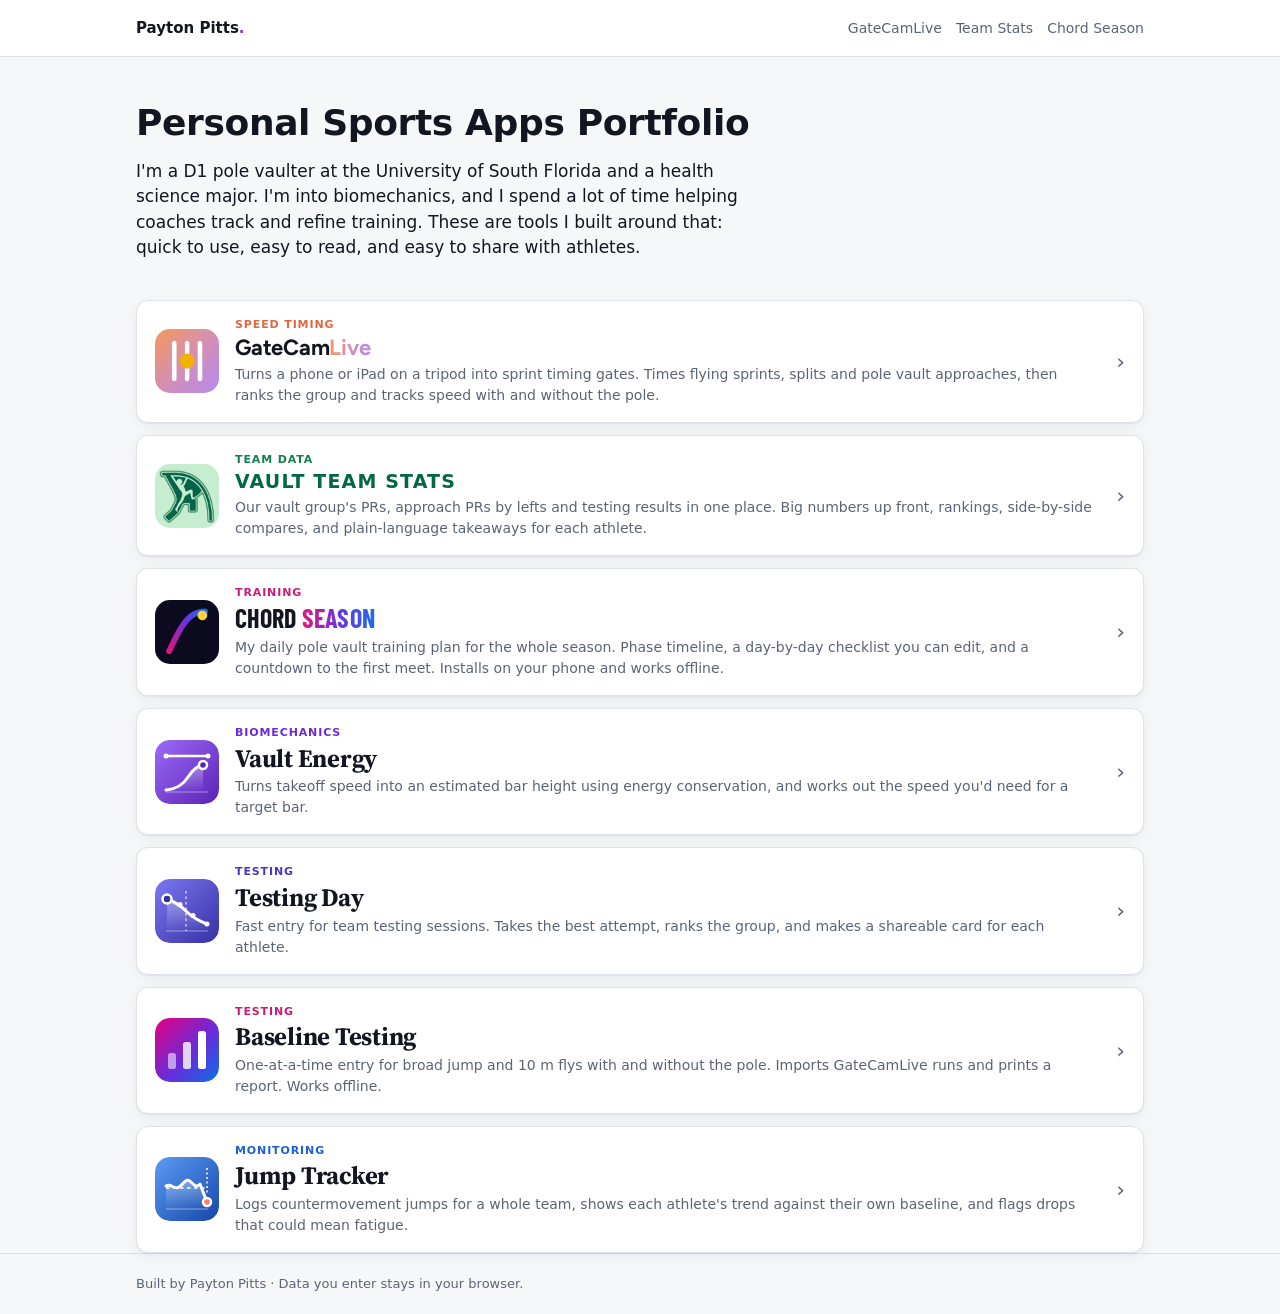
<file: index.html>
<!doctype html>
<html lang="en">
<head>
<meta charset="utf-8">
<meta name="viewport" content="width=device-width, initial-scale=1">
<title>Payton Pitts · Personal Sports Apps Portfolio</title>
<meta name="description" content="Sports performance apps by Payton Pitts, D1 pole vaulter at USF.">
<link rel="preconnect" href="https://fonts.googleapis.com">
<link rel="preconnect" href="https://fonts.gstatic.com" crossorigin>
<link rel="stylesheet" href="https://fonts.googleapis.com/css2?family=Figtree:wght@800&family=Barlow+Condensed:wght@700&family=Source+Serif+4:opsz,wght@8..60,600&display=swap">
<link rel="stylesheet" href="assets/style.css?v=3">
<style>
  .hero { padding: 44px 0 22px; }
  .hero p { max-width: 620px; font-size: 17px; }
  .apps { display: grid; gap: 12px; }
  .app {
    display: grid; grid-template-columns: 64px 1fr auto; gap: 16px; align-items: center;
    padding: 16px 18px; text-decoration: none; color: inherit;
    transition: border-color .15s, transform .15s;
  }
  .app:hover { border-color: var(--accent); transform: translateX(2px); }
  .app img, .app .ic { width: 64px; height: 64px; border-radius: 15px; display: block; }
  .app .ic { display: grid; place-items: center; background: linear-gradient(135deg, #8b5cf6, #6d28d9); }
  .app .ic svg { width: 32px; height: 32px; stroke: #fff; fill: none; stroke-width: 2; stroke-linecap: round; stroke-linejoin: round; }
  /* the three lab apps share the serif title used inside them, each in its own accent */
  .wm-lab { font-family: "Source Serif 4", Georgia, serif; font-weight: 600; letter-spacing: -.01em; font-size: 25px !important; }
  .t-coral { --app: #e2663f; } .t-green { --app: #13804f; } .t-pink { --app: #c81d77; } .t-purple { --app: #6d28d9; } .t-indigo { --app: #4338ca; } .t-blue { --app: #1d5fd1; }
  @media (prefers-color-scheme: dark) { .t-coral { --app: #ff9a7a; } .t-green { --app: #4cc38a; } .t-pink { --app: #ff7ab8; } .t-purple { --app: #b49cff; } .t-indigo { --app: #a5adff; } .t-blue { --app: #7cb2ff; } }
  .app[class*="t-"] .tag, .app[class*="t-"]:hover .go { color: var(--app); }
  .app[class*="t-"]:hover { border-color: var(--app); }
  .app .meta { min-width: 0; }
  .app .tag { font-size: 11px; color: var(--accent); font-weight: 700; text-transform: uppercase; letter-spacing: .08em; }
  .app .name { font-size: 22px; line-height: 1.15; margin: 2px 0 4px; font-weight: 700; color: var(--text); }
  .app p { margin: 0; color: var(--muted); font-size: 14px; }
  .app .go { color: var(--muted); font-size: 22px; padding-left: 4px; }
  .app:hover .go { color: var(--accent); }

  /* each app's own wordmark */
  .wm-gatecam { font-family: "Figtree", system-ui, sans-serif; font-weight: 800; letter-spacing: -.01em; }
  .wm-gatecam em { font-style: normal; background: linear-gradient(100deg, #F59A5B, #D58FB3 50%, #B48BF2); -webkit-background-clip: text; background-clip: text; color: transparent; }
  .wm-team { font-family: system-ui, -apple-system, "Segoe UI", Roboto, sans-serif; font-weight: 800; text-transform: uppercase; letter-spacing: .06em; font-size: 19px !important; color: #006747 !important; }
  .wm-chord { font-family: "Barlow Condensed", "Arial Narrow", sans-serif; font-weight: 700; text-transform: uppercase; letter-spacing: .01em; font-size: 26px !important; }
  .wm-chord em { font-style: normal; background: linear-gradient(90deg, #e3167b, #6a35e0, #1f6cf0); -webkit-background-clip: text; background-clip: text; color: transparent; }
  @media (prefers-color-scheme: dark) {
    .wm-team { color: #34c784 !important; }
    .wm-chord em { background-image: linear-gradient(90deg, #ff4fa3, #9474ff, #4f9bff); }
  }
  @media (max-width: 560px) {
    .app { grid-template-columns: 52px 1fr; gap: 12px; padding: 14px; align-items: start; }
    .app img, .app .ic { width: 52px; height: 52px; border-radius: 12px; }
    .app .go { display: none; }
    .app .name { font-size: 20px; }
  }
</style>
</head>
<body>
<div class="topbar"><div class="wrap">
  <a class="brand" href="./">Payton Pitts<span>.</span></a>
  <nav>
    <a href="gatecam/">GateCamLive</a>
    <a href="team/">Team Stats</a>
    <a href="chord/">Chord Season</a>
  </nav>
</div></div>

<main class="wrap">
  <section class="hero">
    <h1>Personal Sports Apps Portfolio</h1>
    <p>I'm a D1 pole vaulter at the University of South Florida and a health science major. I'm into biomechanics, and I spend a lot of time helping coaches track and refine training. These are tools I built around that: quick to use, easy to read, and easy to share with athletes.</p>
  </section>

  <section class="apps">
    <a class="card app t-coral" href="gatecam/">
      <img src="gatecam/icon-180.png" alt="" width="64" height="64">
      <div class="meta">
        <div class="tag">Speed timing</div>
        <div class="name wm-gatecam">GateCam<em>Live</em></div>
        <p>Turns a phone or iPad on a tripod into sprint timing gates. Times flying sprints, splits and pole vault approaches, then ranks the group and tracks speed with and without the pole.</p>
      </div>
      <span class="go" aria-hidden="true">&rsaquo;</span>
    </a>

    <a class="card app t-green" href="team/">
      <img src="team/icon-192.png" alt="" width="64" height="64">
      <div class="meta">
        <div class="tag">Team data</div>
        <div class="name wm-team">Vault Team Stats</div>
        <p>Our vault group's PRs, approach PRs by lefts and testing results in one place. Big numbers up front, rankings, side-by-side compares, and plain-language takeaways for each athlete.</p>
      </div>
      <span class="go" aria-hidden="true">&rsaquo;</span>
    </a>

    <a class="card app t-pink" href="chord/">
      <img src="chord/icons/apple-touch-icon.png" alt="" width="64" height="64">
      <div class="meta">
        <div class="tag">Training</div>
        <div class="name wm-chord">Chord <em>Season</em></div>
        <p>My daily pole vault training plan for the whole season. Phase timeline, a day-by-day checklist you can edit, and a countdown to the first meet. Installs on your phone and works offline.</p>
      </div>
      <span class="go" aria-hidden="true">&rsaquo;</span>
    </a>

    <a class="card app t-purple" href="vault/">
      <img src="vault/icon.svg" alt="" width="64" height="64">
      <div class="meta">
        <div class="tag">Biomechanics</div>
        <div class="name wm-lab">Vault Energy</div>
        <p>Turns takeoff speed into an estimated bar height using energy conservation, and works out the speed you'd need for a target bar.</p>
      </div>
      <span class="go" aria-hidden="true">&rsaquo;</span>
    </a>

    <a class="card app t-indigo" href="testing/">
      <img src="testing/icon.svg" alt="" width="64" height="64">
      <div class="meta">
        <div class="tag">Testing</div>
        <div class="name wm-lab">Testing Day</div>
        <p>Fast entry for team testing sessions. Takes the best attempt, ranks the group, and makes a shareable card for each athlete.</p>
      </div>
      <span class="go" aria-hidden="true">&rsaquo;</span>
    </a>

    <a class="card app t-pink" href="baseline/">
      <img src="baseline/icon.svg" alt="" width="64" height="64">
      <div class="meta">
        <div class="tag">Testing</div>
        <div class="name wm-lab">Baseline Testing</div>
        <p>One-at-a-time entry for broad jump and 10 m flys with and without the pole. Imports GateCamLive runs and prints a report. Works offline.</p>
      </div>
      <span class="go" aria-hidden="true">&rsaquo;</span>
    </a>

    <a class="card app t-blue" href="jump/">
      <img src="jump/icon.svg" alt="" width="64" height="64">
      <div class="meta">
        <div class="tag">Monitoring</div>
        <div class="name wm-lab">Jump Tracker</div>
        <p>Logs countermovement jumps for a whole team, shows each athlete's trend against their own baseline, and flags drops that could mean fatigue.</p>
      </div>
      <span class="go" aria-hidden="true">&rsaquo;</span>
    </a>
  </section>
</main>

<footer class="site"><div class="wrap">
  Built by Payton Pitts · Data you enter stays in your browser.
</div></footer>
</body>
</html>
</file>
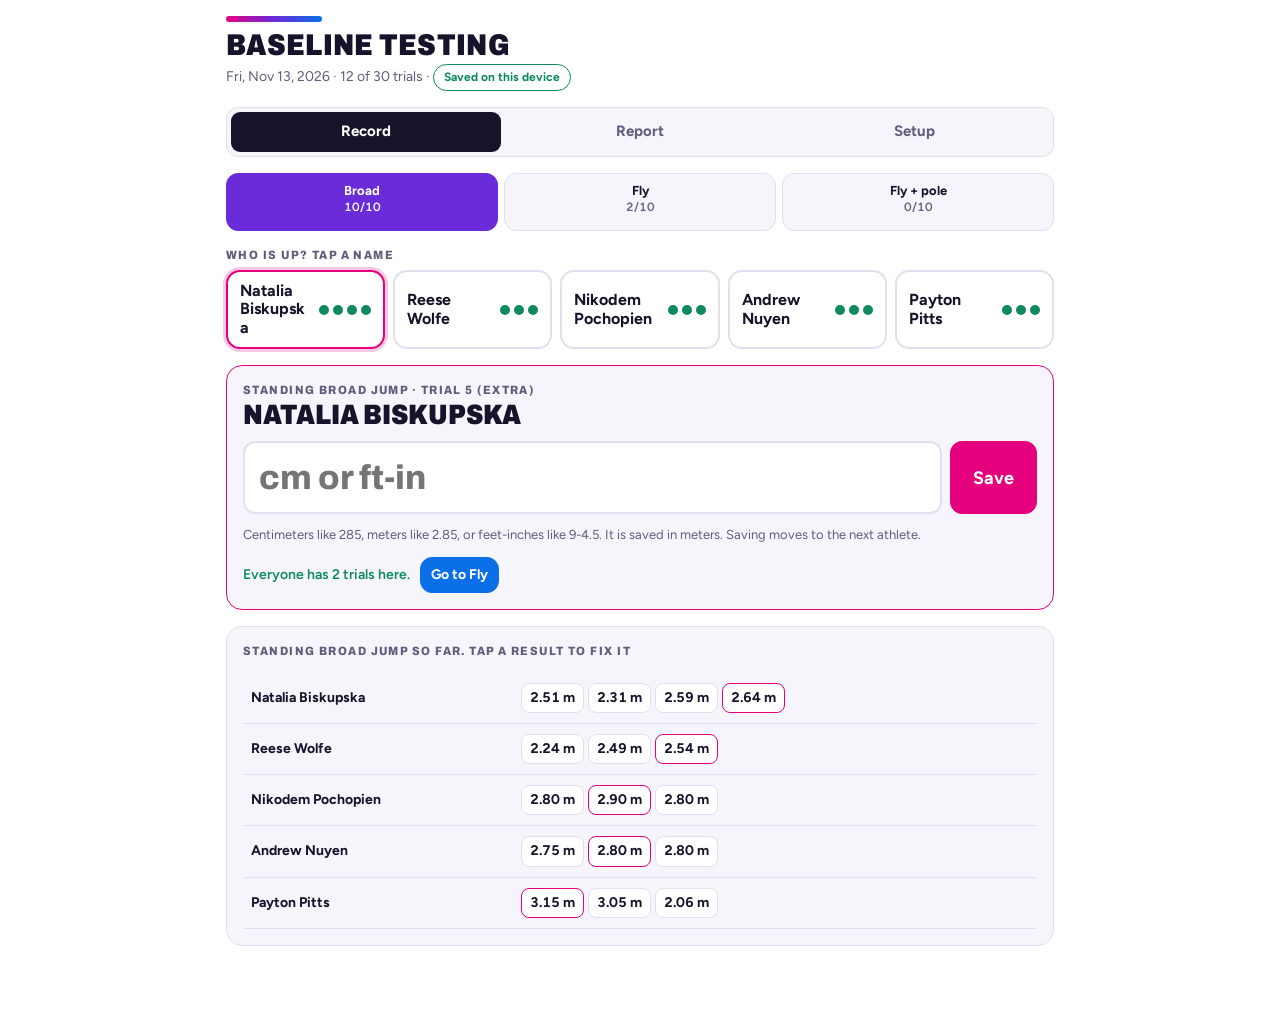
<file: baseline/index.html>
<!DOCTYPE html>
<html lang="en"><head><meta charset="utf-8"><meta name="viewport" content="width=device-width, initial-scale=1"><title>Baseline Testing</title><meta name="description" content="Record broad jump and 10 m fly baselines for the vault squad, import GateCamLive runs, and print a report."><meta name="theme-color" content="#6a2bd9"><meta name="apple-mobile-web-app-capable" content="yes"><meta name="apple-mobile-web-app-title" content="Baseline"><link rel="manifest" href="manifest.webmanifest"><link rel="icon" href="icon.svg" type="image/svg+xml"><link rel="apple-touch-icon" href="icon-180.png"><link rel="preconnect" href="https://fonts.googleapis.com"><link rel="preconnect" href="https://fonts.gstatic.com" crossorigin><link href="https://fonts.googleapis.com/css2?family=Archivo:wdth,wght@75..125,400..900&family=Figtree:wght@400;500;600;700&display=swap" rel="stylesheet"><style id="css">
/* Layout idea: phone-first single column. Record = one big entry card under a row of athlete chips.
   Report = one sheet per athlete, big numbers first, small charts beside them. */
:root{
  --bg:#ffffff; --card:#f6f5fb; --ink:#17132b; --muted:#625c7c; --line:#e2dff0;
  --pink:#e5007d; --purple:#6a2bd9; --blue:#0b6fe8; --ok:#0f8a5f; --warn:#b45309;
  --track:#e7e4f3; --on-accent:#ffffff;
  --display:"Archivo","Arial Narrow",system-ui,sans-serif;
  --body:"Figtree",system-ui,-apple-system,"Segoe UI",sans-serif;
}
@media (prefers-color-scheme: dark){
  :root:not([data-theme="light"]){
    color-scheme:dark;
    --bg:#0f0c1f; --card:#1a1632; --ink:#f3f1fb; --muted:#aaa4c6; --line:#2e2850;
    --pink:#ff4fa8; --purple:#a583ff; --blue:#59a6ff; --ok:#4fd6a4; --warn:#f5b55a;
    --track:#2a2448; --on-accent:#120f24;
  }
}
:root[data-theme="dark"]{
  color-scheme:dark;
  --bg:#0f0c1f; --card:#1a1632; --ink:#f3f1fb; --muted:#aaa4c6; --line:#2e2850;
  --pink:#ff4fa8; --purple:#a583ff; --blue:#59a6ff; --ok:#4fd6a4; --warn:#f5b55a;
  --track:#2a2448; --on-accent:#120f24;
}
*{box-sizing:border-box}
html,body{margin:0}
body{background:var(--bg);color:var(--ink);font-family:var(--body);font-size:16px;line-height:1.45;-webkit-text-size-adjust:100%}
button,input,select,textarea{font:inherit;color:inherit}
button{cursor:pointer}
:focus-visible{outline:3px solid var(--blue);outline-offset:2px}
.wrap{max-width:860px;margin:0 auto;padding:16px 16px 64px;display:flex;flex-direction:column;gap:16px}
.top{display:flex;flex-wrap:wrap;align-items:flex-end;gap:8px 16px;justify-content:space-between}
.brand{display:flex;flex-direction:column;gap:2px;min-width:0}
.stripe{height:6px;width:96px;border-radius:3px;background:linear-gradient(90deg,var(--pink),var(--purple),var(--blue))}
h1{font-family:var(--display);font-stretch:85%;font-weight:900;font-size:30px;line-height:1.05;margin:6px 0 0;text-transform:uppercase;letter-spacing:.01em;text-wrap:balance}
.sub{color:var(--muted);font-size:14px}
.tabs{display:flex;gap:4px;background:var(--card);padding:4px;border-radius:12px;border:1px solid var(--line)}
.tabs a{flex:1;text-align:center;padding:9px 14px;border-radius:9px;text-decoration:none;color:var(--muted);font-weight:700;font-size:15px}
.tabs a.on{background:var(--ink);color:var(--bg)}
.card{background:var(--card);border:1px solid var(--line);border-radius:16px;padding:16px;display:flex;flex-direction:column;gap:12px}
.eyebrow{font-family:var(--display);font-stretch:90%;font-weight:800;font-size:12px;letter-spacing:.12em;text-transform:uppercase;color:var(--muted)}
h2{font-family:var(--display);font-stretch:88%;font-weight:800;font-size:20px;margin:0;text-wrap:balance}
.tests{display:grid;grid-template-columns:repeat(3,1fr);gap:6px}
.tests button{border:1px solid var(--line);background:var(--card);border-radius:12px;padding:10px 4px;display:flex;flex-direction:column;align-items:center;gap:2px;font-weight:700;font-size:13px;line-height:1.15;min-height:58px}
.tests button small{font-weight:600;color:var(--muted);font-size:12px;font-variant-numeric:tabular-nums}
.tests button.on{background:var(--purple);border-color:var(--purple);color:var(--on-accent)}
.tests button.on small{color:var(--on-accent)}
.chips{display:grid;grid-template-columns:repeat(auto-fill,minmax(150px,1fr));gap:8px}
.chip{border:2px solid var(--line);background:var(--bg);border-radius:14px;padding:10px 12px;text-align:left;display:flex;align-items:center;justify-content:space-between;gap:8px;min-height:52px;font-weight:700}
.chip .nm{overflow-wrap:anywhere;line-height:1.15}
.chip.on{border-color:var(--pink);box-shadow:0 0 0 3px color-mix(in srgb,var(--pink) 22%,transparent)}
.chip.next:not(.on){border-style:dashed;border-color:var(--blue)}
.dots{display:flex;gap:4px;flex:none}
.dots i{width:10px;height:10px;border-radius:50%;border:2px solid var(--muted);display:block}
.dots i.f{background:var(--ok);border-color:var(--ok)}
.tag{font-size:11px;font-weight:800;letter-spacing:.06em;text-transform:uppercase;color:var(--blue)}
.entry{border-color:var(--pink)}
.who{font-family:var(--display);font-stretch:85%;font-weight:900;font-size:28px;line-height:1.05;text-transform:uppercase}
.row{display:flex;gap:8px;flex-wrap:wrap;align-items:stretch}
.big{flex:1 1 160px;min-width:0;font-family:var(--display);font-weight:800;font-size:34px;padding:10px 14px;border-radius:12px;border:2px solid var(--line);background:var(--bg);font-variant-numeric:tabular-nums}
.btn{border:1px solid var(--line);background:var(--bg);border-radius:12px;padding:10px 14px;font-weight:700;font-size:15px;min-height:44px}
.btn.pri{background:var(--pink);border-color:var(--pink);color:var(--on-accent);font-size:18px;padding:10px 22px}
.btn.blue{background:var(--blue);border-color:var(--blue);color:var(--on-accent)}
.btn.danger{color:var(--pink)}
.btn.sm{min-height:36px;padding:6px 10px;font-size:14px}
.hint{color:var(--muted);font-size:13px}
.msg{font-size:14px;font-weight:600;display:flex;gap:10px;align-items:center;flex-wrap:wrap}
.msg.ok{color:var(--ok)} .msg.warn{color:var(--warn)}
.scroll{overflow-x:auto}
table{border-collapse:collapse;width:100%;font-size:14px}
th,td{padding:8px 8px;text-align:left;border-bottom:1px solid var(--line);vertical-align:middle}
th{font-size:12px;letter-spacing:.06em;text-transform:uppercase;color:var(--muted)}
td.n,th.n{font-variant-numeric:tabular-nums}
.val{border:1px solid var(--line);background:var(--bg);border-radius:8px;padding:4px 8px;font-weight:700;font-variant-numeric:tabular-nums;margin:2px 4px 2px 0}
.val.best{border-color:var(--pink)}
.pill{display:inline-flex;align-items:center;gap:6px;border-radius:999px;padding:4px 10px;font-size:12px;font-weight:700;border:1px solid var(--line);color:var(--muted)}
.pill.ok{color:var(--ok);border-color:var(--ok)} .pill.warn{color:var(--warn);border-color:var(--warn)}
.field{display:flex;flex-direction:column;gap:4px;font-size:13px;font-weight:600;color:var(--muted);flex:1 1 150px;min-width:0}
.field input,.field select,textarea{padding:9px 10px;border-radius:10px;border:1px solid var(--line);background:var(--bg);color:var(--ink);font-weight:600;min-width:0;width:100%}
textarea{min-height:110px;font-family:ui-monospace,Menlo,monospace;font-size:12px}
.rost{display:flex;flex-direction:column;gap:6px}
.rost .r{display:flex;gap:6px;align-items:center}
.rost .r input{flex:1;min-width:0;padding:9px 10px;border-radius:10px;border:1px solid var(--line);background:var(--bg);font-weight:600}
.modal{position:fixed;inset:0;background:rgba(10,8,24,.55);display:flex;align-items:center;justify-content:center;padding:16px;z-index:10}
.modal .card{width:100%;max-width:380px;background:var(--bg)}
.imp .irow{display:grid;grid-template-columns:auto 1fr;gap:4px 10px;align-items:center;padding:8px 0;border-bottom:1px solid var(--line)}
.imp .irow select{padding:6px 8px;border-radius:8px;border:1px solid var(--line);background:var(--bg);max-width:100%}
.imp .meta{grid-column:2;font-size:13px;color:var(--muted)}
.imp input[type=checkbox]{width:22px;height:22px;accent-color:var(--pink)}

/* ---------- report ---------- */
.report{display:flex;flex-direction:column;gap:16px}
.rhead{display:flex;flex-wrap:wrap;gap:12px 24px;align-items:center;justify-content:space-between}
.tiles{display:grid;grid-template-columns:repeat(auto-fit,minmax(120px,1fr));gap:8px}
.tile{background:var(--bg);border:1px solid var(--line);border-radius:12px;padding:10px 12px;display:flex;flex-direction:column;gap:2px;min-width:0}
.tile b{font-family:var(--display);font-stretch:88%;font-weight:900;font-size:26px;line-height:1.05;font-variant-numeric:tabular-nums}
.tile span{font-size:12px;color:var(--muted);font-weight:600}
.tile em{font-style:normal;font-size:12px;color:var(--muted)}
.acard{background:var(--card);border:1px solid var(--line);border-radius:18px;padding:16px;display:flex;flex-direction:column;gap:14px;break-inside:avoid}
.aname{display:flex;justify-content:space-between;align-items:flex-end;gap:12px;flex-wrap:wrap;border-bottom:3px solid transparent;border-image:linear-gradient(90deg,var(--pink),var(--purple),var(--blue)) 1;padding-bottom:8px}
.aname h3{font-family:var(--display);font-stretch:82%;font-weight:900;font-size:30px;line-height:1;margin:0;text-transform:uppercase;overflow-wrap:anywhere}
.tgrid{display:grid;grid-template-columns:repeat(auto-fit,minmax(230px,1fr));gap:10px}
.tb{background:var(--bg);border:1px solid var(--line);border-radius:14px;padding:12px;display:flex;flex-direction:column;gap:6px;min-width:0}
.tb .bigv{font-family:var(--display);font-stretch:86%;font-weight:900;font-size:36px;line-height:1;font-variant-numeric:tabular-nums}
.tb .bigv small{font-size:16px;font-weight:700;color:var(--muted);margin-left:4px}
.tb .alt{font-size:13px;color:var(--muted);font-weight:600}
.tb.c-pink .bigv{color:var(--pink)} .tb.c-purple .bigv{color:var(--purple)} .tb.c-blue .bigv{color:var(--blue)}
.viz{display:grid;grid-template-columns:repeat(auto-fit,minmax(200px,1fr));gap:10px}
.vz{background:var(--bg);border:1px solid var(--line);border-radius:14px;padding:12px;display:flex;flex-direction:column;gap:6px;align-items:stretch;min-width:0}
.vz svg{width:100%;height:auto;display:block;max-height:190px}
.leg{display:flex;gap:12px;flex-wrap:wrap;font-size:12px;font-weight:600;color:var(--muted)}
.leg i{display:inline-block;width:10px;height:10px;border-radius:3px;margin-right:5px}
svg text{font-family:var(--body);fill:var(--ink)}
svg .mut{fill:var(--muted)}
svg .dsp{font-family:var(--display);font-weight:900}
.s-pink{stroke:var(--pink)} .s-purple{stroke:var(--purple)} .s-blue{stroke:var(--blue)} .s-track{stroke:var(--track)}
.f-pink{fill:var(--pink)} .f-purple{fill:var(--purple)} .f-blue{fill:var(--blue)} .f-track{fill:var(--track)}
.banner{border:2px dashed var(--warn);color:var(--warn);border-radius:12px;padding:10px 12px;font-weight:700;font-size:14px}
.empty{color:var(--muted);font-size:14px}
.standalone{padding:20px}
.standalone .report{max-width:860px;margin:0 auto}

@media (max-width:420px){ h1{font-size:25px} .who{font-size:24px} .tests button{font-size:12px} }
@media print{
  :root:root:root{ color-scheme:light;
    --bg:#ffffff; --card:#ffffff; --ink:#17132b; --muted:#555070; --line:#cfcbe2;
    --pink:#e5007d; --purple:#6a2bd9; --blue:#0b6fe8; --ok:#0f8a5f; --warn:#b45309; --track:#e7e4f3; --on-accent:#ffffff; }
  .noprint{display:none !important}
  .wrap{max-width:none;padding:0}
  .standalone{padding:0}
  body{font-size:12px}
  .acard{break-before:page;border:none;padding:0}
  .scroll{overflow:visible}
  *{-webkit-print-color-adjust:exact;print-color-adjust:exact}
}
@media (prefers-reduced-motion:no-preference){ .chip,.btn,.tests button{transition:border-color .12s,background .12s} }
</style></head><body><div id="app"></div><script id="seed" type="application/json">{"v":1,"updatedAt":0,"date":"2026-11-13","location":"","units":"in","roster":[{"id":"a1","name":"Natalia Biskupska"},{"id":"a2","name":"Reese Wolfe"},{"id":"a3","name":"Nikodem Pochopien"},{"id":"a4","name":"Andrew Nuyen"},{"id":"a5","name":"Payton Pitts"}],"results":{},"cur":{"test":"bj","ath":"a1"},"preload":[{"id":"bj-2026-11-13","test":"bj","rows":[{"id":"a1","name":"Natalia Biskupska","v":[99,91,102,104]},{"id":"a2","name":"Reese Wolfe","v":[88,98,100]},{"id":"a4","name":"Andrew Nuyen","v":[108.2677,110.2362,110.2362]},{"id":"a5","name":"Payton Pitts","v":[124.0157,120.0787,81.1024]},{"id":"a3","name":"Nikodem Pochopien","v":[110.2362,114.1732,110.2362]}]},{"id":"fly-payton-2026-11-06","test":"fly","rows":[{"id":"a5","name":"Payton Pitts","v":[{"v":1.03,"seg":10,"top":10.5,"gates":"30: 0 | 35: 0.56 | 40: 1.03","src":"gatecam","key":"gcl-1106-pp-1"},{"v":1.06,"seg":10,"top":9.5,"gates":"30: 0 | 35: 0.52 | 40: 1.06","src":"gatecam","key":"gcl-1106-pp-2"},{"v":1.08,"seg":10,"top":9.3,"gates":"30: 0 | 35: 0.54 | 40: 1.08","src":"gatecam","key":"gcl-1106-pp-3"}]}]}]}</script><script id="appjs">
"use strict";
var HEAD = '<meta charset="utf-8"><meta name="viewport" content="width=device-width, initial-scale=1"><title>Vault Squad Baseline Testing</title><link rel="preconnect" href="https://fonts.googleapis.com"><link rel="preconnect" href="https://fonts.gstatic.com" crossorigin><link href="https://fonts.googleapis.com/css2?family=Archivo:wdth,wght@75..125,400..900&family=Figtree:wght@400;500;600;700&display=swap" rel="stylesheet">';
var LS_KEY = 'vault-baseline-v1';
var PLANNED = 2;
var TESTS = [
  {id:'bj',   name:'Standing broad jump',  short:'Broad',      kind:'jump', color:'purple'},
  {id:'fly',  name:'10 m fly, no pole',    short:'Fly',        kind:'time', color:'blue'},
  {id:'flyp', name:'10 m fly, with pole',  short:'Fly + pole', kind:'time', color:'pink'}
];
var G = 9.81, MPH = 2.23694;
var S = null, SEED_AT = 0;
var STANDALONE = (typeof window!=='undefined') && !window.claude;
var HOMEAPP = (typeof navigator!=='undefined') && navigator.standalone===true;
var CAN_SHARE = (typeof navigator!=='undefined') && typeof navigator.share==='function' && typeof File==='function';
var ui = {view:'record', msg:null, warnKey:null, edit:null, imp:null, confirm:null, artifact:null, downloads:null, busy:false, paste:false};

/* ---------- helpers ---------- */
function esc(s){ return String(s==null?'':s).replace(/[&<>"']/g,function(c){return {'&':'&amp;','<':'&lt;','>':'&gt;','"':'&quot;',"'":'&#39;'}[c];}); }
function testById(id){ for(var i=0;i<TESTS.length;i++) if(TESTS[i].id===id) return TESTS[i]; return TESTS[0]; }
function athById(id){ for(var i=0;i<S.roster.length;i++) if(S.roster[i].id===id) return S.roster[i]; return null; }
function trials(aid,tid){ var r=S.results[aid]; return (r&&r[tid])||[]; }
function trim(n,d){ return String(parseFloat(n.toFixed(d))); }
function segOf(tr){ return tr.seg>0?tr.seg:10; }
function speedOf(tr){ return segOf(tr)/tr.v; }
function bestTrial(aid,tid){
  var t=trials(aid,tid), k=testById(tid).kind, b=null;
  for(var i=0;i<t.length;i++){
    if(!b) b=t[i];
    else if(k==='jump' ? t[i].v>b.v : speedOf(t[i])>speedOf(b)) b=t[i];
  }
  return b;
}
function ftIn(inches){ var f=Math.floor(inches/12), r=inches-f*12; if(parseFloat(r.toFixed(1))>=12){f++;r=0;} return f+"' "+trim(r,1)+'"'; }
function fmtVal(tid,v){
  var t=testById(tid);
  if(t.kind==='time') return v.toFixed(2)+' s';
  return (v*0.0254).toFixed(2)+' m';
}
function rawVal(tid,v){
  var t=testById(tid);
  if(t.kind==='time') return trim(v,3);
  return trim(v*2.54,1);
}
function parseEntry(tid,str){
  var t=testById(tid), s=String(str||'').trim().replace(',','.');
  if(!s) return {err:'Type a result first.'};
  if(t.kind==='time'){
    var x=parseFloat(s.replace(/s$/i,''));
    if(!isFinite(x)||x<=0||!/^\d*\.?\d+\s*s?$/i.test(s)) return {err:'Type the time in seconds, like 2.31.'};
    return {v:x, odd:(x<0.8||x>3)};
  }
  var v=null, m, BAD='Type centimeters like 285, meters like 2.85, or feet-inches like 9-4.5.';
  if((m=s.match(/^(\d*\.?\d+)\s*cm$/i))) v=parseFloat(m[1])/2.54;
  else if((m=s.match(/^(\d*\.?\d+)\s*m$/i))) v=parseFloat(m[1])/0.0254;
  else if((m=s.match(/^(\d*\.?\d+)\s*(?:"|in)$/i))) v=parseFloat(m[1]);
  else if((m=s.match(/^(\d+)\s*(?:'|ft|feet|-|\s)\s*(\d*\.?\d+)?\s*(?:"|in)?$/i))) v=parseInt(m[1],10)*12+(m[2]?parseFloat(m[2]):0);
  else if(/^\d*\.?\d+$/.test(s)){
    var x2=parseFloat(s);
    if(x2>=30) v=x2/2.54;            /* plain number: centimeters */
    else if(x2<4) v=x2/0.0254;       /* small number: meters */
    else return {err:'For feet type feet-inches like '+Math.floor(x2)+'-0. Centimeters look like 285.'};
  }
  else return {err:BAD};
  if(!isFinite(v)||v<=0) return {err:BAD};
  return {v:v, odd:(v<40||v>150)};
}
function countDone(tid){ var n=0; S.roster.forEach(function(a){ n+=Math.min(trials(a.id,tid).length,PLANNED); }); return n; }
function totalRecorded(){ var n=0; TESTS.forEach(function(t){ n+=countDone(t.id); }); return n; }
function anyTrials(){ for(var k in S.results){ var r=S.results[k]; for(var t in r) if(r[t]&&r[t].length) return true; } return false; }
function nextAthlete(tid, afterId){
  var n=S.roster.length; if(!n) return null;
  var start=0; for(var i=0;i<n;i++) if(S.roster[i].id===afterId) start=i+1;
  var minC=Infinity; S.roster.forEach(function(a){ minC=Math.min(minC,trials(a.id,tid).length); });
  for(var j=0;j<n;j++){ var a=S.roster[(start+j)%n]; if(trials(a.id,tid).length===minC) return a.id; }
  return S.roster[start%n].id;
}
function niceDate(d){
  var m=/^(\d{4})-(\d{2})-(\d{2})$/.exec(d||''); if(!m) return d||'';
  var dt=new Date(+m[1],+m[2]-1,+m[3]);
  return ['Sun','Mon','Tue','Wed','Thu','Fri','Sat'][dt.getDay()]+', '+['Jan','Feb','Mar','Apr','May','Jun','Jul','Aug','Sep','Oct','Nov','Dec'][dt.getMonth()]+' '+dt.getDate()+', '+dt.getFullYear();
}

/* ---------- GateCamLive CSV ---------- */
function parseCSV(text){
  var rows=[], row=[], cur='', q=false, i=0, c;
  text=String(text||'').replace(/^﻿/,'');
  for(;i<text.length;i++){
    c=text[i];
    if(q){ if(c==='"'){ if(text[i+1]==='"'){cur+='"';i++;} else q=false; } else cur+=c; }
    else if(c==='"') q=true;
    else if(c===','){ row.push(cur); cur=''; }
    else if(c==='\n'||c==='\r'){ if(c==='\r'&&text[i+1]==='\n') i++; row.push(cur); cur=''; if(row.length>1||row[0]!=='') rows.push(row); row=[]; }
    else cur+=c;
  }
  row.push(cur); if(row.length>1||row[0]!=='') rows.push(row);
  return rows;
}
function normName(s){ return String(s||'').toLowerCase().replace(/[^a-z0-9 ]/g,' ').replace(/\s+/g,' ').trim(); }
function matchAthlete(name){
  var n=normName(name), i, hits;
  if(!n) return null;
  for(i=0;i<S.roster.length;i++) if(normName(S.roster[i].name)===n) return S.roster[i].id;
  var parts=n.split(' ');
  hits=S.roster.filter(function(a){ var p=normName(a.name).split(' '); return parts.some(function(x){ return x.length>1&&p.indexOf(x)>=0; }); });
  return hits.length===1?hits[0].id:null;
}
function gateSplits(gstr){
  var pts=[]; String(gstr||'').split('|').forEach(function(p){ var m=/(-?\d*\.?\d+)\s*:\s*(-?\d*\.?\d+)/.exec(p); if(m) pts.push({d:parseFloat(m[1]),t:parseFloat(m[2])}); });
  pts.sort(function(a,b){return a.d-b.d;});
  var out=[]; for(var i=1;i<pts.length;i++){ var dd=pts[i].d-pts[i-1].d, dt=pts[i].t-pts[i-1].t; if(dd>0&&dt>0) out.push({from:pts[i-1].d,to:pts[i].d,v:dd/dt}); }
  return out;
}
function parseGateCam(text){
  var rows=parseCSV(text); if(rows.length<2) return {err:'That file has no runs in it.'};
  var head=rows[0].map(function(h){return h.toLowerCase().trim();});
  function col(prefix){ for(var i=0;i<head.length;i++) if(head[i].indexOf(prefix)===0) return i; return -1; }
  var cA=col('athlete'), cR=col('result'), cP=col('pole'), cE=col('event'), cD=col('date'), cT=col('time'), cS=col('segment'), cV=col('top speed (m/s)'), cG=col('gate times');
  if(cA<0||cR<0) return {err:'This does not look like a GateCamLive export. It needs Athlete and Result (s) columns.'};
  var out=[];
  for(var i=1;i<rows.length;i++){
    var r=rows[i], t=parseFloat(r[cR]); if(!isFinite(t)||t<=0) continue;
    var ev=cE>=0?r[cE]:'', pole=cP>=0&&/^\s*(yes|y|true|1)/i.test(r[cP]||'');
    var seg=10, sm=cS>=0?String(r[cS]||'').match(/\d*\.?\d+/g):null;
    if(sm&&sm.length>=2) seg=Math.abs(parseFloat(sm[1])-parseFloat(sm[0]))||10; else if(sm&&sm.length===1) seg=parseFloat(sm[0])||10;
    var top=cV>=0?parseFloat(r[cV]):NaN;
    var name=(r[cA]||'').trim();
    var key=[cD>=0?r[cD]:'',cT>=0?r[cT]:'',normName(name),t.toFixed(3),pole?'p':'n'].join('|');
    out.push({name:name, v:t, pole:pole, event:ev, seg:seg, segText:cS>=0?r[cS]:'', top:isFinite(top)?top:null, gates:cG>=0?(r[cG]||''):'', when:((cD>=0?r[cD]:'')+' '+(cT>=0?r[cT]:'')).trim(), key:key, ath:matchAthlete(name), isFly:/fly/i.test(ev)||!ev});
  }
  if(!out.length) return {err:'No timed runs found in that file.'};
  var anyFly=out.some(function(x){return x.isFly;});
  var have={}; S.roster.forEach(function(a){ ['fly','flyp'].forEach(function(t){ trials(a.id,t).forEach(function(tr){ if(tr.key) have[tr.key]=1; }); }); });
  out.forEach(function(x){ x.dup=!!have[x.key]; x.on=!x.dup&&(anyFly?x.isFly:true); x.target=x.ath||(x.name?'new':'skip'); });
  return {rows:out};
}

/* ---------- storage ---------- */
function persist(){
  S.updatedAt=Date.now();
  try{ localStorage.setItem(LS_KEY, JSON.stringify(S)); }catch(e){}
}
function load(){
  var seed={}; try{ seed=JSON.parse(document.getElementById('seed').textContent); }catch(e){}
  SEED_AT=seed.updatedAt||0;
  var local=null; try{ local=JSON.parse(localStorage.getItem(LS_KEY)||'null'); }catch(e){}
  S=(local&&local.roster&&(local.updatedAt||0)>=SEED_AT)?local:seed;
  if(!S.results) S.results={}; if(!S.cur) S.cur={test:'bj',ath:null};
  if(!TESTS.some(function(t){return t.id===S.cur.test;})) S.cur.test='bj';
  applyPreloads(seed.preload);
  delete S.preload;
  if(!athById(S.cur.ath)) S.cur.ath=S.roster.length?S.roster[0].id:null;
}
/* results typed in for the user ahead of time: added once, on top of whatever is already on the device */
function applyPreloads(list){
  var changed=false;
  (list||[]).forEach(function(p){
    if(!S.applied) S.applied=[];
    if(S.applied.indexOf(p.id)>=0) return;
    p.rows.forEach(function(r){
      var a=athById(r.id), i;
      if(!a) for(i=0;i<S.roster.length;i++) if(normName(S.roster[i].name)===normName(r.name)) a=S.roster[i];
      if(!a){ a={id:r.id,name:r.name}; S.roster.push(a); }
      if(!S.results[a.id]) S.results[a.id]={};
      if(!S.results[a.id][p.test]) S.results[a.id][p.test]=[];
      r.v.forEach(function(v){ var o=(typeof v==='object')?v:{v:v,src:'manual'}; o.ts=Date.now(); S.results[a.id][p.test].push(o); });
    });
    S.applied.push(p.id); changed=true;
  });
  if(changed) persist();
}
function buildDoc(){
  var json=JSON.stringify(S).replace(/</g,'\\u003c');
  return '<!DOCTYPE html>\n<html lang="en"><head>'+HEAD+'<style id="css">'+document.getElementById('css').textContent+'</style></head><body><div id="app"></div><script id="seed" type="application/json">'+json+'</scr'+'ipt><script id="appjs">'+document.getElementById('appjs').textContent+'</scr'+'ipt></body></html>';
}

/* ---------- charts (inline SVG) ---------- */
function barChart(items,color){
  var max=0; items.forEach(function(it){ if(it.value>max) max=it.value; });
  var h=items.length*26+4, s='<svg viewBox="0 0 300 '+h+'" role="img" aria-label="Trials">';
  items.forEach(function(it,i){
    var y=i*26+4, w=max>0?Math.max(2,it.value/max*150):2;
    s+='<text x="0" y="'+(y+14)+'" font-size="12" class="mut">'+esc(it.label)+'</text>';
    s+='<rect x="52" y="'+y+'" width="150" height="18" rx="5" class="f-track"/>';
    s+='<rect x="52" y="'+y+'" width="'+w.toFixed(1)+'" height="18" rx="5" class="f-'+color+'" opacity="'+(it.best?1:.45)+'"/>';
    s+='<text x="208" y="'+(y+14)+'" font-size="12" font-weight="'+(it.best?800:600)+'">'+esc(it.text)+(it.best&&items.length>1?' ★':'')+'</text>';
  });
  return s+'</svg>';
}
function gauge(vNo,vPole){
  /* two straight bars on one shared 0 to 12 m/s scale, so equal speeds are equal lengths */
  var MAXV=12, X0=62, W=176;
  var s='<svg viewBox="0 0 300 104" role="img" aria-label="Fly speed with and without the pole, on a scale from 0 to 12 meters per second">';
  [0,4,8,12].forEach(function(t){ var x=X0+t/MAXV*W; s+='<line x1="'+x+'" y1="8" x2="'+x+'" y2="76" stroke-width="1" class="s-track"/><text x="'+x+'" y="90" font-size="10" text-anchor="middle" class="mut">'+t+'</text>'; });
  s+='<text x="'+(X0+W+8)+'" y="90" font-size="10" class="mut">m/s</text>';
  [['No pole',vNo,'blue',14],['With pole',vPole,'pink',46]].forEach(function(r){
    s+='<text x="0" y="'+(r[3]+16)+'" font-size="12" class="mut">'+r[0]+'</text>';
    if(r[1]){ var w=Math.min(1,r[1]/MAXV)*W; s+='<rect x="'+X0+'" y="'+r[3]+'" width="'+w.toFixed(1)+'" height="22" rx="5" class="f-'+r[2]+'"/><text x="'+(X0+w+6).toFixed(1)+'" y="'+(r[3]+16)+'" font-size="13" font-weight="800">'+r[1].toFixed(2)+'</text>'; }
    else s+='<text x="'+(X0+6)+'" y="'+(r[3]+16)+'" font-size="12" class="mut">not tested</text>';
  });
  return s+'</svg>';
}
function ring(pct){
  var C=2*Math.PI*40, f=Math.max(0,Math.min(1,pct/100));
  return '<svg viewBox="0 0 180 112" role="img" aria-label="Pole carryover '+pct.toFixed(0)+' percent">'
   +'<circle cx="90" cy="56" r="40" fill="none" stroke-width="12" class="s-track"/>'
   +'<circle cx="90" cy="56" r="40" fill="none" stroke-width="12" stroke-linecap="round" class="s-purple" stroke-dasharray="'+(C*f).toFixed(1)+' '+C.toFixed(1)+'" transform="rotate(-90 90 56)"/>'
   +'<text x="90" y="62" text-anchor="middle" font-size="17" class="dsp">'+pct.toFixed(1)+'%</text></svg>';
}
function splitChart(series){
  var lo=Infinity, hi=-Infinity, maxD=-Infinity, minD=Infinity;
  series.forEach(function(sr){ sr.pts.forEach(function(p){ lo=Math.min(lo,p.v); hi=Math.max(hi,p.v); minD=Math.min(minD,p.from); maxD=Math.max(maxD,p.to); }); });
  if(hi-lo<0.4){ var mid=(hi+lo)/2; lo=mid-0.2; hi=mid+0.2; }
  var pad=(hi-lo)*0.25; lo-=pad; hi+=pad;
  function X(d){ return 30+(d-minD)/(maxD-minD||1)*250; }
  function Y(v){ return 100-(v-lo)/(hi-lo)*80; }
  var s='<svg viewBox="0 0 300 130" role="img" aria-label="Speed through each gate segment">';
  s+='<line x1="30" y1="100" x2="280" y2="100" stroke-width="1" class="s-track"/>';
  var ticks={}; series.forEach(function(sr){ sr.pts.forEach(function(p){ ticks[p.from]=1; ticks[p.to]=1; }); });
  Object.keys(ticks).forEach(function(d){ s+='<line x1="'+X(+d).toFixed(1)+'" y1="20" x2="'+X(+d).toFixed(1)+'" y2="100" stroke-width="1" stroke-dasharray="2 3" class="s-track"/><text x="'+X(+d).toFixed(1)+'" y="114" font-size="10" text-anchor="middle" class="mut">'+trim(+d,1)+' m</text>'; });
  series.forEach(function(sr,si){
    var d='', dots='';
    sr.pts.forEach(function(p,i){ var x=X((p.from+p.to)/2), y=Y(p.v); d+=(i?' L ':'M ')+x.toFixed(1)+' '+y.toFixed(1);
      dots+='<circle cx="'+x.toFixed(1)+'" cy="'+y.toFixed(1)+'" r="4" class="f-'+sr.color+'"/><text x="'+x.toFixed(1)+'" y="'+(y+(si?16:-8)).toFixed(1)+'" font-size="10" font-weight="700" text-anchor="middle">'+p.v.toFixed(1)+'</text>'; });
    s+='<path d="'+d+'" fill="none" stroke-width="2.5" stroke-linejoin="round" class="s-'+sr.color+'"/>'+dots;
  });
  s+='<text x="30" y="126" font-size="10" class="mut">Speed in m/s between gates</text>';
  return s+'</svg>';
}

/* ---------- report ---------- */
function athleteCard(a){
  var h='', done=0; TESTS.forEach(function(t){ done+=Math.min(trials(a.id,t.id).length,PLANNED); });
  h+='<section class="acard"><div class="aname"><h3>'+esc(a.name)+'</h3><span class="pill '+(done>=TESTS.length*PLANNED?'ok':'')+'">'+done+' of '+(TESTS.length*PLANNED)+' trials</span></div>';
  h+='<div class="tgrid">';
  TESTS.forEach(function(t){
    var tr=trials(a.id,t.id), b=bestTrial(a.id,t.id);
    h+='<div class="tb c-'+t.color+'"><div class="eyebrow">'+esc(t.name)+'</div>';
    if(!b){ h+='<div class="empty">Not tested yet</div></div>'; return; }
    if(t.kind==='jump'){
      h+='<div class="bigv">'+(b.v*0.0254).toFixed(2)+'<small>m</small></div><div class="alt">'+(b.v*2.54).toFixed(1)+' cm · '+esc(ftIn(b.v))+'</div>';
    } else {
      var v=speedOf(b);
      h+='<div class="bigv">'+b.v.toFixed(2)+'<small>s</small></div><div class="alt">'+v.toFixed(2)+' m/s · '+(v*MPH).toFixed(1)+' mph · '+(v*3.6).toFixed(1)+' km/h'+(segOf(b)!==10?' · timed over '+trim(segOf(b),1)+' m':'')+'</div>';
    }
    h+=barChart(tr.map(function(x,i){ return {label:'Trial '+(i+1), value:t.kind==='jump'?x.v:speedOf(x), text:t.kind==='jump'?fmtVal(t.id,x.v):x.v.toFixed(2)+' s', best:x===b}; }),t.color);
    if(tr.length>1){
      var vals=tr.map(function(x){return x.v;}), spread=Math.max.apply(null,vals)-Math.min.apply(null,vals);
      h+='<div class="alt">Trials within '+(t.kind==='time'?spread.toFixed(2)+' s':(spread*2.54).toFixed(1)+' cm')+'</div>';
    }
    h+='</div>';
  });
  h+='</div>';

  var bj=bestTrial(a.id,'bj'), f=bestTrial(a.id,'fly'), fp=bestTrial(a.id,'flyp');
  var tiles='';
  function tile(big,label,note){ tiles+='<div class="tile"><span>'+label+'</span><b>'+big+'</b>'+(note?'<em>'+note+'</em>':'')+'</div>'; }
  if(bj){ var vb0=Math.sqrt(G*bj.v*0.0254); tile(vb0.toFixed(2)+' m/s','Broad jump launch speed','Lowest takeoff speed that covers it'); }
  if(f&&fp){ var a1=speedOf(f), a2=speedOf(fp); tile((a2/a1*100).toFixed(1)+'%','Pole carryover','Speed kept while carrying'); tile((Math.abs(a1-a2)<0.005?'':(a1-a2>=0?'−':'+'))+Math.abs(a1-a2).toFixed(2)+' m/s','Speed change with pole',(fp.v-f.v>=0?'+':'−')+Math.abs(fp.v-f.v).toFixed(2)+' s over 10 m'); }
  var fb=fp||f; if(fb){ var vb=speedOf(fb); tile((vb*MPH).toFixed(1)+' mph',fp?'Runway speed with pole':'Runway speed',vb.toFixed(2)+' m/s · '+(vb*3.6).toFixed(1)+' km/h'); }
  if(tiles) h+='<div><div class="eyebrow" style="margin-bottom:6px">Cool stats</div><div class="tiles">'+tiles+'</div></div>';

  var viz='';
  if(f||fp){
    viz+='<div class="vz"><div class="eyebrow">Fly speed</div>'+gauge(f?speedOf(f):0,fp?speedOf(fp):0)+'<div class="leg"><span>Average speed through the 10 m zone, best run</span></div></div>';
  }
  if(f&&fp) viz+='<div class="vz"><div class="eyebrow">Pole carryover</div>'+ring(speedOf(fp)/speedOf(f)*100)+'<div class="leg"><span>Share of no-pole speed kept with the pole</span></div></div>';
  var series=[];
  [['fly','blue','No pole'],['flyp','pink','With pole']].forEach(function(x){ var b=bestTrial(a.id,x[0]); if(b&&b.gates){ var p=gateSplits(b.gates); if(p.length>=2) series.push({pts:p,color:x[1],name:x[2]}); } });
  if(series.length) viz+='<div class="vz"><div class="eyebrow">GateCamLive splits, best run</div>'+splitChart(series)+'<div class="leg">'+series.map(function(sr){return '<span><i class="f-'+sr.color+'"></i>'+sr.name+'</span>';}).join('')+'</div></div>';
  if(viz) h+='<div class="viz">'+viz+'</div>';
  return h+'</section>';
}
function reportHTML(){
  var planned=S.roster.length*TESTS.length*PLANNED, rec=totalRecorded(), h='';
  h+='<div class="rhead"><div class="brand"><div class="stripe"></div><h1>Baseline Testing Report</h1><div class="sub">'+esc(niceDate(S.date))+(S.location?' · '+esc(S.location):'')+' · USF pole vault</div></div>';
  h+='<div class="tiles" style="flex:1 1 260px;max-width:420px"><div class="tile"><span>Athletes</span><b>'+S.roster.length+'</b></div><div class="tile"><span>Trials recorded</span><b>'+rec+'<small style="font-size:14px;color:var(--muted)"> / '+planned+'</small></b></div></div></div>';
  h+='<div class="card"><div class="eyebrow">All trials</div><div class="scroll"><table><thead><tr><th>Athlete</th>'+TESTS.map(function(t){return '<th class="n">'+esc(t.short)+'</th>';}).join('')+'</tr></thead><tbody>';
  S.roster.forEach(function(a){
    h+='<tr><td><b>'+esc(a.name)+'</b></td>'+TESTS.map(function(t){ var tr=trials(a.id,t.id), b=bestTrial(a.id,t.id); return '<td class="n">'+(tr.length?tr.map(function(x){ var s=esc(fmtVal(t.id,x.v)); return x===b&&tr.length>1?'<b>'+s+'</b>':s; }).join(' / '):'<span class="empty">–</span>')+'</td>'; }).join('')+'</tr>';
  });
  h+='</tbody></table></div><div class="hint">Best trial in bold. Fly times are for the 10 m timed zone. Broad jumps are in meters.</div></div>';
  S.roster.forEach(function(a){ h+=athleteCard(a); });
  return h;
}
function exampleCard(){
  var keep=S; S={units:keep.units,date:keep.date,location:'',roster:[{id:'ex',name:'Example Athlete'}],results:{ex:{bj:[{v:108},{v:110.5}],fly:[{v:1.12,gates:'20: 0 | 25: 0.57 | 30: 1.12'},{v:1.10,gates:'20: 0 | 25: 0.56 | 30: 1.10'}],flyp:[{v:1.18,gates:'20: 0 | 25: 0.60 | 30: 1.18'},{v:1.20}]}}};
  var h=athleteCard(S.roster[0]); S=keep; return h;
}
function resultsCSV(){
  function c(v){ var s=String(v==null?'':v); return /[",\n]/.test(s)?'"'+s.replace(/"/g,'""')+'"':s; }
  var lines=[['Date','Athlete','Test','Trial','Result','Unit','Speed (m/s)','Source'].join(',')];
  S.roster.forEach(function(a){ TESTS.forEach(function(t){ trials(a.id,t.id).forEach(function(x,i){
    lines.push([S.date,a.name,t.name,i+1,t.kind==='time'?x.v.toFixed(2):(x.v*2.54).toFixed(1),t.kind==='time'?'s':'cm',t.kind==='time'?speedOf(x).toFixed(2):'',x.src||'manual'].map(c).join(','));
  }); }); });
  return lines.join('\n');
}
function resultsText(){
  var out='Baseline testing · '+niceDate(S.date)+'\n';
  S.roster.forEach(function(a){ out+='\n'+a.name+'\n'; TESTS.forEach(function(t){ var tr=trials(a.id,t.id); out+='  '+t.name+': '+(tr.length?tr.map(function(x){return fmtVal(t.id,x.v);}).join(' / '):'–')+'\n'; }); });
  return out;
}

/* ---------- views ---------- */
function syncPill(){
  var dirty=(S.updatedAt||0)>SEED_AT;
  if(STANDALONE) return '<span class="pill ok">Saved on this device</span>';
  if(!dirty) return '<span class="pill ok">Backed up to this page</span>';
  return '<span class="pill warn">Saved on this device only</span>';
}
function header(){
  var tabs=[['record','Record'],['report','Report'],['setup','Setup']];
  return '<header class="top noprint"><div class="brand"><div class="stripe"></div><h1>Baseline Testing</h1><div class="sub">'+esc(niceDate(S.date))+' · '+totalRecorded()+' of '+(S.roster.length*TESTS.length*PLANNED)+' trials · '+syncPill()+'</div></div></header>'
   +'<nav class="tabs noprint">'+tabs.map(function(t){return '<a href="#'+t[0]+'" class="'+(ui.view===t[0]?'on':'')+'">'+t[1]+'</a>';}).join('')+'</nav>';
}
function recordView(){
  var t=testById(S.cur.test), h='';
  h+='<div class="tests">'+TESTS.map(function(x){return '<button data-act="test" data-id="'+x.id+'" class="'+(x.id===t.id?'on':'')+'">'+esc(x.short)+'<small>'+countDone(x.id)+'/'+(S.roster.length*PLANNED)+'</small></button>';}).join('')+'</div>';
  if(!S.roster.length) return h+'<div class="card">Add athletes in Setup first.</div>';
  var sug=nextAthlete(t.id,null), a=athById(S.cur.ath)||S.roster[0];
  var allDone=S.roster.every(function(x){return trials(x.id,t.id).length>=PLANNED;});
  h+='<div><div class="eyebrow" style="margin-bottom:6px">Who is up? Tap a name</div><div class="chips">'+S.roster.map(function(x){
    var n=trials(x.id,t.id).length, dots=''; for(var i=0;i<Math.max(PLANNED,n);i++) dots+='<i class="'+(i<n?'f':'')+'"></i>';
    return '<button class="chip'+(x.id===a.id?' on':'')+(x.id===sug&&!allDone?' next':'')+'" data-act="ath" data-id="'+x.id+'"><span class="nm">'+esc(x.name)+(x.id===sug&&!allDone&&x.id!==a.id?'<br><span class="tag">Suggested next</span>':'')+'</span><span class="dots">'+dots+'</span></button>';
  }).join('')+'</div></div>';
  var n=trials(a.id,t.id).length;
  var unitHint = t.kind==='time' ? 'Seconds for the 10 m zone, like 1.12' : 'Centimeters like 285, meters like 2.85, or feet-inches like 9-4.5. It is saved in meters';
  h+='<form class="card entry" id="entryForm"><div><div class="eyebrow">'+esc(t.name)+' · Trial '+(n+1)+(n>=PLANNED?' (extra)':'')+'</div><div class="who">'+esc(a.name)+'</div></div>';
  h+='<div class="row"><input class="big" id="entryInput" inputmode="'+(t.kind==='jump'?'text':'decimal')+'" autocomplete="off" placeholder="'+(t.kind==='time'?'0.00 s':'cm or ft-in')+'" aria-label="Result for '+esc(a.name)+'"><button class="btn pri" type="submit">'+(ui.warnKey?'Save anyway':'Save')+'</button></div>';
  h+='<div class="hint">'+unitHint+'. Saving moves to the next athlete.</div>';
  if(ui.msg) h+='<div class="msg '+ui.msg.kind+'">'+esc(ui.msg.text)+(ui.msg.undo?'<button type="button" class="btn sm" data-act="undo">Undo</button>':'')+'</div>';
  if(allDone) h+='<div class="msg ok">Everyone has '+PLANNED+' trials here.'+(TESTS.indexOf(t)<TESTS.length-1?'<button type="button" class="btn sm blue" data-act="test" data-id="'+TESTS[TESTS.indexOf(t)+1].id+'">Go to '+esc(TESTS[TESTS.indexOf(t)+1].short)+'</button>':'')+'</div>';
  h+='</form>';
  if(t.kind==='time') h+=importCard();
  h+='<div class="card"><div class="eyebrow">'+esc(t.name)+' so far. Tap a result to fix it</div><div class="scroll"><table><tbody>'+S.roster.map(function(x){
    var tr=trials(x.id,t.id), b=bestTrial(x.id,t.id);
    return '<tr><td><b>'+esc(x.name)+'</b></td><td>'+(tr.length?tr.map(function(v,i){return '<button class="val'+(v===b&&tr.length>1?' best':'')+'" data-act="edit" data-ath="'+x.id+'" data-i="'+i+'">'+esc(fmtVal(t.id,v.v))+(v.src==='gatecam'?' ⦿':'')+'</button>';}).join(''):'<span class="empty">No trials yet</span>')+'</td></tr>';
  }).join('')+'</tbody></table></div>'+(t.kind==='time'?'<div class="hint">⦿ came from GateCamLive.</div>':'')+'</div>';
  return h;
}
function importCard(){
  var h='<div class="card imp"><div class="eyebrow">GateCamLive import</div>';
  if(!ui.imp){
    h+='<div class="hint">In GateCamLive open Results and tap Export CSV, then choose that file here. Pole runs go to Fly + pole, the rest go to Fly.</div>';
    h+='<div class="row"><label class="btn blue" for="gcFile" style="display:inline-flex;align-items:center">Choose GateCamLive CSV</label><input id="gcFile" type="file" accept=".csv,text/csv,text/plain" style="position:absolute;opacity:0;width:1px;height:1px"><button class="btn" data-act="paste">'+(ui.paste?'Hide paste box':'Paste instead')+'</button></div>';
    if(ui.paste) h+='<textarea id="gcText" placeholder="Paste the CSV text here" aria-label="GateCamLive CSV text"></textarea><div class="row"><button class="btn blue" data-act="pasteGo">Read pasted runs</button></div>';
    if(ui.impErr) h+='<div class="msg warn">'+esc(ui.impErr)+'</div>';
    return h+'</div>';
  }
  var on=ui.imp.rows.filter(function(r){return r.on&&r.target!=='skip';}).length;
  h+='<div class="hint">Check each run and who it belongs to, then add them.</div>';
  ui.imp.rows.forEach(function(r,i){
    var opts=S.roster.map(function(a){return '<option value="'+a.id+'"'+(r.target===a.id?' selected':'')+'>'+esc(a.name)+'</option>';}).join('')
      +(r.name&&!r.ath?'<option value="new"'+(r.target==='new'?' selected':'')+'>Add “'+esc(r.name)+'” to roster</option>':'')+'<option value="skip"'+(r.target==='skip'?' selected':'')+'>Skip this run</option>';
    h+='<div class="irow"><input type="checkbox" id="imp'+i+'" data-imp="'+i+'"'+(r.on?' checked':'')+' aria-label="Include run"><div><b>'+r.v.toFixed(2)+' s</b> · '+(r.pole?'With pole':'No pole')+' · <select data-impsel="'+i+'" id="impsel'+i+'" aria-label="Athlete for this run">'+opts+'</select></div>'
      +'<div class="meta">'+esc(r.name||'No name')+(r.event?' · '+esc(r.event):'')+(r.segText?' · '+esc(r.segText):'')+(r.when?' · '+esc(r.when):'')+(r.dup?' · already imported':'')+(!r.isFly?' · not a fly run':'')+'</div></div>';
  });
  h+='<div class="row"><button class="btn pri" data-act="impGo">Add '+on+' run'+(on===1?'':'s')+'</button><button class="btn" data-act="impCancel">Cancel</button></div>';
  return h+'</div>';
}
function reportView(){
  var h='<div class="card noprint"><div class="row">'
    +(STANDALONE?(HOMEAPP?'':'<button class="btn blue" data-act="print">Print report</button>')+(CAN_SHARE?'<button class="btn'+(HOMEAPP?' blue':'')+'" data-act="shareReport">Share report file</button>':'')+'<button class="btn" data-act="dlCsv">'+(HOMEAPP?'Share CSV':'Download CSV')+'</button>':(ui.downloads?'<button class="btn blue" data-act="dlReport">Download printable report</button><button class="btn" data-act="dlCsv">Download CSV</button>':''))
    +'<button class="btn" data-act="copy">Copy results as text</button></div>'
    +'<div class="hint">'+(STANDALONE?(HOMEAPP?'Share report file sends a printable copy. In the share sheet choose Print, or Save to Files and print it from there. One athlete per page.':'Prints one athlete per page. If Print does nothing, use Share report file.'):ui.downloads?'The downloaded report opens in any browser and prints one athlete per page.':'To print, open this page in a browser and use its Print command. Each athlete gets a page.')+'</div>'
    +(ui.msg?'<div class="msg '+ui.msg.kind+'">'+esc(ui.msg.text)+'</div>':'')+'</div>';
  h+='<div class="report">'+reportHTML();
  if(!anyTrials()) h+='<div class="banner noprint">Example only. This is what each athlete sheet looks like once trials are in. It disappears when you record the first result.</div><div class="noprint">'+exampleCard()+'</div>';
  return h+'</div>';
}
function setupView(){
  var h='<div class="card"><div class="eyebrow">Session</div><div class="row"><label class="field" for="fDate">Date<input id="fDate" type="date" value="'+esc(S.date)+'"></label><label class="field" for="fLoc">Location<input id="fLoc" type="text" value="'+esc(S.location)+'" placeholder="USF track"></label></div></div>';
  h+='<div class="card"><div class="eyebrow">Roster and order</div><div class="rost">'+S.roster.map(function(a,i){
    return '<div class="r"><input type="text" id="nm_'+a.id+'" data-name="'+a.id+'" value="'+esc(a.name)+'" aria-label="Athlete name"><button class="btn sm" data-act="up" data-id="'+a.id+'" aria-label="Move up"'+(i===0?' disabled':'')+'>↑</button><button class="btn sm" data-act="down" data-id="'+a.id+'" aria-label="Move down"'+(i===S.roster.length-1?' disabled':'')+'>↓</button><button class="btn sm danger" data-act="rm" data-id="'+a.id+'">'+(ui.confirm==='rm'+a.id?'Tap again to remove':'Remove')+'</button></div>';
  }).join('')+'</div><form class="row" id="addForm"><input class="btn" style="flex:1;text-align:left;font-weight:600" id="addName" type="text" placeholder="Add an athlete" autocomplete="off" aria-label="New athlete name"><button class="btn blue" type="submit">Add</button></form></div>';
  if(STANDALONE){
    h+='<div class="card"><div class="eyebrow">Backup</div><div class="hint">Results save on this device right away and the app works with no wifi. They live only in this browser, so '+(HOMEAPP?'share a backup to Files or to yourself':'download a backup')+' after practice.</div><div class="row"><button class="btn blue" data-act="dlBackup">'+(HOMEAPP?'Share backup file':'Download backup')+'</button><label class="btn" for="bkFile" style="display:inline-flex;align-items:center">Restore a backup</label><input id="bkFile" type="file" accept=".json,.txt,application/json,text/plain" style="position:absolute;opacity:0;width:1px;height:1px">'
      +'<button class="btn danger" data-act="reset">'+(ui.confirm==='reset'?'Tap again to erase all results':'Erase all results')+'</button></div>'
      +(ui.msg?'<div class="msg '+ui.msg.kind+'">'+esc(ui.msg.text)+'</div>':'')+'</div>';
    return h;
  }
  h+='<div class="card"><div class="eyebrow">Backup</div><div class="hint">Every result saves on this device right away, even with no wifi. Back up to the page when you have a connection so the results open on your other devices too. The page reloads when it finishes.</div><div class="row">'
    +(ui.artifact?'<button class="btn pri" data-act="publish"'+(ui.busy?' disabled':'')+'>'+(ui.busy?'Backing up…':'Back up to this page')+'</button>':'<span class="pill">Page backup is not available in this view</span>')
    +'<button class="btn danger" data-act="reset">'+(ui.confirm==='reset'?'Tap again to erase all results':'Erase all results')+'</button></div>'
    +(ui.msg?'<div class="msg '+ui.msg.kind+'">'+esc(ui.msg.text)+'</div>':'')+'</div>';
  return h;
}
function modal(){
  if(!ui.edit) return '';
  var a=athById(ui.edit.ath), t=testById(S.cur.test), tr=trials(ui.edit.ath,t.id)[ui.edit.i]; if(!a||!tr) return '';
  return '<div class="modal" data-act="closeEdit"><form class="card" id="editForm" data-stop="1"><div class="eyebrow">'+esc(t.name)+' · Trial '+(ui.edit.i+1)+'</div><h2>'+esc(a.name)+'</h2><input class="big" id="editInput" inputmode="'+(t.kind==='jump'?'text':'decimal')+'" value="'+esc(rawVal(t.id,tr.v))+'" aria-label="Corrected result">'
    +(ui.edit.err?'<div class="msg warn">'+esc(ui.edit.err)+'</div>':'')
    +'<div class="row"><button class="btn pri" type="submit">Save</button><button class="btn danger" type="button" data-act="delTrial">Delete trial</button><button class="btn" type="button" data-act="closeEdit" data-force="1">Cancel</button></div></form></div>';
}
function render(focus){
  var app=document.getElementById('app');
  app.innerHTML='<div class="wrap">'+header()+(ui.view==='report'?reportView():ui.view==='setup'?setupView():recordView())+'</div>'+modal();
  if(focus){ var el=document.getElementById(focus); if(el){ try{ el.focus(); if(el.select&&focus==='editInput') el.select(); }catch(e){} } }
}

/* ---------- actions ---------- */
function setMsg(kind,text,undo){ ui.msg={kind:kind,text:text,undo:undo||null}; }
function saveEntry(){
  var inp=document.getElementById('entryInput'), t=testById(S.cur.test), a=athById(S.cur.ath); if(!inp||!a) return;
  var p=parseEntry(t.id,inp.value);
  if(p.err){ setMsg('warn',p.err); ui.warnKey=null; render('entryInput'); return; }
  var key=t.id+a.id+inp.value;
  if(p.odd&&ui.warnKey!==key){ ui.warnKey=key; setMsg('warn',fmtVal(t.id,p.v)+' looks unusual for this test. Tap Save anyway if it is right.'); var keep=inp.value; render('entryInput'); document.getElementById('entryInput').value=keep; return; }
  ui.warnKey=null;
  if(!S.results[a.id]) S.results[a.id]={};
  if(!S.results[a.id][t.id]) S.results[a.id][t.id]=[];
  S.results[a.id][t.id].push({v:p.v,ts:Date.now(),src:'manual'});
  setMsg('ok','Saved '+fmtVal(t.id,p.v)+' for '+a.name+'.',{ath:a.id,test:t.id});
  S.cur.ath=nextAthlete(t.id,a.id);
  persist(); render('entryInput');
}
function doImport(){
  var n=0;
  ui.imp.rows.forEach(function(r){
    if(!r.on||r.target==='skip') return;
    var aid=r.target;
    if(aid==='new'){ var ex=matchAthlete(r.name); if(ex) aid=ex; else { aid='a'+Date.now().toString(36)+Math.floor(Math.random()*1e4); S.roster.push({id:aid,name:r.name}); } }
    if(!athById(aid)) return;
    var tid=r.pole?'flyp':'fly';
    if(!S.results[aid]) S.results[aid]={};
    if(!S.results[aid][tid]) S.results[aid][tid]=[];
    S.results[aid][tid].push({v:r.v,ts:Date.now(),src:'gatecam',seg:r.seg,top:r.top,gates:r.gates,key:r.key});
    n++;
  });
  ui.imp=null; ui.impErr=null; setMsg('ok','Added '+n+' GateCamLive run'+(n===1?'':'s')+'.'); persist(); render();
}
function readImport(text){
  var res=parseGateCam(text);
  if(res.err){ ui.impErr=res.err; ui.imp=null; } else { ui.imp=res; ui.impErr=null; }
  render();
}
function onClick(e){
  var el=e.target.closest('[data-act]'); if(!el) return;
  var act=el.getAttribute('data-act'), id=el.getAttribute('data-id');
  if(act==='closeEdit'){ if(!el.getAttribute('data-force')&&e.target.closest('[data-stop]')) return; ui.edit=null; render(); return; }
  if(act!=='rm'&&act!=='reset') ui.confirm=null;
  if(act==='test'){ S.cur.test=id; S.cur.ath=nextAthlete(id,null); ui.msg=null; ui.warnKey=null; persist(); render(); }
  else if(act==='ath'){ S.cur.ath=id; ui.msg=null; ui.warnKey=null; persist(); render('entryInput'); }
  else if(act==='undo'){ var u=ui.msg&&ui.msg.undo; if(u){ var arr=trials(u.ath,u.test); arr.pop(); S.cur.ath=u.ath; S.cur.test=u.test; setMsg('ok','Removed the last result.'); persist(); render('entryInput'); } }
  else if(act==='edit'){ ui.edit={ath:el.getAttribute('data-ath'),i:+el.getAttribute('data-i')}; render('editInput'); }
  else if(act==='delTrial'){ trials(ui.edit.ath,S.cur.test).splice(ui.edit.i,1); ui.edit=null; ui.msg=null; persist(); render(); }
  else if(act==='paste'){ ui.paste=!ui.paste; render(ui.paste?'gcText':null); }
  else if(act==='pasteGo'){ readImport(document.getElementById('gcText').value); }
  else if(act==='impGo'){ doImport(); }
  else if(act==='impCancel'){ ui.imp=null; render(); }
  else if(act==='up'||act==='down'){ var i=S.roster.indexOf(athById(id)), j=i+(act==='up'?-1:1); if(i>=0&&j>=0&&j<S.roster.length){ var tmp=S.roster[i]; S.roster[i]=S.roster[j]; S.roster[j]=tmp; persist(); render(); } }
  else if(act==='rm'){ if(ui.confirm!=='rm'+id){ ui.confirm='rm'+id; render(); return; } ui.confirm=null; S.roster=S.roster.filter(function(a){return a.id!==id;}); delete S.results[id]; if(S.cur.ath===id) S.cur.ath=S.roster.length?S.roster[0].id:null; persist(); render(); }
  else if(act==='reset'){ if(ui.confirm!=='reset'){ ui.confirm='reset'; render(); return; } ui.confirm=null; S.results={}; setMsg('ok','All results erased.'); persist(); render(); }
  else if(act==='publish'){ doPublish(); }
  else if(act==='copy'){ var txt=resultsText(); try{ navigator.clipboard.writeText(txt).then(function(){ setMsg('ok','Results copied.'); render(); },function(){ setMsg('warn','Copy is blocked in this view.'); render(); }); }catch(err){ setMsg('warn','Copy is blocked in this view.'); render(); } }
  else if(act==='dlReport'){ saveFile('baseline-report-'+S.date+'.html','<!DOCTYPE html>\n<html lang="en" data-theme="light"><head>'+HEAD.replace('Vault Squad Baseline Testing','Baseline Testing Report '+S.date)+'<style>'+document.getElementById('css').textContent+'</style></head><body class="standalone"><main class="report">'+reportHTML()+'</main></body></html>'); }
  else if(act==='print'){
    if(HOMEAPP){ setMsg('warn','iPhone does not allow printing from the Home Screen app. Tap Share report file, then choose Print, or save it to Files and print from there.'); render(); return; }
    var fired=false; function bp(){ fired=true; }
    window.addEventListener('beforeprint',bp,{once:true});
    try{ window.print(); }catch(err){}
    setTimeout(function(){ window.removeEventListener('beforeprint',bp); if(!fired&&CAN_SHARE){ setMsg('warn','If the print window did not open, tap Share report file and print it from there.'); render(); } },1200);
  }
  else if(act==='shareReport'){ shareFile('baseline-report-'+S.date+'.html',reportDoc(),'text/html'); }
  else if(act==='dlBackup'){ saveFile('baseline-backup-'+S.date+'.json',JSON.stringify(S)); }
  else if(act==='dlCsv'){ saveFile('baseline-results-'+S.date+'.csv',resultsCSV()); }
}
function reportDoc(){
  return '<!DOCTYPE html>\n<html lang="en" data-theme="light"><head>'+HEAD.replace('Vault Squad Baseline Testing','Baseline Testing Report '+S.date)+'<style>'+document.getElementById('css').textContent+'</style></head><body class="standalone"><main class="report">'+reportHTML()+'</main></body></html>';
}
function shareFile(name,data,type){
  function fail(){ setMsg('warn','Sharing did not work on this device. Copy results as text still works.'); render(); }
  try{
    var file=new File([data],name,{type:type});
    if(navigator.canShare&&!navigator.canShare({files:[file]})) file=new File([data],name+'.txt',{type:'text/plain'});
    navigator.share({files:[file],title:name}).then(function(){ setMsg('ok','Shared '+file.name+'.'); render(); },function(err){ if(!err||err.name!=='AbortError') fail(); });
  }catch(err){ fail(); }
}
function saveFile(name,data){
  if(STANDALONE&&HOMEAPP&&CAN_SHARE){ shareFile(name,data,/\.csv$/.test(name)?'text/csv':'application/json'); return; }
  if(STANDALONE){
    try{ var url=URL.createObjectURL(new Blob([data],{type:/\.csv$/.test(name)?'text/csv':'application/json'})), a=document.createElement('a'); a.href=url; a.download=name; document.body.appendChild(a); a.click(); a.remove(); setTimeout(function(){ URL.revokeObjectURL(url); },4000); setMsg('ok','Saved '+name+'.'); }
    catch(err){ setMsg('warn','Could not save the file on this device.'); }
    render(); return;
  }
  if(!ui.downloads) return;
  ui.downloads.save({filename:name,data:data}).then(function(){ setMsg('ok','Saved '+name+'.'); render(); },function(err){ setMsg('warn',err&&err.code==='declined'?'Download cancelled.':'Could not save the file here.'); render(); });
}
function doPublish(){
  if(!ui.artifact||ui.busy) return;
  ui.busy=true; render();
  ui.artifact.publish(buildDoc()).then(function(){ SEED_AT=S.updatedAt; ui.busy=false; setMsg('ok','Backed up.'); render(); },function(err){ ui.busy=false; setMsg('warn','Backup did not go through'+(err&&err.code?' ('+err.code+')':'')+'. Your results are still saved on this device.'); render(); });
}
function onSubmit(e){
  e.preventDefault();
  if(e.target.id==='entryForm') saveEntry();
  else if(e.target.id==='editForm'){
    var p=parseEntry(S.cur.test,document.getElementById('editInput').value);
    if(p.err){ ui.edit.err=p.err; render('editInput'); return; }
    trials(ui.edit.ath,S.cur.test)[ui.edit.i].v=p.v; ui.edit=null; ui.msg=null; persist(); render();
  }
  else if(e.target.id==='addForm'){ var nm=document.getElementById('addName').value.trim(); if(nm){ var id='a'+Date.now().toString(36); S.roster.push({id:id,name:nm}); if(!S.cur.ath) S.cur.ath=id; persist(); render('addName'); } }
}
function onChange(e){
  var el=e.target;
  if(el.id==='gcFile'&&el.files&&el.files[0]){ var fr=new FileReader(); fr.onload=function(){ readImport(String(fr.result||'')); }; fr.onerror=function(){ ui.impErr='Could not read that file.'; render(); }; fr.readAsText(el.files[0]); }
  else if(el.id==='bkFile'&&el.files&&el.files[0]){ var br=new FileReader(); br.onload=function(){ try{ var d=JSON.parse(String(br.result||'')); if(!d||!Array.isArray(d.roster)||typeof d.results!=='object') throw 0; var ap=(S.applied||[]).concat(d.applied||[]); S=d; S.applied=ap; if(!S.cur) S.cur={test:'vj',ath:null}; if(!athById(S.cur.ath)) S.cur.ath=S.roster.length?S.roster[0].id:null; persist(); setMsg('ok','Backup restored.'); }catch(err){ setMsg('warn','That file is not a baseline backup.'); } render(); }; br.readAsText(el.files[0]); }
  else if(el.hasAttribute('data-imp')){ ui.imp.rows[+el.getAttribute('data-imp')].on=el.checked; render(); }
  else if(el.hasAttribute('data-impsel')){ var r=ui.imp.rows[+el.getAttribute('data-impsel')]; r.target=el.value; if(el.value!=='skip') r.on=true; render(); }
  else if(el.id==='fDate'){ if(el.value){ S.date=el.value; persist(); render(); } }
  else if(el.id==='fLoc'){ S.location=el.value.trim(); persist(); }
  else if(el.hasAttribute('data-name')){ var a=athById(el.getAttribute('data-name')); if(a&&el.value.trim()){ a.name=el.value.trim(); persist(); } }
}
function route(){
  var hsh=(location.hash||'').replace('#','');
  ui.view=(hsh==='report'||hsh==='setup')?hsh:'record'; ui.msg=null; ui.confirm=null; ui.edit=null;
  render();
}
function init(){
  load();
  document.addEventListener('click',onClick);
  document.addEventListener('submit',onSubmit);
  document.addEventListener('change',onChange);
  window.addEventListener('hashchange',route);
  route();
  if(STANDALONE&&'serviceWorker' in navigator){ try{ navigator.serviceWorker.register('sw.js').catch(function(){}); }catch(e){} }
  if(window.claude&&typeof window.claude.use==='function'){
    window.claude.use('artifact').then(function(a){ if(a){ ui.artifact=a; if(ui.view==='setup') render(); } },function(){});
    window.claude.use('downloads').then(function(d){ if(d){ ui.downloads=d; if(ui.view==='report') render(); } },function(){});
  }
}
if(typeof document!=='undefined') init();
else if(typeof module!=='undefined') module.exports={parseGateCam:parseGateCam,parseEntry:parseEntry,reportHTML:reportHTML,exampleCard:exampleCard,nextAthlete:nextAthlete,resultsCSV:resultsCSV,setState:function(s){S=s;},gateSplits:gateSplits};
</script></body></html>
</file>
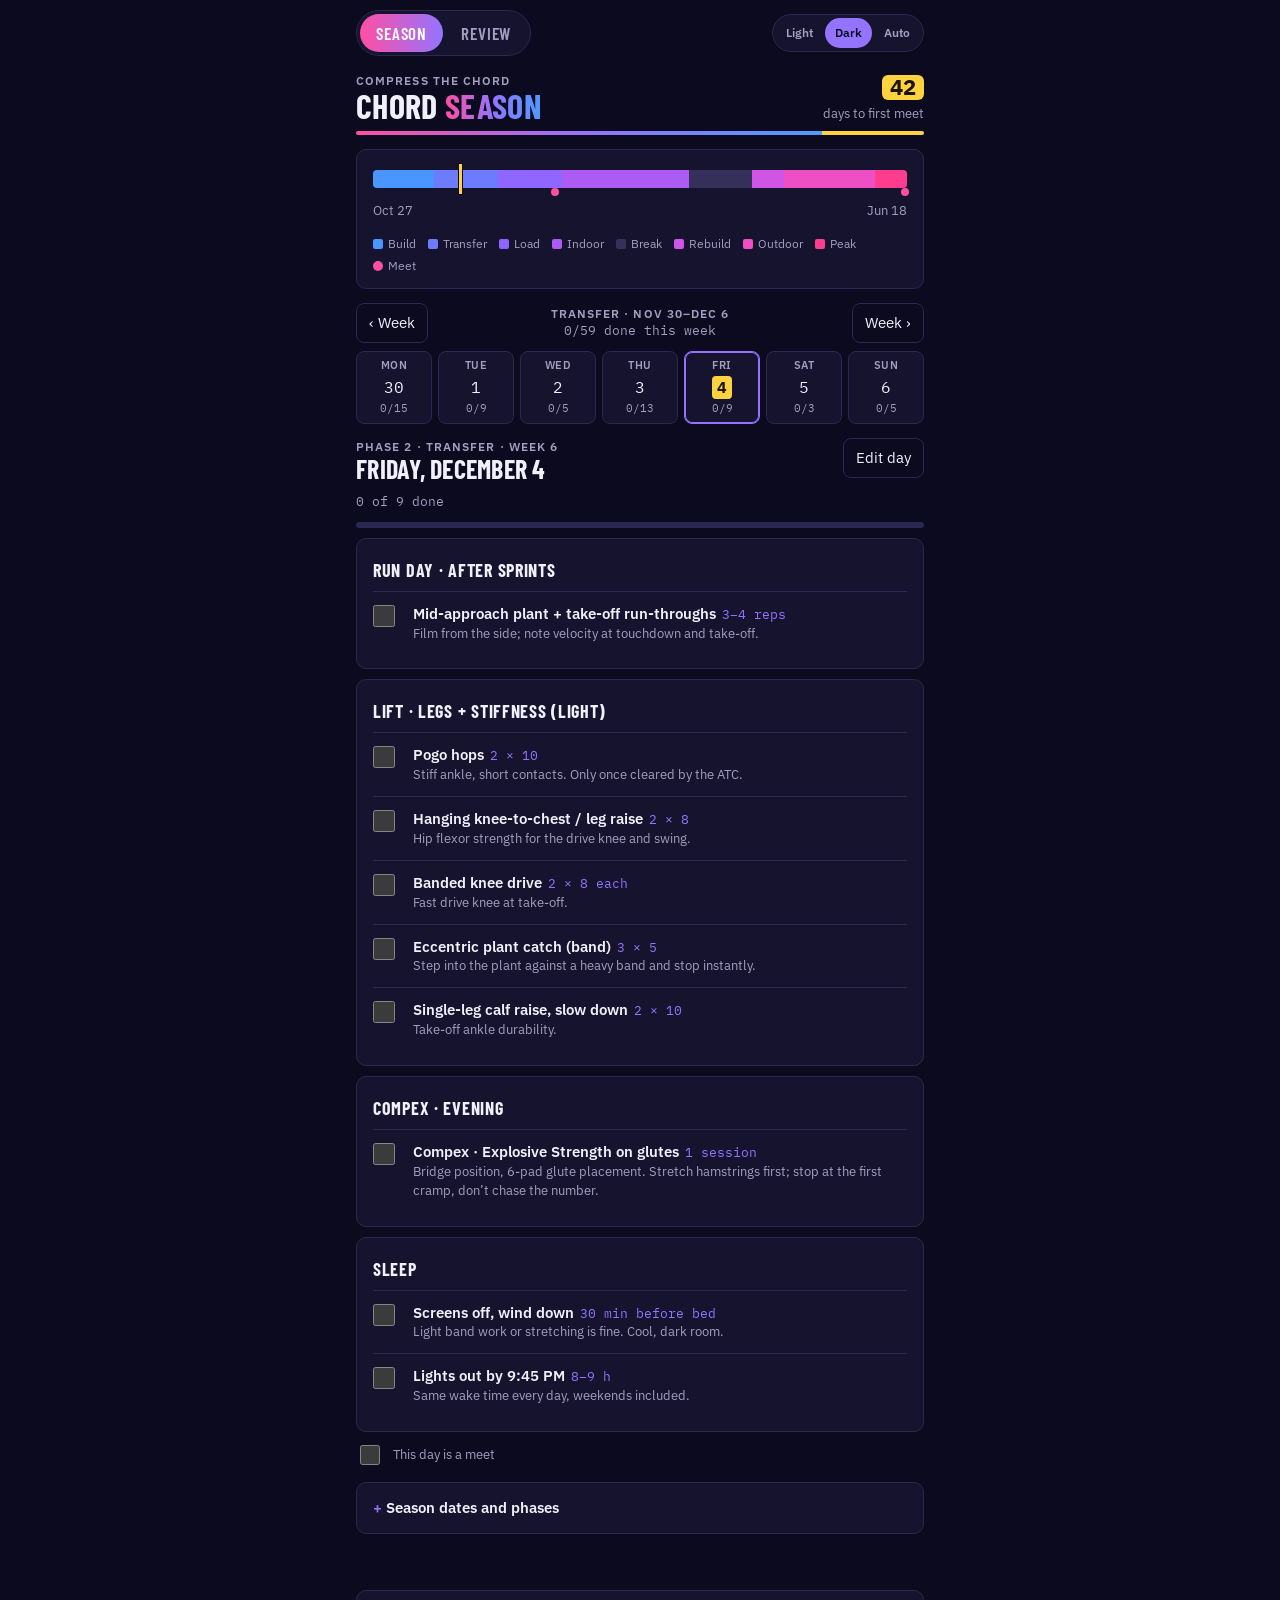
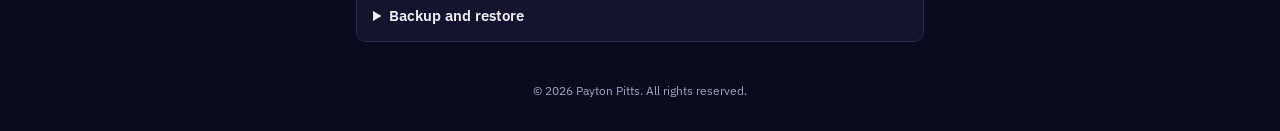
<file: chord/index.html>
<!doctype html>
<html lang="en">
<head>
<meta charset="utf-8">
<meta name="viewport" content="width=device-width, initial-scale=1, viewport-fit=cover">
<title>Compress the Chord</title>
<meta name="description" content="Daily Compress the Chord training checklist and jump review for pole vault.">
<meta name="theme-color" content="#0b0a1f">
<link rel="manifest" href="manifest.webmanifest">
<link rel="icon" type="image/png" sizes="32x32" href="icons/favicon-32.png">
<link rel="apple-touch-icon" href="icons/apple-touch-icon.png">
<meta name="apple-mobile-web-app-capable" content="yes">
<meta name="mobile-web-app-capable" content="yes">
<meta name="apple-mobile-web-app-status-bar-style" content="black-translucent">
<meta name="apple-mobile-web-app-title" content="Chord">
<style>
:root { color-scheme: light; padding-top: env(safe-area-inset-top, 0px); padding-bottom: env(safe-area-inset-bottom, 0px); }
body { margin: 0; font: 14px system-ui, -apple-system, sans-serif; }
img { max-width: 100%; }
[hidden] { display: none !important; }
</style>
<link rel="preconnect" href="https://fonts.googleapis.com">
<link rel="preconnect" href="https://fonts.gstatic.com" crossorigin>
<link rel="stylesheet" href="https://fonts.googleapis.com/css2?family=Barlow+Condensed:wght@600;700&family=IBM+Plex+Sans:wght@400;500;600&family=IBM+Plex+Mono:wght@500&display=swap">
</head>
<body>
<style>
:root {
  --bg: #ffffff; --surface: #ffffff; --fg: #15122e; --muted: #625d7d; --line: #e4e1f0;
  --pink: #e3167b; --purple: #6a35e0; --blue: #1f6cf0;
  --accent: #6a35e0; --accent-ink: #ffffff; --gold: #f5b800; --gold-soft: #fff6d6; --yellow: #f5b800; --yellow-ink: #1a1500;
  --done: #1f6cf0; --done-bg: #e8f0ff; --meet: #e3167b; --meet-bg: #fdeaf3;
  --p1: #2a7cf0; --p2: #4a5be8; --p3: #6b44e0; --pin: #8a3ad6; --pbr: #dcd8ea; --por: #b02fc4; --poc: #d32aa6; --ptp: #ec1c78; --pass: #1f6cf0; --pass-bg: #e8f0ff; --fail: #d6262f; --fail-bg: #fde8e9; --unk: #a86a00; --unk-bg: #fff2d9;
  --display: "Barlow Condensed", "Arial Narrow", system-ui, sans-serif;
  --body: "IBM Plex Sans", system-ui, -apple-system, sans-serif;
  --mono: "IBM Plex Mono", ui-monospace, Menlo, monospace;
}
@media (prefers-color-scheme: dark) {
:root:not([data-theme="light"]) {
    --bg: #0b0a1f; --surface: #15132e; --fg: #f1effa; --muted: #a39fc0; --line: #2a2750;
    --pink: #ff4fa3; --purple: #9474ff; --blue: #4f9bff;
    --accent: #9474ff; --accent-ink: #0b0a1f; --gold: #ffd23f; --gold-soft: #3a3214; --yellow: #ffd23f; --yellow-ink: #1a1500;
    --done: #4f9bff; --done-bg: #142a52; --meet: #ff4fa3; --meet-bg: #3d1430;
    --p1: #4a95ff; --p2: #6d7cff; --p3: #8f66ff; --pin: #ac5cf5; --pbr: #34305a; --por: #cf55e6; --poc: #ef4fc4; --ptp: #ff3d8f; --pass: #4f9bff; --pass-bg: #142a52; --fail: #ff6b6b; --fail-bg: #3d1a20; --unk: #f2c14e; --unk-bg: #3a2e12;
    color-scheme: dark;
  }
}
:root[data-theme="dark"] {
  --bg: #0b0a1f; --surface: #15132e; --fg: #f1effa; --muted: #a39fc0; --line: #2a2750;
  --pink: #ff4fa3; --purple: #9474ff; --blue: #4f9bff;
  --accent: #9474ff; --accent-ink: #0b0a1f; --gold: #ffd23f; --gold-soft: #3a3214; --yellow: #ffd23f; --yellow-ink: #1a1500;
  --done: #4f9bff; --done-bg: #142a52; --meet: #ff4fa3; --meet-bg: #3d1430;
  --p1: #4a95ff; --p2: #6d7cff; --p3: #8f66ff; --pin: #ac5cf5; --pbr: #34305a; --por: #cf55e6; --poc: #ef4fc4; --ptp: #ff3d8f; --pass: #4f9bff; --pass-bg: #142a52; --fail: #ff6b6b; --fail-bg: #3d1a20; --unk: #f2c14e; --unk-bg: #3a2e12;
  color-scheme: dark;
}
:root[data-theme="light"] { color-scheme: light; }
#season .grad { background: linear-gradient(90deg, var(--pink), var(--purple), var(--blue)); }
#season header.top { border-bottom: 0 !important; position: relative; }
#season header.top::after { content: ""; position: absolute; left: 0; right: 0; bottom: 0; height: 4px; border-radius: 2px; background: linear-gradient(90deg, var(--pink), var(--purple), var(--blue)); }
#season .prog i { background: linear-gradient(90deg, var(--pink), var(--purple), var(--blue)) !important; }
#season .primary { background: linear-gradient(90deg, var(--pink), var(--purple)) !important; border-color: transparent !important; color: #ffffff !important; }
#season .themes { display: inline-flex; border: 1px solid var(--line); border-radius: 99px; padding: 2px; gap: 2px; }
#season .themes button { min-height: 30px; padding: 3px 10px; font-size: 12px; border: 0; border-radius: 99px; background: transparent; color: var(--muted); font-weight: 600; }
#season .themes button[aria-pressed="true"] { background: var(--accent); color: var(--accent-ink); }
#season h1 .hl { background: linear-gradient(90deg, var(--pink), var(--purple), var(--blue)); -webkit-background-clip: text; background-clip: text; color: transparent; }
* { box-sizing: border-box; }
body { background: var(--bg); color: var(--fg); font-family: var(--body); font-size: 15px; line-height: 1.45; }
body::before { content: ""; position: fixed; inset: 0 0 auto; height: env(safe-area-inset-top, 0px); z-index: 10; background: var(--bg); }
#season .wrap { max-width: 600px; margin: 0 auto; padding-block: 16px 56px;
  padding-left: max(16px, env(safe-area-inset-left, 0px)); padding-right: max(16px, env(safe-area-inset-right, 0px)); }
#season h1, #season h2, #season h3 { font-family: var(--display); margin: 0; text-wrap: balance; letter-spacing: .01em; }
#season h1 { font-size: 34px; line-height: 1; text-transform: uppercase; }
#season h2 { font-size: 26px; line-height: 1.05; text-transform: uppercase; }
#season h3 { font-size: 18px; text-transform: uppercase; letter-spacing: .04em; }
#season .eyebrow { font-size: 12px; text-transform: uppercase; letter-spacing: .09em; color: var(--muted); font-weight: 600; }
#season .note { font-size: 13px; color: var(--muted); }
#season .num { font-family: var(--mono); font-variant-numeric: tabular-nums; }
#season .stack { display: flex; flex-direction: column; gap: 14px; }
#season .row { display: flex; gap: 8px; flex-wrap: wrap; align-items: center; }
#season .panel { background: var(--surface); border: 1px solid var(--line); border-radius: 10px; padding: 14px 16px; }
#season button { font: inherit; cursor: pointer; border-radius: 8px; border: 1px solid var(--line); background: var(--surface); color: var(--fg); padding: 8px 12px; min-height: 40px; }
#season button:focus-visible, #season input:focus-visible, #season a:focus-visible { outline: 3px solid var(--gold); outline-offset: 2px; }
#season .primary { background: var(--accent); color: var(--accent-ink); border-color: var(--accent); font-weight: 600; }
#season .ghost { background: transparent; }
#season a { color: var(--accent); }
#season header.top { display: flex; justify-content: space-between; align-items: end; gap: 12px; padding-bottom: 12px; border-bottom: 3px solid var(--accent); }
#season .count { text-align: right; }
#season .count b { font-family: var(--mono); font-size: 22px; display: block; line-height: 1.1; }
#season .tl { position: relative; height: 18px; border-radius: 4px; overflow: hidden; display: flex; }
#season .tl > span { height: 100%; }
#season .tl-wrap { position: relative; padding-top: 6px; }
#season .tl-mark { position: absolute; top: 0; width: 2px; height: 30px; background: var(--fg); }
#season .tl-meet { position: absolute; top: 24px; width: 8px; height: 8px; border-radius: 50%; background: var(--meet); transform: translateX(-4px); }
#season .legend { display: flex; flex-wrap: wrap; gap: 4px 12px; font-size: 12px; color: var(--muted); margin-top: 14px; }
#season .legend i { display: inline-block; width: 10px; height: 10px; border-radius: 2px; margin-right: 5px; vertical-align: -1px; }
#season .weekhead { display: flex; justify-content: space-between; align-items: center; gap: 8px; }
#season .strip { display: grid; grid-template-columns: repeat(7, 1fr); gap: 6px; }
#season .strip button { display: flex; flex-direction: column; align-items: center; gap: 2px; padding: 6px 2px; min-height: 64px; min-width: 0; }
#season .strip .dow { font-size: 11px; text-transform: uppercase; letter-spacing: .06em; color: var(--muted); font-weight: 600; }
#season .strip .dn { font-family: var(--mono); font-size: 16px; }
#season .strip .st { font-size: 11px; font-family: var(--mono); color: var(--muted); }
#season .strip button.sel { border-color: var(--accent); box-shadow: inset 0 0 0 1px var(--accent); }
#season .strip button.today .dn { color: var(--accent); font-weight: 700; }
#season .strip button.full .st { color: var(--done); font-weight: 600; }
#season .strip button.meet { background: var(--meet-bg); }
#season .strip button.rest .st { color: var(--muted); }
#season .dayhead { display: flex; justify-content: space-between; align-items: start; gap: 12px; }
#season .chip { display: inline-block; font-size: 12px; font-weight: 600; padding: 3px 9px; border-radius: 99px; text-transform: uppercase; letter-spacing: .05em; background: var(--gold-soft); color: var(--fg); }
#season .chip.meet { background: var(--meet-bg); color: var(--meet); }
#season .chip.deload { background: var(--done-bg); color: var(--done); }
#season .prog { height: 6px; background: var(--line); border-radius: 99px; overflow: hidden; }
#season .prog i { display: block; height: 100%; background: var(--done); }
#season .sec { display: flex; flex-direction: column; gap: 0; }
#season .sec h3 { padding: 4px 0 8px; }
#season .item { display: grid; grid-template-columns: 30px 1fr; gap: 10px; padding: 11px 0; border-top: 1px solid var(--line); cursor: pointer; align-items: start; }
#season .item input { width: 22px; height: 22px; margin: 2px 0 0; accent-color: var(--accent); cursor: pointer; }
#season .item .nm { font-weight: 600; }
#season .item .dose { font-family: var(--mono); font-size: 13px; color: var(--accent); margin-left: 6px; white-space: nowrap; }
#season .item .cue { font-size: 13px; color: var(--muted); }
#season .item.on .nm { text-decoration: line-through; text-decoration-color: var(--muted); color: var(--muted); }
#season .item.on .dose { color: var(--muted); }
#season .ed { display: grid; grid-template-columns: 1fr 96px auto; gap: 6px; padding: 9px 0; border-top: 1px solid var(--line); align-items: center; }
#season .ed input, #season .addf input, #season .addf select { font: inherit; color: var(--fg); background: var(--bg); border: 1px solid var(--line); border-radius: 8px; padding: 7px 9px; min-height: 40px; width: 100%; min-width: 0; }
#season .ed .acts { display: flex; gap: 4px; }
#season .ed .acts button { min-height: 40px; padding: 6px 10px; font-size: 13px; }
#season .ed .tag { grid-column: 1 / -1; font-size: 12px; color: var(--muted); margin-top: -2px; }
#season .addf { display: grid; grid-template-columns: 1fr 110px; gap: 8px; }
#season .addf .full { grid-column: 1 / -1; }
#season .hidden-list { font-size: 13px; color: var(--muted); }
#season .hidden-list button { min-height: 32px; padding: 3px 10px; font-size: 12px; margin: 4px 4px 0 0; }
#season .item .mine { font-size: 11px; font-weight: 600; color: var(--accent); text-transform: uppercase; letter-spacing: .06em; margin-left: 6px; }
@media (max-width: 420px) { #season .ed { grid-template-columns: 1fr 80px; } #season .ed .acts { grid-column: 1 / -1; } }
#season .callout { border-left: 4px solid var(--gold); background: var(--gold-soft); padding: 10px 12px; border-radius: 6px; font-size: 14px; }
#season .toggle { display: flex; align-items: center; gap: 10px; }
#season .toggle input { width: 20px; height: 20px; accent-color: var(--meet); }
#season label.f { font-size: 13px; color: var(--muted); font-weight: 500; display: flex; flex-direction: column; gap: 4px; }
#season label.f input { font: inherit; color: var(--fg); background: var(--bg); border: 1px solid var(--line); border-radius: 8px; padding: 8px 10px; min-height: 42px; width: 100%; }
#season .grid2 { display: grid; grid-template-columns: 1fr 1fr; gap: 10px; }
#season .grid2 > * { min-width: 0; }
#season .phases { width: 100%; border-collapse: collapse; font-size: 13px; }
#season .phases td { padding: 6px 4px; border-top: 1px solid var(--line); vertical-align: top; }
#season .phases td:first-child { white-space: nowrap; font-family: var(--mono); font-size: 12px; color: var(--muted); }
#season .tblwrap { overflow-x: auto; }
#season details > summary { cursor: pointer; font-weight: 600; list-style: none; }
#season details > summary::-webkit-details-marker { display: none; }
#season details > summary::before { content: "+ "; color: var(--accent); }
#season details[open] > summary::before { content: "\2212 "; }
.toast { position: fixed; left: 50%; bottom: calc(16px + env(safe-area-inset-bottom, 0px)); transform: translateX(-50%); background: var(--fg); color: var(--bg); padding: 10px 16px; border-radius: 8px; font-size: 14px; z-index: 20; }
@media (max-width: 380px) {
#season .grid2 { grid-template-columns: 1fr; }
#season .strip { gap: 3px; }
#season .strip .dow { font-size: 10px; }
}
#check .wrap { max-width: 560px; margin: 0 auto; padding-block: 16px 48px;
  padding-left: max(16px, env(safe-area-inset-left, 0px)); padding-right: max(16px, env(safe-area-inset-right, 0px)); }
#check h1, #check h2, #check h3 { font-family: var(--display); text-wrap: balance; margin: 0; letter-spacing: .01em; }
#check h1 { font-size: 34px; line-height: 1; text-transform: uppercase; }
#check h2 { font-size: 24px; text-transform: uppercase; }
#check .eyebrow { font-size: 12px; text-transform: uppercase; letter-spacing: .09em; color: var(--muted); font-weight: 600; }
#check .stack { display: flex; flex-direction: column; gap: 12px; }
#check .row { display: flex; gap: 8px; flex-wrap: wrap; align-items: center; }
#check .panel { background: var(--surface); border: 1px solid var(--line); border-radius: 10px; padding: 16px; }
#check .num { font-family: var(--mono); font-variant-numeric: tabular-nums; }
#check button { font: inherit; cursor: pointer; border-radius: 8px; border: 1px solid var(--line); background: var(--surface); color: var(--fg); padding: 10px 14px; min-height: 44px; }
#check button:focus-visible, #check input:focus-visible, #check textarea:focus-visible, #check select:focus-visible { outline: 3px solid var(--gold); outline-offset: 2px; }
#check .primary { background: var(--accent); color: var(--accent-ink); border-color: var(--accent); font-weight: 600; }
#check .ghost { background: transparent; }
#check .small { min-height: 36px; padding: 6px 10px; font-size: 13px; }
#check .danger { color: var(--fail); border-color: var(--fail); background: transparent; }
#check label { font-size: 13px; color: var(--muted); font-weight: 500; display: flex; flex-direction: column; gap: 4px; }
#check input, #check textarea, #check select { font: inherit; color: var(--fg); background: var(--bg); border: 1px solid var(--line); border-radius: 8px; padding: 10px; min-height: 44px; width: 100%; }
#check textarea { min-height: 70px; resize: vertical; }
#check .grid2 { display: grid; grid-template-columns: 1fr 1fr; gap: 10px; }
#check .grid2 > * { min-width: 0; }
#check header.top { display: flex; justify-content: space-between; align-items: end; gap: 12px; padding-bottom: 14px; border-bottom: 3px solid var(--accent); margin-bottom: 16px; }
#check .brand-sub { color: var(--muted); font-size: 13px; }
#check .note { font-size: 13px; color: var(--muted); }
#check .gate { display: flex; gap: 14px; align-items: center; }
#check .gate-dots { display: flex; gap: 6px; }
#check .dot { width: 22px; height: 22px; border-radius: 50%; border: 2px solid var(--line); }
#check .dot.ok { background: var(--pass); border-color: var(--pass); }
#check .dot.no { background: var(--fail-bg); border-color: var(--fail); }
#check .pill { display: inline-block; font-size: 12px; font-weight: 600; padding: 3px 9px; border-radius: 99px; text-transform: uppercase; letter-spacing: .05em; }
#check .pill.ok { background: var(--pass-bg); color: var(--pass); }
#check .pill.no { background: var(--fail-bg); color: var(--fail); }
#check .pill.mid { background: var(--unk-bg); color: var(--unk); }
#check .hist { list-style: none; margin: 0; padding: 0; display: flex; flex-direction: column; gap: 8px; }
#check .hist button { width: 100%; text-align: left; display: grid; grid-template-columns: 1fr auto; gap: 4px 12px; padding: 12px 14px; }
#check .hist .meta { font-size: 13px; color: var(--muted); }
#check .hist .score { grid-row: span 2; align-self: center; text-align: right; }
#check .sticky { position: sticky; top: env(safe-area-inset-top, 0px); background: var(--bg); padding-block: 10px; z-index: 5; }
body::before { content: ""; position: fixed; inset: 0 0 auto; height: env(safe-area-inset-top, 0px); z-index: 10; background: var(--bg); }
#check .bar { height: 6px; background: var(--line); border-radius: 99px; overflow: hidden; }
#check .bar > i { display: block; height: 100%; background: var(--accent); transition: width .2s; }
#check .view-tag { font-family: var(--display); font-size: 15px; text-transform: uppercase; letter-spacing: .06em; padding: 2px 10px; border-radius: 6px; background: var(--accent); color: var(--accent-ink); }
#check .view-tag.rear { background: var(--gold); color: #1b1a12; }
#check .check-card { padding: 22px 18px; }
#check .check-card h2 { font-size: 30px; line-height: 1.05; text-transform: none; margin: 8px 0 12px; }
#check .must { font-size: 12px; font-weight: 600; color: var(--fail); text-transform: uppercase; letter-spacing: .06em; }
#check .kv { display: grid; grid-template-columns: 92px 1fr; gap: 6px 10px; font-size: 14px; }
#check .kv dt { color: var(--muted); font-weight: 500; }
#check .kv dd { margin: 0; }
#check .verdicts { display: grid; grid-template-columns: 1fr 1fr 1fr; gap: 8px; }
#check .verdicts button { min-height: 64px; font-weight: 600; font-size: 16px; }
#check .v-pass { border-color: var(--pass); color: var(--pass); }
#check .v-fail { border-color: var(--fail); color: var(--fail); }
#check .v-unk { border-color: var(--unk); color: var(--unk); }
#check .v-pass.on { background: var(--pass); color: var(--surface); }
#check .v-fail.on { background: var(--fail); color: var(--surface); }
#check .v-unk.on { background: var(--unk); color: var(--surface); }
#check .res { list-style: none; margin: 0; padding: 0; display: flex; flex-direction: column; }
#check .res li { display: grid; grid-template-columns: 54px 1fr auto; gap: 8px; align-items: center; padding: 9px 0; border-bottom: 1px solid var(--line); font-size: 14px; }
#check .res li:last-child { border-bottom: 0; }
#check .res .tag { font-size: 11px; text-transform: uppercase; letter-spacing: .06em; color: var(--muted); font-weight: 600; }
#check .cue { font-family: var(--display); font-size: 28px; text-transform: uppercase; color: var(--accent); line-height: 1.05; }
#check .stat { display: flex; flex-direction: column; }
#check .stat b { font-family: var(--mono); font-size: 22px; font-variant-numeric: tabular-nums; }
#check .stat span { font-size: 12px; color: var(--muted); }
#check .statrow { display: grid; grid-template-columns: repeat(3, 1fr); gap: 10px; }
#check .statrow > * { min-width: 0; }
.toast { position: fixed; left: 50%; bottom: calc(16px + env(safe-area-inset-bottom, 0px)); transform: translateX(-50%); background: var(--fg); color: var(--bg); padding: 10px 16px; border-radius: 8px; font-size: 14px; z-index: 20; }
@media (max-width: 380px) {
#check .grid2 { grid-template-columns: 1fr; }
#check .check-card h2 { font-size: 26px; }
}
@media (prefers-reduced-motion: reduce) {
#check .bar > i { transition: none; }
}
#check header.top { border-bottom: 0 !important; position: relative; }
#check header.top::after { content: ""; position: absolute; left: 0; right: 0; bottom: 0; height: 4px; border-radius: 2px; background: linear-gradient(90deg, var(--pink), var(--purple), var(--blue)); }
#check .bar > i { background: linear-gradient(90deg, var(--pink), var(--purple), var(--blue)) !important; }
#check .primary { background: linear-gradient(90deg, var(--pink), var(--purple)) !important; border-color: transparent !important; color: #ffffff !important; }
#check .view-tag { background: var(--blue) !important; color: #ffffff !important; }
#check .view-tag.rear { background: var(--pink) !important; color: #ffffff !important; }
#check .themes { display: inline-flex; border: 1px solid var(--line); border-radius: 99px; padding: 2px; gap: 2px; }
#check .themes button { min-height: 30px; padding: 3px 10px; font-size: 12px; border: 0; border-radius: 99px; background: transparent; color: var(--muted); font-weight: 600; }
#check .themes button[aria-pressed="true"] { background: var(--accent); color: var(--accent-ink); }
#check h1 .hl { background: linear-gradient(90deg, var(--pink), var(--purple), var(--blue)); -webkit-background-clip: text; background-clip: text; color: transparent; }

/* Shell: one app, two tabs (Season plan, Jump review) under a shared top bar. */
.topbar { max-width: 600px; margin: 0 auto; padding-block: 10px 0;
  padding-left: max(16px, env(safe-area-inset-left, 0px)); padding-right: max(16px, env(safe-area-inset-right, 0px));
  display: flex; justify-content: space-between; align-items: center; gap: 10px; flex-wrap: wrap; }
.tabs, .themes { display: inline-flex; border: 1px solid var(--line); border-radius: 99px; padding: 3px; gap: 2px; background: var(--surface); }
.tabs button, .themes button { font: inherit; cursor: pointer; border: 0; border-radius: 99px; background: transparent; color: var(--muted); font-weight: 600; }
.tabs button { min-height: 38px; padding: 4px 16px; font-family: var(--display); font-size: 17px; text-transform: uppercase; letter-spacing: .05em; }
.themes button { min-height: 30px; padding: 3px 10px; font-size: 12px; }
.tabs button[aria-selected="true"] { background: linear-gradient(90deg, var(--pink), var(--purple)); color: #ffffff; }
.themes button[aria-pressed="true"] { background: var(--accent); color: var(--accent-ink); }
.tabs button:focus-visible, .themes button:focus-visible { outline: 3px solid var(--gold); outline-offset: 2px; }

/* Yellow highlights */
#season header.top::after, #check header.top::after { background: linear-gradient(90deg, var(--pink), var(--purple), var(--blue) 82%, var(--yellow) 82%) !important; }
#season .count b { display: table; margin-left: auto; background: var(--yellow); color: var(--yellow-ink); padding: 0 8px; border-radius: 6px; margin-bottom: 2px; }
#season .strip button.today .dn { color: var(--fg); background: var(--yellow); color: var(--yellow-ink); border-radius: 4px; padding: 0 5px; }
#season .tl-mark { width: 3px; background: var(--yellow); box-shadow: 0 0 0 1px var(--bg); }
#season .callout { border-left-color: var(--yellow); }
#season .chip.deload { background: var(--yellow); color: var(--yellow-ink); }
#season .chip { background: var(--gold-soft); }
#check .dot.ok { box-shadow: 0 0 0 2px var(--bg), 0 0 0 3px var(--yellow); }
#check .cue { color: var(--fg); background: linear-gradient(transparent 62%, var(--yellow) 62%, var(--yellow) 92%, transparent 92%); display: inline; }
#check .v-unk { border-color: var(--yellow); }
#check .v-unk.on { background: var(--yellow); color: var(--yellow-ink); }

.copyright { max-width: 600px; margin: 0 auto; padding: 0 16px 32px; text-align: center; color: var(--muted); font-size: 12px; }
.backup-wrap { max-width: 600px; margin: 0 auto; padding-block: 0 40px;
  padding-left: max(16px, env(safe-area-inset-left, 0px)); padding-right: max(16px, env(safe-area-inset-right, 0px)); font-family: var(--body); }
.backup { background: var(--surface); border: 1px solid var(--line); border-radius: 10px; padding: 14px 16px; color: var(--fg); }
.backup summary { cursor: pointer; font-weight: 600; }
.backup p { font-size: 13px; color: var(--muted); margin: 10px 0; }
.backup .brow { display: flex; gap: 8px; flex-wrap: wrap; }
.backup button, .bk-file { font: inherit; font-size: 14px; cursor: pointer; border-radius: 8px; border: 1px solid var(--line); background: var(--bg); color: var(--fg); padding: 8px 12px; min-height: 40px; display: inline-flex; align-items: center; }
.bk-file input { position: absolute; width: 1px; height: 1px; opacity: 0; }
.bk-file:focus-within, .backup button:focus-visible { outline: 3px solid var(--gold); outline-offset: 2px; }
</style>

<div class="topbar">
  <div class="tabs" role="tablist" aria-label="Section">
    <button role="tab" id="tab-season" data-tab="season" aria-selected="true">Season</button>
    <button role="tab" id="tab-review" data-tab="review" aria-selected="false">Review</button>
  </div>
  <div class="themes" role="group" aria-label="Theme">
    <button data-theme-set="light">Light</button><button data-theme-set="dark">Dark</button><button data-theme-set="auto">Auto</button>
  </div>
</div>
<div id="season"><div class="wrap" id="season-app"></div></div>
<div id="check" hidden><div class="wrap" id="check-app"></div></div>

<div class="backup-wrap">
  <details class="backup">
    <summary>Backup and restore</summary>
    <p>Your checklist, dates and jump reviews are saved in this browser on this device. Download a backup now and then, and restore it on a new phone or after clearing your browser.</p>
    <div class="brow">
      <button type="button" id="bk-save">Download backup</button>
      <label class="bk-file">Restore from file<input type="file" id="bk-load" accept="application/json,.json"></label>
    </div>
    <p id="bk-msg" role="status"></p>
  </details>
</div>
<footer class="copyright">© 2026 Payton Pitts. All rights reserved.</footer>
<div class="toast" id="toast" hidden></div>

<script>

(function () {
  function lsG(k, d) { try { const v = localStorage.getItem(k); return v ? JSON.parse(v) : d; } catch { return d; } }
  function lsS(k, v) { try { localStorage.setItem(k, JSON.stringify(v)); } catch {} }
  function setTheme(m) {
    lsS('chord.theme', m);
    if (m === 'auto') document.documentElement.removeAttribute('data-theme'); else document.documentElement.setAttribute('data-theme', m);
    document.querySelectorAll('[data-theme-set]').forEach(b => b.setAttribute('aria-pressed', String(b.dataset.themeSet === m)));
  }
  setTheme(lsG('chord.theme', 'dark'));
  document.querySelectorAll('[data-theme-set]').forEach(b => b.addEventListener('click', () => setTheme(b.dataset.themeSet)));
  function show(tab) {
    const review = tab === 'review';
    document.getElementById('season').hidden = review;
    document.getElementById('check').hidden = !review;
    document.getElementById('tab-season').setAttribute('aria-selected', String(!review));
    document.getElementById('tab-review').setAttribute('aria-selected', String(review));
    window.scrollTo(0, 0);
  }
  document.querySelectorAll('[data-tab]').forEach(b => b.addEventListener('click', () => {
    const t = b.dataset.tab; if (location.hash !== '#' + t) location.hash = t; else show(t);
  }));
  window.addEventListener('hashchange', () => show(location.hash === '#review' ? 'review' : 'season'));
  show(location.hash === '#review' ? 'review' : 'season');
})();
(function () {

const CHORD_CHECK = '#review';
const DEFAULTS = {
  start: '2026-10-27',          // program start (week 1 = the Mon–Sun week containing it)
  bed: '21:45',                 // lights out (8+ h before ~6:00 wake for 7:00 practice)
  firstMeet: '2027-01-15',
  lastMeet: '2027-06-18',
  breakStart: '2027-03-15',     // Monday after indoor ends (editable)
  breakWeeks: 4,
  meets: ['2027-01-15', '2027-06-18']
};
const PH = {
  pre: { name: 'Before the program', color: '--line', short: 'Pre' },
  p1:  { name: 'Phase 1 · Build the strut', color: '--p1', short: 'Build' },
  p2:  { name: 'Phase 2 · Transfer', color: '--p2', short: 'Transfer' },
  p3:  { name: 'Phase 3 · Load and compete', color: '--p3', short: 'Load' },
  in:  { name: 'Indoor season', color: '--pin', short: 'Indoor' },
  br:  { name: 'Reset break', color: '--pbr', short: 'Break' },
  or:  { name: 'Outdoor rebuild', color: '--por', short: 'Rebuild' },
  oc:  { name: 'Outdoor season', color: '--poc', short: 'Outdoor' },
  tp:  { name: 'Peak for the last meet', color: '--ptp', short: 'Peak' },
  post:{ name: 'Season complete', color: '--line', short: 'Done' },
};

// ---------- dates (UTC-safe) ----------
const D = s => { const [y, m, d] = s.split('-').map(Number); return Date.UTC(y, m - 1, d); };
const S = t => new Date(t).toISOString().slice(0, 10);
const DAY = 864e5;
const add = (s, n) => S(D(s) + n * DAY);
const dow = s => (new Date(D(s)).getUTCDay() + 6) % 7; // 0 = Mon
const monday = s => add(s, -dow(s));
const diff = (a, b) => Math.round((D(a) - D(b)) / DAY);
const todayStr = () => { const n = new Date(); return S(Date.UTC(n.getFullYear(), n.getMonth(), n.getDate())); };
const fmt = (s, o) => new Date(D(s)).toLocaleDateString('en-US', { timeZone: 'UTC', ...o });
const DOW = ['Mon', 'Tue', 'Wed', 'Thu', 'Fri', 'Sat', 'Sun'];

// ---------- state ----------
let cfg = { ...DEFAULTS };
let checks = {}; // date -> {itemId: true}
let db = null, store = 'local';
let sel = null;
let edits = {};   // date -> { hide: [itemId], ren: { itemId: {name, dose} }, skip: [customId] }
let custom = [];  // [{ id, name, dose, note, repeat: 'once'|'day'|'week', date, dow }]
let editing = false;

const $ = (s, el = document) => el.querySelector(s);
const esc = s => String(s ?? '').replace(/[&<>"']/g, c => ({ '&': '&amp;', '<': '&lt;', '>': '&gt;', '"': '&quot;', "'": '&#39;' }[c]));
function toast(m) { const t = $('#toast'); t.textContent = m; t.hidden = false; clearTimeout(toast.t); toast.t = setTimeout(() => t.hidden = true, 2000); }
function lsGet(k, d) { try { const v = localStorage.getItem(k); return v ? JSON.parse(v) : d; } catch { return d; } }
function lsSet(k, v) { try { localStorage.setItem(k, JSON.stringify(v)); } catch {} }

// ---------- season model ----------
function bounds() {
  const base = monday(cfg.start);
  const prepEnd = add(base, 84);                      // end of 12-week program
  const bS = monday(cfg.breakStart);
  const bE = add(bS, 7 * cfg.breakWeeks);
  const rebuildEnd = add(bE, 14);
  const peakStart = add(cfg.lastMeet, -13);
  return { base, prepEnd, bS, bE, rebuildEnd, peakStart };
}
function phaseOf(s) {
  const b = bounds();
  if (s < cfg.start) return { key: 'pre' };
  if (s > cfg.lastMeet) return { key: 'post' };
  const wk = Math.floor(diff(s, b.base) / 7) + 1;
  if (s < b.prepEnd) {
    const key = wk <= 4 ? 'p1' : wk <= 8 ? 'p2' : 'p3';
    return { key, wk, deload: wk % 4 === 0 };
  }
  if (s < b.bS) return { key: 'in', wk: Math.floor(diff(s, b.prepEnd) / 7) + 1 };
  if (s < b.bE) return { key: 'br', wk: Math.floor(diff(s, b.bS) / 7) + 1 };
  if (s < b.rebuildEnd) return { key: 'or', wk: Math.floor(diff(s, b.bE) / 7) + 1 };
  if (s >= b.peakStart) return { key: 'tp', wk: Math.floor(diff(s, b.peakStart) / 7) + 1 };
  return { key: 'oc', wk: Math.floor(diff(s, b.rebuildEnd) / 7) + 1 };
}
const isMeet = s => cfg.meets.includes(s);

// ---------- daily content ----------
const I = (id, name, dose, cue) => ({ id, name, dose, cue });

function drills(full) {
  const a = [
    I('d_wall', 'Wall plant', '2 × 5', 'Hold 2 s. Hands forward of the forehead, bottom arm locked, chest behind the pole.'),
  ];
  if (full) a.push(
    I('d_walk', 'Walking pole plants into box', '2 × 4', 'Tip hits the back of the box first; hands rise as it loads.'),
    I('d_carry', 'Pole carry → plant (3 lefts)', '1 × 6', 'Feel the run go through the pole, not up.'));
  a.push(I('d_freeze', 'Take-off freeze', '1 × 5', 'Freeze the take-off. Partner checks bottom arm and trunk.'));
  return a;
}
function strutA(sets, iso) {
  return [
    I('a_iso', 'Plant-position isometric (partner/band)', `${sets} × 3 × ${iso} s`, 'Top arm overhead, bottom arm extended, trunk braced. Nothing gives.'),
    I('a_sapd', 'Straight-arm lat pulldown', `${sets} × 10`, 'Shoulder extension strength for the support phase.'),
    I('a_pull', 'DB or barbell pullover', `${sets} × 8`, 'Full overhead range under control.'),
    I('a_wheel', 'Ab-wheel rollout', `${sets} × 6–8`, 'No low-back sag. Trunk does not bow toward the pit.'),
    I('a_hollow', 'Hollow hold', `${sets} × 30 s`, 'Ribs down; same shape as the swing.'),
  ];
}
function strutB(sets) {
  return [
    I('b_swing', 'Rope or high-bar swing', `${sets} × 5`, 'Long swing, hips leading up.'),
    I('b_inv', 'Inverted pull-down / bar inversion', `${sets} × 4–5`, 'Hips stay close to the bar line: hips up the chord.'),
    I('b_carry', 'Single-arm overhead carry', `${sets} × 30 m each`, 'Locked arm, trunk stacked.'),
    I('b_land', 'Landmine overhead hold', `${sets} × 20 s`, 'Arm long, forward and up, like the bottom arm at plant.'),
    I('b_pallof', 'Pallof press', `${sets} × 10 each`, 'Anti-rotation; stay in the pole plane.'),
  ];
}
function legs(light, sets) {
  const s = light ? Math.max(2, sets - 1) : sets;
  return [
    I('l_pogo', 'Pogo hops', `${s} × ${light ? 10 : 15}`, 'Stiff ankle, short contacts. Only once cleared by the ATC.'),
    I('l_hang', 'Hanging knee-to-chest / leg raise', `${s} × 8`, 'Hip flexor strength for the drive knee and swing.'),
    I('l_knee', 'Banded knee drive', `${s} × ${light ? 8 : 10} each`, 'Fast drive knee at take-off.'),
    I('l_catch', 'Eccentric plant catch (band)', `3 × 5`, 'Step into the plant against a heavy band and stop instantly.'),
    I('l_calf', 'Single-leg calf raise, slow down', `${s} × 10`, 'Take-off ankle durability.'),
  ];
}
function poleRuns(key, wk) {
  if (key === 'p1' || (key === 'or' && wk === 1)) return [I('r_pole', 'Pole runs ending in a plant (6 lefts)', '2–3 reps', 'Plant into the box, no take-off. Run through the pole.')];
  if (key === 'p2' || key === 'or') return [I('r_pole', 'Mid-approach plant + take-off run-throughs', '3–4 reps', 'Film from the side; note velocity at touchdown and take-off.')];
  if (key === 'p3') return [I('r_pole', 'Full-approach run-throughs', '2–3 reps', 'Competition speed. Hands forward, run off the ground.')];
  return [I('r_pole', 'Run-throughs with plant', '2 reps', 'Competition speed; keep the plant sharp.')];
}
function jumping(key, wk, day) {
  const film = I('j_film', 'Film every jump (side + rear)', '', 'Highest frame rate your phone allows.');
  const rev = I('j_review', 'Review jumps in Chord Check', '', `<a href="${CHORD_CHECK}" >Open Review</a> · one cue for next session.`);
  let j;
  if (key === 'p1' || (key === 'or' && wk === 1)) j = I('j_jump', 'Short-approach jumps (4–6 lefts)', '8–12 jumps', 'One cue per jump.');
  else if (key === 'p2' || key === 'or') j = I('j_jump', 'Build approach 6 → 8 → 10 lefts', '8–10 jumps', 'Step up only after the Chord Check gate is green.');
  else if (key === 'p3') j = I('j_jump', 'Mid to full approach', '6–8 jumps', 'Add work in the swing while hips stay on the chord.');
  else if (key === 'tp') j = I('j_jump', 'Quality jumps, mid to full approach', '4–6 jumps', 'Sharp, fresh, one cue.');
  else j = I('j_jump', day === 'thu' ? 'Short-approach technical jumps' : 'Mid to full approach jumps', day === 'thu' ? '4–6 jumps' : '6–8 jumps', 'Coach’s session; carry your one cue.');
  return [j, film, rev];
}

// ---------- Compex + sleep ----------
const meetWithin = (s, n) => Array.from({ length: n }, (_, i) => add(s, i + 1)).some(isMeet);
function compexItems(s, k, d, kind, deload) {
  if (k === 'pre' || k === 'post' || kind === 'meet') return [];
  if (kind === 'primer') return [I('c_none', 'No Compex strength today', '', 'Nothing hard within 48 h of a meet. Recovery program only if legs feel heavy.')];
  const rec = (id, where) => I(id, `Compex · Active Recovery (${where})`, '1 session', 'Low intensity, comfortable twitch. Do it the evening of a hard day.');
  const rehab = I('c_rehab', 'Compex · rehab program, right ankle', '1 session', 'Use the Rehabilitation category on the muscles Z is targeting (calf / peroneals / tibialis). Pair with your ATC rehab sheet. Drop this once Z clears the ankle.');
  const abs = I('c_abs', 'Compex · Strength on abs, holding a plank', '1 session', 'Brace against every contraction, same shape as the take-off strut.');
  const strengthOK = !meetWithin(s, 2) && k !== 'tp' && k !== 'br';
  const calves = I('c_calf', 'Compex · Strength on calves + tibialis', '1 session', 'Ankle stiffness for take-off. Raise intensity gradually; stop if the ankle complains.');
  const glutes = I('c_glute', 'Compex · Explosive Strength on glutes', '1 session', 'Bridge position, 6-pad glute placement. Stretch hamstrings first; stop at the first cramp, don’t chase the number.');
  if (kind === 'recover') return [rec('c_rec', 'legs + back'), rehab];
  if (k === 'br') return (d === 2 || d === 6) ? [I('c_rec', 'Compex · Recovery or Massage (optional)', '1 session', 'Only if you want it.')] : [];
  const out = [];
  if (d === 0) out.push(rec('c_rec', 'calves + quads'));
  if (d === 1) { if (strengthOK && !deload) out.push(calves); else out.push(rec('c_rec', 'calves')); }
  if (d === 2) { out.push(rehab); if (k !== 'tp') out.push(abs); }
  if (d === 3) out.push(rec('c_rec', 'hamstrings + calves'));
  if (d === 4) { if (strengthOK && !deload) out.push(glutes); else out.push(rec('c_rec', 'glutes + hamstrings')); }
  if (d === 6) out.push(rehab, rec('c_rec2', 'back + lats'));
  return out;
}
function to12(t) { const [h, m] = t.split(':').map(Number); return `${((h + 11) % 12) + 1}:${String(m).padStart(2, '0')} ${h < 12 ? 'AM' : 'PM'}`; }
function sleepItems(s, k, kind) {
  if (k === 'pre' || k === 'post') return [];
  const bed = cfg.bed || DEFAULTS.bed;
  const out = [I('z_wind', 'Screens off, wind down', '30 min before bed', 'Light band work or stretching is fine. Cool, dark room.'),
    I('z_bed', `Lights out by ${to12(bed)}`, '8–9 h', 'Same wake time every day, weekends included.')];
  if (kind === 'primer') out[1] = I('z_bed', `Lights out by ${to12(bed)}`, '9 h', 'Most important sleep of the week. Pack your bag before bed.');
  if (kind === 'meet') out.splice(0, 2, I('z_bed', 'Back to normal bedtime tonight', '8–9 h', 'Even after a late meet, protect the next two nights.'));
  if (dow(s) === 5 && kind !== 'meet') out.push(I('z_nap', 'Optional nap', '20–30 min', 'Before 3 PM so it doesn’t push back bedtime.'));
  return out;
}

function dayPlan(s) {
  const out = corePlan(s), k = out.phase.key;
  const cx = compexItems(s, k, dow(s), out.kind, out.phase.deload);
  if (cx.length) out.sections.push({ t: 'Compex · evening', items: cx });
  const zz = sleepItems(s, k, out.kind);
  if (zz.length) out.sections.push({ t: 'Sleep', items: zz });
  return applyEdits(s, out);
}

// ---------- your own edits: hide, rename, add tasks ----------
const customFor = s => custom.filter(c => c.date <= s && (c.repeat === 'day' || (c.repeat === 'week' && dow(s) === c.dow) || (c.repeat === 'once' && c.date === s)));
function applyEdits(s, out) {
  const e = edits[s] || {}, hide = e.hide || [], ren = e.ren || {}, skip = e.skip || [];
  out.hidden = [];
  out.sections = out.sections.map(sec => ({ ...sec, items: sec.items.filter(it => {
    if (hide.includes(it.id)) { out.hidden.push({ ...it, ...(ren[it.id] || {}) }); return false; }
    return true;
  }).map(it => ren[it.id] ? { ...it, ...ren[it.id], edited: true } : it) })).filter(sec => sec.items.length);
  const mine = customFor(s).filter(c => !skip.includes(c.id))
    .map(c => ({ id: 'u_' + c.id, cid: c.id, name: c.name, dose: c.dose || '', cue: c.note ? esc(c.note) : '', mine: true, repeat: c.repeat }));
  if (mine.length) out.sections.push({ t: 'My tasks', items: mine });
  out.skipped = customFor(s).filter(c => skip.includes(c.id));
  return out;
}
function saveEdits() {
  for (const k in edits) { const e = edits[k]; if (!(e.hide || []).length && !Object.keys(e.ren || {}).length && !(e.skip || []).length) delete edits[k]; }
  lsSet('chordseason.edits', edits); lsSet('chordseason.custom', custom);
}
const dayEdits = s => (edits[s] = edits[s] || { hide: [], ren: {}, skip: [] }, edits[s].hide ||= [], edits[s].ren ||= {}, edits[s].skip ||= [], edits[s]);
const REPEAT_LBL = c => c.repeat === 'day' ? 'Every day' : c.repeat === 'week' ? `Every ${fmt(c.date, { weekday: 'long' })}` : 'This day only';

function corePlan(s) {
  const ph = phaseOf(s), k = ph.key, d = dow(s);
  const out = { phase: ph, sections: [], note: '', kind: 'train' };
  if (k === 'pre') { out.kind = 'rest'; out.note = `The program starts ${fmt(cfg.start, { weekday: 'long', month: 'short', day: 'numeric' })}.`; return out; }
  if (k === 'post') { out.kind = 'rest'; out.note = 'Season complete. Enjoy the rest.'; return out; }

  // meet overrides
  if (isMeet(s)) {
    out.kind = 'meet';
    out.sections.push({ t: 'Meet day', items: [
      I('m_drill', 'Plant warm-up: wall plants + walking plants', '1 × 5, 1 × 3', 'Hands forward, bottom arm long. Then your normal warm-up.'),
      I('m_cue', 'Pick ONE cue for the day', '', 'Use the last cue from Chord Check.'),
      I('m_film', 'Get every jump filmed (side + rear)', '', 'Ask a teammate or coach before warm-ups.'),
      I('m_log', 'Log height, pole and grip', '', 'Enter them in Chord Check after the meet.'),
    ]});
    return out;
  }
  if (isMeet(add(s, 1)) && k !== 'br') {
    out.kind = 'primer';
    out.sections.push({ t: 'Pre-meet primer', items: [
      I('p_wall', 'Wall plant', '1 × 5', 'Crisp, not tiring.'),
      I('p_iso', 'Plant-position isometric', '2 × 3 × 3 s', 'Fast onset, full stiffness.'),
      I('p_runs', 'Short pole runs', '2 reps', 'Rhythm and plant timing only.'),
      I('p_mob', 'Mobility + light band activation', '10 min', 'No heavy lifting today.'),
    ]});
    return out;
  }
  if (isMeet(add(s, -1)) && k !== 'br') {
    out.kind = 'recover';
    out.sections.push({ t: 'Post-meet recovery', items: [
        I('rc_mob', 'Light mobility and band work', '15 min', ''),
      I('rc_rev', 'Review meet jumps in Chord Check', '', `<a href="${CHORD_CHECK}" >Open Review</a>`),
    ]});
    return out;
  }

  if (k === 'br') {
    out.kind = 'rest';
    out.note = 'Reset month. No program work. Sleep, recover, and come back hungry.';
    if (d === 2 || d === 5) out.sections.push({ t: 'Optional', items: [I('br_mob', 'Easy mobility, walk or swim', '20–30 min', 'Only if you feel like it.')] });
    return out;
  }

  // sets / iso by phase
  let sets = 3, iso = 6;
  if (k === 'p2') iso = 3;
  if (k === 'p3') { sets = 2; iso = 3; }
  if (k === 'in' || k === 'oc') { sets = 2; iso = 3; }
  if (k === 'or') { sets = 3; iso = ph.wk === 1 ? 6 : 3; }
  if (k === 'tp') { sets = 2; iso = 3; }
  if (ph.deload) sets = 2;

  const comp = k === 'in' || k === 'oc' || k === 'tp';
  if (d === 0) {
    out.sections.push({ t: 'Vault · before jumping', items: drills(true) });
    out.sections.push({ t: 'Vault · jumping', items: jumping(k, ph.wk, 'mon') });
    out.sections.push({ t: 'Lift · Strut A (after main lifts)', items: k === 'tp' ? strutA(sets, iso).slice(0, 1).concat(strutA(sets, iso).slice(3)) : strutA(sets, iso) });
  } else if (d === 1) {
    out.sections.push({ t: 'Run day · after sprints', items: poleRuns(k, ph.wk) });
    out.sections.push({ t: 'Lift · Legs + stiffness', items: k === 'tp' ? legs(true, sets).slice(3) : legs(comp, sets) });
  } else if (d === 2) {
    out.kind = 'rest';
    out.sections.push({ t: 'Optional recovery', items: [
      I('w_mob', 'Mobility + light band work', '15 min', 'Monster walks, banded squats, bear crawls.'),
    ]});
  } else if (d === 3) {
    out.sections.push({ t: 'Vault · before jumping', items: drills(false) });
    out.sections.push({ t: 'Vault · jumping', items: jumping(k, ph.wk, 'thu') });
    out.sections.push({ t: 'Lift · Strut B (after main lifts)', items: k === 'tp' ? strutB(sets).slice(0, 2) : strutB(sets) });
  } else if (d === 4) {
    out.sections.push({ t: 'Run day · after sprints', items: poleRuns(k, ph.wk) });
    out.sections.push({ t: 'Lift · Legs + stiffness (light)', items: k === 'tp' ? legs(true, sets).slice(3, 4) : legs(true, sets) });
  } else if (d === 5) {
    out.kind = 'rest'; out.note = 'Off from training. Keep your normal wake time.';
  } else {
    out.kind = 'rest';
    out.sections.push({ t: 'Weekend', items: [I('s_week', 'Weekly video review in Chord Check', '10–15 min', `Check the progression gate. <a href="${CHORD_CHECK}" >Open Review</a>`)] });
  }
  if (ph.deload) out.note = 'Deload week: about 40% less accessory volume, and no longer approach than last week.';
  if (k === 'p2' && d === 0) out.note = out.note || 'Step up approach length only when the Chord Check gate is green.';
  return out;
}
const allItems = s => dayPlan(s).sections.flatMap(x => x.items);
function dayStatus(s) {
  const its = allItems(s), c = checks[s] || {};
  const done = its.filter(i => c[i.id]).length;
  return { done, total: its.length };
}

// ---------- persistence ----------
async function setCheck(s, id, val) {
  const cur = { ...(checks[s] || {}) };
  if (val) cur[id] = true; else delete cur[id];
  checks[s] = cur;
  render(true);
  if (db) { try { await db.collection('days').doc(s).set({ date: s, done: cur }); return; } catch {} }
  lsSet('chordseason.checks', checks);
}
async function saveCfg() {
  render();
  if (db) { try { await db.doc('settings/main').set(cfg); toast('Saved'); return; } catch {} }
  lsSet('chordseason.cfg', cfg); toast('Saved on this device');
}

// ---------- render ----------
function timeline() {
  const b = bounds(), start = cfg.start, end = add(cfg.lastMeet, 1), total = diff(end, start);
  const segs = [['p1', start, add(b.base, 28)], ['p2', add(b.base, 28), add(b.base, 56)], ['p3', add(b.base, 56), b.prepEnd],
    ['in', b.prepEnd, b.bS], ['br', b.bS, b.bE], ['or', b.bE, b.rebuildEnd], ['oc', b.rebuildEnd, b.peakStart], ['tp', b.peakStart, end]];
  const pct = s => Math.max(0, Math.min(100, diff(s, start) / total * 100));
  const bar = segs.map(([k, a, z]) => `<span title="${PH[k].name}" style="width:${Math.max(0, diff(z, a)) / total * 100}%;background:var(${PH[k].color})"></span>`).join('');
  const meets = cfg.meets.map(m => `<span class="tl-meet" title="Meet ${fmt(m, { month: 'short', day: 'numeric' })}" style="left:${pct(m)}%"></span>`).join('');
  const t = todayStr();
  const mark = t >= start && t <= cfg.lastMeet ? `<span class="tl-mark" style="left:${pct(t)}%"></span>` : '';
  const legend = ['p1', 'p2', 'p3', 'in', 'br', 'or', 'oc', 'tp'].map(k => `<span><i style="background:var(${PH[k].color})"></i>${PH[k].short}</span>`).join('');
  return `<div class="tl-wrap"><div class="tl">${bar}</div>${mark}${meets}</div>
    <div class="row note" style="justify-content:space-between;margin-top:14px"><span>${fmt(start, { month: 'short', day: 'numeric' })}</span><span>${fmt(cfg.lastMeet, { month: 'short', day: 'numeric' })}</span></div>
    <div class="legend">${legend}<span><i style="background:var(--meet);border-radius:50%"></i>Meet</span></div>`;
}

function render(keepScroll) {
  const t = todayStr();
  const first = diff(cfg.firstMeet, t), last = diff(cfg.lastMeet, t);
  const countTxt = first > 0 ? `<b>${first}</b><span class="note">days to first meet</span>` : last >= 0 ? `<b>${last}</b><span class="note">days to last meet</span>` : `<b>—</b><span class="note">season over</span>`;
  const wkStart = monday(sel);
  const days = Array.from({ length: 7 }, (_, i) => add(wkStart, i));
  const wkDone = days.reduce((a, s) => { const st = dayStatus(s); return [a[0] + st.done, a[1] + st.total]; }, [0, 0]);
  const ph = phaseOf(sel);
  const phLabel = PH[ph.key].name + (ph.wk && ph.key !== 'pre' && ph.key !== 'post' ? ` · week ${ph.wk}` : '');
  const plan = dayPlan(sel);
  const st = dayStatus(sel);
  const c = checks[sel] || {};

  const strip = days.map((s, i) => {
    const x = dayStatus(s);
    const cls = [s === sel && 'sel', s === t && 'today', x.total && x.done === x.total && 'full', isMeet(s) && 'meet', !x.total && 'rest'].filter(Boolean).join(' ');
    const lab = isMeet(s) ? 'MEET' : x.total ? `${x.done}/${x.total}` : 'off';
    return `<button class="${cls}" data-day="${s}" aria-label="${fmt(s, { weekday: 'long', month: 'long', day: 'numeric' })}"><span class="dow">${DOW[i]}</span><span class="dn">${fmt(s, { day: 'numeric' })}</span><span class="st">${lab}</span></button>`;
  }).join('');

  const chips = [
    plan.kind === 'meet' ? '<span class="chip meet">Meet</span>' : '',
    plan.kind === 'primer' ? '<span class="chip">Day before meet</span>' : '',
    ph.deload ? '<span class="chip deload">Deload</span>' : '',
  ].join('');

  const edRow = it => it.mine
    ? `<div class="ed" data-cid="${it.cid}">
        <input value="${esc(it.name)}" data-f="name" aria-label="Task name"><input value="${esc(it.dose)}" data-f="dose" placeholder="Amount" aria-label="Amount">
        <div class="acts">${it.repeat === 'once' ? '' : `<button class="ghost" data-skip="${it.cid}">Skip today</button>`}<button class="ghost" data-delc="${it.cid}">Delete</button></div>
        <div class="tag">${esc(REPEAT_LBL(custom.find(c => c.id === it.cid) || {}))}${it.repeat === 'once' ? '' : ' · name changes apply to every day'}</div></div>`
    : `<div class="ed" data-iid="${it.id}">
        <input value="${esc(it.name)}" data-f="name" aria-label="Task name"><input value="${esc(it.dose || '')}" data-f="dose" placeholder="Amount" aria-label="Amount">
        <div class="acts"><button class="ghost" data-hide="${it.id}">Remove</button></div>
        ${it.edited ? `<div class="tag">Changed for this day · <a href="#" data-reset="${it.id}">undo</a></div>` : ''}</div>`;
  const editSecs = plan.sections.map(sec => `<section class="panel sec"><h3>${esc(sec.t)}</h3>${sec.items.map(edRow).join('')}</section>`).join('');
  const hiddenList = (plan.hidden.length || plan.skipped.length) ? `<div class="hidden-list">Removed from this day: ${plan.hidden.map(it => `<button class="ghost" data-unhide="${it.id}">↺ ${esc(it.name)}</button>`).join('')}${plan.skipped.map(c => `<button class="ghost" data-unskip="${c.id}">↺ ${esc(c.name)}</button>`).join('')}</div>` : '';
  const addForm = `<section class="panel"><h3>Add a task</h3>
      <form class="addf" id="addtask" autocomplete="off" style="margin-top:10px">
        <input id="at-name" placeholder="Task, e.g. Hip mobility" required><input id="at-dose" placeholder="Amount, e.g. 10 min">
        <input class="full" id="at-note" placeholder="Note (optional)">
        <select id="at-rep" class="full"><option value="once">This day only</option><option value="week">Every ${fmt(sel, { weekday: 'long' })} from now on</option><option value="day">Every day from now on</option></select>
        <button class="primary full" type="submit">Add task</button>
      </form></section>`;
  const secs = editing ? editSecs + hiddenList + addForm : plan.sections.map(sec => `<section class="panel sec"><h3>${esc(sec.t)}</h3>${sec.items.map(it => `
      <label class="item ${c[it.id] ? 'on' : ''}" for="i-${it.id}">
        <input type="checkbox" id="i-${it.id}" data-item="${it.id}" ${c[it.id] ? 'checked' : ''}>
        <span><span class="nm">${esc(it.name)}</span>${it.mine ? '<span class="mine">mine</span>' : ''}${it.dose ? `<span class="dose">${esc(it.dose)}</span>` : ''}${it.cue ? `<div class="cue">${it.cue}</div>` : ''}</span>
      </label>`).join('')}</section>`).join('');

  const b = bounds();
  const sc = window.scrollY;
  $('#season-app').innerHTML = `
  
  <header class="top"><div><div class="eyebrow">Compress the Chord</div><h1>Chord <span class="hl">Season</span></h1></div><div class="count">${countTxt}</div></header>
  <div class="stack" style="margin-top:14px">
    <section class="panel">${timeline()}</section>

    <section class="stack" style="gap:8px">
      <div class="weekhead">
        <button class="ghost" id="prevw" aria-label="Previous week">‹ Week</button>
        <div style="text-align:center"><div class="eyebrow">${esc(PH[phaseOf(wkStart < cfg.start ? cfg.start : wkStart).key].short)} · ${fmt(wkStart, { month: 'short', day: 'numeric' })}–${fmt(add(wkStart, 6), { month: 'short', day: 'numeric' })}</div>
          <div class="note num">${wkDone[0]}/${wkDone[1]} done this week</div></div>
        <button class="ghost" id="nextw" aria-label="Next week">Week ›</button>
      </div>
      <div class="strip">${strip}</div>
      ${sel !== t ? '<button class="ghost" id="today" style="align-self:center">Go to today</button>' : ''}
    </section>

    <section class="stack" style="gap:10px">
      <div class="dayhead">
        <div><div class="eyebrow">${esc(phLabel)}</div><h2>${fmt(sel, { weekday: 'long', month: 'long', day: 'numeric' })}</h2></div>
        <div class="row" style="justify-content:end">${chips}<button class="${editing ? 'primary' : 'ghost'}" id="editday">${editing ? 'Done' : 'Edit day'}</button></div>
      </div>
      ${st.total ? `<div class="row" style="justify-content:space-between"><span class="note num">${st.done} of ${st.total} done</span></div><div class="prog"><i style="width:${st.total ? st.done / st.total * 100 : 0}%"></i></div>` : ''}
      ${plan.note ? `<div class="callout">${esc(plan.note)}</div>` : ''}
      ${secs || (plan.kind === 'rest' && !plan.note ? '<div class="callout">Rest day.</div>' : '')}
      ${ph.key !== 'pre' && ph.key !== 'post' ? `<label class="toggle note"><input type="checkbox" id="meettoggle" ${isMeet(sel) ? 'checked' : ''}> This day is a meet</label>` : ''}
    </section>

    <details class="panel">
      <summary>Season dates and phases</summary>
      <div class="stack" style="margin-top:12px">
        <div class="tblwrap"><table class="phases"><tbody>
          ${[['p1', cfg.start, add(b.base, 27)], ['p2', add(b.base, 28), add(b.base, 55)], ['p3', add(b.base, 56), add(b.prepEnd, -1)], ['in', b.prepEnd, add(b.bS, -1)], ['br', b.bS, add(b.bE, -1)], ['or', b.bE, add(b.rebuildEnd, -1)], ['oc', b.rebuildEnd, add(b.peakStart, -1)], ['tp', b.peakStart, cfg.lastMeet]]
            .map(([k, a, z]) => `<tr><td>${fmt(a, { month: 'short', day: 'numeric' })} – ${fmt(z, { month: 'short', day: 'numeric' })}</td><td>${PH[k].name}</td></tr>`).join('')}
        </tbody></table></div>
        <div class="grid2">
          <label class="f">Program start<input type="date" id="c-start" value="${cfg.start}"></label>
          <label class="f">Lights out<input type="time" id="c-bed" value="${cfg.bed || DEFAULTS.bed}"></label>
          <label class="f">First meet<input type="date" id="c-first" value="${cfg.firstMeet}"></label>
          <label class="f">Break starts<input type="date" id="c-break" value="${cfg.breakStart}"></label>
          <label class="f">Break length (weeks)<input type="number" min="1" max="8" id="c-bw" value="${cfg.breakWeeks}"></label>
          <label class="f">Last meet<input type="date" id="c-last" value="${cfg.lastMeet}"></label>
        </div>
        <div class="note">Meets: ${cfg.meets.slice().sort().map(m => fmt(m, { month: 'short', day: 'numeric' })).join(', ')}. Mark more meets from any day’s page.</div>
        <button class="primary" id="savecfg">Save dates</button>
        <div class="note">${store === 'db' ? 'Check-offs sync across your devices.' : 'Check-offs are saved on this device only.'}</div>
      </div>
    </details>
  </div>`;
  if (keepScroll) window.scrollTo(0, sc);
  bind();
}

function bind() {
  document.querySelectorAll('[data-day]').forEach(b => b.onclick = () => { sel = b.dataset.day; render(); });
  $('#prevw').onclick = () => { sel = add(sel, -7); render(); };
  $('#nextw').onclick = () => { sel = add(sel, 7); render(); };
  const td = $('#today'); if (td) td.onclick = () => { sel = clampSel(todayStr()); render(); };
  document.querySelectorAll('[data-item]').forEach(cb => cb.onchange = () => setCheck(sel, cb.dataset.item, cb.checked));
  $('#editday').onclick = () => { editing = !editing; render(true); };
  const root = $('#season-app');
  root.querySelectorAll('.ed input').forEach(inp => inp.onchange = () => {
    const row = inp.closest('.ed'), f = inp.dataset.f, v = inp.value.trim();
    if (row.dataset.cid) { const c = custom.find(x => x.id === row.dataset.cid); if (c && (v || f === 'dose')) c[f] = v; }
    else { const e = dayEdits(sel), id = row.dataset.iid; e.ren[id] = { ...(e.ren[id] || {}) }; if (v || f === 'dose') e.ren[id][f] = v; }
    saveEdits(); render(true);
  });
  root.querySelectorAll('[data-hide]').forEach(b => b.onclick = () => { const e = dayEdits(sel); e.hide.push(b.dataset.hide); saveEdits(); render(true); });
  root.querySelectorAll('[data-unhide]').forEach(b => b.onclick = () => { const e = dayEdits(sel); e.hide = e.hide.filter(x => x !== b.dataset.unhide); saveEdits(); render(true); });
  root.querySelectorAll('[data-reset]').forEach(a => a.onclick = ev => { ev.preventDefault(); const e = dayEdits(sel); delete e.ren[a.dataset.reset]; saveEdits(); render(true); });
  root.querySelectorAll('[data-skip]').forEach(b => b.onclick = () => { const e = dayEdits(sel); e.skip.push(b.dataset.skip); saveEdits(); render(true); });
  root.querySelectorAll('[data-unskip]').forEach(b => b.onclick = () => { const e = dayEdits(sel); e.skip = e.skip.filter(x => x !== b.dataset.unskip); saveEdits(); render(true); });
  root.querySelectorAll('[data-delc]').forEach(b => b.onclick = () => {
    const c = custom.find(x => x.id === b.dataset.delc); if (!c) return;
    if (c.repeat !== 'once' && !confirm(`Delete "${c.name}" from every day? Use "Skip today" to drop it just for today.`)) return;
    custom = custom.filter(x => x.id !== c.id); saveEdits(); render(true);
  });
  const af = $('#addtask');
  if (af) af.onsubmit = ev => {
    ev.preventDefault();
    const name = $('#at-name').value.trim(); if (!name) return;
    custom.push({ id: Math.random().toString(36).slice(2, 9), name, dose: $('#at-dose').value.trim(), note: $('#at-note').value.trim(), repeat: $('#at-rep').value, date: sel, dow: dow(sel) });
    saveEdits(); render(true); toast('Task added');
  };
  const mt = $('#meettoggle');
  if (mt) mt.onchange = () => { cfg.meets = mt.checked ? [...new Set([...cfg.meets, sel])] : cfg.meets.filter(m => m !== sel); saveCfg(); };
  $('#savecfg').onclick = () => {
    const v = id => $(id).value;
    const oldFirst = cfg.firstMeet, oldLast = cfg.lastMeet;
    cfg.start = v('#c-start') || cfg.start;
    cfg.bed = v('#c-bed') || cfg.bed || DEFAULTS.bed;
    cfg.firstMeet = v('#c-first') || cfg.firstMeet;
    cfg.breakStart = v('#c-break') || cfg.breakStart;
    cfg.breakWeeks = Math.max(1, Math.min(8, parseInt(v('#c-bw')) || 4));
    cfg.lastMeet = v('#c-last') || cfg.lastMeet;
    cfg.meets = [...new Set(cfg.meets.filter(m => m !== oldFirst && m !== oldLast).concat([cfg.firstMeet, cfg.lastMeet]))];
    saveCfg();
  };
}

function clampSel(s) { return s < cfg.start ? cfg.start : s > cfg.lastMeet ? cfg.lastMeet : s; }


// ---------- boot ----------
cfg = { ...DEFAULTS, ...lsGet('chordseason.cfg', {}) };
checks = lsGet('chordseason.checks', {});
edits = lsGet('chordseason.edits', {});
custom = lsGet('chordseason.custom', []);
sel = clampSel(todayStr());
render();


})();
(function () {

const CHECKS = [
  { id: 's_approach', view: 'side', phase: 'Approach', must: false, title: 'Speed kept into the last steps',
    frame: 'Last 3 steps before take-off', pass: 'Tall, quick rhythm; no reaching or slowing; pole tip dropping smoothly.' },
  { id: 's_hands', view: 'side', phase: 'Plant', must: true, title: 'Top hand forward of the forehead',
    frame: 'Moment the pole tip hits the box', pass: 'Top hand is ahead of the forehead, driving forward, not pulled back behind the head.' },
  { id: 's_box', view: 'side', phase: 'Plant', must: false, title: 'Tip hits the back of the box, then hands rise',
    frame: 'Pole strike through take-off', pass: 'Tip seats in the back of the box first; hands keep rising as the pole loads.' },
  { id: 's_takeoff', view: 'side', phase: 'Take-off', must: false, title: 'Ran off the ground, didn’t jump up',
    frame: 'Last frame the take-off foot touches', pass: 'Low, forward take-off (around 18°); speed carried into the pole, no vertical jump.' },
  { id: 's_arm', view: 'side', phase: 'Take-off', must: true, title: 'Bottom arm extended in front of the face',
    frame: 'Take-off through first 20% of bend', pass: 'Bottom arm stays long; elbow does not collapse; distance from the pole is kept.' },
  { id: 's_cave', view: 'side', phase: 'Pole bend', must: true, title: 'No shoulder or trunk cave',
    frame: 'Just after take-off', pass: 'Body acts as a strut. Shoulders and chest do not give back toward the pit.' },
  { id: 's_work', view: 'side', phase: 'Pole bend', must: false, title: 'Work added without losing position',
    frame: 'Drive knee and early swing', pass: 'Drive and swing load the pole while the arm and trunk keep their shape.' },
  { id: 's_hips', view: 'side', phase: 'Swing / rock-back', must: true, title: 'Hips travel up the chord',
    frame: 'Swing through rock-back', pass: 'Hips move up the line from top hand to pole tip and stay close to the pole.' },
  { id: 's_extend', view: 'side', phase: 'Extension', must: false, title: 'Body rides the recoil up the pole',
    frame: 'Pole straightening', pass: 'Body extends up the pole’s line, not out toward the pit or back toward the runway.' },
  { id: 'r_plane', view: 'rear', phase: 'Plant', must: true, title: 'Pole, hands and body in the runway plane',
    frame: 'Plant through take-off', pass: 'Pole, top hand and head line up with the centre of the runway and box.' },
  { id: 'r_foot', view: 'rear', phase: 'Take-off', must: false, title: 'Take-off foot under the top hand line',
    frame: 'Take-off', pass: 'Foot is not wide of the top hand; no sideways lean into the pole.' },
  { id: 'r_arm', view: 'rear', phase: 'Take-off', must: false, title: 'Bottom arm in line with the pole',
    frame: 'Take-off through early bend', pass: 'Bottom arm is behind the pole, not flared out to the side.' },
  { id: 'r_swing', view: 'rear', phase: 'Swing', must: false, title: 'Hips square, swing in line',
    frame: 'Swing', pass: 'Hips stay square and the swing follows the pole; no drift left or right.' },
  { id: 'r_hips', view: 'rear', phase: 'Rock-back / inversion', must: true, title: 'Hips go straight up the chord',
    frame: 'Rock-back to inversion', pass: 'Hips rise straight up the pole’s line; the pole bends in plane, not sideways.' },
  { id: 'r_turn', view: 'rear', phase: 'Turn / fly-away', must: false, title: 'Turn over the top, not off to the side',
    frame: 'Turn and push', pass: 'Body turns over the pole and leaves straight toward the bar.' },
];
const CUES = {
  s_approach: 'Run tall to the box', s_hands: 'Hands forward', s_box: 'Back of the box', s_takeoff: 'Run off the ground',
  s_arm: 'Long bottom arm', s_cave: 'Through the pole', s_work: 'Drive from position', s_hips: 'Hips up the pole',
  s_extend: 'Ride the pole up', r_plane: 'Plant down the middle', r_foot: 'Foot under the hand', r_arm: 'Arm behind the pole',
  r_swing: 'Swing straight', r_hips: 'Hips up the pole', r_turn: 'Turn over the top'
};
const MUST = CHECKS.filter(c => c.must).map(c => c.id);

let db = null, unsub = null, store = 'local';
window.chordCheckRender = () => render();
let jumps = [];
let state = { view: 'home', draft: null, step: 0, detail: null, confirmDel: false };

const $ = (s, el = document) => el.querySelector(s);
const esc = s => String(s ?? '').replace(/[&<>"']/g, c => ({ '&': '&amp;', '<': '&lt;', '>': '&gt;', '"': '&quot;', "'": '&#39;' }[c]));
const today = () => new Date().toLocaleDateString('en-CA');
function toast(msg) { const t = $('#toast'); t.textContent = msg; t.hidden = false; clearTimeout(toast.t); toast.t = setTimeout(() => t.hidden = true, 2200); }

// ---------- storage ----------
function lsGet(k, d) { try { const v = localStorage.getItem(k); return v ? JSON.parse(v) : d; } catch { return d; } }
function lsSet(k, v) { try { localStorage.setItem(k, JSON.stringify(v)); } catch {} }

function loadLocal() { jumps = lsGet('chordcheck.jumps', []); render(); }
async function saveJump(j) {
  if (db) {
    try { await db.collection('jumps').doc(j.id).set(j); return true; }
    catch (e) { if (e && e.code === 'quota_exceeded') { toast('Storage full. Delete old jumps to save more.'); return false; } }
  }
  jumps = [j, ...jumps.filter(x => x.id !== j.id)]; lsSet('chordcheck.jumps', jumps); render(); return true;
}
async function deleteJump(id) {
  if (db) { try { await db.collection('jumps').doc(id).delete(); return; } catch {} }
  jumps = jumps.filter(x => x.id !== id); lsSet('chordcheck.jumps', jumps); render();
}

// ---------- logic ----------
function passesMust(j) { return MUST.every(id => j.results?.[id] === 'pass'); }
function sorted() { return [...jumps].sort((a, b) => (b.createdAt || 0) - (a.createdAt || 0)); }
function counts(j) {
  const v = Object.values(j.results || {});
  return { pass: v.filter(x => x === 'pass').length, rated: v.filter(x => x === 'pass' || x === 'fail').length };
}
function velLoss(j) {
  const a = parseFloat(j.vTD), b = parseFloat(j.vTO);
  return isFinite(a) && isFinite(b) ? (a - b) : null;
}
function nextCue(j) {
  const order = ['s_hands', 's_arm', 's_cave', 's_hips', 'r_plane', 'r_hips', 's_takeoff', 's_box', 's_work', 's_extend', 's_approach', 'r_foot', 'r_arm', 'r_swing', 'r_turn'];
  const miss = order.find(id => j.results?.[id] === 'fail');
  return miss ? CUES[miss] : null;
}

// ---------- views ----------
function render() {
  const app = $('#check-app');
  if (state.view === 'home') app.innerHTML = homeView();
  else if (state.view === 'setup') app.innerHTML = setupView();
  else if (state.view === 'review') app.innerHTML = reviewView();
  else if (state.view === 'summary') app.innerHTML = summaryView(state.draft, true);
  else if (state.view === 'detail') { const j = jumps.find(x => x.id === state.detail); app.innerHTML = j ? summaryView(j, false) : homeView(); }
  bind();
}

function header(sub) {
  return `<header class="top"><div><div class="eyebrow">Compress the Chord</div><h1>Chord <span class="hl">Check</span></h1></div><div class="brand-sub">${esc(sub)}</div></header>`;
}

function homeView() {
  const list = sorted();
  const last5 = list.slice(0, 5);
  const ok = last5.filter(passesMust).length;
  const gateOpen = last5.length === 5 && ok >= 4;
  const dots = Array.from({ length: 5 }, (_, i) => last5[i] ? `<span class="dot ${passesMust(last5[i]) ? 'ok' : 'no'}" title="${passesMust(last5[i]) ? 'Passed' : 'Missed'} all must-pass"></span>` : '<span class="dot"></span>').join('');
  const storeNote = store === 'db' ? 'Jumps sync across your devices.' : 'Jumps are saved on this device only.';
  return `${header(list.length + (list.length === 1 ? ' jump' : ' jumps') + ' reviewed')}
  <div class="stack">
    <button class="primary" id="new" style="min-height:56px;font-size:17px">Review a jump</button>
    <section class="panel stack">
      <div class="row" style="justify-content:space-between"><div class="eyebrow">Progression gate · last 5 jumps</div>
        <span class="pill ${gateOpen ? 'ok' : last5.length < 5 ? 'mid' : 'no'}">${gateOpen ? 'Ready to step up' : last5.length < 5 ? 'Need 5 jumps' : 'Hold this step'}</span></div>
      <div class="gate"><div class="gate-dots">${dots}</div><div class="num" style="font-size:20px">${ok}/5</div></div>
      <div class="note">Step up approach or pole when at least 4 of the last 5 jumps pass every must-pass check and velocity loss is no worse.</div>
    </section>
    <section class="stack">
      <div class="eyebrow">Recent jumps</div>
      ${list.length ? `<ul class="hist">${list.slice(0, 40).map(j => {
        const c = counts(j), loss = velLoss(j);
        return `<li><button data-open="${esc(j.id)}">
          <strong>${esc(j.date)} · ${esc(j.approach ? j.approach + ' lefts' : 'Jump')}${j.pole ? ' · ' + esc(j.pole) : ''}</strong>
          <span class="score"><span class="pill ${passesMust(j) ? 'ok' : 'no'}">${passesMust(j) ? 'Must-pass' : 'Missed'}</span><br><span class="num meta">${c.pass}/${c.rated}</span></span>
          <span class="meta">${[esc(j.result || ''), loss !== null ? 'vel. loss <span class="num">' + loss.toFixed(2) + '</span> m/s' : '', nextCue(j) ? 'next: ' + esc(nextCue(j)) : ''].filter(Boolean).join(' · ')}</span>
        </button></li>`; }).join('')}</ul>` : `<div class="panel note">No jumps yet. Tap <b>Review a jump</b>, enter the details, then step through the side view and rear view one checkpoint at a time.</div>`}
    </section>
    ${list.length ? '<button class="ghost small" id="copycsv">Copy all jumps as CSV</button>' : ''}
    <div class="note">${storeNote}</div>
  </div>`;
}

function setupView() {
  const d = state.draft;
  return `${header('Jump details')}
  <form class="stack" id="setup">
    <div class="grid2">
      <label>Date<input id="f-date" type="date" value="${esc(d.date)}"></label>
      <label>Approach (lefts)<input id="f-approach" inputmode="numeric" value="${esc(d.approach)}" placeholder="6"></label>
      <label>Pole (length / weight)<input id="f-pole" value="${esc(d.pole)}" placeholder="15'1 / 175"></label>
      <label>Grip<input id="f-grip" value="${esc(d.grip)}" placeholder="4.40"></label>
    </div>
    <label>Result<input id="f-result" value="${esc(d.result)}" placeholder="Cleared 4.90 / short drill / ran through"></label>
    <div class="grid2">
      <label>Velocity at touchdown (m/s)<input id="f-vTD" inputmode="decimal" value="${esc(d.vTD)}" placeholder="8.9"></label>
      <label>Velocity at take-off (m/s)<input id="f-vTO" inputmode="decimal" value="${esc(d.vTO)}" placeholder="7.5"></label>
      <label>Take-off angle (°)<input id="f-angle" inputmode="decimal" value="${esc(d.angle)}" placeholder="18"></label>
      <label>Bottom elbow at take-off (°)<input id="f-elbow" inputmode="decimal" value="${esc(d.elbow)}" placeholder="165"></label>
    </div>
    <div class="note">Measurements are optional. Get velocities from frame-by-frame video in your timing app.</div>
    <div class="row"><button type="button" class="ghost" id="cancel">Cancel</button><button type="submit" class="primary" style="flex:1">Start side view</button></div>
  </form>`;
}

function reviewView() {
  const d = state.draft, i = state.step, c = CHECKS[i];
  const v = d.results[c.id];
  const pct = Math.round((i / CHECKS.length) * 100);
  const firstRear = CHECKS.findIndex(x => x.view === 'rear');
  const switchNote = i === firstRear ? `<div class="panel" style="border-color:var(--gold)"><b>Switch to the rear video.</b> <span class="note">Same jump, camera behind the runway.</span></div>` : '';
  return `<div class="sticky stack" style="gap:8px">
      <div class="row" style="justify-content:space-between">
        <span class="view-tag ${c.view === 'rear' ? 'rear' : ''}">${c.view === 'rear' ? 'Rear view' : 'Side view'}</span>
        <span class="num note">${i + 1} / ${CHECKS.length}</span>
      </div>
      <div class="bar"><i style="width:${pct}%"></i></div>
    </div>
    <div class="stack">
      ${switchNote}
      <section class="panel check-card">
        <div class="row" style="justify-content:space-between"><span class="eyebrow">${esc(c.phase)}</span>${c.must ? '<span class="must">Must pass</span>' : ''}</div>
        <h2>${esc(c.title)}</h2>
        <dl class="kv"><dt>Find frame</dt><dd>${esc(c.frame)}</dd><dt>Pass if</dt><dd>${esc(c.pass)}</dd></dl>
      </section>
      <div class="verdicts">
        <button class="v-pass ${v === 'pass' ? 'on' : ''}" data-v="pass" aria-pressed="${v === 'pass'}">Pass</button>
        <button class="v-fail ${v === 'fail' ? 'on' : ''}" data-v="fail" aria-pressed="${v === 'fail'}">Miss</button>
        <button class="v-unk ${v === 'unk' ? 'on' : ''}" data-v="unk" aria-pressed="${v === 'unk'}">Can’t see</button>
      </div>
      <div class="row">
        <button class="ghost" id="back" ${i === 0 ? 'disabled' : ''}>Back</button>
        <button class="ghost" id="quit">Save and exit</button>
      </div>
    </div>`;
}

function summaryView(j, isNew) {
  const loss = velLoss(j), cue = nextCue(j), c = counts(j);
  const items = CHECKS.map(ch => {
    const v = j.results?.[ch.id];
    const pill = v === 'pass' ? '<span class="pill ok">Pass</span>' : v === 'fail' ? '<span class="pill no">Miss</span>' : v === 'unk' ? '<span class="pill mid">Unclear</span>' : '<span class="pill mid">—</span>';
    return `<li><span class="tag">${ch.view}</span><span>${esc(ch.title)}${ch.must ? ' <span class="must">· must</span>' : ''}</span>${pill}</li>`;
  }).join('');
  const del = !isNew ? (state.confirmDel
    ? `<div class="row"><span class="note">Delete this jump for good?</span><button class="danger small" id="delyes">Delete</button><button class="ghost small" id="delno">Keep</button></div>`
    : `<button class="ghost small danger" id="del">Delete jump</button>`) : '';
  return `${header(isNew ? 'Review complete' : esc(j.date))}
  <div class="stack">
    <section class="panel stack">
      <div class="row" style="justify-content:space-between"><div class="eyebrow">Must-pass checks</div>
        <span class="pill ${passesMust(j) ? 'ok' : 'no'}">${passesMust(j) ? 'All passed' : 'Not all passed'}</span></div>
      <div class="eyebrow" style="margin-top:4px">Cue for the next jump</div>
      <div class="cue">${esc(cue || 'Same again')}</div>
    </section>
    <div class="statrow">
      <div class="panel stat"><b>${c.pass}/${c.rated}</b><span>checks passed</span></div>
      <div class="panel stat"><b>${loss !== null ? loss.toFixed(2) : '—'}</b><span>vel. loss m/s</span></div>
      <div class="panel stat"><b>${j.angle ? esc(j.angle) + '°' : '—'}</b><span>take-off angle</span></div>
    </div>
    <section class="panel"><div class="note" style="margin-bottom:6px">${esc([j.approach && j.approach + ' lefts', j.pole, j.grip && 'grip ' + j.grip, j.result].filter(Boolean).join(' · ') || 'No details entered')}</div><ul class="res">${items}</ul></section>
    <label>Notes<textarea id="f-notes" placeholder="What you felt, what the coach said">${esc(j.notes || '')}</textarea></label>
    <div class="row">
      ${isNew ? '<button class="ghost" id="redo">Change answers</button><button class="primary" id="save" style="flex:1">Save jump</button>'
              : '<button class="ghost" id="home">All jumps</button><button class="primary" id="savenotes" style="flex:1">Save notes</button>'}
    </div>
    ${del}
  </div>`;
}

// ---------- events ----------
function newDraft() {
  return { id: 'j' + Date.now().toString(36) + Math.random().toString(36).slice(2, 6), date: today(), approach: '', pole: '', grip: '', result: '', vTD: '', vTO: '', angle: '', elbow: '', notes: '', results: {}, createdAt: Date.now() };
}
function readSetup() {
  for (const k of ['date', 'approach', 'pole', 'grip', 'result', 'vTD', 'vTO', 'angle', 'elbow']) state.draft[k] = $('#f-' + k).value.trim();
}
function go(view) { state.view = view; state.confirmDel = false; render(); if (!document.getElementById('check').hidden) window.scrollTo(0, 0); lsSet('chordcheck.draft', state.view === 'home' ? null : { draft: state.draft, step: state.step, view: state.view }); }

function bind() {
  const on = (sel, fn) => { const el = $(sel); if (el) el.addEventListener('click', fn); };
  on('#new', () => { state.draft = newDraft(); state.step = 0; go('setup'); });
  on('#cancel', () => go('home'));
  const setup = $('#setup');
  if (setup) setup.addEventListener('submit', e => { e.preventDefault(); readSetup(); state.step = 0; go('review'); });
  document.querySelectorAll('[data-v]').forEach(b => b.addEventListener('click', () => {
    state.draft.results[CHECKS[state.step].id] = b.dataset.v;
    if (state.step < CHECKS.length - 1) { state.step++; go('review'); } else go('summary');
  }));
  on('#back', () => { if (state.step > 0) { state.step--; go('review'); } });
  on('#quit', () => go('summary'));
  on('#redo', () => { state.step = 0; go('review'); });
  on('#save', async () => {
    state.draft.notes = $('#f-notes').value.trim();
    const ok = await saveJump({ ...state.draft });
    if (ok) { toast('Jump saved'); state.draft = null; go('home'); }
  });
  on('#home', () => go('home'));
  on('#savenotes', async () => {
    const j = jumps.find(x => x.id === state.detail); if (!j) return;
    await saveJump({ ...j, notes: $('#f-notes').value.trim() }); toast('Notes saved');
  });
  on('#del', () => { state.confirmDel = true; render(); });
  on('#delno', () => { state.confirmDel = false; render(); });
  on('#delyes', async () => { await deleteJump(state.detail); toast('Jump deleted'); go('home'); });
  document.querySelectorAll('[data-open]').forEach(b => b.addEventListener('click', () => { state.detail = b.dataset.open; go('detail'); }));
  on('#copycsv', async () => {
    const cols = ['date', 'approach', 'pole', 'grip', 'result', 'vTD', 'vTO', 'angle', 'elbow'];
    const head = [...cols, 'vel_loss', 'must_pass', ...CHECKS.map(c => c.id), 'notes'];
    const q = v => '"' + String(v ?? '').replace(/"/g, '""') + '"';
    const rows = sorted().map(j => [...cols.map(k => j[k]), velLoss(j)?.toFixed(2) ?? '', passesMust(j) ? 'yes' : 'no', ...CHECKS.map(c => j.results?.[c.id] || ''), j.notes].map(q).join(','));
    const text = [head.join(','), ...rows].join('\n');
    try { await navigator.clipboard.writeText(text); toast('CSV copied'); }
    catch { const ta = document.createElement('textarea'); ta.value = text; ta.style.width = '100%'; ta.rows = 6; $('#copycsv').after(ta); ta.select(); toast('Select and copy the text below'); }
  });
}


// ---------- boot ----------
const saved = lsGet('chordcheck.draft', null);
if (saved && saved.draft && saved.view !== 'home' && saved.view !== 'detail') { state.draft = saved.draft; state.step = saved.step || 0; state.view = saved.view; }
loadLocal();


})();
</script>

<script>
(function () {
  const KEYS = ['chordseason.cfg', 'chordseason.checks', 'chordseason.edits', 'chordseason.custom', 'chordcheck.jumps', 'chord.theme'];
  const msg = t => { document.getElementById('bk-msg').textContent = t; };
  document.getElementById('bk-save').addEventListener('click', () => {
    const data = { app: 'compress-the-chord', version: 1, savedAt: new Date().toISOString(), keys: {} };
    KEYS.forEach(k => { try { const v = localStorage.getItem(k); if (v !== null) data.keys[k] = v; } catch {} });
    const blob = new Blob([JSON.stringify(data, null, 2)], { type: 'application/json' });
    const a = document.createElement('a');
    a.href = URL.createObjectURL(blob);
    a.download = 'compress-the-chord-backup-' + new Date().toISOString().slice(0, 10) + '.json';
    document.body.appendChild(a); a.click(); a.remove();
    setTimeout(() => URL.revokeObjectURL(a.href), 2000);
    msg('Backup downloaded.');
  });
  document.getElementById('bk-load').addEventListener('change', async e => {
    const f = e.target.files && e.target.files[0]; if (!f) return;
    try {
      const data = JSON.parse(await f.text());
      if (data.app !== 'compress-the-chord' || !data.keys) throw new Error('bad');
      Object.entries(data.keys).forEach(([k, v]) => { if (KEYS.includes(k)) localStorage.setItem(k, v); });
      msg('Restored. Reloading…');
      setTimeout(() => location.reload(), 600);
    } catch { msg('That file isn\u2019t a Compress the Chord backup. Pick the .json file you downloaded from this app.'); }
  });
  if ('serviceWorker' in navigator) window.addEventListener('load', () => navigator.serviceWorker.register('sw.js').catch(() => {}));
})();
</script>
</body>
</html>
</file>
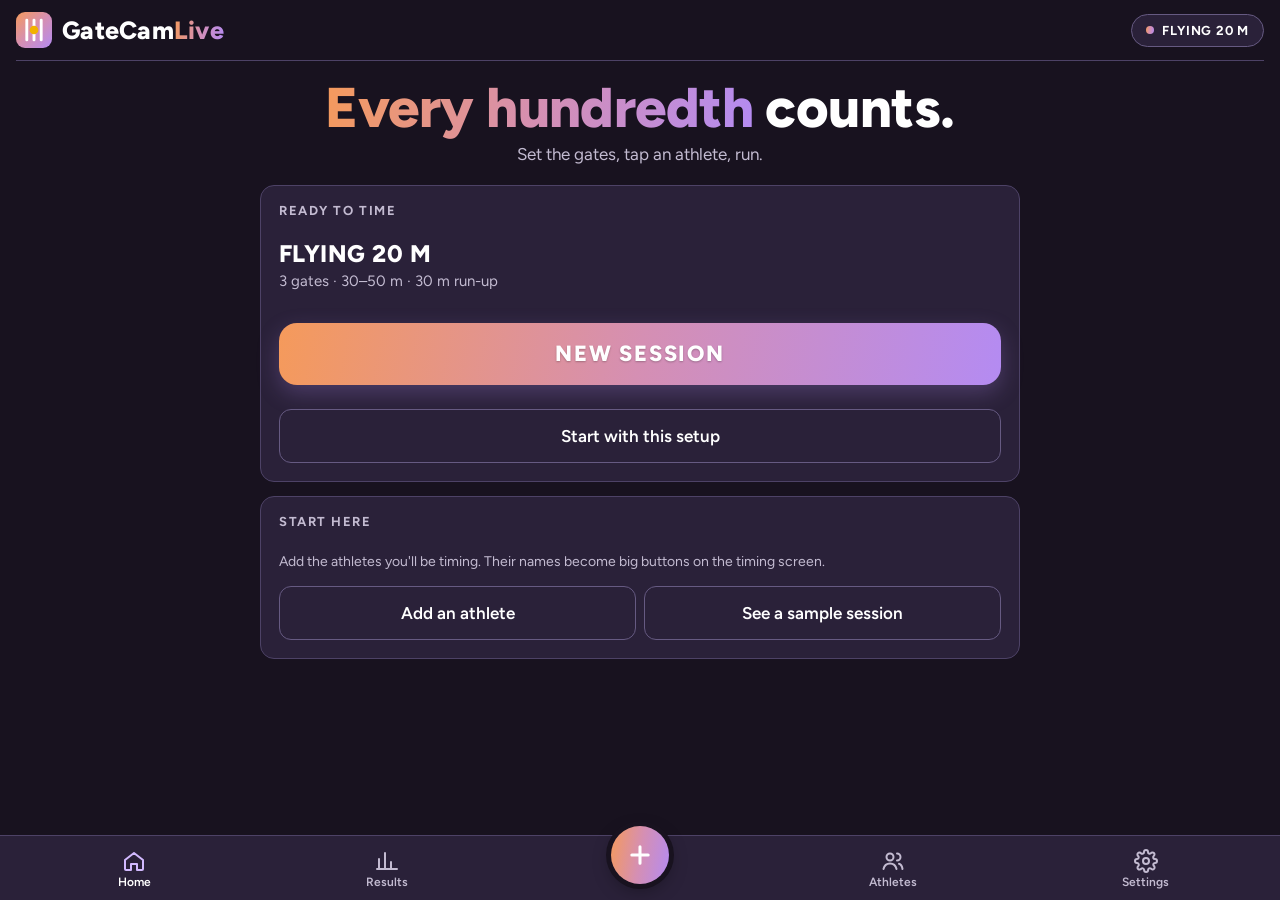
<file: gatecam/index.html>
<!doctype html>
<html lang="en">
<head>
<meta charset="utf-8">
<meta name="viewport" content="width=device-width,initial-scale=1,maximum-scale=1,user-scalable=no,viewport-fit=cover">
<style id="appshell">
/* the page itself never scrolls (iOS moves fixed bars when it does); the content scrolls inside body, so the dock stays put */
html{height:100%;overflow:hidden;overscroll-behavior:none}
body{height:100%;box-sizing:border-box;overflow-y:auto;overflow-x:hidden;-webkit-overflow-scrolling:touch;overscroll-behavior-y:none}
body.printing{height:auto!important;overflow:visible!important}
html:has(body.printing){height:auto!important;overflow:visible!important}
@media print{html,body{height:auto!important;overflow:visible!important}}
</style>
<script>/* scrolling to the top now means scrolling the content, not the window */
(function(){var o=window.scrollTo.bind(window);window.scrollTo=function(a,b){try{o.apply(null,arguments)}catch(e){}var p=(a&&typeof a==='object')?a:{left:a,top:b};var d=document.body;if(!d)return;if(p.top!=null)d.scrollTop=p.top;if(p.left!=null)d.scrollLeft=p.left;};})();</script>
<style id="nozoom">html{touch-action:pan-x pan-y;-webkit-text-size-adjust:100%;text-size-adjust:100%}
@supports (-webkit-touch-callout:none){input,select,textarea{font-size:16px!important}}</style>
<script>/* no zooming anywhere: pinch, double-tap or text boxes */
(function(){var s=function(e){e.preventDefault()};['gesturestart','gesturechange','gestureend'].forEach(function(t){document.addEventListener(t,s,{passive:false})});
document.addEventListener('touchmove',function(e){if(e.scale!==undefined&&e.scale!==1)e.preventDefault()},{passive:false});
document.addEventListener('wheel',function(e){if(e.ctrlKey)e.preventDefault()},{passive:false});})();</script>

<meta name="apple-mobile-web-app-capable" content="yes">
<meta name="mobile-web-app-capable" content="yes">
<meta name="apple-mobile-web-app-title" content="GateCamLive">
<meta name="theme-color" content="#18121F">
<link rel="manifest" href="manifest.webmanifest">
<link rel="icon" href="icon.svg" type="image/svg+xml">
<link rel="apple-touch-icon" href="icon-180.png">
<style>
:root{color-scheme:light;padding-top:env(safe-area-inset-top,0px);padding-bottom:env(safe-area-inset-bottom,0px)}
body{margin:0;font:14px system-ui,-apple-system,sans-serif}
img{max-width:100%}
[hidden]{display:none!important}
</style>
<title>GateCamLive</title>
<meta name="claude:viewport-fit-sides" content="cover">
<link rel="preconnect" href="https://fonts.googleapis.com">
<link rel="preconnect" href="https://fonts.gstatic.com" crossorigin>
<link rel="stylesheet" href="https://fonts.googleapis.com/css2?family=Figtree:wght@400;500;600;700;800&display=swap">
<style>
/* Layout: app header with three sections (Timer setup · Results · Athletes). Starting a session opens a
   full-screen landscape timing screen: dark video stage on the left, control rail on the right, every
   control along the top edge so a folded iPad case never covers them. */
:root{
  --bg:#F2F0F5; --surface:#FFFFFF; --surface-2:#F6F4F9; --ink:#231B2E; --ink-2:#3A3147; --muted:#6A6277;
  --line:#E1DCE8; --line-2:#CCC5D6;
  --brand:#261E33; --brand-hover:#17111F; --brand-ink:#FFFFFF; --brand-soft:#ECE6F5; --brand-text:#7451C2;
  --chart:#7451C2; --chart-zone:rgba(116,81,194,.08);
  --grad:linear-gradient(100deg,#F59A5B 0%,#D58FB3 50%,#B48BF2 100%);
  --slow:#7451C2; --mid:#C8649B; --fast:#EE7F30;
  --rec:#E0262B; --gate:#F2B200; --gate-text:#8A6400; --good:#12805C; --danger:#C42B21; --track:#A8432E;
  --pole-bg:#FFF3CC; --pole-ink:#6E4E00; --pole-line:#EBD283;
  --stage:#0B0810; --bar:#1C1526; --bar-2:#251C32; --bar-ink:#F2EEF7; --bar-muted:#A79FB5; --bar-line:#342A45;
  --f-disp:"Figtree",system-ui,-apple-system,"Segoe UI",Roboto,sans-serif;
  --f-body:"Figtree",system-ui,-apple-system,"Segoe UI",Roboto,sans-serif;
  --r:14px; --r-sm:10px;
}
@media (prefers-color-scheme: dark){:root:not([data-theme="light"]){
  --bg:#18121F; --surface:#2A2139; --surface-2:#3B3050; --ink:#FFFFFF; --ink-2:#EDE8F4; --muted:#C3BBD1;
  --line:#4D4266; --line-2:#665A82;
  --brand:#FFFFFF; --brand-hover:#E9E3F2; --brand-ink:#1C1526; --brand-soft:#4A3A6E; --brand-text:#D2B9FF;
  --chart:#C4A6FF; --chart-zone:rgba(196,166,255,.10);
  --grad:linear-gradient(100deg,#F59A5B 0%,#D58FB3 50%,#B48BF2 100%);
  --slow:#B48BF2; --mid:#D58FB3; --fast:#F59A5B;
  --rec:#FF453A; --gate:#FFC933; --gate-text:#FFC933; --good:#34C38F; --danger:#FF6B61; --track:#8E3A29;
  --pole-bg:#3A2E0B; --pole-ink:#FFD666; --pole-line:#5C4812;
  color-scheme:dark}}
:root[data-theme="dark"]{
  --bg:#18121F; --surface:#2A2139; --surface-2:#3B3050; --ink:#FFFFFF; --ink-2:#EDE8F4; --muted:#C3BBD1;
  --line:#4D4266; --line-2:#665A82;
  --brand:#FFFFFF; --brand-hover:#E9E3F2; --brand-ink:#1C1526; --brand-soft:#4A3A6E; --brand-text:#D2B9FF;
  --chart:#C4A6FF; --chart-zone:rgba(196,166,255,.10);
  --grad:linear-gradient(100deg,#F59A5B 0%,#D58FB3 50%,#B48BF2 100%);
  --slow:#B48BF2; --mid:#D58FB3; --fast:#F59A5B;
  --rec:#FF453A; --gate:#FFC933; --gate-text:#FFC933; --good:#34C38F; --danger:#FF6B61; --track:#8E3A29;
  --pole-bg:#3A2E0B; --pole-ink:#FFD666; --pole-line:#5C4812;
  color-scheme:dark}

*{box-sizing:border-box}
html{-webkit-text-size-adjust:100%}
body{background:var(--bg);color:var(--ink);font:16px/1.45 var(--f-body);-webkit-tap-highlight-color:transparent;
  padding-left:max(16px,env(safe-area-inset-left,0px));padding-right:max(16px,env(safe-area-inset-right,0px));padding-block:0 56px}
body.live-on{overflow:hidden}
body::before{content:"";position:fixed;inset:0 0 auto;height:env(safe-area-inset-top,0px);z-index:21;background:var(--bg)}
button,input,select,textarea{font:inherit;color:inherit}
button{cursor:pointer}
:focus-visible{outline:3px solid var(--brand-text);outline-offset:2px}
.num{font-variant-numeric:tabular-nums}
.wrap{max-width:1280px;margin:0 auto}
.grow{flex:1}
h1,h2,h3{margin:0;text-wrap:balance}

/* header */
.app-head{position:sticky;top:env(safe-area-inset-top,0px);z-index:20;background:var(--bg);display:flex;align-items:center;gap:14px;padding-block:12px;max-width:1280px;margin:0 auto}
.brand{display:flex;align-items:center;gap:10px;font:800 25px/1 var(--f-disp);letter-spacing:.05em;text-transform:uppercase;white-space:nowrap}
.brand svg{width:36px;height:36px;flex:none}
.brand span{text-transform:none;letter-spacing:.01em}
.brand em{font-style:normal;background:var(--grad);-webkit-background-clip:text;background-clip:text;color:transparent}
.nav{display:flex;gap:2px;background:var(--surface);border:1px solid var(--line);border-radius:13px;padding:3px;margin-left:auto}
.nav button{border:0;background:none;color:var(--muted);font:700 16px/1 var(--f-disp);letter-spacing:.07em;text-transform:uppercase;padding:12px 18px;border-radius:10px}
.nav button[aria-selected="true"]{background:var(--brand);color:var(--brand-ink)}
.iconbtn{width:46px;height:46px;flex:none;display:grid;place-items:center;border-radius:13px;border:1px solid var(--line);background:var(--surface);color:var(--ink)}
@media(max-width:600px){.brand span{display:none}.nav{margin-left:0;flex:1}.nav button{flex:1;padding-inline:4px;font-size:15px}}

/* controls */
.btn{display:inline-flex;align-items:center;justify-content:center;gap:8px;min-height:44px;padding:0 16px;border-radius:var(--r-sm);border:1px solid var(--line-2);background:var(--surface);color:var(--ink);font-weight:600;font-size:15px;white-space:nowrap}
.btn:hover{border-color:var(--muted)}
.btn[disabled]{opacity:.45;cursor:default}
.btn.icon{width:44px;padding:0;font-size:20px}
.btn-primary{background:var(--brand);border-color:var(--brand);color:var(--brand-ink)}
.btn-primary:hover{background:var(--brand-hover);border-color:var(--brand-hover)}
.btn-lg{min-height:54px;padding:0 22px;font-size:17px;border-radius:12px}
.btn-sm{min-height:34px;padding:0 11px;font-size:13px;border-radius:8px}
.btn-danger{color:var(--danger)}
.btn svg{width:18px;height:18px}
.seg{display:inline-flex;gap:3px;padding:3px;background:var(--surface-2);border:1px solid var(--line);border-radius:12px;flex-wrap:wrap;max-width:100%}
.seg button{border:0;background:none;color:var(--muted);font-weight:600;font-size:14px;min-height:38px;padding:0 14px;border-radius:9px}
.seg button[aria-pressed="true"]{background:var(--surface);color:var(--ink);box-shadow:0 0 0 1px var(--line-2),0 1px 2px rgba(0,0,0,.08)}
.seg.seg-brand button[aria-pressed="true"]{background:var(--brand);color:var(--brand-ink);box-shadow:none}
.seg.fill{display:flex}.seg.fill button{flex:1}
.eyebrow{font:600 12px/1.2 var(--f-body);letter-spacing:.11em;text-transform:uppercase;color:var(--muted)}
.h1{font:800 clamp(34px,4.6vw,50px)/.95 var(--f-disp);letter-spacing:.005em;text-transform:uppercase;margin-top:4px}
.h2{font:800 26px/1 var(--f-disp);letter-spacing:.03em;text-transform:uppercase}
.muted{color:var(--muted)}
.help{font-size:14px;color:var(--muted);margin:0;max-width:62ch}
.help.err{color:var(--danger);font-weight:600}
.field-h{font-size:13px;font-weight:600;color:var(--muted)}
.card{background:var(--surface);border:1px solid var(--line);border-radius:var(--r);padding:18px;display:flex;flex-direction:column;gap:14px;min-width:0}
.card-t{display:flex;align-items:center;gap:10px;font:700 21px/1 var(--f-disp);letter-spacing:.03em;text-transform:uppercase}
section.card>.card-t{padding-bottom:12px;border-bottom:1px solid var(--line-2)}
.card-t .n{width:27px;height:27px;border-radius:8px;background:var(--brand);color:var(--brand-ink);display:grid;place-items:center;font-size:16px;flex:none}
label.f{display:flex;flex-direction:column;gap:6px;font-size:13px;font-weight:600;color:var(--muted);min-width:0}
.inp,label.f input,label.f select,.addath input,textarea.inp{min-height:44px;background:var(--surface-2);border:1px solid var(--line);border-radius:var(--r-sm);padding:0 12px;font-size:16px;font-weight:500;color:var(--ink);min-width:0;width:100%}
textarea.inp{padding:10px 12px;resize:vertical;font:14px/1.4 ui-monospace,Menlo,monospace}
input[type=range]{accent-color:var(--brand);width:100%;min-height:30px;margin:0}
.unit{position:relative;display:block}
.unit::after{content:attr(data-u);position:absolute;right:12px;top:50%;transform:translateY(-50%);color:var(--muted);font-size:14px;pointer-events:none}
.unit input{padding-right:32px}
.badge{display:inline-flex;align-items:center;gap:5px;font:700 11px/1 var(--f-body);letter-spacing:.07em;text-transform:uppercase;padding:4px 7px;border-radius:6px;background:var(--surface-2);color:var(--muted);border:1px solid var(--line);vertical-align:2px;white-space:nowrap}
.badge.pole{background:var(--pole-bg);color:var(--pole-ink);border-color:var(--pole-line)}
.chips{display:flex;flex-wrap:wrap;gap:8px}
.chip{border:1px solid var(--line-2);background:var(--surface);border-radius:999px;min-height:38px;padding:0 15px;font-weight:600;font-size:14px;color:var(--ink-2)}
.chip[aria-pressed="true"]{background:var(--brand);border-color:var(--brand);color:var(--brand-ink)}
.row{display:flex;gap:8px;flex-wrap:wrap}
.row>.btn{flex:1}
.stack{display:flex;flex-direction:column;gap:16px}
.toolbar{display:flex;align-items:center;gap:10px;flex-wrap:wrap}
.note{background:var(--brand-soft);border-radius:10px;padding:10px 12px;font-size:14px;color:var(--ink-2)}
.note p{margin:0}.note p+p{margin-top:6px}
.empty{color:var(--muted);font-size:15px;padding:6px 0}
.emptycard{background:var(--surface);border:1px dashed var(--line-2);border-radius:var(--r);padding:28px;text-align:center;display:flex;flex-direction:column;align-items:center;gap:10px}
.emptycard b{font:800 24px/1 var(--f-disp);text-transform:uppercase;letter-spacing:.03em}

/* page heads */
.pagehead{display:flex;align-items:flex-end;justify-content:space-between;gap:16px;flex-wrap:wrap;padding-block:14px 18px}
.pagehead .sum{margin-top:8px;color:var(--muted);font-size:15px}

/* setup */
.setup{display:grid;grid-template-columns:repeat(2,minmax(0,1fr));gap:16px}
@media(max-width:820px){.setup{grid-template-columns:minmax(0,1fr)}}
.tiles{display:grid;grid-template-columns:1fr 1fr;gap:10px}
.tile{display:flex;flex-direction:column;align-items:flex-start;gap:6px;text-align:left;padding:16px;border-radius:14px;border:1.5px solid var(--line);background:var(--surface-2);min-height:118px;color:var(--ink)}
.tile b{font:800 28px/1 var(--f-disp);letter-spacing:.03em;text-transform:uppercase}
.tile span{font-size:14px;color:var(--muted);line-height:1.35}
.tile svg{width:34px;height:22px;color:var(--muted)}
.tile[aria-pressed="true"]{border-color:var(--brand);background:var(--brand-soft);box-shadow:inset 0 0 0 1px var(--brand)}
.tile[aria-pressed="true"] b,.tile[aria-pressed="true"] svg{color:var(--brand-text)}
#evTiles{grid-template-columns:repeat(3,minmax(0,1fr))}
@media(max-width:1000px){#evTiles{grid-template-columns:1fr 1fr}#evTiles [data-ev="pv"]{grid-column:1/-1;min-height:0}}
@media(max-width:420px){#evTiles{grid-template-columns:1fr}}
.tbl-x{overflow-x:auto;margin-inline:-4px}
.rutab{border-collapse:collapse;min-width:640px;width:100%}
.rutab th{font-size:12px;font-weight:700;letter-spacing:.06em;text-transform:uppercase;color:var(--muted);text-align:left;padding:6px 4px}
.rutab td{padding:4px}
.rutab td:first-child{font-weight:700;white-space:nowrap;padding-right:10px}
.rutab input{width:100%;min-width:62px;min-height:40px;background:var(--surface-2);border:1px solid var(--line);border-radius:8px;padding:0 8px;font-size:15px;color:var(--ink);text-align:center}
.rutab input:focus{border-color:var(--brand)}
#leftsNow button{padding:0 6px;min-width:0}
.pvsub{font-size:15px;color:var(--ink-2)}
.pvsub b{font-weight:800}
.up{color:var(--good)} .down{color:var(--danger)}
.tiles.sm .tile{min-height:0;padding:14px}
.protag{display:inline-flex;align-items:center;margin-left:8px;padding:2px 7px;border-radius:999px;font:800 10.5px/1.3 var(--f-body,inherit);letter-spacing:.08em;text-transform:uppercase;color:#fff;background:var(--grad);vertical-align:middle}
.prolock{display:grid;gap:8px;justify-items:start}
.prolock .pl-k{display:inline-flex;align-items:center;gap:6px;font-weight:800;font-size:12px;letter-spacing:.1em;text-transform:uppercase;color:var(--brand-text)}
.planline{display:flex;align-items:center;gap:6px;font-size:17px}
.sheet-panel.pro-panel{width:min(560px,100%)}
.pro-hero h2{font:800 clamp(30px,7vw,40px)/1.05 var(--f-disp);text-transform:uppercase;letter-spacing:.01em;margin:6px 0 8px;background:var(--grad);-webkit-background-clip:text;background-clip:text;color:transparent}
.pro-why{margin:0 0 6px;font-size:16px;color:var(--ink)}
.pro-state{display:inline-block;margin-top:4px;padding:4px 10px;border-radius:999px;background:var(--brand-soft);color:var(--brand-text);font-weight:700;font-size:13.5px}
.pro-feats{list-style:none;margin:18px 0 6px;padding:0;display:grid;gap:14px}
.pro-feats li{display:grid;grid-template-columns:22px 1fr;gap:12px;align-items:start}
.pro-feats svg{color:#F59A5B;margin-top:1px}
.pro-feats b{display:block;font-size:16px}.pro-feats span{display:block;color:var(--muted);font-size:14.5px;line-height:1.4}
.pro-free{margin:10px 0 16px}
.pro-plans{display:grid;grid-template-columns:1fr 1fr;gap:10px;margin-bottom:14px}
.pro-plan{display:grid;gap:3px;align-content:start;text-align:left;padding:14px;border-radius:14px;border:1.5px solid var(--line);background:var(--surface-2);color:var(--ink)}
.pro-plan b{font-size:15px}.pro-plan span{font-size:17px;font-weight:700}.pro-plan small{color:var(--muted);font-size:12.5px}
.pro-plan[aria-checked="true"]{border-color:var(--brand);background:var(--brand-soft);box-shadow:inset 0 0 0 1px var(--brand)}
.pro-cta{width:100%;min-height:56px;font-size:17px}
.pro-fine{font-size:12.5px;line-height:1.45;color:var(--muted);margin:10px 0 0}
.pro-code{display:flex;gap:8px;margin-top:16px}.pro-code .inp{flex:1;min-width:0}
.pro-msg{margin:12px 0 0;font-weight:600}
.pro-links{display:flex;flex-wrap:wrap;gap:6px 16px;margin:18px 0 8px}
.btn-link{background:none;border:0;padding:4px 0;color:var(--brand-text);font:inherit;font-size:14px;font-weight:600;text-decoration:underline;text-underline-offset:3px;cursor:pointer}
.evhow{margin-top:14px;padding:14px 16px;border-radius:14px;background:var(--surface-2);border:1px solid var(--line)}
.evhow ol{margin:6px 0 0;padding-left:20px;display:grid;gap:6px;font-size:14.5px;line-height:1.4;color:var(--ink-2)}
.evhow .field-h{margin:0}
#evTiles .tile[data-ev="tj"]:last-child{grid-column:auto}
.tiles.sm .tile b{font-size:22px}
@media(max-width:420px){.tiles{grid-template-columns:1fr}}
.gen{display:grid;grid-template-columns:repeat(3,minmax(0,1fr));gap:10px}
.gen2{display:grid;grid-template-columns:repeat(2,minmax(0,1fr));gap:10px}
@media(max-width:480px){.gen2{grid-template-columns:1fr}}
.strip{overflow-x:auto;margin-inline:-4px}
.strip svg{display:block;width:100%;height:auto}

/* live session */
.live{position:fixed;inset:0;z-index:50;background:var(--stage);color:var(--bar-ink);display:grid;grid-template-rows:auto auto minmax(0,1fr);
  padding:env(safe-area-inset-top,0px) env(safe-area-inset-right,0px) env(safe-area-inset-bottom,0px) env(safe-area-inset-left,0px)}
.lbar{display:flex;align-items:center;gap:10px;padding:8px 12px;background:var(--bar);border-bottom:1px solid var(--bar-line);min-width:0;flex-wrap:wrap}
.lbar2{display:flex;align-items:center;gap:8px;padding:6px 12px;background:var(--bar-2);border-bottom:1px solid var(--bar-line);flex-wrap:wrap;min-width:0}
.rowi{display:inline-flex;align-items:center;gap:8px;flex-wrap:wrap;min-width:0}
.rowi.grow{flex:1}
.dbtn{display:inline-flex;align-items:center;justify-content:center;gap:7px;min-height:42px;padding:0 14px;border-radius:10px;border:1px solid #3A2F4D;background:#271E35;color:var(--bar-ink);font-weight:600;font-size:15px;white-space:nowrap}
.dbtn:hover{border-color:#584B70}
.dbtn[disabled]{opacity:.4;cursor:default}
.dbtn.icon{width:42px;padding:0;font-size:19px}
.dbtn.primary{background:#7451C2;border-color:#7451C2;color:#fff}
.dbtn.danger{background:var(--rec);border-color:var(--rec);color:#fff}
.dbtn svg{width:18px;height:18px}
select.dbtn{padding:0 10px}
.dseg{display:inline-flex;gap:2px;padding:3px;border-radius:11px;background:#140F1C;border:1px solid #342A45}
.dseg button{border:0;background:none;color:var(--bar-muted);font:700 15px/1 var(--f-disp);letter-spacing:.08em;text-transform:uppercase;min-height:36px;padding:0 15px;border-radius:8px}
.dseg button[aria-pressed="true"]{background:#4A3A6E;color:#fff}
.dseg button[disabled]{opacity:.35;cursor:default}
.lv-ev{font:700 18px/1.05 var(--f-disp);letter-spacing:.05em;text-transform:uppercase;color:#fff;min-width:0;max-width:34ch;overflow:hidden;text-overflow:ellipsis;white-space:nowrap}
.lv-ev small{display:block;font:500 12px/1.3 var(--f-body);letter-spacing:.02em;text-transform:none;color:var(--bar-muted)}
.status{display:inline-flex;align-items:center;gap:9px;min-height:42px;padding:0 16px;border-radius:999px;background:#1E1729;border:1px solid #382D4B;font:700 15px/1 var(--f-disp);letter-spacing:.09em;text-transform:uppercase;color:#fff;white-space:nowrap}
.status i{width:12px;height:12px;border-radius:50%;background:#7D7290;flex:none}
.status.rec{border-color:var(--rec);background:rgba(224,38,43,.18)}
.status.rec i{background:var(--rec);box-shadow:0 0 0 4px rgba(224,38,43,.28);animation:blink 1s ease-in-out infinite}
.status.ready i,.status.needsrc i,.status.cue i{background:var(--gate)}
.status.done i,.status.saved i{background:var(--good)}
.status.align i{background:#C4A6FF}
@keyframes blink{50%{opacity:.12}}
.tc{font-size:13px;color:var(--bar-muted);min-width:64px}
.fpschip{font-size:13px;font-weight:600;color:#E0D2FF;background:#2A2040;border:1px solid #4A3A6E;border-radius:999px;padding:6px 11px;white-space:nowrap}
.fpschip.lowfps{color:#FFD27A;border-color:#5C4812;background:#2A2209}
.scrubwrap{position:relative;flex:1;min-width:140px;display:flex;align-items:center}
.trimband{position:absolute;top:50%;height:16px;transform:translateY(-50%);border-radius:5px;background:rgba(196,166,255,.28);border:1px solid rgba(196,166,255,.65);pointer-events:none}
.trimband[hidden]{display:none}
[hidden]{display:none!important}
#scrub{flex:1;width:100%;position:relative;accent-color:#C4A6FF;background:transparent}
.lbody{display:grid;grid-template-columns:minmax(0,1fr) 380px;min-height:0}
.stage{position:relative;min-height:0;min-width:0;display:flex;align-items:center;justify-content:center;overflow:hidden;background:var(--stage);touch-action:none}
.stage canvas{display:block;touch-action:none}
/* stop iPad text selection, the copy menu and the long-press callout everywhere except real text fields */
html,body{-webkit-user-select:none;user-select:none;-webkit-touch-callout:none;-webkit-tap-highlight-color:transparent}
input,textarea,select,[contenteditable]{-webkit-user-select:text;user-select:text;-webkit-touch-callout:default}
.stage,.stage *{-webkit-user-select:none!important;user-select:none!important;-webkit-touch-callout:none!important}
.live.align .stage canvas{cursor:crosshair}
.live.rec .stage::after{content:"";position:absolute;inset:0;border:4px solid var(--rec);pointer-events:none}
.stage-msg{position:absolute;left:50%;top:14px;transform:translateX(-50%);width:max-content;max-width:calc(100% - 28px);background:rgba(16,11,22,.9);border:1px solid #3A2F4D;border-radius:14px;padding:12px 14px;display:flex;align-items:center;gap:14px;flex-wrap:wrap;color:#fff;z-index:3}
.stage-msg b{font:700 19px/1.1 var(--f-disp);letter-spacing:.05em;text-transform:uppercase}
.stage-msg p{margin:3px 0 0;font-size:14px;color:var(--bar-muted);max-width:52ch}
.stage-msg.center{top:50%;transform:translate(-50%,-50%);flex-direction:column;text-align:center;padding:24px 26px;gap:10px}
.live.fs .stage-msg:not(.center){top:68px}
.fs-ath{position:absolute;left:12px;right:12px;top:12px;display:none;gap:8px;overflow-x:auto;z-index:2;padding-bottom:4px}
.live.fs.time .fs-ath{display:flex}
.fs-ath button{flex:none;min-height:46px;padding:0 16px;border-radius:999px;border:1px solid #433857;background:rgba(20,14,28,.88);color:#fff;font-weight:700;font-size:15px}
.fs-ath button[aria-pressed="true"]{background:#7451C2;border-color:#7451C2}
.rail{background:var(--surface);color:var(--ink);border-left:1px solid var(--line);overflow-y:auto;-webkit-overflow-scrolling:touch;overscroll-behavior:contain;padding:14px 14px 28px;min-height:0}
#railAlign,#railTime{display:flex;flex-direction:column;gap:14px}
.fsonly{display:none!important}
.live.fs .fsonly:not([hidden]){display:inline-flex!important}
.live.fs{grid-template-rows:auto minmax(0,1fr)}
.live.fs .lbar2,.live.fs .rail{display:none}
.live.fs .lbody{grid-template-columns:minmax(0,1fr)}
.live.fs .nofs{display:none}
@media (orientation:landscape) and (max-width:960px){ .lbody{grid-template-columns:minmax(0,1fr) 300px} }
@media (max-height:520px) and (orientation:landscape){
  .lbar,.lbar2{padding-block:4px}
  .dbtn,.status{min-height:36px}
  .dseg button{min-height:30px}
  .lv-ev small{display:none}
  .st-x{display:none}
  .rail{padding:10px 10px 24px}
  .rc-big{font-size:52px}
  .btn-timing{min-height:52px;font-size:20px}
}
@media (orientation:portrait),(max-width:560px){
  .lbody{grid-template-columns:minmax(0,1fr);grid-template-rows:auto minmax(0,1fr)}
  .stage{height:max(250px,min(56.25vw,50vh))}
  .rail{border-left:0;border-top:1px solid var(--line)}
  .live.fs .lbody{grid-template-rows:minmax(0,1fr)}
  .live.fs .stage{height:auto}
}
@media (max-width:600px){
  .lv-ev{max-width:100%;order:5;flex-basis:100%}
  .lbar{gap:8px;padding:8px 10px}
  .lbar2{padding:6px 10px}
  #lvEndText{display:none}
  .status{font-size:13px;padding:0 12px;min-height:40px;letter-spacing:.06em;order:4;flex-basis:100%;justify-content:center;min-width:0}
  #statusText{overflow:hidden;text-overflow:ellipsis}
  #fileCtl{flex-basis:100%}
  .stage-msg.center{padding:14px 16px}
  .stage-msg.center p{font-size:13px}
  .rc-big{font-size:60px}
}

/* rail pieces */
.rhead{display:flex;align-items:flex-start;justify-content:space-between;gap:10px}
.rhead h2{font:800 26px/1 var(--f-disp);letter-spacing:.03em;text-transform:uppercase;margin-top:3px}
.rsec{display:flex;flex-direction:column;gap:10px;border-top:1px solid var(--line);padding-top:14px}
.rsec-h{display:flex;align-items:center;justify-content:space-between;gap:8px;flex-wrap:wrap}
.rsec-h h3{font:700 16px/1 var(--f-disp);letter-spacing:.1em;text-transform:uppercase;color:var(--ink-2)}
.info{width:30px;height:30px;border-radius:50%;border:1px solid var(--line-2);background:var(--surface-2);color:var(--muted);font:italic 700 15px Georgia,serif;display:grid;place-items:center;padding:0}
.info[aria-expanded="true"]{background:var(--brand);border-color:var(--brand);color:var(--brand-ink)}
.calsteps{display:flex;flex-direction:column;gap:7px;margin:0;padding:0;list-style:none;counter-reset:s}
.calsteps li{display:flex;gap:10px;align-items:center;font-size:14px;color:var(--muted)}
.calsteps li::before{counter-increment:s;content:counter(s);width:24px;height:24px;border-radius:50%;border:1.5px solid var(--line-2);display:grid;place-items:center;font-weight:700;font-size:12px;flex:none}
.calsteps li.now{color:var(--ink);font-weight:600}
.calsteps li.now::before{border-color:var(--brand);background:var(--brand);color:var(--brand-ink)}
.calsteps li.ok::before{content:"✓";border-color:var(--good);color:var(--good)}
.okline{display:flex;gap:8px;align-items:center;font-weight:700;color:var(--good)}
.okline::before{content:"✓";width:22px;height:22px;border-radius:50%;background:var(--good);color:#fff;display:grid;place-items:center;font-size:13px}
.calin{display:grid;grid-template-columns:repeat(3,minmax(0,1fr));gap:8px}
.lrow{display:grid;grid-template-columns:32px minmax(0,1fr) 42px;gap:8px;align-items:center}
.lrow .tag{width:32px;height:32px;border-radius:8px;background:var(--brand-soft);color:var(--brand-text);font:700 16px var(--f-disp);display:grid;place-items:center}
.x{width:42px;height:42px;border-radius:9px;border:1px solid transparent;background:none;color:var(--muted);font-size:22px;line-height:1}
.x:hover{color:var(--danger);border-color:var(--line)}
.x.arm{color:var(--danger);border-color:var(--danger);font-size:12px;font-weight:700;width:auto;padding:0 8px}
.rng{display:flex;flex-direction:column;gap:2px}
.rng .lab{display:flex;justify-content:space-between;gap:8px;font-size:13px;font-weight:600;color:var(--muted)}
.rng .lab b{color:var(--ink);font-weight:700}
.runcard{border-radius:14px;border:1px solid var(--line);background:var(--surface-2);padding:14px;display:flex;flex-direction:column;gap:10px;box-shadow:inset 5px 0 0 #9A90AC}
.runcard.rec{border-color:var(--rec);box-shadow:inset 5px 0 0 var(--rec)}
.runcard.ready,.runcard.needsrc,.runcard.cue{box-shadow:inset 5px 0 0 var(--gate)}
.runcard.done,.runcard.saved{box-shadow:inset 5px 0 0 var(--good)}
.rc-k{font:700 14px/1 var(--f-disp);letter-spacing:.13em;text-transform:uppercase;color:var(--muted);display:flex;align-items:center;gap:8px}
.rc-k i{width:10px;height:10px;border-radius:50%;background:currentColor}
.runcard.rec .rc-k{color:var(--rec)}
.runcard.rec .rc-k i{animation:blink 1s ease-in-out infinite}
.runcard.ready .rc-k,.runcard.needsrc .rc-k,.runcard.cue .rc-k{color:var(--gate-text)}
.runcard.done .rc-k,.runcard.saved .rc-k{color:var(--good)}
.rc-name{font:800 30px/1 var(--f-disp);letter-spacing:.02em;text-transform:uppercase;overflow-wrap:anywhere}
.rc-big{font:800 72px/.85 var(--f-disp);letter-spacing:-.01em}
.rc-big small{font-size:24px;color:var(--muted);margin-left:3px;font-weight:700;letter-spacing:0}
.rc-sub{font-size:14px;color:var(--muted)}
.rc-sub b{color:var(--ink)}
.rc-msg{font-size:15px;color:var(--ink-2)}
.gp{display:flex;gap:4px;flex-wrap:wrap}
.gp span{flex:1;min-width:46px;text-align:center;padding:6px 2px;border-radius:8px;background:var(--surface);border:1px solid var(--line);font-size:12px;font-weight:700;color:var(--muted)}
.gp span.hit{background:var(--gate);border-color:var(--gate);color:#1E1600}
.gp span small{display:block;font-weight:600;font-size:12px}
.msplits{display:grid;grid-template-columns:auto 1fr auto;gap:3px 12px;font-size:14px}
.msplits .v{color:var(--muted);text-align:right}
.msplits b{text-align:right}
details.fix summary{cursor:pointer;font-size:14px;font-weight:600;color:var(--brand-text)}
details.fix .frow{display:grid;grid-template-columns:52px 1fr auto;gap:8px;align-items:center;font-size:14px;padding:3px 0}
.btn-timing{display:flex;align-items:center;justify-content:center;gap:12px;min-height:62px;border-radius:14px;border:0;background:var(--brand);color:#fff;font:800 23px/1 var(--f-disp);letter-spacing:.09em;text-transform:uppercase;width:100%}
.btn-timing i{width:15px;height:15px;border-radius:50%;background:#fff}
.btn-timing.on{background:var(--rec)}
.btn-timing.on i{border-radius:3px}
.agrid{display:grid;grid-template-columns:repeat(2,minmax(0,1fr));gap:8px}
.abtn{display:flex;flex-direction:column;align-items:flex-start;justify-content:center;gap:2px;min-height:60px;padding:8px 12px;border-radius:12px;border:1.5px solid var(--line);background:var(--surface);text-align:left;min-width:0;color:var(--ink)}
.abtn b{font-size:17px;font-weight:700;max-width:100%;overflow:hidden;text-overflow:ellipsis;white-space:nowrap}
.abtn span{font-size:12px;color:var(--muted);max-width:100%;overflow:hidden;text-overflow:ellipsis;white-space:nowrap}
.abtn[aria-pressed="true"]{border-color:var(--brand);background:var(--brand);color:var(--brand-ink)}
.abtn[aria-pressed="true"] span{color:rgba(255,255,255,.82)}
.abtn.rec[aria-pressed="true"]{border-color:var(--rec);background:var(--rec)}
.addath{display:flex;gap:8px}
.addath input{flex:1}
.logrow{display:grid;grid-template-columns:minmax(0,1fr) auto auto;gap:10px;align-items:center;padding:8px 0;border-top:1px solid var(--line);font-size:14px}
.logrow:first-child{border-top:0}
.logrow .n{min-width:0}
.logrow .n b{display:block;font-weight:700;overflow:hidden;text-overflow:ellipsis;white-space:nowrap}
.logrow .n span{color:var(--muted);font-size:12px}
.logrow .t{font:700 20px var(--f-disp)}

/* results & athletes */
.stats{display:grid;grid-template-columns:repeat(4,minmax(0,1fr));gap:12px}
@media(max-width:760px){.stats{grid-template-columns:repeat(2,minmax(0,1fr))}}
.stat{background:var(--surface);border:1px solid var(--line);border-radius:14px;padding:14px 16px;min-width:0}
.stat .k{font-size:12px;font-weight:600;letter-spacing:.09em;text-transform:uppercase;color:var(--muted)}
.stat .v{font:800 38px/1.05 var(--f-disp);margin-top:4px;white-space:nowrap}
.stat .v small{font-size:17px;color:var(--muted);font-weight:700;margin-left:2px}
.stat .s{font-size:13px;color:var(--muted);white-space:nowrap;overflow:hidden;text-overflow:ellipsis}
.gh{display:flex;align-items:center;justify-content:space-between;gap:10px;flex-wrap:wrap}
.gh h2{font:800 26px/1 var(--f-disp);letter-spacing:.03em;text-transform:uppercase;display:flex;align-items:center;gap:10px;flex-wrap:wrap}
.chartbox{overflow-x:auto}
.chartbox svg{display:block;width:100%;height:auto;min-width:330px}
.legend2{display:flex;flex-wrap:wrap;gap:6px}
.lg{border:1px solid var(--line);background:var(--surface-2);color:var(--ink);border-radius:999px;min-height:34px;padding:0 12px;font-size:13px;font-weight:600;display:inline-flex;gap:7px;align-items:center}
.lg i,.dot{display:inline-block;width:10px;height:10px;border-radius:50%;flex:none}
.lg[aria-pressed="false"]{opacity:.45;text-decoration:line-through}
.lb{display:grid;grid-template-columns:30px minmax(0,1.3fr) minmax(0,2fr) auto;gap:12px;align-items:center;padding:10px 4px;border:0;border-top:1px solid var(--line);background:none;text-align:left;color:var(--ink);width:100%;font-size:15px}
.lb:hover{background:var(--surface-2)}
.lb .rk{font:800 22px var(--f-disp);color:var(--muted);text-align:center}
.lb.first .rk{color:var(--brand-text)}
.lb .nm{min-width:0}
.lb .nm b{display:flex;align-items:center;gap:7px;font-weight:700;overflow:hidden;text-overflow:ellipsis;white-space:nowrap}
.lb .nm small{display:block;color:var(--muted);font-size:12px}
.lb .bar{height:10px;border-radius:5px;background:var(--surface-2);overflow:hidden}
.lb .bar i{display:block;height:100%;border-radius:5px}
.lb .tm{text-align:right;font:800 24px/1 var(--f-disp)}
.lb .tm small{display:block;font:600 12px var(--f-body);color:var(--muted);margin-top:2px}
@media(max-width:560px){.lb{grid-template-columns:26px minmax(0,1fr) auto}.lb .bar{display:none}}
.lbruns{display:flex;flex-direction:column;padding:2px 0 10px 42px}
.lbrun{display:grid;grid-template-columns:minmax(0,1fr) auto auto auto;gap:8px;align-items:center;font-size:14px;padding:4px 0}
.lbrun span{color:var(--muted)}
.lbrun b{font:700 18px var(--f-disp)}
.alay{display:grid;grid-template-columns:310px minmax(0,1fr);gap:16px;align-items:start}
@media(max-width:880px){.alay{grid-template-columns:minmax(0,1fr)}}
.alist{display:flex;flex-direction:column;gap:6px;margin-top:10px}
.alist .eyebrow{margin:10px 2px 2px}
.arow{display:grid;grid-template-columns:minmax(0,1fr) auto;gap:2px 10px;align-items:center;text-align:left;padding:12px 14px;border-radius:12px;border:1px solid var(--line);background:var(--surface);color:var(--ink)}
.arow[aria-current="true"]{border-color:var(--brand);box-shadow:inset 0 0 0 1px var(--brand)}
.arow b{font-weight:700;overflow:hidden;text-overflow:ellipsis;white-space:nowrap}
.arow .c{font-size:12px;color:var(--muted);grid-column:1/-1}
.arow .t{font:700 19px var(--f-disp)}
.cmp{display:grid;grid-template-columns:repeat(3,minmax(0,1fr));gap:10px}
.cmp>div{background:var(--surface-2);border-radius:12px;padding:12px}
.cmp .k{font-size:12px;color:var(--muted);font-weight:600;letter-spacing:.06em;text-transform:uppercase}
.cmp .v{font:800 30px/1.05 var(--f-disp);margin-top:3px}
.cmp .v small{font-size:15px;color:var(--muted);margin-left:2px}
@media(max-width:520px){.cmp{grid-template-columns:1fr}}
.hrow{display:grid;grid-template-columns:minmax(0,1fr) auto auto;gap:12px;align-items:center;padding:11px 4px;border:0;border-top:1px solid var(--line);background:none;width:100%;text-align:left;color:var(--ink);font-size:15px}
.hrow:hover{background:var(--surface-2)}
.hrow .n b{font-weight:700}
.hrow .n .m{display:block;font-size:12px;color:var(--muted);margin-top:2px}
.hrow .v{font-size:13px;color:var(--muted);text-align:right}
.hrow .t{font:800 22px var(--f-disp);text-align:right;min-width:62px}

/* sheets */
.sheet{position:fixed;inset:0;z-index:80;display:flex;justify-content:flex-end;background:rgba(14,10,20,.55)}
.sheet-panel{width:min(740px,100%);height:100%;background:var(--bg);overflow-y:auto;overscroll-behavior:contain;
  padding:calc(env(safe-area-inset-top,0px) + 14px) max(18px,env(safe-area-inset-right,0px)) calc(env(safe-area-inset-bottom,0px) + 40px) 20px;
  display:flex;flex-direction:column;gap:16px;box-shadow:-12px 0 40px rgba(0,0,0,.25)}
.sheet-head{display:flex;align-items:center;justify-content:space-between;gap:10px;position:sticky;top:calc(-14px - env(safe-area-inset-top,0px));background:var(--bg);padding-block:8px;z-index:2}

/* run report */
.report{display:flex;flex-direction:column;gap:16px}
.report .rt{font:800 clamp(38px,6vw,56px)/.95 var(--f-disp);letter-spacing:.005em;text-transform:uppercase;overflow-wrap:anywhere}
.report .meta{color:var(--muted);font-size:17px;margin-top:6px;display:flex;gap:8px;align-items:center;flex-wrap:wrap}
.rtiles{display:grid;grid-template-columns:1fr 1fr;gap:12px}
.rtile{background:var(--surface);border:1px solid var(--line);border-radius:16px;padding:14px 18px;min-width:0}
.rtile .l{font-size:15px;color:var(--muted);font-weight:500}
.rtile .val{font:800 clamp(46px,9vw,66px)/1 var(--f-disp);letter-spacing:-.01em}
.rtile .val span{font-size:20px;color:var(--muted);font-weight:700;margin-left:3px;letter-spacing:0}
.rtile .sm{font-size:13px;color:var(--muted)}
.sp{display:grid;grid-template-columns:minmax(0,1fr) auto 84px;gap:12px;align-items:baseline;padding:12px 0;border-bottom:1px solid var(--line);font-size:clamp(17px,3.2vw,20px)}
.sp .v{color:var(--muted);font-size:.8em}
.sp .t{font-weight:800;text-align:right}
.fast{display:flex;justify-content:space-between;gap:10px;padding:16px 0 2px;font-size:clamp(17px,3.2vw,20px);flex-wrap:wrap}
.fast b{color:var(--chart);font-weight:800}
.errfoot{font-size:13px;color:var(--muted);margin:0;max-width:68ch}
.editgrid{display:grid;grid-template-columns:repeat(3,minmax(0,1fr));gap:10px;align-items:end}
@media(max-width:560px){.editgrid{grid-template-columns:1fr}}

.toast{position:fixed;left:50%;top:calc(env(safe-area-inset-top,0px) + 14px);transform:translateX(-50%);z-index:100;background:var(--ink);color:var(--bg);padding:12px 18px;border-radius:999px;font-weight:600;font-size:15px;box-shadow:0 8px 24px rgba(0,0,0,.25);max-width:calc(100% - 32px);text-align:center}
body.live-on .toast{top:calc(env(safe-area-inset-top,0px) + 132px)}
.sheet-panel.wide{width:min(1060px,100%)}
.donebar{display:flex;align-items:center;justify-content:space-between;gap:14px;flex-wrap:wrap;background:var(--brand-soft);border:1.5px solid var(--brand);border-radius:var(--r);padding:14px 16px;margin-bottom:14px;font-size:16px}
.donebar>div{flex:1;min-width:220px}
/* last steps (vault) */
.stepbox{margin-top:10px;padding-top:10px;border-top:1px solid var(--line)}
.stephead{font:700 12px/1 var(--f-body);letter-spacing:.1em;text-transform:uppercase;color:var(--muted);margin-bottom:6px}
.steptab{width:100%;border-collapse:collapse;font-size:14px}
.steptab th{font:700 10.5px/1.2 var(--f-body);letter-spacing:.08em;text-transform:uppercase;color:var(--muted);text-align:left;padding:4px 4px;border-bottom:1px solid var(--line)}
.steptab td{padding:5px 4px;border-bottom:1px solid var(--line);vertical-align:top}
.steptab .r{text-align:right}
.steptab td small{display:block;color:var(--muted);font-size:11px}
.steptab tr.key td:first-child{font-weight:700}
.stepwait{color:var(--brand-text)}
.tips{margin:4px 0 0;padding-left:20px;font-size:14px;color:var(--ink-2)}.tips li{margin:3px 0}
.fixsteps{margin-top:8px}.fixsteps summary{cursor:pointer;color:var(--brand-text);font-weight:600;font-size:14px}
.plants{display:flex;flex-wrap:wrap;gap:6px;margin-top:6px}
.plant{display:inline-flex;align-items:center;gap:4px;padding:4px 4px 4px 10px;border:1px solid var(--line-2);border-radius:999px;font-size:14px}
.plant .x{min-width:28px;min-height:28px;border:0;background:none;color:var(--muted);font-size:18px;border-radius:50%}
.tob{display:inline-block;font:700 11.5px/1 var(--f-body);letter-spacing:.04em;padding:4px 7px;border-radius:999px;vertical-align:1px;border:1px solid}
.tob.on{color:var(--good);border-color:currentColor}
.tob.under{color:#8B63D6;border-color:currentColor}
.tob.out{color:#E07A2E;border-color:currentColor}
:root[data-theme="dark"] .tob.under{color:#C4A6FF} :root[data-theme="dark"] .tob.out{color:#F59A5B}
@media (prefers-color-scheme: dark){:root:not([data-theme="light"]) .tob.under{color:#C4A6FF} :root:not([data-theme="light"]) .tob.out{color:#F59A5B}}
.rutab th.tocol,.rutab td.tocol{border-left:2px solid var(--line-2);padding-left:10px}

/* ===== App frame like the sensor app: slim header, one thing per screen, tab bar at the bottom ===== */
body{padding-bottom:calc(86px + env(safe-area-inset-bottom,0px))}
body.live-on{padding-bottom:0}
.app-head{justify-content:space-between;border-bottom:1px solid var(--line);margin-bottom:6px}
.hpill{display:inline-flex;align-items:center;gap:8px;max-width:58%;border:1px solid var(--line-2);background:var(--surface);color:var(--ink);border-radius:999px;padding:9px 14px;font:700 13px/1 var(--f-body);letter-spacing:.06em;text-transform:uppercase}
.hpill i{width:8px;height:8px;border-radius:50%;background:var(--grad);flex:none}
.hpill span{overflow:hidden;text-overflow:ellipsis;white-space:nowrap}
.tabbar{position:fixed;left:0;right:0;bottom:0;z-index:30;display:grid;grid-template-columns:repeat(5,1fr);align-items:end;background:var(--surface);border-top:1px solid var(--line);padding:6px max(8px,env(safe-area-inset-left)) calc(6px + env(safe-area-inset-bottom,0px))}
.tabbar button{border:0;background:none;color:var(--muted);display:flex;flex-direction:column;align-items:center;gap:3px;padding:6px 0;font:600 12px/1 var(--f-body);min-height:52px;justify-content:center}
.tabbar button[aria-current="true"]{color:var(--ink)}
.tabbar button[aria-current="true"] svg{stroke:var(--brand-text)}
.tabbar .tb-new{align-self:center}
.tabbar .tb-new b{width:58px;height:58px;border-radius:50%;display:grid;place-items:center;background:var(--grad);color:#fff;margin-top:-26px;box-shadow:0 0 0 5px var(--bg),0 6px 18px rgba(0,0,0,.35)}
.tabbar .tb-new b svg{width:28px;height:28px;stroke-width:2.6}
.tabbar .tb-new.on b{box-shadow:0 0 0 5px var(--bg),0 0 0 7px var(--brand-text)}
body.live-on .tabbar{display:none}
.view{padding-bottom:12px}
.h1.pt{margin:10px 0 14px}
/* home */
.hero{font:800 clamp(38px,9vw,56px)/1.02 var(--f-disp);letter-spacing:-.01em;margin:18px 0 6px}
.hero span{background:var(--grad);-webkit-background-clip:text;background-clip:text;color:transparent}
.herosub{color:var(--muted);font-size:17px;margin:0 0 18px}
#v-home .card{margin-bottom:14px}
.hc-k{font:700 13px/1 var(--f-body);letter-spacing:.12em;text-transform:uppercase;color:var(--muted);margin-bottom:10px}
.hc-sum{display:flex;flex-direction:column;gap:4px;margin-bottom:16px}
.hc-sum b{font:800 24px/1.1 var(--f-disp);text-transform:uppercase;letter-spacing:.02em}
.hc-sum span{color:var(--muted);font-size:15px}
.btn-grad{display:block;width:100%;border:0;border-radius:18px;padding:20px 18px;background:var(--grad);color:#fff;font:800 22px/1 var(--f-disp);letter-spacing:.08em;text-transform:uppercase;text-shadow:0 1px 2px rgba(0,0,0,.25);box-shadow:0 8px 22px rgba(180,139,242,.25)}
.btn-grad:active{transform:translateY(1px)}
.btn-block{display:block;width:100%;margin-top:10px}
.hrowcard{display:block;width:100%;text-align:left;color:var(--ink);font:inherit}
.hc-stats{display:flex;gap:22px;flex-wrap:wrap}
.hc-stats div{display:flex;flex-direction:column;gap:2px}
.hc-stats b{font:800 30px/1 var(--f-disp)}
.hc-stats b small{font:600 13px var(--f-body);color:var(--muted);margin-left:3px}
.hc-stats span{color:var(--muted);font-size:13px}
.hc-go{display:block;margin-top:14px;color:var(--brand-text);font-weight:700}
/* setup steps */
#v-timer .setup{display:block}
#v-timer .setup > .card{max-width:760px}
#v-timer .setup > .card > .card-t{display:none}
.wiz-top{display:flex;flex-direction:column;align-items:flex-end;gap:8px;margin:10px 0 4px}
.wiz-n{color:var(--muted);font-size:14px}
.wiz-bar{display:grid;grid-template-columns:repeat(4,1fr);gap:8px;width:100%}
.wiz-bar i{height:5px;border-radius:3px;background:var(--line-2)}
.wiz-bar i.on{background:#F59A5B}.wiz-bar i.on:nth-child(2){background:#E68AAE}.wiz-bar i.on:nth-child(3){background:#B48BF2}.wiz-bar i.on:nth-child(4){background:#7FA6FF}
.wiz-t{margin:12px 0 2px}
.wiz-sum{color:var(--muted);font-size:14px;margin-bottom:12px}
.wiz-nav{position:sticky;bottom:calc(80px + env(safe-area-inset-bottom,0px));z-index:5;display:grid;grid-template-columns:1fr 2fr;gap:10px;margin-top:14px;padding:10px 0 0;background:linear-gradient(transparent,var(--bg) 30%);max-width:760px}
.wiz-nav .btn-grad{padding:16px;font-size:19px}
details.more{margin-top:4px}
details.more>summary,.chartdet>summary{cursor:pointer;color:var(--brand-text);font-weight:600;font-size:14px;padding:8px 0;list-style:none}
details.more>summary::before,.chartdet>summary::before{content:'›';display:inline-block;margin-right:8px;transition:transform .15s}
details[open].more>summary::before,.chartdet[open]>summary::before{transform:rotate(90deg)}
/* results */
.resacts{display:flex;gap:10px;align-items:center;margin:0 0 10px;flex-wrap:wrap}
.menu{position:relative}
.menu>summary{list-style:none}
.menu>summary::-webkit-details-marker{display:none}
.menu-p{position:absolute;right:0;top:calc(100% + 6px);z-index:15;display:flex;flex-direction:column;gap:6px;padding:8px;background:var(--surface);border:1px solid var(--line-2);border-radius:14px;box-shadow:0 10px 30px rgba(0,0,0,.35);min-width:190px}
.menu-p .btn{width:100%;justify-content:flex-start}
.hscroll{display:flex;gap:8px;overflow-x:auto;margin:0 -16px 14px;padding:0 16px 2px;scrollbar-width:none}
.hscroll::-webkit-scrollbar{display:none}
.hscroll .seg{flex:none}
.chartdet{margin:4px 0 6px}
/* athletes */
.athsw{margin:0 0 14px;max-width:520px}
.backbtn{display:none;margin-bottom:10px;align-self:flex-start;width:auto}
.apt{margin:14px 0}
@media(min-width:880px){ #v-home,#v-settings{max-width:760px} }
@media(max-width:879px){
  #v-athletes.detail #athRoster>div:first-child{display:none}
  #v-athletes:not(.detail) #aprof{display:none}
  #v-athletes.detail .athsw, #v-athletes.detail .pagehead{display:none}
  .backbtn{display:inline-flex}
}
.setstack{max-width:760px}
@media(max-width:600px){.hpill{max-width:52%;font-size:12px;padding:8px 12px}.wiz-nav{grid-template-columns:1fr 1.6fr}}
@media print{ .tabbar,.app-head{display:none!important}
  body{background:#fff!important;padding:0!important}
  body::before{display:none!important}
  :root,:root[data-theme]{color-scheme:light!important}
  html,body,body.printing{background:#fff!important;color:#111!important}
  body.printing::before{display:none!important}
  body.printing > *:not(#reportSheet){display:none!important}
  body.printing #reportSheet{position:static!important;background:none!important;display:block!important}
  body.printing #reportSheet .sheet-panel{width:auto!important;height:auto!important;overflow:visible!important;box-shadow:none!important;padding:0!important;background:#fff!important}
  body.printing #reportSheet .sheet-head{display:none!important}
  @page{margin:12mm}
}
@media (prefers-reduced-motion: reduce){.status.rec i,.runcard.rec .rc-k i{animation:none}}
</style>

<div id="splash" aria-hidden="true"><div class="sp-in"><svg viewBox="0 0 40 40"><defs><linearGradient id="splg" x1="0" y1="0" x2="1" y2="1"><stop offset="0" stop-color="#F59A5B"/><stop offset=".5" stop-color="#D58FB3"/><stop offset="1" stop-color="#B48BF2"/></linearGradient></defs><rect width="40" height="40" rx="10" fill="url(#splg)"/><clipPath id="lgc1"><rect width="40" height="40" rx="10"/></clipPath><g clip-path="url(#lgc1)"><g class="lg-bars" stroke-width="3.2" stroke-linecap="round"><line class="lg-b1" x1="12" y1="9" x2="12" y2="31"/><line class="lg-b2" x1="20" y1="9" x2="20" y2="31"/><line class="lg-b3" x1="28" y1="9" x2="28" y2="31"/></g><circle class="lg-dot" cx="20" cy="20" r="4.8" fill="#F2B200"/></g></svg><div class="sp-name">GateCam<span>Live</span></div></div></div>
<style>
#splash{position:fixed;inset:0;z-index:9999;display:grid;place-items:center;padding-bottom:14vh;box-sizing:border-box;background:var(--bg,#18121F);transition:opacity .45s ease,visibility .45s;touch-action:none}
#splash.out{opacity:0;visibility:hidden}
#splash .sp-in{display:grid;justify-items:center;gap:18px;padding:70px 80px;margin:-70px -80px;overflow:visible;animation:spIn .7s cubic-bezier(.2,.9,.25,1.2) both}
#splash svg{width:104px;height:104px;border-radius:24px;box-shadow:0 18px 50px rgba(180,139,242,.35)}
#splash .sp-name{font:800 34px/1 "Figtree",system-ui,-apple-system,sans-serif;letter-spacing:-.01em;color:var(--ink,#F3EEF9);animation:spIn .7s .12s cubic-bezier(.2,.9,.25,1.2) both}
#splash .sp-name span{background:linear-gradient(90deg,#F59A5B,#D58FB3,#B48BF2);-webkit-background-clip:text;background-clip:text;color:transparent}
@keyframes spIn{from{opacity:0;transform:translateY(10px) scale(.92)}to{opacity:1;transform:none}}
@media (prefers-reduced-motion:reduce){#splash .sp-in,#splash .sp-name{animation:none}#splash{transition:none}}
@media print{#splash{display:none!important}}
</style>
<script>/* brief loading screen: at least 0.9 s, gone by 2.5 s at most */
(function(){var t0=Date.now(),done=false;function hide(){if(done)return;done=true;var e=document.getElementById('splash');if(!e)return;e.classList.add('out');setTimeout(function(){e.remove()},500)}
function ready(){setTimeout(hide,Math.max(0,900-(Date.now()-t0)))}
if(document.readyState==='loading')document.addEventListener('DOMContentLoaded',ready);else ready();setTimeout(hide,2500);})();</script>
<style id="logoanim">
.lg-bars line{stroke:#fff}
.brand{cursor:pointer;-webkit-tap-highlight-color:transparent;border-radius:12px}
.brand:focus-visible{outline:2px solid var(--brand,#B48BF2);outline-offset:3px}
</style>
<style id="evcompact">
#evTiles .tile .tx{display:grid;gap:4px}
#evTiles .tile.dim[aria-pressed="true"]{border-color:var(--line);background:var(--surface-2);box-shadow:none}
#evTiles .tile.dim[aria-pressed="true"] b,#evTiles .tile.dim[aria-pressed="true"] svg{color:inherit}
#evTiles .tile.dim[aria-pressed="true"] svg{color:var(--muted)}
#jumpSeg{margin-top:12px}#jumpSeg .field-h{margin-top:0}
#jumpSeg .seg button{font-size:15px;padding-inline:6px}
.evhow{margin-top:12px;padding:12px 14px}
.evhow summary{font-weight:700;cursor:pointer;color:var(--brand-text);list-style:none;display:flex;justify-content:space-between;align-items:center}
.evhow summary::-webkit-details-marker{display:none}
.evhow summary::after{content:"+";font-size:20px;font-weight:600;line-height:1}
.evhow[open] summary::after{content:"–"}
.evhow ol{margin-top:10px}
@media(min-width:700px){.tiles.evt3{grid-template-columns:repeat(3,1fr)}}
@media(max-width:699px){
  #evTiles .tile{flex-direction:row;align-items:center;gap:14px;padding:12px 14px;min-height:0}
  #evTiles .tile svg{flex:none}
  #evTiles .tile b{font-size:20px}
  #evTiles .tile span{font-size:13px;line-height:1.3}
  .tiles.evt3{gap:8px}
  #poleHelp,#pvHelp{display:none!important}
  [data-step="1"] .card-t{display:none}
  [data-step="1"].card{padding:0;background:none;border:0;box-shadow:none}
  #v-timer:has([data-step="1"]:not([hidden])) #setupSum{display:none}
  #evTiles .tile{padding:11px 14px}
  #evTiles .tile .tx{gap:2px}
  #evTiles .tile span{white-space:nowrap;overflow:hidden;text-overflow:ellipsis}
  #evTiles .tile .tx{min-width:0}
  [data-step="1"] .field-h{margin-top:14px}
}
.wiz-head{position:sticky;top:calc(env(safe-area-inset-top,0px) + var(--hdh,64px) - 6px);z-index:15;background:var(--bg);padding:2px 0 8px;margin-bottom:6px}
.wiz-head .wiz-top{margin-top:6px}
@media(max-width:699px){
  .wiz-head .wiz-top{flex-direction:row-reverse;align-items:center;gap:12px;margin:4px 0 0}
  .wiz-head .wiz-n{flex:none;font-size:13px}
  .wiz-head .wiz-t{font-size:30px;margin:10px 0 0}
}
@media(max-width:699px){
  [data-step="1"] .field-h{margin-top:10px}
  #poleSegH{display:none!important}
  #poleSeg{margin-top:12px}
  [data-step="1"] .evhow{margin-top:8px}
}
/* short phones (iPhone SE size): during setup, hide the bottom tab bar so each step fits on screen; Home/Back is in the setup buttons */
@media(max-height:620px) and (max-width:699px){
  body:not(.live-on):has(#v-timer:not([hidden]) .setup > [data-step]:not([hidden])) .tabbar{display:none}
  body:not(.live-on):has(#v-timer:not([hidden]) .setup > [data-step]:not([hidden])) .wiz-nav{bottom:calc(8px + env(safe-area-inset-bottom,0px))}
}
#evTiles.jopen ~ #poleSegH,#evTiles.jopen ~ #poleSeg,#evTiles.jopen ~ #poleHelp,#evTiles.jopen ~ #evHow{display:none!important}
</style>
<style id="liveskin">
/* ===== live session: same look as the rest of the app ===== */
.live{--bar:var(--bg);--bar-2:var(--bg);--bar-line:var(--line);--bar-ink:var(--ink);--bar-muted:var(--muted);background:var(--bg);color:var(--ink)}
.lbar{background:var(--bg);border-bottom:0;gap:10px;padding:10px 14px 6px;flex-wrap:nowrap}
.lbar2{background:var(--bg);border-bottom:1px solid var(--line);padding:4px 14px 10px;flex-wrap:nowrap;overflow-x:auto;scrollbar-width:none}
.lbar2::-webkit-scrollbar{display:none}
.lbar2 .rowi{flex-wrap:nowrap}
.dbtn{border-radius:var(--r-sm);border:1px solid var(--line-2);background:var(--surface);color:var(--ink);font:600 15px/1 var(--f-body);min-height:40px}
.dbtn:hover{border-color:var(--muted)}
.dbtn.primary{background:var(--brand);border-color:var(--brand);color:var(--brand-ink)}
.dbtn.danger{background:var(--rec);border-color:var(--rec);color:#fff}
.dseg{gap:3px;padding:3px;border-radius:12px;background:var(--surface-2);border:1px solid var(--line)}
.dseg button{font:600 14px/1 var(--f-body);letter-spacing:0;text-transform:none;color:var(--muted);min-height:34px;padding:0 14px;border-radius:9px}
.dseg button[aria-pressed="true"]{background:var(--brand);color:var(--brand-ink)}
.lv-ev{font:800 22px/1 var(--f-disp);letter-spacing:.01em;color:var(--ink);flex:1 1 auto;min-width:0;max-width:none;order:0;flex-basis:auto}
.lv-ev small{display:block;font:500 12.5px/1.3 var(--f-body);letter-spacing:0;color:var(--muted);margin-top:4px;overflow:hidden;text-overflow:ellipsis}
.lbar .grow{display:none}
.stage .status{position:absolute;left:10px;bottom:10px;z-index:3;min-height:32px;max-width:calc(100% - 20px);padding:0 12px;gap:8px;border-radius:999px;background:rgba(24,18,31,.84);-webkit-backdrop-filter:blur(6px);backdrop-filter:blur(6px);border:1px solid rgba(255,255,255,.16);font:700 12px/1 var(--f-body);letter-spacing:.07em;color:#fff;order:0;flex-basis:auto}
.stage .status i{width:9px;height:9px}
.stage .status.rec{background:rgba(160,20,26,.88);border-color:var(--rec)}
.stage .status span{overflow:hidden;text-overflow:ellipsis}
.fpschip{font:600 12.5px/1 var(--f-body);color:var(--muted);background:var(--surface);border:1px solid var(--line-2);border-radius:999px;padding:9px 11px}
.fpschip.lowfps{color:#F59A5B;border-color:rgba(245,154,91,.5);background:rgba(245,154,91,.1)}
.stage-msg{background:rgba(24,18,31,.94);border:1px solid var(--line-2);border-radius:16px}
.stage-msg b{font:800 20px/1.05 var(--f-disp);letter-spacing:.02em}
.fs-ath button{border-color:var(--line-2);background:rgba(24,18,31,.88)}
.fs-ath button[aria-pressed="true"]{background:var(--brand);border-color:var(--brand);color:var(--brand-ink)}
.rail{background:var(--bg);border-color:var(--line);padding:12px 14px 0;display:flex;flex-direction:column}
.rail>div{display:flex;flex-direction:column;gap:12px;min-height:100%}
.rail>div[hidden]{display:none}
.rhead{align-items:center}
.rhead h2{font:800 30px/.95 var(--f-disp);letter-spacing:.005em}
.rsec{background:var(--surface);border:1px solid var(--line);border-radius:var(--r);padding:16px;gap:12px}
.rsec-h h3{font:700 19px/1 var(--f-disp);letter-spacing:.03em;color:var(--ink)}
.rail.tabbed .rsec-h h3{display:none}
.rail.tabbed .rsec-h:not(:has(> :not(h3))){display:none}
.rtabs{flex:none}
.rtabs button{font-size:14px;padding:0 8px}
.rs-off{display:none!important}
.runcard{background:var(--surface);border-radius:var(--r);box-shadow:inset 5px 0 0 var(--line-2)}
.lv-cta{position:sticky;bottom:0;z-index:4;margin-top:auto;padding:14px 0 calc(14px + env(safe-area-inset-bottom,0px));background:linear-gradient(rgba(0,0,0,0),var(--bg) 26%)}
.lv-cta .btn-grad{padding:18px;font-size:20px}
.btn-timing{background:var(--grad);border-radius:18px;font:800 21px/1 var(--f-disp);letter-spacing:.08em;min-height:60px;text-shadow:0 1px 2px rgba(0,0,0,.25);box-shadow:0 8px 22px rgba(180,139,242,.25)}
.btn-timing.on{background:var(--rec);box-shadow:0 8px 22px rgba(224,38,43,.3)}
.addath input{background:var(--surface-2)}
@media (orientation:portrait),(max-width:560px){
  .rhead{display:none}
  .lv-ev{font-size:17px}
  #lvMode button{padding:0 11px}
  .lbar{gap:8px}
  #lvEnd{padding:0 11px 0 9px!important}
  .lv-ev small{display:block}
  #lvEndText{display:none!important}
  #lvEnd .endshort{display:inline!important}
  .lbar{padding:8px 12px 4px}
  .lbar2{padding:4px 12px 8px}
  .rail{padding:10px 12px 0}
  .rsec{padding:14px}
  .lv-cta{padding-top:10px}
  .lv-cta .btn-grad,.btn-timing{padding:15px;min-height:54px;font-size:19px}
  .stage{height:max(200px,min(56.25vw,46vh))}
  .fpschip .fx{display:none}
  .lbar2{gap:6px}
  .lbar2 .dseg button{padding:0 11px}
  .lbar2 .dbtn{padding:0 12px;font-size:14px}
  .runcard.off:not(.hassaved),.runcard.ready:not(.hassaved),.runcard.needsrc:not(.hassaved){display:none}
}
@media (max-height:520px){
  .runcard.off:not(.hassaved),.runcard.ready:not(.hassaved),.runcard.needsrc:not(.hassaved){display:none}
  .lbar{padding:6px 12px 2px}.lbar2{padding:2px 12px 6px}
  .lv-ev{font-size:18px}.lv-ev small{display:none}
  #lvEndText{display:none!important}#lvEnd .endshort{display:inline!important}
  .rail{padding:8px 10px 0}.rail>div{gap:8px}.rsec{padding:12px}
  .rhead{display:none}
  .lv-cta{padding:8px 0 calc(8px + env(safe-area-inset-bottom,0px))}
  .lv-cta .btn-grad,.btn-timing{padding:12px;min-height:48px;font-size:18px}
  .live .abtn{min-height:46px;padding:5px 10px}
  .fpschip .fx{display:none}
}
.rail.tabbed .rsec:has(> .rsec-h > .info){position:relative;padding-right:52px}
.rail.tabbed .rsec-h:has(> .info){position:absolute;top:12px;right:12px}
.rail.tabbed .rsec-h:has(> .info) > :not(.info):not(h3){display:none}
.tripod-note{display:flex;gap:10px;align-items:flex-start;padding:10px 12px;border-radius:12px;background:rgba(245,154,91,.12);border:1px solid rgba(245,154,91,.45);color:var(--ink)}
.tripod-note svg{flex:none;color:#F59A5B;margin-top:1px}
.tripod-note p{margin:0;font-size:13.5px;line-height:1.35;color:var(--ink-2)}
.tripod-note b{color:var(--ink)}
@media (max-height:520px){.tripod-note{padding:7px 10px}.tripod-note p{font-size:12.5px}}
.live.align .stage .status{display:none}
.stage .fpschip{position:absolute;right:10px;top:26px;z-index:3;pointer-events:none;padding:7px 10px;background:rgba(24,18,31,.84);-webkit-backdrop-filter:blur(6px);backdrop-filter:blur(6px);border-color:rgba(255,255,255,.16);color:#fff}
.stage .fpschip.lowfps{background:rgba(60,32,14,.88);color:#FFC796;border-color:rgba(245,154,91,.6)}
.live .abtn{background:var(--surface-2);position:relative;padding-right:30px;-webkit-touch-callout:none;-webkit-user-select:none;user-select:none}
.abtn .ord{position:absolute;top:6px;right:7px;min-width:19px;height:19px;padding:0 5px;border-radius:999px;background:var(--line);color:var(--ink-2);font:700 11px/19px var(--f-body);font-style:normal;text-align:center}
.abtn[aria-pressed="true"] .ord{background:var(--brand-ink);color:var(--brand)}
.abtn.dragsrc{opacity:.25}
.abtn.aghost{transform:scale(1.04);box-shadow:0 14px 30px rgba(0,0,0,.45);border-color:var(--brand);opacity:.96}
.agrid.dragging .abtn{transition:transform .12s}
.ahint{margin:2px 0 0;font-size:12.5px;color:var(--muted)}
.rc-saved{display:flex;align-items:center;justify-content:space-between;gap:10px;padding:8px 10px;margin-bottom:2px;border-radius:10px;background:rgba(48,209,88,.12);border:1px solid rgba(48,209,88,.4);font-size:14px;color:var(--ink-2)}
.rc-saved .btn{min-height:32px}
/* placing perspective points: a slim label on the video, taps go straight through to the picture */
.stage-msg.calmsg{top:8px!important;left:8px;transform:none;max-width:calc(100% - 16px);padding:5px 12px 5px 5px;border-radius:999px;gap:8px;pointer-events:none;background:rgba(24,18,31,.82);-webkit-backdrop-filter:blur(6px);backdrop-filter:blur(6px);flex-wrap:nowrap}
.stage-msg.calmsg b{display:flex;align-items:center;gap:8px;font:700 13.5px/1.2 var(--f-body);text-transform:none;letter-spacing:0;white-space:nowrap;overflow:hidden;text-overflow:ellipsis}
.stage-msg.calmsg .n{flex:none;display:inline-grid;place-items:center;min-width:34px;height:24px;padding:0 6px;border-radius:999px;background:#fff;color:#18121F;font:800 12px/1 var(--f-body)}
.stage-msg.calmsg .rowi{display:none}
.live.fs .stage-msg.calmsg .rowi{display:flex;pointer-events:auto}
.live.fs .stage-msg.calmsg{pointer-events:none}
.stage-msg.calprompt{max-width:min(420px,calc(100% - 28px));border-color:rgba(245,154,91,.55)}
.stage-msg.calprompt b{background:var(--grad);-webkit-background-clip:text;background-clip:text;color:transparent}
.stage-msg.calprompt .dbtn.primary{background:var(--grad);border:0;color:#fff;font-weight:800;min-height:46px;padding:0 22px}
.live.calon .tripod-note,.live.calon #railAlign .rtabs,.live.calon #railAlign .lv-cta,.live.calon #calBox .callist{display:none!important}
.callist{margin:2px 0 0;padding-left:18px;display:grid;gap:4px;font-size:14px;line-height:1.35;color:var(--ink-2)}
.callist li::marker{color:var(--muted)}
.calnote{margin-top:4px}
@media (min-width:820px){
  #v-home,#v-settings{margin-inline:auto}
  #v-home .hero,#v-home .herosub{text-align:center}
  #wizHead{padding-inline:max(0px,calc((100% - 760px) / 2))}
  #v-timer .wiz-sum{max-width:760px;margin-inline:auto}
  #v-timer .setup > .card{margin-inline:auto}
  .wiz-nav{margin-inline:auto}
}
#lvEnd{flex:none;width:auto!important;gap:6px;padding:0 14px 0 11px!important;border:1.5px solid rgba(255,69,58,.75);background:rgba(255,69,58,.14);color:#FF8A80;font-weight:700}
#lvEnd svg{width:16px;height:16px;stroke-width:2.8}
#lvEnd:hover{background:rgba(255,69,58,.24);border-color:#FF453A}
#lvEnd .endshort{display:none}
#lvEnd.arm{background:#FF453A;border-color:#FF453A;color:#fff}
:root[data-theme="light"] #lvEnd{color:#C4231B;background:rgba(224,38,43,.08);border-color:rgba(224,38,43,.6)}
.live.isdone .runcard [data-rc="save"]{display:none}
#lvSave[disabled]{opacity:.55}
.live .abtn[aria-pressed="true"]{background:var(--brand);color:var(--brand-ink)}
.live .abtn[aria-pressed="true"] span{color:var(--brand-ink);opacity:.72}
@media (orientation:portrait),(max-width:560px){
  .live .agrid{gap:6px}
  .live .abtn{min-height:50px;padding:6px 11px}
  .live .abtn b{font-size:16px}
  .rtabs+.rsec,.rail .rsec{gap:10px}
}
.stage .status{pointer-events:none}
@media print{#live{display:none!important}}
</style>
<style id="wiznav">
/* Back / Next: a solid bar docked right on top of the tab bar; the step scrolls behind it */
#v-timer .wiz-nav{position:fixed;left:0;right:0;bottom:var(--tbh,0px);z-index:25;margin:0;max-width:none;
  padding:12px max(16px,env(safe-area-inset-right,0px)) 12px max(16px,env(safe-area-inset-left,0px));
  background:var(--bg);border-top:1px solid var(--line);box-shadow:0 -10px 24px rgba(0,0,0,.28)}
body:not(.live-on):has(#v-timer:not([hidden]) .setup > [data-step]:not([hidden])) #v-timer .wiz-nav{bottom:var(--tbh,0px);padding-bottom:calc(12px + var(--tbh0,0px))}
#v-timer .setup{padding-bottom:calc(var(--wnh,84px) + 16px)}
@media (min-width:820px){#v-timer .wiz-nav{padding-inline:max(16px,calc((100% - 760px) / 2))}}
</style>
<script>/* measure the tab bar and the Back/Next bar so the bar sits right on the tab bar */
(function(){function m(){var r=document.documentElement.style,t=document.querySelector('.tabbar'),w=document.querySelector('#v-timer .wiz-nav');
  var th=t&&getComputedStyle(t).display!=='none'?t.getBoundingClientRect().height:0;r.setProperty('--tbh',th+'px');
  r.setProperty('--tbh0',th?'0px':'env(safe-area-inset-bottom,0px)');
  if(w&&w.offsetHeight)r.setProperty('--wnh',w.offsetHeight+'px');}
function go(){m();try{var ro=new ResizeObserver(m);var t=document.querySelector('.tabbar'),w=document.querySelector('#v-timer .wiz-nav');if(t)ro.observe(t);if(w)ro.observe(w);}catch(e){}addEventListener('resize',m);document.addEventListener('click',function(){setTimeout(m,60)},true);}
if(document.readyState==='loading')document.addEventListener('DOMContentLoaded',go);else go();})();</script>
<header class="app-head">
  <div class="brand"><svg viewBox="0 0 40 40" aria-hidden="true"><defs><linearGradient id="lg" x1="0" y1="0" x2="1" y2="1"><stop offset="0" stop-color="#F59A5B"/><stop offset=".5" stop-color="#D58FB3"/><stop offset="1" stop-color="#B48BF2"/></linearGradient></defs><rect width="40" height="40" rx="10" fill="url(#lg)"/><clipPath id="lgc2"><rect width="40" height="40" rx="10"/></clipPath><g clip-path="url(#lgc2)"><g class="lg-bars" stroke-width="3.2" stroke-linecap="round"><line class="lg-b1" x1="12" y1="9" x2="12" y2="31"/><line class="lg-b2" x1="20" y1="9" x2="20" y2="31"/><line class="lg-b3" x1="28" y1="9" x2="28" y2="31"/></g><circle class="lg-dot" cx="20" cy="20" r="4.8" fill="#F2B200"/></g></svg><span>GateCam<em>Live</em></span></div>
  <button class="hpill" id="hdrPill" aria-label="Change the session setup"><i></i><span id="hdrPillT">Set up</span></button>
  <button class="iconbtn" id="btnSettings" aria-label="Settings" hidden><svg viewBox="0 0 24 24" width="22" height="22" fill="none" stroke="currentColor" stroke-width="2" stroke-linecap="round"><path d="M4 7h9M17 7h3M4 17h3M11 17h9"/><circle cx="15" cy="7" r="2.2"/><circle cx="9" cy="17" r="2.2"/></svg></button>
</header>
<script>/* tapping the logo goes Home */
(function(){var b=document.querySelector('.app-head .brand');if(!b)return;b.setAttribute('role','link');b.setAttribute('tabindex','0');b.setAttribute('aria-label','GateCamLive, go to Home');
function go(){var h=document.querySelector('.tabbar [data-tab="home"]');if(h)h.click();window.scrollTo(0,0)}
b.addEventListener('click',go);b.addEventListener('keydown',function(e){if(e.key==='Enter'||e.key===' '){e.preventDefault();go()}});})();</script>


<main class="wrap">
  <!-- HOME -->
  <section class="view" id="v-home" hidden>
    <h1 class="hero"><span>Every hundredth</span> counts.</h1>
    <p class="herosub">Set the gates, tap an athlete, run.</p>
    <div class="card hcard">
      <div class="hc-k" id="homeSetupK">Ready to time</div>
      <div class="hc-sum" id="homeSetup"></div>
      <button class="btn-grad" id="homeNew">New session</button>
      <button class="btn btn-lg btn-block" id="homeAgain">Start with this setup</button>
    </div>
    <div id="homeToday"></div>
    <div id="homeRoster"></div>
  </section>

  <!-- TIMER SETUP: one step per screen -->
  <section class="view" id="v-timer">
    <div class="wiz-head" id="wizHead"><div class="wiz-top"><div class="wiz-n" id="wizN">Step 1 of 4</div><div class="wiz-bar" id="wizBar"><i></i><i></i><i></i><i></i></div></div>
    <h1 class="h1 wiz-t" id="wizTitle">Choose event</h1></div>
<script>/* keep the step header pinned right under the app header */
(function(){function m(){var h=document.querySelector(".app-head");document.documentElement.style.setProperty("--hdh",(h?h.getBoundingClientRect().height:0)+"px")}m();addEventListener("resize",m);addEventListener("load",m)})();</script>
    <div class="sum wiz-sum" id="setupSum"></div>
    <div class="setup">
      <section class="card" data-step="1">
        <h2 class="card-t"><span class="n">1</span>Event</h2>
        <div id="evTiles">
          <div class="tiles evt3">
          <button class="tile" data-ev="fly"><svg viewBox="0 0 34 22" fill="none" stroke="currentColor" stroke-width="2.2" stroke-linecap="round"><path d="M2 11h6M11 11h6"/><path d="M21 4v14M31 4v14"/><path d="M23 11h6" stroke-dasharray="2 3"/></svg><div class="tx"><b>Fly</b><span>Rolling start, fastest stretch.</span></div></button>
          <button class="tile" data-ev="sprint"><svg viewBox="0 0 34 22" fill="none" stroke="currentColor" stroke-width="2.2" stroke-linecap="round"><path d="M3 4v14M31 4v14"/><path d="M6 11h22M24 7l4 4-4 4"/></svg><div class="tx"><b>Sprint</b><span>Start to finish, with splits.</span></div></button>
          <button class="tile" data-jumps><svg viewBox="0 0 34 22" fill="none" stroke="currentColor" stroke-width="2.2" stroke-linecap="round"><path d="M2 18h12"/><path d="M14 14q4-12 9-6q4 5 9-2"/></svg><div class="tx"><b>Jumps</b><span>Vault, long jump, triple jump.</span></div></button>
          </div>
          <div id="jumpSeg" hidden><div class="field-h">Which jump?</div><div class="seg seg-brand fill"><button data-ev="pv">Pole vault</button><button data-ev="lj">Long jump</button><button data-ev="tj">Triple jump</button></div></div>
        </div>
        <script>/* Jumps: one tile that opens the choice of pole vault, long jump or triple jump */
        (function(){var J=document.querySelector('[data-jumps]'),G=document.getElementById('jumpSeg'),open=false;
        function sync(){var pv=[].some.call(G.querySelectorAll('[data-ev]'),function(b){return b.getAttribute('aria-pressed')==='true'});
          G.hidden=!(open||pv); J.setAttribute('aria-pressed',String(open||pv));
          [].forEach.call(document.querySelectorAll('#evTiles .tiles [data-ev]'),function(b){b.classList.toggle('dim',open&&!pv)});document.getElementById('evTiles').classList.toggle('jopen',open&&!pv);}
        J.addEventListener('click',function(){open=!open||[].some.call(G.querySelectorAll('[data-ev]'),function(b){return b.getAttribute('aria-pressed')==='true'});sync()});
        [].forEach.call(document.querySelectorAll('#evTiles .tiles [data-ev]'),function(b){b.addEventListener('click',function(){open=false;setTimeout(sync)})});
        G.addEventListener('click',function(){open=false;setTimeout(sync)});
        new MutationObserver(sync).observe(G,{subtree:true,attributes:true,attributeFilter:['aria-pressed']});sync();})();</script>
        <div class="field-h" id="poleSegH">Carrying a pole?</div>
        <div class="seg seg-brand fill" id="poleSeg"><button data-pole="0">Without pole</button><button data-pole="1">With pole</button></div>
        <p class="help" id="poleHelp">You can switch this between runs. Pole and no-pole runs are ranked separately, and each athlete's page compares them.</p>
        <p class="help" id="pvHelp" hidden>Vault approaches are always with the pole. Each athlete's approach speed is compared with their best sprint speed, so time a few flys too.</p>
        <div id="evHow"></div>
      </section>

      <section class="card" data-step="2">
        <h2 class="card-t"><span class="n">2</span>Gates</h2>
        <div id="pvGates" class="stack" style="gap:8px" hidden>
          <div class="field-h">Units</div>
          <div class="seg fill" id="unitSeg"><button data-un="ft">Feet</button><button data-un="m">Meters</button></div>
          <div class="field-h" id="pvGatesH">Gates, from the box</div>
          <div class="chips" id="pvPresets"></div>
          <div class="calin">
            <label class="f">First gate<span class="unit" data-u="ft"><input id="pvFrom" type="number" inputmode="decimal" step="any" min="1"></span></label>
            <label class="f">Last gate<span class="unit" data-u="ft"><input id="pvTo" type="number" inputmode="decimal" step="any" min="0"></span></label>
            <label class="f">Gates<select id="pvN"><option>2</option><option>3</option><option>4</option><option>5</option><option>6</option><option>7</option><option>8</option></select></label>
          </div>
          <p class="help num" id="pvFtHint"></p>
          <div class="field-h">Last steps</div>
          <div class="seg fill" id="stepsSeg"><button data-st="1">Measure steps</button><button data-st="0">Off</button></div>
          <details class="more"><summary>How gates, steps and the perspective work</summary>
          <p class="help">Steps: finds each foot plant on the runway: the last 4 step lengths, contact times, step rate and where the takeoff foot lands. Needs the perspective fix, and the camera has to see the last 4–5 steps and the takeoff, side on.</p>
          <p class="help" id="pvHow">Gates are spaced evenly from the first gate to the last. You get the athlete's speed between every pair of gates; the headline is the <b>end speed</b>, over the last split before the box. For the classic last 10 m → 5 m speed, pick the first preset. The perspective is set from the 15 ft and 9 ft takeoff marks painted on the runway, plus one cone at the farthest gate, so the box doesn't need to be in the picture. Saved results are in meters.</p></details>
        </div>
        <div id="runUnitWrap" class="stack" style="gap:8px">
          <div class="field-h">Units</div>
          <div class="seg fill" id="runUnitSeg"><button data-ru="m">Meters</button><button data-ru="ft">Feet</button></div>
        </div>
        <div id="flyViewWrap" class="stack" style="gap:8px">
          <div class="field-h">What the camera sees</div>
          <div class="seg seg-brand fill" id="flyView"><button data-fv="zone">Fly zone only</button><button data-fv="whole">Whole run</button></div>
        </div>
        <div class="chips" id="presets"></div>
        <div class="gen" id="genZone">
          <label class="f">Run-up<span class="unit" data-u="m"><input id="zRun" type="number" inputmode="decimal" step="any" min="0"></span></label>
          <label class="f">Fly distance<span class="unit" data-u="m"><input id="zFly" type="number" inputmode="decimal" step="any" min="5"></span></label>
          <label class="f">Splits<select id="zEvery"><option value="5">Every 5 m</option><option value="10">Every 10 m</option><option value="0">Start and finish only</option></select></label>
        </div>
        <p class="help" id="zoneHelp"></p>
        <div class="gen" id="genWhole">
          <label class="f">First gate<span class="unit" data-u="m"><input id="gFrom" type="number" inputmode="decimal" step="any"></span></label>
          <label class="f">Last gate<span class="unit" data-u="m"><input id="gTo" type="number" inputmode="decimal" step="any"></span></label>
          <label class="f">Gate every<span class="unit" data-u="m"><input id="gEvery" type="number" inputmode="decimal" step="any" min="1"></span></label>
        </div>
        <label class="f" id="flyWrap">Timed fly distance<span class="unit" data-u="m"><input id="fly" type="number" inputmode="decimal" step="any" min="5"></span></label>
        <div class="strip" id="strip"></div>
        <p class="help err" id="genErr" hidden></p>
        <div class="field-h">Running direction, as the camera sees it</div>
        <div class="seg fill" id="dirSeg"><button data-dir="ltr">Left → right</button><button data-dir="rtl">Right → left</button></div>
      </section>


      <section class="card" data-step="3">
        <h2 class="card-t"><span class="n">3</span>Camera</h2>
        <div class="tiles sm" id="srcTiles">
          <button class="tile" data-src="camera"><b>Live camera</b><span>iPad or phone on a tripod, timing as athletes run.</span></button>
          <button class="tile" data-src="file"><b>Upload video</b><span>Clips filmed earlier, one video per run.</span></button>
        </div>
        <div id="lensWrap" class="stack" style="gap:8px">
          <div class="field-h">Lens</div>
          <div class="seg fill lensSeg"><button data-lens="0.5">0.5× ultra wide</button><button data-lens="1">1× standard</button></div>
          <p class="help">0.5× fits more track. Straight lines bend near its edges, so keep your first and last cones away from the sides of the picture.</p>
        </div>
        <label class="f" id="slowWrap">Video speed
          <select id="slow"><option value="1">Real time</option><option value="2">Slow-mo 2× (60 fps clip)</option><option value="4">Slow-mo 4× (120 fps)</option><option value="8">Slow-mo 8× (240 fps)</option></select>
        </label>
        <div class="note" id="calNote" hidden></div>
      </section>

      <section class="card" data-step="4">
        <h2 class="card-t"><span class="n">4</span>Details</h2>
        <div class="gen2">
          <label class="f">Test name<input id="test" placeholder="Flying 20 m"></label>
          <label class="f">Location<input id="loc" placeholder="USF track"></label>
          <label class="f"><span>Session date · <span id="sdSrc" style="font-weight:500">today</span></span><input id="sDate" type="date"></label>
        </div>
        <p class="help">Uploaded videos fill in the date they were recorded. All optional.</p>
      </section>
    </div>
    <div class="wiz-nav"><button class="btn btn-lg" id="wizBack">Back</button><button class="btn btn-primary btn-lg" id="wizNext">Next</button><button class="btn-grad" id="btnStart" hidden>Start session</button></div>
  </section>

  <!-- RESULTS -->
  <section class="view" id="v-results" hidden>
    <div class="pagehead">
      <div style="min-width:0">
        <div class="eyebrow">Results</div>
        <h1 class="h1" id="resTitle">Today</h1>
        <div class="sum" id="resSub"></div>
      </div>
      <div class="toolbar" id="resDayBar">
        <button class="btn icon" id="dayPrev" aria-label="Earlier day">‹</button>
        <select class="inp" id="resDay" aria-label="Day" style="width:auto"></select>
        <button class="btn icon" id="dayNext" aria-label="Later day">›</button>
      </div>
    </div>
    <div class="donebar" id="resDone" hidden>
      <div><b>Practice finished.</b> The full report has rankings, pole vs no pole, and where each athlete's speed peaked.</div>
      <button class="btn btn-primary btn-lg" id="resDoneOpen">Open practice report</button>
    </div>
    <div class="resacts"><button class="btn btn-primary" id="resReport">Practice report</button>
      <details class="menu"><summary class="btn" aria-label="More">More</summary><div class="menu-p"><button class="btn" id="resCopy">Copy results</button><button class="btn" id="resCsv">Export CSV</button></div></details></div>
    <div class="hscroll" id="resFilters">
      <div class="seg" id="resEv"><button data-v="all">All</button><button data-v="fly">Fly</button><button data-v="sprint">Sprint</button><button data-v="pv">Jumps</button></div>
      <div class="seg" id="resPole"><button data-v="all">Any</button><button data-v="0">No pole</button><button data-v="1">Pole</button></div>
    </div>
    <div class="stats" id="resStats"></div>
    <div class="stack" id="resBody" style="margin-top:16px"></div>
  </section>

  <!-- ATHLETES -->
  <section class="view" id="v-athletes" hidden>
    <div class="pagehead">
      <div style="min-width:0">
        <div class="eyebrow">Athletes</div>
        <h1 class="h1">Roster</h1>
        <div class="sum" id="athSub"></div>
      </div>
      <button class="btn" id="btnPaste">Paste names</button>
    </div>
    <div class="seg fill athsw" id="athSw"><button data-as="roster">Roster</button><button data-as="ru">Vault run-ups</button></div>
    <div id="athRu" hidden>      <section class="card" id="ruCard">
        <h2 class="card-t"><span class="n">★</span><span id="ruHead">Run-ups by lefts, in feet</span></h2>
        <p class="help"><span id="ruHelp">Each athlete's run-up from the box in feet, for every lefts count they use. Type 79.5, 79'6 or 79 6.</span> Leave the ones they don't use blank. You pick the lefts for each jump on the timing screen.</p>
        <div class="tbl-x" id="ruTable"></div>
      </section></div>
    <div class="alay" id="athRoster">
      <div>
        <form class="addath" id="athAddForm"><input id="athAddName" placeholder="Add an athlete" autocomplete="off" aria-label="Athlete name"><button class="btn btn-primary">Add</button></form>
        <div class="alist" id="alist"></div>
      </div>
      <div class="stack" id="aprof"></div>
    </div>
  </section>

  <!-- SETTINGS -->
  <section class="view" id="v-settings" hidden>
    <h1 class="h1 pt">Settings</h1>
    <div class="stack setstack">
    <section class="card" id="planCard"></section>
    <section class="card">
      <h2 class="card-t">Appearance</h2>
      <div class="seg fill" id="thSeg"><button data-th="system">System</button><button data-th="light">Light</button><button data-th="dark">Dark</button></div>
      <p class="help">Light is easiest to read in bright sun. The timing screen keeps a dark frame around the video either way.</p>
    </section>
    <section class="card">
      <h2 class="card-t">After each run</h2>
      <div class="seg fill" id="autoSeg"><button data-auto="0">Ask me to save</button><button data-auto="1">Save automatically</button></div>
      <p class="help">Automatic saving still gives you a few seconds to undo.</p>
      <div class="field-h">Sounds</div>
      <div class="seg fill" id="sndSeg"><button data-snd="1">Beep at gates</button><button data-snd="0">Silent</button></div>
    </section>
    <section class="card">
      <h2 class="card-t">Backup and restore</h2>
      <div class="row">
        <button class="btn btn-primary" id="bkSave">Save backup file</button>
        <button class="btn" id="bkLoad">Load backup file</button>
      </div>
      <div class="row">
        <button class="btn" id="bkCopy">Copy backup text</button>
        <button class="btn" id="bkRestore">Restore pasted text</button>
      </div>
      <textarea class="inp" id="bkText" rows="3" placeholder="Paste a backup here, then tap Restore pasted text."></textarea>
      <p class="help" id="bkMsg">A backup holds your roster, saved runs, gates and camera alignment. Videos are not included. Restoring replaces what's in the app now.</p>
    </section>
    <section class="card">
      <h2 class="card-t">How accurate is it?</h2>
      <p class="help">Each gate time is pinned to a video frame, so times are good to about one frame: ±0.017 s at 60 fps, ±0.004 s in 240 fps slow-mo. Speeds also depend on how precisely the gates sit on the cones, about ±5 cm per gate with the perspective fix and ±15 cm without. Every result shows its own ± so you can judge it. Check it against laser gates once to know the real difference on your setup.</p>
    </section>
    </div>
  </section>
</main>

<nav class="tabbar" aria-label="Sections">
  <button data-tab="home" id="tab-home"><svg viewBox="0 0 24 24" width="24" height="24" fill="none" stroke="currentColor" stroke-width="2" stroke-linecap="round" stroke-linejoin="round"><path d="M3 11l9-7 9 7v9a1 1 0 0 1-1 1h-5v-6H9v6H4a1 1 0 0 1-1-1z"/></svg><span>Home</span></button>
  <button data-tab="results" id="tab-results"><svg viewBox="0 0 24 24" width="24" height="24" fill="none" stroke="currentColor" stroke-width="2" stroke-linecap="round" stroke-linejoin="round"><path d="M4 20V10M10 20V4M16 20v-7M22 20H2"/></svg><span>Results</span></button>
  <button class="tb-new" id="tabNew" aria-label="New session"><b><svg viewBox="0 0 24 24" width="24" height="24" fill="none" stroke="currentColor" stroke-width="2" stroke-linecap="round" stroke-linejoin="round"><path d="M12 5v14M5 12h14"/></svg></b></button>
  <button data-tab="athletes" id="tab-athletes"><svg viewBox="0 0 24 24" width="24" height="24" fill="none" stroke="currentColor" stroke-width="2" stroke-linecap="round" stroke-linejoin="round"><circle cx="9" cy="8" r="3.5"/><path d="M2.5 20c.8-3.6 3.4-5.5 6.5-5.5s5.7 1.9 6.5 5.5"/><path d="M16 4.5a3.5 3.5 0 0 1 0 7M18 14.8c1.9.6 3.1 2.4 3.5 5.2"/></svg><span>Athletes</span></button>
  <button data-tab="settings" id="tab-settings"><svg viewBox="0 0 24 24" width="24" height="24" fill="none" stroke="currentColor" stroke-width="2" stroke-linecap="round" stroke-linejoin="round"><circle cx="12" cy="12" r="3"/><path d="M19.4 15a1.7 1.7 0 0 0 .3 1.8l.1.1a2 2 0 1 1-2.8 2.8l-.1-.1a1.7 1.7 0 0 0-1.8-.3 1.7 1.7 0 0 0-1 1.5V21a2 2 0 0 1-4 0v-.1a1.7 1.7 0 0 0-1.1-1.5 1.7 1.7 0 0 0-1.8.3l-.1.1a2 2 0 1 1-2.8-2.8l.1-.1a1.7 1.7 0 0 0 .3-1.8 1.7 1.7 0 0 0-1.5-1H3a2 2 0 0 1 0-4h.1a1.7 1.7 0 0 0 1.5-1.1 1.7 1.7 0 0 0-.3-1.8l-.1-.1a2 2 0 1 1 2.8-2.8l.1.1a1.7 1.7 0 0 0 1.8.3H9a1.7 1.7 0 0 0 1-1.5V3a2 2 0 0 1 4 0v.1a1.7 1.7 0 0 0 1 1.5 1.7 1.7 0 0 0 1.8-.3l.1-.1a2 2 0 1 1 2.8 2.8l-.1.1a1.7 1.7 0 0 0-.3 1.8V9a1.7 1.7 0 0 0 1.5 1H21a2 2 0 0 1 0 4h-.1a1.7 1.7 0 0 0-1.5 1z"/></svg><span>Settings</span></button>
</nav>

<!-- LIVE SESSION -->
<div class="live align" id="live" hidden>
  <div class="lbar">
    <button class="dbtn" id="lvEnd"><svg viewBox="0 0 24 24" fill="none" stroke="currentColor" stroke-width="2.4" stroke-linecap="round"><path d="M6 6l12 12M18 6L6 18"/></svg><span id="lvEndText">End session</span><span class="endshort">End</span></button>
    <div class="lv-ev" id="lvEv"></div>
    <div class="dseg" id="lvMode"><button data-lm="align">Align</button><button data-lm="time">Time</button></div>
    <span class="grow"></span>
    <div class="status" id="status" role="status"><i></i><span id="statusText">Timing off</span></div>
    <button class="dbtn primary fsonly" id="fsTiming">Start timing</button>
    <button class="dbtn fsonly" id="fsUndo" hidden>Undo point</button>
    <button class="dbtn icon" id="lvFs" aria-label="Full screen"><svg viewBox="0 0 24 24" fill="none" stroke="currentColor" stroke-width="2.2" stroke-linecap="round"><path d="M4 9V4h5M20 9V4h-5M4 15v5h5M20 15v5h-5"/></svg></button>
  </div>
  <div class="lbar2" id="lbar2">
    <div class="dseg" id="srcSeg"><button data-src="camera">Camera</button><button data-src="file">Video</button></div>
    <span class="rowi" id="camCtl"><button class="dbtn" id="btnCam">Turn on camera</button><span class="dseg lensSeg"><button data-lens="0.5">0.5×</button><button data-lens="1">1×</button></span><span class="fpschip num" id="fpsChip" hidden></span></span>
    <span class="rowi grow" id="fileCtl">
      <button class="dbtn" id="btnUpload">Upload video</button>
      <button class="dbtn icon" id="btnBack" aria-label="Back one frame">‹</button>
      <button class="dbtn icon" id="btnPlay" aria-label="Play or pause">▶</button>
      <button class="dbtn icon" id="btnFwd" aria-label="Forward one frame">›</button>
      <select class="dbtn" id="rate" aria-label="Playback speed"><option value="0.25">0.25×</option><option value="0.5" selected>0.5×</option><option value="1">1×</option></select>
      <span class="scrubwrap" id="scrubWrap"><span class="trimband" id="trimBand"></span><input type="range" id="scrub" min="0" max="1000" value="0" step="1" aria-label="Scrub video"></span>
      <button class="dbtn" id="btnIn" title="Ignore everything before this frame">Start here</button>
      <button class="dbtn" id="btnOut" title="Ignore everything after this frame">End here</button>
      <button class="dbtn icon" id="btnTrimX" aria-label="Clear trim" title="Use the whole video">×</button>
      <span class="tc num" id="tc">0.000 s</span>
    </span>
  </div>
  <div class="lbody">
    <div class="stage" id="stage">
      <canvas id="cv" width="1280" height="720" aria-label="Camera picture with timing gates"></canvas>
      <div class="fs-ath" id="fsAth"></div>
      <div class="stage-msg" id="stageMsg" hidden></div>
    </div>
    <aside class="rail" id="rail">
      <!-- ALIGN -->
      <div id="railAlign">
        <div class="rhead">
          <div><div class="eyebrow">Before timing</div><h2>Align the camera</h2></div>
          <button class="btn btn-primary" id="goTime">Done · Time runs</button>
        </div>
        <div class="tripod-note" role="note"><svg viewBox="0 0 24 24" width="22" height="22" fill="none" stroke="currentColor" stroke-width="2" stroke-linecap="round" stroke-linejoin="round" aria-hidden="true"><rect x="7" y="2.5" width="10" height="6" rx="1.5"/><path d="M12 8.5v4M12 12.5l-6 9M12 12.5l6 9M12 12.5v9"/></svg><p><b>Use a tripod.</b> Any movement shifts the gates off the cones, so don't hold or touch the phone.</p></div>
        <section class="rsec">
          <div class="rsec-h"><h3>1 · Perspective</h3><button type="button" class="info" aria-expanded="false" aria-controls="hint-persp" aria-label="About perspective">i</button></div>
          <div class="note" id="hint-persp" hidden><p>The camera sees the track at an angle, so gates farther away look closer together. Marking the lane lines at your first and last cone lets GateCamLive place every gate at its true distance and size its watch zone to torso height there.</p><p>Do it once per tripod position. Skip it if the camera is square to the lane.</p></div>
          <div id="calBox"></div>
        </section>
        <section class="rsec">
          <div class="rsec-h"><h3>2 · Gates</h3><span class="muted" id="gateCount"></span></div>
          <div class="seg fill" id="unitSeg2" hidden><button data-un="ft">Feet</button><button data-un="m">Meters</button></div>
          <div class="seg fill" id="dirSeg2"><button data-dir="ltr">Left → right</button><button data-dir="rtl">Right → left</button></div>
          <p class="help" id="linesHint"></p>
          <div class="stack" style="gap:8px" id="lines"></div>
          <div class="row"><button class="btn" id="btnAdd">Add gate</button><button class="btn" id="btnSpread">Space evenly</button></div>
        </section>
        <section class="rsec">
          <div class="rsec-h"><h3>3 · Detection</h3><button type="button" class="info" aria-expanded="false" aria-controls="hint-det" aria-label="About detection">i</button></div>
          <div class="note" id="hint-det" hidden><p>Each gate watches a thin strip of the picture at torso height and fires when the runner's body crosses it, the way photo-finish timing reads the torso.</p><p>Only side-to-side movement counts. The picture bouncing up and down, like when you tap the screen, is ignored. Lock exposure on the camera if gates fire with nobody there.</p></div>
          <div class="rng"><div class="lab">Sensitivity <b id="sensV"></b></div><input type="range" id="sens" min="0" max="100" aria-label="Sensitivity"></div>
          <div class="rng"><div class="lab">Ignore up-and-down shake <b id="vtolV"></b></div><input type="range" id="vtol" min="0" max="8" step="0.5" aria-label="Ignore vertical shake"></div>
          <div class="rng" id="bandTopWrap"><div class="lab">Watch zone top <b id="bandTopV"></b></div><input type="range" id="bandTop" min="0" max="90" aria-label="Watch zone top"></div>
          <div class="rng" id="bandBotWrap"><div class="lab">Watch zone bottom <b id="bandBotV"></b></div><input type="range" id="bandBot" min="10" max="100" aria-label="Watch zone bottom"></div>
          <div class="rng" id="hTopWrap"><div class="lab">Watch zone top <b id="hTopV"></b></div><input type="range" id="hTop" min="0.4" max="2.5" step="0.05" aria-label="Watch zone top in meters"></div>
          <div class="rng" id="hBotWrap"><div class="lab">Watch zone bottom <b id="hBotV"></b></div><input type="range" id="hBot" min="0" max="2.2" step="0.05" aria-label="Watch zone bottom in meters"></div>
          <p class="help">For most sprinters, a zone from about 0.8 to 1.5 m catches the torso. Raise the bottom if gates fire early on a lead leg.</p>
        </section>
      </div>
      <!-- TIME -->
      <div id="railTime" hidden>
        <div class="runcard" id="runCard"></div>
        <button class="btn-timing" id="btnTiming"><i></i><span id="btnTimingText">Start timing</span></button>
        <section class="rsec">
          <div class="rsec-h"><h3>Who's running</h3><div class="seg" id="poleNow"><button data-pole="0">No pole</button><button data-pole="1">Pole</button></div></div>
          <div id="leftsRow" class="stack" style="gap:6px" hidden><div class="field-h">Lefts for this jump</div><div class="seg fill" id="leftsNow"></div></div>
          <div class="agrid" id="agrid"></div>
          <p class="ahint">Running order: hold a name and drag to move it. After each save the next athlete loads.</p>
          <form class="addath" id="railAddForm"><input id="railAddName" placeholder="Add an athlete" autocomplete="off" aria-label="Athlete name"><button class="btn">Add</button></form>
        </section>
        <section class="rsec">
          <div class="rsec-h"><h3>This session</h3><span class="muted" id="sessCount"></span></div>
          <div id="sessLog"></div>
        </section>
      </div>
    </aside>
  </div>
</div>

<script>/* live session layout: status on the video, main buttons pinned at the bottom, one section at a time */
(function(){var $=function(i){return document.getElementById(i)};
var st=$('status'),stage=$('stage');if(st&&stage)stage.appendChild(st);var fc=$('fpsChip');if(fc&&stage)stage.appendChild(fc);
function pin(btn,rail){if(!btn||!rail)return;var w=document.createElement('div');w.className='lv-cta';w.appendChild(btn);rail.appendChild(w)}
var g=$('goTime');if(g){g.className='btn-grad';pin(g,$('railAlign'))}
pin($('btnTiming'),$('railTime'));var sv=document.createElement('button');sv.className='btn-grad';sv.id='lvSave';sv.hidden=true;var bt=$('btnTiming');if(bt&&bt.parentNode)bt.parentNode.appendChild(sv);
function tabs(rail,key){if(!rail)return;var secs=[].filter.call(rail.children,function(e){return e.classList.contains('rsec')});if(secs.length<2)return;
  var bar=document.createElement('div');bar.className='seg fill rtabs';
  secs.forEach(function(sec,k){var t=sec.querySelector('.rsec-h h3');var b=document.createElement('button');b.type='button';b.textContent=(t?t.textContent:'').replace(/^\s*\d+\s*·\s*/,'');b.addEventListener('click',function(){show(k)});bar.appendChild(b)});
  rail.insertBefore(bar,secs[0]);
  function show(k){secs.forEach(function(s,i){s.classList.toggle('rs-off',i!==k)});[].forEach.call(bar.children,function(b,i){b.setAttribute('aria-pressed',String(i===k))});try{localStorage.setItem('gcl.rtab.'+key,String(k))}catch(e){}var r=$('rail');if(r)r.scrollTop=0}
  var k0=0;try{k0=+localStorage.getItem('gcl.rtab.'+key)||0}catch(e){}show(Math.min(k0,secs.length-1))}
var rl=$('rail');if(rl)rl.classList.add('tabbed');
tabs($('railAlign'),'align');tabs($('railTime'),'time');})();</script>
<!-- RUN REPORT -->
<div class="sheet" id="runSheet" hidden>
  <div class="sheet-panel" role="dialog" aria-modal="true" aria-labelledby="runSheetT">
    <div class="sheet-head"><span class="eyebrow" id="runSheetT">Run report</span><button class="btn" data-close>Done</button></div>
    <div class="report" id="runBody"></div>
  </div>
</div>

<!-- PRACTICE REPORT -->
<div class="sheet" id="proSheet" hidden>
  <div class="sheet-panel pro-panel" role="dialog" aria-modal="true" aria-label="GateCamLive Pro"><div id="proBody"></div></div>
</div>
<div class="sheet" id="reportSheet" hidden>
  <div class="sheet-panel wide" role="dialog" aria-modal="true" aria-labelledby="rpT">
    <div class="sheet-head"><span class="eyebrow" id="rpT">Practice report</span>
      <div class="toolbar"><button class="btn btn-primary" id="rpPrint">Print</button><button class="btn" id="rpSave">Save report file</button><button class="btn" data-close>Done</button></div></div>
    <div id="reportBody"></div>
  </div>
</div>

<!-- PASTE ROSTER -->
<div class="sheet" id="pasteSheet" hidden>
  <div class="sheet-panel" role="dialog" aria-modal="true" aria-labelledby="pasteT">
    <div class="sheet-head"><h2 class="h2" id="pasteT">Roster list</h2><button class="btn" data-close>Cancel</button></div>
    <p class="help">One name per line. Names you remove here leave the roster, but their saved runs stay.</p>
    <textarea class="inp" id="pasteText" rows="12" placeholder="Andreas&#10;Sara&#10;Reese"></textarea>
    <div class="row"><button class="btn" id="pasteSort">Sort A–Z</button><button class="btn btn-primary" id="pasteSave">Save roster</button></div>
  </div>
</div>

<video id="vid" playsinline muted style="position:fixed;left:0;top:0;width:2px;height:2px;opacity:0;pointer-events:none"></video>
<input type="file" id="file" accept="video/*" hidden>
<input type="file" id="bkFile" accept=".json,.txt,application/json,text/plain" hidden>
<div class="toast" id="toast" role="status" hidden></div>
<script>
(() => {
'use strict';
/* =========================================================
   Basics
   ========================================================= */
const $ = id => document.getElementById(id);
const qa = (s, r=document) => [...r.querySelectorAll(s)];
const KEY = 'gatecam.v1';
const MPS2MPH = 2.23694;
const uid = () => Math.random().toString(36).slice(2,9);
const pad = n => String(n).padStart(2,'0');
const ymd = d => `${d.getFullYear()}-${pad(d.getMonth()+1)}-${pad(d.getDate())}`;
const hm = d => `${pad(d.getHours())}:${pad(d.getMinutes())}`;
const f2 = x => x==null||!isFinite(x) ? '–' : x.toFixed(2);
const f1 = x => x==null||!isFinite(x) ? '–' : x.toFixed(1);
const r1 = v => Math.round(v*10)/10;
const r3 = v => Math.round(v*1000)/1000;
/* fly and sprint: distances stay in meters inside; S.runUnit only changes what you see and type */
const rFt = () => S.runUnit==='ft';
const rU = () => rFt() ? 'ft' : 'm';
const rd = m => rFt() ? r1(m/0.3048) : r1(m);
const rin = v => rFt() ? r3(v*0.3048) : v;
const rLab = m => `${rd(m)} ${rU()}`;
const rSeg = (a,b) => `${rd(a)}–${rd(b)} ${rU()}`;
const esc = s => String(s??'').replace(/[&<>"']/g, c => ({'&':'&amp;','<':'&lt;','>':'&gt;','"':'&quot;',"'":'&#39;'}[c]));
const plural = (n,w) => `${n} ${w}${n===1?'':'s'}`;
const pressed = (sel, test) => qa(sel).forEach(b => b.setAttribute('aria-pressed', String(!!test(b))));

const EXAMPLE = {id:'ex1', example:true, athlete:'Pro Example', test:'Flying 20 m', location:'Tampa', mode:'fly', fly:20, pole:false,
  date:'2026-10-20T15:00:00', gates:[{d:0,t:0},{d:10,t:1.80},{d:20,t:2.88},{d:30,t:3.88},{d:40,t:4.86},{d:50,t:5.83}]};

const PRESETS_FT = (()=>{ const m=v=>r3(v*0.3048);
  return { fly:[{k:'Flying 30 ft',fly:m(30),from:0,to:m(90),every:m(30)},{k:'Flying 60 ft',fly:m(60),from:0,to:m(150),every:m(30)},{k:'Flying 90 ft',fly:m(90),from:0,to:m(180),every:m(30)}],
    sprint:[{k:'60 ft',from:0,to:m(60),every:m(15)},{k:'90 ft',from:0,to:m(90),every:m(30)},{k:'120 ft (40 yd)',from:0,to:m(120),every:m(30)},{k:'180 ft',from:0,to:m(180),every:m(30)}] }; })();
const PRESETS = {
  fly:[{k:'Flying 10 m',fly:10,from:0,to:30,every:10},{k:'Flying 20 m',fly:20,from:0,to:50,every:10},{k:'Flying 30 m',fly:30,from:0,to:60,every:10}],
  sprint:[{k:'20 m',from:0,to:20,every:5},{k:'30 m',from:0,to:30,every:10},{k:'40 m',from:0,to:40,every:10},{k:'60 m',from:0,to:60,every:10}]
};

function gateList(g){
  const from=+g.from, to=+g.to, ev=+g.every;
  if(!isFinite(from)||!isFinite(to)||!isFinite(ev)||ev<=0||to<=from) return null;
  const ds=[];
  for(let i=0;;i++){ const d=r3(from+i*ev); if(d>to+1e-6) break; ds.push(d); if(ds.length>13) return null; }
  if(ds[ds.length-1]<to-1e-3) ds.push(r3(to));
  return ds.length>=2 && ds.length<=13 ? ds : null;
}
function genLines(g,dir){
  const ds=gateList(g)||[0,10,20,30,40,50], n=ds.length;
  return ds.map((d,i)=>{ const f=n>1?i/(n-1):.5; return {id:uid(), d, x:0.15+0.70*(dir==='rtl'?1-f:f)}; });
}
function defaults(){
  const gen={from:30,to:50,every:10};
  return {v:2, gen, flyView:'zone', runup:30, flyEvery:10, lines:genLines(gen,'ltr'), dir:'ltr', band:{top:30,bot:90}, hz:{top:1.65,bot:0.55}, sens:55, vtol:3, slow:1,
    fly:20, mode:'fly', pole:false, src:'camera', lens:'1', test:'Flying 20 m', location:'', sess:null, cal:null,
    roster:[], runs:[{...EXAMPLE}], theme:'dark', autoSave:false, sound:true, tab:'timer', athlete:'',
    res:{day:null,ev:'all',pole:'all'}, ath:{sel:null,ev:'all',pole:'all'}};
}
function migrate(o){
  const d=defaults();
  if(!o || typeof o!=='object' || !Array.isArray(o.lines) || !Array.isArray(o.runs)){ o={lines:d.lines,runs:d.runs}; }
  const m=Object.assign(d,o);
  m.v=2;
  if(!['timer','results','athletes'].includes(m.tab)) m.tab='timer';
  m.mode = ['sprint','pv'].includes(m.mode) ? m.mode : 'fly';
  if(!['pv','lj','tj'].includes(m.jump)) m.jump='pv';
  if(!m.themeV3){ if(!m.theme||m.theme==='system') m.theme='dark'; m.themeV3=true; } // new look is dark first; light is in Settings
  if(!Array.isArray(m.pvFt)) m.pvFt=[20,16,12];
  if(!m.pvRef) m.pvRef={far:12, near:0}; // takeoff marks used for the vault perspective fix, feet from the box
  if(!m.ruFt){ // run-ups used to be typed in meters; they're feet now
    for(const n in m.runups) for(const L in m.runups[n]) m.runups[n][L]=Math.round(m.runups[n][L]/0.3048*2)/2;
    m.ruFt=true;
  }
  if(m.mode==='pv' && !m.pvFtLines){ // vault gates now live in feet
    const ft=[...m.pvFt].sort((a,b)=>b-a), n=ft.length;
    m.lines=ft.map((f,i)=>({id:uid(), d:-f, x:0.06+0.88*(m.dir==='rtl'?1-i/(n-1||1):i/(n-1||1))})); m.cal=null;
  }
  m.pvFtLines=true;
  if(!m.jcfg||typeof m.jcfg!=='object') m.jcfg={};
  if(!m.runups||typeof m.runups!=='object') m.runups={};
  if(!m.pvLast||typeof m.pvLast!=='object') m.pvLast={};
  if(!(m.pvL>=3&&m.pvL<=9)) m.pvL=6;
  m.runs.forEach(r=>{ r.pole=!!r.pole; if(r.example) r.athlete='Pro Example'; if(!r.mode) r.mode='fly'; if((r.example&&r.location==='Durham')||(r.demo&&r.location==='Sample session')) r.location='Tampa'; });
  if(!Array.isArray(m.roster)) m.roster=[...new Set(m.runs.filter(r=>!r.example).map(r=>r.athlete).filter(Boolean))].sort();
  if(!m.hz) m.hz={top:1.65,bot:0.55};
  if(!m.band) m.band={top:30,bot:90};
  if(m.lines.length<2) m.lines=genLines({from:0,to:50,every:10},'ltr');
  if(!m.gen){ const ds=m.lines.map(l=>+l.d).sort((a,b)=>a-b); m.gen={from:ds[0],to:ds[ds.length-1],every:ds.length>1?r1((ds[ds.length-1]-ds[0])/(ds.length-1)):10}; }
  if(m.dir!=='rtl') m.dir='ltr';
  if(m.src!=='file') m.src='camera';
  if(m.vtol==null) m.vtol=3;
  if(!o.flyView){ // older saves: a camera that covers exactly the fly distance is a fly-zone setup
    const ds=m.lines.map(l=>+l.d).sort((a,b)=>a-b), span=ds[ds.length-1]-ds[0];
    m.flyView = m.mode==='fly' && Math.abs(span-(+m.fly||0))<1e-6 ? 'zone' : 'whole';
    m.runup = m.flyView==='zone' ? ds[0] : 30;
    m.flyEvery = m.flyView==='zone' && ds.length>2 ? r1(span/(ds.length-1)) : (m.flyView==='zone'?0:10);
  }
  if(!m.res||typeof m.res!=='object') m.res={day:null,ev:'all',pole:'all'};
  if(!m.ath||typeof m.ath!=='object') m.ath={sel:null,ev:'all',pole:'all'};
  return m;
}
let S;
try{ S=migrate(JSON.parse(localStorage.getItem(KEY))); }catch(e){ S=defaults(); }
function save(){ try{ localStorage.setItem(KEY, JSON.stringify(S)); }catch(e){} }

/* ---------- small UI helpers ---------- */
let toastT=null;
function toast(msg,ms=2600){ const el=$('toast'); el.textContent=msg; el.hidden=false; clearTimeout(toastT); toastT=setTimeout(()=>{el.hidden=true;},ms); }
function setVal(id,v){ const el=$(id); if(el && document.activeElement!==el && String(el.value)!==String(v)) el.value=v; }
function applyTheme(){
  const t=S.theme||'system', r=document.documentElement;
  if(t==='system') r.removeAttribute('data-theme'); else r.setAttribute('data-theme',t);
  pressed('#thSeg [data-th]', b=>b.dataset.th===t);
}
// two-tap confirmation for destructive buttons
const armedBtns=new Map();
function confirmTap(key, onConfirm, rerender){
  if(armedBtns.get(key)){ armedBtns.delete(key); onConfirm(); return; }
  armedBtns.set(key,true); rerender&&rerender();
  setTimeout(()=>{ if(armedBtns.get(key)){ armedBtns.delete(key); rerender&&rerender(); } },3200);
}
const isArmed = key => !!armedBtns.get(key);

/* ---------- sounds & screen ---------- */
let actx=null;
function audioInit(){ try{ actx=actx||new (window.AudioContext||window.webkitAudioContext)(); if(actx.state==='suspended') actx.resume(); }catch(e){} }
function beep(f=880,d=0.08,when=0){
  if(!S.sound||!actx) return;
  try{
    const o=actx.createOscillator(), g=actx.createGain(), t=actx.currentTime+when;
    o.type='sine'; o.frequency.value=f;
    g.gain.setValueAtTime(0.0001,t); g.gain.exponentialRampToValueAtTime(0.3,t+0.01); g.gain.exponentialRampToValueAtTime(0.0001,t+d);
    o.connect(g); g.connect(actx.destination); o.start(t); o.stop(t+d+0.03);
  }catch(e){}
}
let wakeLock=null;
async function keepAwake(on){
  try{
    if(on){ if(!wakeLock && navigator.wakeLock){ wakeLock=await navigator.wakeLock.request('screen'); wakeLock.addEventListener?.('release',()=>{wakeLock=null;}); } }
    else if(wakeLock){ await wakeLock.release(); wakeLock=null; }
  }catch(e){ wakeLock=null; }
}
document.addEventListener('visibilitychange',()=>{ if(document.visibilityState==='visible' && liveOpen) keepAwake(true); });

/* =========================================================
   Runs: shared maths
   ========================================================= */
function analyze(gates,fly){
  const splits=[];
  for(let i=1;i<gates.length;i++){ const dd=gates[i].d-gates[i-1].d, dt=gates[i].t-gates[i-1].t; splits.push({a:gates[i-1].d,b:gates[i].d,dt,v:dt>0?dd/dt:0}); }
  const total=gates.length>1?gates[gates.length-1].t-gates[0].t:null;
  let top=null; for(const s of splits) if(!top||s.v>top.v) top=s;
  let flyBest=null;
  if(fly) for(let i=0;i<gates.length;i++) for(let j=i+1;j<gates.length;j++){
    if(Math.abs((gates[j].d-gates[i].d)-fly)<1e-6){ const dt=gates[j].t-gates[i].t; if(dt>0&&(!flyBest||dt<flyBest.dt)) flyBest={a:gates[i].d,b:gates[j].d,dt}; }
  }
  return {splits,total,top,flyBest};
}
const realRuns = () => S.runs.filter(r=>!r.example);
/* ---------- sample session (so a first-time visitor can see Results and Athletes without filming) ---------- */
const DEMO_ATHLETES=[['Jordan Reyes',9.62],['Maya Chen',8.71],['Tyler Brooks',9.81],['Aaliyah Grant',8.44],['Ben Kowalski',9.25],['Sofia Alvarez',8.30]];
function demoRuns(){
  const out=[], now=new Date();
  const at=(daysAgo,h,m)=>{ const d=new Date(now); d.setDate(d.getDate()-daysAgo); d.setHours(h,m,0,0); return `${ymd(d)}T${String(h).padStart(2,'0')}:${String(m).padStart(2,'0')}:00`; };
  const wob=(i,k)=>((i*7+k*5)%9-4)*0.012;
  DEMO_ATHLETES.forEach(([name,v],i)=>{
    [14,7,0].forEach((ago,di)=>{
      const vd=v*(0.965+di*0.0175); // a little faster each week
      for(let k=0;k<2;k++){
        const pole=k===1, vv=vd*(pole?0.935:1)+wob(i,k+di);
        const v1=vv*0.985, v2=vv*1.004;
        const t1=10/v1, t2=t1+10/v2;
        out.push({id:uid(), demo:true, athlete:name, test:'Flying 20 m', location:'Tampa', mode:'fly', fly:20, pole,
          date:at(ago,15,10+i*3+k), gates:[{d:30,t:0},{d:40,t:+t1.toFixed(3)},{d:50,t:+t2.toFixed(3)}], dt:0.033, dd:0.05});
      }
      if(ago===0){
        const s1=10/(v*0.60+wob(i,1)), s2=s1+10/(v*0.86), s3=s2+10/(v*0.95);
        out.push({id:uid(), demo:true, athlete:name, test:'30 m', location:'Tampa', mode:'sprint', fly:null, pole:false,
          date:at(0,15,40+i*2), gates:[{d:0,t:0},{d:10,t:+s1.toFixed(3)},{d:20,t:+s2.toFixed(3)},{d:30,t:+s3.toFixed(3)}], dt:0.033, dd:0.05});
      }
    });
  });
  return out;
}
const hasDemo = () => S.runs.some(r=>r.demo);
function loadDemo(){
  if(hasDemo()) return;
  S.runs.push(...demoRuns());
  DEMO_ATHLETES.forEach(([n])=>{ if(!S.roster.includes(n)) S.roster.push(n); });
  S.res.day=null; save(); showTab('results');
}
function removeDemo(){
  S.runs=S.runs.filter(r=>!r.demo);
  const still=new Set(S.runs.map(r=>r.athlete));
  S.roster=S.roster.filter(n=>!DEMO_ATHLETES.some(([d])=>d===n) || still.has(n));
  if(S.ath.sel && !S.roster.includes(S.ath.sel) && S.ath.sel!=='__ex') S.ath.sel=null;
  S.res.day=null; save(); showTab(S.tab||'results');
}
document.addEventListener('click',e=>{
  if(e.target.closest('[data-demo="load"]')) loadDemo();
  else if(e.target.closest('[data-demo="remove"]')) removeDemo();
});
const demoBanner = () => hasDemo() ? `<div class="emptycard" style="padding:12px 16px;display:flex;gap:12px;align-items:center;justify-content:space-between;flex-wrap:wrap;text-align:left"><span class="help" style="margin:0">You're looking at a sample session with made-up athletes.</span><button class="btn" data-demo="remove">Remove sample data</button></div>` : '';
const runLen = r => r.gates.length>1 ? r1(r.gates[r.gates.length-1].d-r.gates[0].d) : 0;
const evName = (mode,fly,len,unit) => { const ft=unit==='ft', L=v=>ft?`${r1(v/0.3048)} ft`:`${v} m`; return mode==='sprint' ? `${L(len)} sprint` : mode==='pv' ? 'Pole vault' : `Flying ${fly?L(fly):'–'}`; };
const runEv = r => r.mode==='pv' ? `${JUMPS[jOf(r)].name} · ${r.lefts||'?'}L` : evName(r.mode, r.fly, runLen(r), r.unit);
const runKey = r => r.mode==='pv' ? `${jOf(r)==='pv'?'pv':'pv:'+jOf(r)}|${r.lefts||0}|1` : `${r.mode}|${r.mode==='sprint'?runLen(r):r.fly}|${r.pole?1:0}`;
function headline(r){
  if(r.mode==='pv'){ const p=pvStats(r), x=p.appr; return {t:x?x.dt:null, v:x?x.v:null, a:p.a, last:p.last, seg:x?segLab(x.a,x.b,true):'–', pv:true}; }
  const a=analyze(r.gates, r.mode==='sprint'?null:r.fly);
  if(r.mode!=='sprint' && a.flyBest) return {t:a.flyBest.dt, a, seg:`${a.flyBest.a}–${a.flyBest.b} m`};
  return {t:a.total, a, seg:`${r.gates[0].d}–${r.gates[r.gates.length-1].d} m`};
}
const poleBadge = p => p ? '<span class="badge pole">Pole</span>' : '';
/* ---------- pole vault ---------- */
// Vault gates are stored as negative distances (meters before the box, box = 0) so every split still runs low to high.
const LEFTS=[3,4,5,6,7,8,9];
// During setup and timing, vault gates are feet before the box (negative numbers). Saved runs are converted to meters.
const FT=0.3048;
const PV_TICKS=[9,15]; // feet: guide ticks drawn on the runway while aligning
const PV_PRESETS=[{k:'Last 10 m → 5 m (32\' 10" → 16\' 5")',ft:[32.8,16.4]},{k:'20 → 12 ft · 3 gates',ft:[20,16,12]},{k:'24 → 12 ft · 4 gates',ft:[24,20,16,12]},{k:'33 → 16 ft · 2 gates',ft:[33,16]}];
const pvEven=(from,to,n)=>Array.from({length:n},(_,i)=>Math.round((from+(to-from)*i/(n-1))*100)/100);
const isPv = () => S.mode==='pv';
/* ---------- jumps: pole vault runs into the box, long and triple jump into the board.
   All three time the approach the same way (the 'pv' timing mode); the event decides labels, defaults and how the takeoff is judged. */
const JUMPS={pv:{name:'Pole vault',short:'Vault',ref:'box'}, lj:{name:'Long jump',short:'Long jump',ref:'board'}, tj:{name:'Triple jump',short:'Triple jump',ref:'board'}};
const jKey = () => JUMPS[S.jump] ? S.jump : 'pv';
const jOf = r => JUMPS[r&&r.jump] ? r.jump : 'pv';
const isBoard = (j=jKey()) => j!=='pv';
const refW = (j=jKey()) => JUMPS[j].ref;          // 'box' or 'board'
const BOARD_W=0.20;                                // the takeoff board: 20 cm behind the foul line
const BOARD_PRESETS=[{k:'11 → 6 → 1 m (last 10 m)',ft:[36.09,19.69,3.28]},{k:'Last 5 m: 6 → 1 m',ft:[19.69,3.28]},{k:'16 → 1 m · 4 gates',ft:[52.49,36.09,19.69,3.28]},{k:'35 → 5 ft · 3 gates',ft:[35,20,5]}];
const jPresets = () => isBoard() ? BOARD_PRESETS : PV_PRESETS;
const JUMP_DEF={pv:{pvFt:[32.8,16.4],pvCalFt:[15,9]}, lj:{pvFt:[36.09,19.69,3.28],pvCalFt:[36.09,0]}, tj:{pvFt:[36.09,19.69,3.28],pvCalFt:[36.09,0]}};
// each jump keeps its own gates and perspective, so switching events and back loses nothing
function stashJump(){ if(!S.jcfg) S.jcfg={}; S.jcfg[jKey()]={pvFt:S.pvFt.slice(), pvCalFt:S.pvCalFt?S.pvCalFt.slice():null, cal:S.cal&&S.cal.lw>3?S.cal:null}; }
function loadJump(j){ const d=JUMP_DEF[j], c=(S.jcfg&&S.jcfg[j])||d; S.jump=j; S.pvFt=(c.pvFt||d.pvFt).slice(); S.pvCalFt=(c.pvCalFt||d.pvCalFt).slice(); S.cal=c.cal||null; hCache.key=''; }
// brief camera setup for each event, shown on the Event step
const EV_HOW={
  fly:['Put a cone beside the lane at every gate, measured from the start line (for a flying 20 m: 30 m and 50 m, with a 30 m run-in).','Tripod side-on, 10–20 m back from the lane and level with the middle of the fly zone, at hip height.','Frame from the first cone to the last, in landscape. Use 60 fps or more; slow-mo is better.','On the Timer, fix the perspective on the first and last cone.'],
  sprint:['Put a cone at the start line and at each split, for example 0, 10, 20 and 30 m.','Tripod side-on, 15–25 m back from the lane, level with the middle of the sprint, so every cone is in the picture.','Landscape, 60 fps or more. Start the recording before the athlete sets.','On the Timer, fix the perspective on the first and last cone.'],
  pv:['Put a cone beside the runway at your farthest gate, for example 32\' 10" (10 m) from the box.','Tripod side-on, 10–15 m from the runway, level with the 15 ft takeoff mark, framing from the farthest cone to past the takeoff.','Landscape, 120 fps or slow-mo if you want the last steps and takeoff.','On the Timer, fix the perspective on the 15 ft and 9 ft marks, then add the cone as a third point.'],
  lj:['With a tape, put cones beside the runway at 11 m, 6 m and 1 m from the foul line (the pit edge of the takeoff board).','Tripod side-on, 10–15 m from the runway, level with the 6 m cone, framing from the 11 m cone to just past the board.','Landscape, 120 fps or slow-mo if you want the last steps and board accuracy.','On the Timer, fix the perspective on the 11 m cone and the foul line. The board edge runs across the runway, so it is easy to tap.'],
  tj:['Measure from the foul line of the board the athlete is using (the 9, 11 or 13 m board). Put cones beside the runway at 11 m, 6 m and 1 m from it.','Tripod side-on, 10–15 m from the runway, level with the 6 m cone, framing from the 11 m cone to just past the board. The hop, step and jump don\'t need to be in the picture.','Landscape, 120 fps or slow-mo if you want the last steps and board accuracy.','On the Timer, fix the perspective on the 11 m cone and the foul line of that board.']};
const evHowHTML = ev => `<details class="evhow"><summary>How to set up · ${ev==='fly'?'Fly':ev==='sprint'?'Sprint':JUMPS[ev].name}</summary><ol>${EV_HOW[ev].map(t=>`<li>${t}</li>`).join('')}</ol></details>`;
// vault distances live in feet inside the app; the Feet / Meters switch only changes how they're shown and typed
const pvM = () => S.pvUnit==='m';
const uLen = ft => pvM() ? `${(ft*FT).toFixed(2)} m` : `${r1(ft)} ft`;          // a distance from the box, shown
const uNum = ft => pvM() ? +(ft*FT).toFixed(2) : r1(ft);                        // the same, for an input box
const uIn  = v  => pvM() ? v/FT : v;                                            // an input box back to feet
const uTag = () => pvM() ? 'm' : 'ft';
function fmtRun(ft){ return ft==null ? '' : pvM() ? `${(ft*FT).toFixed(2)} m` : fmtFt(ft); }   // run-ups and targets
function parseLen(s){ if(!pvM()) return parseFeet(s); const v=parseFloat(String(s??'').replace(',','.')); return isFinite(v)?v/FT:null; }
const gLab = (d,pv=isPv()) => pv ? uLen(-d) : rLab(d);          // live screens
const segLab = (a,b,pv) => pv ? `${r1(-a)}–${r1(-b)} m out` : rSeg(a,b);   // saved runs
const segLabFt = (a,b) => pvM() ? `${(-a*FT).toFixed(1)}–${(-b*FT).toFixed(1)} m out` : `${r1(-a)}–${r1(-b)} ft out`;
const m2 = x => Math.round(x*100)/100;
function parseFeet(s){
  s=String(s??'').trim().replace(/[’′]/g,"'").replace(/[”″]/g,'"'); if(!s) return null;
  const m=s.match(/^(\d+(?:\.\d+)?)\s*(?:'|ft|-|\s)\s*(\d+(?:\.\d+)?)?\s*(?:"|in)?$/i);
  if(m) return +m[1]+(m[2]?+m[2]/12:0);
  const v=parseFloat(s); return isFinite(v)?v:null;
}
function fmtFt(ft){ if(ft==null) return ''; let f=Math.floor(ft+1e-9), i=Math.round((ft-f)*12); if(i===12){ f++; i=0; } return i?`${f}' ${i}"`:`${f}'`; }
// lefts to start a vaulter on: what they used last, else today's choice if they have a run-up for it, else their first run-up
function defaultLefts(name){ if(S.pvLast[name]) return S.pvLast[name]; if(runupOf(name,S.pvL)) return S.pvL; const L=LEFTS.find(x=>runupOf(name,x)); return L||S.pvL; }
function runupOf(name,L){ const v=S.runups?.[name]?.[L]; return v>0 ? +v : null; }   // feet
// vault: the headline is the END speed, over the last split before the box (gates negative, nearest the box last).
// appr = that last split; last = the first split, when there are 3+ gates, to show gain or loss along the approach.
function pvStats(r){
  const g=[...r.gates].sort((x,y)=>x.d-y.d), a=analyze(g,null), n=g.length;
  if(n<2) return {a,appr:null,last:null};
  const sp=(p,q)=>{ const dt=q.t-p.t; return dt>0?{a:p.d,b:q.d,dt,v:(q.d-p.d)/dt}:null; };
  const appr=sp(g[n-2],g[n-1]), last= n>2 ? sp(g[0],g[1]) : null;
  return {a,appr,last};
}
const ftGatesToM = g => g.map(x=>({d:+(x.d*FT).toFixed(3), t:x.t}));
// best no-pole sprint speed from any fly or sprint, to compare the vault approach against
function sprintTop(name){ let t=null; for(const r of realRuns()){ if(r.athlete!==name||r.mode==='pv'||r.pole) continue; const a=analyze(r.gates,null); if(a.top&&(!t||a.top.v>t)) t=a.top.v; } return t; }
const resText = (r,H=headline(r)) => r.mode==='pv' ? `${f2(H.v)} m/s` : `${f2(H.t)} s`;
const fmtDate = (iso,o={month:'short',day:'numeric'}) => new Date(iso).toLocaleDateString(undefined,o);
const fmtTime = iso => new Date(iso).toLocaleTimeString(undefined,{hour:'numeric',minute:'2-digit'});

/* measurement uncertainty: one video frame per gate time, plus gate placement for distances */
let frameDts=[];
function frameIntervalNow(){ if(frameDts.length<10) return null; const a=[...frameDts].sort((x,y)=>x-y); return a[a.length>>1]/S.slow; }
function errInfo(dt,dd){ const assumed=!dt; dt=dt||1/60; dd=dd??0.15; return {dt,dd,assumed,fps:Math.round(1/dt)}; }
const errSpeed = (e,v,D,T) => v*Math.sqrt((e.dt/T)**2+(Math.SQRT2*e.dd/D)**2);
const fms = x => x<0.1 ? x.toFixed(3) : x.toFixed(2);
const errNote = e => `${e.assumed?'assuming ':''}${e.fps} fps${e.dd<=0.06?' · perspective fixed':''}`;

/* =========================================================
   Setup page
   ========================================================= */
function setupLen(){ const ds=S.lines.map(l=>+l.d); return r1(Math.max(...ds)-Math.min(...ds)); }
const autoTest = () => S.mode==='sprint' ? `${rLab(setupLen())} sprint` : S.mode==='pv' ? `${JUMPS[jKey()].name} approach` : `Flying ${rLab(S.fly)}`;
function autoName(){
  if(!S.test || /^(Flying \d+(\.\d+)? (m|ft)|\d+(\.\d+)? (m|ft) sprint|(Pole vault|Long jump|Triple jump) approach)$/.test(S.test)){ S.test=autoTest(); setVal('test',S.test); }
}
const isZone = () => S.mode==='fly' && S.flyView==='zone';
const zoneGen = () => ({from:+S.runup||0, to:r3((+S.runup||0)+(+S.fly||20)), every:+S.flyEvery>0?+S.flyEvery:(+S.fly||20)});
function evSummary(){
  const ds=S.lines.map(l=>+l.d).sort((a,b)=>a-b);
  if(isPv()){ const ls=ds.map(d=>uLen(-d)); return {main:S.test||autoTest(), sub:`Gates at ${ls.length>1?ls.slice(0,-1).join(', ')+' and '+ls[ls.length-1]:ls[0]}${S.slow>1?` · slow-mo ${S.slow}×`:''}`}; }
  return {main:`${S.test||autoTest()}${S.pole?' · Pole':''}`, sub:`${S.lines.length} gates · ${rSeg(ds[0],ds[ds.length-1])}${isZone()?` · ${rLab(S.runup)} run-up`:''}${S.slow>1?` · slow-mo ${S.slow}×`:''}`};
}
function syncGenFromLines(){
  const ds=S.lines.map(l=>+l.d).sort((a,b)=>a-b), n=ds.length;
  S.gen={from:ds[0], to:ds[n-1], every:n>1?r3((ds[n-1]-ds[0])/(n-1)):10};
  if(isZone()){ S.runup=ds[0]; S.flyEvery= n>2 ? S.gen.every : 0; }
  if(isPv()) S.pvFt=ds.map(d=>r1(-d)).sort((a,b)=>b-a);
}
function flyPairExists(){ const ds=S.lines.map(l=>+l.d); for(const a of ds) for(const b of ds) if(Math.abs(b-a-S.fly)<2e-3) return true; return false; }

function renderSetup(){
  renderHdr();
  pressed('#evTiles [data-ev]', b=>b.dataset.ev===(S.mode==='pv'?jKey():S.mode));
  // fly always means the fly zone: run-up + the flying distance (no 'whole run' question)
  if(S.mode==='fly' && S.flyView!=='zone'){ S.flyView='zone'; S.gen=zoneGen(); applyGen(); return; }
  $('evHow').innerHTML=evHowHTML(S.mode==='pv'?jKey():S.mode);
  pressed('#poleSeg [data-pole]', b=>(b.dataset.pole==='1')===!!S.pole);
  const zone=isZone();
  const pv=isPv();
  $('flyViewWrap').hidden=true;
  $('pvGates').hidden=!pv; $('presets').hidden=pv;
  ['poleSegH','poleSeg','poleHelp'].forEach(id=>$(id).hidden=pv); $('pvHelp').hidden=!pv;
  if(pv){ $('pvHelp').textContent= isBoard() ? `${JUMPS[jKey()].name} approaches are timed into the board, and the takeoff is judged on the board: on it, a foul, or how far behind. Each athlete's approach is compared with their best sprint speed, so time a few flys too.` : 'Vault approaches are always with the pole. Each athlete\'s approach speed is compared with their best sprint speed, so time a few flys too.';
    $('pvGatesH').textContent=`Gates, from the ${refW()}`;
    $('pvHow').innerHTML= isBoard() ? 'Gates are spaced evenly from the first gate to the last, in distance from the foul line. You get the speed between every pair of gates; the headline is the <b>end speed</b>, over the last split before the board. The standard read is 11 → 6 → 1 m: the last 10 m in two 5 m splits. The perspective is set on a cone at your farthest gate and the foul line, so measure the cones from the foul line with a tape. Saved results are in meters.' : 'Gates are spaced evenly from the first gate to the last. You get the athlete\'s speed between every pair of gates; the headline is the <b>end speed</b>, over the last split before the box. For the classic last 10 m → 5 m speed, pick the first preset. The perspective is set from the 15 ft and 9 ft takeoff marks painted on the runway, plus one cone at the farthest gate, so the box doesn\'t need to be in the picture. Saved results are in meters.'; }
  if(pv){
    $('pvPresets').innerHTML=jPresets().map((p,i)=>`<button class="chip" data-pvp="${i}" aria-pressed="${JSON.stringify(p.ft)===JSON.stringify(S.pvFt)}">${p.k}</button>`).join('');
    pressed('#stepsSeg [data-st]', b=>(b.dataset.st==='1')===(S.stepsOn!==false&&isPro()));
    { const sb=$('stepsSeg').querySelector('[data-st="1"]'); sb.innerHTML='Measure steps'+proTag(); if(isPro()) delete sb.dataset.pro; else sb.dataset.pro='steps'; }
    const ft=[...S.pvFt].sort((a,b)=>b-a);
    pressed('#unitSeg [data-un]', b=>b.dataset.un===uTag());
    $('pvFrom').parentElement.dataset.u=uTag(); $('pvTo').parentElement.dataset.u=uTag();
    setVal('pvFrom',uNum(ft[0])); setVal('pvTo',uNum(ft[ft.length-1])); setVal('pvN',String(ft.length));
    $('pvFtHint').textContent= pvM() ? 'Gates at '+ft.map(f=>(f*FT).toFixed(2)).join(' · ')+' m  ('+ft.map(f=>fmtFt(f)).join(' · ')+')' : 'Gates at '+ft.map(f=>`${f} ft`).join(' · ')+`  (${ft.map(f=>(f*FT).toFixed(2)).join(' · ')} m)`;
    $('ruHead').textContent= pvM() ? 'Run-ups by lefts, in meters' : 'Run-ups by lefts, in feet';
    $('ruHelp').textContent= pvM() ? `Each athlete's run-up from the ${refW()} in meters, for every lefts count they use. Leave the ones they don't use blank.` : `Each athlete's run-up from the ${refW()} in feet, for every lefts count they use. Type 79.5, 79'6 or 79 6. Leave the ones they don't use blank.`;
    renderRunups();
  }
  pressed('#flyView [data-fv]', b=>b.dataset.fv===S.flyView);
  $('genZone').hidden=!zone; $('zoneHelp').hidden=!zone; $('genWhole').hidden=zone;
  if(!pv){ $('runUnitWrap').hidden=false; pressed('#runUnitSeg [data-ru]', b=>b.dataset.ru===rU());
    ['zRun','zFly','gFrom','gTo','gEvery','fly'].forEach(id=>{ const u=$(id).closest('.unit'); if(u) u.dataset.u=rU(); });
    { const std=rFt()?[4.572,9.144]:[5,10], fe=+S.flyEvery||0, opts=std.slice(); if(fe>0 && !std.some(v=>Math.abs(v-fe)<2e-3)) opts.push(fe); opts.sort((a,b)=>a-b);
      $('zEvery').innerHTML=opts.map(v=>`<option value="${v}">${rLab(v)}</option>`).join('')+'<option value="0">None</option>'; }
  } else $('runUnitWrap').hidden=true;
  setVal('zRun',rd(S.runup)); setVal('zFly',rd(S.fly)); setVal('zEvery',String(+S.flyEvery>0?S.flyEvery:0));
  if(zone){ const ds=S.lines.map(l=>+l.d).sort((a,b)=>a-b); $('zoneHelp').textContent=`Point the camera at the fly zone only. Distances count from the start of the run-up, so the gates go at ${ds.map(rd).join(', ')} ${rU()}.`; }
  const PRE=(rFt()?PRESETS_FT:PRESETS)[S.mode]||[], near=(x,y)=>Math.abs(+x-+y)<2e-3;
  $('presets').innerHTML=PRE.map((p,i)=>{
    const on= zone ? near(S.fly,p.fly) : (near(S.gen.from,p.from) && near(S.gen.to,p.to) && near(S.gen.every,p.every) && (S.mode!=='fly'||near(S.fly,p.fly)));
    return `<button class="chip" data-preset="${i}" aria-pressed="${on}">${p.k}</button>`;
  }).join('');
  setVal('gFrom',rd(S.gen.from)); setVal('gTo',rd(S.gen.to)); setVal('gEvery',rd(S.gen.every)); setVal('fly',rd(S.fly));
  $('flyWrap').hidden=S.mode!=='fly'||zone;
  $('genWhole').hidden=zone||pv;
  let err='';
  if(!gateList(S.gen)) err='The last gate needs to be past the first, with no more than 13 gates.';
  else if(S.mode==='fly' && !flyPairExists()) err=`No two gates are exactly ${rLab(S.fly)} apart, so there's nothing to time as a flying ${rLab(S.fly)}. Change the gates or the fly distance.`;
  $('genErr').hidden=!err; $('genErr').textContent=err;
  if(pv) err='';
  $('genErr').hidden=!err;
  $('strip').innerHTML= pv ? pvStripSVG() : gateStripSVG();
  pressed('#dirSeg [data-dir]', b=>b.dataset.dir===S.dir);
  pressed('#srcTiles [data-src]', b=>b.dataset.src===S.src);
  $('lensWrap').hidden=S.src!=='camera'; $('slowWrap').hidden=S.src!=='file';
  setVal('slow',String(S.slow)); syncLensUI();
  setVal('test',S.test); setVal('loc',S.location);
  if(!S.sess) S.sess={date:ymd(new Date()),time:hm(new Date()),src:'today'};
  setVal('sDate',S.sess.date); $('sdSrc').textContent=S.sess.src||'today';
  $('calNote').hidden=!S.cal;
  if(S.cal) $('calNote').innerHTML='<p>Your perspective fix from last time is kept. Redo it in Align if the tripod has moved.</p>';
  const es=evSummary();
  $('setupSum').textContent=`${es.main} · ${es.sub} · ${S.src==='camera'?'Live camera':'Uploaded video'}`;
}
function gateStripSVG(){
  const ds=S.lines.map(l=>+l.d).sort((a,b)=>a-b), lo=ds[0], hi=ds[ds.length-1], span=Math.max(1,hi-lo);
  const W=Math.max(320,Math.min(900,$('strip').clientWidth||640)),H=124,L=34,R=34,y0=40,y1=86, rtl=S.dir==='rtl', zone=isZone();
  // fly-zone setups squeeze the run-up into the first quarter and spread the camera's view over the rest
  const rw=zone?Math.round((W-L-R)*0.26):0, zx0=L+(zone?rw+16:0), mir=x=>rtl?W-x:x;
  const X=d=>{ const f=(d-lo)/span; return mir(zx0+f*(W-R-zx0)); };
  let s=`<rect x="0" y="${y0-12}" width="${W}" height="${y1-y0+24}" rx="8" fill="var(--track)"/>`;
  s+=`<line x1="0" x2="${W}" y1="${y0}" y2="${y0}" stroke="#fff" stroke-width="2.5" opacity=".9"/><line x1="0" x2="${W}" y1="${y1}" y2="${y1}" stroke="#fff" stroke-width="2.5" opacity=".9"/>`;
  if(zone){
    const a=Math.min(mir(L-34),mir(L+rw)), w=rw+34;
    s+=`<rect x="${a}" y="${y0-12}" width="${w}" height="${y1-y0+24}" fill="#000" opacity=".32"/>`;
    s+=`<text x="${mir(L+rw/2)}" y="${(y0+y1)/2+1}" text-anchor="middle" font-size="13" font-weight="700" fill="#fff">Run-up ${rLab(S.runup)}</text><text x="${mir(L+rw/2)}" y="${(y0+y1)/2+16}" text-anchor="middle" font-size="10.5" fill="#fff" opacity=".8">out of view</text>`;
    const c0=Math.min(X(lo),X(hi))-10, c1=Math.max(X(lo),X(hi))+10;
    s+=`<path d="M${c0} ${y0-16}v6h${c1-c0}v-6" fill="none" stroke="var(--ink)" stroke-width="1.6"/><text x="${(c0+c1)/2}" y="${y0-20}" text-anchor="middle" font-size="12" font-weight="700" fill="var(--ink)">Camera view · flying ${rLab(S.fly)}</text>`;
  }
  else if(S.mode==='fly' && S.fly>0 && S.fly<=span+1e-9){
    const a=X(hi-S.fly), b=X(hi), x=Math.min(a,b), w=Math.abs(b-a);
    s+=`<rect x="${x}" y="${y0}" width="${w}" height="${y1-y0}" fill="#fff" opacity=".18"/>`;
    s+=`<path d="M${x} ${y0-16}v6h${w}v-6" fill="none" stroke="var(--ink)" stroke-width="1.6"/><text x="${x+w/2>W-120?x+w:x+w/2<120?x:x+w/2}" y="${y0-20}" text-anchor="${x+w/2>W-120?'end':x+w/2<120?'start':'middle'}" font-size="12" font-weight="700" fill="var(--ink)">Fastest ${rLab(S.fly)} between any gates</text>`;
  }
  ds.forEach((d,i)=>{
    const x=X(d);
    s+=`<line x1="${x}" x2="${x}" y1="${y0}" y2="${y1}" stroke="var(--gate)" stroke-width="3.5"/>`;
    s+=`<path d="M${x-6} ${y1+10}L${x} ${y1-1}L${x+6} ${y1+10}Z" fill="#FF8A1F" stroke="#fff" stroke-width="1"/>`;
    s+=`<text x="${x}" y="${H-6}" text-anchor="middle" font-size="12" font-weight="700" fill="var(--muted)">${rLab(d)}</text>`;
    if(S.mode==='sprint' && (i===0||i===ds.length-1)) s+=`<text x="${x}" y="${y0-18}" text-anchor="middle" font-size="11" font-weight="800" letter-spacing="1" fill="var(--ink)">${i===0?'START':'FINISH'}</text>`;
  });
  const ay=(y0+y1)/2, ax=rtl?W-L+6:L-6;
  s+= rtl ? `<path d="M${W-6} ${ay}h-18m6 -6l-6 6 6 6" stroke="#fff" stroke-width="2.5" fill="none" stroke-linecap="round"/>` : `<path d="M6 ${ay}h18m-6 -6l6 6-6 6" stroke="#fff" stroke-width="2.5" fill="none" stroke-linecap="round"/>`;
  void ax;
  return `<svg viewBox="0 0 ${W} ${H}" role="img" aria-label="Gate layout: ${ds.join(', ')} metres">${s}</svg>`;
}
function pvStripSVG(){
  const ds=S.lines.map(l=>+l.d).sort((a,b)=>a-b), lo=ds[0], hi=Math.max(0,ds[ds.length-1]), span=Math.max(1,hi-lo);
  const W=Math.max(320,Math.min(900,$('strip').clientWidth||640)),H=124,L=34,R=60,y0=40,y1=86, rtl=S.dir==='rtl';
  const rw=Math.round((W-L-R)*0.26), zx0=L+rw+16, mir=x=>rtl?W-x:x;
  const X=d=>mir(zx0+(d-lo)/span*(W-R-zx0));
  let s=`<rect x="0" y="${y0-12}" width="${W}" height="${y1-y0+24}" rx="8" fill="var(--track)"/>`;
  s+=`<line x1="0" x2="${W}" y1="${y0}" y2="${y0}" stroke="#fff" stroke-width="2.5" opacity=".9"/><line x1="0" x2="${W}" y1="${y1}" y2="${y1}" stroke="#fff" stroke-width="2.5" opacity=".9"/>`;
  const ra=Math.min(mir(L-34),mir(L+rw));
  s+=`<rect x="${ra}" y="${y0-12}" width="${rw+34}" height="${y1-y0+24}" fill="#000" opacity=".32"/>`;
  s+=`<text x="${mir(L+rw/2)}" y="${(y0+y1)/2+1}" text-anchor="middle" font-size="13" font-weight="700" fill="#fff">Run-up</text><text x="${mir(L+rw/2)}" y="${(y0+y1)/2+16}" text-anchor="middle" font-size="10.5" fill="#fff" opacity=".8">set per athlete, by lefts</text>`;
  // box, or the takeoff board
  const bx=X(0), bw=rtl?-22:22;
  s+= isBoard() ? `<rect x="${Math.min(bx,bx-bw/2)}" y="${y0}" width="11" height="${y1-y0}" fill="#fff" stroke="#1B1F27" stroke-width="1"/>` : `<path d="M${bx} ${y0+6}L${bx+bw} ${(y0+y1)/2}L${bx} ${y1-6}Z" fill="#1B1F27" stroke="#fff" stroke-width="1.5"/>`;
  const A=ds[ds.length-2], B=ds[ds.length-1];
  if(ds.length>1){
    const c0=Math.min(X(A),X(B)), c1=Math.max(X(A),X(B));
    s+=`<rect x="${c0}" y="${y0}" width="${c1-c0}" height="${y1-y0}" fill="#fff" opacity=".18"/><path d="M${c0} ${y0-16}v6h${c1-c0}v-6" fill="none" stroke="var(--ink)" stroke-width="1.6"/><text x="${(c0+c1)/2}" y="${y0-20}" text-anchor="middle" font-size="12" font-weight="700" fill="var(--ink)">End speed</text>`;
  }
  ds.forEach(d=>{ const x=X(d);
    s+=`<line x1="${x}" x2="${x}" y1="${y0}" y2="${y1}" stroke="var(--gate)" stroke-width="3.5"/><path d="M${x-6} ${y1+10}L${x} ${y1-1}L${x+6} ${y1+10}Z" fill="#FF8A1F" stroke="#fff" stroke-width="1"/>`;
    s+=`<text x="${x}" y="${H-6}" text-anchor="middle" font-size="12" font-weight="700" fill="var(--muted)">${uLen(-d)}</text>`; });
  s+=`<text x="${X(0)}" y="${H-6}" text-anchor="middle" font-size="12" font-weight="700" fill="var(--muted)">${isBoard()?'Board':'Box'}</text>`;
  const ay=(y0+y1)/2;
  s+= rtl ? `<path d="M${W-6} ${ay}h-18m6 -6l-6 6 6 6" stroke="#fff" stroke-width="2.5" fill="none" stroke-linecap="round"/>` : `<path d="M6 ${ay}h18m-6 -6l6 6-6 6" stroke="#fff" stroke-width="2.5" fill="none" stroke-linecap="round"/>`;
  return `<svg viewBox="0 0 ${W} ${H}" role="img" aria-label="${JUMPS[jKey()].name} gates: ${ds.map(d=>r1(-d)+' feet').join(', ')} from the ${refW()}">${s}</svg>`;
}
function applyGen(){
  if(isPv()){ renderSetup(); return; }
  if(!gateList(S.gen)){ renderSetup(); return; }
  const old=S.lines.map(l=>+l.d), oMin=Math.min(...old), oMax=Math.max(...old);
  S.lines=genLines(S.gen,S.dir);
  // a perspective fix marked on the first and last cone follows those cones to their new distances
  if(S.cal && Math.abs(S.cal.a-oMin)<1e-6 && Math.abs(S.cal.b-oMax)<1e-6){
    const ds=S.lines.map(l=>+l.d); S.cal.a=Math.min(...ds); S.cal.b=Math.max(...ds); hCache.key='';
  }
  resetDetection(); autoName(); save(); renderSetup();
}
$('evTiles').onclick=e=>{
  const b=e.target.closest('[data-ev]'); if(!b) return; const ev=b.dataset.ev, cur=S.mode==='pv'?jKey():S.mode; if(ev===cur) return;
  if(S.mode==='pv') stashJump();
  if(JUMPS[ev]){ S.mode='pv'; loadJump(ev); applyPv(); return; }
  S.mode=ev;
  if(S.cal && S.cal.lw>3){ S.cal=null; hCache.key=''; } // a vault perspective fix is in feet
  if(isZone()) S.gen=zoneGen();
  else if(S.mode==='sprint' && +S.gen.from!==0) S.gen={from:0,to:40,every:10};
  else if(S.mode==='fly' && +S.gen.from<0) S.gen={from:0,to:50,every:10};
  applyGen();
};
function applyPv(){
  const outs=[...S.pvFt].sort((a,b)=>b-a), n=outs.length;
  S.lines=outs.map((o,i)=>{ const f=n>1?i/(n-1):.5; return {id:uid(), d:-o, x:0.15+0.70*(S.dir==='rtl'?1-f:f)}; });
  S.gen={from:-outs[0],to:-outs[n-1],every:n>1?r1((outs[0]-outs[n-1])/(n-1)):5};
  if(!(S.cal && S.cal.lw>3)) S.cal=null; hCache.key=''; // the vault perspective sits on the takeoff marks, so it survives gate changes
  resetDetection(); autoName(); save(); renderSetup();
}
$('pvPresets').onclick=e=>{ const b=e.target.closest('[data-pvp]'); if(!b) return; S.pvFt=jPresets()[+b.dataset.pvp].ft.slice(); applyPv(); };
function pvFromInputs(){
  const a=uIn(Math.abs(parseFloat($('pvFrom').value))), b=uIn(Math.abs(parseFloat($('pvTo').value))), n=+$('pvN').value||2;
  if(!isFinite(a)||!isFinite(b)||Math.abs(a-b)<0.5) return;
  S.pvFt=pvEven(Math.max(a,b),Math.min(a,b),n); applyPv();
}
function setPvUnit(u){ if(S.pvUnit===u) return; S.pvUnit=u; save(); renderSetup(); if(liveOpen){ renderAlign(); renderTime(); renderLiveHead(); } }
$('unitSeg').onclick=e=>{ const b=e.target.closest('[data-un]'); if(b) setPvUnit(b.dataset.un); };
$('unitSeg2').onclick=e=>{ const b=e.target.closest('[data-un]'); if(b) setPvUnit(b.dataset.un); };
$('stepsSeg').onclick=e=>{ const b=e.target.closest('[data-st]'); if(!b) return; S.stepsOn=b.dataset.st==='1'; save(); renderSetup(); };
$('pvFrom').addEventListener('change',pvFromInputs); $('pvTo').addEventListener('change',pvFromInputs); $('pvN').addEventListener('change',pvFromInputs);
function renderRunups(){
  const names=S.roster;
  $('ruTable').innerHTML = names.length ? `<table class="rutab"><thead><tr><th>Athlete</th>${LEFTS.map(L=>`<th>${L}L</th>`).join('')}<th class="tocol">Takeoff target</th></tr></thead><tbody>
    ${names.map(n=>`<tr><td>${esc(n)}</td>${LEFTS.map(L=>`<td><input type="text" inputmode="decimal" autocomplete="off" placeholder="–" data-ru="${esc(n)}|${L}" value="${fmtRun(runupOf(n,L))}" aria-label="${esc(n)} ${L} lefts run-up"></td>`).join('')}<td class="tocol"><input type="text" inputmode="decimal" autocomplete="off" placeholder="–" data-to="${esc(n)}" value="${fmtRun(toTargetFt(n))}" aria-label="${esc(n)} takeoff target in feet from the box"></td></tr>`).join('')}
    </tbody></table>` : '<div class="empty">Add athletes on the Athletes page first. Their run-ups go here.</div>';
}
function setRunup(name,L,ft){ if(!S.runups[name]) S.runups[name]={}; if(ft>0) S.runups[name][L]=Math.round(ft*12)/12; else delete S.runups[name][L]; save(); }
document.addEventListener('input',e=>{ const k=e.target.dataset?.ru; if(!k) return; const i=k.lastIndexOf('|'); setRunup(k.slice(0,i),+k.slice(i+1),parseLen(e.target.value)); });
document.addEventListener('change',e=>{ const k=e.target.dataset?.ru; if(!k) return; const i=k.lastIndexOf('|'); e.target.value=fmtRun(runupOf(k.slice(0,i),+k.slice(i+1))); });
$('flyView').onclick=e=>{
  const b=e.target.closest('[data-fv]'); if(!b||b.dataset.fv===S.flyView) return; S.flyView=b.dataset.fv;
  S.gen = S.flyView==='zone' ? zoneGen() : {from:0,to:r3((+S.runup||0)+(+S.fly||20)),every:rFt()?9.144:10};
  applyGen();
};
$('zRun').addEventListener('input',e=>{ const v=parseFloat(e.target.value); if(!isFinite(v)||v<0) return; S.runup=rin(v); S.gen=zoneGen(); applyGen(); });
$('zFly').addEventListener('input',e=>{ const v=rin(parseFloat(e.target.value)); if(!isFinite(v)||v<3) return; S.fly=v; S.gen=zoneGen(); applyGen(); });
$('runUnitSeg').onclick=e=>{ const b=e.target.closest('[data-ru]'); if(!b||b.dataset.ru===rU()) return; S.runUnit=b.dataset.ru; autoName(); save(); renderSetup(); if(liveOpen){ renderLines(); renderLiveHead(); } };
$('zEvery').onchange=e=>{ S.flyEvery=+e.target.value; S.gen=zoneGen(); applyGen(); };
$('poleSeg').onclick=e=>{ const b=e.target.closest('[data-pole]'); if(!b) return; S.pole=b.dataset.pole==='1'; save(); renderSetup(); };
$('presets').onclick=e=>{
  const b=e.target.closest('[data-preset]'); if(!b) return;
  const p=(rFt()?PRESETS_FT:PRESETS)[S.mode][+b.dataset.preset];
  if(isZone()){ S.fly=p.fly; const fe=+S.flyEvery, mp=rFt()?{5:4.572,10:9.144}:{4.572:5,9.144:10}; if(mp[fe]!=null) S.flyEvery=mp[fe]; S.gen=zoneGen(); applyGen(); return; }
  S.gen={from:p.from,to:p.to,every:p.every}; if(p.fly) S.fly=p.fly;
  if(S.mode==='sprint' || S.test!==p.k) { /* keep custom names */ }
  applyGen();
};
[['gFrom','from'],['gTo','to'],['gEvery','every']].forEach(([id,k])=>$(id).addEventListener('input',e=>{
  const v=parseFloat(e.target.value); if(!isFinite(v)) return; S.gen[k]=rin(v); applyGen();
}));
$('fly').addEventListener('input',e=>{ const v=rin(parseFloat(e.target.value)); if(!isFinite(v)||v<=0) return; S.fly=v; autoName(); save(); renderSetup(); });
$('dirSeg').onclick=e=>{ const b=e.target.closest('[data-dir]'); if(!b||b.dataset.dir===S.dir) return; flipDir(); renderSetup(); };
$('srcTiles').onclick=e=>{ const b=e.target.closest('[data-src]'); if(!b) return; S.src=b.dataset.src; save(); renderSetup(); };
$('slow').onchange=e=>{ S.slow=+e.target.value; save(); renderSetup(); };
$('test').addEventListener('input',e=>{ S.test=e.target.value; save(); $('setupSum').textContent=`${evSummary().main} · ${evSummary().sub}`; });
$('test').addEventListener('change',()=>{ if(!S.test.trim()){ S.test=autoTest(); save(); } renderSetup(); });
$('loc').addEventListener('input',e=>{ S.location=e.target.value; save(); });
$('sDate').addEventListener('change',e=>{ if(!e.target.value) return; S.sess={date:e.target.value,time:S.sess?.time||'12:00',src:'set by you'}; save(); $('sdSrc').textContent='set by you'; });
$('btnStart').onclick=()=>{ if(!gateList(S.gen) && S.lines.length<2){ toast('Fix the gates first'); return; } openLive(); };

function flipDir(){
  if(calOn()){ const p=S.cal.pts; S.cal.pts=[p[2],p[3],p[0],p[1]]; hCache.key=''; }
  else { const ds=S.lines.map(l=>+l.d), lo=Math.min(...ds), hi=Math.max(...ds); S.lines.forEach(l=>{ l.d=r1(lo+hi-l.d); }); }
  S.dir = S.dir==='rtl' ? 'ltr' : 'rtl';
  armed=false; resetDetection(); save();
}

/* session date (from the video, or today for the live camera) */
function setSessionDate(d,src){
  if(d) S.sess={date:ymd(d), time:hm(d), src};
  else S.sess=Object.assign({}, S.sess||{date:ymd(new Date()),time:hm(new Date())}, {src});
  setVal('sDate',S.sess.date); $('sdSrc').textContent=src; save();
}
function sessionDateISO(){
  const s=S.sess; if(!s||!s.date) return new Date().toISOString();
  const d=new Date(`${s.date}T${s.time||'12:00'}:00`); return isNaN(d) ? new Date().toISOString() : d.toISOString();
}
async function readVideoDate(file){
  const ok=d=>d && !isNaN(d) && d.getFullYear()>2005 && d<=new Date(Date.now()+864e5);
  let found=null, src='';
  try{
    const N=4*1024*1024, parts=[file.slice(0,Math.min(N,file.size))];
    if(file.size>N) parts.push(file.slice(Math.max(N,file.size-N)));
    for(const part of parts){
      const buf=new Uint8Array(await part.arrayBuffer());
      const txt=new TextDecoder('latin1').decode(buf);
      const m=txt.match(/(20\d\d-\d\d-\d\dT\d\d:\d\d:\d\d)([+-]\d\d)(\d\d)/);
      if(m){ const d=new Date(`${m[1]}${m[2]}:${m[3]}`); if(ok(d)){ found=d; src='from the video'; break; } }
      for(let i=0;i<buf.length-24;i++){
        if(buf[i]===0x6d&&buf[i+1]===0x76&&buf[i+2]===0x68&&buf[i+3]===0x64){
          const dv=new DataView(buf.buffer,buf.byteOffset+i+4), ver=dv.getUint8(0);
          const secs= ver===1 ? dv.getUint32(4)*4294967296+dv.getUint32(8) : dv.getUint32(4);
          const d=new Date((secs-2082844800)*1000); if(ok(d)){ found=d; src='from the video'; }
          break;
        }
      }
      if(found) break;
    }
  }catch(e){}
  if(!found && file.lastModified){ const d=new Date(file.lastModified); if(ok(d)){ found=d; src='from the file date, check it'; } }
  if(found) setSessionDate(found,src); else setSessionDate(new Date(),'no date in video, set it');
}

/* =========================================================
   Timing engine
   ========================================================= */
const cv=$('cv'), ctx=cv.getContext('2d'), vid=$('vid');
const PW=320; let PH=180;
const pc=document.createElement('canvas'), pctx=pc.getContext('2d',{willReadFrequently:true});
let source='none';            // none | camera | file
let trim={in:0,out:null};     // part of an uploaded video that gets timed
let fileCue=false;            // an uploaded video is loaded and waiting to be timed
const pastTrim = t => trim.out!=null && t>=trim.out-1e-3;
let stream=null, camErr=false;
let liveOpen=false, liveMode='align';
let armed=false, timingOn=false, justSaved=null, savedT=null, fixOpen=false;
let det={}, crossings={}, lastMedia=-1;

let lastGateAt=null;
function resetDetection(){ lastGateAt=null; stp=null; stepRes=null; det={}; crossings={}; for(const l of S.lines) det[l.id]={bg:null,warm:0,active:false,samples:[],below:0,done:false,level:0}; }
function resetBg(){ for(const k in det) det[k].bg=null; }
resetDetection();
const pixThresh = () => 70 - S.sens*0.6;
let TRIG=0.09;
const updTrig = () => { TRIG = 0.15 - S.sens*0.0012; };

function processFrame(mediaTime){
  if(!armed || !vid.videoWidth) return;
  if(mediaTime===lastMedia) return;
  if(lastMedia>=0){ const d=mediaTime-lastMedia; if(d>0 && d<0.2){ frameDts.push(d); if(frameDts.length>90) frameDts.shift(); } }
  lastMedia=mediaTime;
  PH=Math.max(2,Math.round(PW*vid.videoHeight/vid.videoWidth));
  if(pc.width!==PW||pc.height!==PH){ pc.width=PW; pc.height=PH; }
  pctx.drawImage(vid,0,0,PW,PH);
  const img=pctx.getImageData(0,0,PW,PH).data, thr=pixThresh();
  // gates open in running order: a gate can't fire until the one before it has, so someone walking
  // past in the background can't set off a later gate. If the next gate doesn't fire within 3 s of
  // the last one, that start was a false alarm and the run waits for the first gate again.
  const order=[...S.lines].sort((a,b)=>a.d-b.d), started=order.some(l=>det[l.id]&&(det[l.id].active||det[l.id].done));
  if(started && lastGateAt!=null && mediaTime-lastGateAt>3*(S.slow||1) && Object.keys(crossings).length<S.lines.length){
    for(const l of order){ const st=det[l.id]; if(st){ st.active=false; st.done=false; st.samples=[]; } }
    crossings={}; lastGateAt=null; setStatus(); renderRunCard();
  }
  for(const l of S.lines){
    const st=det[l.id]||(det[l.id]={bg:null,warm:0,active:false,samples:[],below:0,done:false,level:0});
    const sg=gateSeg(l);
    let r0=Math.max(0,Math.floor(Math.min(sg.ya,sg.yb)*PH)), rr=Math.min(PH,Math.ceil(Math.max(sg.ya,sg.yb)*PH));
    if(rr-r0<2){ rr=Math.min(PH,r0+2); r0=rr-2; }
    // sample a margin above and below so vertical shake can be matched against it
    const K=Math.round((S.vtol??3)/100*PH), rs0=Math.max(0,r0-K), rs1=Math.min(PH,rr+K), rows=rs1-rs0, n=rows*3;
    const lum=new Float32Array(n); let k=0;
    for(let y=rs0;y<rs1;y++){
      const f=(y/PH-sg.ya)/((sg.yb-sg.ya)||1);
      const cx=Math.min(PW-2,Math.max(1,Math.round((sg.xa+(sg.xb-sg.xa)*f)*PW)));
      for(let x=cx-1;x<=cx+1;x++){ const i=(y*PW+x)*4; lum[k++]=0.299*img[i]+0.587*img[i+1]+0.114*img[i+2]; }
    }
    if(!st.bg || st.bg.length!==n){ st.bg=lum.slice(); st.warm=0; continue; }
    // a pixel counts as changed only if no background row within ±K matches it:
    // up-and-down shake slides the picture and finds a match, a runner crossing sideways does not
    let cnt=0, tot=0;
    for(let y=r0-rs0;y<rr-rs0;y++){
      const ya=Math.max(0,y-K), yb=Math.min(rows-1,y+K);
      for(let c=0;c<3;c++){
        const v=lum[y*3+c]; let best=Infinity;
        for(let yy=ya;yy<=yb && best>thr;yy++){ const d=Math.abs(v-st.bg[yy*3+c]); if(d<best) best=d; }
        if(best>thr) cnt++; tot++;
      }
    }
    const frac=tot?cnt/tot:0; st.level=frac;
    const blend=a=>{ for(let i=0;i<n;i++) st.bg[i]+=(lum[i]-st.bg[i])*a; };
    if(st.warm<8){ blend(0.3); st.warm++; continue; }
    if(st.done){ blend(0.05); continue; }
    const gi=order.indexOf(l), prev=gi>0?det[order[gi-1].id]:null, open= gi===0 || (prev && (prev.active||prev.done));
    if(!st.active && !open){ blend(0.05); st.prev=[mediaTime,frac]; continue; }
    if(!st.active){
      if(frac>TRIG){ st.active=true; lastGateAt=mediaTime; st.samples= st.prev ? [st.prev,[mediaTime,frac]] : [[mediaTime,frac]]; st.below=0; }
      else blend(0.05);
    }else{
      st.samples.push([mediaTime,frac]);
      st.below = frac<TRIG*0.6 ? st.below+1 : 0;
      if(st.below>=3 || mediaTime-st.samples[0][0] > 1.2*S.slow) finalize(l,st);
    }
    st.prev=[mediaTime,frac];
  }
}
function finalize(l,st){
  // Torso time, finer than one frame: find the moments the strip became half covered and stopped being
  // half covered by interpolating between frames, and take the middle. Falls back to the weighted centre.
  const sm=st.samples, peak=Math.max(...sm.map(s=>s[1])), half=peak*0.5;
  let up=null, down=null;
  for(let i=1;i<sm.length;i++){
    const [t0,f0]=sm[i-1], [t1,f1]=sm[i];
    if(up==null && f0<half && f1>=half) up=t0+(half-f0)/(f1-f0)*(t1-t0);
    if(up!=null && f0>=half && f1<half) down=t0+(f0-half)/(f0-f1)*(t1-t0);
  }
  let w=0,tw=0; for(const [t,f] of sm) if(f>=half){ w+=f; tw+=t*f; }
  crossings[l.id]= (up!=null && down!=null && down>up) ? (up+down)/2 : (w ? tw/w : sm[0][0]);
  st.active=false; st.done=true; st.samples=[];
  beep(1175,.05);
  if(Object.keys(crossings).length>=S.lines.length) onRunComplete();
  else { setStatus(); renderRunCard(); }
}
function finalizeOpen(){ for(const l of S.lines){ const st=det[l.id]; if(st&&st.active&&st.samples.length) finalize(l,st); } }

let lastRvfc=0, rvfcId=null;
const hasRvfc='requestVideoFrameCallback' in HTMLVideoElement.prototype;
let camDts=[], camLastT=null;
function rvfc(now,meta){
  lastRvfc=performance.now();
  // live camera: use the sensor's capture time when the browser gives it, so screen refresh jitter doesn't count
  const t= source==='camera' ? (meta.captureTime!=null ? meta.captureTime/1000 : (meta.mediaTime>0 ? meta.mediaTime : now/1000)) : meta.mediaTime;
  if(source==='camera'){ if(camLastT!=null){ const d=t-camLastT; if(d>0&&d<0.2){ camDts.push(d); if(camDts.length>120) camDts.shift(); } } camLastT=t; }
  if(source==='file' && pastTrim(t)) trimEnd(); else { processFrame(t); stepFrame(t); }
  rvfcId=vid.requestVideoFrameCallback(rvfc);
}
function hookFrames(){ if(!hasRvfc) return; if(rvfcId!=null){ try{ vid.cancelVideoFrameCallback(rvfcId); }catch(e){} } rvfcId=vid.requestVideoFrameCallback(rvfc); }
function tickFallback(){
  if(source==='none' || vid.paused || vid.readyState<2) return;
  if(hasRvfc && performance.now()-lastRvfc<250) return;
  const t=source==='camera'?performance.now()/1000:vid.currentTime;
  if(source==='file' && pastTrim(t)) trimEnd(); else { processFrame(t); stepFrame(t); }
}
function currentGates(){
  const list=S.lines.filter(l=>crossings[l.id]!=null).map(l=>({d:+l.d,raw:crossings[l.id]})).sort((a,b)=>a.d-b.d);
  if(!list.length) return [];
  const t0=list[0].raw; let g=list.map(x=>({d:x.d,t:(x.raw-t0)/S.slow}));
  if(g.length>1 && g[g.length-1].t<0) g=g.map(x=>({d:x.d,t:-x.t}));
  return g;
}

/* ---------- perspective ---------- */
// World: X = distance along the track (m), Y = across the lane (m). Image in width units, so the maths is isotropic.
let calMode=null, hCache={key:'',h:null};
const asp = () => cv.height/cv.width;
function solveH(src,dst){
  const A=[],b=[];
  for(let i=0;i<4;i++){ const [X,Y]=src[i],[u,v]=dst[i]; A.push([X,Y,1,0,0,0,-u*X,-u*Y]); b.push(u); A.push([0,0,0,X,Y,1,-v*X,-v*Y]); b.push(v); }
  for(let c=0;c<8;c++){
    let p=c; for(let r=c+1;r<8;r++) if(Math.abs(A[r][c])>Math.abs(A[p][c])) p=r;
    [A[c],A[p]]=[A[p],A[c]]; [b[c],b[p]]=[b[p],b[c]];
    if(Math.abs(A[c][c])<1e-12) return null;
    for(let r=0;r<8;r++){ if(r===c) continue; const f=A[r][c]/A[c][c]; for(let k=c;k<8;k++) A[r][k]-=f*A[c][k]; b[r]-=f*b[c]; }
  }
  const h=b.map((v,i)=>v/A[i][i]); h.push(1); return h;
}
const applyH1 = (h,X,Y) => { const w=h[6]*X+h[7]*Y+h[8]; return [(h[0]*X+h[1]*Y+h[2])/w,(h[3]*X+h[4]*Y+h[5])/w]; };
// with a middle cone the track is split in two, each half with its own perspective, so the picture bends to fit all three cones
const applyH = (h,X,Y) => h.pw ? applyH1(X<h.m?h.h1:h.h2,X,Y) : applyH1(h,X,Y);
// a third cone can be anywhere along the runway: between the other two, or beyond them (for example at the far gate)
const midOk = c => !!(c && c.mid && c.mid.pts && c.mid.pts.length===2 && Math.abs(c.mid.d-c.a)>0.3 && Math.abs(c.mid.d-c.b)>0.3);
function getH(){
  if(!S.cal || !S.cal.pts || S.cal.pts.length!==4) return null;
  const a=asp(), key=JSON.stringify(S.cal)+a;
  if(hCache.key===key) return hCache.h;
  const c=S.cal, P=c.pts.map(p=>[p.x,p.y*a]);
  let h=solveH([[c.a,0],[c.a,c.lw],[c.b,0],[c.b,c.lw]], P);
  if(h && midOk(c)){
    const M=c.mid.pts.map(p=>[p.x,p.y*a]);
    const cones=[{d:c.a,p:[P[0],P[1]]},{d:c.b,p:[P[2],P[3]]},{d:c.mid.d,p:M}].sort((x,y)=>x.d-y.d), [A,B,C]=cones, lw=c.lw;
    const h1=solveH([[A.d,0],[A.d,lw],[B.d,0],[B.d,lw]],[...A.p,...B.p]), h2=solveH([[B.d,0],[B.d,lw],[C.d,0],[C.d,lw]],[...B.p,...C.p]);
    if(h1&&h2) h={pw:true,m:B.d,h1,h2};
  }
  hCache={key,h}; return h;
}
const calPts = () => S.cal ? S.cal.pts.concat(midOk(S.cal)?S.cal.mid.pts:[]) : [];
const calOn = () => !!(S.cal && S.cal.pts && S.cal.pts.length===4 && getH());
const dist2 = (p,q) => Math.hypot(p[0]-q[0],p[1]-q[1]);
// Upright direction in the picture. From the ground perspective alone we can recover the camera's zoom and tilt
// (assuming the picture's centre is the lens centre), which tells us how a post standing on the runway would look.
// Seen from an angle, uprights lean in the picture; a gate's watch zone has to lean with them or it times the
// torso at the wrong moment.
function camUp(h1,a){
  const c1=[h1[0],h1[3],h1[6]], c2=[h1[1],h1[4],h1[7]], T=c=>[c[0]-0.5*c[2], c[1]-0.5*a*c[2], c[2]];
  const p1=T(c1), p2=T(c2), den=p1[2]*p2[2]; if(Math.abs(den)<1e-12) return null;
  const f2=-(p1[0]*p2[0]+p1[1]*p2[1])/den; if(!(f2>0)) return null;
  const f=Math.sqrt(f2); if(f<0.2||f>6) return null;
  const k1=[p1[0]/f,p1[1]/f,p1[2]], k2=[p2[0]/f,p2[1]/f,p2[2]], n1=Math.hypot(...k1), n2=Math.hypot(...k2), lam=(n1+n2)/2;
  const r1=k1.map(v=>v/n1), r2=k2.map(v=>v/n2), r3=[r1[1]*r2[2]-r1[2]*r2[1], r1[2]*r2[0]-r1[0]*r2[2], r1[0]*r2[1]-r1[1]*r2[0]];
  let q=[lam*f*r3[0], lam*f*r3[1], lam*r3[2]]; q=[q[0]+0.5*q[2], q[1]+0.5*a*q[2], q[2]];
  return q;
}
function liftH(h,X,Y,Z){
  const hh=h.pw ? (X<h.m?h.h1:h.h2) : h, key=hh===h.h1?'u1':hh===h.h2?'u2':'u';
  if(h[key]===undefined) h[key]=camUp(hh,asp());
  const q=h[key], w0=hh[6]*X+hh[7]*Y+hh[8], x0=hh[0]*X+hh[1]*Y+hh[2], y0=hh[3]*X+hh[4]*Y+hh[5];
  if(!q) return null;
  let s=1; { const w1=w0+q[2], y1=(y0+q[1])/w1; if(y1>y0/w0) s=-1; }     // up has to go up in the picture
  const w=w0+s*q[2]*Z; if(w<=0) return null;
  return [(x0+s*q[0]*Z)/w,(y0+s*q[1]*Z)/w];
}
function gateSeg(l){
  const h=calOn()?getH():null;
  if(h){
    const a=asp(), lw=S.cal.lw, d=+l.d, g=applyH(h,d,lw/2);
    const s=Math.max(dist2(applyH(h,d-0.5,lw/2),applyH(h,d+0.5,lw/2)), dist2(applyH(h,d,0),applyH(h,d,lw))/lw);
    const upm=isPv()?1/FT:1; // track units per meter: feet in vault, meters otherwise
    const n0=applyH(h,d,0), n1=applyH(h,d,lw), EXT=2*upm; // floor line reaches 2 m past each lane line, out to where the cones sit
    const x0=applyH(h,d,-EXT), x1=applyH(h,d,lw+EXT);
    const ta=liftH(h,d,lw/2,S.hz.top*upm), tb=liftH(h,d,lw/2,S.hz.bot*upm);
    const za= ta&&tb ? {xa:ta[0], ya:ta[1]/a, xb:tb[0], yb:tb[1]/a} : {xa:g[0], ya:(g[1]-S.hz.top*upm*s)/a, xb:g[0], yb:(g[1]-S.hz.bot*upm*s)/a};
    return {cal:true, ...za, gx:g[0], gy:g[1]/a,
      g0:[n0[0],n0[1]/a], g1:[n1[0],n1[1]/a], f0:[x0[0],x0[1]/a], f1:[x1[0],x1[1]/a]};
  }
  const xt=l.xt??l.x, top=S.band.top/100, bot=S.band.bot/100, xAt=y=>xt+(l.x-xt)*y;
  return {cal:false, xa:xAt(top), ya:top, xb:xAt(bot), yb:bot, xt, x:l.x};
}

/* ---------- drawing ---------- */
let fitKey='';
function fitCanvas(){
  const w=vid.videoWidth||1280, h=vid.videoHeight||720, sc=Math.min(1,1280/w), W=Math.round(w*sc), H=Math.round(h*sc);
  if(cv.width!==W||cv.height!==H){ cv.width=W; cv.height=H; }
}
function fitStage(){
  const st=$('stage'), w=st.clientWidth, h=st.clientHeight, key=`${w}x${h}x${cv.width}x${cv.height}`;
  if(key===fitKey||!w||!h) return; fitKey=key;
  const s=Math.min(w/cv.width,h/cv.height);
  cv.style.width=Math.floor(cv.width*s)+'px'; cv.style.height=Math.floor(cv.height*s)+'px';
}
function drawPlaceholder(W,H){
  const g=ctx.createLinearGradient(0,0,0,H); g.addColorStop(0,'#16202D'); g.addColorStop(1,'#080C12');
  ctx.fillStyle=g; ctx.fillRect(0,0,W,H);
  ctx.fillStyle='#6E2E22'; ctx.beginPath(); ctx.moveTo(0,H*.58); ctx.lineTo(W,H*.58); ctx.lineTo(W,H); ctx.lineTo(0,H); ctx.fill();
  ctx.strokeStyle='rgba(255,255,255,.5)'; ctx.lineWidth=2;
  for(const y of [.58,.69,.82,.97]){ ctx.beginPath(); ctx.moveTo(0,H*y); ctx.lineTo(W,H*y); ctx.stroke(); }
}
function roundRect(x,y,w,h,r){ ctx.beginPath(); ctx.moveTo(x+r,y); ctx.arcTo(x+w,y,x+w,y+h,r); ctx.arcTo(x+w,y+h,x,y+h,r); ctx.arcTo(x,y+h,x,y,r); ctx.arcTo(x,y,x+w,y,r); ctx.closePath(); }
function draw(){
  requestAnimationFrame(draw);
  if(!liveOpen) return;
  tickFallback(); fitCanvas(); fitStage();
  const W=cv.width, H=cv.height, cal=calOn(), editing=liveMode==='align';
  if(source!=='none' && vid.readyState>=2) ctx.drawImage(vid,0,0,W,H); else drawPlaceholder(W,H);
  if(loupe) grabLoupe(W,H);
  const fs=Math.max(14,Math.round(W/58)), ph=fs+12;
  if(!cal && editing){
    ctx.setLineDash([6,6]); ctx.strokeStyle='rgba(255,255,255,.35)'; ctx.lineWidth=1;
    for(const y of [S.band.top/100*H,S.band.bot/100*H]){ ctx.beginPath(); ctx.moveTo(0,y); ctx.lineTo(W,y); ctx.stroke(); }
    ctx.setLineDash([]);
  }else if(cal){
    const h=getH(), a=asp(), c=S.cal, ds=S.lines.map(l=>+l.d).concat([c.a,c.b], isPv()&&editing?(isBoard()?[-BOARD_W/FT-0.5,0.5]:[-PV_TICKS[1],-PV_TICKS[0]]):[]), lo=Math.min(...ds), hi=Math.max(...ds);
    const P=(X,Y)=>{ const q=applyH(h,X,Y); return [q[0]*W,q[1]/a*H]; };
    ctx.strokeStyle='rgba(196,166,255,.5)'; ctx.lineWidth=1.5; ctx.setLineDash([8,6]);
    for(const Y of [0,c.lw]){ ctx.beginPath(); for(let i=0;i<=40;i++){ const q=P(lo+(hi-lo)*i/40,Y); i?ctx.lineTo(q[0],q[1]):ctx.moveTo(q[0],q[1]); } ctx.stroke(); }
    ctx.setLineDash([]);
    if(isPv() && isBoard() && editing){ // the takeoff board, to check against the real one
      const q=[P(-BOARD_W/FT,-0.3),P(0,-0.3),P(0,c.lw+0.3),P(-BOARD_W/FT,c.lw+0.3)];
      ctx.save(); ctx.fillStyle='rgba(255,255,255,.28)'; ctx.strokeStyle='#FFE08A'; ctx.lineWidth=2.5; ctx.beginPath(); q.forEach((p,i)=>i?ctx.lineTo(...p):ctx.moveTo(...p)); ctx.closePath(); ctx.fill(); ctx.stroke();
      const tf=Math.max(11,Math.round(fs*.72)), t=P(-BOARD_W/FT/2,c.lw+1.6); ctx.font=`700 ${tf}px "Figtree",system-ui,sans-serif`; ctx.textAlign='center'; ctx.lineWidth=3; ctx.strokeStyle='rgba(0,0,0,.7)'; ctx.strokeText('Board',t[0],t[1]); ctx.fillStyle='#FFE08A'; ctx.fillText('Board',t[0],t[1]); ctx.restore();
    }
    if(isPv() && !isBoard() && editing){ // a small tick every foot from 9 to 15 ft, to check against the takeoff marks
      const tf=Math.max(11,Math.round(fs*.72)); ctx.save(); ctx.font=`700 ${tf}px "Figtree",system-ui,sans-serif`; ctx.textAlign='center';
      for(let f=PV_TICKS[0]; f<=PV_TICKS[1]; f++){
        const big=f%5===0||f===12;
        for(const [Y0,Y1] of [[-0.7,0.7],[c.lw-0.7,c.lw+0.7]]){
          const p0=P(-f,Y0), p1=P(-f,Y1);
          ctx.strokeStyle='rgba(0,0,0,.6)'; ctx.lineWidth=big?5:4; ctx.beginPath(); ctx.moveTo(...p0); ctx.lineTo(...p1); ctx.stroke();
          ctx.strokeStyle=big?'#FFE08A':'#fff'; ctx.lineWidth=big?2.5:1.8; ctx.beginPath(); ctx.moveTo(...p0); ctx.lineTo(...p1); ctx.stroke();
        }
        const q=P(-f,c.lw+1.6); ctx.lineWidth=3; ctx.strokeStyle='rgba(0,0,0,.7)'; ctx.strokeText(f+"'",q[0],q[1]+tf*.36); ctx.fillStyle=big?'#FFE08A':'#fff'; ctx.fillText(f+"'",q[0],q[1]+tf*.36);
      }
      ctx.restore();
    }
    if(editing) calPts().forEach(p=>{ ctx.fillStyle='#fff'; ctx.strokeStyle='#261E33'; ctx.lineWidth=2.5; ctx.beginPath(); ctx.arc(p.x*W,p.y*H,8,0,Math.PI*2); ctx.fill(); ctx.stroke(); });
  }
  ctx.font=`700 ${fs}px "Figtree",system-ui,sans-serif`; ctx.textAlign='center';
  const g=currentGates(), cum=Object.fromEntries(g.map(x=>[x.d,x.t]));
  for(const l of S.lines){
    const sg=gateSeg(l), hit=crossings[l.id]!=null, st=det[l.id];
    const col= hit ? '#FFC933' : (st&&st.active ? '#FF453A' : '#C4A6FF');
    ctx.strokeStyle=col; ctx.fillStyle=col; ctx.lineWidth=(dragId===l.id)?4:2.5;
    if(sg.cal){
      if(editing){ // long floor line across the lane and past both lane lines, to sit on the cone
        ctx.save(); ctx.lineWidth=2; ctx.globalAlpha=.95; ctx.setLineDash([10,6]);
        ctx.strokeStyle='rgba(0,0,0,.55)'; ctx.lineWidth=4; ctx.beginPath(); ctx.moveTo(sg.f0[0]*W,sg.f0[1]*H); ctx.lineTo(sg.f1[0]*W,sg.f1[1]*H); ctx.stroke();
        ctx.strokeStyle=col; ctx.lineWidth=2; ctx.beginPath(); ctx.moveTo(sg.f0[0]*W,sg.f0[1]*H); ctx.lineTo(sg.f1[0]*W,sg.f1[1]*H); ctx.stroke();
        ctx.setLineDash([]); ctx.fillStyle=col;
        for(const q of [sg.g0,sg.g1]){ ctx.beginPath(); ctx.arc(q[0]*W,q[1]*H,3.5,0,Math.PI*2); ctx.fill(); }
        ctx.restore();
      }else{ ctx.globalAlpha=.6; ctx.setLineDash([5,5]); ctx.beginPath(); ctx.moveTo(sg.g0[0]*W,sg.g0[1]*H); ctx.lineTo(sg.g1[0]*W,sg.g1[1]*H); ctx.stroke(); ctx.setLineDash([]); }
      ctx.globalAlpha=.35; ctx.beginPath(); ctx.moveTo(sg.gx*W,sg.gy*H); ctx.lineTo(sg.xa*W,sg.ya*H); ctx.stroke();
    }else{ const fw=Math.max(12,W*.022); ctx.globalAlpha=.85; ctx.lineWidth=3; ctx.beginPath(); ctx.moveTo(sg.xb*W-fw,sg.yb*H); ctx.lineTo(sg.xb*W+fw,sg.yb*H); ctx.stroke(); ctx.lineWidth=(dragId===l.id)?4:2.5; }
    ctx.globalAlpha=1; ctx.lineWidth+=2; ctx.beginPath(); ctx.moveTo(sg.xa*W,sg.ya*H); ctx.lineTo(sg.xb*W,sg.yb*H); ctx.stroke();
    const label=gLab(l.d)+(hit?` · ${f2(cum[l.d])}`:'');
    const tw=ctx.measureText(label).width+18, lx=sg.xa*W, ly=Math.max(4,sg.ya*H-ph-(sg.cal?6:10));
    const px=Math.min(W-tw/2-2,Math.max(tw/2+2,lx));
    ctx.fillStyle= hit ? '#FFC933' : 'rgba(4,7,12,.72)'; roundRect(px-tw/2,ly,tw,ph,ph/2); ctx.fill();
    ctx.fillStyle= hit ? '#1E1600' : '#fff'; ctx.fillText(label,px,ly+ph/2+fs*.36);
    if(!sg.cal && editing){
      ctx.fillStyle=col;
      ctx.beginPath(); ctx.arc(sg.xa*W,sg.ya*H,9,0,Math.PI*2); ctx.fill();
      ctx.beginPath(); ctx.arc(sg.xb*W,sg.yb*H,10,0,Math.PI*2); ctx.fill();
    }
    if(armed && st){ const lv=Math.min(1,st.level/0.5), bx=sg.xb*W+8, by=sg.yb*H; ctx.fillStyle='rgba(255,255,255,.25)'; ctx.fillRect(bx,by-50,6,50); ctx.fillStyle=lv>TRIG/0.5?'#FF453A':'#fff'; ctx.fillRect(bx,by-50*lv,6,50*lv); }
  }
  if(calMode){
    ctx.fillStyle='rgba(0,0,0,.22)'; ctx.fillRect(0,0,W,H);
    if(calPlace){ const px=calPlace.x*W, py=calPlace.y*H, r=22; ctx.beginPath(); ctx.moveTo(px-r,py); ctx.lineTo(px+r,py); ctx.moveTo(px,py-r); ctx.lineTo(px,py+r);
      ctx.strokeStyle='rgba(0,0,0,.7)'; ctx.lineWidth=4; ctx.stroke(); ctx.strokeStyle='#FFC933'; ctx.lineWidth=2; ctx.stroke(); }
    calMode.pts.forEach((p,i)=>{ ctx.fillStyle='#FFC933'; ctx.beginPath(); ctx.arc(p.x*W,p.y*H,10,0,Math.PI*2); ctx.fill(); ctx.fillStyle='#1E1600'; ctx.fillText(String(i+1),p.x*W,p.y*H+fs*.36); });
  }
  if(!editing && !armed) drawSteps(W,H);
  if(loupe) drawLoupe(W,H);
  if(source==='file' && vid.duration){ $('tc').textContent=vid.currentTime.toFixed(3)+' s'; if(!scrubbing) $('scrub').value=Math.round(vid.currentTime/vid.duration*1000); }
}
const lc=document.createElement('canvas'), lctx=lc.getContext('2d');
function loupeGeom(W,H){ const rect=cv.getBoundingClientRect(), k=rect.width?W/rect.width:1; return {k,R:Math.round(70*k),Z:3,cx:loupe.x*W,cy:loupe.y*H}; }
function grabLoupe(W,H){
  const {R,Z,cx,cy}=loupeGeom(W,H), sw=2*R/Z;
  lc.width=2*R; lc.height=2*R; lctx.fillStyle='#000'; lctx.fillRect(0,0,2*R,2*R); lctx.imageSmoothingEnabled=false;
  lctx.drawImage(cv,cx-sw/2,cy-sw/2,sw,sw,0,0,2*R,2*R);
}
function drawLoupe(W){
  const {k,R,Z,cx,cy}=loupeGeom(W,cv.height), H=cv.height;
  let lx=cx, ly=cy-R-Math.round(74*k);
  if(ly-R<4){ ly=Math.max(R+4,cy); lx= cx+R+Math.round(74*k)+R<W ? cx+R+Math.round(74*k) : cx-R-Math.round(74*k); }
  lx=Math.min(W-R-4,Math.max(R+4,lx));
  ctx.save(); ctx.beginPath(); ctx.arc(lx,ly,R,0,Math.PI*2); ctx.clip(); ctx.drawImage(lc,lx-R,ly-R);
  // gate lines, magnified the same way, thin so they don't hide what you're lining up
  const L=(x,y)=>[lx+(x*W-cx)*Z, ly+(y*H-cy)*Z], seg=(p,q)=>{ ctx.moveTo(...L(p[0],p[1])); ctx.lineTo(...L(q[0],q[1])); };
  ctx.lineWidth=Math.max(1.5,k*1.5); ctx.setLineDash([]);
  for(const l of S.lines){
    const g=gateSeg(l), col=dragId===l.id?'#FFC933':'#C4A6FF';
    ctx.strokeStyle='rgba(0,0,0,.45)'; ctx.lineWidth=Math.max(3,k*3); ctx.beginPath();
    if(g.cal){ seg(g.f0,g.f1); seg([g.xa,g.ya],[g.xb,g.yb]); } else seg([g.xa,g.ya],[g.xb,g.yb]);
    ctx.stroke();
    ctx.strokeStyle=col; ctx.lineWidth=Math.max(1.5,k*1.5); ctx.beginPath();
    if(g.cal){ seg(g.f0,g.f1); seg([g.xa,g.ya],[g.xb,g.yb]); } else seg([g.xa,g.ya],[g.xb,g.yb]);
    ctx.stroke();
  }
  ctx.setLineDash([]); ctx.beginPath(); ctx.moveTo(lx-R,ly); ctx.lineTo(lx+R,ly); ctx.moveTo(lx,ly-R); ctx.lineTo(lx,ly+R);
  ctx.strokeStyle='rgba(0,0,0,.65)'; ctx.lineWidth=Math.max(3,k*3); ctx.stroke();
  ctx.strokeStyle='#FFC933'; ctx.lineWidth=Math.max(1.2,k*1.2); ctx.stroke();
  ctx.restore();
  ctx.strokeStyle='#fff'; ctx.lineWidth=Math.max(2,k*3); ctx.beginPath(); ctx.arc(lx,ly,R,0,Math.PI*2); ctx.stroke();
}

/* ---------- touch: perspective points, gate lines (Align only) ---------- */
let loupe=null, calPlace=null, dragId=null, dragMode=null, dragCal=-1, anchor=null;
// perspective points move slower than the finger (about a third), so a big slide makes a small, exact adjustment
const FINE=0.33;
const evPos = e => { const r=cv.getBoundingClientRect(); return {fx:(e.clientX-r.left)/r.width, fy:(e.clientY-r.top)/r.height, r}; };
const clamp01 = v => Math.min(.995,Math.max(.005,v));
cv.addEventListener('pointerdown',e=>{
  if(liveMode!=='align') return;
  const {fx,fy,r}=evPos(e);
  if(calMode){ calPlace={x:fx,y:fy}; anchor={fx,fy,x:fx,y:fy}; loupe={x:fx,y:fy}; cv.setPointerCapture(e.pointerId); return; }
  if(calOn()){
    const cp=calPts(); let bi=-1,bd=Infinity; cp.forEach((p,i)=>{ const d=Math.hypot((p.x-fx)*r.width,(p.y-fy)*r.height); if(d<bd){bd=d;bi=i;} });
    if(bd<34){ dragCal=bi; anchor={fx,fy,x:cp[bi].x,y:cp[bi].y}; loupe={x:cp[bi].x,y:cp[bi].y}; cv.setPointerCapture(e.pointerId); }
    return;
  }
  const H=r.height, k=r.height/cv.height, ph=(Math.max(14,Math.round(cv.width/58))+12)*k;
  let best=null,bd=Infinity,mode='both';
  for(const l of S.lines){
    const xt=l.xt??l.x, xAt=y=>xt+(l.x-xt)*y, topY=S.band.top/100, botY=S.band.bot/100;
    const cands=[[Math.hypot((xAt(topY)-fx)*r.width,(topY-fy)*H),'top'],[Math.hypot((xAt(botY)-fx)*r.width,(botY-fy)*H),'bot'],[Math.abs(xAt(fy)-fx)*r.width,'both']];
    for(const [d,md] of cands) if(d<bd-(md==='both'?6:0)){ bd=d; best=l; mode=md; }
  }
  if(best && bd<30){ loupe={x:fx,y:fy}; dragId=best.id; dragMode=mode; cv.setPointerCapture(e.pointerId); }
});
cv.addEventListener('pointermove',e=>{
  const {fx,fy}=evPos(e);
  if(calPlace){ calPlace={x:clamp01(anchor.x+(fx-anchor.fx)*FINE),y:clamp01(anchor.y+(fy-anchor.fy)*FINE)}; loupe={...calPlace}; return; }
  if(dragCal>=0){ const p={x:clamp01(anchor.x+(fx-anchor.fx)*FINE),y:clamp01(anchor.y+(fy-anchor.fy)*FINE)}; if(dragCal<4) S.cal.pts[dragCal]=p; else S.cal.mid.pts[dragCal-4]=p; loupe={...p}; resetBg(); return; }
  if(!dragId) return;
  loupe={x:clamp01(fx),y:clamp01(fy)};
  const l=S.lines.find(x=>x.id===dragId); if(!l) return; const xt=l.xt??l.x;
  if(dragMode==='top') l.xt=clamp01(fy<1?(fx-l.x*fy)/(1-fy):xt);
  else if(dragMode==='bot'){ l.xt=xt; l.x=clamp01(fy>0?(fx-xt*(1-fy))/fy:l.x); }
  else { const cur=xt*(1-fy)+l.x*fy, dx=fx-cur; l.x=clamp01(l.x+dx); l.xt=clamp01(xt+dx); }
  if(det[l.id]) det[l.id].bg=null;
});
const endDrag=e=>{
  loupe=null;
  if(calPlace){ const p=calPlace; calPlace=null; if(calMode && e.type==='pointerup') calTap(p.x,p.y); return; }
  if(dragId||dragCal>=0){ dragId=null; dragCal=-1; save(); }
};
cv.addEventListener('pointerup',endDrag); cv.addEventListener('pointercancel',endDrag);

/* ---------- Align rail: perspective ---------- */
const CAL_STEPS_RUN=['Near lane line at your first cone','Far lane line at your first cone','Near lane line at your last cone','Far lane line at your last cone'];
const CAL_STEPS_PV=['Near lane line at the far mark (15 ft)','Far lane line at the far mark (15 ft)','Near lane line at the near mark (9 ft)','Far lane line at the near mark (9 ft)'];
const CAL_STEPS_BOARD=['Near runway edge at the far cone','Far runway edge at the far cone','Near runway edge at the foul line','Far runway edge at the foul line'];
const calSteps=()=>!isPv()?CAL_STEPS_RUN:isBoard()?CAL_STEPS_BOARD:CAL_STEPS_PV;
// perspective is marked at the first and last cone (vault: farthest and nearest cone, in feet; the box never has to be seen)
// vault: the runway's foot marks (15 ft and 9 ft) are on every runway; elsewhere the first and last cone
function calDefaults(){ if(isPv()){ const d=JUMP_DEF[jKey()].pvCalFt; return {a:-(S.pvCalFt?.[0]??d[0]), b:-(S.pvCalFt?.[1]??d[1]), lw:4}; } const d=S.lines.map(l=>+l.d); return {a:Math.min(...d), b:Math.max(...d), lw:1.22}; }
function renderCal(){
  const box=$('calBox'); let h='';
  if(calMode && calMode.mid){
    const c=calMode, n=c.pts.length, u=isPv()?'ft out':'m';
    h=`<div class="calin"><label class="f">Third cone<span class="unit" data-u="${isPv()?uTag()+' out':'m'}"><input id="calM" type="number" inputmode="decimal" step="any" value="${isPv()?uNum(-c.d):c.d}"></span></label></div>
      <p class="help">Any cone you can see on the runway, ideally at your farthest gate. The perspective bends so all three land exactly, which keeps gates far from the marks accurate.</p>
      <ol class="calsteps">${CAL_STEPS_MID.map((t,i)=>`<li class="${i<n?'ok':i===n?'now':''}">${t}</li>`).join('')}</ol>
      <div class="row"><button class="btn" id="calUndo" ${n?'':'disabled'}>Undo point</button><button class="btn" id="calCancel">Cancel</button></div>`;
  }else if(calMode){
    const c=calMode, n=c.pts.length;
    h=`<div class="calin">
        <label class="f">${isPv()?(isBoard()?'Far cone':'Far mark'):'First cone'}<span class="unit" data-u="${isPv()?uTag()+' out':rU()}"><input id="calA" type="number" inputmode="decimal" step="any" value="${isPv()?uNum(-c.a):rd(c.a)}"></span></label>
        <label class="f">${isPv()?(isBoard()?'Foul line (0) or near cone':'Near mark'):'Last cone'}<span class="unit" data-u="${isPv()?uTag()+' out':rU()}"><input id="calB" type="number" inputmode="decimal" step="any" value="${isPv()?uNum(-c.b):rd(c.b)}"></span></label>
        <label class="f">Lane width<span class="unit" data-u="${isPv()?uTag():rU()}"><input id="calW" type="number" inputmode="decimal" step="0.01" value="${isPv()?uNum(c.lw):rFt()?r1(c.lw/0.3048):c.lw}"></span></label>
      </div>
      ${isPv()&&isBoard()?'<p class="help">Tap where the far cone lines up with each edge of the runway, then where the foul line (the pit edge of the board) meets each edge. Measure the far cone from the foul line with a tape. A near cone works too: type its distance instead of 0.</p>':''}${isPv()&&!isBoard()?'<p class="help">Use the takeoff marks painted on the runway: tap where the 15 ft mark meets each lane line, then the 9 ft mark. Use other marks or cones if you like; just change the numbers. The box never has to be in the picture.</p>':''}
      <ol class="calsteps">${calSteps().map((t,i)=>`<li class="${i<n?'ok':i===n?'now':''}">${t}</li>`).join('')}</ol>
      <ul class="callist"><li>Pause on a clear frame</li><li>Hold, slide the crosshair onto the spot, lift</li></ul>
      <div class="row"><button class="btn" id="calUndo" ${n?'':'disabled'}>Undo point</button><button class="btn" id="calCancel">Cancel</button></div>`;
  }else if(calOn()){
    h=`<div class="okline">Perspective fixed</div>
      <ul class="callist">
        <li>${isPv()?`${uLen(-S.cal.a)} → ${uLen(-S.cal.b)}`:rSeg(S.cal.a,S.cal.b)} · lane ${isPv()?uLen(S.cal.lw):rLab(S.cal.lw)}</li>
        <li>${isPv()&&isBoard()?'Check: white band on the board':isPv()?'Check: foot ticks on the runway marks':'Check: each gate on its cone'}</li>
        <li>Hold a white corner dot to fine-tune</li>
      </ul>
      <div class="row"><button class="btn" id="calRedo">Redo</button><button class="btn btn-danger" id="calOff">${isArmed('calOff')?'Tap again to remove':'Remove'}</button></div>
      ${midOk(S.cal)?`<p class="help calnote">✓ Third cone at <b>${isPv()?uLen(-S.cal.mid.d):S.cal.mid.d+' m'}</b></p><div class="row"><button class="btn" id="calMidOff">Remove third cone</button></div>`
        :`<p class="help calnote">${isPv()&&Math.min(...S.lines.map(l=>+l.d))<S.cal.a-3?`Farthest gate (<b>${uLen(-Math.min(...S.lines.map(l=>+l.d)))}</b>) is past the marks. Add a cone there:`:'Gates off? Add a third cone:'}</p><div class="row"><button class="btn" id="calMid">Add a third cone</button></div>`}`;
  }else{
    h=`<ul class="callist">${isPv()&&isBoard()?'<li>Tap both runway edges at your far cone</li><li>Then both edges at the foul line</li><li>Best: add the 6 m cone after</li>':isPv()?'<li>Tap both lane lines at the 15 ft mark</li><li>Then at the 9 ft mark</li><li>Best: add a cone at your farthest gate</li>':'<li>Tap both lane lines at your first cone</li><li>Then at your last cone</li><li>Every gate lands at its true distance</li>'}</ul>
      <button class="btn btn-primary" id="calStart">Fix perspective</button>`;
  }
  box.innerHTML=h;
  if(calMode && calMode.mid){
    $('calM').oninput=e=>{ const v=parseFloat(e.target.value); if(isFinite(v)) calMode.d=isPv()?-Math.abs(uIn(v)):v; };
    $('calUndo').onclick=()=>{ calMode.pts.pop(); renderCal(); renderStageMsg(); syncFsUndo(); };
    $('calCancel').onclick=()=>{ calMode=null; renderCal(); renderStageMsg(); syncFsUndo(); };
  }else if(calMode){
    $('calA').oninput=e=>{ const v=parseFloat(e.target.value)||0; calMode.a=isPv()?-Math.abs(uIn(v)):rin(v); };
    $('calB').oninput=e=>{ const v=parseFloat(e.target.value)||0; calMode.b=isPv()?-Math.abs(uIn(v)):rin(v); };
    $('calW').oninput=e=>{ const v=parseFloat(e.target.value); calMode.lw= v>0 ? (isPv()?uIn(v):rFt()?r3(v*0.3048):v) : (isPv()?4:1.22); };
    $('calUndo').onclick=()=>{ calMode.pts.pop(); renderCal(); renderStageMsg(); syncFsUndo(); };
    $('calCancel').onclick=()=>{ calMode=null; renderCal(); renderStageMsg(); syncFsUndo(); };
  }else if(calOn()){
    $('calRedo').onclick=startCal;
    if($('calMid')) $('calMid').onclick=startMid;
    if($('calMidOff')) $('calMidOff').onclick=()=>{ delete S.cal.mid; hCache.key=''; save(); resetBg(); renderAlign(); toast('Third cone removed'); };
    $('calOff').onclick=()=>confirmTap('calOff',()=>{ S.cal=null; hCache.key=''; save(); resetBg(); renderAlign(); },renderCal);
  }else $('calStart').onclick=startCal;
}
function startCal(){
  if(source==='none'){ toast(S.src==='camera'?'Turn on the camera first so you can see the lane lines':'Upload a video first so you can see the lane lines',3600); return; }
  if(source==='file') vid.pause();
  calMode={...calDefaults(), pts:[]}; if(S.cal?.lw && (S.cal.lw>3)===isPv()) calMode.lw=S.cal.lw; // first and last cone always come from the current gates
  renderCal(); renderStageMsg(); syncFsUndo();
}
const CAL_STEPS_MID=['Near lane line at the third cone','Far lane line at the third cone'];
function startMid(){
  if(source==='file') vid.pause();
  const c=S.cal, mid=(c.a+c.b)/2, ds=S.lines.map(l=>+l.d), far=Math.min(...ds), inner=ds.filter(d=>d>c.a+1e-6&&d<c.b-1e-6);
  // the farthest gate when it is past the marks (that's where the perspective needs the most help), else a gate in between
  const d= far<c.a-3 ? far : inner.length ? inner.reduce((p,q)=>Math.abs(q-mid)<Math.abs(p-mid)?q:p) : r1(mid);
  calMode={mid:true, d, pts:[]}; renderCal(); renderStageMsg(); syncFsUndo();
}
function calTap(fx,fy){
  calMode.pts.push({x:fx,y:fy});
  if(calMode.mid){
    if(calMode.pts.length<2){ renderCal(); renderStageMsg(); syncFsUndo(); return; }
    const c=calMode;
    if(Math.abs(c.d-S.cal.a)<=0.3 || Math.abs(c.d-S.cal.b)<=0.3){ toast('The third cone has to be at a different distance from the two marks'); c.pts.pop(); renderCal(); renderStageMsg(); return; }
    const prev=S.cal.mid; S.cal.mid={d:c.d, pts:c.pts}; calMode=null; hCache.key='';
    if(!getH()||!getH().pw){ if(prev) S.cal.mid=prev; else delete S.cal.mid; hCache.key=''; toast("That third cone didn't fit. Try again."); renderCal(); renderStageMsg(); return; }
    save(); resetBg(); toast('Third cone added. The perspective now fits all three.',3600); beep(988,.08);
    renderAlign(); renderStageMsg(); syncFsUndo(); return;
  }
  if(calMode.pts.length===4){
    const c=calMode;
    if(!(c.b>c.a)){ toast(isPv()?`The far cone has to be farther from the ${refW()} than the near one`:'The last cone has to be farther than the first cone'); c.pts.pop(); renderCal(); renderStageMsg(); return; }
    // the first pair (first cone / far takeoff mark) must be on the side the athlete runs in from,
    // so gates always land on the run-up side even if the marks were tapped in the other order
    const ax=(c.pts[0].x+c.pts[1].x)/2, bx=(c.pts[2].x+c.pts[3].x)/2, fromLeft=S.dir!=='rtl';
    let swapped=false; if((ax>bx)===fromLeft && Math.abs(ax-bx)>0.01){ c.pts=[c.pts[2],c.pts[3],c.pts[0],c.pts[1]]; swapped=true; }
    const prev=S.cal; S.cal={a:c.a,b:c.b,lw:c.lw,pts:c.pts}; calMode=null; hCache.key='';
    if(isPv()) S.pvCalFt=[r1(-c.a),r1(-c.b)];
    if(!getH()){ S.cal=prev; hCache.key=''; toast("Those points don't form a lane. Try again, in order."); renderCal(); renderStageMsg(); return; }
    save(); resetBg(); toast(swapped?(isPv()?`Perspective fixed. The ${uLen(-c.a)} mark is on the run-up side, so I used it that way.`:'Perspective fixed. The first cone is on the start side, so I used it that way.'):'Perspective fixed',4200); beep(988,.08);
    renderAlign(); renderStageMsg(); syncFsUndo(); return;
  }
  renderCal(); renderStageMsg(); syncFsUndo();
}

/* ---------- Align rail: gates ---------- */
function renderLines(){
  const sorted=[...S.lines].sort((a,b)=>a.d-b.d);
  $('lines').innerHTML=sorted.map((l,i)=>`<div class="lrow"><span class="tag">${i+1}</span>
      <span class="unit" data-u="${isPv()?uTag()+' out':rU()}"><input class="inp" type="number" inputmode="decimal" step="any" data-d="${l.id}" id="d-${l.id}" value="${isPv()?uNum(-l.d):rd(l.d)}" aria-label="Gate ${i+1} distance"></span>
      <button class="x ${isArmed('del'+l.id)?'arm':''}" data-del="${l.id}" aria-label="Remove gate ${i+1}">×</button></div>`).join('');
  $('gateCount').textContent=plural(S.lines.length,'gate');
  $('linesHint').textContent= isPv() ? (calOn()?`Distances are ${pvM()?'meters':'feet'} from the ${refW()}. Gates sit where the perspective puts them.`:`Distances are ${pvM()?'meters':'feet'} from the ${refW()}. Drag each line onto its cone, on the takeoff marks.`) : calOn() ? 'Gates sit where the perspective puts them. Change a distance to move one.' : 'Drag each line onto its cone in the picture. Drag its top or bottom dot to tilt it.';
  $('btnSpread').hidden=calOn();
  pressed('#dirSeg2 [data-dir]', b=>b.dataset.dir===S.dir);
  $('unitSeg2').hidden=!isPv(); pressed('#unitSeg2 [data-un]', b=>b.dataset.un===uTag());
}
$('lines').addEventListener('input',e=>{
  const id=e.target.dataset.d; if(!id) return;
  const l=S.lines.find(x=>x.id===id); let v=parseFloat(e.target.value); if(!l||!isFinite(v)) return; if(isPv()) v=-Math.abs(uIn(v)); else v=rin(v);
  l.d=v; if(det[l.id]) det[l.id].bg=null; syncGenFromLines(); autoName(); save(); renderLiveHead();
});
$('lines').addEventListener('change',()=>renderLines());
function redistribute(span){
  const n=S.lines.length; if(n<2) return;
  S.lines.sort((a,b)=>a.d-b.d);
  S.lines.forEach((l,i)=>{ l.d=r1(span.d0+(span.d1-span.d0)*i/(n-1)); if(!calOn()){ l.x=span.x0+(span.x1-span.x0)*i/(n-1); l.xt=null; } });
  armed=false; resetDetection(); syncGenFromLines(); autoName(); save(); renderAlign(); renderLiveHead(); setStatus();
}
function currentSpan(){
  const s=[...S.lines].sort((a,b)=>a.d-b.d), f=s[0], l=s[s.length-1];
  if(calOn() && !isPv()) return {d0:S.cal.a, d1:S.cal.b};
  return {d0:+f.d, d1:+l.d, x0:f.x, x1:l.x};
}
$('lines').addEventListener('click',e=>{
  const id=e.target.closest('[data-del]')?.dataset.del; if(!id) return;
  if(S.lines.length<=2){ toast('Keep at least two gates'); return; }
  { const span=currentSpan(); S.lines=S.lines.filter(l=>l.id!==id); delete det[id]; redistribute(span); renderLines(); }
});
$('btnAdd').onclick=()=>{
  if(S.lines.length>=13){ toast('13 gates is the most'); return; }
  if(isPv() && S.lines.length>=8){ toast('8 gates is the most for the vault'); return; }
  const span=currentSpan(); S.lines.push({id:uid(),d:span.d1,x:span.x1??.5}); redistribute(span);
};
$('btnSpread').onclick=()=>{
  const s=[...S.lines].sort((a,b)=>a.d-b.d), n=s.length;
  s.forEach((l,i)=>{ const f=i/(n-1); l.x=0.15+0.70*(S.dir==='rtl'?1-f:f); l.xt=null; if(det[l.id]) det[l.id].bg=null; });
  save();
};
$('dirSeg2').onclick=e=>{ const b=e.target.closest('[data-dir]'); if(!b||b.dataset.dir===S.dir) return; flipDir(); renderAlign(); setStatus(); toast(`Runners go ${S.dir==='rtl'?'right to left':'left to right'}`); };

/* ---------- Align rail: detection ---------- */
function renderDetect(){
  const on=calOn();
  setVal('sens',S.sens); $('sensV').textContent=S.sens<35?'Low':S.sens<70?'Medium':'High';
  setVal('vtol',S.vtol); $('vtolV').textContent=S.vtol?`±${S.vtol}% of picture`:'Off';
  ['bandTopWrap','bandBotWrap'].forEach(id=>$(id).hidden=on); ['hTopWrap','hBotWrap'].forEach(id=>$(id).hidden=!on);
  setVal('bandTop',S.band.top); setVal('bandBot',S.band.bot); $('bandTopV').textContent=`${S.band.top}% down`; $('bandBotV').textContent=`${S.band.bot}% down`;
  setVal('hTop',S.hz.top); setVal('hBot',S.hz.bot); $('hTopV').textContent=`${S.hz.top.toFixed(2)} m above track`; $('hBotV').textContent=`${S.hz.bot.toFixed(2)} m above track`;
}
$('sens').addEventListener('input',e=>{ S.sens=+e.target.value; updTrig(); save(); renderDetect(); });
$('vtol').addEventListener('input',e=>{ S.vtol=+e.target.value; resetBg(); save(); renderDetect(); });
$('bandTop').addEventListener('input',e=>{ S.band.top=Math.min(+e.target.value,S.band.bot-5); resetBg(); save(); renderDetect(); });
$('bandBot').addEventListener('input',e=>{ S.band.bot=Math.max(+e.target.value,S.band.top+5); resetBg(); save(); renderDetect(); });
$('hTop').addEventListener('input',e=>{ S.hz.top=Math.max(+e.target.value,S.hz.bot+0.2); resetBg(); save(); renderDetect(); });
$('hBot').addEventListener('input',e=>{ S.hz.bot=Math.min(+e.target.value,S.hz.top-0.2); resetBg(); save(); renderDetect(); });
function renderAlign(){ renderCal(); renderLines(); renderDetect(); }

/* iPad: no text selection, copy menu or long-press callout outside real text fields */
const isField = t => { const el=t&&t.nodeType===3?t.parentElement:t; return !!(el&&el.closest&&el.closest('input,textarea,select,[contenteditable]')); };
document.addEventListener('selectstart',e=>{ if(!isField(e.target)) e.preventDefault(); });
document.addEventListener('contextmenu',e=>{ if(!isField(e.target)) e.preventDefault(); });

/* =========================================================
   Camera, lenses, uploaded video
   ========================================================= */
let lensIds={};
async function findLenses(){
  lensIds={};
  try{
    const devs=(await navigator.mediaDevices.enumerateDevices()).filter(d=>d.kind==='videoinput');
    for(const d of devs){
      const L=(d.label||'').toLowerCase();
      if(/front|user|facetime/.test(L)) continue;
      if(/ultra ?wide|0\.5|ultrawide/.test(L)) lensIds['0.5']=lensIds['0.5']||d.deviceId;
      else if(/dual|triple|tele/.test(L)) continue;
      else if(/back|rear|environment|camera/.test(L)) lensIds['1']=lensIds['1']||d.deviceId;
    }
  }catch(e){}
  syncLensUI();
}
function syncLensUI(){
  const want=S.lens||'1';
  qa('.lensSeg [data-lens]').forEach(b=>{ b.setAttribute('aria-pressed',String(b.dataset.lens===want)); b.disabled = source==='camera' && b.dataset.lens==='0.5' && !lensIds['0.5']; });
}
let camInfo=null;
async function openCamera(){
  const want=S.lens||'1', dev= lensIds[want] ? {deviceId:{exact:lensIds[want]}} : {facingMode:'environment'};
  if(stream){ stream.getTracks().forEach(t=>t.stop()); stream=null; }
  // Ask for the fastest frame rate the camera will give the browser. High frame rates usually need 720p,
  // which is plenty: detection works on a 320-pixel-wide copy of each frame.
  stream=await navigator.mediaDevices.getUserMedia({video:{...dev, frameRate:{ideal:240}, width:{ideal:1280}, height:{ideal:720}},audio:false});
  const tr=stream.getVideoTracks()[0];
  try{
    const max=tr.getCapabilities?.().frameRate?.max, cur=tr.getSettings?.().frameRate||0;
    if(max && max>cur+1) await tr.applyConstraints({frameRate:{ideal:max}, width:{ideal:1280}, height:{ideal:720}});
  }catch(e){}
  camInfo={set:tr.getSettings?.().frameRate||null, max:tr.getCapabilities?.().frameRate?.max||null};
  camDts=[]; camLastT=null;
  vid.srcObject=stream; await vid.play(); source='camera'; hookFrames();
}
function camFps(){ if(camDts.length<20) return camInfo?.set?Math.round(camInfo.set):null; const a=[...camDts].sort((x,y)=>x-y); return Math.round(1/a[a.length>>1]); }
setInterval(()=>{
  const c=$('fpsChip'); if(!c) return;
  if(source!=='camera'||!liveOpen){ c.hidden=true; return; }
  const f=camFps(); c.hidden=!f; if(f) c.innerHTML=`${f} fps<span class="fx"> · ±${(1000/f).toFixed(f>=100?1:0)} ms per frame</span>`;
  c.classList.toggle('lowfps', !!f && f<50);
},1000);
async function startCamera(){
  camErr=false;
  if(!navigator.mediaDevices?.getUserMedia){ camBlocked(); return; }
  try{
    unloadVideo();
    await openCamera(); await findLenses();
    const want=S.lens||'1';
    if(lensIds[want]){ const cur=stream.getVideoTracks()[0]?.getSettings?.().deviceId; if(cur!==lensIds[want]) await openCamera(); }
    else if(want==='0.5') toast("This device doesn't offer the 0.5× lens to the browser, so the 1× lens is on.",4200);
    S.src='camera'; setSessionDate(new Date(),'recorded today'); fitKey='';
    resetDetection(); renderLive();
    if(liveMode==='time' && timingOn && S.athlete) startRun();
  }catch(err){ camBlocked(); }
}
function camBlocked(){ camErr=true; source='none'; renderLive(); }
function stopCamera(){
  if(stream){ stream.getTracks().forEach(t=>t.stop()); stream=null; }
  if(vid.srcObject){ vid.srcObject=null; }
  if(source==='camera'){ source='none'; armed=false; }
}
async function setLens(v){
  const prev=S.lens||'1'; if(prev===v) return;
  S.lens=v; save(); syncLensUI();
  if(source==='camera'){
    try{ armed=false; await openCamera(); resetDetection(); fitKey=''; renderLive(); toast(calOn()?'Lens changed. Redo the perspective fix for this lens.':'Lens changed',3600); }
    catch(err){ S.lens=prev; save(); syncLensUI(); toast("Couldn't switch lenses. Turn the camera off and on again."); }
  }
}
document.addEventListener('click',e=>{ const b=e.target.closest('.lensSeg [data-lens]'); if(b && !b.disabled) setLens(b.dataset.lens); });

function unloadVideo(){
  trim={in:0,out:null}; fileCue=false;
  try{ vid.pause(); }catch(e){}
  if(vid.src){ URL.revokeObjectURL(vid.src); vid.removeAttribute('src'); try{ vid.load(); }catch(e){} }
  if(source==='file'){ source='none'; armed=false; }
}
$('file').onchange=e=>{
  const f=e.target.files[0]; e.target.value=''; if(!f) return;
  stopCamera(); unloadVideo();
  S.src='file';
  vid.srcObject=null; vid.src=URL.createObjectURL(f); vid.playbackRate=+$('rate').value;
  setSessionDate(null,'reading video…'); readVideoDate(f);
  vid.onloadeddata=()=>{
    vid.onloadeddata=null; source='file'; fitKey=''; trim={in:0,out:null}; vid.currentTime=0; resetDetection();
    // wait for a tap so a shaky start can be trimmed off before timing
    fileCue = liveMode==='time' && timingOn && !!S.athlete;
    renderLive();
    if(fileCue) toast('Video ready. Trim a shaky start if you need to, then tap Time this video.',3800);
    else toast(liveMode==='time'?'Video loaded. Pick who ran, or press play to time it.':'Video loaded. Pause on a clear frame to align.',3200);
  };
  vid.onerror=()=>{ toast("That video can't be played here. Try an .mp4 or .mov from the Camera app.",4200); };
};
let scrubbing=false;
vid.addEventListener('play',()=>{
  $('btnPlay').textContent='❚❚'; hookFrames();
  if(source==='file' && (vid.currentTime<trim.in-1e-3 || pastTrim(vid.currentTime))) vid.currentTime=trim.in;
  // in Time mode, pressing play on an uploaded video times it
  if(source==='file' && liveMode==='time' && !armed && Object.keys(crossings).length===0){
    timingOn=true; fileCue=false; resetDetection(); lastMedia=-1; frameDts=[]; armed=true; justSaved=null; renderTime(); setStatus();
  }
});
vid.addEventListener('pause',()=>{ $('btnPlay').textContent='▶'; });
vid.addEventListener('seeked',()=>{ lastMedia=-1; for(const k in det){ if(!det[k].done){ det[k].bg=null; det[k].active=false; det[k].samples=[]; } } });
function videoEnd(){
  if(!armed) return;
  finalizeOpen();
  if(armed){ if(currentGates().length>=2) onRunComplete(); else { armed=false; resetDetection(); toast('The video ended before two gates fired. Check the trim, gates and detection, then try again.',4200); setStatus(); renderTime(); } }
}
function trimEnd(){ stepStop(); if(!vid.paused) vid.pause(); if(vid.currentTime>trim.out) vid.currentTime=trim.out; videoEnd(); }
vid.addEventListener('ended',videoEnd);
function renderTrim(){
  const d=vid.duration||0, on=trim.in>0||trim.out!=null, b=$('trimBand');
  b.hidden=!on||!d;
  if(d){ const a=trim.in/d*100, z=(trim.out??d)/d*100; b.style.left=a+'%'; b.style.width=Math.max(0.5,z-a)+'%'; }
  $('btnIn').textContent= trim.in>0 ? `Start ${trim.in.toFixed(2)} s` : 'Start here';
  $('btnOut').textContent= trim.out!=null ? `End ${trim.out.toFixed(2)} s` : 'End here';
  $('btnTrimX').hidden=!on || source!=='file';
}
function stopForTrim(){ // trimming mid-run cancels that run and waits to time it again
  if(!armed && Object.keys(crossings).length===0) return;
  armed=false; resetDetection(); vid.pause(); fileCue=timingOn&&!!S.athlete; setStatus();
}
$('btnIn').onclick=()=>{
  if(source!=='file'||!vid.duration) return; stopForTrim();
  const t=vid.currentTime;
  if(trim.out!=null && t>=trim.out-0.2){ toast('The start has to be before the end'); return; }
  trim.in=t; resetDetection(); renderTrim(); renderTime(); toast(`Timing starts at ${t.toFixed(2)} s. Everything before it is ignored.`,3200);
};
$('btnOut').onclick=()=>{
  if(source!=='file'||!vid.duration) return; stopForTrim();
  const t=vid.currentTime;
  if(t<=trim.in+0.2){ toast('The end has to be after the start'); return; }
  trim.out=t; renderTrim(); renderTime(); toast(`Timing stops at ${t.toFixed(2)} s`,2600);
};
$('btnTrimX').onclick=()=>{ stopForTrim(); trim={in:0,out:null}; renderTrim(); renderTime(); toast('Using the whole video'); };
vid.addEventListener('loadedmetadata',renderTrim);
$('btnPlay').onclick=()=>{ if(source!=='file') return; vid.paused ? vid.play().catch(()=>{}) : vid.pause(); };
const FRAME=1/60;
$('btnBack').onclick=()=>{ vid.pause(); vid.currentTime=Math.max(0,vid.currentTime-FRAME); };
$('btnFwd').onclick=()=>{ vid.pause(); vid.currentTime=Math.min(vid.duration||0,vid.currentTime+FRAME); };
$('rate').onchange=e=>{ vid.playbackRate=+e.target.value; };
$('scrub').addEventListener('input',e=>{ if(!vid.duration) return; scrubbing=true; vid.pause(); vid.currentTime=e.target.value/1000*vid.duration; });
$('scrub').addEventListener('change',()=>{ scrubbing=false; });
$('btnUpload').onclick=()=>$('file').click();
$('btnCam').onclick=()=>{ if(source==='camera'){ armed=false; stopCamera(); renderLive(); } else startCamera(); };
$('srcSeg').onclick=e=>{
  const b=e.target.closest('[data-src]'); if(!b||b.dataset.src===S.src) return;
  armed=false; resetDetection();
  if(b.dataset.src==='camera'){ S.src='camera'; save(); startCamera(); }
  else { stopCamera(); S.src='file'; save(); renderLive(); }
};

/* =========================================================
   Live session
   ========================================================= */
function openLive(){
  audioInit();
  liveOpen=true; S.sid=uid(); S.sidStart=Date.now(); save();
  $('live').hidden=false; document.body.classList.add('live-on');
  liveMode='align'; timingOn=false; armed=false; justSaved=null; camErr=false; calMode=null; fitKey='';
  resetDetection(); updTrig(); renderLive(); keepAwake(true);
  if(S.src==='camera') startCamera();
}
function endSession(force){
  const busy=timingOn||armed||phase()==='done';
  if(busy && !force && !isArmed('end')){ confirmTap('end',()=>{},()=>{ const a=isArmed('end'); $('lvEndText').textContent=a?'Tap again to end':'End session'; const sh=document.querySelector('#lvEnd .endshort'); if(sh) sh.textContent=a?'Tap again':'End'; $('lvEnd').classList.toggle('arm',a); }); return; }
  armedBtns.delete('end'); $('lvEndText').textContent='End session'; { const sh=document.querySelector('#lvEnd .endshort'); if(sh) sh.textContent='End'; } $('lvEnd').classList.remove('arm');
  armed=false; timingOn=false; calMode=null; calPlace=null; loupe=null; justSaved=null;
  stopCamera(); unloadVideo(); source='none'; resetDetection(); setFs(false);
  liveOpen=false; $('live').hidden=true; document.body.classList.remove('live-on'); keepAwake(false);
  const mine=S.runs.filter(r=>r.sid===S.sid);
  if(mine.length && !force){ S.res.day=ymd(new Date(mine[0].date)); S.res.ev='all'; S.res.pole='all'; save(); showTab('results'); $('resDone').hidden=false; toast(`Session ended · ${plural(mine.length,'run')} saved`); }
  else showTab(S.tab==='timer'?'home':S.tab);
}
$('lvEnd').onclick=()=>endSession(false);
function setLiveMode(m){
  if(m===liveMode) return;
  if(m==='align'){ if(armed){ armed=false; resetDetection(); } timingOn=false; if(source==='file') vid.pause(); }
  if(m==='time' && !calOn()){ toast('Fix the perspective first'); if(!calMode) startCal(); renderLive(); return; }
  if(m==='time' && calMode){ calMode=null; calPlace=null; }
  liveMode=m; renderLive();
}
$('lvMode').onclick=e=>{ const b=e.target.closest('[data-lm]'); if(b) setLiveMode(b.dataset.lm); };
$('goTime').onclick=()=>{ if(!calOn()){ $('railAlign').querySelector('.rtabs button')?.click(); if(!calMode) startCal(); return; } setLiveMode('time'); };

function renderLiveHead(){
  const es=evSummary(); $('lvEv').innerHTML=`${esc(es.main)}<small>${esc(es.sub)}</small>`;
}
function renderLive(){
  if(!liveOpen) return;
  const L=$('live'); L.classList.toggle('time',liveMode==='time'); L.classList.toggle('align',liveMode==='align');
  pressed('#lvMode [data-lm]', b=>b.dataset.lm===liveMode);
  renderLiveHead();
  pressed('#srcSeg [data-src]', b=>b.dataset.src===S.src);
  $('camCtl').hidden=S.src!=='camera'; $('fileCtl').hidden=S.src!=='file';
  $('btnCam').textContent= source==='camera' ? 'Camera off' : 'Turn on camera';
  const hasFile=source==='file';
  ['btnBack','btnPlay','btnFwd','rate','scrubWrap','tc','btnIn','btnOut'].forEach(id=>$(id).hidden=!hasFile);
  renderTrim();
  $('btnUpload').textContent= hasFile ? 'Replace video' : 'Upload video';
  $('btnUpload').classList.toggle('primary',!hasFile);
  syncLensUI();
  $('railAlign').hidden=liveMode!=='align'; $('railTime').hidden=liveMode!=='time';
  if(liveMode==='align') renderAlign(); else renderTime();
  renderStageMsg(); setStatus(); syncFsUndo();
}

/* run state: rec → done → saved → ready (waits for the next athlete) */
function phase(){
  if(armed) return 'rec';
  if(Object.keys(crossings).length>=2) return 'done';
  if(justSaved && !(timingOn && S.athlete)) return 'saved';
  if(!timingOn) return 'off';
  if(fileCue && S.athlete && source==='file') return 'cue';
  if(S.athlete && source==='none') return 'needsrc';
  return 'ready';
}
function setStatus(){
  if(!liveOpen) return;
  const ph=phase(), n=Object.keys(crossings).length, N=S.lines.length;
  const el=$('status');
  let cls=ph, t;
  if(liveMode==='align' && !armed){ cls='align'; t=calMode?'Aligning · mark the lane':'Aligning camera'; }
  else t={off:'Timing off', ready:S.athlete?`Up next · ${S.athlete.split(' ')[0]}`:'Ready · Tap the next athlete', needsrc:S.src==='file'?`Up next · ${(S.athlete||'').split(' ')[0]} · Upload the video`:'Ready · Turn on the camera', cue:'Video ready · Tap Time this video',
    rec:n===0?'Recording · Waiting for runners':`Recording · ${n} of ${N} gates`, done:isPv()?'Jump complete · Save or discard':'Run complete · Save or discard', saved:'Saved · Tap the next athlete'}[ph];
  el.className='status '+cls;
  const k=t.indexOf(' · '); $('statusText').innerHTML= k<0 ? esc(t) : `${esc(t.slice(0,k))}<span class="st-x"> · ${esc(t.slice(k+3))}</span>`;
  $('live').classList.toggle('rec',ph==='rec');
  const on=timingOn||armed;
  $('btnTiming').classList.toggle('on',on); $('btnTimingText').textContent= on ? 'Stop timing' : 'Start timing';
  { const sv=$('lvSave'), dn=ph==='done'; if(sv){ sv.hidden=!dn; sv.disabled=!S.athlete; sv.textContent=S.athlete?`Save · ${S.athlete.split(' ')[0]}`:'Tap who ran first'; } $('btnTiming').hidden=dn; $('live').classList.toggle('isdone',dn); }
  const ft=$('fsTiming'); ft.textContent= on ? 'Stop timing' : 'Start timing'; ft.classList.toggle('danger',on); ft.classList.toggle('primary',!on);
  ft.hidden = liveMode!=='time';
}
function renderStageMsg(){
  const m=$('stageMsg'); let h='', center=false;
  if(calMode){
    const n=calMode.pts.length;
    h=`<div><b><span class="n">${n+1}/${calMode.mid?2:4}</span>${(calMode.mid?CAL_STEPS_MID:calSteps())[n]}</b></div>
       <span class="rowi"><button class="dbtn" data-act="calUndo" ${n?'':'disabled'}>Undo</button><button class="dbtn" data-act="calCancel">Cancel</button></span>`;
  }else if(source==='none'){
    center=true;
    if(S.src==='camera'){
      h= camErr
        ? `<b>Camera not available</b><p>The browser blocked the camera. In Claude, the camera is always blocked; open GateCamLive from your own web link to use it. You can upload a video instead.</p><span class="rowi"><button class="dbtn primary" data-act="cam">Try again</button><button class="dbtn" data-act="upload">Upload video</button></span>`
        : `<b>Camera is off</b><p>Point it across the lane so every cone is in the picture, then lock exposure.</p><span class="rowi"><button class="dbtn primary" data-act="cam">Turn on camera</button></span>`;
    }else{
      const who=liveMode==='time'&&S.athlete;
      h=`<b>${who?`Upload ${esc(S.athlete)}'s run`:'No video loaded'}</b><p>${liveMode==='time'?(who?'Timing starts as soon as it loads.':'Pick who ran, then upload their video.'):'Load a clip filmed from the tripod to line up the gates.'}</p><span class="rowi"><button class="dbtn primary" data-act="upload">Upload video</button></span>`;
    }
  }
  if(!h && !calMode && source!=='none' && liveMode==='align' && !calOn()){
    center=true;
    h=`<b>Fix the perspective</b><p>Mark the lane at two ${isPv()&&!isBoard()?'runway marks':'cones'} so every gate sits at its true distance. Timing stays off until it's done.</p><span class="rowi"><button class="dbtn primary" data-act="calGo">Fix perspective</button></span>`;
  }
  { const g=$('goTime'); if(g){ g.textContent= calOn() ? 'Done · Time runs' : 'Fix perspective first'; g.classList.toggle('needcal',!calOn()); } }
  m.hidden=!h; m.classList.toggle('center',center); m.classList.toggle('calmsg',!!calMode); m.classList.toggle('calprompt',!calMode&&center&&!calOn()&&source!=='none'); m.innerHTML=h; $('live').classList.toggle('calon',!!calMode);
}
$('stageMsg').onclick=e=>{
  const a=e.target.closest('[data-act]')?.dataset.act; if(!a) return;
  if(a==='upload') $('file').click();
  else if(a==='cam') startCamera();
  else if(a==='calGo'){ $('railAlign').querySelector('.rtabs button')?.click(); startCal(); }
  else if(a==='calUndo'){ calMode.pts.pop(); renderCal(); renderStageMsg(); syncFsUndo(); }
  else if(a==='calCancel'){ calMode=null; renderCal(); renderStageMsg(); syncFsUndo(); }
};

/* ---------- timing control ---------- */
function toggleTiming(){
  audioInit();
  if(timingOn||armed){ stopTiming(); return; }
  if(liveMode!=='time') setLiveMode('time');
  timingOn=true; justSaved=null;
  if(!S.athlete && S.roster.length){ S.athlete=S.roster.includes(S.lineNext)?S.lineNext:S.roster[0]; if(isPv()) S.pvL=defaultLefts(S.athlete); save(); }
  if(S.athlete) tryStartRun(); else { renderTime(); setStatus(); renderFsAth(); }
}
function stopTiming(){
  timingOn=false;
  if(armed){ finalizeOpen(); if(armed){ armed=false; if(currentGates().length<2) resetDetection(); } }
  if(source==='file') vid.pause();
  renderTime(); setStatus(); renderStageMsg();
}
function tryStartRun(){
  if(source==='none'){ renderTime(); setStatus(); renderStageMsg(); return; }
  if(source==='file'){ fileCue=true; renderTime(); setStatus(); return; } // uploaded video: wait for Time this video
  startRun();
}
function startRun(){
  resetDetection(); lastMedia=-1; frameDts=[]; armed=true; justSaved=null; clearTimeout(savedT);
  fileCue=false; stepAutoSave=false;
  if(source==='file'){ vid.currentTime=trim.in; vid.play().catch(()=>{}); }
  stepStart();
  beep(660,.06); renderTime(); setStatus(); renderStageMsg();
}
function onRunComplete(){
  armed=false;
  // keep watching a moment longer so the takeoff step is in
  if(stp && stp.rec){ stp.stopAt=(stp.lastT>0?stp.lastT:0)+0.7*(S.slow||1); }
  else if(source==='file') vid.pause();
  beep(880,.09); beep(1320,.14,.13);
  if(S.autoSave && S.athlete && currentGates().length>=2){ if(stp && stp.rec){ stepAutoSave=true; setStatus(); renderTime(); return; } saveRun(); return; }
  setStatus(); renderTime();
}
function endRunNow(){
  finalizeOpen(); if(!armed) return;
  if(currentGates().length>=2) onRunComplete();
  else { armed=false; resetDetection(); if(source==='file') vid.pause(); setStatus(); renderTime(); }
}
function cancelRun(){ armed=false; resetDetection(); if(source==='file') vid.pause(); S.athlete=''; save(); renderTime(); setStatus(); }
function discardRun(){
  resetDetection(); armed=false;
  if(source==='file' && timingOn && S.athlete){ vid.pause(); fileCue=true; renderTime(); setStatus(); return; } // let them trim before timing it again
  if(timingOn && S.athlete && source!=='none') startRun(); else { renderTime(); setStatus(); }
}
function saveRun(){
  const gates=currentGates(); if(gates.length<2) return;
  if(!S.athlete){ toast('Pick who ran first'); return; }
  if(!S.roster.includes(S.athlete)) S.roster.push(S.athlete);
  const pv=isPv();
  const run={id:uid(), sid:S.sid, athlete:S.athlete, test:pv?`${JUMPS[jKey()].name} · ${S.pvL}L`:(S.test||autoTest()), location:S.location||'', mode:S.mode, fly:S.mode==='fly'?S.fly:null, pole:pv?jKey()==='pv':!!S.pole, jump:pv?jKey():undefined,
    date:sessionDateISO(), unit:pv?undefined:rU(), gates:gates.map(g=>({d:g.d,t:+g.t.toFixed(3)})), dt:frameIntervalNow(), dd:calOn()?0.05:0.15};
  if(pv){ const sv=stepsForSave(); if(sv) run.steps=sv; const tf=toTargetFt(S.athlete); if(tf!=null&&!isBoard()) run.toTarget=m2(tf*FT); }
  if(pv){ const ft=runupOf(S.athlete,S.pvL); run.gates=ftGatesToM(run.gates); run.lefts=S.pvL; run.runupFt=ft; run.runup=ft?m2(ft*FT):null; run.marksFt=S.pvFt.slice(); S.pvLast[S.athlete]=S.pvL; }
  S.runs.unshift(run);
  justSaved={id:run.id, name:run.athlete, txt:resText(run)};
  S.athlete=''; save();
  if(source==='file') unloadVideo();
  resetDetection(); armed=false;
  clearTimeout(savedT); savedT=setTimeout(()=>{ if(justSaved&&justSaved.id===run.id){ justSaved=null; renderTime(); setStatus(); } },7000);
  beep(1568,.07);
  const nx=S.roster.length ? S.roster[(S.roster.indexOf(run.athlete)+1)%S.roster.length] : '';
  S.lineNext=nx;
  if(timingOn && nx){ const js=justSaved; S.athlete=nx; if(pv) S.pvL=defaultLefts(nx); save(); tryStartRun(); justSaved=js; }
  renderLive();
}
function undoSave(){
  if(!justSaved) return;
  const nm=justSaved.name; S.runs=S.runs.filter(r=>r.id!==justSaved.id); justSaved=null;
  if(armed){ armed=false; resetDetection(); }
  if(S.roster.includes(nm)){ S.athlete=nm; S.lineNext=nm; }
  save(); toast(`Save undone · ${nm.split(' ')[0]} can run again`);
  if(timingOn && S.athlete) tryStartRun(); else { renderTime(); setStatus(); }
}
$('btnTiming').onclick=toggleTiming;
$('lvSave').onclick=()=>{ if(S.athlete) saveRun(); };
$('runCard').addEventListener('click',e=>{ const b=e.target.closest('[data-rmstep]'); if(!b||!stepRes) return; stepRes.c.splice(+b.dataset.rmstep,1); renderRunCard(); const d=$('runCard').querySelector('.fixsteps'); if(d) d.open=true; });
$('fsTiming').onclick=toggleTiming;

/* ---------- Time rail ---------- */
function liveHeadline(g,a){
  const e=errInfo(frameIntervalNow(), calOn()?0.05:0.15);
  if(S.mode==='fly' && a.flyBest) return {t:a.flyBest.dt, label:`Flying ${rLab(S.fly)} · ${rSeg(a.flyBest.a,a.flyBest.b)}`, e};
  return {t:a.total, label:S.mode==='sprint'?`${rLab(g[g.length-1].d-g[0].d)} sprint`:`All gates · ${rSeg(g[0].d,g[g.length-1].d)}`, e};
}
function gateProgress(){
  const g=currentGates(), cum=Object.fromEntries(g.map(x=>[x.d,x.t]));
  return `<div class="gp num">${[...S.lines].sort((a,b)=>a.d-b.d).map(l=>{ const hit=crossings[l.id]!=null; return `<span class="${hit?'hit':''}">${gLab(l.d)}<small>${hit?f2(cum[l.d]):'·'}</small></span>`; }).join('')}</div>`;
}
function miniSplits(a){
  if(!a.splits.length) return '';
  return `<div class="msplits num">${a.splits.map(s=>`<span>${segLab(s.a,s.b,isPv())}</span><span class="v">${f1(s.v)} m/s</span><b>${f2(s.dt)} s</b>`).join('')}</div>`;
}
// vault splits while timing: labels in feet, speeds in m/s
function stepsCardHTML(){
  if(isPv() && S.stepsOn!==false && !isPro()) return `<div class="stepbox"><div class="stephead">Last steps${proTag()}</div><div class="pvsub">See the last 4 steps, contact times and ${isBoard()?'board accuracy':'takeoff'} for every jump.</div><button class="btn btn-sm" data-pro="steps" style="margin-top:8px">Try Pro free</button></div>`;
  if(!stepsWanted()) return '';
  if(!calOn()) return '<div class="pvsub">Fix the perspective to measure the last steps.</div>';
  if(stp && stp.rec) return '<div class="pvsub stepwait">Measuring the last steps…</div>';
  const M=stepMetrics(stepRes,FT);
  if(!M){ const fps=stepRes&&stepRes.fps;
    return `<div class="pvsub">No foot plants found. Check that:</div><ul class="tips"><li>the perspective cones bracket the last steps and the takeoff, for example ${isPv()?(isBoard()?'11 m and the foul line':'32 ft and 8 ft'):'the first and last cone'}. Gates outside the cones are guessed.</li><li>the feet stay in the picture the whole way to the takeoff.</li>${fps&&fps<50?`<li>the video is at least 60 fps. This one is ${fps} fps, so a foot is down for only 3 frames. Slo-mo works best.</li>`:''}</ul>`; }
  const bd=isBoard(), tg=bd?BOARD_W/2:S.athlete&&toTargetFt(S.athlete)!=null?toTargetFt(S.athlete)*FT:null;
  return `<div class="stepbox"><div class="stephead">Last ${plural(M.steps.length,'step')}</div>${stepsTableHTML(M,true,tg,stepRes.c.map(c=>-c.x*(stepRes.units==='ft'?FT:1)),bd)}${S.athlete&&tg==null?`<div class="pvsub muted">Set ${esc(S.athlete.split(' ')[0])}'s takeoff target on the Timer page to see under or out.</div>`:''}</div>`;
}
function miniSplitsFt(g){
  if(g.length<2) return '';
  let h=''; for(let i=1;i<g.length;i++){ const dt=g[i].t-g[i-1].t, v=dt>0?(g[i].d-g[i-1].d)*FT/dt:0; h+=`<span>${segLabFt(g[i-1].d,g[i].d)}</span><span class="v">${f1(v)} m/s</span><b>${f2(dt)} s</b>`; }
  return `<div class="msplits num">${h}</div>`;
}
function fixGatesHTML(){
  const g=currentGates(), cum=Object.fromEntries(g.map(x=>[x.d,x.t]));
  return `<details class="fix" ${fixOpen?'open':''}><summary>Fix a gate by hand</summary>
    <p class="help" style="margin:6px 0">Step to the frame where the torso crosses, then set that gate.</p>
    ${[...S.lines].sort((a,b)=>a.d-b.d).map(l=>`<div class="frow num"><b>${gLab(l.d)}</b><span class="muted">${crossings[l.id]!=null?f2(cum[l.d])+' s':'not set'}</span><button class="btn btn-sm" data-rc="set" data-id="${l.id}">Set to this frame</button></div>`).join('')}
  </details>`;
}
function renderRunCard(){
  const ph=phase(), c=$('runCard'), who=S.athlete;
  c.className='runcard '+ph+(justSaved&&ph!=='saved'?' hassaved':'');
  const g=currentGates(), a=analyze(g,S.mode==='fly'?S.fly:null);
  let h='';
  if(ph==='off') h=`<div class="rc-k"><i></i>Timing off</div><div class="rc-msg">Tap <b>Start timing</b>. Each run records only after you pick who's running, so nothing is timed by accident.</div>`;
  else if(ph==='ready') h=`<div class="rc-k"><i></i>Ready</div><div class="rc-name">Tap the next athlete</div><div class="rc-sub">Recording starts the moment you pick who's running, in any order.</div>`;
  else if(ph==='cue') h=`<div class="rc-k"><i></i>Video ready</div><div class="rc-name">${esc(who)}</div><div class="rc-sub">If the start is shaky, scrub past it and tap <b>Start here</b> above the video. You can also mark where to stop.</div><button class="btn btn-primary btn-lg" data-rc="go">Time this video</button>`;
  else if(ph==='needsrc') h=`<div class="rc-k"><i></i>Up next</div><div class="rc-name">${esc(who)}</div><div class="rc-sub">${S.src==='file'?'Upload their video. Timing starts when it loads.':'Turn on the camera to start recording.'}</div><button class="btn btn-primary btn-lg" data-rc="${S.src==='file'?'upload':'cam'}">${S.src==='file'?'Upload video':'Turn on camera'}</button>`;
  else if(ph==='rec') h=`<div class="rc-k"><i></i>Recording</div><div class="rc-name">${who?esc(who):'Who is running?'}</div>${who?'':'<div class="rc-sub">Tap an athlete to label this run.</div>'}${gateProgress()}
      <div class="row">${g.length>=2?'<button class="btn" data-rc="end">End run now</button>':''}<button class="btn" data-rc="cancel">Cancel run</button></div>${source==='file'?fixGatesHTML():''}`;
  else if(ph==='done' && isPv()){
    const fake={mode:'pv',gates:ftGatesToM(g)}, p=pvStats(fake), x=p.appr, L=S.pvL, ru=who?runupOf(who,L):null, st=who?sprintTop(who):null, e=errInfo(frameIntervalNow(), calOn()?0.05:0.15);
    const dv=x&&p.last ? x.v-p.last.v : null;
    h=`<div class="rc-k"><i></i>Jump complete</div><div class="rc-name">${who?esc(who):'Who jumped?'}</div>${who?'':'<div class="rc-sub">Tap an athlete below to label this jump.</div>'}
      <div class="rc-big num">${x?f2(x.v):'–'}<small>m/s</small></div>
      <div class="rc-sub num">End speed · ${x?segLabFt(x.a/FT,x.b/FT):''} · ${x?f1(x.v*MPS2MPH)+' mph':''} · ±${f2(x?errSpeed(e,x.v,x.b-x.a,x.dt):0)} m/s</div>
      ${p.last?`<div class="pvsub num">First split ${segLabFt(p.last.a/FT,p.last.b/FT)}: ${f2(p.last.v)} m/s · end speed <span class="${dv>=0?'up':'down'}"><b>${dv>=0?'+':'−'}${f2(Math.abs(dv))}</b></span>${dv<-0.05?' · slowed into the box':''}</div>`:''}
      <div class="pvsub num">${L} lefts${ru?` · run-up ${fmtRun(ru)}`:''}${st&&x?` · <b>${Math.round(x.v/st*100)}%</b> of best sprint speed`:''}</div>
 ${miniSplitsFt(g)}
      ${stepsCardHTML()}
      <div class="row"><button class="btn btn-primary btn-lg" data-rc="save" ${who?'':'disabled'}>Save${who?' · '+esc(who.split(' ')[0]):''}</button><button class="btn btn-lg" data-rc="discard">${timingOn&&who&&source==='camera'?'Discard · re-run':timingOn&&who&&source==='file'?'Discard · try again':'Discard'}</button></div>
      ${source==='file'?fixGatesHTML():''}`;
  }
  else if(ph==='done'){
    const H=liveHeadline(g,a);
    h=`<div class="rc-k"><i></i>Run complete</div><div class="rc-name">${who?esc(who):'Who ran?'}</div>${who?'':'<div class="rc-sub">Tap an athlete below to label this run.</div>'}
      <div class="rc-big num">${f2(H.t)}<small>s</small></div>
      <div class="rc-sub num">${esc(H.label)} · ±${fms(H.e.dt)} s${S.pole?' · Pole':''}</div>
      ${a.top?`<div class="rc-sub num">Top speed <b>${f1(a.top.v)} m/s</b> (${f1(a.top.v*MPS2MPH)} mph) · ${rSeg(a.top.a,a.top.b)}</div>`:''}
      ${miniSplits(a)}
      <div class="row"><button class="btn btn-primary btn-lg" data-rc="save" ${who?'':'disabled'}>Save${who?' · '+esc(who.split(' ')[0]):''}</button><button class="btn btn-lg" data-rc="discard">${timingOn&&who&&source==='camera'?'Discard · re-run':timingOn&&who&&source==='file'?'Discard · try again':'Discard'}</button></div>
      ${source==='file'?fixGatesHTML():''}`;
  }
  else if(ph==='saved') h=`<div class="rc-k"><i></i>Saved</div><div class="rc-name">${esc(justSaved.name)} · <span class="num">${justSaved.txt}</span></div><div class="rc-sub">${timingOn?'Tap the next athlete to record their run.':'Tap Start timing to record more runs.'}</div><button class="btn" data-rc="undo">Undo save</button>`;
  if(justSaved && ph!=='saved') h=`<div class="rc-saved"><span>Saved · <b>${esc(justSaved.name.split(' ')[0])}</b> · <span class="num">${justSaved.txt}</span></span><button class="btn btn-sm" data-rc="undo">Undo</button></div>`+h;
  c.innerHTML=h;
}
$('runCard').addEventListener('toggle',e=>{ if(e.target.matches('details.fix')) fixOpen=e.target.open; },true);
$('runCard').onclick=e=>{
  const b=e.target.closest('[data-rc]'); if(!b||b.disabled) return;
  const a=b.dataset.rc;
  if(a==='save') saveRun();
  else if(a==='discard') discardRun();
  else if(a==='end') endRunNow();
  else if(a==='cancel') cancelRun();
  else if(a==='undo') undoSave();
  else if(a==='upload') $('file').click();
  else if(a==='cam') startCamera();
  else if(a==='go'){ fileCue=false; startRun(); }
  else if(a==='set' && source==='file'){ const id=b.dataset.id; crossings[id]=vid.currentTime; if(det[id]) det[id].done=true; if(Object.keys(crossings).length>=S.lines.length && armed) onRunComplete(); else { renderRunCard(); setStatus(); } }
};
function todayStats(){
  const t=ymd(new Date()), pv=isPv(), key=pv?`pv|${S.pvL}|1`:`${S.mode}|${S.mode==='sprint'?setupLen():S.fly}|${S.pole?1:0}`, c={};
  for(const r of realRuns()){
    if(ymd(new Date(r.date))!==t) continue;
    const o=c[r.athlete]||(c[r.athlete]={n:0,best:null}); o.n++;
    if(runKey(r)===key){ const H=headline(r);
      if(pv){ if(H.v!=null&&(o.best==null||H.v>o.best)) o.best=H.v; }
      else if(H.t!=null&&(o.best==null||H.t<o.best)) o.best=H.t; }
  }
  return c;
}
function renderAgrid(){
  const c=todayStats(), ph=phase();
  $('agrid').innerHTML = S.roster.length ? S.roster.map((n,k)=>{
    const o=c[n], on=n===S.athlete, ord=`<i class="ord">${k+1}</i>`;
    if(isPv()){ const L=on?S.pvL:defaultLefts(n), ru=runupOf(n,L);
      return `<button class="abtn ${on&&ph==='rec'?'rec':''}" data-ath="${esc(n)}" aria-pressed="${on}">${ord}<b>${esc(n)}</b><span class="num">${L}L${ru?' · '+fmtRun(ru):' · no run-up set'}${o?` · ${o.n} today${o.best!=null?' · '+f2(o.best)+' m/s':''}`:''}</span></button>`; }
    return `<button class="abtn ${on&&ph==='rec'?'rec':''}" data-ath="${esc(n)}" aria-pressed="${on}">${ord}<b>${esc(n)}</b><span class="num">${o?`${o.n} today${o.best!=null?' · best '+f2(o.best):''}`:'No runs today'}</span></button>`;
  }).join('') : '<div class="empty" style="grid-column:1/-1">Add your athletes below. Their names become big buttons here.</div>';
}
function pickAthlete(name){
  const ph=phase();
  if(isPv() && ph!=='rec' && ph!=='done') S.pvL=defaultLefts(name); // each vaulter starts on the lefts they used last
  if(ph==='rec'||ph==='done'){ S.athlete=name; save(); renderTime(); setStatus(); renderFsAth(); return; }
  justSaved=null;
  if(S.athlete===name && !timingOn){ S.athlete=''; save(); renderTime(); renderFsAth(); return; }
  S.athlete=name; save();
  if(timingOn && liveMode==='time') tryStartRun(); else { renderTime(); setStatus(); renderStageMsg(); renderFsAth(); }
}
$('agrid').onclick=e=>{ const b=e.target.closest('[data-ath]'); if(b) pickAthlete(b.dataset.ath); };
// lineup: hold an athlete and drag to change the running order
(function(){
  const G=$('agrid'); let drag=null, lp=null, t0=null, suppress=false;
  const btns=()=>[...G.querySelectorAll('[data-ath]')];
  const num=()=>btns().forEach((b,k)=>{ const o=b.querySelector('.ord'); if(o) o.textContent=k+1; });
  function begin(btn,x,y){
    const r=btn.getBoundingClientRect(), gh=btn.cloneNode(true);
    gh.classList.add('aghost'); Object.assign(gh.style,{position:'fixed',left:r.left+'px',top:r.top+'px',width:r.width+'px',height:r.height+'px',zIndex:80,pointerEvents:'none',margin:0});
    document.body.appendChild(gh); btn.classList.add('dragsrc'); G.classList.add('dragging');
    drag={el:btn, gh, dx:x-r.left, dy:y-r.top}; try{ navigator.vibrate&&navigator.vibrate(12); }catch(e){}
  }
  function move(x,y){
    if(!drag) return; drag.gh.style.left=(x-drag.dx)+'px'; drag.gh.style.top=(y-drag.dy)+'px';
    const el=document.elementFromPoint(x,y), t=el&&el.closest('#agrid [data-ath]'); if(!t||t===drag.el) return;
    const all=btns(), from=all.indexOf(drag.el), to=all.indexOf(t);
    G.insertBefore(drag.el, from<to ? t.nextSibling : t); num();
  }
  function end(){
    if(lp){ clearTimeout(lp); lp=null; } if(!drag) return;
    drag.gh.remove(); drag.el.classList.remove('dragsrc'); G.classList.remove('dragging'); drag=null;
    suppress=true; setTimeout(()=>{ suppress=false; },400);
    S.roster=btns().map(b=>b.dataset.ath); save(); renderAgrid(); renderFsAth();
  }
  G.addEventListener('touchstart',e=>{ const b=e.target.closest('[data-ath]'); if(!b||e.touches.length>1) return; const p=e.touches[0]; t0={x:p.clientX,y:p.clientY}; lp=setTimeout(()=>{ lp=null; begin(b,t0.x,t0.y); },300); },{passive:true});
  G.addEventListener('touchmove',e=>{ const p=e.touches[0]; if(drag){ e.preventDefault(); move(p.clientX,p.clientY); return; } if(lp&&t0&&Math.hypot(p.clientX-t0.x,p.clientY-t0.y)>8){ clearTimeout(lp); lp=null; } },{passive:false});
  G.addEventListener('touchend',e=>{ if(drag) e.preventDefault(); end(); });
  G.addEventListener('touchcancel',end);
  G.addEventListener('mousedown',e=>{
    const b=e.target.closest('[data-ath]'); if(!b||e.button!==0) return; const sx=e.clientX, sy=e.clientY;
    const mm=ev=>{ if(!drag && Math.hypot(ev.clientX-sx,ev.clientY-sy)>6) begin(b,sx,sy); if(drag) move(ev.clientX,ev.clientY); };
    const mu=()=>{ removeEventListener('mousemove',mm); removeEventListener('mouseup',mu); end(); };
    addEventListener('mousemove',mm); addEventListener('mouseup',mu);
  });
  G.addEventListener('click',e=>{ if(suppress){ e.stopPropagation(); e.preventDefault(); } },true);
  G.addEventListener('contextmenu',e=>{ if(e.target.closest('[data-ath]')) e.preventDefault(); });
})();
$('fsAth').onclick=e=>{ const b=e.target.closest('[data-ath]'); if(b) pickAthlete(b.dataset.ath); };
function renderFsAth(){
  $('fsAth').innerHTML=S.roster.map(n=>`<button data-ath="${esc(n)}" aria-pressed="${n===S.athlete}">${esc(n)}</button>`).join('');
}
function addAthlete(name){
  name=String(name||'').trim().replace(/\s+/g,' '); if(!name) return false;
  if(S.roster.some(n=>n.toLowerCase()===name.toLowerCase())){ toast(`${name} is already on the roster`); return false; }
  S.roster.push(name); save(); return true;
}
$('railAddForm').onsubmit=e=>{ e.preventDefault(); if(addAthlete($('railAddName').value)){ $('railAddName').value=''; renderTime(); } };
$('poleNow').onclick=e=>{ const b=e.target.closest('[data-pole]'); if(!b) return; S.pole=b.dataset.pole==='1'; save(); renderTime(); renderLiveHead(); };
function renderSessLog(){
  const mine=S.runs.filter(r=>r.sid===S.sid);
  $('sessCount').textContent=mine.length?plural(mine.length,'run'):'';
  $('sessLog').innerHTML = mine.length ? mine.map(r=>{ const H=headline(r); return `<div class="logrow"><div class="n"><b>${esc(r.athlete)} ${poleBadge(r.pole)}</b><span>${esc(runEv(r))} · ${fmtTime(r.date)}</span></div><span class="t num">${resText(r,H)}</span><button class="x ${isArmed('log'+r.id)?'arm':''}" data-dellog="${r.id}" aria-label="Delete run">${isArmed('log'+r.id)?'Delete?':'×'}</button></div>`; }).join('')
    : '<div class="empty">Saved runs from this session show up here.</div>';
}
$('sessLog').onclick=e=>{
  const id=e.target.closest('[data-dellog]')?.dataset.dellog; if(!id) return;
  confirmTap('log'+id,()=>{ S.runs=S.runs.filter(r=>r.id!==id); if(justSaved&&justSaved.id===id) justSaved=null; save(); renderTime(); setStatus(); toast('Run deleted'); },renderSessLog);
};
function renderTime(){
  if(!liveOpen) return;
  renderRunCard(); renderAgrid(); renderSessLog(); renderFsAth();
  pressed('#poleNow [data-pole]', b=>(b.dataset.pole==='1')===!!S.pole);
  const pv=isPv(); $('poleNow').hidden=pv; $('leftsRow').hidden=!pv;
  if(pv){ $('leftsNow').innerHTML=LEFTS.map(L=>`<button data-l="${L}" aria-pressed="${L===S.pvL}">${L}L</button>`).join(''); }
}
$('leftsNow').onclick=e=>{ const b=e.target.closest('[data-l]'); if(!b) return; S.pvL=+b.dataset.l; if(S.athlete) S.pvLast[S.athlete]=S.pvL; save(); renderTime(); };

/* ---------- full screen ---------- */
function setFs(on){
  const L=$('live'); L.classList.toggle('fs',on); fitKey='';
  try{
    if(on && !document.fullscreenElement && document.documentElement.requestFullscreen) document.documentElement.requestFullscreen().catch(()=>{});
    else if(!on && document.fullscreenElement && document.exitFullscreen) document.exitFullscreen().catch(()=>{});
  }catch(e){}
  renderFsAth(); setStatus(); syncFsUndo();
}
function syncFsUndo(){ const u=$('fsUndo'); u.hidden=!(calMode&&calMode.pts.length); }
$('fsUndo').onclick=()=>{ if(calMode){ calMode.pts.pop(); renderCal(); renderStageMsg(); syncFsUndo(); } };
$('lvFs').onclick=()=>setFs(!$('live').classList.contains('fs'));
document.addEventListener('fullscreenchange',()=>{ if(!document.fullscreenElement && $('live').classList.contains('fs')){ $('live').classList.remove('fs'); fitKey=''; } });
document.addEventListener('keydown',e=>{
  if(!liveOpen) return;
  if(e.key==='Escape' && $('live').classList.contains('fs')) setFs(false);
  if(e.key===' ' && liveMode==='time' && !/INPUT|TEXTAREA|SELECT|BUTTON/.test(document.activeElement?.tagName||'')){ e.preventDefault(); toggleTiming(); }
});
window.addEventListener('resize',()=>{ fitKey=''; });

/* =========================================================
   Steps: foot contacts on the runway (vault)
   With the perspective fixed, every pixel of the lane in the picture maps to a spot on the ground.
   Things raised off the ground (shins, the swinging foot) map outside the lane, so what lands inside
   the lane is mostly feet on the ground. A foot in contact stays put for ~0.1 s while everything else
   moves, so each ground spot that stays covered for a few frames is a foot plant. From the plants:
   step lengths (toe to toe), contact times, step rate and where the takeoff foot landed.
   ========================================================= */
const sc=document.createElement('canvas'), sctx=sc.getContext('2d',{willReadFrequently:true});
var stp=null;            // the steps being measured for the current run
var stepRes=null;
var stepAutoSave=false;
var BALL=0.06;   // meters from the toe back to the ball of the foot, where plants are measured   // auto-save waits for the takeoff step        // result for the run on screen: {c:[{x,on,off,ok}], units:'ft'|'m', fps}
function stepsWanted(){ return isPv() && S.stepsOn!==false && isPro(); }
function stepsOn(){ return stepsWanted() && calOn(); }

function invH1(h){
  const [a,b,c,d,e,f,g,hh,i]=h, A=e*i-f*hh, B=-(d*i-f*g), C=d*hh-e*g, det=a*A+b*B+c*C;
  if(Math.abs(det)<1e-12) return null;
  return [A/det,-(b*i-c*hh)/det,(b*f-c*e)/det, B/det,(a*i-c*g)/det,-(a*f-c*d)/det, C/det,-(a*hh-b*g)/det,(a*e-b*d)/det];
}
// image point (x, y*aspect) back to the ground (X along the runway, Y across the lane)
function floorOf(H,x,y){
  if(!H.pw){ const q=applyH1(H.inv,x,y); return q; }
  const q2=applyH1(H.inv2,x,y); if(q2[0]>=H.m) return q2;
  return applyH1(H.inv1,x,y);
}
function stepStart(){
  stp=null; stepRes=null;
  if(!stepsOn() || !vid.videoWidth) return;
  const h=getH(); if(!h) return;
  const H= h.pw ? {pw:true,m:h.m,inv1:invH1(h.h1),inv2:invH1(h.h2)} : {inv:invH1(h)};
  if((H.pw&&(!H.inv1||!H.inv2))||(!H.pw&&!H.inv)) return;
  const a=vid.videoHeight/vid.videoWidth, lw=S.cal.lw, upm=isPv()?1/FT:1, mg=0.15*upm;
  // the stretch of runway that is in the picture
  const ds=S.lines.map(l=>+l.d), lo0=Math.min(...ds,S.cal.a)-25*upm, hi0=Math.max(...ds,S.cal.b,0)+3*upm;
  let Xlo=null, Xhi=null;
  for(let X=lo0; X<=hi0; X+=0.1*upm){
    let inside=true;
    for(const Y of [0,lw]){ const q=applyH(h,X,Y), x=q[0], y=q[1]/a; if(!(x>=0.003&&x<=0.997&&y>=0&&y<=1)) inside=false; }
    if(inside){ if(Xlo==null) Xlo=X; Xhi=X; }
  }
  // the takeoff is never right at the box; the pole tip and the box itself stay still there and look like a foot
  if(isPv() && Xhi!=null){ Xhi=Math.min(Xhi,isBoard()?1:-4); Xlo=Math.max(Xlo,Math.min(-45,S.cal.a-10)); }  // the last 4-5 steps: about 45 ft to the takeoff
  else if(Xlo!=null) Xlo=Math.max(Xlo,Math.min(...ds,S.cal.a)-15*upm);
  if(Xlo==null || Xhi-Xlo<2*upm) return;
  // the lane in the picture, as a box to copy each frame
  let bx0=1,by0=1,bx1=0,by1=0;
  for(let X=Xlo; X<=Xhi+1e-9; X+=(Xhi-Xlo)/24) for(const Y of [-mg,lw+mg]){ const q=applyH(h,X,Y), x=q[0], y=q[1]/a; bx0=Math.min(bx0,x); bx1=Math.max(bx1,x); by0=Math.min(by0,y); by1=Math.max(by1,y); }
  bx0=Math.max(0,bx0); by0=Math.max(0,by0); bx1=Math.min(1,bx1); by1=Math.min(1,by1);
  const sw=(bx1-bx0)*vid.videoWidth, sh=(by1-by0)*vid.videoHeight; if(sw<40||sh<6) return;
  const cw=Math.min(960,Math.round(sw)), ch=Math.max(6,Math.min(96,Math.round(sh)));   // keep full height: lane depth is where the foot's height shows
  sc.width=cw; sc.height=ch;
  const binW=0.02*upm, nb=Math.ceil((Xhi-Xlo)/binW)+1, map=new Int32Array(cw*ch).fill(-1), lat=new Float32Array(cw*ch), per=new Uint32Array(nb);
  for(let j=0;j<ch;j++) for(let i=0;i<cw;i++){
    const x=bx0+(i+.5)/cw*(bx1-bx0), y=by0+(j+.5)/ch*(by1-by0), q=floorOf(H,x,y*a);
    if(!isFinite(q[0])||q[1]<-mg||q[1]>lw+mg||q[0]<Xlo||q[0]>Xhi) continue;
    const b=Math.floor((q[0]-Xlo)/binW); map[j*cw+i]=b; lat[j*cw+i]=q[1]; per[b]++;
  }
  // how far across the lane one pixel of picture height is, near the middle of the picture
  const mx=(bx0+bx1)/2, my=(by0+by1)/2, dpx=(by1-by0)/ch, qa=floorOf(H,mx,my*a), qb=floorOf(H,mx,(my+dpx)*a);
  const latTol=Math.max(0.03*upm, 1.3*Math.abs(qb[1]-qa[1]));
  stp={rec:true, stopAt:null, lastT:-1, sx:bx0*vid.videoWidth, sy:by0*vid.videoHeight, sw, sh, cw, ch, map, lat, latTol, per, nb, Xlo, Xhi, binW, upm,
       frames:[]};
}
function stepFrame(t){
  if(!stp || !stp.rec || t===stp.lastT) return;
  stp.lastT=t;
  if(stp.stopAt!=null && t>=stp.stopAt){ stepStop(); return; }
  const {cw,ch}=stp, n=cw*ch;
  sctx.drawImage(vid,stp.sx,stp.sy,stp.sw,stp.sh,0,0,cw,ch);
  const d=sctx.getImageData(0,0,cw,ch).data, L=new Uint8Array(n);
  for(let p=0;p<n;p++) L[p]=(77*d[p*4]+150*d[p*4+1]+29*d[p*4+2])>>8;
  stp.frames.push({t,L});
  if(stp.frames.length>900) stp.frames.shift();
}
// the empty runway: per pixel, the middle value over frames spread across the clip (a runner only passes
// any one spot briefly). Then each frame's foot pixels: brighter or clearly darker than the runway; a mildly
// darker patch is a shadow.
function stepMasks(s){
  const F=s.frames, n=s.cw*s.ch, K=Math.min(31,F.length), bg=new Uint8Array(n), col=new Uint8Array(K);
  for(let p=0;p<n;p++){ for(let k=0;k<K;k++) col[k]=F[Math.floor(k*(F.length-1)/Math.max(1,K-1))].L[p]; col.sort(); bg[p]=col[K>>1]; }
  const thr=Math.max(22,pixThresh()*0.8), {map,lat,nb,per}=s;
  for(const f of F){
    const cnt=new Uint16Array(nb), low=new Float32Array(nb).fill(Infinity), L=f.L;
    for(let p=0;p<n;p++){ const bb=map[p]; if(bb<0) continue; const dl=L[p]-bg[p];
      if(dl>thr || (dl<-thr && L[p]<0.62*bg[p])){ cnt[bb]++; if(lat[p]<low[bb]) low[bb]=lat[p]; } }
    // far from the camera a 2 cm strip of runway is less than a pixel wide, so judge each spot over 10 cm around it
    const occ=new Uint8Array(nb); let on=0;
    for(let b=0;b<nb;b++){ let c=0,q=0; for(let k=Math.max(0,b-2);k<=Math.min(nb-1,b+2);k++){ c+=cnt[k]; q+=per[k]; } if(q>=2 && c>=Math.max(3,q*0.12)){ occ[b]=1; on++; } }
    // the whole picture changing at once (exposure, a video glitch) is not a foot: skip that frame
    if(on>nb*0.35){ occ.fill(0); low.fill(Infinity); }
    f.occ=occ; f.low=low;
  }
}
function stepStop(){
  if(!stp || !stp.rec) return;
  stp.rec=false;
  // where the athlete's body was, from the gate times: a foot plant has to be under the body
  stp.gates=S.lines.filter(l=>crossings[l.id]!=null).map(l=>({d:+l.d,t:crossings[l.id]})).sort((a,b)=>a.t-b.t);
  stepRes=analyzeSteps(stp);
  if(source==='file' && !armed) vid.pause();
  if(stepAutoSave){ stepAutoSave=false; if(S.athlete && currentGates().length>=2){ saveRun(); return; } }
  renderRunCard(); setStatus();
}
// a run of covered frames at one ground spot that lasts long enough is a foot standing there
function analyzeSteps(s){
  const F=s.frames; if(F.length<8) return {c:[], units:isPv()?'ft':'m', fps:null};
  stepMasks(s);
  const dts=[]; for(let i=1;i<F.length;i++) dts.push(F[i].t-F[i-1].t); dts.sort((a,b)=>a-b);
  const dtF=dts[dts.length>>1]||1/60, minDur=Math.max(0.045*S.slow,1.8*dtF), maxDur=0.5*S.slow;
  // body position along the runway at time t, from the gate crossings (straight-line between gates, carried on past them)
  const G=s.gates||[], bodyAt= G.length<2 ? null : t=>{
    let i=0; while(i<G.length-2 && t>G[i+1].t) i++;
    const a=G[i], b=G[i+1], v=(b.d-a.d)/((b.t-a.t)||1e-3); return a.d+(t-a.t)*v; };
  const near=k=>{ if(!bodyAt) return 0; return Math.abs(k.x-bodyAt((k.on+k.off)/2))/s.upm; };
  const items=[];
  for(let b=0;b<s.nb;b++){
    let st=-1, last=-1, gap=0;
    for(let i=0;i<F.length;i++){
      if(F[i].occ[b]){ if(st<0) st=i; last=i; gap=0; }
      else if(st>=0){ gap++; if(gap>1){ const dur=F[last].t-F[st].t+dtF; if(dur>=minDur&&dur<=maxDur) items.push({b,ts:F[st].t,te:F[last].t+dtF,tail:last>=F.length-2}); st=-1; gap=0; } }
    }
    if(st>=0){ const dur=F[last].t-F[st].t+dtF; if(dur>=minDur) items.push({b,ts:F[st].t,te:F[last].t+dtF,tail:true}); }
  }
  items.sort((x,y)=>x.ts-y.ts);
  const groups=[], gapB=Math.round(0.08/0.02);
  for(const it of items){
    let g=groups.find(g=>it.b>=g.b0-gapB && it.b<=g.b1+gapB && it.ts<g.te && it.te>g.ts);
    if(!g){ g={b0:it.b,b1:it.b,ts:it.ts,te:it.te,its:[]}; groups.push(g); }
    g.its.push(it); g.b0=Math.min(g.b0,it.b); g.b1=Math.max(g.b1,it.b); g.ts=Math.min(g.ts,it.ts); g.te=Math.max(g.te,it.te);
  }
  const pct=(a,p)=>{ const v=a.slice().sort((x,y)=>x-y); return v[Math.min(v.length-1,Math.max(0,Math.round(p*(v.length-1))))]; };
  let c=[];
  for(const g of groups){
    const span=(g.b1-g.b0+1)*0.02; if(g.its.length<4 || span<0.06 || span>0.6) continue;
    const bs=g.its.map(x=>x.b).sort((p,q)=>q-p); let toeB=bs[Math.min(1,bs.length-1)];   // the front edge: the second most forward spot that stayed covered
    if(toeB>=s.nb-2) continue;                     // toe cut off by the edge of the picture
    let on=pct(g.its.map(x=>x.ts),0.1), off=pct(g.its.map(x=>x.te),0.9);
    const i0=F.findIndex(f=>f.t>=g.ts-2*dtF), i1=F.findIndex(f=>f.t>g.te+2*dtF), fr=F.slice(Math.max(0,i0), i1<0?F.length:i1);
    // per frame: the foot's lowest line across the lane, ignoring the odd noisy pixel (third lowest bin)
    const m=fr.map(f=>{ const v=[]; for(let b=g.b0;b<=g.b1;b++) if(f.occ[b]&&isFinite(f.low[b])) v.push(f.low[b]); if(v.length<3) return Infinity; v.sort((x,y)=>x-y); return v[2]; });
    // the sole's line is the value most frames agree on (a stray frame can read lower); the contact is the
    // longest stretch of frames at or below it
    const fin=m.filter(isFinite), tol=s.latTol;
    if(fin.length>=2){
      let lev=fin[0], best=-1; for(const v of fin){ const n=fin.filter(w=>Math.abs(w-v)<=tol).length; if(n>best||(n===best&&v<lev)){ best=n; lev=v; } }
      let ra=-1, rz=-1, a=-1;
      for(let i=0;i<=m.length;i++){ const inn=i<m.length && m[i]<=lev+tol; if(inn&&a<0) a=i; if(!inn&&a>=0){ if(i-1-a>rz-ra){ ra=a; rz=i-1; } a=-1; } }
      if(ra>=0 && fr[rz].t-fr[ra].t+dtF>=Math.min(minDur,0.05*S.slow)){ on=fr[ra].t; off=fr[rz].t+dtF;
        // the front of the sole: the most forward spot that sits on the sole's line for most of the contact
        // (the toe can be a thin sliver of picture, too thin to count as covered on its own)
        const st=fr.slice(ra,rz+1);
        for(let b=Math.min(s.nb-1,toeB+15); b>toeB; b--){ let k=0; for(const f of st) if(f.low[b]<=lev+tol) k++; if(k>=0.5*st.length){ toeB=b; break; } }
      }
    }
    c.push({x:s.Xlo+(toeB+1)*s.binW-BALL*s.upm, on, off, ok:!g.its.some(x=>x.tail), n:g.its.length});
  }
  c.sort((a,b)=>a.on-b.on);
  // a foot is down for a fraction of a second at approach speed; anything that sits still longer is the pole,
  // the pit, a shadow or a person standing there
  c=c.filter(k=>(k.off-k.on)<=0.26*S.slow);
  // a foot plant is under the athlete: drop spots far from where the body was at that moment
  if(bodyAt) c=c.filter(k=>near(k)<=1.1);
  // a runner never has two feet down at once. Plants that overlap in time are one foot plus the leg above it
  // (seen at an angle, the shin lands on the runway behind the foot): keep the one closest to the body
  // (or the furthest forward when there are no gate times)
  for(let again=true; again;){ again=false;
    for(let i=0;i<c.length&&!again;i++) for(let j=i+1;j<c.length;j++){
      const ov=Math.min(c[i].off,c[j].off)-Math.max(c[i].on,c[j].on), short=Math.min(c[i].off-c[i].on,c[j].off-c[j].on);
      if(ov>0.5*short){ const keep= bodyAt ? (near(c[i])<=near(c[j])?i:j) : (c[i].x>=c[j].x?i:j), drop=keep===i?j:i; c[keep].on=Math.min(c[i].on,c[j].on); c[keep].n+=c[drop].n; c.splice(drop,1); again=true; break; } } }
  // one foot plant can split in two; plants must move forward along the runway
  const out=[];
  for(const k of c){
    const p=out[out.length-1];
    if(p && Math.abs(k.x-p.x)<0.45*s.upm && k.on<p.off+0.05*S.slow){ p.x=Math.max(p.x,k.x); p.off=Math.max(p.off,k.off); p.on=Math.min(p.on,k.on); p.ok=p.ok&&k.ok; p.n+=k.n; continue; }
    if(p && (k.x-p.x)/s.upm<0.6) continue;
    out.push({...k});
  }
  // approach steps are never this short: of two plants closer than 1.2 m, keep the clearer one
  for(let again=true; again;){ again=false;
    for(let i=1;i<out.length;i++) if((out[i].x-out[i-1].x)/s.upm<1.2){ out.splice(out[i].n>=out[i-1].n?i-1:i,1); again=true; break; } }
  return {c:out, units:isPv()?'ft':'m', fps:Math.round(1/dtF)};
}
// the last few steps, newest last. Lengths in meters, times in seconds of real time
function stepMetrics(res,toM){
  if(!res||!res.c||res.c.length<2) return null;
  const c=res.c, k=toM??(res.units==='ft'?FT:1), sl=S.slow||1, steps=[];
  for(let i=Math.max(1,c.length-4); i<c.length; i++){
    const a=c[i-1], b=c[i], tStep=(b.on-a.on)/sl;
    steps.push({len:(b.x-a.x)*k, at:-b.x*k, t:tStep, rate:tStep>0?1/tStep:null, ct:b.ok?(b.off-b.on)/sl:null, fl:(b.on-a.off)/sl});
  }
  const last=c[c.length-1];
  return {steps, toe:-last.x*k, toCt:last.ok?(last.off-last.on)/sl:null, n:c.length};
}
// saved with the run, in meters and seconds of real time
function stepsForSave(){
  if(stp && stp.rec) stepStop();
  if(!stepRes || !stepRes.c.length) return null;
  const k=stepRes.units==='ft'?FT:1, sl=S.slow||1, t0=Math.min(...S.lines.filter(l=>crossings[l.id]!=null).map(l=>crossings[l.id]));
  return {c:stepRes.c.map(x=>({d:+(x.x*k).toFixed(3), on:+((x.on-t0)/sl).toFixed(4), ct:x.ok?+((x.off-x.on)/sl).toFixed(4):null})), fps:stepRes.fps};
}
// metrics from a saved run (meters)
function runSteps(r){
  if(!r||!r.steps||!r.steps.c||r.steps.c.length<2) return null;
  const c=r.steps.c, steps=[];
  for(let i=Math.max(1,c.length-4); i<c.length; i++){
    const a=c[i-1], b=c[i], t=b.on-a.on;
    steps.push({len:b.d-a.d, at:-b.d, t, rate:t>0?1/t:null, ct:b.ct, fl:a.ct!=null?t-a.ct:null});
  }
  const last=c[c.length-1];
  return {steps, toe:-last.d, toCt:last.ct, n:c.length, fps:r.steps.fps};
}
var STEP_NAMES=['Last step','Penultimate','3rd last','4th last'];
function fmtFtIn(m){ if(m<0) return '−'+fmtFtIn(-m); return pvM() ? `${f2(m)} m` : fmtFt(Math.round(m/FT*12)/12); }   // steps and takeoff, in the chosen unit
// a small table of the last steps; ft = show lengths in feet (live), otherwise meters
// steps are always shown in feet and inches: that is how vault marks are read on the runway
function stepsTableHTML(M,ft,targetM,plants,board){
  if(!M) return '';
  const rows=M.steps.slice().reverse().map((s,i)=>`<tr class="${i<2?'key':''}"><td>${STEP_NAMES[i]}</td><td class="r"><b>${fmtFtIn(s.len)}</b></td><td class="r">${fmtFtIn(s.at)}</td><td class="r">${s.ct!=null?Math.round(s.ct*1000):'–'}</td><td class="r">${s.rate?f1(s.rate):'–'}</td></tr>`).join('');
  return `<div class="tbl-x"><table class="steptab num"><thead><tr><th>Step</th><th class="r">Length</th><th class="r">Lands at</th><th class="r">Contact ms</th><th class="r">Steps/s</th></tr></thead><tbody>${rows}</tbody></table></div>
    <div class="pvsub num">Takeoff foot <b>${fmtFtIn(M.toe)}</b> from the ${board?'foul line':'box'} ${toBadge(toJudge(M.toe,targetM,board),true)}${targetM!=null&&!board?` <span class="muted">target ${fmtFtIn(targetM)}</span>`:''}${M.toCt!=null?` · contact ${Math.round(M.toCt*1000)} ms`:''}</div>
    ${plants&&plants.length?`<details class="fixsteps"><summary>Fix steps by hand</summary><p class="help">Every foot plant found, from the ${board?'foul line':'box'}. Remove any that aren't a real step; the steps are worked out again.</p><div class="plants">${plants.map((p,i)=>`<span class="plant num">${i===plants.length-1?'TO ':''}${fmtFtIn(p)}<button class="x" data-rmstep="${i}" aria-label="Remove the plant at ${fmtFtIn(p)}">×</button></span>`).join('')}</div></details>`:''}`;
}
// draw the foot plants on the video once a jump is done
function drawSteps(W,H){
  if(!stepRes || !stepRes.c.length || !calOn() || liveMode!=='time') return;
  const h=getH(), a=asp(), lw=S.cal.lw, c=stepRes.c, n=c.length;
  ctx.save(); ctx.textAlign='center'; const fs=Math.max(12,Math.round(W/70)); ctx.font=`700 ${fs}px "Figtree",system-ui,sans-serif`;
  c.forEach((k,i)=>{
    const p0=applyH(h,k.x,-0.1*lw), p1=applyH(h,k.x,lw*1.1), x0=p0[0]*W, y0=p0[1]/a*H, x1=p1[0]*W, y1=p1[1]/a*H;
    const last=i===n-1, col= last ? '#F59A5B' : i===n-2 ? '#D58FB3' : '#C4A6FF';
    ctx.strokeStyle='rgba(0,0,0,.6)'; ctx.lineWidth=6; ctx.beginPath(); ctx.moveTo(x0,y0); ctx.lineTo(x1,y1); ctx.stroke();
    ctx.strokeStyle=col; ctx.lineWidth=3; ctx.beginPath(); ctx.moveTo(x0,y0); ctx.lineTo(x1,y1); ctx.stroke();
    const lab= last ? 'TO' : String(i-n+1);
    ctx.lineWidth=3; ctx.strokeStyle='rgba(0,0,0,.75)'; ctx.strokeText(lab,x0,y0+fs+4); ctx.fillStyle=col; ctx.fillText(lab,x0,y0+fs+4);
  });
  ctx.restore();
}

/* ---------- takeoff: where the takeoff toe landed, against the athlete's target mark ---------- */
var TO_TOL=0.1;   // within ±10 cm (about 4 in) of the target counts as on target
function toTargetFt(name){ const v=S.toTarget&&S.toTarget[name]; return v>0?+v:null; }
function setToTarget(name,ft){ if(!S.toTarget) S.toTarget={}; if(ft>0) S.toTarget[name]=Math.round(ft*12)/12; else delete S.toTarget[name]; save(); }
document.addEventListener('input',e=>{ const n=e.target.dataset&&e.target.dataset.to; if(n==null) return; setToTarget(n,parseLen(e.target.value)); });
document.addEventListener('change',e=>{ const n=e.target.dataset&&e.target.dataset.to; if(n==null) return; e.target.value=fmtRun(toTargetFt(n)); });
// under = took off too close to the box, out = too far from it
// long and triple jump: the target is the middle of the board, so on = on the board, under = a foul, out = behind the board
function toJudge(toeM,targetM,board){
  if(board) targetM=BOARD_W/2;
  if(toeM==null||targetM==null) return null;
  const d=toeM-targetM; return {d, board:!!board, toe:toeM, k: Math.abs(d)<=TO_TOL?'on':d<0?'under':'out'};
}
const toTargetM = r => r && (r.mode==='pv'&&jOf(r)!=='pv' ? BOARD_W/2 : r.toTarget!=null ? r.toTarget : (toTargetFt(r.athlete)!=null ? toTargetFt(r.athlete)*FT : null));
function toBadge(J,ft,compact){
  if(!J) return '';
  const amt= !pvM() ? `${Math.round(Math.abs(J.d)/FT*12)}"` : `${Math.round(Math.abs(J.d)*100)} cm`;
  if(J.board){ const cm=x=>pvM()?`${Math.round(x*100)} cm`:x>=FT?fmtFtIn(x):`${Math.round(x/FT*12)}"`;
    const t= J.k==='on' ? 'on the board' : J.k==='under' ? (compact?'foul':`foul · ${cm(-J.toe)} over`) : `${cm(J.toe-BOARD_W)} behind`;
    return `<span class="tob ${J.k}">${t}</span>`; }
  const txt= J.k==='on' ? (compact||Math.abs(J.d)<0.01?'on target':`on target (${amt} ${J.d<0?'under':'out'})`) : `${amt} ${J.k}`;
  return `<span class="tob ${J.k}">${txt}</span>`;
}
// end speed (up) against takeoff vs target (across): each dot is one jump
function takeoffSVG(pts,W=600){
  pts=pts.filter(p=>p.dx!=null&&p.v!=null); if(!pts.length) return '';
  const H=Math.round(Math.max(220,Math.min(300,W*0.42))),L=44,R=16,T=34,B=40;
  const bd=pts.some(p=>p.board);
  const R0=Math.max(0.3,Math.ceil((Math.max(...pts.map(p=>Math.abs(p.dx)))+0.05)*10)/10);
  const vs=pts.map(p=>p.v), v0=Math.floor((Math.min(...vs)-0.3)*2)/2, v1=Math.ceil((Math.max(...vs)+0.3)*2)/2;
  const X=d=>L+(d+R0)/(2*R0)*(W-L-R), Y=v=>T+(1-(v-v0)/((v1-v0)||1))*(H-T-B);
  let g=`<rect x="${X(-TO_TOL)}" y="${T}" width="${X(TO_TOL)-X(-TO_TOL)}" height="${H-T-B}" fill="var(--chart-zone)"/>`;
  const ys=(v1-v0)>2?1:0.5;
  for(let v=v0;v<=v1+1e-9;v+=ys) g+=`<line x1="${L}" x2="${W-R}" y1="${Y(v)}" y2="${Y(v)}" stroke="var(--line)"/><text x="${L-8}" y="${Y(v)+4}" text-anchor="end" font-size="12" fill="var(--muted)">${+v.toFixed(1)}</text>`;
  const st=R0>0.6?0.2:0.1;
  for(let d=-R0; d<=R0+1e-9; d+=st){ const dd=Math.round(d*100); g+=`<line x1="${X(d)}" x2="${X(d)}" y1="${H-B}" y2="${H-B+5}" stroke="var(--line-2)"/><text x="${X(d)}" y="${H-B+18}" text-anchor="middle" font-size="11.5" fill="var(--muted)">${dd>0?'+':''}${dd}</text>`; }
  g+=`<line x1="${X(0)}" x2="${X(0)}" y1="${T}" y2="${H-B}" stroke="var(--ink-2)" stroke-dasharray="5 5" opacity=".7"/>`;
  g+=`<text x="${L+6}" y="${T-12}" font-size="12" font-weight="700" fill="var(--muted)">${bd?'← FOUL':'← UNDER'}</text><text x="${W-R-6}" y="${T-12}" text-anchor="end" font-size="12" font-weight="700" fill="var(--muted)">${bd?'BEHIND →':'OUT →'}</text><text x="${X(0)}" y="${T-12}" text-anchor="middle" font-size="12" font-weight="700" fill="var(--muted)">${bd?'board':'target'}</text>`;
  g+=`<text x="${(L+W-R)/2}" y="${H-6}" text-anchor="middle" font-size="11" fill="var(--muted)">${bd?'takeoff vs middle of the board, cm':'takeoff vs target, cm'}</text><text x="${L}" y="${T-26}" font-size="11" fill="var(--muted)">end speed, m/s</text>`;
  const id='tg'+Math.random().toString(36).slice(2,7), yF=Y(Math.max(...vs)), yS=Y(Math.min(...vs));
  const dots=pts.map(p=>`<circle cx="${X(Math.max(-R0,Math.min(R0,p.dx)))}" cy="${Y(p.v)}" r="7" fill="${p.color||`url(#${id})`}" stroke="var(--surface)" stroke-width="2"><title>${esc(p.name||'')} ${f2(p.v)} m/s, ${Math.round(Math.abs(p.dx)*100)} cm ${Math.abs(p.dx)<=TO_TOL?(bd?'on the board':'on target'):p.dx<0?(bd?'foul':'under'):(bd?'behind':'out')}</title></circle>`).join('');
  return `<svg viewBox="0 0 ${W} ${H}" role="img" aria-label="End speed against takeoff distance compared with the target"><defs>${speedGrad(id,yF,yS)}</defs>${g}${dots}</svg>`;
}
// one dot per vault jump that has a measured takeoff and a target
function takeoffPoints(runs,colorOf,board=false){
  const out=[];
  for(const r of runs){ if(r.mode!=='pv' || (jOf(r)!=='pv')!==board) continue; const M=runSteps(r), t=toTargetM(r), H=headline(r); if(!M||t==null||H.v==null) continue;
    out.push({dx:M.toe-t, v:H.v, board, name:r.athlete, color:colorOf?colorOf(r.athlete):null, id:r.id}); }
  return out;
}
// a plain-words read of the dots
function takeoffNote(tp){
  const k={under:[],on:[],out:[]}; tp.forEach(p=>k[Math.abs(p.dx)<=TO_TOL?'on':p.dx<0?'under':'out'].push(p));
  const bd=tp.some(p=>p.board);
  const parts= bd ? [`${k.on.length} on the board`,`${plural(k.under.length,'foul')}`,`${k.out.length} behind`] : [`${k.on.length} on target`,`${k.under.length} under`,`${k.out.length} out`];
  let s=`${parts.join(', ')}.`;
  const avg=a=>a.reduce((x,p)=>x+p.v,0)/a.length;
  const grp=['under','on','out'].filter(g=>k[g].length);
  if(grp.length>1){ const best=grp.slice().sort((a,b)=>avg(k[b])-avg(k[a]))[0]; s+=` Fastest on average when ${best==='on'?(bd?'on the board':'on target'):bd?(best==='under'?'fouling':'behind the board'):best} (${f2(avg(k[best]))} m/s).`; }
  return s+(bd?' Foul: the takeoff toe went past the foul line. Behind: it landed short of the board.':' Under: the takeoff foot landed too close to the box. Out: too far from it.');
}

/* =========================================================
   Charts
   ========================================================= */
// athlete colors stay clear of the purple-to-orange speed colors
const SERIES=['#2C9C8F','#3D7FD9','#7A8CA3','#5FA83A','#1FB0C9','#2F4C8F','#A08F5C','#4E7F6E','#8FB4E8','#3E5F73'];
function monotonePath(P){
  const n=P.length; if(n===1) return `M${P[0][0]},${P[0][1]}`;
  const dx=[],m=[],t=[];
  for(let i=0;i<n-1;i++){ dx[i]=P[i+1][0]-P[i][0]; m[i]=(P[i+1][1]-P[i][1])/dx[i]; }
  t[0]=m[0]; t[n-1]=m[n-2];
  for(let i=1;i<n-1;i++) t[i]= m[i-1]*m[i]<=0 ? 0 : (m[i-1]+m[i])/2;
  for(let i=0;i<n-1;i++){ if(m[i]===0){ t[i]=t[i+1]=0; continue; } const a=t[i]/m[i], b=t[i+1]/m[i], s=a*a+b*b; if(s>9){ const k=3/Math.sqrt(s); t[i]=k*a*m[i]; t[i+1]=k*b*m[i]; } }
  let d=`M${P[0][0]},${P[0][1]}`;
  for(let i=0;i<n-1;i++){ const h=dx[i]/3; d+=` C${P[i][0]+h},${P[i][1]+t[i]*h} ${P[i+1][0]-h},${P[i+1][1]-t[i+1]*h} ${P[i+1][0]},${P[i+1][1]}`; }
  return d;
}
let CHART_PV=false; // set while drawing a vault chart, whose distances count back from the box
function ptLabel(x,y,p,color,dir,xmin,xmax,halo='var(--surface)'){
  const cx=Math.min(xmax-22,Math.max(xmin+22,x)), y1=dir<0?y-20:y+16, y2=dir<0?y-9:y+27;
  return `<text x="${cx}" y="${y1}" text-anchor="middle" font-size="11" font-weight="700" fill="${color}" paint-order="stroke" stroke="${halo}" stroke-width="3">${f1(p.y)} m/s</text>`+
         `<text x="${cx}" y="${y2}" text-anchor="middle" font-size="10" fill="var(--muted)" paint-order="stroke" stroke="${halo}" stroke-width="3">${CHART_PV?r1(-p.x)+' m out':rLab(p.x)}</text>`;
}
function curvePoints(gates){
  const pts=[];
  for(let i=1;i<gates.length;i++){ const dd=gates[i].d-gates[i-1].d, dt=gates[i].t-gates[i-1].t; if(dt>0) pts.push({x:(gates[i].d+gates[i-1].d)/2,y:dd/dt}); }
  return pts;
}
// extend a curve from the split midpoints out to the first and last gate, following the nearest two splits
function curveEnds(pts,a,b,vmax,lo=0){
  const n=pts.length;
  const edge=(i,j,d)=>{ if(n<2) return pts[i].y; const sl=(pts[j].y-pts[i].y)/(pts[j].x-pts[i].x); return Math.max(lo,Math.min(vmax*1.03,pts[i].y+sl*(d-pts[i].x))); };
  return [edge(0,1,a), edge(n-1,n-2,b)];
}
// charts are drawn at the width they're shown, so text stays a readable size on any screen
const chartW = el => Math.round(Math.max(330, Math.min(1100, el && el.clientWidth ? el.clientWidth : 600)));
const chartH = W => Math.round(Math.max(250, Math.min(340, W*0.46)));
// speed axis: from 0 when the run starts slow, zoomed in when every split is fast (a fly)
function yRange(vmin,vmax){ const top=Math.ceil((vmax+0.5)/2)*2, bot=vmin>6?Math.max(0,Math.floor((vmin-1.5)/2)*2):0; return [bot,top]; }
function axes(W,H,L,R,T,B,d0,d1,ymax,X,Y,y0=0,xstep=null){
  const step=xstep||((d1-d0)>80?10:(W<480&&(d1-d0)>40?10:5)); let g='';
  const ys=(ymax-y0)>12?4:2;
  for(let v=y0;v<=ymax;v+=ys) g+=`<line x1="${L}" x2="${W-R}" y1="${Y(v)}" y2="${Y(v)}" stroke="var(--line)"/><text x="${L-8}" y="${Y(v)+4}" text-anchor="end" font-size="12" fill="var(--muted)">${v}</text>`;
  const fs=xstep&&(W-L-R)/((d1-d0)/step)<26?10:11;
  if(!CHART_PV && rFt()){ const F=0.3048, span=(d1-d0)/F, sf=span>250?50:span>120?30:(W<480&&span>60?30:15), f0=Math.ceil(d0/F/sf)*sf;
    for(let f=f0; f*F<=d1+1e-6; f+=sf){ const dd=f*F; g+=`<line x1="${X(dd)}" x2="${X(dd)}" y1="${T}" y2="${H-B}" stroke="var(--line)"/><text x="${X(dd)}" y="${H-10}" text-anchor="middle" font-size="${fs}" fill="var(--muted)">${f}${f===f0?' ft':''}</text>`; }
    return g; }
  for(let d=Math.ceil(d0/step)*step; d<=d1+1e-9; d+=step){ const dd=r1(d); g+=`<line x1="${X(dd)}" x2="${X(dd)}" y1="${T}" y2="${H-B}" stroke="var(--line)"/><text x="${X(dd)}" y="${H-10}" text-anchor="middle" font-size="${fs}" fill="var(--muted)">${CHART_PV?(Math.abs(dd)<1e-9?'box':r1(-dd)):dd}${d===Math.ceil(d0/step)*step?(CHART_PV?' m out':' m'):''}</text>`; }
  return g;
}
// speed colors: purple = slower, orange = faster. A vertical gradient pinned to the chart's speed axis,
// so every line, dot and fill gets the color of its own speed.
function speedGrad(id,yFast,ySlow,op=1){
  if(Math.abs(ySlow-yFast)<1) ySlow=yFast+1;
  return `<linearGradient id="${id}" gradientUnits="userSpaceOnUse" x1="0" x2="0" y1="${ySlow}" y2="${yFast}"><stop offset="0" style="stop-color:var(--slow);stop-opacity:${op}"/><stop offset=".5" style="stop-color:var(--mid);stop-opacity:${op}"/><stop offset="1" style="stop-color:var(--fast);stop-opacity:${op}"/></linearGradient>`;
}
const speedKey=(W,R,T)=>{ const x=W-R, y=T-26, id='sk'+Math.random().toString(36).slice(2,7); return `<defs><linearGradient id="${id}" x1="0" x2="1" y1="0" y2="0"><stop offset="0" style="stop-color:var(--slow)"/><stop offset=".5" style="stop-color:var(--mid)"/><stop offset="1" style="stop-color:var(--fast)"/></linearGradient></defs><text x="${x-112}" y="${y+4}" text-anchor="end" font-size="11" fill="var(--muted)">slower</text><rect x="${x-106}" y="${y-1}" width="62" height="6" rx="3" fill="url(#${id})"/><text x="${x-38}" y="${y+4}" font-size="11" fill="var(--muted)">faster</text>`; };
const speedBar=(id,L,yFast,ySlow)=>`<rect x="${L-5}" y="${Math.min(yFast,ySlow)}" width="4" height="${Math.max(1,Math.abs(ySlow-yFast))}" rx="2" fill="url(#${id})"/>`;
function chartSVG(gates,a,halo,W=600){
  const pts=curvePoints(gates); if(!pts.length) return '';
  const H=chartH(W),L=40,R=14,T=36,B=30, d0=gates[0].d, d1=gates[gates.length-1].d, span=Math.max(1,d1-d0);
  const vmax=Math.max(...pts.map(p=>p.y)), [y0,ymax]=yRange(Math.min(...pts.map(p=>p.y)),vmax);
  const X=d=>L+(d-d0)/span*(W-L-R), Y=v=>T+(1-(v-y0)/(ymax-y0))*(H-T-B);
  let zone='';
  if(a.flyBest){ const x1=X(a.flyBest.a), x2=X(a.flyBest.b);
    zone=`<rect x="${x1}" y="${T}" width="${x2-x1}" height="${H-T-B}" fill="var(--chart-zone)"/><line x1="${x1}" x2="${x1}" y1="${T}" y2="${H-B}" stroke="var(--chart)" stroke-dasharray="4 4"/><line x1="${x2}" x2="${x2}" y1="${T}" y2="${H-B}" stroke="var(--chart)" stroke-dasharray="4 4"/><text x="${(x1+x2)/2}" y="${H-B-10}" text-anchor="middle" font-size="13" font-weight="700" fill="var(--chart)">Flying ${rLab(a.flyBest.b-a.flyBest.a)}</text>`; }
  const P=pts.map(p=>[X(p.x),Y(p.y)]), [e0,e1]=curveEnds(pts,d0,d1,vmax,y0);
  const Pc=[[X(d0),Y(e0)],...P,[X(d1),Y(e1)]], line=monotonePath(Pc), area=line+` L${Pc[Pc.length-1][0]},${H-B} L${Pc[0][0]},${H-B} Z`;
  const tp=pts.reduce((m,p)=>p.y>m.y?p:m,pts[0]), tx=X(tp.x), ty=Y(tp.y);
  const ti=pts.indexOf(tp), seg=a.splits.filter(s=>s.dt>0)[ti];
  const lab=`${f1(tp.y)} m/s at ${seg?segLab(seg.a,seg.b,CHART_PV):r1(tp.x)+' m'}`, lw=lab.length*7+18, lx=Math.min(W-R-lw/2,Math.max(L+lw/2,tx)), cy=Math.max(2,ty-34);
  const gid='ag'+Math.random().toString(36).slice(2,6), vmin=Math.min(...pts.map(p=>p.y)), yF=Y(vmax), yS=Y(vmin);
  return `<svg viewBox="0 0 ${W} ${H}" role="img" aria-label="Speed over distance, purple slower, orange faster">
    <defs>${speedGrad(gid,yF,yS)}${speedGrad(gid+'a',yF,yS,.22)}</defs>
    ${axes(W,H,L,R,T,B,d0,d1,ymax,X,Y,y0)}${zone}
    <text x="${L}" y="${T-22}" font-size="11" fill="var(--muted)">m/s</text>${speedBar(gid,L,yF,yS)}${speedKey(W,R,T)}
    <path d="${area}" fill="url(#${gid}a)"/>
    <path d="${line}" fill="none" stroke="url(#${gid})" stroke-width="3.4" stroke-linecap="round"/>
    ${P.map(p=>`<circle cx="${p[0]}" cy="${p[1]}" r="4" fill="url(#${gid})" stroke="var(--surface)" stroke-width="1.2"/>`).join('')}
    ${pts.map((p,i)=>{ if(p===tp) return ''; if(Math.abs(P[i][0]-lx)<lw/2+24 && P[i][1]-24<cy+24 && P[i][1]>cy) return ''; return ptLabel(P[i][0],P[i][1],p,'var(--chart)',-1,L,W-R,halo||'var(--surface)'); }).join('')}
    <rect x="${lx-lw/2}" y="${cy}" width="${lw}" height="24" rx="6" fill="var(--surface)" stroke="var(--line)"/>
    <text x="${lx}" y="${cy+16.5}" text-anchor="middle" font-size="13" font-weight="700" fill="var(--ink)">${lab}</text>
    <circle cx="${tx}" cy="${ty}" r="7" fill="var(--surface)" stroke="var(--fast)" stroke-width="3"/>
  </svg>`;
}
// opts.dense: a tick every 1, 2 or 5 m; opts.peaks: mark where each athlete's speed peaked
function denseStep(span,W){ for(const s of [1,2,5,10]) if(span/s<=30 && W/(span/s)>=22) return s; return 10; }
function multiChartSVG(series,W=600,opts={}){
  const all=series.filter(s=>s.gates&&s.gates.length>1), vis=all.filter(s=>!s.hidden);
  if(!all.length) return '';
  const H=opts.h||(chartH(W)+(opts.dense?60:10)),L=40,R=14,T=36,B=opts.peaks?44:30;
  const d0=Math.min(...all.map(s=>s.gates[0].d)), d1=Math.max(...all.map(s=>s.gates[s.gates.length-1].d)), span=Math.max(1,d1-d0);
  const curves=all.map(s=>({s,pts:curvePoints(s.gates)}));
  const shownC=curves.filter(c=>!c.s.hidden), ys=(shownC.length?shownC:curves).flatMap(c=>c.pts.map(p=>p.y)), vmax=Math.max(1,...ys), [y0,ymax]=yRange(Math.min(...ys),vmax);
  const X=d=>L+(d-d0)/span*(W-L-R), Y=v=>T+(1-(v-y0)/(ymax-y0))*(H-T-B);
  const showLabels=vis.length<=2; let li=0;
  const gid='mg'+Math.random().toString(36).slice(2,6), visYs=curves.filter(c=>!c.s.hidden).flatMap(c=>c.pts.map(p=>p.y)), yF=Y(Math.max(...visYs,y0)), yS=Y(Math.min(...visYs,ymax)), one=vis.length===1;
  const lines=curves.filter(c=>!c.s.hidden&&c.pts.length).map(c=>{
    const pts=c.pts, a=c.s.gates[0].d, b=c.s.gates[c.s.gates.length-1].d, [e0,e1]=curveEnds(pts,a,b,vmax,y0);
    const P=[[X(a),Y(e0)],...pts.map(p=>[X(p.x),Y(p.y)]),[X(b),Y(e1)]], dir=li++===0?-1:1, col=one?`url(#${gid})`:c.s.color;
    return `<path d="${monotonePath(P)}" fill="none" stroke="${col}" stroke-width="${one?3.2:2.8}" stroke-linecap="round" stroke-linejoin="round"/>`+
      pts.map(p=>`<circle cx="${X(p.x)}" cy="${Y(p.y)}" r="${one?4:5.4}" fill="url(#${gid})" stroke="${one?'var(--surface)':c.s.color}" stroke-width="${one?1.2:2.4}"/>`).join('')+
      (showLabels?pts.map(p=>ptLabel(X(p.x),Y(p.y),p,c.s.color,dir,L,W-R)).join(''):'');
  }).join('');
  let marks='';
  if(opts.peaks) all.forEach((s,i)=>{ const p=s.peak; if(!p||p.still||s.hidden) return; const x=X(p.x), yb=H-B;
    marks+=`<line x1="${x}" x2="${x}" y1="${T}" y2="${yb}" stroke="${s.color}" stroke-width="1.6" stroke-dasharray="3 4" opacity=".75"/><path d="M${x} ${yb+3}l-6 10h12z" fill="${s.color}"/>`; });
  const xstep=opts.dense?denseStep(span,W-L-R):null;
  return `<svg viewBox="0 0 ${W} ${H}" role="img" aria-label="Speed over distance, best run per athlete. Dots are purple when slower and orange when faster"><defs>${speedGrad(gid,yF,yS)}</defs>${axes(W,H,L,R,T,B,d0,d1,ymax,X,Y,y0,xstep)}<text x="${L}" y="${T-22}" font-size="11" fill="var(--muted)">m/s</text>${vis.length?speedBar(gid,L,yF,yS)+speedKey(W,R,T):''}${marks}${lines}</svg>`;
}
function progressSVG(runs,W=600){
  // best top speed per day, separate lines for with and without the pole
  const byDay={};
  for(const r of runs){ const a=headline(r).a; if(!a.top) continue; const k=ymd(new Date(r.date))+'|'+(r.pole?1:0); if(!byDay[k]||a.top.v>byDay[k].y) byDay[k]={x:new Date(ymd(new Date(r.date))+'T12:00:00').getTime(),y:a.top.v,p:r.pole?1:0}; }
  const pts=Object.values(byDay); if(pts.length<2) return '';
  const H=Math.round(Math.max(200,Math.min(260,W*0.36))),L=40,R=18,T=18,B=32;
  const x0=Math.min(...pts.map(p=>p.x)), x1=Math.max(...pts.map(p=>p.x)), xs=Math.max(1,x1-x0);
  const y0=Math.floor(Math.min(...pts.map(p=>p.y))-0.5), y1=Math.ceil(Math.max(...pts.map(p=>p.y))+0.5);
  const X=x=>x1===x0?(L+W-R)/2:L+(x-x0)/xs*(W-L-R), Y=y=>T+(1-(y-y0)/(y1-y0))*(H-T-B);
  let g=''; const step=(y1-y0)>5?2:1;
  for(let v=y0;v<=y1;v+=step) g+=`<line x1="${L}" x2="${W-R}" y1="${Y(v)}" y2="${Y(v)}" stroke="var(--line)"/><text x="${L-8}" y="${Y(v)+4}" text-anchor="end" font-size="12" fill="var(--muted)">${v}</text>`;
  const xl=x1===x0?[x0]:[x0,x1];
  g+=xl.map((x,i)=>`<text x="${X(x)}" y="${H-10}" text-anchor="${xl.length>1?(i?'end':'start'):'middle'}" font-size="11" fill="var(--muted)">${new Date(x).toLocaleDateString(undefined,{month:'short',day:'numeric'})}</text>`).join('');
  const col=['var(--chart)','#E8833A'], pg='pg'+Math.random().toString(36).slice(2,6);
  const ser=[0,1].map(p=>pts.filter(q=>q.p===p).sort((a,b)=>a.x-b.x)).map((s,p)=>!s.length?'':
    `<polyline points="${s.map(q=>`${X(q.x)},${Y(q.y)}`).join(' ')}" fill="none" stroke="${col[p]}" stroke-width="2.6" stroke-linejoin="round"/>`+s.map(q=>`<circle cx="${X(q.x)}" cy="${Y(q.y)}" r="4.6" fill="url(#${pg})" stroke="${col[p]}" stroke-width="1.8"/>`).join('')).join('');
  const yF=Y(Math.max(...pts.map(p=>p.y))), yS=Y(Math.min(...pts.map(p=>p.y)));
  return `<svg viewBox="0 0 ${W} ${H}" role="img" aria-label="Top speed by day"><defs>${speedGrad(pg,yF,yS)}</defs>${g}${speedBar(pg,L,yF,yS)}<text x="${L}" y="${T-6}" font-size="11" fill="var(--muted)">m/s</text>${ser}</svg>`;
}

/* =========================================================
   Results
   ========================================================= */
const resHidden=new Set(); let resOpen=null;
function dayLabel(k){
  const d=new Date(k+'T12:00:00'), t=ymd(new Date()), y=ymd(new Date(Date.now()-864e5));
  const base=d.toLocaleDateString(undefined,{weekday:'short',month:'short',day:'numeric'});
  return k===t?`Today · ${base}`:k===y?`Yesterday · ${base}`:base;
}
const dayRuns = day => realRuns().filter(r=>ymd(new Date(r.date))===day);
function resFiltered(){ return dayRuns(S.res.day).filter(r=>(S.res.ev==='all'||r.mode===S.res.ev)&&(S.res.pole==='all'||(r.pole?'1':'0')===S.res.pole)); }
function resGroups(runs){
  const groups={};
  for(const r of runs){
    if(r.mode==='pv') continue;
    const H=headline(r); if(H.t==null) continue;
    const len=r.mode==='sprint'?runLen(r):r.fly, key=`${r.mode}|${len}|${r.pole?1:0}`;
    const g=groups[key]||(groups[key]={key,mode:r.mode,len,pole:!!r.pole,title:evName(r.mode,r.fly,len,r.unit),rows:{}});
    const row=g.rows[r.athlete]||(g.rows[r.athlete]={name:r.athlete,best:Infinity,bestRun:null,gates:null,topV:0,runs:[]});
    row.runs.push({id:r.id,t:H.t,date:r.date,top:H.a.top?H.a.top.v:0});
    if(H.t<row.best){ row.best=H.t; row.bestRun=r.id; row.gates=r.gates; }
    if(H.a.top&&H.a.top.v>row.topV) row.topV=H.a.top.v;
  }
  return Object.values(groups).sort((a,b)=>(a.mode===b.mode?0:a.mode==='fly'?-1:1)||(a.len-b.len)||(a.pole-b.pole));
}
function renderResults(){
  const all=realRuns(), days=[...new Set(all.map(r=>ymd(new Date(r.date))))].sort().reverse(), empty=!days.length;
  $('resDayBar').hidden=empty; $('resFilters').hidden=empty; $('resStats').hidden=empty;
  if(empty){
    $('resTitle').textContent='Results'; $('resSub').textContent='';
    $('resBody').innerHTML=`<div class="emptycard"><b>No runs yet</b><p class="help">Time a few athletes and the day's comparison shows up here: rankings, speed curves and splits for every distance.</p><div style="display:flex;gap:8px;flex-wrap:wrap;justify-content:center"><button class="btn btn-primary" data-go="timer">Set up a session</button><button class="btn" data-demo="load">See a sample session</button></div></div>`;
    return;
  }
  if(!S.res.day||!days.includes(S.res.day)) S.res.day=days[0];
  $('resDay').innerHTML=days.map(k=>`<option value="${k}" ${k===S.res.day?'selected':''}>${dayLabel(k)}</option>`).join('');
  const i=days.indexOf(S.res.day); $('dayPrev').disabled=i>=days.length-1; $('dayNext').disabled=i<=0;
  pressed('#resEv [data-v]', b=>b.dataset.v===S.res.ev); pressed('#resPole [data-v]', b=>b.dataset.v===S.res.pole);
  $('resReport').innerHTML='Practice report'+proTag();
  const dr=dayRuns(S.res.day), runs=resFiltered(), d=new Date(S.res.day+'T12:00:00');
  $('resTitle').textContent= ymd(new Date())===S.res.day ? 'Today' : d.toLocaleDateString(undefined,{weekday:'long'});
  const locs=[...new Set(dr.map(r=>r.location).filter(Boolean))];
  $('resSub').textContent=`${d.toLocaleDateString(undefined,{month:'long',day:'numeric',year:'numeric'})}${locs.length?' · '+locs.join(', '):''} · ${plural(new Set(dr.map(r=>r.athlete)).size,'athlete')} · ${plural(dr.length,'run')}`;
  if(!isPro() && !dayRecent(S.res.day)){ $('resStats').hidden=true; $('resBody').innerHTML=proLockCard('history','This session is in your history',`Free shows the last ${PRO_CFG.freeDays} days. This day's ${plural(dr.length,'run')} are saved and come back the moment Pro is on. Export CSV still works.`); return; }
  const groups=resGroups(runs), pvg=pvGroups(runs);
  const shown=r=>r.mode==='pv'||!resHidden.has(`${r.mode}|${r.mode==='sprint'?runLen(r):r.fly}|${r.pole?1:0}|${r.athlete}`), anyHidden=runs.some(r=>!shown(r));
  let top=null; for(const r of runs){ if(!shown(r)) continue; const a=headline(r).a; if(a.top&&(!top||a.top.v>top.v)) top={v:a.top.v,who:r.athlete,pole:r.pole}; }
  const big=groups.slice().sort((a,b)=>Object.keys(b.rows).length-Object.keys(a.rows).length)[0];
  let fastest=null; if(big){ const rows=Object.values(big.rows).filter(x=>!resHidden.has(big.key+'|'+x.name)).sort((a,b)=>a.best-b.best); if(rows.length) fastest={t:rows[0].best,who:rows[0].name,title:big.title+(big.pole?' · pole':'')}; }
  $('resStats').innerHTML=`
    <div class="stat"><div class="k">Athletes</div><div class="v num">${new Set(runs.map(r=>r.athlete)).size}</div><div class="s">${plural(runs.length,'run')}</div></div>
    <div class="stat"><div class="k">Events</div><div class="v num">${groups.length+pvg.length}</div><div class="s">${esc([...new Set(groups.map(g=>g.title+(g.pole?' (pole)':'')).concat(pvg.map(g=>`${JUMPS[g.j].short} ${g.L}L`)))].join(' · ')||'–')}</div></div>
    <div class="stat"><div class="k">Fastest ${fastest?esc(fastest.title):''}</div><div class="v num">${fastest?f2(fastest.t):'–'}<small>s</small></div><div class="s">${fastest?esc(fastest.who):''}</div></div>
    <div class="stat"><div class="k">Top speed${anyHidden?' · shown':''}</div><div class="v num">${top?f1(top.v):'–'}<small>m/s</small></div><div class="s">${top?`${esc(top.who)} · ${f1(top.v*MPS2MPH)} mph${top.pole?' · pole':''}`:''}</div></div>`;
  const W=chartW({clientWidth:$('resBody').clientWidth-38});
  $('resBody').innerHTML = demoBanner() + ((groups.length||pvg.length) ? groups.map(g=>groupCard(g,W)).join('')+pvg.map(pvCard).join('') : '<div class="emptycard"><b>Nothing matches</b><p class="help">No runs of this kind on this day. Change the filters above.</p></div>');
}
// vault approaches, one card per lefts count, ranked by approach speed
function pvGroups(runs){
  const gs={};
  for(const r of runs){ if(r.mode!=='pv') continue; const H=headline(r); if(H.v==null) continue;
    const L=r.lefts||0, j=jOf(r), gk=j+L, g=gs[gk]||(gs[gk]={L,j,key:(j==='pv'?'pv':'pv:'+j)+'|'+L,title:`${JUMPS[j].name} · ${L} lefts`,rows:{}});
    const row=g.rows[r.athlete]||(g.rows[r.athlete]={name:r.athlete,best:-1,bestRun:null,last:null,runup:null,runs:[]});
    row.runs.push({id:r.id,v:H.v,last:H.last?H.last.v:null,date:r.date});
    if(H.v>row.best){ row.best=H.v; row.bestRun=r.id; row.last=H.last?H.last.v:null; row.runup=r.runup||null; } }
  const JO={pv:0,lj:1,tj:2}; return Object.values(gs).sort((a,b)=>JO[a.j]-JO[b.j]||a.L-b.L);
}
function pvCard(g){
  const rows=Object.values(g.rows).sort((a,b)=>b.best-a.best), lead=rows[0].best;
  return `<section class="card"><div class="gh"><h2>${g.title}</h2><span class="muted">${plural(rows.length,'athlete')} · end speed over the last split, best jump each</span></div>
    <div>${rows.map((x,i)=>{ const k=g.key+'|'+x.name, open=resOpen===k, st=sprintTop(x.name), dv=x.last!=null?x.best-x.last:null;
      return `<button class="lb num ${i===0?'first':''}" data-exp="${esc(k)}" aria-expanded="${open}"><span class="rk">${i+1}</span>
        <span class="nm"><b>${esc(x.name)}</b><small>${x.runup?`run-up ${f2(x.runup)} m · `:''}${(()=>{ const M=runSteps(S.runs.find(q=>q.id===x.bestRun)); const R=S.runs.find(q=>q.id===x.bestRun); return M?`last step ${fmtFtIn(M.steps[M.steps.length-1].len)} · takeoff ${fmtFtIn(M.toe)} ${toBadge(toJudge(M.toe,toTargetM(R),jOf(R)!=='pv'),false,true)} · `:''; })()}${plural(x.runs.length,'jump')}${st?` · ${Math.round(x.best/st*100)}% of sprint speed`:''}</small></span>
        <span class="bar"><i style="width:${(x.best/lead*100).toFixed(1)}%;background:linear-gradient(90deg,var(--slow),var(--mid),var(--fast));background-size:${(lead/x.best*100).toFixed(1)}% 100%"></i></span>
        <span class="tm">${f2(x.best)} m/s<small>${dv!=null?`${dv>=0?'+':'−'}${f2(Math.abs(dv))} vs first split`:(i===0?'Fastest':'−'+f2(lead-x.best))}</small></span></button>
        ${open?`<div class="lbruns">${x.runs.slice().sort((p,q)=>new Date(p.date)-new Date(q.date)).map((q,k2)=>`<div class="lbrun num"><span>Jump ${k2+1} · ${fmtTime(q.date)}${q.last!=null?` · first split ${f2(q.last)}`:''}</span><b>${f2(q.v)} m/s</b><button class="btn btn-sm" data-open="${q.id}">Open</button><button class="btn btn-sm btn-danger" data-delrun="${q.id}">${isArmed('rd'+q.id)?'Tap again':'Delete'}</button></div>`).join('')}</div>`:''}`; }).join('')}</div>
    <p class="help">End speed is the speed over the last split before the ${refW(g.j)}. With 3 or more gates, the small number compares it with the first split: a minus means the athlete slowed into the takeoff.</p>
  </section>`;
}
function groupCard(g,W){
  const rows=Object.values(g.rows).sort((a,b)=>a.best-b.best), lead=rows[0].best;
  rows.forEach((x,i)=>{ x.color=SERIES[i%SERIES.length]; });
  const series=rows.map(x=>({name:x.name,color:x.color,gates:x.gates,hidden:resHidden.has(g.key+'|'+x.name)}));
  return `<section class="card">
    <div class="gh"><h2>${esc(g.title)} ${poleBadge(g.pole)}</h2><span class="muted">${plural(rows.length,'athlete')} · best run each</span></div>
    <details class="chartdet" ${W>=560||S.res.charts?'open':''}><summary>Speed chart</summary><div class="chartbox">${multiChartSVG(series,W)}</div>
    <div class="legend2">${rows.map(x=>`<button class="lg" data-hide="${esc(g.key+'|'+x.name)}" aria-pressed="${!resHidden.has(g.key+'|'+x.name)}"><i style="background:${x.color}"></i>${esc(x.name)}</button>`).join('')}</div></details>
    <div>${rows.map((x,i)=>{ const k=g.key+'|'+x.name, open=resOpen===k;
      return `<button class="lb num ${i===0?'first':''}" data-exp="${esc(k)}" aria-expanded="${open}"><span class="rk">${i+1}</span>
        <span class="nm"><b><i class="dot" style="background:${x.color}"></i>${esc(x.name)}</b><small>${plural(x.runs.length,'run')} · top ${f1(x.topV)} m/s (${f1(x.topV*MPS2MPH)} mph)</small></span>
        <span class="bar"><i style="width:${(lead/x.best*100).toFixed(1)}%;background:${x.color}"></i></span>
        <span class="tm">${f2(x.best)} s<small>${i===0?'Fastest':'+'+f2(x.best-lead)}</small></span></button>
        ${open?`<div class="lbruns">${x.runs.slice().sort((p,q)=>new Date(p.date)-new Date(q.date)).map((q,k2)=>`<div class="lbrun num"><span>Run ${k2+1} · ${fmtTime(q.date)} · top ${f1(q.top)} m/s</span><b>${f2(q.t)} s</b><button class="btn btn-sm" data-open="${q.id}">Open</button><button class="btn btn-sm btn-danger" data-delrun="${q.id}">${isArmed('rd'+q.id)?'Tap again':'Delete'}</button></div>`).join('')}</div>`:''}`;
    }).join('')}</div>
  </section>`;
}
$('resBody').addEventListener('toggle',e=>{ if(e.target.classList&&e.target.classList.contains('chartdet')){ S.res.charts=e.target.open; save(); } },true);
$('resBody').onclick=e=>{
  const hb=e.target.closest('[data-hide]'); if(hb){ const k=hb.dataset.hide; resHidden.has(k)?resHidden.delete(k):resHidden.add(k); renderResults(); return; }
  const dl=e.target.closest('[data-delrun]'); if(dl){ const id=dl.dataset.delrun; confirmTap('rd'+id,()=>{ S.runs=S.runs.filter(r=>r.id!==id); save(); renderResults(); toast('Run deleted from Results and Athletes'); },renderResults); return; }
  const op=e.target.closest('[data-open]'); if(op){ openRun(op.dataset.open); return; }
  const ex=e.target.closest('[data-exp]'); if(ex){ resOpen = resOpen===ex.dataset.exp ? null : ex.dataset.exp; renderResults(); }
};
$('resDay').onchange=e=>{ S.res.day=e.target.value; save(); renderResults(); };
$('dayPrev').onclick=()=>{ const o=[...$('resDay').options].map(x=>x.value), i=o.indexOf(S.res.day); if(i<o.length-1){ S.res.day=o[i+1]; save(); renderResults(); } };
$('dayNext').onclick=()=>{ const o=[...$('resDay').options].map(x=>x.value), i=o.indexOf(S.res.day); if(i>0){ S.res.day=o[i-1]; save(); renderResults(); } };
$('resEv').onclick=e=>{ const b=e.target.closest('[data-v]'); if(!b) return; S.res.ev=b.dataset.v; save(); renderResults(); };
$('resPole').onclick=e=>{ const b=e.target.closest('[data-v]'); if(!b) return; S.res.pole=b.dataset.v; save(); renderResults(); };
function resultsText(){
  const groups=resGroups(resFiltered());
  return `GateCamLive results · ${dayLabel(S.res.day).replace(/^(Today|Yesterday) · /,'')}\n\n`+groups.map(g=>{
    const rows=Object.values(g.rows).sort((a,b)=>a.best-b.best);
    return `${g.title}${g.pole?' (with pole)':''}\n`+rows.map((x,i)=>`${i+1}. ${x.name}  ${f2(x.best)} s  · top ${f1(x.topV)} m/s`).join('\n');
  }).concat(pvGroups(resFiltered()).map(g=>`${JUMPS[g.j].name} end speed, ${g.L} lefts (last split)\n`+Object.values(g.rows).sort((a,b)=>b.best-a.best).map((x,i)=>`${i+1}. ${x.name}  ${f2(x.best)} m/s${x.last!=null?`  · first split ${f2(x.last)} m/s`:''}`).join('\n'))).join('\n\n');
}
$('resCopy').onclick=()=>{
  const t=resultsText();
  navigator.clipboard?.writeText(t).then(()=>toast('Results copied'),()=>{ $('bkText').value=t; toast("Copy is blocked here. The text is in Settings › Backup box.",4200); });
};
function csvCell(v){ const s=String(v??''); return /[",\n]/.test(s)?`"${s.replace(/"/g,'""')}"`:s; }
$('resCsv').onclick=async()=>{
  const runs=resFiltered().slice().sort((a,b)=>new Date(a.date)-new Date(b.date));
  const head=['Date','Time','Athlete','Event','Pole','Result (s)','Segment','Top speed (m/s)','Top speed (mph)','Location','Gate times (distance m: s)'];
  const lines=[head.join(',')].concat(runs.map(r=>{ const H=headline(r), a=H.a; return [ymd(new Date(r.date)),fmtTime(r.date),r.athlete,runEv(r),r.pole?'Yes':'No',resText(r,H),H.seg,a.top?f1(a.top.v):'',a.top?f1(a.top.v*MPS2MPH):'',r.location||'',r.gates.map(g=>`${r.mode==='pv'?gLab(g.d,true):g.d}: ${g.t.toFixed(2)}`).join(' | ')].map(csvCell).join(','); }));
  const res=await saveFile(`gatecamlive-${S.res.day}.csv`,lines.join('\n'),'text/csv');
  toast(res==='ok'?'CSV saved':res==='declined'?'Save cancelled':"Saving files isn't available here");
};

/* =========================================================
   Athletes
   ========================================================= */
let renaming=false;
const runsOf = n => realRuns().filter(r=>r.athlete===n).sort((a,b)=>new Date(b.date)-new Date(a.date));
function topOf(runs){ let t=null; for(const r of runs){ const a=headline(r).a; if(a.top&&(!t||a.top.v>t.v)) t={v:a.top.v,r}; } return t; }
function renderAthletes(){
  const withRuns=[...new Set(realRuns().map(r=>r.athlete))], others=withRuns.filter(n=>!S.roster.includes(n)).sort(), allN=S.roster.concat(others);
  const ex=S.runs.find(r=>r.example);
  $('athSub').textContent=`${plural(S.roster.length,'athlete')} on the roster · ${plural(realRuns().length,'saved run')}`;
  if(!(S.ath.sel==='__ex'&&ex) && !allN.includes(S.ath.sel)) S.ath.sel=allN[0]||null;
  const row=n=>{ const rs=runsOf(n), t=topOf(rs); return `<button class="arow" data-sel="${esc(n)}" aria-current="${S.ath.sel===n}"><b>${esc(n)}</b><span class="t num">${t?f1(t.v)+'<small class="muted" style="font:600 12px var(--f-body)"> m/s</small>':''}</span><span class="c">${rs.length?`${plural(rs.length,'run')} · last ${fmtDate(rs[0].date)}`:'No runs yet'}</span></button>`; };
  let h = S.roster.length ? S.roster.map(row).join('') : '<div class="empty">No athletes yet. Add names above, or paste a whole list.<br><button class="btn" data-demo="load" style="margin-top:10px">See a sample session</button></div>';
  if(hasDemo()) h+='<button class="btn" data-demo="remove" style="margin:8px 0 4px">Remove sample data</button>';
  if(others.length) h+='<div class="eyebrow">Not on the roster</div>'+others.map(row).join('');
  if(ex) h+=`<div class="eyebrow">Reference</div><button class="arow" data-sel="__ex" aria-current="${S.ath.sel==='__ex'}"><b>Pro Example</b><span class="t num">${f1(headline(ex).a.top?.v)}<small class="muted" style="font:600 12px var(--f-body)"> m/s</small></span><span class="c">${esc(runEv(ex))} · a sample run to compare against</span></button>`;
  $('alist').innerHTML=h;
  renderProfile();
  athLayout();
}
function renderProfile(){
  const n=S.ath.sel, box=$('aprof');
  if(n==='__ex'){ const ex=S.runs.find(r=>r.example); box.innerHTML=`<div class="card"><div class="eyebrow">Reference</div><h2 class="h1" style="font-size:clamp(32px,4vw,44px)">Pro Example</h2><p class="help">An elite flying 20 m for comparison. It stays out of your rankings and results.</p><div class="row"><button class="btn btn-primary" data-open="${ex.id}">Open the run report</button></div></div>`; return; }
  if(!n){ box.innerHTML=`<div class="emptycard"><b>Build your roster</b><p class="help">Add each athlete once. On the timing screen their names become big buttons, so you can tap whoever runs next.</p></div>`; return; }
  const allRuns=runsOf(n), runs=isPro()?allRuns:allRuns.filter(proRecent), hiddenRuns=allRuns.length-runs.length, onRoster=S.roster.includes(n);
  const bestBy={}; for(const r of runs){ if(r.mode==='pv') continue; const H=headline(r); if(H.t==null) continue; const k=runKey(r); if(!bestBy[k]||H.t<bestBy[k].t) bestBy[k]={t:H.t,r}; }
  const cnt={}; runs.forEach(r=>{ if(r.mode==='pv') return; const k=runKey(r); cnt[k]=(cnt[k]||0)+1; });
  const mainK=Object.keys(cnt).sort((a,b)=>(cnt[b]-cnt[a])||(+a.endsWith('|1'))-(+b.endsWith('|1')))[0], mb=mainK&&bestBy[mainK];
  const t0=topOf(runs.filter(r=>!r.pole)), t1=topOf(runs.filter(r=>r.pole)), tAll=topOf(runs);
  const hasPv= runs.some(r=>r.mode==='pv') || (onRoster && (S.mode==='pv' || Object.keys(S.runups[n]||{}).length>0));
  let pt=S.ath.pt||'ov'; if(pt==='pv'&&!hasPv) pt='ov';
  let h=`<button class="btn backbtn" id="aBack">‹ Roster</button><div class="card">
    <div class="gh"><div style="min-width:0"><div class="eyebrow">${onRoster?'Athlete':'Not on the roster'}</div><h2 class="h1" style="font-size:clamp(32px,4vw,46px)">${esc(n)}</h2></div>
      <div class="toolbar">${renaming?'':'<button class="btn" id="aRename">Rename</button>'}${onRoster?`<button class="btn btn-danger" id="aRemove">${isArmed('rm')?'Tap again to remove':'Remove from roster'}</button>`:'<button class="btn btn-primary" id="aAddBack">Add to roster</button>'}</div></div>
    ${renaming?`<form class="addath" id="aRenameForm"><input id="aRenameName" value="${esc(n)}" aria-label="New name" autocomplete="off"><button class="btn btn-primary">Save</button><button class="btn" type="button" id="aRenameCancel">Cancel</button></form>`:''}
    <div class="stats" style="grid-template-columns:repeat(3,minmax(0,1fr))">
      <div class="stat"><div class="k">Runs</div><div class="v num">${runs.length}</div><div class="s">${runs.length?'since '+fmtDate(runs[runs.length-1].date,{month:'short',day:'numeric',year:'numeric'}):'none saved yet'}</div></div>
      <div class="stat"><div class="k">Best ${mb?esc(runEv(mb.r)):'time'}</div><div class="v num">${mb?f2(mb.t):'–'}<small>s</small></div><div class="s">${mb?`${mb.r.pole?'With pole · ':''}${fmtDate(mb.r.date)}`:''}</div></div>
      <div class="stat"><div class="k">Top speed</div><div class="v num">${tAll?f1(tAll.v):'–'}<small>m/s</small></div><div class="s">${tAll?`${f1(tAll.v*MPS2MPH)} mph · ${fmtDate(tAll.r.date)}`:''}</div></div>
    </div></div>
    <div class="seg fill apt" id="aPt"><button data-pt="ov" aria-pressed="${pt==='ov'}">Overview</button>${hasPv?`<button data-pt="pv" aria-pressed="${pt==='pv'}">${runs.some(r=>r.mode==='pv'&&jOf(r)!=='pv')?'Jumps':'Vault'}</button>`:''}<button data-pt="runs" aria-pressed="${pt==='runs'}">Runs</button></div>`;
  if(t0&&t1){
    const pct=t1.v/t0.v*100;
    const flyKeys=Object.keys(bestBy).filter(k=>k.startsWith('fly|')&&k.endsWith('|0')).filter(k=>bestBy[k.replace(/\|0$/,'|1')]);
    const fk=flyKeys[0], sk=Object.keys(bestBy).filter(k=>k.startsWith('sprint|')&&k.endsWith('|0')).find(k=>bestBy[k.replace(/\|0$/,'|1')]);
    const pair=fk||sk;
    h+=`<div class="card" data-sec="ov"><div class="gh"><h2 class="card-t">With pole vs without</h2></div>
      <div class="cmp">
        <div><div class="k">Top speed, no pole</div><div class="v num">${f1(t0.v)}<small>m/s</small></div></div>
        <div><div class="k">Top speed, with pole</div><div class="v num">${f1(t1.v)}<small>m/s</small></div></div>
        <div><div class="k">Speed kept with pole</div><div class="v num">${pct.toFixed(0)}<small>%</small></div><div class="muted" style="font-size:13px">${t1.v-t0.v>=0?'+':'−'}${f1(Math.abs(t1.v-t0.v))} m/s</div></div>
      </div>
      ${pair?`<p class="help">${esc(runEv(bestBy[pair].r))}: ${f2(bestBy[pair].t)} s without the pole, ${f2(bestBy[pair.replace(/\|0$/,'|1')].t)} s with it.</p>`:''}
      <p class="help">The closer this gets to 100%, the more of the athlete's sprint speed carries into the run-up.</p></div>`;
  }
  // vault: best approach for each lefts count, and the run-ups
  const pvr=runs.filter(r=>r.mode==='pv'), st=sprintTop(n);
  if(pvr.length){
    const byL={}; for(const r of pvr){ const H=headline(r); if(H.v==null) continue; const j=jOf(r), o=byL[j+r.lefts]||(byL[j+r.lefts]={L:r.lefts,j,best:0,last:null,n:0,r:null}); o.n++; if(H.v>o.best){ o.best=H.v; o.last=H.last?H.last.v:null; o.r=r; } }
    h+=`<div class="card" data-sec="pv"><div class="gh"><h2 class="card-t">${[...new Set(pvr.map(jOf))].length===1?JUMPS[jOf(pvr[0])].name+' approach':'Jump approaches'}</h2><span class="muted">end speed, last split${st?` · best sprint ${f1(st)} m/s`:''}</span></div>
      <div class="tbl-x"><table class="rutab" style="min-width:520px"><thead><tr><th>Event</th><th>Best end speed</th><th>First split</th><th>% of sprint</th><th>Run-up</th><th>Jumps</th></tr></thead><tbody>
      ${Object.values(byL).sort((a,b)=>a.j.localeCompare(b.j)||a.L-b.L).map(o=>`<tr><td>${o.j==='pv'?'':JUMPS[o.j].short+' '}${o.L}L</td><td class="num"><b>${f2(o.best)} m/s</b></td><td class="num">${o.last!=null?f2(o.last)+' m/s':'–'}</td><td class="num">${st?Math.round(o.best/st*100)+'%':'–'}</td><td class="num">${o.r.runup?f2(o.r.runup)+' m':'–'}</td><td class="num">${o.n}</td></tr>`).join('')}
      </tbody></table></div>${st?'':'<p class="help">Time a fly or sprint without the pole to see how much of their sprint speed carries into the vault.</p>'}</div>`;
  }
  if(onRoster) h+=`<div class="card" data-sec="pv"><div class="gh"><h2 class="card-t">Run-ups by lefts</h2><span class="muted">${pvM()?'meters':'feet'} from the box or board</span></div>
    <div class="tbl-x"><table class="rutab"><thead><tr>${LEFTS.map(L=>`<th>${L}L</th>`).join('')}<th class="tocol">Takeoff target</th></tr></thead><tbody><tr>${LEFTS.map(L=>`<td><input type="text" inputmode="decimal" autocomplete="off" placeholder="–" data-ru="${esc(n)}|${L}" value="${fmtRun(runupOf(n,L))}" aria-label="${L} lefts run-up"></td>`).join('')}<td class="tocol"><input type="text" inputmode="decimal" autocomplete="off" placeholder="–" data-to="${esc(n)}" value="${fmtRun(toTargetFt(n))}" aria-label="Takeoff target from the box"></td></tr></tbody></table></div>
    <p class="help">Takeoff target (pole vault): where the takeoff foot should land, from the box. Jumps within 4 in (10 cm) of it count as on target. Long and triple jump are always judged against the board.</p></div>`;
  if(isPro()){ const tb=takeoffPoints(runs,null,true); if(tb.length) h+=`<div class="card" data-sec="pv"><div class="gh"><h2 class="card-t">Board accuracy and end speed</h2><span class="muted">${plural(tb.length,'jump')} · long and triple jump</span></div><div class="chartbox">${takeoffSVG(tb,chartW({clientWidth:box.clientWidth-38}))}</div><p class="help">${takeoffNote(tb)}</p></div>`; }
  if(isPro()){ const tp=takeoffPoints(runs); if(tp.length) h+=`<div class="card" data-sec="pv"><div class="gh"><h2 class="card-t">Takeoff and end speed</h2><span class="muted">${plural(tp.length,'jump')} · target ${toTargetFt(n)!=null?fmtRun(toTargetFt(n))+' from the box':'as set when jumped'}</span></div><div class="chartbox">${takeoffSVG(tp,chartW({clientWidth:box.clientWidth-38}))}</div><p class="help">${takeoffNote(tp)}</p></div>`;
    else if(runs.some(r=>r.mode==='pv'&&jOf(r)==='pv'&&runSteps(r))) h+=`<div class="card" data-sec="pv"><h2 class="card-t">Takeoff and end speed</h2><p class="help">Set a takeoff target above to see each jump as under, on target or out, against its end speed.</p></div>`; }
  if(!isPro() && new Set(allRuns.map(r=>ymd(new Date(r.date)))).size>1) h+=proLockCard('trends','Progress by day',`See ${esc(n.split(' ')[0])}'s top speed and end speed session by session${hiddenRuns?`, plus ${plural(hiddenRuns,'older run')}`:''}.`,'ov');
  const prog=isPro()?progressSVG(runs,chartW({clientWidth:box.clientWidth-38})):'';
  if(prog) h+=`<div class="card" data-sec="ov"><div class="gh"><h2 class="card-t">Top speed by day</h2><span class="legend2"><span class="lg" style="cursor:default"><i style="background:var(--chart)"></i>No pole</span>${t1?'<span class="lg" style="cursor:default"><i style="background:#E8590C"></i>With pole</span>':''}</span></div><div class="chartbox">${prog}</div></div>`;
  const ev=S.ath.ev, pl=S.ath.pole, list=runs.filter(r=>(ev==='all'||r.mode===ev)&&(pl==='all'||(r.pole?'1':'0')===pl));
  if(hiddenRuns) h+=proLockCard('history',`${plural(hiddenRuns,'older run')} saved`,`Free shows the last ${PRO_CFG.freeDays} days. Older runs are kept and come back with Pro.`,'runs');
  h+=`<div class="card" data-sec="runs"><div class="gh"><h2 class="card-t">All runs</h2>
      <div class="toolbar"><div class="seg" id="aEv">${[['all','All'],['fly','Fly'],['sprint','Sprint'],['pv','Jumps']].map(([v,l])=>`<button data-v="${v}" aria-pressed="${ev===v}">${l}</button>`).join('')}</div>
      <div class="seg" id="aPole">${[['all','Any'],['0','No pole'],['1','Pole']].map(([v,l])=>`<button data-v="${v}" aria-pressed="${pl===v}">${l}</button>`).join('')}</div></div></div>
    <div>${list.length?list.map(r=>{ const H=headline(r); return `<button class="hrow" data-open="${r.id}"><span class="n"><b>${esc(runEv(r))}</b> ${poleBadge(r.pole)}<span class="m">${fmtDate(r.date,{weekday:'short',month:'short',day:'numeric'})} · ${fmtTime(r.date)}${r.location?' · '+esc(r.location):''}</span></span><span class="v num">top ${f1(H.a.top?.v)} m/s</span><span class="t num">${resText(r,H)}</span></button>`; }).join(''):'<div class="empty">No runs match.</div>'}</div></div>`;
  box.innerHTML=h;
  qa('#aprof [data-sec]').forEach(c=>c.hidden=c.dataset.sec!==pt);
  if(pt==='ov' && !box.querySelector('[data-sec="ov"]')) box.insertAdjacentHTML('beforeend','<div class="emptycard" data-sec="ov"><p class="help">Save a few runs and their speed trends show up here.</p></div>');
}
$('alist').onclick=e=>{ const b=e.target.closest('[data-sel]'); if(!b) return; S.ath.sel=b.dataset.sel; renaming=false; save(); renderAthletes(); };
$('aprof').addEventListener('click',e=>{
  const n=S.ath.sel, t=e.target;
  const op=t.closest('[data-open]'); if(op){ openRun(op.dataset.open); return; }
  const ev=t.closest('#aEv [data-v]'); if(ev){ S.ath.ev=ev.dataset.v; save(); renderProfile(); return; }
  const pl=t.closest('#aPole [data-v]'); if(pl){ S.ath.pole=pl.dataset.v; save(); renderProfile(); return; }
  if(t.closest('#aRename')){ renaming=true; renderProfile(); $('aRenameName')?.focus(); return; }
  if(t.closest('#aRenameCancel')){ renaming=false; renderProfile(); return; }
  if(t.closest('#aAddBack')){ addAthlete(n); renderAthletes(); return; }
  if(t.closest('#aRemove')) confirmTap('rm',()=>{ S.roster=S.roster.filter(x=>x!==n); if(S.athlete===n) S.athlete=''; save(); renderAthletes(); toast(`${n} removed from the roster. Their runs are kept.`,3600); },renderProfile);
});
$('aprof').addEventListener('submit',e=>{
  if(e.target.id!=='aRenameForm') return; e.preventDefault();
  const old=S.ath.sel, nn=$('aRenameName').value.trim().replace(/\s+/g,' '); if(!nn||nn===old){ renaming=false; renderProfile(); return; }
  if(S.roster.includes(nn)||realRuns().some(r=>r.athlete===nn)){ toast(`${nn} already exists`); return; }
  S.roster=S.roster.map(x=>x===old?nn:x); S.runs.forEach(r=>{ if(r.athlete===old) r.athlete=nn; }); if(S.athlete===old) S.athlete=nn;
  S.ath.sel=nn; renaming=false; save(); renderAthletes(); toast('Renamed');
});
$('athAddForm').onsubmit=e=>{ e.preventDefault(); const v=$('athAddName').value; if(addAthlete(v)){ S.ath.sel=v.trim().replace(/\s+/g,' '); $('athAddName').value=''; save(); renderAthletes(); } };
$('btnPaste').onclick=()=>{ $('pasteText').value=S.roster.join('\n'); openSheet('pasteSheet'); };
$('pasteSort').onclick=()=>{ $('pasteText').value=$('pasteText').value.split('\n').map(x=>x.trim()).filter(Boolean).sort((a,b)=>a.localeCompare(b)).join('\n'); };
$('pasteSave').onclick=()=>{
  const seen=new Set(), names=[];
  for(const x of $('pasteText').value.split(/\n|,/)){ const n=x.trim().replace(/\s+/g,' '); if(n && !seen.has(n.toLowerCase())){ seen.add(n.toLowerCase()); names.push(n); } }
  S.roster=names; if(S.athlete&&!names.includes(S.athlete)) S.athlete=''; save(); closeSheet($('pasteSheet')); renderAthletes(); toast(`Roster saved · ${plural(names.length,'athlete')}`);
};

/* =========================================================
   Run report sheet
   ========================================================= */
let sheetRun=null;
function openSheet(id){ $(id).hidden=false; document.body.style.overflow='hidden'; }
function closeSheet(el){ el.hidden=true; if(qa('.sheet').every(s=>s.hidden)) document.body.style.overflow=''; }
qa('.sheet').forEach(s=>s.addEventListener('click',e=>{ if(e.target===s||e.target.closest('[data-close]')) closeSheet(s); }));
document.addEventListener('keydown',e=>{ if(e.key==='Escape'){ const open=qa('.sheet').filter(s=>!s.hidden).pop(); if(open) closeSheet(open); } });
function openRun(id){ sheetRun=id; openSheet('runSheet'); renderRunSheet(); $('runSheet').querySelector('.sheet-panel').scrollTop=0; }
$('runBody').addEventListener('click',e=>{ const b=e.target.closest('[data-rmstep]'); if(!b) return; const r=S.runs.find(x=>x.id===sheetRun); if(!r||!r.steps) return;
  r.steps.c.splice(+b.dataset.rmstep,1); save(); renderRunSheet(); const d=$('runBody').querySelector('.fixsteps'); if(d) d.open=true; refreshViews(); });
function renderRunSheet(){
  const r=S.runs.find(x=>x.id===sheetRun); if(!r){ closeSheet($('runSheet')); return; }
  const H=headline(r), a=H.a, E=errInfo(r.dt,r.dd), isFly=r.mode!=='sprint'&&a.flyBest;
  const vErr=a.top?errSpeed(E,a.top.v,a.top.b-a.top.a,a.top.dt):null;
  const segLen=a.splits.length?r1(a.splits[0].b-a.splits[0].a):0, equal=a.splits.every(s=>Math.abs(r1(s.b-s.a)-segLen)<1e-6);
  const fast=a.splits.reduce((m,s)=>!m||(s.dt>0&&s.v>m.v)?s:m,null), pvR=r.mode==='pv', pvSt=pvR?sprintTop(r.athlete):null;
  const names=[...new Set(S.roster.concat(realRuns().map(x=>x.athlete)))].sort((x,y)=>x.localeCompare(y));
  CHART_PV=pvR; const chartHtml=chartSVG(r.gates, isFly?a:{...a,flyBest:null}, 'var(--bg)', chartW($('runBody'))); CHART_PV=false;
  $('runBody').innerHTML=`
    <div><h1 class="rt">${esc(r.athlete)}</h1><div class="meta">${pvR?esc(runEv(r))+(r.runup?` · run-up ${f2(r.runup)} m${r.runupFt?` (${fmtFt(r.runupFt)})`:''}`:''):esc(r.test||runEv(r))}${r.location?' · '+esc(r.location):''} · ${fmtDate(r.date,{weekday:'short',month:'short',day:'numeric',year:'numeric'})} ${poleBadge(r.pole)}${r.example?'<span class="badge">Reference</span>':''}</div></div>
    <div class="rtiles">
      ${pvR?`<div class="rtile"><div class="l">End speed · ${H.seg}</div><div class="val num">${f2(H.v)}<span>m/s</span></div><div class="sm num">${f1(H.v*MPS2MPH)} mph · ±${f2(H.t?errSpeed(E,H.v,5,H.t):0)} m/s${pvSt?` · ${Math.round(H.v/pvSt*100)}% of best sprint`:''}</div></div>
      <div class="rtile"><div class="l">First split${H.last?' · '+segLab(H.last.a,H.last.b,true):''}</div><div class="val num">${H.last?f2(H.last.v):'–'}<span>m/s</span></div><div class="sm num">${H.last?`end speed ${H.v-H.last.v>=0?'+':'−'}${f2(Math.abs(H.v-H.last.v))} m/s${H.v-H.last.v<-0.05?' · slowed into the box':''}`:'use 3 or more gates to see this'}</div></div>
    </div>${runSteps(r)?`<div class="stepbox"><div class="stephead">Last steps${r.steps.fps?` · ${r.steps.fps} fps, contact ±${Math.round(1000/r.steps.fps)} ms`:''}</div>${stepsTableHTML(runSteps(r),false,toTargetM(r),r.steps.c.map(c=>-c.d),jOf(r)!=='pv')}</div>`:''}<div class="rtiles" style="display:none">`:''}
      <div class="rtile"><div class="l">${isFly?`Flying ${r.fly} m · ${H.seg}`:`${r.mode==='sprint'?'Sprint':'All gates'} · ${H.seg}`}</div><div class="val num">${f2(H.t)}<span>s</span></div><div class="sm num">±${fms(E.dt)} s · ${errNote(E)}</div></div>
      <div class="rtile"><div class="l">Top speed</div><div class="val num">${f1(a.top?.v)}<span>m/s</span></div><div class="sm num">${f1(a.top?a.top.v*MPS2MPH:null)} mph · ±${f1(vErr)} m/s</div></div>
    </div>
    <div><div class="gh"><span class="field-h" style="font-size:16px">Speed over distance</span><span class="legend2"><span class="lg" style="cursor:default"><i style="background:var(--chart)"></i>Speed</span></span></div>
      <div class="chartbox">${chartHtml}</div></div>
    <div><div class="field-h" style="font-size:16px;margin-bottom:2px">Splits</div>
      ${a.splits.map(s=>`<div class="sp num"><span>${segLab(s.a,s.b,pvR)}</span><span class="v">${f1(s.v)} m/s</span><span class="t">${f2(s.dt)} s</span></div>`).join('')}
      ${fast?`<div class="fast num"><span>${equal?`Fastest ${segLen} m`:'Fastest split'}</span><b>${f2(fast.dt)} s · ${segLab(fast.a,fast.b,pvR)}</b></div>`:''}</div>
    <p class="errfoot">± is the likely measurement error. Each gate time is pinned to a video frame, so times are good to about one frame (${fms(E.dt)} s at ${E.fps} fps${E.assumed?', assumed because this run has no frame rate saved':''}). Speeds also count gate placement, about ±${Math.round(E.dd*100)} cm per gate${E.dd<=0.06?' with the perspective fix':' without the perspective fix'}, so short splits carry the most speed error.</p>
    ${r.example?'':`<section class="card"><h3 class="card-t">Edit this run</h3>
      <div class="editgrid">
        ${pvR?`<label class="f">Lefts<select id="rLefts">${LEFTS.map(L=>`<option value="${L}" ${L===r.lefts?'selected':''}>${L}L</option>`).join('')}</select></label>`:''}
        <label class="f">Athlete<select id="rAth">${names.map(x=>`<option ${x===r.athlete?'selected':''}>${esc(x)}</option>`).join('')}</select></label>
        <label class="f">Date<input id="rDate" type="date" value="${ymd(new Date(r.date))}"></label>
        <div class="f" style="display:flex;flex-direction:column;gap:6px;font-size:13px;font-weight:600;color:var(--muted)">Pole<div class="seg fill" id="rPole"><button data-pole="0" aria-pressed="${!r.pole}">No pole</button><button data-pole="1" aria-pressed="${!!r.pole}">Pole</button></div></div>
      </div>
      <div class="row"><button class="btn" id="rCopy">Copy splits</button><button class="btn btn-danger" id="rDel">${isArmed('sheetdel')?'Tap again to delete':'Delete run'}</button></div>
    </section>`}`;
}
function refreshViews(){ if(!$('v-results').hidden) renderResults(); if(!$('v-athletes').hidden) renderAthletes(); if(liveOpen) renderTime(); }
$('runBody').addEventListener('change',e=>{
  const r=S.runs.find(x=>x.id===sheetRun); if(!r) return;
  if(e.target.id==='rLefts'){ r.lefts=+e.target.value; { const ft=runupOf(r.athlete,r.lefts); if(ft){ r.runupFt=ft; r.runup=m2(ft*FT); } } r.test=`${JUMPS[jOf(r)].name} · ${r.lefts}L`; save(); renderRunSheet(); refreshViews(); toast('Lefts changed'); }
  if(e.target.id==='rAth'){ r.athlete=e.target.value; save(); renderRunSheet(); refreshViews(); toast('Athlete changed'); }
  if(e.target.id==='rDate' && e.target.value){ const old=new Date(r.date), d=new Date(`${e.target.value}T${hm(old)}:00`); if(!isNaN(d)){ r.date=d.toISOString(); save(); renderRunSheet(); refreshViews(); toast('Date changed'); } }
});
$('runBody').addEventListener('click',e=>{
  const r=S.runs.find(x=>x.id===sheetRun); if(!r) return;
  const pb=e.target.closest('#rPole [data-pole]'); if(pb){ r.pole=pb.dataset.pole==='1'; save(); renderRunSheet(); refreshViews(); return; }
  if(e.target.closest('#rCopy')){
    const H=headline(r), a=H.a;
    const txt=`${r.athlete} · ${runEv(r)}${r.pole?' (pole)':''}${r.location?' · '+r.location:''} · ${fmtDate(r.date,{month:'short',day:'numeric',year:'numeric'})}\n`+a.splits.map(s=>`${s.a}-${s.b} m  ${f2(s.dt)} s  (${f1(s.v)} m/s)`).join('\n')+`\nResult ${f2(H.t)} s · top speed ${f1(a.top?.v)} m/s (${f1(a.top?a.top.v*MPS2MPH:null)} mph)`;
    navigator.clipboard?.writeText(txt).then(()=>toast('Splits copied'),()=>toast('Copy is blocked here'));
    return;
  }
  if(e.target.closest('#rDel')) confirmTap('sheetdel',()=>{ S.runs=S.runs.filter(x=>x.id!==r.id); save(); closeSheet($('runSheet')); refreshViews(); toast('Run deleted'); },renderRunSheet);
});

/* =========================================================
   Settings, backup, files
   ========================================================= */
function renderSettings(){
  renderPlan();
  pressed('#thSeg [data-th]', b=>b.dataset.th===(S.theme||'system'));
  pressed('#autoSeg [data-auto]', b=>(b.dataset.auto==='1')===!!S.autoSave);
  pressed('#sndSeg [data-snd]', b=>(b.dataset.snd==='1')===!!S.sound);
}
$('btnSettings').onclick=()=>showTab('settings');
$('thSeg').onclick=e=>{ const b=e.target.closest('[data-th]'); if(!b) return; S.theme=b.dataset.th; save(); applyTheme(); };
$('autoSeg').onclick=e=>{ const b=e.target.closest('[data-auto]'); if(!b) return; S.autoSave=b.dataset.auto==='1'; save(); renderSettings(); };
$('sndSeg').onclick=e=>{ const b=e.target.closest('[data-snd]'); if(!b) return; S.sound=b.dataset.snd==='1'; save(); renderSettings(); if(S.sound){ audioInit(); beep(988,.08); } };
let downloads=null;
(async()=>{ try{ downloads = window.claude?.use ? await window.claude.use('downloads') : null; }catch(e){ downloads=null; } })();
async function saveFile(name,text,type){
  if(downloads){ try{ await downloads.save({filename:name,data:new Blob([text],{type})}); return 'ok'; }catch(err){ return err&&err.code==='declined'?'declined':'fail'; } }
  try{ const a=document.createElement('a'); a.href=URL.createObjectURL(new Blob([text],{type})); a.download=name; document.body.appendChild(a); a.click(); a.remove(); setTimeout(()=>URL.revokeObjectURL(a.href),4000); return 'ok'; }catch(e){ return 'fail'; }
}
function bkMsg(t,bad){ const m=$('bkMsg'); m.textContent=t; m.classList.toggle('err',!!bad); }
const backupText = () => JSON.stringify({app:'gatecam',version:2,saved:new Date().toISOString(),data:S});
$('bkSave').onclick=async()=>{
  const n=realRuns().length, name=`gatecamlive-backup-${ymd(new Date())}.json`, res=await saveFile(name,backupText(),'application/json');
  if(res==='ok') bkMsg(`Saved ${name} with ${plural(n,'run')}.`); else if(res==='declined') bkMsg('Save cancelled.');
  else { $('bkText').value=backupText(); bkMsg('Saving a file is not available here. The backup text is in the box; copy it and keep it in Notes or an email.',true); }
};
$('bkCopy').onclick=()=>{
  const ta=$('bkText'), txt=backupText(); ta.value=txt;
  const ok=()=>bkMsg(`Backup copied (${Math.max(1,Math.round(txt.length/1024))} KB). Paste it into Notes or an email to keep it safe.`);
  const fb=()=>{ try{ ta.focus(); ta.select(); ta.setSelectionRange(0,txt.length); document.execCommand('copy')?ok():bkMsg('The backup text is in the box. Press and hold it, choose Select All, then Copy.'); }catch(e){ bkMsg('The backup text is in the box. Press and hold it, choose Select All, then Copy.'); } };
  navigator.clipboard?.writeText ? navigator.clipboard.writeText(txt).then(ok,fb) : fb();
};
function parseBackup(txt){
  let o; try{ o=JSON.parse(String(txt).trim()); }catch(e){ throw new Error('That is not a GateCamLive backup. Paste the whole text, from the first { to the last }.'); }
  const d=o&&o.data?o.data:o;
  if(!d||!Array.isArray(d.lines)||!Array.isArray(d.runs)) throw new Error('That backup is missing runs or gates, so it was not loaded.');
  return d;
}
let pendingRestore=null;
function askRestore(d){
  pendingRestore=d; const n=d.runs.filter(r=>!r.example).length;
  bkMsg(`This backup has ${plural(n,'run')} and ${plural((d.roster||[]).length,'athlete')}. Restoring replaces everything in the app now.`);
  let c=$('bkConfirm');
  if(!c){ c=document.createElement('div'); c.id='bkConfirm'; c.className='row'; $('bkMsg').after(c); }
  c.innerHTML='<button class="btn btn-danger" id="bkYes">Replace my data</button><button class="btn" id="bkNo">Cancel</button>';
}
document.addEventListener('click',e=>{
  if(e.target.closest('#bkNo')){ pendingRestore=null; $('bkConfirm')?.remove(); bkMsg('Restore cancelled.'); }
  if(e.target.closest('#bkYes') && pendingRestore){
    const d=pendingRestore, n=d.runs.filter(r=>!r.example).length; pendingRestore=null; $('bkConfirm')?.remove();
    if(liveOpen) endSession(true);
    S=migrate(d); save(); applyTheme(); updTrig(); resetDetection(); hCache.key='';
    renderSettings(); showTab(S.tab); bkMsg(`Restored ${plural(n,'run')}.`);
  }
});
$('bkRestore').onclick=()=>{ try{ askRestore(parseBackup($('bkText').value)); }catch(err){ bkMsg(err.message,true); } };
$('bkLoad').onclick=()=>$('bkFile').click();
$('bkFile').onchange=e=>{
  const f=e.target.files[0]; e.target.value=''; if(!f) return;
  const rd=new FileReader();
  rd.onload=()=>{ try{ askRestore(parseBackup(rd.result)); }catch(err){ bkMsg(err.message,true); } };
  rd.onerror=()=>bkMsg('That file could not be read. Try saving the backup again.',true);
  rd.readAsText(f);
};


/* =========================================================
   Practice report (print / save)
   ========================================================= */
const REPORT_CSS=`
.rp{--ink:#111820;--ink-2:#2A333E;--muted:#5B6570;--line:#D9DDE2;--surface:#FFFFFF;--surface-2:#F4F5F7;--bg:#FFFFFF;--chart:#7451C2;--chart-zone:rgba(116,81,194,.07);--acc:#261E33;--slow:#7451C2;--mid:#C8649B;--fast:#EE7F30;
  background:#fff;color:var(--ink);font:15px/1.45 "Figtree",Arial,Helvetica,sans-serif;padding:34px 36px 26px;border-radius:12px;max-width:1000px;margin:0 auto;-webkit-print-color-adjust:exact;print-color-adjust:exact}
.rp *{box-sizing:border-box}
.rp .num{font-variant-numeric:tabular-nums}
.rp-head{display:flex;justify-content:space-between;align-items:flex-end;gap:24px;padding-bottom:14px;border-bottom:3px solid #B48BF2;border-image:linear-gradient(90deg,#F59A5B,#D58FB3,#B48BF2) 1}
.rp-brand{display:flex;align-items:center;gap:8px;font:700 11.5px/1 "Figtree",Arial,sans-serif;letter-spacing:.16em;text-transform:uppercase;color:var(--acc)}
.rp-brand svg{width:18px;height:18px}
.rp h1{white-space:nowrap;font:700 32px/1.05 "Figtree",Arial,sans-serif;margin:8px 0 0;letter-spacing:.005em}
.rp dl.rp-meta{margin:0;display:grid;grid-template-columns:auto auto;gap:2px 14px;font-size:13px;text-align:right}
.rp dl.rp-meta dt{color:var(--muted);text-transform:uppercase;letter-spacing:.08em;font-size:10.5px;font-weight:700;align-self:center}
.rp dl.rp-meta dd{margin:0;font-weight:600}
.rp-stats{display:grid;grid-template-columns:repeat(4,minmax(0,1fr));border-bottom:1px solid var(--line)}
.rp-stat{padding:14px 14px 13px;border-left:1px solid var(--line)}
.rp-stat:first-child{border-left:0;padding-left:0}
.rp-stat .l{font:700 10.5px/1.2 "Figtree",Arial,sans-serif;letter-spacing:.1em;text-transform:uppercase;color:var(--muted)}
.rp-stat .v{font:700 30px/1.05 "Figtree",Arial,sans-serif;margin-top:5px;white-space:nowrap}
.rp-stat .v small{font:600 14px/1 "Figtree",Arial,sans-serif;color:var(--muted);margin-left:3px}
.rp-stat .s{font-size:12.5px;color:var(--ink-2);margin-top:3px}
.rp section{margin-top:26px}
.rp h2{display:flex;align-items:baseline;gap:10px;font:700 17px/1.1 "Figtree",Arial,sans-serif;text-transform:uppercase;letter-spacing:.09em;margin:0 0 10px;padding-bottom:6px;border-bottom:2px solid var(--acc)}
.rp h2 .no{color:var(--muted);font-weight:600}
.rp h2 .rt{margin-left:auto;font:500 12px/1 "Figtree",Arial,sans-serif;letter-spacing:0;text-transform:none;color:var(--muted)}
.rp h3{font:700 15px/1.2 "Figtree",Arial,sans-serif;margin:16px 0 2px}
.rp h3 small{font-weight:500;color:var(--muted);font-size:12.5px;margin-left:8px}
.rp-key{margin:0;padding:0;list-style:none;columns:2;column-gap:30px}
.rp-key li{break-inside:avoid;padding:7px 0 7px 14px;border-left:2px solid var(--line);margin:0 0 6px;font-size:14px;line-height:1.42}
.rp-key li.hl{border-left-color:var(--acc)}
.rp-key li.wn{border-left-color:#B7791F}
.rp .tbl{overflow-x:auto}
.rp table{width:100%;border-collapse:collapse;font-size:13.5px}
.rp th{text-align:left;font:700 10px/1.25 "Figtree",Arial,sans-serif;text-transform:uppercase;letter-spacing:.08em;color:var(--muted);border-bottom:1.5px solid var(--ink);padding:6px 7px;vertical-align:bottom}
.rp td{padding:7px;border-bottom:1px solid var(--line);vertical-align:top}
.rp tbody tr:last-child td{border-bottom:1.5px solid var(--ink)}
.rp .r{text-align:right;white-space:nowrap}
.rp td.rk{width:26px;color:var(--muted);font-weight:700}
.rp tr.top td{font-weight:700}
.rp tr.top td.rk{color:var(--ink);box-shadow:inset 3px 0 0 var(--acc)}
.rp td.big{font:700 18px/1 "Figtree",Arial,sans-serif;white-space:nowrap}
.rp td.num:first-child{white-space:nowrap}
.rp td small{display:block;color:var(--muted);font-size:11.5px;font-weight:500;margin-top:2px}
.rp td.spl{font-size:12px;color:var(--ink-2);line-height:1.5}
.rp td.spl b{color:var(--ink)}
.rp .sw{display:inline-block;width:9px;height:9px;border-radius:2px;margin-right:7px;vertical-align:0}
.rp .chart{margin:12px 0 0}
.rp .chart svg{width:100%;height:auto;display:block}
.rp .pole{display:inline-block;font:700 9.5px/1 "Figtree",Arial,sans-serif;letter-spacing:.08em;text-transform:uppercase;padding:3px 5px;border-radius:3px;border:1px solid #9AA4AF;color:var(--ink-2);vertical-align:1px;margin-left:4px}
.rp .warn{color:#8A5A00}
.rp .tob{display:inline-block;font:700 10px/1 "Figtree",Arial,sans-serif;padding:3px 6px;border-radius:999px;border:1px solid;margin-top:3px}
.rp .tob.on{color:#12805C!important} .rp .tob.under{color:#6E4BB5!important} .rp .tob.out{color:#C2620F!important}
.rp .lgd{display:flex;flex-wrap:wrap;gap:4px 14px;font-size:12px;margin-top:4px}.rp .lgd i{display:inline-block;width:9px;height:9px;border-radius:50%;margin-right:5px}
.rp .rp-n{color:var(--muted);font-size:12px;margin:7px 0 0}
.rp .ev{break-inside:avoid}
.rp dl{margin:0;display:grid;grid-template-columns:max-content 1fr max-content 1fr;gap:6px 14px;font-size:12.5px}
.rp dt{font-weight:700}
.rp dd{margin:0;color:var(--ink-2)}
.rp .foot{margin-top:22px;color:var(--muted);font-size:11px;border-top:1px solid var(--line);padding-top:8px;display:flex;justify-content:space-between;gap:12px}
@media (max-width:720px){ .rp{padding:20px 16px} .rp-head{flex-direction:column;align-items:flex-start} .rp h1{white-space:normal} .rp dl.rp-meta{text-align:left} .rp-stats{grid-template-columns:1fr 1fr} .rp-stat:nth-child(3){border-left:0;padding-left:0} .rp-key{columns:1} .rp dl{grid-template-columns:max-content 1fr} }
@page{size:letter;margin:13mm 12mm}
@media print{ .rp{padding:0;border-radius:0;max-width:none;font-size:13px}
  .rp table{font-size:12px} .rp td{padding:5px 6px} .rp th{padding:5px 6px} .rp td.big{font-size:16px}
  .rp-stat .v{font-size:26px} .rp-key li{font-size:12.5px;padding:5px 0 5px 12px}
  .rp tr,.rp-stats,.rp .chart,.rp dl,.rp .ev,.rp .athb{break-inside:avoid} .rp h2,.rp h3{break-after:avoid} .rp section{margin-top:20px} }
`;
(function(){ const st=document.createElement('style'); st.textContent=REPORT_CSS; document.head.appendChild(st); })();

// where speed peaked: fit a curve through the fastest split and its neighbours
function peakOf(r){
  const pts=curvePoints(r.gates), n=pts.length; if(!n) return null;
  let k=0; pts.forEach((p,i)=>{ if(p.y>pts[k].y) k=i; });
  const segs=[]; for(let i=1;i<r.gates.length;i++) if(r.gates[i].t-r.gates[i-1].t>0) segs.push([r.gates[i-1].d,r.gates[i].d]);
  const seg=segs[k]||[r.gates[0].d,r.gates[r.gates.length-1].d];
  let x=pts[k].x;
  if(k>0 && k<n-1){
    const [a,b,c]=[pts[k-1],pts[k],pts[k+1]], den=(a.x-b.x)*(a.x-c.x)*(b.x-c.x);
    if(den){ const A=(c.x*(b.y-a.y)+b.x*(a.y-c.y)+a.x*(c.y-b.y))/den, B=(c.x*c.x*(a.y-b.y)+b.x*b.x*(c.y-a.y)+a.x*a.x*(b.y-c.y))/den;
      if(A<0){ x=Math.min(c.x,Math.max(a.x,-B/(2*A))); } }
  }
  return {x:Math.round(x), v:pts[k].y, a:seg[0], b:seg[1], still:n>1&&k===n-1, end:r.gates[r.gates.length-1].d};
}
const peakText = p => !p ? '–' : p.still ? `still speeding up at ${p.end} m` : `about ${p.x} m`;
const peakCell = p => !p ? '–' : p.still ? `<span class="warn">After ${p.end} m</span><small>still speeding up</small>` : `≈ ${p.x} m<small>between ${p.a}–${p.b} m</small>`;
const mean = a => a.length ? a.reduce((s,x)=>s+x,0)/a.length : null;
const joinNames = a => a.length<=1 ? (a[0]||'') : a.slice(0,-1).join(', ')+' and '+a[a.length-1];

function reportHTML(day){
  const runs=dayRuns(day).sort((a,b)=>new Date(a.date)-new Date(b.date));
  if(!runs.length) return '';
  const d=new Date(day+'T12:00:00'), athletes=[...new Set(runs.map(r=>r.athlete))];
  const locs=[...new Set(runs.map(r=>r.location).filter(Boolean))];
  const groups=resGroups(runs);
  const info=new Map(runs.map(r=>[r.id,{H:headline(r),P:peakOf(r)}]));
  const pvg=pvGroups(runs);
  const evList=[...new Set(groups.map(g=>g.title+(g.pole?' with pole':'')).concat(pvg.map(g=>`${JUMPS[g.j].name} ${g.L} lefts`)))];

  // ---- top speed per athlete, with and without the pole
  const top={}; // name -> {0:{v,r},1:{v,r}}
  for(const r of runs){ const a=info.get(r.id).H.a; if(!a.top) continue; const o=top[r.athlete]||(top[r.athlete]={}); const p=r.pole?1:0; if(!o[p]||a.top.v>o[p].v) o[p]={v:a.top.v,r}; }
  let dayTop=null; for(const n in top) for(const p of [0,1]) if(top[n][p]&&(!dayTop||top[n][p].v>dayTop.v)) dayTop={v:top[n][p].v,n,p};
  const both=athletes.filter(n=>top[n]&&top[n][0]&&top[n][1]);
  const peaks={0:[],1:[]}, still={0:new Set(),1:new Set()};
  for(const r of runs){ if(r.mode==='pv') continue; const P=info.get(r.id).P; if(!P) continue; const p=r.pole?1:0; if(P.still) still[p].add(r.athlete); else peaks[p].push(P.x); }

  // ---- key points, in plain words
  const key=[];
  for(const g of groups.slice(0,4)){
    const rows=Object.values(g.rows).sort((a,b)=>a.best-b.best), w=rows[0];
    const second=rows[1]?` ${rows[1].name} was next, ${f2(rows[1].best-w.best)} s behind.`:'';
    key.push(`<b>${esc(g.title)}${g.pole?' with the pole':''}:</b> ${esc(w.name)} was fastest in <b class="num">${f2(w.best)} s</b>.${esc(second)}`);
  }
  if(groups.length>4) key.push(`${groups.length-4} more events are in the tables below.`);
  if(dayTop) key.push(`<b>Highest speed:</b> ${esc(dayTop.n)}, <b class="num">${f1(dayTop.v)} m/s</b> (${f1(dayTop.v*MPS2MPH)} mph)${dayTop.p?' with the pole':''}.`);
  if(both.length){
    const kept=both.map(n=>({n,k:top[n][1].v/top[n][0].v, d:top[n][1].v-top[n][0].v})), avgK=mean(kept.map(x=>x.k)), avgD=mean(kept.map(x=>x.d));
    const bestK=kept.slice().sort((a,b)=>b.k-a.k)[0];
    key.push(`<b>Pole vs no pole:</b> with the pole, athletes kept <b class="num">${Math.round(avgK*100)}%</b> of their top speed on average (${f1(Math.abs(avgD))} m/s ${avgD<0?'slower':'faster'}).${both.length>1?` Best at carrying speed: ${esc(bestK.n)} (${Math.round(bestK.k*100)}%).`:''}`);
  }
  for(const p of [1,0]){
    if(!peaks[p].length) continue;
    const m=Math.round(mean(peaks[p])), lo=Math.min(...peaks[p]), hi=Math.max(...peaks[p]);
    key.push(`<b>Where speed peaked${p?' with the pole':' without the pole'}:</b> about <b class="num">${m} m</b>${lo!==hi?` (range ${lo}–${hi} m)`:''}.${p?' That is where take-off should be.':''}`);
  }
  // vault approach: fastest per lefts, share of sprint speed, and who lost speed into the box
  for(const g of pvg){
    const rows=Object.values(g.rows).sort((a,b)=>b.best-a.best), w=rows[0], st=sprintTop(w.name);
    key.push(`<b>${JUMPS[g.j].name}, ${g.L} lefts:</b> ${esc(w.name)} had the fastest end speed, <b class="num">${f2(w.best)} m/s</b> (${f1(w.best*MPS2MPH)} mph) over the last split before the ${refW(g.j)}${st?`, ${Math.round(w.best/st*100)}% of ${esc(w.name.split(' ')[0])}'s best sprint speed`:''}.`);
  }
  { const tb=takeoffPoints(runs,null,true); if(tb.length){ const by={}; tb.forEach(p=>{ const o=by[p.name]||(by[p.name]={on:0,under:0,out:0}); o[Math.abs(p.dx)<=TO_TOL?'on':p.dx<0?'under':'out']++; });
      key.push(`<b>Board:</b> ${Object.entries(by).map(([n,o])=>`${esc(n.split(' ')[0])} ${[o.on?o.on+' on the board':'',o.under?plural(o.under,'foul'):'',o.out?o.out+' behind':''].filter(Boolean).join(', ')}`).join(' · ')}.`); } }
  { const tp=takeoffPoints(runs); if(tp.length){ const by={}; tp.forEach(p=>{ const o=by[p.name]||(by[p.name]={on:0,under:0,out:0}); o[Math.abs(p.dx)<=TO_TOL?'on':p.dx<0?'under':'out']++; });
      key.push(`<b>Takeoff:</b> ${Object.entries(by).map(([n,o])=>`${esc(n.split(' ')[0])} ${[o.on?o.on+' on':'',o.under?o.under+' under':'',o.out?o.out+' out':''].filter(Boolean).join(', ')}`).join(' · ')}.`); } }
  if(pvg.length){
    const slowed=[], kept=[];
    for(const g of pvg) for(const x of Object.values(g.rows)) if(x.last!=null) (x.best-x.last<-0.05?slowed:kept).push(x.name);
    const sl=[...new Set(slowed)], ke=[...new Set(kept)].filter(n=>!sl.includes(n));
    if(sl.length) key.push(`<span class="warn"><b>Slowed down into the takeoff</b> (end speed below the first split): ${esc(joinNames(sl))}. Speed should hold or rise into the takeoff.</span>`);
    else if(ke.length) key.push(`<b>Into the takeoff:</b> everyone held or gained speed over the last split.`);
  }
  for(const p of [1,0]) if(still[p].size) key.push(`<span class="warn"><b>Still speeding up at the last gate${p?' with the pole':''}:</b> ${esc(joinNames([...still[p]]))}. Their real peak is past the last gate, so add a gate farther out next time.</span>`);

  // ---- one table and chart per event
  let secNo=0; const sec=(title,right='')=>`<h2><span class="no">${String(++secNo).padStart(2,'0')}</span>${title}${right?`<span class="rt">${right}</span>`:''}</h2>`;
  const sumH=sec('Summary');
  const evHTML=groups.map(g=>{
    const rows=Object.values(g.rows).sort((a,b)=>a.best-b.best), lead=rows[0].best;
    rows.forEach((x,i)=>{ x.color=SERIES[i%SERIES.length]; });
    const chart=multiChartSVG(rows.map(x=>({name:x.name,color:x.color,gates:x.gates,peak:info.get(x.bestRun).P})),760,{dense:true,peaks:true,h:250});
    return `<section class="ev">${sec(esc(g.title)+(g.pole?'<span class="pole">With pole</span>':''),`${plural(rows.length,'athlete')} · best run each`)}
      <div class="tbl"><table><thead><tr><th>#</th><th>Athlete</th><th class="r">Best time</th><th class="r">Behind 1st</th><th class="r">Top speed</th><th>Speed peaked</th><th class="r">Runs</th></tr></thead><tbody>
      ${rows.map((x,i)=>{ const P=info.get(x.bestRun).P; return `<tr class="${i===0?'top':''}"><td class="rk num">${i+1}</td><td><span class="sw" style="background:${x.color}"></span>${esc(x.name)}</td><td class="r big num">${f2(x.best)} s</td><td class="r num">${i===0?'–':'+'+f2(x.best-lead)+' s'}</td><td class="r num">${f1(x.topV)} m/s<small>${f1(x.topV*MPS2MPH)} mph</small></td><td class="num">${peakCell(P)}</td><td class="r num">${x.runs.length}</td></tr>`; }).join('')}
      </tbody></table></div>
      <div class="chart">${chart}</div>
      <p class="rp-n">Speed along the track, best run per athlete. Triangles and dashed lines mark where each athlete's speed peaked.</p>
    </section>`;
  }).join('');

  // ---- pole vault: end speed per lefts
  const pvHTML= pvg.length ? `<section>${sec(pvg.every(g=>g.j==='pv')?'Pole vault approach':pvg.every(g=>g.j===pvg[0].j)?JUMPS[pvg[0].j].name+' approach':'Jump approaches','end speed over the last split before the takeoff')}
    ${pvg.map(g=>{ const rows=Object.values(g.rows).sort((a,b)=>b.best-a.best);
      return `<div class="ev"><h3>${g.j==='pv'&&pvg.every(x=>x.j==='pv')?g.L+' lefts':g.title}<small>${plural(rows.length,'athlete')}</small></h3>
      <div class="tbl"><table><thead><tr><th>#</th><th>Athlete</th><th class="r">Run-up</th><th class="r">End speed</th><th class="r">First split</th><th class="r">Penult. step</th><th class="r">Last step</th><th class="r">Takeoff</th><th class="r">% of sprint</th><th class="r">Jumps</th></tr></thead><tbody>
      ${rows.map((x,i)=>{ const st=sprintTop(x.name), dv=x.last!=null?x.best-x.last:null, M=runSteps(runs.find(q=>q.id===x.bestRun)), ls=M&&M.steps[M.steps.length-1], ps=M&&M.steps.length>1?M.steps[M.steps.length-2]:null; return `<tr class="${i===0?'top':''}"><td class="rk num">${i+1}</td><td>${esc(x.name)}</td><td class="r num">${x.runup?f2(x.runup)+' m':'–'}</td><td class="r big num">${f2(x.best)} m/s<small>${f1(x.best*MPS2MPH)} mph</small></td><td class="r num">${x.last!=null?f2(x.last)+' m/s':'–'}${dv!=null?`<small class="${dv<-0.05?'warn':''}">end ${dv>=0?'+':'−'}${f2(Math.abs(dv))}${dv<-0.05?' slowed':''}</small>`:''}</td><td class="r num">${ps?fmtFtIn(ps.len):'–'}${ps?`<small>at ${fmtFtIn(ps.at)}</small>`:''}</td><td class="r num">${ls?fmtFtIn(ls.len):'–'}${ls&&ls.ct!=null?`<small>${Math.round(ls.ct*1000)} ms</small>`:''}</td><td class="r num">${M?fmtFtIn(M.toe):'–'}${M?`<br>${toBadge(toJudge(M.toe,toTargetM(runs.find(q=>q.id===x.bestRun)),g.j!=='pv'),false,true)}`:''}</td><td class="r num">${st?Math.round(x.best/st*100)+'%':'–'}</td><td class="r num">${x.runs.length}</td></tr>`; }).join('')}
      </tbody></table></div></div>`; }).join('')}
    ${(()=>{ const names=[...new Set(runs.filter(r=>r.mode==='pv').map(r=>r.athlete))], col=n=>SERIES[names.indexOf(n)%SERIES.length], tb=takeoffPoints(runs,col,true); if(!tb.length) return '';
      const who=[...new Set(tb.map(p=>p.name))];
      return `<div class="ev"><h3>Board accuracy and end speed<small>long and triple jump</small></h3><div class="chart">${takeoffSVG(tb,760)}</div><div class="lgd">${who.map(n=>`<span><i style="background:${col(n)}"></i>${esc(n)}</span>`).join('')}</div><p class="rp-n">${takeoffNote(tb)}</p></div>`; })()}
    ${(()=>{ const names=[...new Set(runs.filter(r=>r.mode==='pv').map(r=>r.athlete))], col=n=>SERIES[names.indexOf(n)%SERIES.length], tp=takeoffPoints(runs,col); if(!tp.length) return '';
      const who=[...new Set(tp.map(p=>p.name))];
      return `<div class="ev"><h3>Takeoff and end speed<small>every jump with a takeoff target</small></h3><div class="chart">${takeoffSVG(tp,760)}</div><div class="lgd">${who.map(n=>`<span><i style="background:${col(n)}"></i>${esc(n)}</span>`).join('')}</div><p class="rp-n">${takeoffNote(tp)}</p></div>`; })()}
    <p class="rp-n">End speed is the average over the last split before the box or board; under the first split is how end speed compares with it. Steps and takeoff are in ${pvM()?'meters':'feet and inches'}: steps are toe to toe from the video (penultimate and last step into the takeoff), "at" is where that foot landed, and takeoff is where the takeoff toe landed, all measured from the box (vault) or the foul line (long and triple jump). "% of sprint" compares end speed with the athlete's best no-pole fly or sprint on record.</p></section>` : '';

  // ---- pole vs no pole, per athlete
  const peakAvg=(n,p)=>{ const xs=runs.filter(r=>r.athlete===n&&!!r.pole===!!p).map(r=>info.get(r.id).P).filter(Boolean); if(!xs.length) return '–'; if(xs.every(x=>x.still)) return `<span class="warn">after ${xs[0].end} m</span>`; return `≈ ${Math.round(mean(xs.filter(x=>!x.still).map(x=>x.x)))} m`; };
  const poleHTML= both.length ? `<section class="ev">${sec('With pole vs without','top speed')}
    <div class="tbl"><table><thead><tr><th>Athlete</th><th class="r">No pole</th><th class="r">With pole</th><th class="r">Speed kept</th><th class="r">Difference</th><th>Peak, no pole</th><th>Peak, with pole</th></tr></thead><tbody>
    ${both.sort((a,b)=>top[b][1].v/top[b][0].v-top[a][1].v/top[a][0].v).map((n,i)=>{ const a=top[n][0].v, b=top[n][1].v; return `<tr class="${i===0?'top':''}"><td>${esc(n)}</td><td class="r num">${f1(a)} m/s</td><td class="r num">${f1(b)} m/s</td><td class="r big num">${Math.round(b/a*100)}%</td><td class="r num">${b-a<0?'−':'+'}${f1(Math.abs(b-a))} m/s</td><td class="num">${peakAvg(n,0)}</td><td class="num">${peakAvg(n,1)}</td></tr>`; }).join('')}
    </tbody></table></div>
    <p class="rp-n">Speed kept is top speed with the pole divided by top speed without it. Closer to 100% means more sprint speed carries into the run-up.</p></section>` : '';

  // ---- every run, by athlete
  const athHTML=athletes.map(n=>{
    const rs=runs.filter(r=>r.athlete===n);
    const t0=top[n]&&top[n][0], t1=top[n]&&top[n][1];
    const sum=[t0?`top ${f1(t0.v)} m/s without the pole`:'', t1?`${f1(t1.v)} m/s with it`:''].filter(Boolean).join(' · ');
    return `<div class="athb"><h3>${esc(n)}<small>${plural(rs.length,'run')}${sum?' · '+sum:''}</small></h3>
      <div class="tbl"><table><thead><tr><th style="width:70px">Time</th><th style="width:170px">Event</th><th class="r" style="width:80px">Result</th><th class="r" style="width:76px">Top speed</th><th style="width:96px">Peak</th><th>Splits</th></tr></thead><tbody>
      ${rs.map(r=>{ const {H,P}=info.get(r.id); return `<tr><td class="num">${fmtTime(r.date)}</td><td>${esc(runEv(r))}${r.pole&&r.mode!=='pv'?'<span class="pole">Pole</span>':''}</td><td class="r num"><b>${resText(r,H)}</b></td><td class="r num">${f1(H.a.top?.v)} m/s</td><td class="num">${r.mode==='pv'?(H.last?`first ${f2(H.last.v)}`:'–'):P?(P.still?`<span class="warn">after ${P.end} m</span>`:`≈ ${P.x} m`):'–'}</td><td class="spl num">${H.a.splits.map(s=>`${r.mode==='pv'?segLab(s.a,s.b,true).replace(' m out',''):s.a+'–'+s.b} <b>${f2(s.dt)}</b>${r.mode==='pv'&&s.dt>0?` (${f2(s.v)})`:''}`).join(' · ')}${(()=>{ const M=r.mode==='pv'&&runSteps(r); return M?`<br>Steps ${M.steps.map(s=>`<b>${fmtFtIn(s.len)}</b>`).join(' · ')} · plants ${r.steps.c.slice(-M.steps.length-1).map(c=>fmtFtIn(-c.d)).join(' · ')} · takeoff ${fmtFtIn(M.toe)}`:''; })()}</td></tr>`; }).join('')}
      </tbody></table></div></div>`;
  }).join('');

  // ---- headline numbers
  const stats=[];
  const g0=groups.find(g=>!g.pole)||groups[0];
  if(g0){ const w=Object.values(g0.rows).sort((a,b)=>a.best-b.best)[0]; stats.push({l:`Fastest ${g0.title}${g0.pole?' (pole)':''}`, v:f2(w.best), u:'s', s:esc(w.name)}); }
  if(dayTop) stats.push({l:'Top speed', v:f1(dayTop.v), u:'m/s', s:`${esc(dayTop.n)} · ${f1(dayTop.v*MPS2MPH)} mph${dayTop.p?' · pole':''}`});
  if(pvg.length){ let b=null; for(const g of pvg) for(const x of Object.values(g.rows)) if(!b||x.best>b.x.best) b={x,L:g.L,g}; stats.push({l:pvg.every(g=>g.j==='pv')?'Best vault end speed':'Best end speed', v:f2(b.x.best), u:'m/s', s:`${esc(b.x.name)} · ${b.g.j==='pv'?'':JUMPS[b.g.j].short+' '}${b.L} lefts`}); }
  if(both.length){ const k=mean(both.map(n=>top[n][1].v/top[n][0].v)); stats.push({l:'Speed kept with pole', v:Math.round(k*100), u:'%', s:`average of ${plural(both.length,'athlete')}`}); }
  if(stats.length<4) stats.push({l:'Runs timed', v:runs.length, u:'', s:plural(athletes.length,'athlete')});
  if(stats.length<4) stats.push({l:'Events', v:evList.length, u:'', s:esc(evList.slice(0,2).join(', '))});

  const fpsList=runs.map(r=>errInfo(r.dt,r.dd)), worst=fpsList.reduce((m,e)=>e.dt>m.dt?e:m,fpsList[0]);
  const logo=`<svg viewBox="0 0 40 40" aria-hidden="true"><defs><linearGradient id="rlg" x1="0" y1="0" x2="1" y2="1"><stop offset="0" stop-color="#F59A5B"/><stop offset=".5" stop-color="#D58FB3"/><stop offset="1" stop-color="#B48BF2"/></linearGradient></defs><rect width="40" height="40" rx="9" fill="url(#rlg)"/><path d="M12 9v22M20 9v22M28 9v22" stroke="#fff" stroke-width="3.4" stroke-linecap="round"/><circle cx="20" cy="20" r="5" fill="#F2B200"/></svg>`;
  const cls=k=>/class="warn"/.test(k)?'wn':/^<b>(Highest|Pole vs)/.test(k)?'hl':'';
  return `<div class="rp">
    <header class="rp-head"><div><div class="rp-brand">${logo}GateCamLive · Practice report</div>
      <h1>${d.toLocaleDateString(undefined,{weekday:'long',month:'long',day:'numeric',year:'numeric'})}</h1></div>
      <dl class="rp-meta">${locs.length?`<dt>Location</dt><dd>${esc(locs.join(', '))}</dd>`:''}<dt>Athletes</dt><dd class="num">${athletes.length}</dd><dt>Runs</dt><dd class="num">${runs.length}</dd><dt>Timing</dt><dd class="num">±${fms(worst.dt)} s · ${worst.fps} fps</dd></dl>
    </header>
    <div class="rp-stats">${stats.slice(0,4).map(x=>`<div class="rp-stat"><div class="l">${x.l}</div><div class="v num">${x.v}<small>${x.u}</small></div><div class="s">${x.s}</div></div>`).join('')}</div>
    <section>${sumH}<ul class="rp-key">${key.map(k=>`<li class="${cls(k)}">${k}</li>`).join('')}</ul></section>
    ${evHTML}
    ${pvHTML}
    ${poleHTML}
    <section>${sec('Every run','in order, by athlete')}${athHTML}</section>
    <section class="ev">${sec('How to read this')}<dl>
      <dt>Best time</dt><dd>Fly: time through the timed zone. Sprint: start gate to finish gate. Lower is faster.</dd>
      <dt>Top speed</dt><dd>Fastest stretch between two gates, in meters per second (× 2.24 = mph).</dd>
      <dt>Speed peaked</dt><dd>Where on the track the athlete was fastest. "After 50 m" means still speeding up at the last gate.</dd>
      <dt>Splits</dt><dd>Seconds between gates; 30–40 0.98 means 0.98 s from the 30 m gate to the 40 m gate.</dd>
      <dt>End speed</dt><dd>Vault, long and triple jump: average speed over the last split before the box or board.</dd>
      <dt>Speed kept</dt><dd>Top speed with the pole compared with top speed without it.</dd>
    </dl>
    <p class="rp-n">Times come from video and are good to about ±${fms(worst.dt)} s (${worst.fps} frames per second${worst.assumed?', assumed':''}). Differences of a few hundredths may not be real.</p></section>
    <div class="foot"><span>GateCamLive practice report · ${esc(day)}</span><span>Printed ${new Date().toLocaleString(undefined,{month:'short',day:'numeric',year:'numeric',hour:'numeric',minute:'2-digit'})}</span></div>
  </div>`;
}
let reportDay=null;
const inClaude = () => !!window.claude;   // the Claude viewer can't open the print dialog
function openReport(day){
  reportDay=day||S.res.day;
  const html=reportHTML(reportDay);
  if(!html){ toast('No runs on this day yet'); return; }
  $('reportBody').innerHTML=html;
  $('rpPrint').hidden=inClaude();
  openSheet('reportSheet'); $('reportSheet').querySelector('.sheet-panel').scrollTop=0;
}
$('rpPrint').onclick=()=>{ document.body.classList.add('printing'); setTimeout(()=>{ try{ window.print(); }catch(e){} },50); };
window.addEventListener('afterprint',()=>document.body.classList.remove('printing'));
$('rpSave').onclick=async()=>{
  const html=reportHTML(reportDay); if(!html) return;
  const doc=`<!doctype html><html lang="en"><head><meta charset="utf-8"><title>GateCamLive report · ${reportDay}</title><link rel="stylesheet" href="https://fonts.googleapis.com/css2?family=Figtree:wght@400;500;600;700;800&display=swap"><style>body{margin:0;background:#fff;padding:16px}${REPORT_CSS}</style></head><body>${html}</body></html>`;
  const res=await saveFile(`gatecamlive-report-${reportDay}.html`,doc,'text/html');
  toast(res==='ok'?'Report saved. Open the file and print it from your browser.':res==='declined'?'Save cancelled':"Saving files isn't available here",4200);
};
$('resReport').onclick=()=>isPro()?openReport(S.res.day):openPaywall('report');
$('resDoneOpen').onclick=()=>{ $('resDone').hidden=true; isPro()?openReport(S.res.day):openPaywall('report'); };

/* =========================================================
   GateCamLive Pro: free timing, Pro for steps, reports and history
   - In the iPhone / Android app, purchases go through the App Store / Google Play via RevenueCat
     (@revenuecat/purchases-capacitor). The 7-day free trial is the store's introductory offer.
   - On the web there is no payment: a one-time 7-day trial on this device, then a team code.
   - Pro status lives in its own storage key, never in S, so backups can't carry it.
   ========================================================= */
const PRO_CFG={
  trialDays:7,
  freeDays:7,                       // free plan: results from the last 7 days
  entitlement:'pro',                // RevenueCat entitlement id
  rcKeys:{ios:'', android:''},      // RevenueCat public SDK keys, filled in for the store build
  plans:[                           // store product ids; prices on the web are display only
    {id:'annual', pkg:'$rc_annual', product:'gcl_pro_annual', label:'Yearly', price:'$39.99', per:'year', note:'Best value · about $3.33 a month'},
    {id:'monthly', pkg:'$rc_monthly', product:'gcl_pro_monthly', label:'Monthly', price:'$4.99', per:'month', note:''}],
  terms:'terms.html', privacy:'privacy.html',
  // web-only team codes (Apple doesn't allow codes in the store app). Stored as hashes.
  codes:['h8helov']   // BULLSVAULT26
};
const PRO_KEY='gatecam.pro';
let PRO=(()=>{ try{ return JSON.parse(localStorage.getItem(PRO_KEY))||{}; }catch(e){ return {}; } })();
const proSave=()=>{ try{ localStorage.setItem(PRO_KEY,JSON.stringify(PRO)); }catch(e){} };
const DAY=864e5;
function proState(now=Date.now()){
  if(PRO.until && new Date(PRO.until).getTime()+(PRO.src==='store'?3*DAY:0)>now) return {on:true, kind:PRO.src==='store'?(PRO.period==='TRIAL'?'trial':'sub'):'code', until:PRO.until, left:Math.max(1,Math.ceil((new Date(PRO.until).getTime()-now)/DAY))};
  if(PRO.trial && !Store.native()){ const end=new Date(PRO.trial).getTime()+PRO_CFG.trialDays*DAY;
    if(now<end) return {on:true, kind:'trial', left:Math.max(1,Math.ceil((end-now)/DAY)), until:new Date(end).toISOString()};
    return {on:false, kind:'expired'}; }
  return {on:false, kind:'free'};
}
const isPro = () => proState().on;
const proRecent = r => Date.now()-new Date(r.date).getTime() < PRO_CFG.freeDays*DAY;
const dayRecent = day => Date.now()-new Date(day+'T23:59:59').getTime() < PRO_CFG.freeDays*DAY;

/* ---------- store adapter ---------- */
const Store={
  P:()=>window.Capacitor&&window.Capacitor.Plugins&&window.Capacitor.Plugins.Purchases,
  native(){ try{ return !!(window.Capacitor&&window.Capacitor.isNativePlatform&&window.Capacitor.isNativePlatform()&&this.P()); }catch(e){ return false; } },
  platform(){ try{ return window.Capacitor.getPlatform(); }catch(e){ return 'web'; } },
  pkgs:null, ready:false,
  async init(){
    if(!this.native()) return;
    try{
      const key=PRO_CFG.rcKeys[this.platform()]; if(!key) return;
      await this.P().configure({apiKey:key}); this.ready=true;
      await this.refresh();
      const o=await this.P().getOfferings(); const cur=o&&(o.current||(o.all&&Object.values(o.all)[0]));
      this.pkgs=cur?cur.availablePackages:null;
      try{ this.P().addCustomerInfoUpdateListener(ci=>{ this.apply(ci); proChanged(); }); }catch(e){}
      proChanged();
    }catch(e){ console.warn('store init',e); }
  },
  pkgFor(planId){ const p=PRO_CFG.plans.find(x=>x.id===planId); return this.pkgs&&this.pkgs.find(k=>k.identifier===p.pkg||(k.product&&k.product.identifier===p.product)); },
  priceOf(planId){ const k=this.pkgFor(planId); return k&&k.product&&k.product.priceString; },
  introOf(planId){ const k=this.pkgFor(planId); return k&&k.product&&k.product.introPrice; },
  apply(ci){
    const e=ci&&ci.entitlements&&ci.entitlements.active&&ci.entitlements.active[PRO_CFG.entitlement];
    if(e){ PRO.until=e.expirationDate||'2999-12-31T00:00:00Z'; PRO.src='store'; PRO.period=e.periodType||''; PRO.plan=e.productIdentifier||''; PRO.will=e.willRenew!==false; }
    else if(PRO.src==='store'){ delete PRO.until; delete PRO.src; delete PRO.period; }
    proSave();
  },
  async refresh(){ if(!this.ready) return; const r=await this.P().getCustomerInfo(); this.apply(r.customerInfo||r); },
  async buy(planId){
    const k=this.pkgFor(planId); if(!k) throw new Error('That plan is not available right now. Check your connection and try again.');
    const r=await this.P().purchasePackage({aPackage:k}); this.apply(r.customerInfo);
  },
  async restore(){ const r=await this.P().restorePurchases(); this.apply(r.customerInfo||r); },
  manageURL(){ return this.platform()==='android' ? 'https://play.google.com/store/account/subscriptions' : 'https://apps.apple.com/account/subscriptions'; }
};

/* ---------- paywall ---------- */
const PRO_WHY={
  steps:'Last steps and takeoff are part of Pro.',
  report:'Practice reports are part of Pro.',
  history:`Results older than ${PRO_CFG.freeDays} days are part of Pro. They're saved; nothing is deleted.`,
  trends:'Athlete trends over time are part of Pro.',
  settings:''
};
const PRO_FEATS=[
  ['Last 4 steps','Step length, where each foot lands, contact time and step rate into the takeoff.'],
  ['Takeoff and board accuracy','Under or out on the vault target; on the board, foul or behind in long and triple jump.'],
  ['Practice reports','Printable rankings, speed curves and takeoff charts for the whole squad.'],
  ['Full history and trends','Every session you have ever timed, and each athlete\'s progress by day.']];
let proPlan='annual', proWhy='settings', proBusy=false, proMsg='';
function openPaywall(why){ proWhy=why||'settings'; proMsg=''; renderPaywall(); openSheet('proSheet'); }
function renderPaywall(){
  const st=proState(), nat=Store.native(), pl=PRO_CFG.plans;
  const price=id=>Store.priceOf(id)||pl.find(p=>p.id===id).price;
  const plan=pl.find(p=>p.id===proPlan);
  const intro=nat?Store.introOf(proPlan):null, trialOk= nat ? !!intro : !PRO.trial;
  let cta, fine;
  if(st.on && st.kind!=='trial'){ cta=''; fine=''; }
  else if(nat){
    cta= trialOk ? `Start ${PRO_CFG.trialDays}-day free trial` : `Subscribe · ${price(proPlan)} a ${plan.per}`;
    fine=`${trialOk?`${PRO_CFG.trialDays} days free, then `:''}${price(proPlan)} a ${plan.per}. Payment is charged to your ${Store.platform()==='android'?'Google Play account':'Apple ID'}${trialOk?' when the trial ends':' when you confirm'}. The subscription renews automatically unless you cancel at least 24 hours before the end of the current period. Manage or cancel any time in your account settings.`;
  } else {
    cta= st.kind==='trial' ? '' : trialOk ? `Start ${PRO_CFG.trialDays}-day free trial` : '';
    fine= trialOk&&st.kind!=='trial' ? `No card needed. To keep Pro after the trial, subscribe in the GateCamLive app for iPhone or Android.` : `Subscribe in the GateCamLive app for iPhone or Android. Coaching a team that has a code? Enter it below.`;
  }
  const head= st.on ? (st.kind==='trial' ? `<div class="pro-state">Pro trial · ${st.left!=null?plural(st.left,'day')+' left':'active'}</div>` : `<div class="pro-state">You have Pro${st.kind==='sub'&&PRO.until&&!String(PRO.until).startsWith('2999')?` · ${PRO.will===false?'ends':'renews'} ${fmtDate(PRO.until,{month:'short',day:'numeric',year:'numeric'})}`:''}</div>`) : '';
  $('proBody').innerHTML=`
    <div class="sheet-head"><span class="eyebrow">GateCamLive Pro</span><button class="btn" data-close>Close</button></div>
    <div class="pro-hero"><h2>Win the last ten meters.</h2>${PRO_WHY[proWhy]?`<p class="pro-why">${PRO_WHY[proWhy]}</p>`:''}${head}</div>
    <ul class="pro-feats">${PRO_FEATS.map(([t,d])=>`<li><svg viewBox="0 0 24 24" width="22" height="22" fill="none" stroke="currentColor" stroke-width="2.4" stroke-linecap="round" stroke-linejoin="round"><path d="M5 12.5l4.5 4.5L19 7.5"/></svg><div><b>${t}</b><span>${d}</span></div></li>`).join('')}</ul>
    <p class="help pro-free">Timing every event, the perspective fix, end speed and the last ${PRO_CFG.freeDays} days of results stay free. Export and backup are always free.</p>
    ${st.on&&st.kind!=='trial'?'':`<div class="pro-plans" role="radiogroup" aria-label="Plan">${pl.map(p=>`<button class="pro-plan" role="radio" data-plan="${p.id}" aria-checked="${p.id===proPlan}"><b>${p.label}</b><span class="num">${price(p.id)} / ${p.per}</span>${p.note?`<small>${p.note}</small>`:''}</button>`).join('')}</div>`}
    ${cta?`<button class="btn-grad pro-cta" id="proBuy" ${proBusy?'disabled':''}>${proBusy?'One moment…':cta}</button>`:''}
    ${fine?`<p class="pro-fine">${fine}</p>`:''}
    ${!nat&&!(st.on&&st.kind==='code')?`<form class="pro-code" id="proCodeF"><input class="inp" id="proCode" placeholder="Team code" autocomplete="off" autocapitalize="characters" aria-label="Team code"><button class="btn">Use code</button></form>`:''}
    ${proMsg?`<p class="pro-msg" role="status">${proMsg}</p>`:''}
    <div class="pro-links"><button class="btn-link" id="proRestore">Restore purchases</button>${nat&&st.kind==='sub'?`<a class="btn-link" href="${Store.manageURL()}" target="_blank" rel="noopener">Manage subscription</a>`:''}<a class="btn-link" href="${PRO_CFG.terms}" target="_blank" rel="noopener">Terms of Use</a><a class="btn-link" href="${PRO_CFG.privacy}" target="_blank" rel="noopener">Privacy Policy</a></div>`;
}
function proHash(s){ s=String(s).trim().toUpperCase().replace(/\s+/g,''); let h=0x811c9dc5; for(let i=0;i<s.length;i++){ h^=s.charCodeAt(i); h=Math.imul(h,0x01000193)>>>0; } return 'h'+h.toString(36); }
function proChanged(){
  if(!$('proSheet').hidden) renderPaywall();
  renderPlan();
  if(typeof renderSetup==='function' && !$('v-timer').hidden) renderSetup();
  if(!$('v-results').hidden) renderResults();
  if(!$('v-athletes').hidden) renderAthletes();
}
$('proSheet').addEventListener('click',async e=>{
  const pb=e.target.closest('[data-plan]'); if(pb){ proPlan=pb.dataset.plan; renderPaywall(); return; }
  if(e.target.closest('#proBuy')){
    if(proBusy) return;
    if(!Store.native()){ PRO.trial=new Date().toISOString(); proSave(); proMsg=`Pro is on for ${PRO_CFG.trialDays} days. Enjoy.`; proChanged(); toast('Pro trial started'); return; }
    proBusy=true; proMsg=''; renderPaywall();
    try{ await Store.buy(proPlan); proMsg= isPro() ? 'Welcome to Pro.' : 'The purchase is pending. It turns on as soon as the store confirms it.'; }
    catch(err){ proMsg= err&&(err.userCancelled||err.code==='1'||/cancel/i.test(err.message||'')) ? '' : (err&&err.message)||'The purchase didn\'t go through. Nothing was charged.'; }
    proBusy=false; proChanged(); return;
  }
  if(e.target.closest('#proRestore')){
    if(!Store.native()){ proMsg='Subscriptions are bought and restored in the GateCamLive app for iPhone or Android. Sign in there with the same Apple ID or Google account you subscribed with.'; renderPaywall(); return; }
    proBusy=true; renderPaywall();
    try{ await Store.restore(); proMsg= isPro() ? 'Pro restored.' : 'No active subscription was found for this account.'; }
    catch(err){ proMsg='Restore didn\'t work. Check your connection and try again.'; }
    proBusy=false; proChanged();
  }
});
$('proSheet').addEventListener('submit',e=>{
  if(e.target.id!=='proCodeF') return; e.preventDefault();
  const v=$('proCode').value; if(!v.trim()) return;
  if(PRO_CFG.codes.includes(proHash(v))){ PRO.until='2999-12-31T00:00:00Z'; PRO.src='code'; proSave(); proMsg='Team code accepted. Pro is on.'; proChanged(); toast('Pro is on'); }
  else { proMsg='That code didn\'t work. Check it with your coach.'; renderPaywall(); }
});
// anything with data-pro="<reason>" opens the paywall
document.addEventListener('click',e=>{ const b=e.target.closest('[data-pro]'); if(!b) return; e.preventDefault(); e.stopPropagation(); openPaywall(b.dataset.pro); },true);
const proTag = () => isPro() ? '' : '<span class="protag">Pro</span>';
const proLockCard = (why,title,text,sec) => `<div class="card prolock"${sec?` data-sec="${sec}"`:''}><div class="pl-k"><svg viewBox="0 0 24 24" width="18" height="18" fill="none" stroke="currentColor" stroke-width="2.2" stroke-linecap="round" stroke-linejoin="round"><rect x="5" y="11" width="14" height="10" rx="2"/><path d="M8 11V7a4 4 0 0 1 8 0v4"/></svg>Pro</div><b>${title}</b><p class="help">${text}</p><button class="btn btn-primary" data-pro="${why}">${proState().kind==='free'?`Try Pro free for ${PRO_CFG.trialDays} days`:'See Pro'}</button></div>`;

/* ---------- Settings: your plan ---------- */
function renderPlan(){
  const el=$('planCard'); if(!el) return; const st=proState();
  const line= st.on ? (st.kind==='trial' ? `Pro trial${st.left!=null?` · ${plural(st.left,'day')} left`:''}` : st.kind==='code' ? 'Pro · team code' : `Pro${PRO.until&&!String(PRO.until).startsWith('2999')?` · ${PRO.will===false?'ends':'renews'} ${fmtDate(PRO.until,{month:'short',day:'numeric',year:'numeric'})}`:''}`) : st.kind==='expired' ? 'Free · trial ended' : 'Free';
  el.innerHTML=`<h2 class="card-t">Your plan</h2><div class="planline"><b>${line}</b>${st.on?'<span class="protag on">Pro</span>':''}</div>
    <p class="help">${st.on?'Last steps, takeoff, reports and full history are on.':`Timing and the last ${PRO_CFG.freeDays} days of results are free. Pro adds last steps, takeoff and board accuracy, reports and full history.`}</p>
    <div class="row"><button class="btn ${st.on?'':'btn-primary'}" data-pro="settings">${st.on?'Plan details':'See Pro'}</button>${Store.native()?`<button class="btn" id="planRestore">Restore purchases</button>`:''}</div>`;
}
document.addEventListener('click',async e=>{
  if(!e.target.closest('#planRestore')) return;
  try{ await Store.restore(); toast(isPro()?'Pro restored':'No active subscription found for this account'); }catch(err){ toast('Restore didn\'t work. Check your connection.'); }
  proChanged();
});
Store.init();
// the trial and store renewals can end while the app is open
setInterval(()=>{ const on=isPro(); if(on!==proChanged.last){ proChanged.last=on; proChanged(); } },60000); proChanged.last=isPro();
/* =========================================================
   Tabs and start-up
   ========================================================= */
const TABS=['home','timer','results','athletes','settings'];
function showTab(t){
  if(!TABS.includes(t)) t='home';
  S.tab=t; save(); if(t!=='results') $('resDone').hidden=true;
  qa('.tabbar [data-tab]').forEach(b=>b.setAttribute('aria-current',String(b.dataset.tab===t || (t==='timer'&&false))));
  $('tabNew').classList.toggle('on',t==='timer');
  for(const v of TABS) $('v-'+v).hidden=v!==t;
  document.body.dataset.tab=t;
  if(t==='home') renderHome(); else if(t==='timer'){ renderSetup(); renderWiz(); } else if(t==='results') renderResults(); else if(t==='athletes') renderAthletes(); else renderSettings();
  renderHdr(); window.scrollTo(0,0);
}
qa('.tabbar [data-tab]').forEach(b=>b.onclick=()=>showTab(b.dataset.tab));
$('tabNew').onclick=()=>{ S.wiz=1; showTab('timer'); };
document.addEventListener('click',e=>{ const g=e.target.closest('[data-go]'); if(g) showTab(g.dataset.go); });

/* ---------- header pill: what the next session will time ---------- */
function renderHdr(){
  const sm=evSummary(); $('hdrPillT').textContent=sm.main||'Set up';
}
$('hdrPill').onclick=()=>{ S.wiz=1; showTab('timer'); };

/* ---------- setup, one step per screen ---------- */
const WIZ=['Choose event','Gates','Camera','Details'];
function renderWiz(){
  const n=Math.min(4,Math.max(1,S.wiz||1));
  qa('#v-timer .setup > [data-step]').forEach(c=>c.hidden=+c.dataset.step!==n);
  $('wizN').textContent=`Step ${n} of 4`;
  qa('#wizBar i').forEach((i,k)=>i.classList.toggle('on',k<n));
  $('wizTitle').textContent=WIZ[n-1];
  $('wizBack').textContent= n===1 ? 'Home' : 'Back';
  $('wizNext').hidden=n===4; $('btnStart').hidden=n!==4;
  if(n===2 && !isPv()) $('strip').innerHTML=gateStripSVG();
}
$('wizBack').onclick=()=>{ if((S.wiz||1)<=1){ showTab('home'); return; } S.wiz--; save(); renderWiz(); window.scrollTo(0,0); };
$('wizNext').onclick=()=>{ S.wiz=Math.min(4,(S.wiz||1)+1); save(); renderWiz(); window.scrollTo(0,0); };
// picking an event is the whole of step 1: go straight on
/* choosing an event no longer jumps ahead: Next moves to Gates */

/* ---------- home ---------- */
function renderHome(){
  const sm=evSummary();
  $('homeSetup').innerHTML=`<b>${esc(sm.main||'')}</b><span>${esc(sm.sub||'')}</span>`;
  $('homeAgain').hidden=!(S.lines.length>=2 || gateList(S.gen));
  const today=ymd(new Date()), runs=S.runs.filter(r=>!r.example && ymd(new Date(r.date))===today);
  if(runs.length){
    let top=null; for(const r of runs){ const a=headline(r).a; if(a.top&&(!top||a.top.v>top.v)) top={v:a.top.v,who:r.athlete}; }
    let pv=null; for(const r of runs) if(r.mode==='pv'){ const H=headline(r); if(H.v!=null&&(!pv||H.v>pv.v)) pv={v:H.v,who:r.athlete,j:jOf(r)}; }
    $('homeToday').innerHTML=`<button class="card hrowcard" data-go="results"><div class="hc-k">Today</div>
      <div class="hc-stats num"><div><b>${runs.length}</b><span>${runs.length===1?'run':'runs'}</span></div>${top?`<div><b>${f1(top.v)}<small>m/s</small></b><span>top · ${esc(top.who.split(' ')[0])}</span></div>`:''}${pv?`<div><b>${f2(pv.v)}<small>m/s</small></b><span>${pv.j==='pv'?'vault':JUMPS[pv.j].short.toLowerCase()} end · ${esc(pv.who.split(' ')[0])}</span></div>`:''}</div>
      <span class="hc-go">See results ›</span></button>`;
  } else $('homeToday').innerHTML='';
  $('homeRoster').innerHTML= S.roster.length ? '' : `<div class="card"><div class="hc-k">Start here</div><p class="help">Add the athletes you'll be timing. Their names become big buttons on the timing screen.</p><div class="row"><button class="btn btn-lg" data-go="athletes">Add an athlete</button><button class="btn btn-lg" data-demo="load">See a sample session</button></div></div>`;
}
$('homeNew').onclick=()=>{ S.wiz=1; showTab('timer'); };
$('homeAgain').onclick=()=>$('btnStart').click();

/* ---------- athletes: roster or vault run-ups; on a phone the profile is its own page ---------- */
let athDetail=false;
function athLayout(){
  const sw=S.athSw||'roster';
  pressed('#athSw [data-as]', b=>b.dataset.as===sw);
  $('athRu').hidden=sw!=='ru'; $('athRoster').hidden=sw==='ru';
  if(sw==='ru') renderRunups();
  $('v-athletes').classList.toggle('detail', athDetail && !!S.ath.sel);
}
$('athSw').onclick=e=>{ const b=e.target.closest('[data-as]'); if(!b) return; S.athSw=b.dataset.as; save(); athLayout(); };
$('alist').addEventListener('click',e=>{ if(e.target.closest('[data-sel]')){ athDetail=true; athLayout(); window.scrollTo(0,0); } });
document.addEventListener('click',e=>{ if(e.target.closest('#aBack')){ athDetail=false; athLayout(); window.scrollTo(0,0); } });
document.addEventListener('click',e=>{ const b=e.target.closest('#aPt [data-pt]'); if(!b) return; S.ath.pt=b.dataset.pt; save(); renderProfile(); });

qa('.info').forEach(b=>b.onclick=()=>{ const el=$(b.getAttribute('aria-controls')), open=b.getAttribute('aria-expanded')!=='true'; b.setAttribute('aria-expanded',String(open)); el.hidden=!open; });

let rsT=null;
window.addEventListener('resize',()=>{ clearTimeout(rsT); rsT=setTimeout(()=>{ if(!$('v-timer').hidden && !isPv()) $('strip').innerHTML=gateStripSVG(); if(!$('v-results').hidden) renderResults(); if(!$('v-athletes').hidden) renderProfile(); if(!$('runSheet').hidden) renderRunSheet(); },200); });
applyTheme(); updTrig();
const h0=location.hash.slice(1);
showTab(TABS.includes(h0)?h0:(S.tab==='timer'?'home':S.tab||'home'));
requestAnimationFrame(draw);
})();
</script>
<script>
// Save the app on this device so it opens at the track with no signal (only on the real web link).
if('serviceWorker' in navigator && location.protocol==='https:'){
  window.addEventListener('load',()=>{
    navigator.serviceWorker.register('sw.js').then(reg=>{
      const first=!navigator.serviceWorker.controller;
      navigator.serviceWorker.ready.then(()=>{ try{ if(first && !localStorage.getItem('gcl.offline')){ localStorage.setItem('gcl.offline','1'); const t=document.getElementById('toast'); if(t){ t.textContent='GateCamLive is saved on this device and now works without internet.'; t.hidden=false; setTimeout(()=>t.hidden=true,4500); } } }catch(e){} });
    }).catch(()=>{});
  });
}
</script>
</file>
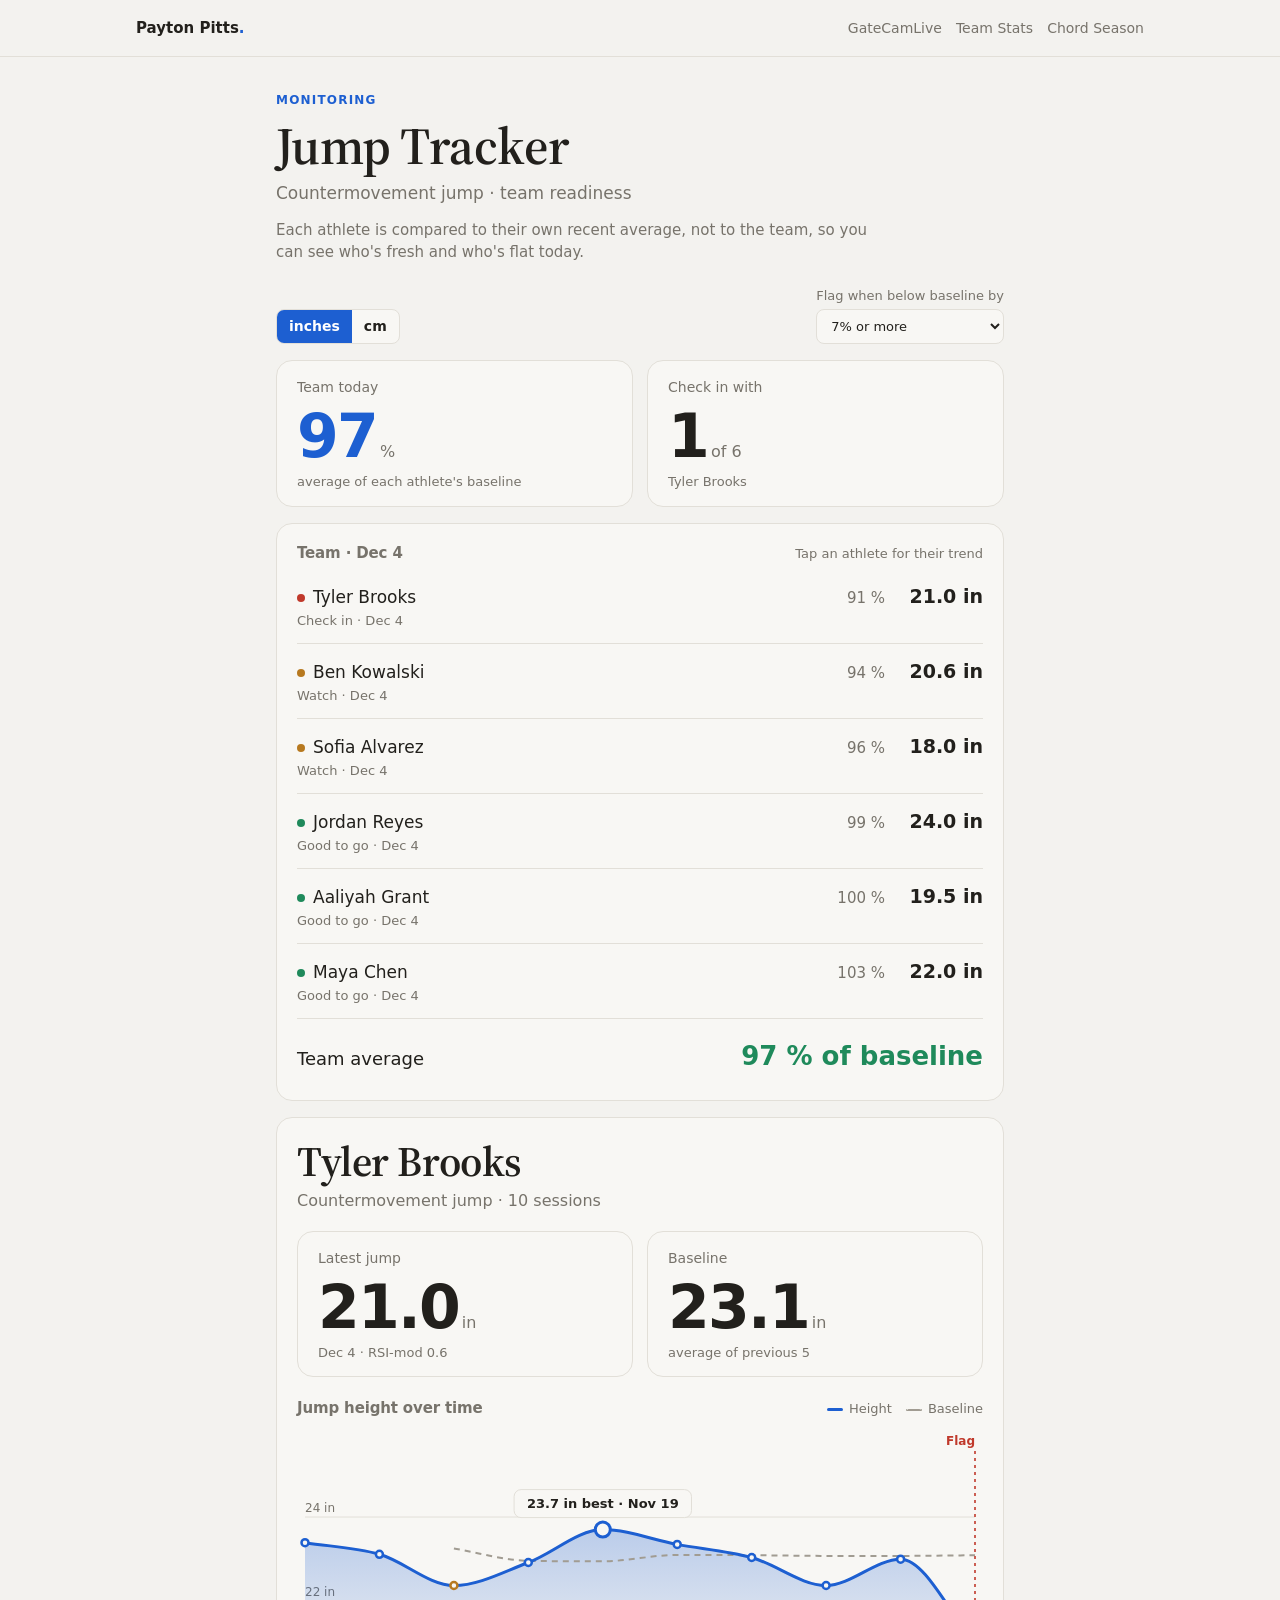
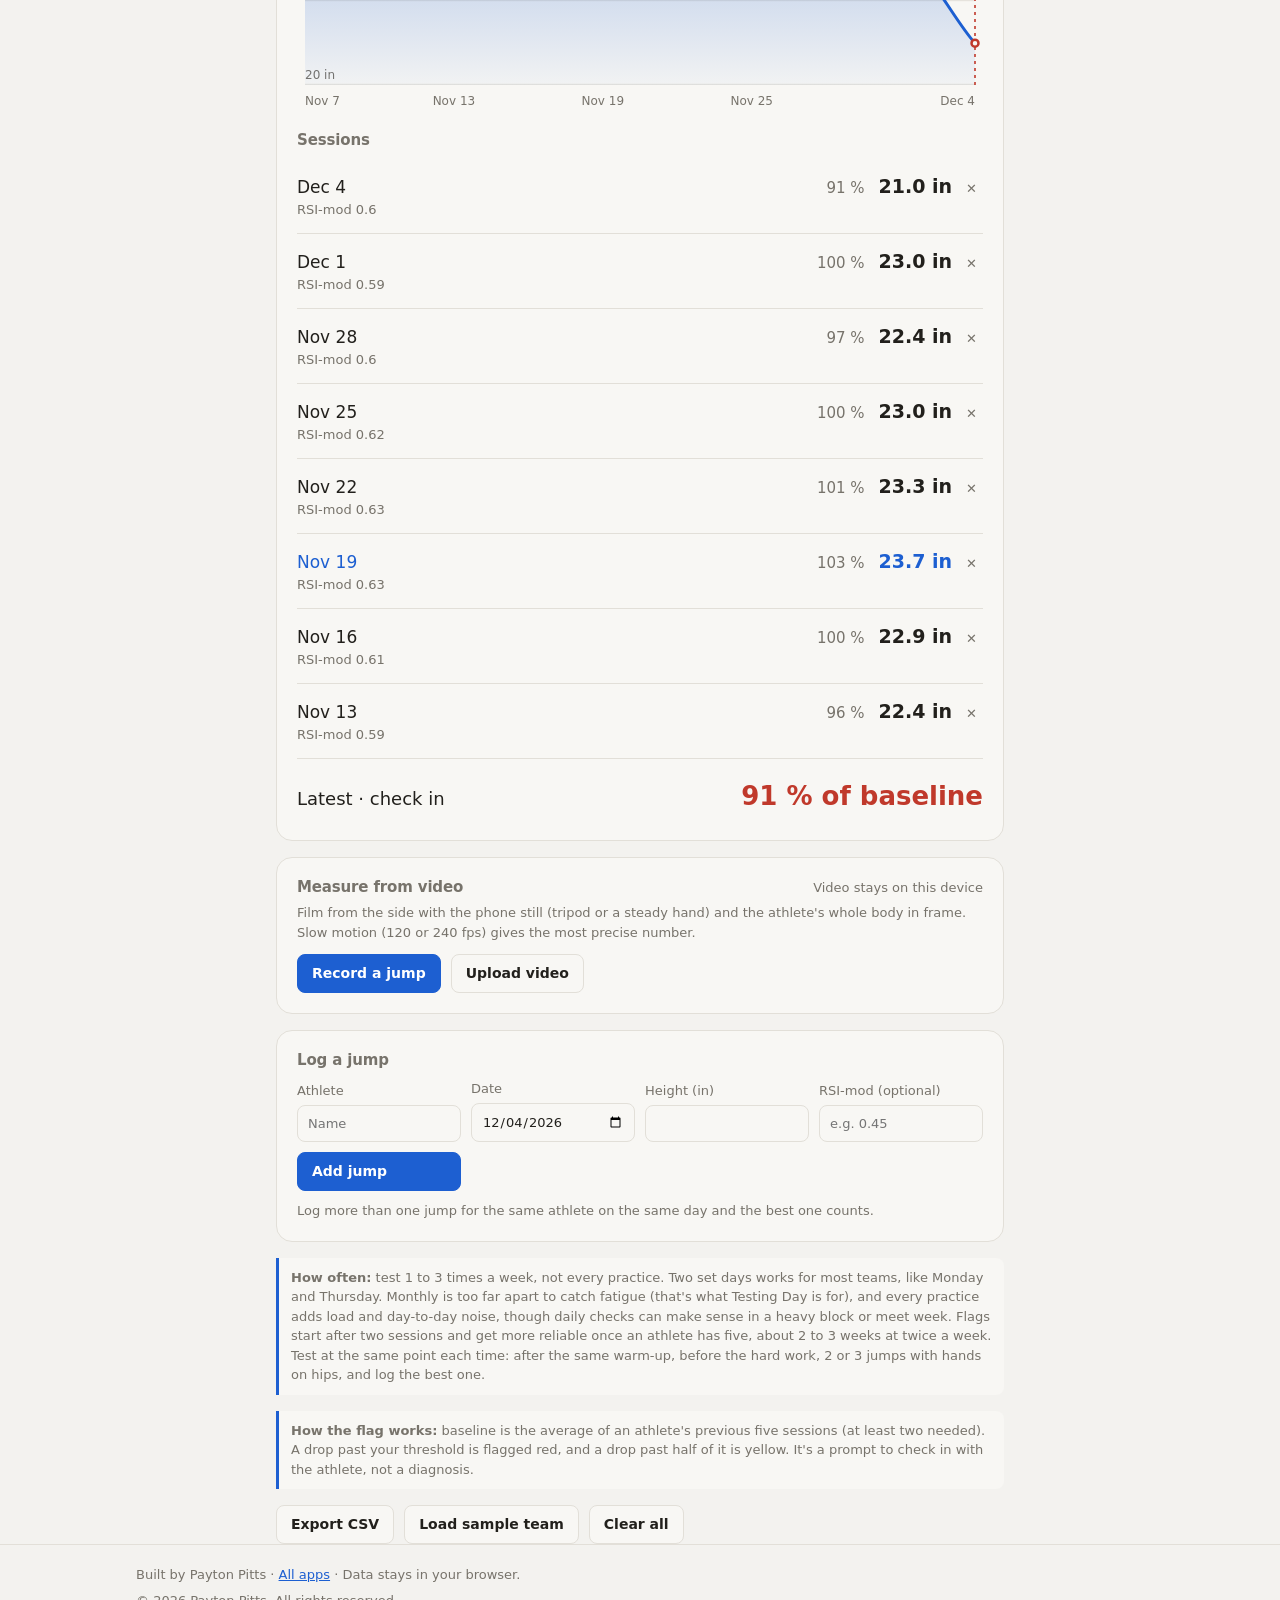
<file: jump/index.html>
<!doctype html>
<html lang="en" class="t-blue">
<head>
<meta charset="utf-8">
<meta name="viewport" content="width=device-width, initial-scale=1">
<title>Jump Tracker</title>
<meta name="description" content="Track countermovement jumps for a team and flag drops against each athlete's own baseline.">
<link rel="preconnect" href="https://fonts.googleapis.com">
<link rel="preconnect" href="https://fonts.gstatic.com" crossorigin>
<link rel="stylesheet" href="https://fonts.googleapis.com/css2?family=Source+Serif+4:opsz,wght@8..60,600&display=swap">
<link rel="stylesheet" href="../assets/style.css?v=4">
<link rel="stylesheet" href="../assets/lab.css?v=2">
<link rel="icon" href="icon.svg" type="image/svg+xml">
<style>
  .form-grid { display: grid; grid-template-columns: repeat(auto-fit, minmax(140px, 1fr)); gap: 10px; align-items: end; }
  .rows .r .l .dotlbl { margin-right: 8px; }
  .st-good { background: var(--good); } .st-warn { background: var(--warn); } .st-bad { background: var(--bad); } .st-none { background: var(--chart-3); }
  .rows .r.sel { background: var(--accent-soft); margin: 0 -12px; padding-left: 12px; padding-right: 12px; border-radius: 10px; border-bottom-color: transparent; }
  .del { border: 0 !important; background: transparent !important; color: var(--muted); padding: 2px 6px; font-size: 13px; margin-left: 8px; }
  .del:hover { color: var(--bad); }
  .vwrap { position: relative; width: fit-content; max-width: 100%; margin: 12px auto 8px; border-radius: 12px; overflow: hidden; background: #000; }
  .vwrap video { display: block; max-width: 100%; max-height: 70vh; width: auto; height: auto; }
  .vwrap canvas { position: absolute; inset: 0; width: 100%; height: 100%; touch-action: manipulation; }
  .vwrap.tapping canvas { cursor: crosshair; }
  .vprompt { position: absolute; left: 50%; top: 10px; transform: translateX(-50%); background: rgba(0,0,0,.72); color: #fff; font-size: 13px; font-weight: 600; padding: 6px 12px; border-radius: 999px; white-space: nowrap; pointer-events: none; }
  #vSeek { width: 100%; accent-color: var(--accent); }
  .vctl { display: flex; gap: 6px; align-items: center; flex-wrap: wrap; margin: 6px 0 12px; }
  .vctl button { min-width: 48px; font-variant-numeric: tabular-nums; }
  .vctl .foot-note { margin-left: auto; font-variant-numeric: tabular-nums; }
  .steps { margin: 0 0 10px; padding-left: 20px; color: var(--muted); font-size: 14px; display: grid; gap: 4px; }
  .steps b { color: var(--text); font-weight: 600; }
  button.done::after { content: " \2713"; color: var(--good); font-weight: 700; }
  button.now { border-color: var(--accent); box-shadow: 0 0 0 2px var(--accent-soft); }
  .vres { display: grid; grid-template-columns: 1fr auto; gap: 14px; align-items: center; margin-top: 16px; }
  @media (max-width: 520px) { .vres { grid-template-columns: 1fr; } }
</style>
</head>
<body>
<div class="topbar"><div class="wrap">
  <a class="brand" href="../">Payton Pitts<span>.</span></a>
  <nav>
    <a href="../gatecam/">GateCamLive</a>
    <a href="../team/">Team Stats</a>
    <a href="../chord/">Chord Season</a>
  </nav>
</div></div>

<main class="wrap lab stack">
  <header class="lab-head">
    <div class="eyebrow">Monitoring</div>
    <h1>Jump Tracker</h1>
    <p class="sub">Countermovement jump · team readiness</p>
    <p class="lede">Each athlete is compared to their own recent average, not to the team, so you can see who's fresh and who's flat today.</p>
  </header>

  <div class="row" style="justify-content:space-between">
    <div class="seg" role="group" aria-label="Units">
      <button data-unit="in">inches</button>
      <button data-unit="cm">cm</button>
    </div>
    <label style="min-width:180px"><span>Flag when below baseline by</span>
      <select id="threshold"><option value="5">5% or more</option><option value="7">7% or more</option><option value="10">10% or more</option></select>
    </label>
  </div>

  <section class="bigstats">
    <div class="bigstat accent"><div class="k">Team today</div><div class="v" id="sTeam">–</div><div class="s">average of each athlete's baseline</div></div>
    <div class="bigstat"><div class="k">Check in with</div><div class="v" id="sFlag">0</div><div class="s" id="sFlagS"></div></div>
  </section>

  <section class="panel">
    <div class="chart-head"><h2 class="section-label" id="teamTitle">Team today</h2><span class="foot-note">Tap an athlete for their trend</span></div>
    <div class="rows" id="teamRows"></div>
    <div class="summary" id="teamSum"></div>
    <p id="emptyMsg" class="muted" hidden>No jumps yet. Add one below or load the sample team.</p>
  </section>

  <section class="panel" id="detail" hidden>
    <h2 class="name-serif" id="dName"></h2>
    <p class="subline" id="dSub"></p>
    <div class="bigstats" style="margin-top:18px">
      <div class="bigstat"><div class="k">Latest jump</div><div class="v" id="dLatest"></div><div class="s" id="dLatestS"></div></div>
      <div class="bigstat"><div class="k">Baseline</div><div class="v" id="dBase"></div><div class="s">average of previous 5</div></div>
    </div>
    <div class="chart-head" style="margin-top:22px"><h3 class="section-label">Jump height over time</h3>
      <div class="legend2"><span><i></i>Height</span><span><i class="base"></i>Baseline</span></div></div>
    <div id="chart"></div>
    <h3 class="section-label" style="margin-top:18px">Sessions</h3>
    <div class="rows" id="histRows"></div>
    <div class="summary"><span class="l" id="dSumL"></span><span class="b" id="dSumB"></span></div>
  </section>

  <section class="panel" id="vidPanel">
    <div class="chart-head"><h2 class="section-label">Measure from video</h2><span class="foot-note">Video stays on this device</span></div>
    <p class="foot-note" style="margin:0 0 12px">Film from the side with the phone still (tripod or a steady hand) and the athlete's whole body in frame. Slow motion (120 or 240 fps) gives the most precise number.</p>
    <div class="row">
      <button class="primary" id="vRecBtn">Record a jump</button>
      <button id="vUpBtn">Upload video</button>
      <input type="file" accept="video/*" capture="environment" id="vRec" hidden>
      <input type="file" accept="video/*" id="vUp" hidden>
    </div>
    <div id="vTool" hidden>
      <div class="row" style="justify-content:space-between;margin-top:16px">
        <div class="seg" role="group" aria-label="Method"><button data-m="flight">Flight time</button><button data-m="cal">Hurdle calibration</button></div>
        <label style="min-width:150px"><span>Frame rate</span><select id="vFps"></select></label>
      </div>
      <p class="foot-note" id="mInfo" style="margin:10px 0 0"></p>
      <div class="vwrap"><video id="vid" playsinline muted preload="auto"></video><canvas id="vCan"></canvas><div class="vprompt" id="vPrompt" hidden></div></div>
      <input type="range" id="vSeek" min="0" max="1000" value="0" step="1" aria-label="Scrub video">
      <div class="vctl">
        <button data-step="-10" aria-label="Back 10 frames">−10</button><button data-step="-1" aria-label="Back 1 frame">◀ 1</button>
        <button id="vPlay">Play</button>
        <button data-step="1" aria-label="Forward 1 frame">1 ▶</button><button data-step="10" aria-label="Forward 10 frames">+10</button>
        <span class="foot-note" id="vTime"></span>
      </div>
      <div id="mFlight">
        <ol class="steps">
          <li>Step to the <b>first frame with both feet off the ground</b>, then tap Mark takeoff.</li>
          <li>Step to the <b>first frame where a foot touches down</b>, then tap Mark landing.</li>
        </ol>
        <div class="row"><button id="bTake">Mark takeoff</button><button id="bLand">Mark landing</button></div>
      </div>
      <div id="mCal" hidden>
        <ol class="steps">
          <li>Set a hurdle <b>right where the athlete jumps</b>, the same distance from the camera, and enter its height.</li>
          <li>Tap the <b>top of the hurdle bar</b>, then the <b>ground at its base</b>.</li>
          <li>On a frame where the athlete stands tall, tap their <b>hip</b> (hands on hips makes this easy).</li>
          <li>Step to the <b>highest point of the jump</b> and tap the same spot on the hip.</li>
        </ol>
        <div class="row">
          <label style="width:150px"><span>Hurdle height (<span class="unitLbl">in</span>)</span><input id="cH" type="number" step="0.1" min="1" placeholder="e.g. 30"></label>
        </div>
        <div class="row taps" style="margin-top:10px">
          <button data-tap="h1">Hurdle top</button><button data-tap="h2">Hurdle base</button><button data-tap="p1">Hip standing</button><button data-tap="p2">Hip at peak</button>
        </div>
      </div>
      <div class="vres">
        <div class="bigstat accent"><div class="k">Measured jump height</div><div class="v" id="vOut">–</div><div class="s" id="vOutS">Mark the video to get a number</div></div>
        <button class="primary" id="vUse" disabled>Use this height</button>
      </div>
    </div>
  </section>

  <section class="panel">
    <h2 class="section-label">Log a jump</h2>
    <form id="logForm" class="form-grid" autocomplete="off">
      <label><span>Athlete</span><input id="fName" list="athleteList" placeholder="Name" required><datalist id="athleteList"></datalist></label>
      <label><span>Date</span><input id="fDate" type="date" required></label>
      <label><span>Height (<span class="unitLbl">in</span>)</span><input id="fHeight" type="number" step="0.1" min="0" required></label>
      <label><span>RSI-mod (optional)</span><input id="fRsi" type="number" step="0.01" min="0" placeholder="e.g. 0.45"></label>
      <button class="primary" type="submit">Add jump</button>
    </form>
    <p class="foot-note" style="margin:10px 0 0">Log more than one jump for the same athlete on the same day and the best one counts.</p>
  </section>

  <div class="note">
    <strong>How often:</strong> test 1 to 3 times a week, not every practice. Two set days works for most teams, like Monday and Thursday. Monthly is too far apart to catch fatigue (that's what Testing Day is for), and every practice adds load and day-to-day noise, though daily checks can make sense in a heavy block or meet week. Flags start after two sessions and get more reliable once an athlete has five, about 2 to 3 weeks at twice a week. Test at the same point each time: after the same warm-up, before the hard work, 2 or 3 jumps with hands on hips, and log the best one.
  </div>

  <div class="note">
    <strong>How the flag works:</strong> baseline is the average of an athlete's previous five sessions (at least two needed). A drop past your threshold is flagged red, and a drop past half of it is yellow. It's a prompt to check in with the athlete, not a diagnosis.
  </div>

  <div class="row">
    <button id="exportBtn">Export CSV</button>
    <button id="sampleBtn" class="ghost">Load sample team</button>
    <button id="clearBtn" class="ghost">Clear all</button>
  </div>
</main>

<footer class="site"><div class="wrap">
  Built by Payton Pitts · <a href="../">All apps</a> · Data stays in your browser.
  <div class="copy">© 2026 Payton Pitts. All rights reserved.</div>
</div></footer>

<script src="../assets/lab.js?v=2"></script>
<script>
(() => {
  const KEY = 'pp-jump-v1', CM_PER_IN = 2.54;
  const $ = (id) => document.getElementById(id);
  let state = load() || sample();
  let selected = null;

  function load() { try { return JSON.parse(localStorage.getItem(KEY)); } catch { return null; } }
  function save() { try { localStorage.setItem(KEY, JSON.stringify(state)); } catch {} }

  // Heights are stored in cm.
  function sample() {
    const names = ['Jordan Reyes', 'Maya Chen', 'Tyler Brooks', 'Aaliyah Grant', 'Ben Kowalski', 'Sofia Alvarez'];
    const bases = [61, 52, 58, 49, 55, 47];
    const entries = [], today = new Date();
    for (let s = 9; s >= 0; s--) {
      const d = new Date(today); d.setDate(d.getDate() - s * 3);
      const date = d.toISOString().slice(0, 10);
      names.forEach((n, i) => {
        let h = bases[i] + Math.sin(s * 1.3 + i) * 1.2 + (i * 7 + s * 3) % 5 * .3;
        if (i === 2 && s === 0) h -= 7;            // Tyler: flat today
        if (i === 4 && s === 0) h -= 2.6;          // Ben: slight dip
        if (i === 1) h += (9 - s) * .25;           // Maya: trending up
        entries.push({ name: n, date, cm: +h.toFixed(1), rsi: +(0.32 + bases[i] / 200 + Math.cos(s + i) * .02).toFixed(2) });
      });
    }
    return { unit: 'in', threshold: 7, entries };
  }

  const toUnit = (cm) => state.unit === 'in' ? cm / CM_PER_IN : cm;
  const fromUnit = (v) => state.unit === 'in' ? v * CM_PER_IN : v;
  const fmt = (cm) => toUnit(cm).toFixed(1);
  const fmtDate = (iso) => new Date(iso + 'T12:00').toLocaleDateString(undefined, { month: 'short', day: 'numeric' });
  const esc = (s) => String(s).replace(/[&<>"']/g, c => ({ '&': '&amp;', '<': '&lt;', '>': '&gt;', '"': '&quot;', "'": '&#39;' }[c]));

  // One value per athlete per day (best jump), sorted by date, with baseline and % of baseline.
  function sessionsFor(name) {
    const byDay = new Map();
    state.entries.filter(e => e.name === name).forEach(e => { const cur = byDay.get(e.date); if (!cur || e.cm > cur.cm) byDay.set(e.date, e); });
    const list = [...byDay.values()].sort((a, b) => a.date.localeCompare(b.date));
    return list.map((e, i) => {
      const prev = list.slice(Math.max(0, i - 5), i);
      const baseline = prev.length >= 2 ? prev.reduce((s, p) => s + p.cm, 0) / prev.length : null;
      return { ...e, baseline, pct: baseline ? e.cm / baseline * 100 : null };
    });
  }
  function status(pct) {
    const t = state.threshold;
    if (pct == null) return { cls: 'none', txt: 'Building baseline', sum: '' };
    const drop = 100 - pct;
    if (drop >= t) return { cls: 'bad', txt: 'Check in', sum: 'bad' };
    if (drop >= t / 2) return { cls: 'warn', txt: 'Watch', sum: 'warn' };
    return { cls: 'good', txt: 'Good to go', sum: 'good' };
  }
  const athletes = () => [...new Set(state.entries.map(e => e.name))].sort();
  const row = (l, m, b, cls = '', attrs = '') => `<div class="r ${cls}" ${attrs}><span class="l">${l}</span><span class="m">${m}</span><span class="b">${b}</span></div>`;

  function render() {
    document.querySelectorAll('[data-unit]').forEach(b => b.setAttribute('aria-pressed', b.dataset.unit === state.unit));
    document.querySelectorAll('.unitLbl').forEach(el => el.textContent = state.unit);
    $('threshold').value = state.threshold;
    const names = athletes();
    $('athleteList').innerHTML = names.map(n => `<option value="${esc(n)}">`).join('');

    const rows = names.map(n => { const s = sessionsFor(n); return { name: n, last: s[s.length - 1], count: s.length }; })
      .sort((a, b) => (a.last.pct ?? 999) - (b.last.pct ?? 999));
    const flagged = rows.filter(r => status(r.last.pct).cls === 'bad');
    const withPct = rows.filter(r => r.last.pct != null);
    const avg = withPct.length ? withPct.reduce((s, r) => s + r.last.pct, 0) / withPct.length : null;

    $('teamRows').innerHTML = rows.map(r => {
      const st = status(r.last.pct);
      return row(`<span class="dotlbl st-${st.cls}"></span>${esc(r.name)}<small>${st.txt} · ${fmtDate(r.last.date)}</small>`,
        r.last.pct == null ? '–' : `${Math.round(r.last.pct)} %`, `${fmt(r.last.cm)} ${state.unit}`,
        'click' + (r.name === selected ? ' sel' : ''), `data-name="${esc(r.name)}"`);
    }).join('');
    $('emptyMsg').hidden = rows.length > 0;
    $('teamSum').innerHTML = avg == null ? '' : `<span class="l">Team average</span><span class="b ${status(avg).sum}">${Math.round(avg)} % of baseline</span>`;
    $('sTeam').innerHTML = avg == null ? '–' : `${Math.round(avg)}<small>%</small>`;
    $('sFlag').innerHTML = `${flagged.length}<small>of ${rows.length}</small>`;
    $('sFlagS').textContent = flagged.length ? flagged.map(r => r.name).join(', ') : 'Everyone is near their baseline';
    const dates = state.entries.map(e => e.date).sort();
    $('teamTitle').textContent = dates.length ? `Team · ${fmtDate(dates[dates.length - 1])}` : 'Team today';

    if (selected && !names.includes(selected)) selected = null;
    if (!selected && rows.length) selected = rows[0].name;
    renderDetail();
  }

  function renderDetail() {
    const box = $('detail');
    if (!selected) { box.hidden = true; return; }
    box.hidden = false;
    const s = sessionsFor(selected), last = s[s.length - 1], st = status(last.pct);
    const best = s.reduce((a, b) => b.cm > a.cm ? b : a, s[0]);
    $('dName').textContent = selected;
    $('dSub').textContent = `Countermovement jump · ${s.length} session${s.length === 1 ? '' : 's'}`;
    $('dLatest').innerHTML = `${fmt(last.cm)}<small>${state.unit}</small>`;
    $('dLatestS').textContent = `${fmtDate(last.date)}${last.rsi ? ' · RSI-mod ' + last.rsi : ''}`;
    $('dBase').innerHTML = last.baseline ? `${fmt(last.baseline)}<small>${state.unit}</small>` : '–';
    drawChart(s, best);
    $('histRows').innerHTML = s.slice().reverse().slice(0, 8).map(e =>
      row(`${fmtDate(e.date)}${e.rsi ? `<small>RSI-mod ${e.rsi}</small>` : ''}`, e.pct == null ? '–' : `${Math.round(e.pct)} %`,
        `${fmt(e.cm)} ${state.unit}<button class="del" data-del="${esc(e.date)}" title="Delete this day" aria-label="Delete ${fmtDate(e.date)}">✕</button>`,
        e === best ? 'hl' : '')).join('');
    $('dSumL').textContent = last.pct == null ? 'Latest' : `Latest · ${st.txt.toLowerCase()}`;
    $('dSumB').textContent = last.pct == null ? `${fmt(last.cm)} ${state.unit}` : `${Math.round(last.pct)} % of baseline`;
    $('dSumB').className = 'b ' + st.sum;
  }

  function drawChart(s, best) {
    const box = $('chart'), W = Math.max(300, Math.min(720, box.clientWidth || 680)), H = Math.round(Math.min(300, Math.max(230, W * .42)));
    if (s.length < 2) { box.innerHTML = '<p class="muted small">Two or more sessions draw a trend.</p>'; return; }
    const vals = s.flatMap(e => [e.cm, e.baseline].filter(v => v != null)).map(toUnit);
    let lo = Math.min(...vals), hi = Math.max(...vals); const pad = Math.max((hi - lo) * .35, 1); lo -= pad; hi += pad * 1.4;
    const step = [0.5, 1, 2, 5, 10].find(x => (hi - lo) / x <= 4) || 10, grid = [];
    for (let u = Math.ceil(lo / step) * step; u <= hi; u += step) grid.push(+u.toFixed(1));
    const every = Math.ceil(s.length / Math.max(2, Math.floor(W / 90)));
    const ticks = s.map((e, i) => ({ v: i, t: fmtDate(e.date), grid: false, anchor: i === 0 ? 'start' : i === s.length - 1 ? 'end' : 'middle' }))
      .filter((_, i) => (i % every === 0 && s.length - 1 - i >= every * 0.6) || i === s.length - 1);
    const flagged = s.map((e, i) => ({ e, i })).filter(x => status(x.e.pct).cls === 'bad');
    box.innerHTML = Lab.area({
      W, H, x0: 0, x1: s.length - 1, y0: lo, y1: hi, label: 'Jump height over time',
      pts: s.map((e, i) => ({ x: i, y: toUnit(e.cm) })),
      base: s.map((e, i) => e.baseline != null ? { x: i, y: toUnit(e.baseline) } : null).filter(Boolean),
      yGrid: grid, yLabels: u => `${u} ${state.unit}`, xTicks: ticks,
      marks: flagged.map(x => ({ x: x.i, c: 'var(--bad)', t: 'Flag', anchor: x.i === s.length - 1 ? 'end' : 'middle' })),
      dots: s.map((e, i) => ({ x: i, y: toUnit(e.cm), r: 3.5, c: status(e.pct).cls === 'bad' ? 'var(--bad)' : status(e.pct).cls === 'warn' ? 'var(--warn)' : 'var(--chart-1)', t: `${fmtDate(e.date)}: ${fmt(e.cm)} ${state.unit}` })),
      peak: { x: s.indexOf(best), y: toUnit(best.cm), t: `${fmt(best.cm)} ${state.unit} best · ${fmtDate(best.date)}` },
    });
  }

  $('fDate').value = new Date().toISOString().slice(0, 10);
  $('logForm').addEventListener('submit', (ev) => {
    ev.preventDefault();
    const name = $('fName').value.trim(), h = parseFloat($('fHeight').value);
    if (!name || !(h > 0)) return;
    const rsi = parseFloat($('fRsi').value);
    state.entries.push({ name, date: $('fDate').value, cm: +fromUnit(h).toFixed(1), rsi: rsi > 0 ? rsi : null });
    selected = name; save(); render();
    $('fHeight').value = ''; $('fRsi').value = ''; $('fName').focus(); $('fName').select();
  });
  $('teamRows').addEventListener('click', (ev) => {
    const r = ev.target.closest('[data-name]'); if (!r) return;
    selected = r.dataset.name; render();
    $('detail').scrollIntoView({ behavior: 'smooth', block: 'start' });
  });
  $('histRows').addEventListener('click', (ev) => {
    const b = ev.target.closest('[data-del]'); if (!b) return;
    state.entries = state.entries.filter(e => !(e.name === selected && e.date === b.dataset.del)); save(); render();
  });
  document.querySelectorAll('[data-unit]').forEach(b => b.addEventListener('click', () => { state.unit = b.dataset.unit; save(); render(); }));
  $('threshold').addEventListener('change', (e) => { state.threshold = +e.target.value; save(); render(); });
  $('sampleBtn').addEventListener('click', () => { if (state.entries.length && !confirm('Replace your data with the sample team?')) return; state = sample(); selected = null; save(); render(); });
  $('clearBtn').addEventListener('click', () => { if (!confirm('Delete all jumps?')) return; state.entries = []; selected = null; save(); render(); });
  $('exportBtn').addEventListener('click', () => {
    const lines = [['athlete', 'date', `height_${state.unit}`, 'rsi_mod', `baseline_${state.unit}`, 'pct_of_baseline']];
    athletes().forEach(n => sessionsFor(n).forEach(e => lines.push([n, e.date, fmt(e.cm), e.rsi ?? '', e.baseline ? fmt(e.baseline) : '', e.pct == null ? '' : e.pct.toFixed(1)])));
    const csv = lines.map(r => r.map(c => /[",]/.test(c) ? `"${String(c).replace(/"/g, '""')}"` : c).join(',')).join('\n');
    const a = document.createElement('a'); a.href = URL.createObjectURL(new Blob([csv], { type: 'text/csv' })); a.download = 'jump-tests.csv'; a.click();
  });
  let rt; window.addEventListener('resize', () => { clearTimeout(rt); rt = setTimeout(renderDetail, 120); });
  // ---- Measure from video: flight time or hurdle calibration. Nothing is uploaded; the file is read in the browser. ----
  const V = { m: 'flight', take: null, land: null, pts: {}, tap: null, cm: null, url: null, auto: null };
  const vid = $('vid'), can = $('vCan'), ctx = can.getContext('2d'), G = 9.81;
  const FPS = [24, 25, 30, 50, 60, 120, 240], ORDER = ['h1', 'h2', 'p1', 'p2'];
  const PROMPT = { h1: 'Tap the top of the hurdle bar', h2: 'Tap the ground at the hurdle base', p1: 'Standing tall: tap the hip', p2: 'Highest point: tap the same spot on the hip' };
  const fps = () => +$('vFps').value;
  const frame = () => Math.floor(vid.currentTime * fps() + 1e-3);
  $('vFps').innerHTML = FPS.map(f => `<option value="${f}">${f} fps${f >= 120 ? ' · slow-mo' : ''}</option>`).join('');
  $('vFps').value = 30;
  $('vRecBtn').addEventListener('click', () => $('vRec').click());
  $('vUpBtn').addEventListener('click', () => $('vUp').click());
  [$('vRec'), $('vUp')].forEach(inp => inp.addEventListener('change', () => { const f = inp.files[0]; if (f) openVideo(f); inp.value = ''; }));

  function openVideo(file) {
    if (V.url) URL.revokeObjectURL(V.url);
    V.url = URL.createObjectURL(file);
    Object.assign(V, { take: null, land: null, pts: {}, cm: null, auto: null, tap: V.m === 'cal' ? 'h1' : null });
    $('vTool').hidden = false;
    vid.muted = true;
    vid.addEventListener('loadedmetadata', () => {
      $('vSeek').max = Math.round(vid.duration * 1000);
      can.width = vid.videoWidth || 640; can.height = vid.videoHeight || 360;
      detectFps(); vRender();
    }, { once: true });
    vid.src = V.url;
    $('vidPanel').scrollIntoView({ behavior: 'smooth', block: 'start' });
  }

  // Play a moment at quarter speed and read the gap between real video frames, then snap to a standard rate.
  function detectFps() {
    if (!('requestVideoFrameCallback' in HTMLVideoElement.prototype)) return;
    const times = [];
    const done = () => {
      vid.pause(); vid.playbackRate = 1; vid.currentTime = 0.5 / fps();
      const d = times.slice(1).map((t, i) => t - times[i]).filter(x => x > 1e-4).sort((a, b) => a - b);
      if (d.length >= 3) {
        const est = 1 / d[Math.floor(d.length * .2)];
        V.auto = FPS.reduce((a, b) => Math.abs(b - est) < Math.abs(a - est) ? b : a);
        $('vFps').value = V.auto;
      }
      vRender();
    };
    const cb = (now, md) => { times.push(md.mediaTime); if (times.length < 14 && !vid.ended) vid.requestVideoFrameCallback(cb); else done(); };
    vid.requestVideoFrameCallback(cb);
    vid.playbackRate = 0.25;
    vid.play().catch(() => { vid.playbackRate = 1; });
    setTimeout(() => { if (!vid.paused) done(); }, 2500);
  }

  function step(n) { vid.pause(); const k = Math.max(0, frame() + n); vid.currentTime = Math.min(vid.duration || 0, (k + 0.5) / fps()); }
  document.querySelectorAll('[data-step]').forEach(b => b.addEventListener('click', () => step(+b.dataset.step)));
  $('vPlay').addEventListener('click', () => { if (vid.paused) { vid.playbackRate = 1; vid.play(); } else vid.pause(); });
  $('vSeek').addEventListener('input', (e) => { vid.pause(); vid.currentTime = e.target.value / 1000; });
  ['timeupdate', 'seeked', 'play', 'pause'].forEach(ev => vid.addEventListener(ev, vTick));
  function vTick() {
    $('vPlay').textContent = vid.paused ? 'Play' : 'Pause';
    $('vSeek').value = Math.round(vid.currentTime * 1000);
    $('vTime').textContent = `Frame ${frame()} · ${vid.currentTime.toFixed(3)} s`;
  }

  document.querySelectorAll('[data-m]').forEach(b => b.addEventListener('click', () => {
    V.m = b.dataset.m; V.tap = V.m === 'cal' ? (ORDER.find(k => !V.pts[k]) || null) : null; vRender();
  }));
  $('bTake').addEventListener('click', () => { V.take = frame(); vRender(); });
  $('bLand').addEventListener('click', () => { V.land = frame(); vRender(); });
  document.querySelectorAll('[data-tap]').forEach(b => b.addEventListener('click', () => { V.tap = b.dataset.tap; vRender(); }));
  can.addEventListener('pointerdown', (e) => {
    if (V.m !== 'cal' || !V.tap) return;
    const r = can.getBoundingClientRect();
    V.pts[V.tap] = { x: (e.clientX - r.left) / r.width * can.width, y: (e.clientY - r.top) / r.height * can.height, f: frame() };
    V.tap = ORDER.find(k => !V.pts[k]) || null;
    vRender();
  });
  $('cH').addEventListener('input', vRender);
  $('vFps').addEventListener('change', vRender);
  document.querySelectorAll('[data-unit]').forEach(b => b.addEventListener('click', vRender));

  function compute() {
    if (V.m === 'flight') {
      if (V.take == null || V.land == null) return null;
      const n = V.land - V.take;
      if (n <= 0) return { err: 'Landing has to come after takeoff.' };
      const dt = 1 / fps(), t = n * dt, h = (s) => G * s * s / 8 * 100;
      return { cm: h(t), pm: (h(t + dt) - h(Math.max(0, t - dt))) / 2, sub: `${Math.round(t * 1000)} ms in the air (${n} frames at ${fps()} fps)` };
    }
    const { h1, h2, p1, p2 } = V.pts, H = parseFloat($('cH').value);
    if (!h1 || !h2 || !p1 || !p2) return null;
    if (!(H > 0)) return { err: 'Enter the hurdle height.' };
    const px = Math.hypot(h1.x - h2.x, h1.y - h2.y);
    if (px < 10) return { err: 'Tap the hurdle top and base farther apart.' };
    const scale = fromUnit(H) / px, rise = (p1.y - p2.y) * scale;
    if (rise <= 0) return { err: 'The peak tap needs to be higher than the standing tap.' };
    const tapPx = 2;  // assume each tap lands within about 2 video pixels
    return { cm: rise, pm: 2 * tapPx * scale + rise * (2 * tapPx / px), sub: `Hip rise from standing tall · 1 px = ${toUnit(scale).toFixed(2)} ${state.unit}` };
  }

  function draw() {
    ctx.clearRect(0, 0, can.width, can.height);
    if (V.m !== 'cal') return;
    const u = Math.max(1.5, can.width / 360), c = getComputedStyle(document.documentElement).getPropertyValue('--chart-1').trim() || '#7cb2ff';
    const dot = (p, col) => { ctx.beginPath(); ctx.arc(p.x, p.y, 4.5 * u, 0, 7); ctx.fillStyle = col; ctx.fill(); ctx.lineWidth = 1.5 * u; ctx.strokeStyle = '#fff'; ctx.stroke(); };
    const label = (t, x, y) => { ctx.font = `600 ${12 * u}px Inter, system-ui, sans-serif`; const w = ctx.measureText(t).width + 12 * u; x = Math.min(Math.max(x, 4), can.width - w - 4); ctx.fillStyle = 'rgba(0,0,0,.72)'; ctx.fillRect(x, y - 13 * u, w, 18 * u); ctx.fillStyle = '#fff'; ctx.fillText(t, x + 6 * u, y); };
    const { h1, h2, p1, p2 } = V.pts, H = parseFloat($('cH').value);
    if (h1 && h2) { ctx.beginPath(); ctx.moveTo(h1.x, h1.y); ctx.lineTo(h2.x, h2.y); ctx.lineWidth = 3 * u; ctx.strokeStyle = '#ffd166'; ctx.stroke(); if (H > 0) label(`${H} ${state.unit} hurdle`, h1.x + 10 * u, (h1.y + h2.y) / 2); }
    [h1, h2].forEach(p => p && dot(p, '#ffd166'));
    ctx.setLineDash([6 * u, 6 * u]);
    [p1, p2].forEach(p => { if (!p) return; ctx.beginPath(); ctx.moveTo(0, p.y); ctx.lineTo(can.width, p.y); ctx.lineWidth = 1.5 * u; ctx.strokeStyle = 'rgba(255,255,255,.8)'; ctx.stroke(); });
    ctx.setLineDash([]);
    if (p1 && p2) { const x = p2.x; ctx.beginPath(); ctx.moveTo(x, p1.y); ctx.lineTo(x, p2.y); ctx.lineWidth = 3 * u; ctx.strokeStyle = c; ctx.stroke(); const r = compute(); if (r && r.cm) label(`${toUnit(r.cm).toFixed(1)} ${state.unit}`, x + 10 * u, (p1.y + p2.y) / 2); }
    [p1, p2].forEach(p => p && dot(p, c));
  }

  function vRender() {
    document.querySelectorAll('[data-m]').forEach(b => b.setAttribute('aria-pressed', b.dataset.m === V.m));
    $('mFlight').hidden = V.m !== 'flight'; $('mCal').hidden = V.m !== 'cal';
    const ms = (1000 / fps()).toFixed(1);
    $('mInfo').textContent = V.m === 'flight'
      ? `Time in the air gives the height (h = g·t² / 8), so no calibration is needed. At ${fps()} fps each frame is ${ms} ms${V.auto ? ` (frame rate read from the video)` : ''}.`
      : 'The hurdle sets the scale, then the hip’s rise is measured. This reads the rise from standing tall, so it usually comes out a little higher than flight time. Use one method per athlete so the trend stays comparable.';
    $('bTake').textContent = V.take == null ? 'Mark takeoff' : `Takeoff · frame ${V.take}`;
    $('bLand').textContent = V.land == null ? 'Mark landing' : `Landing · frame ${V.land}`;
    $('bTake').classList.toggle('done', V.take != null); $('bLand').classList.toggle('done', V.land != null);
    document.querySelectorAll('[data-tap]').forEach(b => { b.classList.toggle('done', !!V.pts[b.dataset.tap]); b.classList.toggle('now', V.tap === b.dataset.tap); });
    const tapping = V.m === 'cal' && !!V.tap;
    document.querySelector('.vwrap').classList.toggle('tapping', tapping);
    $('vPrompt').hidden = !tapping; if (tapping) $('vPrompt').textContent = PROMPT[V.tap];
    const r = compute();
    V.cm = r && r.cm ? r.cm : null;
    if (!r) { $('vOut').textContent = '–'; $('vOutS').textContent = V.m === 'flight' ? 'Mark takeoff and landing to get a number' : 'Enter the hurdle height and make all four taps'; }
    else if (r.err) { $('vOut').textContent = '–'; $('vOutS').textContent = r.err; }
    else {
      $('vOut').innerHTML = `${toUnit(r.cm).toFixed(1)}<small>${state.unit}</small>`;
      const high = r.cm > 110 ? ' · Higher than almost any jump: check the frame rate (slow-mo exports can change it).' : '';
      $('vOutS').textContent = `± ${toUnit(r.pm).toFixed(1)} ${state.unit} · ${r.sub}${high}`;
    }
    $('vUse').disabled = V.cm == null;
    document.querySelectorAll('.unitLbl').forEach(el => el.textContent = state.unit);
    draw(); vTick();
  }
  $('vUse').addEventListener('click', () => {
    if (V.cm == null) return;
    $('fHeight').value = toUnit(V.cm).toFixed(1);
    $('logForm').scrollIntoView({ behavior: 'smooth', block: 'center' });
    ($('fName').value ? $('fHeight') : $('fName')).focus({ preventScroll: true });
  });
  vRender();
  render();
})();
</script>
</body>
</html>
</file>
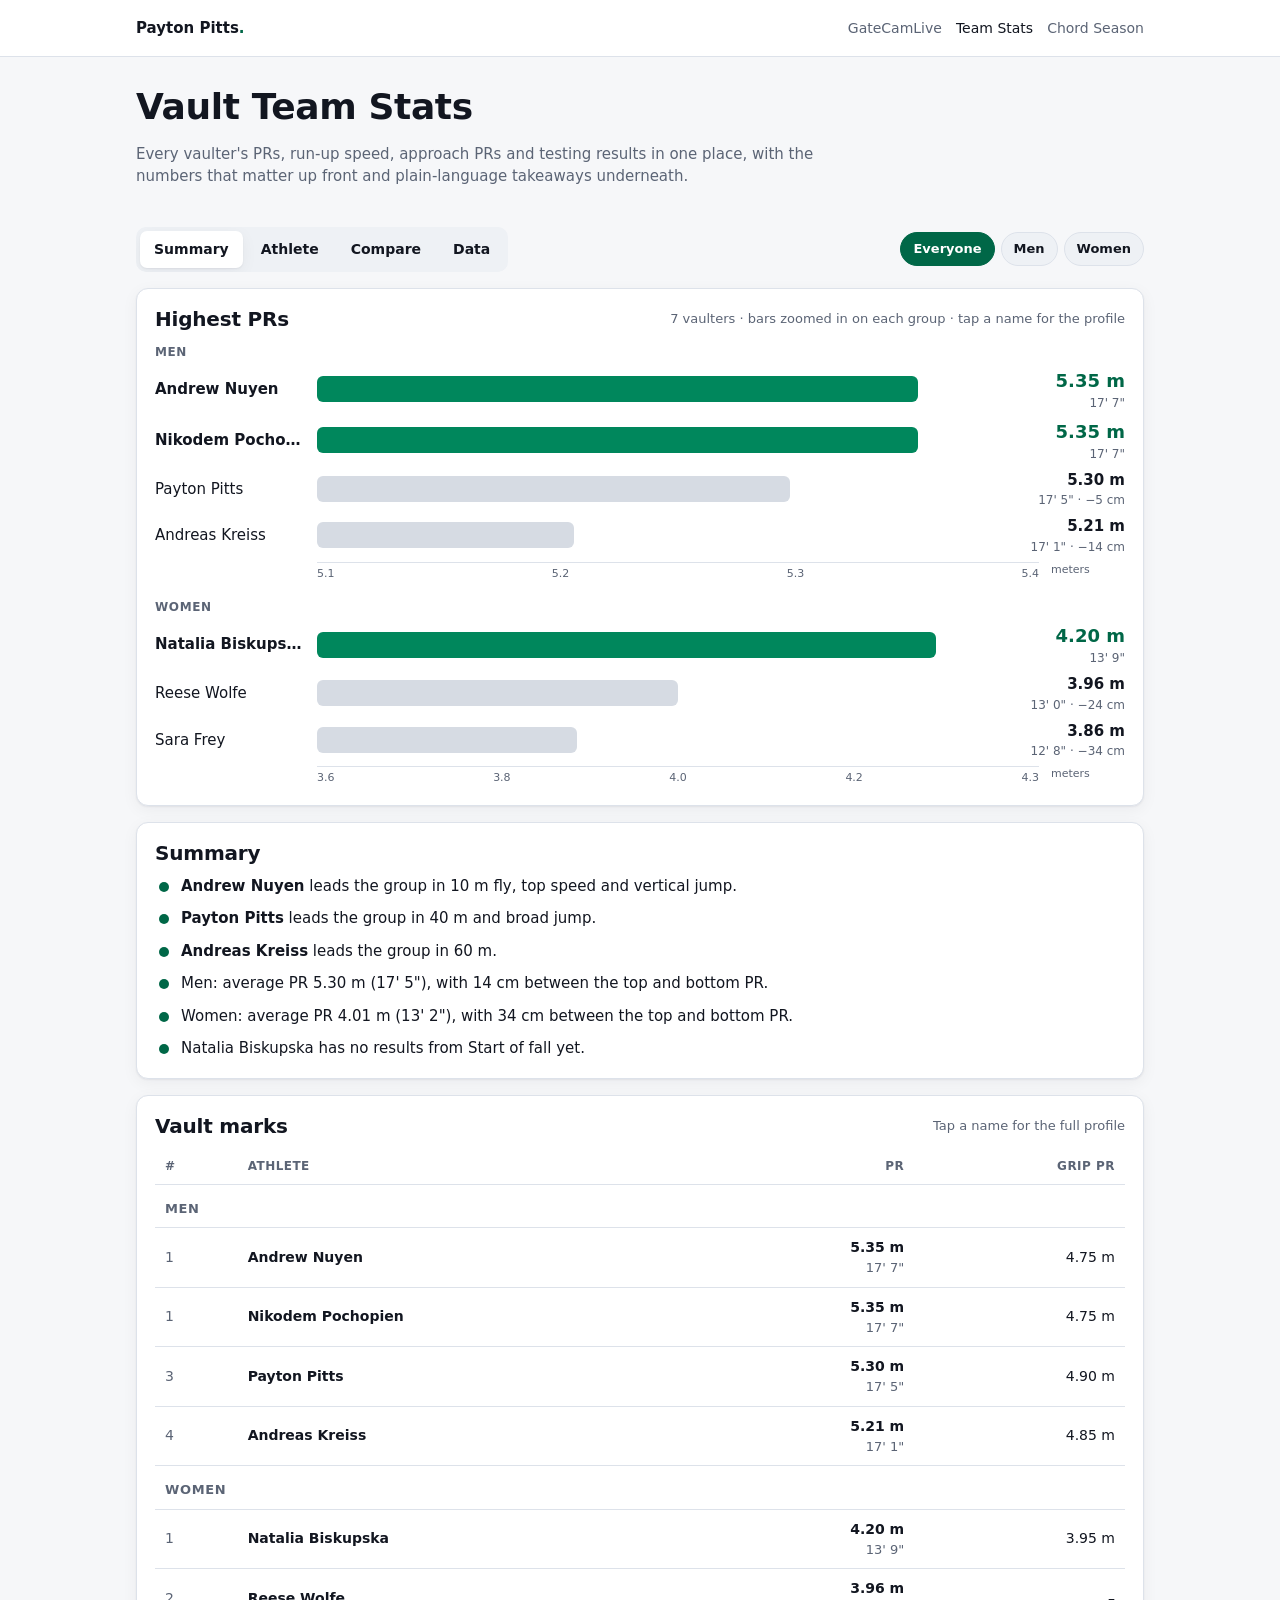
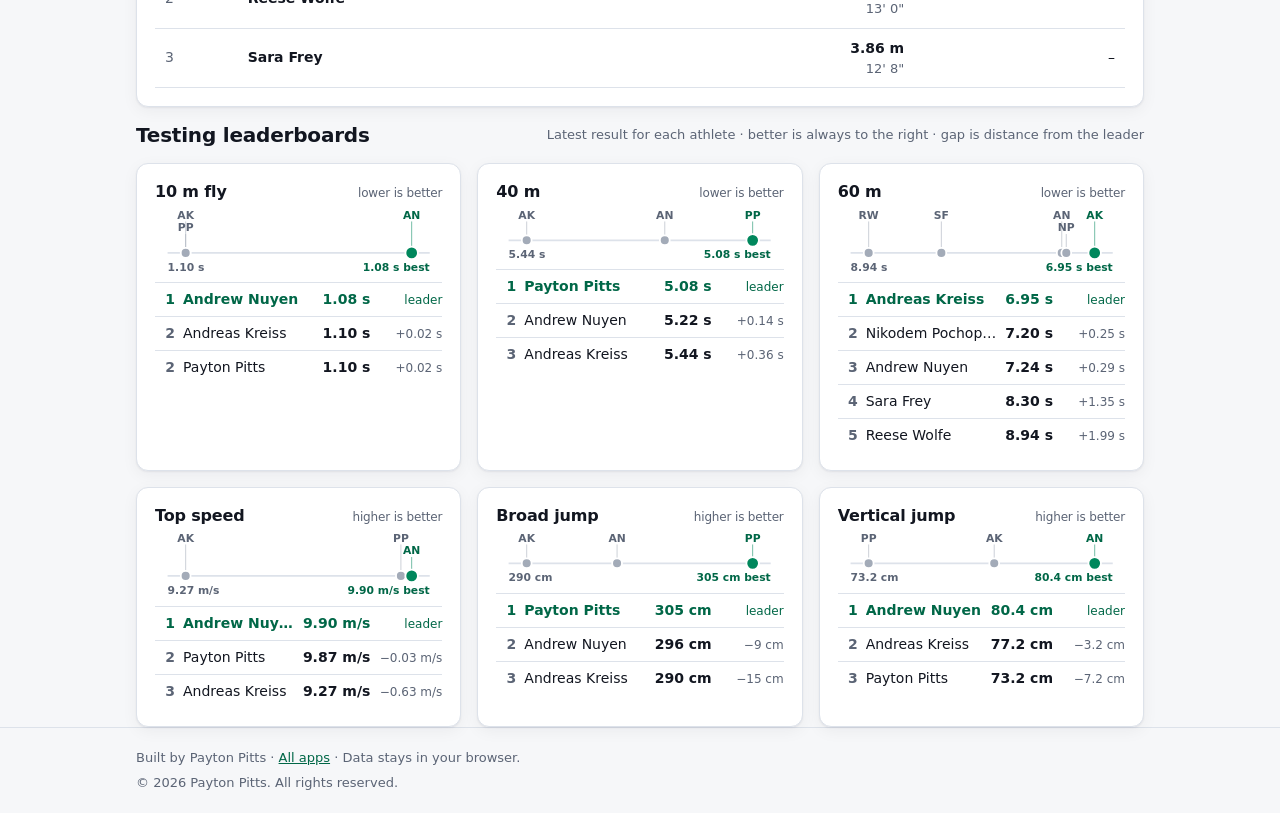
<file: team/index.html>
<!doctype html>
<html lang="en">
<head>
<meta charset="utf-8">
<meta name="viewport" content="width=device-width, initial-scale=1">
<title>Vault Team Stats</title>
<meta name="description" content="Pole vault team stats: PRs, run-up speed, approach PRs by lefts, testing trends and plain-language takeaways for every athlete.">
<link rel="stylesheet" href="../assets/style.css?v=4">
<style>
  :root { --accent: #006747; --chart-1: #00875c; --accent-ink: #fff; --grey-bar: #d6dbe3; --grey-dot: #a3abb8; }
  @media (prefers-color-scheme: dark) { :root { --accent: #34c784; --chart-1: #34c784; --accent-ink: #0d1117; --grey-bar: #5a6476; --grey-dot: #8a94a6; } }

  .tabs { display: flex; gap: 4px; background: var(--surface-2); padding: 4px; border-radius: 10px; width: fit-content; max-width: 100%; overflow-x: auto; }
  .tabs button { border: 0; background: transparent; padding: 8px 14px; border-radius: 7px; white-space: nowrap; }
  .tabs button[aria-pressed="true"] { background: var(--surface); box-shadow: var(--shadow); color: var(--text); }
  .bar-row { display: flex; justify-content: space-between; align-items: center; gap: 12px; flex-wrap: wrap; }

  .tiles { display: grid; grid-template-columns: repeat(auto-fit, minmax(190px, 1fr)); gap: 12px; }
  .tile { background: var(--surface); border: 1px solid var(--line); border-radius: var(--radius); padding: 14px 16px; box-shadow: var(--shadow); }
  .tile .k { font-size: 12px; text-transform: uppercase; letter-spacing: .05em; color: var(--muted); font-weight: 600; }
  .tile .v { font-size: 30px; font-weight: 800; letter-spacing: -.02em; line-height: 1.15; margin-top: 4px; font-variant-numeric: tabular-nums; }
  .tile .v small { font-size: 14px; font-weight: 600; color: var(--muted); letter-spacing: 0; }
  .tile .s { font-size: 13px; color: var(--muted); margin-top: 2px; }

  .lb { display: grid; gap: 2px; }
  .lb-row { display: grid; grid-template-columns: 22px minmax(90px, 1fr) minmax(60px, 1.4fr) auto; gap: 10px; align-items: center; padding: 6px 0; font-size: 14px; }
  .lb-row .rk { color: var(--muted); font-weight: 700; text-align: right; font-variant-numeric: tabular-nums; }
  .lb-row.first .rk { color: var(--accent); }
  .lb-row .nm { font-weight: 600; overflow: hidden; text-overflow: ellipsis; white-space: nowrap; }
  .lb-row .track { height: 8px; background: var(--surface-2); border-radius: 4px; overflow: hidden; }
  .lb-row .track i { display: block; height: 100%; background: var(--grey-bar); border-radius: 4px; }
  .lb-row .nm, .lb-row .val { color: var(--muted); }
  .lb-row .nm { font-weight: 500; }
  .lb-row.first .track i { background: var(--chart-1); }
  .lb-row.first .nm, .lb-row.first .val { color: var(--accent); font-weight: 700; }
  .prbars { display: grid; gap: 6px; margin-top: 12px; }
  .prb { display: grid; grid-template-columns: minmax(96px, 150px) 1fr auto; gap: 12px; align-items: center; cursor: pointer; }
  .prb .nm { font-size: 15px; color: var(--text); overflow: hidden; text-overflow: ellipsis; white-space: nowrap; }
  .prb .bar { height: 26px; background: var(--grey-bar); border-radius: 6px; min-width: 4px; }
  .prb .val { font-weight: 700; font-variant-numeric: tabular-nums; text-align: right; white-space: nowrap; color: var(--text); min-width: 74px; }
  .prb .val small { color: var(--muted); }
  .praxis { display: grid; grid-template-columns: minmax(96px, 150px) 1fr auto; gap: 12px; font-size: 11px; color: var(--muted); }
  .praxis .ax { display: flex; justify-content: space-between; border-top: 1px solid var(--line); padding-top: 3px; }
  .praxis .sp { min-width: 74px; }
  .lbc svg { width: 100%; display: block; overflow: visible; margin: 2px 0 6px; }
  .lbc svg text { font: 600 12px Inter, system-ui, sans-serif; fill: var(--muted); }
  .lbc svg text.lead { fill: var(--accent); }
  .lbl { display: grid; gap: 0; }
  .lbl .row { display: grid; grid-template-columns: 20px 1fr auto minmax(64px, auto); gap: 8px; align-items: baseline; padding: 6px 0; border-top: 1px solid var(--line); font-size: 14px; }
  .lbl .rk { color: var(--muted); font-weight: 700; text-align: right; font-variant-numeric: tabular-nums; }
  .lbl .nm { overflow: hidden; text-overflow: ellipsis; white-space: nowrap; }
  .lbl .v { font-weight: 700; font-variant-numeric: tabular-nums; text-align: right; }
  .lbl .gap { color: var(--muted); font-size: 12px; text-align: right; font-variant-numeric: tabular-nums; white-space: nowrap; }
  .lbl .row.first .nm, .lbl .row.first .v, .lbl .row.first .rk { color: var(--accent); font-weight: 700; }
  .lbl .row.first .gap { color: var(--accent); }
  .prb .val small { display: block; font-size: 12px; font-weight: 500; }
  .prb.top .nm { color: var(--text); font-weight: 700; }
  .prb.top .bar { background: var(--chart-1); }
  .prb.top .val { color: var(--accent); font-size: 18px; }
  .prb:hover .nm { color: var(--accent); }
  .prgrp { font-size: 12px; font-weight: 700; text-transform: uppercase; letter-spacing: .05em; color: var(--muted); margin: 10px 0 0; }
  .prgrp:first-child { margin-top: 0; }
  .summary-card h2 { margin-bottom: 10px; }
  @media (max-width: 560px) {
    .prb { grid-template-columns: 1fr auto; row-gap: 4px; }
    .prb > span:nth-child(2) { grid-column: 1 / -1; grid-row: 2; }
    .prb .bar { height: 18px; }
    .prb .val small { display: inline; margin-left: 6px; }
    .praxis { grid-template-columns: 1fr; }
    .praxis > span:first-child, .praxis .sp { display: none; }
    .prbars { gap: 12px; }
  }
  .lb-row .val { font-weight: 700; font-variant-numeric: tabular-nums; text-align: right; white-space: nowrap; }
  .lb-row .val .d { font-weight: 600; font-size: 12px; margin-left: 6px; }
  .up { color: var(--good); } .down { color: var(--bad); }

  .metric-grid { display: grid; grid-template-columns: repeat(auto-fit, minmax(290px, 1fr)); gap: 16px; }
  .metric-grid h3 { display: flex; justify-content: space-between; align-items: baseline; }
  .metric-grid h3 span { font-size: 12px; color: var(--muted); font-weight: 500; }

  .takeaways { margin: 0; padding: 0; list-style: none; display: grid; gap: 10px; }
  .takeaways li { padding-left: 26px; position: relative; }
  .takeaways li::before { content: ""; position: absolute; left: 4px; top: 7px; width: 10px; height: 10px; border-radius: 50%; background: var(--accent); }
  .takeaways li.focus::before { background: var(--warn); }

  .chips { display: flex; gap: 6px; flex-wrap: wrap; }
  .chips button { padding: 6px 12px; border-radius: 999px; font-size: 13px; }
  .chips button[aria-pressed="true"] { background: var(--accent); border-color: var(--accent); color: var(--accent-ink); }

  .hero { display: flex; justify-content: space-between; gap: 16px; flex-wrap: wrap; align-items: end; }
  .hero .big { font-size: clamp(44px, 9vw, 64px); font-weight: 800; letter-spacing: -.03em; line-height: 1; font-variant-numeric: tabular-nums; }
  .hero .tiles { grid-template-columns: repeat(2, minmax(0, 1fr)); }
  .hero .big small { font-size: 18px; color: var(--muted); font-weight: 600; letter-spacing: 0; margin-left: 6px; }

  .meter { position: relative; height: 10px; background: var(--surface-2); border-radius: 5px; margin: 10px 0 4px; }
  .meter i { position: absolute; left: 0; top: 0; bottom: 0; background: var(--chart-1); border-radius: 5px; }
  .meter b { position: absolute; top: -4px; bottom: -4px; width: 2px; background: var(--text); }
  .meter-lbl { display: flex; justify-content: space-between; font-size: 12px; color: var(--muted); }

  svg.chart { width: 100%; display: block; }
  td.win { color: var(--accent); font-weight: 700; }
  .cmp td:first-child { color: var(--muted); }
  .spark { vertical-align: middle; }

  .edit input { width: 76px; padding: 5px 7px; font-size: 13px; text-align: right; font-variant-numeric: tabular-nums; }
  .edit td { padding: 5px 6px; }
  .edit th { padding: 6px; }
  .sample-note { display: flex; justify-content: space-between; align-items: center; gap: 10px; flex-wrap: wrap; }
  [hidden] { display: none !important; }
</style>
</head>
<body>
<div class="topbar"><div class="wrap">
  <a class="brand" href="../">Payton Pitts<span>.</span></a>
  <nav>
    <a href="../gatecam/">GateCamLive</a>
    <a href="./" aria-current="page">Team Stats</a>
    <a href="../chord/">Chord Season</a>
  </nav>
</div></div>

<main class="wrap stack">
  <header class="page">
    <h1>Vault Team Stats</h1>
    <p class="muted" style="max-width:680px">Every vaulter's PRs, run-up speed, approach PRs and testing results in one place, with the numbers that matter up front and plain-language takeaways underneath.</p>
  </header>

  <div class="bar-row">
    <div class="tabs" role="tablist" id="tabs">
      <button data-tab="team">Summary</button>
      <button data-tab="athlete">Athlete</button>
      <button data-tab="compare">Compare</button>
      <button data-tab="data">Data</button>
    </div>
    <div class="chips" id="groupFilter" aria-label="Group">
      <button data-g="all">Everyone</button><button data-g="M">Men</button><button data-g="F">Women</button>
    </div>
  </div>

  <div class="note sample-note" id="sampleNote" hidden>
    <span>This is a sample team with made-up athletes. Load the real group from the Data tab.</span>
  </div>

  <section id="view-team" class="stack"></section>
  <section id="view-athlete" class="stack" hidden></section>
  <section id="view-compare" class="stack" hidden></section>
  <section id="view-data" class="stack" hidden></section>
</main>

<footer class="site"><div class="wrap">
  Built by Payton Pitts · <a href="../">All apps</a> · Data stays in your browser.
  <div class="copy">© 2026 Payton Pitts. All rights reserved.</div>
</div></footer>

<script>
(() => {
'use strict';
const KEY = 'pp-team-v2';
const $ = id => document.getElementById(id);
const esc = s => String(s ?? '').replace(/[&<>"']/g, c => ({ '&': '&amp;', '<': '&lt;', '>': '&gt;', '"': '&quot;', "'": '&#39;' }[c]));
const uid = () => Math.random().toString(36).slice(2, 9);
const num = v => (v === '' || v == null || isNaN(+v)) ? null : +v;

// Elite reference values (men / women) used for context on run-up speed.
const ELITE = { M: 9.09, F: 7.97 };
const LEFTS = [3, 4, 5, 6, 7, 8];

const MET = [
  { k: 'fly10',  label: '10 m fly',           unit: 's',   lower: true,  dp: 2 },
  { k: 'fly20',  label: 'Fly 20 m',           unit: 's',   lower: true,  dp: 2 },
  { k: 'fly20p', label: 'Fly 20 m with pole', unit: 's',   lower: true,  dp: 2 },
  { k: 'm40',    label: '40 m',               unit: 's',   lower: true,  dp: 2 },
  { k: 'm60',    label: '60 m',               unit: 's',   lower: true,  dp: 2 },
  { k: 'top',    label: 'Top speed',          unit: 'm/s', lower: false, dp: 2 },
  { k: 'broad',  label: 'Broad jump',         unit: 'cm',  lower: false, dp: 0, alt: cm => ftIn(cm / 100) },
  { k: 'vert',   label: 'Vertical jump',      unit: 'cm',  lower: false, dp: 1, alt: cm => (cm / 2.54).toFixed(1) + ' in' },
];
const BW = { k: 'bw', label: 'Bodyweight', unit: 'lb', dp: 0 };

function ftIn(m) {
  const t = m * 39.3701, f = Math.floor(t / 12), i = Math.round(t - f * 12);
  return i === 12 ? `${f + 1}' 0"` : `${f}' ${i}"`;
}
const hgt = m => m == null ? '–' : `${m.toFixed(2)} m`;
const fmtM = (m, v) => v == null ? '–' : `${v.toFixed(m.dp)} ${m.unit}`;

/* ---------------- sample team ---------------- */
function sample() {
  const P = [
    ['Marcus Hill', 'M', 5.36, 5.20, 4.70, [4.10, 4.45, 4.80, 5.05, 5.20, 5.36], 9.18, 168, [1.05, 2.08, 2.20, 5.12, 7.05, 9.71, 296, 78]],
    ['Jordan Reyes', 'M', 5.22, 5.22, 4.55, [null, 4.40, 4.70, 4.95, 5.22, null], 8.95, 160, [1.08, 2.14, 2.24, 5.21, 7.18, 9.45, 288, 74]],
    ['Tyler Brooks', 'M', 5.10, 4.90, 4.50, [4.00, 4.30, 4.65, 4.90, 5.10, null], 9.02, 174, [1.07, 2.12, 2.29, 5.18, 7.15, 9.52, 301, 81]],
    ['Ben Kowalski', 'M', 4.95, 4.80, 4.40, [3.90, 4.25, 4.55, 4.80, 4.95, null], 8.70, 158, [1.11, 2.20, 2.33, 5.30, 7.34, 9.18, 279, 71]],
    ['Elijah Ward', 'M', 4.70, 4.60, 4.25, [3.85, 4.20, 4.45, 4.70, null, null], 8.55, 151, [1.13, 2.25, 2.40, 5.38, 7.45, 9.02, 270, 69]],
    ['Maya Chen', 'F', 4.25, 4.10, 3.85, [3.40, 3.70, 3.95, 4.25, null, null], 8.02, 128, [1.24, 2.46, 2.58, 5.86, 8.12, 8.20, 241, 58]],
    ['Aaliyah Grant', 'F', 4.05, 4.05, 3.70, [3.30, 3.60, 3.85, 4.05, null, null], 7.81, 134, [1.27, 2.52, 2.66, 5.95, 8.30, 7.98, 236, 55]],
    ['Sofia Alvarez', 'F', 3.80, 3.65, 3.50, [3.20, 3.45, 3.65, 3.80, null, null], 7.62, 125, [1.30, 2.60, 2.77, 6.10, 8.51, 7.74, 228, 52]],
  ];
  const athletes = [], rec = {}, blocks = [
    { id: uid(), name: 'Start of fall', date: '2026-08-24', rows: {} },
    { id: uid(), name: 'Mid-October', date: '2026-10-12', rows: {} },
    { id: uid(), name: 'Pre-Thanksgiving', date: '2026-11-20', rows: {} },
  ];
  P.forEach(([name, g, pr, sb, grip, L, runup, bw, base], i) => {
    const id = 'a' + i;
    athletes.push({ id, name, g });
    rec[id] = { pr, sb, grip, runup, L: Object.fromEntries(LEFTS.map((l, j) => [l, L[j]])) };
    const gain = [0, 0.012 + (i % 3) * 0.006, 0.022 + (i % 4) * 0.007];
    blocks.forEach((b, bi) => {
      if (bi === 2 && i === 4) return; // one athlete missed the last test
      const f = 1 - gain[bi], up = 1 + gain[bi] * 0.8;
      const [fly10, fly20, fly20p, m40, m60, top, broad, vert] = base;
      b.rows[id] = {
        bw: bw + (bi === 2 ? 2 : 0) - (i % 2),
        fly10: +(fly10 * f).toFixed(2), fly20: +(fly20 * f).toFixed(2), fly20p: +(fly20p * (1 - gain[bi] * 1.15)).toFixed(2),
        m40: +(m40 * f).toFixed(2), m60: +(m60 * f).toFixed(2), top: +(top * up).toFixed(2),
        broad: Math.round(broad * up), vert: +(vert * up).toFixed(1),
      };
    });
  });
  return { v: 1, sample: true, athletes, rec, tests: blocks, ui: { tab: 'team', g: 'all', sel: 'a0', cmp: ['a0', 'a1'], block: 0 } };
}

/* ---------------- the USF vault group (shared with the team's OK) ---------------- */
const TEAM = {"v":1,"athletes":[{"id":"a1792629789535_0","name":"Andreas Kreiss","g":"M"},{"id":"a1792629789535_1","name":"Andrew Nuyen","g":"M"},{"id":"a1792629789535_2","name":"Payton Pitts","g":"M"},{"id":"a1792629789535_3","name":"Nikodem Pochopien","g":"M"},{"id":"a1792629789535_4","name":"Natalia Biskupska","g":"F"},{"id":"a1792629789535_5","name":"Sara Frey","g":"F"},{"id":"a1792629789535_6","name":"Reese Wolfe","g":"F"}],"rec":{"a1792629789535_0":{"pr":5.21,"sb":null,"grip":4.85,"runup":null,"L":{"3":null,"4":4.9,"5":null,"6":5.1,"7":null,"8":5.21}},"a1792629789535_1":{"pr":5.35,"sb":null,"grip":4.75,"runup":null,"L":{"3":4.57,"4":null,"5":5.18,"6":null,"7":5.35,"8":null}},"a1792629789535_2":{"pr":5.3,"sb":null,"grip":4.9,"runup":null,"L":{"3":null,"4":null,"5":null,"6":null,"7":5.15,"8":5.3}},"a1792629789535_3":{"pr":5.35,"sb":null,"grip":4.75,"runup":null,"L":{"3":null,"4":null,"5":null,"6":null,"7":null,"8":null}},"a1792629789535_4":{"pr":4.2,"sb":null,"grip":3.95,"runup":null,"L":{"3":null,"4":null,"5":null,"6":null,"7":null,"8":null}},"a1792629789535_5":{"pr":3.86,"sb":null,"grip":null,"runup":null,"L":{"3":null,"4":null,"5":null,"6":null,"7":null,"8":null}},"a1792629789535_6":{"pr":3.96,"sb":null,"grip":null,"runup":null,"L":{"3":null,"4":null,"5":null,"6":null,"7":null,"8":null}}},"tests":[{"id":"mjexqi1","name":"Start of fall","date":"2026-10-01","rows":{"a1792629789535_0":{"bw":169,"fly10":1.1,"m40":5.44,"m60":6.95,"top":9.27,"broad":290,"vert":77.2},"a1792629789535_1":{"bw":165,"fly10":1.08,"m40":5.22,"m60":7.24,"top":9.9,"broad":296,"vert":80.4},"a1792629789535_2":{"bw":147,"fly10":1.1,"m40":5.08,"top":9.87,"broad":305,"vert":73.2},"a1792629789535_3":{"bw":174,"m60":7.2},"a1792629789535_5":{"m60":8.3},"a1792629789535_6":{"m60":8.94}}},{"id":"nuym0sb","name":"Pre-Thanksgiving break","date":"","rows":{}},{"id":"wd1sy2h","name":"Pre-Winter break","date":"","rows":{}},{"id":"flo3caw","name":"Pre-Indoor conference","date":"","rows":{}}]};
function team() { const t = JSON.parse(JSON.stringify(TEAM)); t.ui = { tab: 'team', g: 'all', sel: t.athletes[0]?.id, cmp: [t.athletes[0]?.id, t.athletes[1]?.id], block: 0 }; return t; }

/* ---------------- state ---------------- */
let S;
try { S = JSON.parse(localStorage.getItem(KEY)); } catch { S = null; }
if (!S || !Array.isArray(S.athletes)) S = team();
S.ui = S.ui || { tab: 'team', g: 'all', sel: null, cmp: [null, null], block: 0 };
const save = () => { try { localStorage.setItem(KEY, JSON.stringify(S)); } catch {} };

const ath = id => S.athletes.find(a => a.id === id);
const inGroup = a => S.ui.g === 'all' || a.g === S.ui.g;
const roster = () => S.athletes.filter(inGroup);
const tests = () => S.tests.slice(); // kept in the order they were added
const R = id => S.rec[id] || (S.rec[id] = { pr: null, sb: null, grip: null, runup: null, L: {} });

// Each athlete's values for a metric across test blocks (oldest first), skipping blanks.
function series(id, k) {
  return tests().map(t => ({ t, v: num(t.rows[id]?.[k]) })).filter(x => x.v != null);
}
const latest = (id, k) => { const s = series(id, k); return s.length ? s[s.length - 1].v : null; };
function change(id, m) {
  const s = series(id, m.k); if (s.length < 2) return null;
  return s[s.length - 1].v - s[0].v;
}
const better = (m, d) => d == null || d === 0 ? 0 : (m.lower ? d < 0 : d > 0) ? 1 : -1;
const poleKeep = id => { const a = latest(id, 'fly20'), b = latest(id, 'fly20p'); return a && b ? a / b * 100 : null; };

function ranked(list, get, lower) {
  const r = list.map(a => ({ a, v: get(a) })).filter(x => x.v != null).sort((x, y) => lower ? x.v - y.v : y.v - x.v);
  r.forEach((x, i) => x.rank = i > 0 && r[i - 1].v === x.v ? r[i - 1].rank : i + 1);
  return r;
}
function rankOf(id, get, lower, list) {
  const a = ath(id), pool = (list || S.athletes.filter(x => x.g === a.g));
  const r = ranked(pool, get, lower); const me = r.find(x => x.a.id === id);
  return me ? { rank: me.rank, of: r.length } : null;
}

/* ---------------- small drawing helpers ---------------- */
function lbRows(r, fmt, opts = {}) {
  if (!r.length) return '<p class="muted small">No data yet.</p>';
  const vals = r.map(x => x.v), lo = Math.min(...vals), hi = Math.max(...vals);
  const pct = v => hi === lo ? 100 : opts.lower ? 30 + 70 * (hi - v) / (hi - lo) : 30 + 70 * (v - lo) / (hi - lo);
  return `<div class="lb">${r.slice(0, opts.top || 99).map(x => `<div class="lb-row ${x.rank === 1 ? 'first' : ''}">
    <span class="rk">${x.rank}</span><span class="nm" title="${esc(x.a.name)}">${esc(x.a.name)}</span>
    <span class="track"><i style="width:${pct(x.v)}%"></i></span>
    <span class="val">${fmt(x.v, x.a)}${opts.delta ? opts.delta(x.a) : ''}</span></div>`).join('')}</div>`;
}
// Strip chart: every athlete as a dot on one line, better always to the right, leader in green.
function lbChart(r, fmt, opts = {}) {
  if (!r.length) return '<p class="muted small">No data yet.</p>';
  const W = 320, L = 14, Rr = 14, vals = r.map(x => x.v);
  let lo = Math.min(...vals), hi = Math.max(...vals); if (hi === lo) { lo -= 1; hi += 1; }
  const pad = (hi - lo) * 0.08, a = lo - pad, b = hi + pad;
  const X = v => { const t = (v - a) / (b - a); return L + (opts.lower ? 1 - t : t) * (W - L - Rr); };
  const ini = n => n.split(/\s+/).map(w => w[0]).join('').slice(0, 2).toUpperCase();
  // place labels on alternating rows when dots crowd each other
  const pts = r.map(x => ({ x, px: X(x.v) })).sort((p, q) => p.px - q.px), lastAt = [-99, -99, -99];
  pts.forEach(p => { let lv = lastAt.findIndex(v => p.px - v >= 22); if (lv < 0) lv = lastAt.indexOf(Math.min(...lastAt)); p.lv = lv; lastAt[lv] = p.px; });
  const levels = Math.max(...pts.map(p => p.lv)) + 1, axY = 14 + levels * 14 + 8, H = axY + 26;
  let svg = `<svg viewBox="0 0 ${W} ${H}" role="img" aria-label="Spread of results"><line x1="${L}" x2="${W - Rr}" y1="${axY}" y2="${axY}" stroke="var(--line)" stroke-width="2"/>`;
  pts.slice().sort((p, q) => (p.x.rank === 1) - (q.x.rank === 1)).forEach(p => {
    const lead = p.x.rank === 1, ly = 12 + p.lv * 14;
    svg += `<line x1="${p.px}" x2="${p.px}" y1="${ly + 3}" y2="${axY - 6}" stroke="${lead ? 'var(--chart-1)' : 'var(--grey-dot)'}" stroke-width="1" opacity=".6"/>`;
    svg += `<circle cx="${p.px}" cy="${axY}" r="${lead ? 7 : 5.5}" fill="${lead ? 'var(--chart-1)' : 'var(--grey-dot)'}" stroke="var(--surface)" stroke-width="2"><title>${esc(p.x.a.name)}: ${fmt(p.x.v)}</title></circle>`;
    svg += `<text x="${p.px}" y="${ly}" text-anchor="middle" class="${lead ? 'lead' : ''}">${ini(p.x.a.name)}</text>`;
  });
  const worst = r[r.length - 1].v, best = r[0].v;
  svg += `<text x="${L}" y="${axY + 20}">${fmt(worst)}</text><text x="${W - Rr}" y="${axY + 20}" text-anchor="end" class="lead">${fmt(best)} best</text></svg>`;
  const gapTxt = x => { if (x.rank === 1) return 'leader'; const d = Math.abs(x.v - best); return (opts.lower ? '+' : '−') + (opts.gap ? opts.gap(d) : d.toFixed(2)); };
  return `<div class="lbc">${svg}<div class="lbl">${r.slice(0, opts.top || 99).map(x => `<div class="row ${x.rank === 1 ? 'first' : ''}"><span class="rk">${x.rank}</span><span class="nm" title="${esc(x.a.name)}">${esc(x.a.name)}</span><span class="v">${fmt(x.v)}</span><span class="gap">${gapTxt(x)}</span></div>`).join('')}</div></div>`;
}
function deltaHtml(m, d) {
  if (d == null || Math.abs(d) < 1e-9) return '';
  const b = better(m, d), s = (d > 0 ? '+' : '−') + Math.abs(d).toFixed(m.dp);
  return `<span class="d ${b > 0 ? 'up' : 'down'}">${s}</span>`;
}
function spark(vals, lower, w = 90, h = 26) {
  if (vals.length < 2) return '';
  const lo = Math.min(...vals), hi = Math.max(...vals), sp = hi - lo || 1;
  const pts = vals.map((v, i) => [3 + i * (w - 6) / (vals.length - 1), 3 + (hi - v) / sp * (h - 6)]);
  const good = lower ? vals[vals.length - 1] <= vals[0] : vals[vals.length - 1] >= vals[0];
  const col = good ? 'var(--good)' : 'var(--bad)';
  const [lx, ly] = pts[pts.length - 1];
  return `<svg class="spark" width="${w}" height="${h}" viewBox="0 0 ${w} ${h}" aria-hidden="true"><polyline points="${pts.map(p => p.join(',')).join(' ')}" fill="none" stroke="${col}" stroke-width="2" stroke-linejoin="round"/><circle cx="${lx}" cy="${ly}" r="3" fill="${col}"/></svg>`;
}

/* ---------------- TEAM ---------------- */
function viewTeam() {
  const list = roster();
  if (!list.length) return '<div class="card muted">No athletes in this group yet. Add some in the Data tab.</div>';
  const prR = ranked(list, a => R(a.id).pr, false);
  const runR = ranked(list, a => R(a.id).runup, false);
  const fly = MET.find(m => m.k === 'fly20');
  const impR = ranked(list, a => { const s = series(a.id, 'fly20'); return s.length > 1 ? (s[0].v - s[s.length - 1].v) / s[0].v * 100 : null; }, false);
  const lastT = tests()[tests().length - 1];
  const tested = lastT ? list.filter(a => lastT.rows[a.id] && Object.values(lastT.rows[a.id]).some(v => num(v) != null)).length : 0;
  const nearPR = list.filter(a => { const r = R(a.id); return r.pr && r.sb && r.pr - r.sb <= 0.05; }).length;

  const anySB = list.some(a => R(a.id).sb), anyRun = list.some(a => R(a.id).runup);
  const tile = (k, v, s) => `<div class="tile"><div class="k">${k}</div><div class="v">${v}</div><div class="s">${s}</div></div>`;
  const leader = prR[0];
  const groups = S.ui.g === 'all' ? [['M', 'Men'], ['F', 'Women']] : [[S.ui.g, S.ui.g === 'M' ? 'Men' : 'Women']];
  const maxPR = Math.max(...list.map(a => R(a.id).pr || 0));
  let h = '';
  if (maxPR > 0) {
    h += `<div class="card"><div class="bar-row"><h2 style="margin:0">Highest PRs</h2><span class="small muted">${list.length} vaulters · bars zoomed in on each group · tap a name for the profile</span></div><div class="prbars">`;
    groups.forEach(([g, label]) => {
      const r = ranked(list.filter(a => a.g === g), a => R(a.id).pr, false);
      if (!r.length) return;
      if (groups.length > 1) h += `<div class="prgrp">${label}</div>`;
      // zoomed scale per group so small differences are visible; the axis under the bars says where it starts
      const hi = r[0].v, lo = r[r.length - 1].v, span = Math.max(hi - lo, 0.1);
      const floor = Math.floor((lo - span * 0.6) / 0.1) * 0.1, top = Math.ceil((hi + 1e-6) / 0.1) * 0.1;
      r.forEach(x => {
        const gap = Math.round((hi - x.v) * 100);
        h += `<div class="prb ${x.rank === 1 ? 'top' : ''}" data-open="${x.a.id}"><span class="nm" title="${esc(x.a.name)}">${esc(x.a.name)}</span><span><div class="bar" style="width:${((x.v - floor) / (top - floor) * 100).toFixed(1)}%"></div></span><span class="val">${x.v.toFixed(2)} m<small>${ftIn(x.v)}${gap ? ` · −${gap} cm` : ''}</small></span></div>`;
      });
      const ticks = []; for (let t = floor; t <= top + 1e-6; t += 0.1) ticks.push(t.toFixed(1));
      const show = ticks.length > 6 ? ticks.filter((_, i) => i % 2 === 0 || i === ticks.length - 1) : ticks;
      h += `<div class="praxis"><span></span><span class="ax">${show.map(t => `<span>${t}</span>`).join('')}</span><span class="sp">meters</span></div>`;
    });
    h += `</div></div>`;
  }
  const tk = teamTakeaways(list);
  if (tk.length) h += `<div class="card summary-card"><h2>Summary</h2><ul class="takeaways">${tk.map(t => `<li>${t}</li>`).join('')}</ul></div>`;
  const tl = `
    ${runR[0] ? tile('Fastest run-up', `${runR[0].v.toFixed(2)}<small> m/s</small>`, `${esc(runR[0].a.name)} · ${(runR[0].v * 2.23694).toFixed(1)} mph`) : ''}
    ${impR[0] && impR[0].v > 0 ? tile('Most improved fly 20', `${impR[0].v.toFixed(1)}<small> %</small>`, `${esc(impR[0].a.name)} · since ${esc(tests()[0].name)}`) : ''}
    ${anySB ? tile('Season bests near PR', `${nearPR}<small> of ${list.length}</small>`, 'within 5 cm of their PR') : ''}`;
  if (tl.trim()) h += `<div class="tiles">${tl}</div>`;

  // vault table
  h += `<div class="card"><div class="bar-row"><h2 style="margin:0">Vault marks</h2><span class="small muted">Tap a name for the full profile</span></div><div class="table-wrap" style="margin-top:10px"><table>
    <thead><tr><th>#</th><th>Athlete</th><th class="r">PR</th>${anySB ? '<th class="r">Season best</th><th>Season vs PR</th>' : ''}<th class="r">Grip PR</th>${anyRun ? '<th class="r">Run-up</th><th class="r">vs elite</th>' : ''}</tr></thead><tbody>`;
  groups.forEach(([g, label]) => {
    const r = ranked(list.filter(a => a.g === g), a => R(a.id).pr, false);
    if (!r.length) return;
    if (groups.length > 1) h += `<tr><td colspan="9" class="small muted" style="padding-top:14px;font-weight:700;text-transform:uppercase;letter-spacing:.05em">${label}</td></tr>`;
    r.forEach(x => {
      const rc = R(x.a.id), pct = rc.sb && rc.pr ? rc.sb / rc.pr * 100 : null, el = rc.runup ? rc.runup / ELITE[x.a.g] * 100 : null;
      h += `<tr data-open="${x.a.id}" style="cursor:pointer"><td class="muted">${x.rank}</td><td><strong>${esc(x.a.name)}</strong></td>
        <td class="r num"><strong>${hgt(rc.pr)}</strong><div class="small muted">${rc.pr ? ftIn(rc.pr) : ''}</div></td>
        ${anySB ? `<td class="r num">${hgt(rc.sb)}</td>
        <td style="min-width:120px">${pct ? `<div class="meter" style="margin:0"><i style="width:${Math.min(100, pct)}%"></i></div><div class="small muted">${pct.toFixed(1)}%</div>` : '–'}</td>` : ''}
        <td class="r num">${hgt(rc.grip)}</td>
        ${anyRun ? `<td class="r num">${rc.runup ? rc.runup.toFixed(2) + ' m/s' : '–'}</td>
        <td class="r num">${el ? `<span class="pill ${el >= 98 ? 'good' : el >= 92 ? '' : 'warn'}">${el.toFixed(0)}%</span>` : '–'}</td>` : ''}</tr>`;
    });
  });
  h += `</tbody></table></div><p class="small muted" style="margin:10px 0 0" ${anyRun ? '' : 'hidden'}>"vs elite" compares run-up speed to an elite average (${ELITE.M} m/s men, ${ELITE.F} m/s women).</p></div>`;

  // testing leaderboards
  h += `<div class="bar-row"><h2 style="margin:0">Testing leaderboards</h2><span class="small muted">Latest result for each athlete · better is always to the right · gap is distance from the leader</span></div><div class="metric-grid">`;
  MET.forEach(m => {
    const r = ranked(list, a => latest(a.id, m.k), m.lower);
    if (!r.length) return;
    h += `<div class="card"><h3>${m.label} <span>${m.lower ? 'lower is better' : 'higher is better'}</span></h3>${lbChart(r, v => fmtM(m, v), { lower: m.lower, top: 8, gap: d => d.toFixed(m.dp) + ' ' + m.unit })}</div>`;
  });
  const keep = ranked(list, a => poleKeep(a.id), false);
  if (keep.length) h += `<div class="card"><h3>Speed kept with pole <span>higher is better</span></h3>${lbChart(keep, v => v.toFixed(1) + '%', { top: 8, gap: d => d.toFixed(1) })}<p class="small muted" style="margin:8px 0 0">Fly 20 m time without the pole divided by time with it.</p></div>`;
  h += `</div>`;
  return h;
}

function teamTakeaways(list) {
  const out = [], fly = MET.find(m => m.k === 'fly20');
  const imp = ranked(list, a => change(a.id, fly), true)[0];
  if (imp && imp.v < 0) out.push(`<strong>${esc(imp.a.name)}</strong> took ${Math.abs(imp.v).toFixed(2)} s off their fly 20 m since ${esc(tests()[0].name)}, the biggest drop on the team.`);
  const keep = ranked(list, a => poleKeep(a.id), false);
  if (keep.length > 1) out.push(`<strong>${esc(keep[0].a.name)}</strong> keeps ${keep[0].v.toFixed(1)}% of their sprint speed with the pole, the best on the team. Team average is ${(keep.reduce((s, x) => s + x.v, 0) / keep.length).toFixed(1)}%.`);
  const sbPR = list.filter(a => { const r = R(a.id); return r.pr && r.sb && r.sb >= r.pr; });
  if (sbPR.length) out.push(`${sbPR.map(a => `<strong>${esc(a.name)}</strong>`).join(', ')} ${sbPR.length === 1 ? 'has' : 'have'} already matched or beaten ${sbPR.length === 1 ? 'their' : 'their'} PR this season.`);
  const slowRun = list.filter(a => R(a.id).runup && R(a.id).runup / ELITE[a.g] < 0.95);
  if (slowRun.length) out.push(`${slowRun.length} ${slowRun.length === 1 ? 'athlete is' : 'athletes are'} more than 5% under elite run-up speed. Sprint work there has the biggest payoff.`);
  const leads = {};
  MET.forEach(m => { const r = ranked(list, a => latest(a.id, m.k), m.lower); if (r.length > 1 && r[0].rank === 1 && (r[1].rank !== 1)) (leads[r[0].a.id] = leads[r[0].a.id] || []).push(m.label.toLowerCase()); });
  Object.entries(leads).sort((x, y) => y[1].length - x[1].length).slice(0, 3).forEach(([id, ms]) =>
    out.push(`<strong>${esc(ath(id).name)}</strong> leads the ${S.ui.g === 'all' ? 'group' : S.ui.g === 'M' ? 'men' : 'women'} in ${ms.length === 1 ? ms[0] : ms.slice(0, -1).join(', ') + ' and ' + ms[ms.length - 1]}.`));
  ['M', 'F'].forEach(g => { const prs = list.filter(a => a.g === g && R(a.id).pr).map(a => R(a.id).pr); if (prs.length > 1) out.push(`${g === 'M' ? 'Men' : 'Women'}: average PR ${(prs.reduce((x, y) => x + y, 0) / prs.length).toFixed(2)} m (${ftIn(prs.reduce((x, y) => x + y, 0) / prs.length)}), with ${((Math.max(...prs) - Math.min(...prs)) * 100).toFixed(0)} cm between the top and bottom PR.`); });
  const hasData = t => list.some(a => t.rows[a.id] && Object.values(t.rows[a.id]).some(v => num(v) != null));
  const tst = tests().filter(hasData); const last = tst[tst.length - 1];
  if (last) { const missing = list.filter(a => !last.rows[a.id] || !Object.values(last.rows[a.id]).some(v => num(v) != null)); if (missing.length) out.push(`${missing.map(a => esc(a.name)).join(', ')} ${missing.length === 1 ? 'has' : 'have'} no results from ${esc(last.name)} yet.`); }
  return out;
}

/* ---------------- ATHLETE ---------------- */
function viewAthlete() {
  const list = roster();
  if (!list.length) return '<div class="card muted">No athletes in this group yet.</div>';
  if (!list.find(a => a.id === S.ui.sel)) S.ui.sel = list[0].id;
  const a = ath(S.ui.sel), rc = R(a.id), same = S.athletes.filter(x => x.g === a.g), grp = a.g === 'M' ? 'men' : 'women';
  let h = `<div class="chips">${list.map(x => `<button data-sel="${x.id}" aria-pressed="${x.id === a.id}">${esc(x.name)}</button>`).join('')}</div>`;

  const prRank = rankOf(a.id, x => R(x.id).pr, false, same);
  const pct = rc.sb && rc.pr ? rc.sb / rc.pr * 100 : null;
  h += `<div class="card"><div class="hero">
      <div><div class="small muted" style="text-transform:uppercase;letter-spacing:.05em;font-weight:600">${a.g === 'M' ? 'Men' : 'Women'}${prRank ? ` · #${prRank.rank} of ${prRank.of} by PR` : ''}</div>
        <h2 style="font-size:28px;margin:4px 0 10px">${esc(a.name)}</h2>
        <div class="big">${rc.pr ? rc.pr.toFixed(2) : '–'}<small>m PR${rc.pr ? ' · ' + ftIn(rc.pr) : ''}</small></div></div>
      <div class="tiles" style="flex:1 1 260px;max-width:520px">
        ${rc.sb ? '' : '<!--'}<div class="tile"><div class="k">Season best</div><div class="v">${rc.sb ? rc.sb.toFixed(2) : '–'}<small> m</small></div><div class="s">${pct ? pct.toFixed(1) + '% of PR' : ''}</div></div>${rc.sb ? '' : '-->'}
        <div class="tile"><div class="k">Grip PR</div><div class="v">${rc.grip ? rc.grip.toFixed(2) : '–'}<small> m</small></div><div class="s">${rc.grip ? ftIn(rc.grip) : ''}</div></div>
      </div></div></div>`;

  // speed tiles
  const el = rc.runup ? rc.runup / ELITE[a.g] * 100 : null, keep = poleKeep(a.id);
  const runRank = rankOf(a.id, x => R(x.id).runup, false, same);
  if (rc.runup || keep) h += `<div class="grid two">
    <div class="card"><h3>Run-up speed</h3>
      <div class="v" style="font-size:30px;font-weight:800">${rc.runup ? rc.runup.toFixed(2) : '–'} <span class="small muted">m/s${rc.runup ? ' · ' + (rc.runup * 2.23694).toFixed(1) + ' mph' : ''}</span></div>
      ${el ? `<div class="meter"><i style="width:${Math.min(100, el / 1.1)}%"></i><b style="left:${100 / 1.1}%"></b></div>
      <div class="meter-lbl"><span>${runRank ? `#${runRank.rank} of ${runRank.of} ${grp}` : ''}</span><span>Elite avg ${ELITE[a.g]} m/s · you're at ${el.toFixed(0)}%</span></div>` : '<p class="muted small">No run-up speed logged.</p>'}
    </div>
    <div class="card"><h3>Speed kept with the pole</h3>
      <div class="v" style="font-size:30px;font-weight:800">${keep ? keep.toFixed(1) + '%' : '–'}</div>
      ${keep ? `<div class="meter"><i style="width:${keep}%"></i></div><div class="meter-lbl"><span>Fly 20 m: ${latest(a.id, 'fly20').toFixed(2)} s without, ${latest(a.id, 'fly20p').toFixed(2)} s with</span></div>` : '<p class="muted small">Needs a fly 20 m with and without the pole.</p>'}
    </div></div>`;

  // takeaways
  const tk = athleteTakeaways(a);
  if (tk.length) h += `<div class="card"><h2>Takeaways</h2><ul class="takeaways">${tk.map(t => `<li class="${t.focus ? 'focus' : ''}">${t.txt}</li>`).join('')}</ul></div>`;

  // approach chart
  h += `<div class="card"><h3>PR by approach length</h3><p class="small muted" style="margin:0 0 8px">Best height cleared from each number of lefts. A steady climb means speed is carrying over as the approach gets longer.</p>${approachChart(rc)}</div>`;

  // testing table
  const ts = tests().filter(t => t.rows[a.id] && Object.values(t.rows[a.id]).some(v => num(v) != null));
  h += ts.length ? `<div class="card"><h3>Testing results</h3><div class="table-wrap"><table>
    <thead><tr><th>Test</th>${ts.map(t => `<th class="r">${esc(t.name)}</th>`).join('')}${ts.length > 1 ? '<th class="r">Change</th><th>Trend</th>' : ''}<th class="r">Team rank</th></tr></thead><tbody>` : '';
  [...MET, BW].forEach(m => {
    const vals = ts.map(t => num(t.rows[a.id]?.[m.k]));
    if (vals.every(v => v == null)) return;
    const d = m === BW ? null : change(a.id, m);
    const rk = m === BW ? null : rankOf(a.id, x => latest(x.id, m.k), m.lower, same);
    const s = series(a.id, m.k).map(x => x.v);
    h += `<tr><td><strong>${m.label}</strong>${m.alt && latest(a.id, m.k) ? `<div class="small muted">${m.alt(latest(a.id, m.k))}</div>` : ''}</td>
      ${vals.map(v => `<td class="r num">${v == null ? '<span class="muted">–</span>' : v.toFixed(m.dp)}</td>`).join('')}
      ${ts.length > 1 ? `<td class="r num">${d == null ? '' : `<span class="${better(m, d) > 0 ? 'up' : better(m, d) < 0 ? 'down' : ''}">${d > 0 ? '+' : d < 0 ? '−' : ''}${Math.abs(d).toFixed(m.dp)}</span>`}</td>
      <td>${m === BW ? '' : spark(s, m.lower)}</td>` : ''}
      <td class="r num">${rk ? `${rk.rank === 1 ? '<span class="pill good">#1</span>' : '#' + rk.rank} <span class="muted small">of ${rk.of}</span>` : ''}</td></tr>`;
  });
  h += ts.length ? `</tbody></table></div><p class="small muted" style="margin:8px 0 0">Units: seconds for sprints, m/s for top speed, cm for jumps, lb for bodyweight. Ranks are within the ${grp}.</p></div>` : '<div class="card muted">No testing results yet.</div>';
  return h;
}

function athleteTakeaways(a) {
  const out = [], same = S.athletes.filter(x => x.g === a.g), rc = R(a.id);
  const ranks = MET.map(m => ({ m, r: rankOf(a.id, x => latest(x.id, m.k), m.lower, same) })).filter(x => x.r && x.r.of > 1);
  const best = ranks.filter(x => x.r.rank <= 2).map(x => `${x.m.label.toLowerCase()} (#${x.r.rank})`);
  if (best.length > 4) out.push({ txt: `Top two on the team in ${best.length} of ${ranks.length} tests, including ${best.slice(0, 3).join(', ')}.` });
  else if (best.length) out.push({ txt: `Top two on the team in ${best.join(', ')}.` });
  const imps = MET.map(m => ({ m, d: change(a.id, m), s: series(a.id, m.k) })).filter(x => x.d != null && x.s[0].v)
    .map(x => ({ ...x, pct: (x.m.lower ? -x.d : x.d) / x.s[0].v * 100 })).sort((x, y) => y.pct - x.pct);
  if (imps[0] && imps[0].pct > 0.5) out.push({ txt: `Biggest gain: ${imps[0].m.label.toLowerCase()}, ${imps[0].pct.toFixed(1)}% better than ${esc(imps[0].s[0].t.name)}.` });
  const worse = imps.filter(x => x.pct < -0.5);
  if (worse.length) out.push({ focus: true, txt: `Slipped since the first test: ${worse.map(x => x.m.label.toLowerCase()).join(', ')}.` });
  if (rc.runup) {
    const gap = ELITE[a.g] - rc.runup;
    if (gap > 0) out.push({ focus: gap > 0.3, txt: `Run-up is ${gap.toFixed(2)} m/s under the elite average. By energy alone, closing that gap is worth roughly ${(((ELITE[a.g] ** 2) - rc.runup ** 2) / (2 * 9.81) * 100).toFixed(0)} cm of height.` });
    else out.push({ txt: `Run-up speed is at or above the elite average.` });
  }
  const keep = poleKeep(a.id);
  if (keep) out.push({ focus: keep < 93, txt: keep >= 95 ? `Carries the pole well: ${keep.toFixed(1)}% of sprint speed kept.` : `Keeps ${keep.toFixed(1)}% of sprint speed with the pole. Pole-carry runs could free up speed.` });
  const low = ranks.filter(x => x.r.rank === x.r.of && x.r.of > 2).map(x => x.m.label.toLowerCase());
  if (low.length) out.push({ focus: true, txt: `Room to grow vs teammates: ${low.join(', ')}.` });
  return out;
}

function approachChart(rc) {
  const pts = LEFTS.map(l => ({ l, v: num(rc.L?.[l]) }));
  const have = pts.filter(p => p.v != null);
  if (!have.length) return '<p class="muted small">No approach PRs logged yet.</p>';
  const W = Math.round(Math.min(1000, Math.max(300, window.innerWidth - 72))), H = 220, P = { l: 40, r: 10, t: 22, b: 30 };
  const lo = Math.floor((Math.min(...have.map(p => p.v)) - 0.3) * 2) / 2, hi = Math.ceil(Math.max(...have.map(p => p.v), rc.pr || 0) * 2) / 2;
  const bw = (W - P.l - P.r) / LEFTS.length;
  const y = v => P.t + (hi - v) / (hi - lo) * (H - P.t - P.b);
  let g = '';
  for (let v = lo; v <= hi + 1e-9; v += 0.5) g += `<line x1="${P.l}" x2="${W - P.r}" y1="${y(v)}" y2="${y(v)}" stroke="var(--line)"/><text x="${P.l - 6}" y="${y(v) + 4}" text-anchor="end">${v.toFixed(1)}</text>`;
  if (rc.pr) g += `<line x1="${P.l}" x2="${W - P.r}" y1="${y(rc.pr)}" y2="${y(rc.pr)}" stroke="var(--accent)" stroke-dasharray="4 4"/><text x="${P.l + 6}" y="${y(rc.pr) - 5}" style="fill:var(--accent);font-weight:600">PR ${rc.pr.toFixed(2)}</text>`;
  pts.forEach((p, i) => {
    const x = P.l + i * bw + bw * 0.2, w = bw * 0.6;
    g += `<text x="${x + w / 2}" y="${H - 10}" text-anchor="middle">${p.l}L</text>`;
    if (p.v == null) { g += `<text x="${x + w / 2}" y="${H - P.b - 6}" text-anchor="middle">–</text>`; return; }
    g += `<rect x="${x}" y="${y(p.v)}" width="${w}" height="${H - P.b - y(p.v)}" rx="5" fill="var(--chart-1)" opacity="${p.v === rc.pr ? 1 : .7}"/>`;
    g += `<text x="${x + w / 2}" y="${y(p.v) - 6}" text-anchor="middle" style="fill:var(--text);font-weight:700">${p.v.toFixed(2)}</text>`;
  });
  return `<svg class="chart" viewBox="0 0 ${W} ${H}" role="img" aria-label="Personal record by approach length">${g}</svg>`;
}

/* ---------------- COMPARE ---------------- */
function viewCompare() {
  const list = roster();
  if (list.length < 2) return '<div class="card muted">Need at least two athletes in this group to compare.</div>';
  let [x, y] = S.ui.cmp || [];
  if (!list.find(a => a.id === x)) x = list[0].id;
  if (!list.find(a => a.id === y) || y === x) y = list.find(a => a.id !== x).id;
  S.ui.cmp = [x, y];
  const A = ath(x), B = ath(y), ra = R(x), rb = R(y);
  const sel = (i, v) => `<select data-cmp="${i}">${list.map(a => `<option value="${a.id}" ${a.id === v ? 'selected' : ''}>${esc(a.name)}</option>`).join('')}</select>`;
  const rows = [
    ['PR', ra.pr, rb.pr, false, v => hgt(v)], ['Season best', ra.sb, rb.sb, false, v => hgt(v)], ['Grip PR', ra.grip, rb.grip, false, v => hgt(v)],
    ['Run-up speed', ra.runup, rb.runup, false, v => v.toFixed(2) + ' m/s'], ['Speed kept with pole', poleKeep(x), poleKeep(y), false, v => v.toFixed(1) + '%'],
    ...MET.map(m => [m.label, latest(x, m.k), latest(y, m.k), m.lower, v => fmtM(m, v)]),
    ['Bodyweight', latest(x, 'bw'), latest(y, 'bw'), null, v => v + ' lb'],
  ];
  let wa = 0, wb = 0;
  const body = rows.map(([lab, a, b, lower, f]) => {
    let ca = '', cb = '';
    if (a != null && b != null && a !== b && lower !== null) { const aw = lower ? a < b : a > b; if (aw) { ca = 'win'; wa++; } else { cb = 'win'; wb++; } }
    return `<tr><td>${lab}</td><td class="r num ${ca}">${a == null ? '–' : f(a)}</td><td class="r num ${cb}">${b == null ? '–' : f(b)}</td></tr>`;
  }).join('');
  return `<div class="card"><div class="row">
      <label style="flex:1;min-width:150px">Athlete A ${sel(0, x)}</label><label style="flex:1;min-width:150px">Athlete B ${sel(1, y)}</label></div></div>
    <div class="tiles"><div class="tile"><div class="k">${esc(A.name)}</div><div class="v">${wa}<small> categories ahead</small></div></div>
      <div class="tile"><div class="k">${esc(B.name)}</div><div class="v">${wb}<small> categories ahead</small></div></div></div>
    <div class="card"><div class="table-wrap"><table class="cmp"><thead><tr><th></th><th class="r">${esc(A.name)}</th><th class="r">${esc(B.name)}</th></tr></thead><tbody>${body}</tbody></table></div>
    <p class="small muted" style="margin:8px 0 0">Green marks whoever is ahead. Testing numbers use each athlete's latest result.</p></div>`;
}

/* ---------------- DATA ---------------- */
function viewData() {
  const ts = tests();
  if (S.ui.block >= ts.length) S.ui.block = Math.max(0, ts.length - 1);
  const blk = ts[S.ui.block];
  const inp = (path, v, w) => `<input data-path="${path}" value="${v ?? ''}" inputmode="decimal" ${w ? `style="width:${w}px"` : ''}>`;
  let h = `<div class="card"><h2>Athletes</h2>
    <form id="addAth" class="row" autocomplete="off"><input id="newName" placeholder="Name" style="flex:1;min-width:160px" required>
      <select id="newG"><option value="M">Men</option><option value="F">Women</option></select><button class="primary" type="submit">Add athlete</button></form>
    <div class="chips" style="margin-top:12px">${S.athletes.map(a => `<span class="pill">${esc(a.name)} · ${a.g === 'M' ? 'M' : 'W'} <button class="ghost" data-rm="${a.id}" style="border:0;padding:0 0 0 4px;font-size:12px" aria-label="Remove ${esc(a.name)}">✕</button></span>`).join('')}</div></div>`;

  h += `<div class="card"><h2>Vault marks</h2><p class="small muted">Heights in meters, run-up in m/s. Leave blank if you don't have it.</p><div class="table-wrap"><table class="edit">
    <thead><tr><th>Athlete</th><th>PR</th><th>Season best</th><th>Grip PR</th>${LEFTS.map(l => `<th>${l}L PR</th>`).join('')}<th>Run-up</th></tr></thead><tbody>
    ${S.athletes.map(a => { const r = R(a.id); return `<tr><td><strong>${esc(a.name)}</strong></td><td>${inp(`rec.${a.id}.pr`, r.pr)}</td><td>${inp(`rec.${a.id}.sb`, r.sb)}</td><td>${inp(`rec.${a.id}.grip`, r.grip)}</td>${LEFTS.map(l => `<td>${inp(`rec.${a.id}.L.${l}`, r.L?.[l], 64)}</td>`).join('')}<td>${inp(`rec.${a.id}.runup`, r.runup)}</td></tr>`; }).join('')}
    </tbody></table></div></div>`;

  h += `<div class="card"><div class="bar-row"><h2 style="margin:0">Testing</h2>
      <div class="row"><select id="blockSel">${ts.map((t, i) => `<option value="${i}" ${i === S.ui.block ? 'selected' : ''}>${esc(t.name)}</option>`).join('')}</select><button id="addBlock">+ New test day</button></div></div>`;
  if (blk) {
    h += `<div class="row" style="margin:12px 0"><label>Name <input id="blkName" value="${esc(blk.name)}"></label><label>Date <input id="blkDate" type="date" value="${blk.date || ''}"></label><button class="ghost" id="delBlock">Delete this test day</button></div>
    <div class="table-wrap"><table class="edit"><thead><tr><th>Athlete</th><th>BW (lb)</th>${MET.map(m => `<th>${m.label} (${m.unit})</th>`).join('')}</tr></thead><tbody>
    ${S.athletes.map(a => `<tr><td><strong>${esc(a.name)}</strong></td><td>${inp(`test.${blk.id}.${a.id}.bw`, blk.rows[a.id]?.bw)}</td>${MET.map(m => `<td>${inp(`test.${blk.id}.${a.id}.${m.k}`, blk.rows[a.id]?.[m.k])}</td>`).join('')}</tr>`).join('')}
    </tbody></table></div>`;
  } else h += '<p class="muted">No test days yet.</p>';
  h += `</div>`;

  h += `<div class="card"><h2>Backup</h2><p class="small muted">Everything is saved in this browser. Download a backup to move it to another device. Restoring also accepts a backup from the older Sprint Splits app.</p>
    <div class="row"><button id="exportBtn" class="primary">Download backup</button><label class="btn" style="cursor:pointer">Restore from file<input type="file" id="importFile" accept=".json,.txt,application/json,text/plain" hidden></label>
    <button id="teamBtn" class="ghost">Load USF vault group</button><button id="sampleBtn" class="ghost">Load sample team</button><button id="clearBtn" class="ghost">Start empty</button></div></div>`;
  return h;
}

// Older "Sprint Splits" backups store vault marks and tests as string columns.
function fromSprintSplits(d) {
  const p = s => { const m = String(s ?? '').match(/-?\d+(\.\d+)?/); return m ? +m[0] : null; };
  const dateOf = s => { const m = String(s || '').match(/(\d{1,2})\/(\d{1,2})\/(\d{4})/); return m ? `${m[3]}-${m[1].padStart(2, '0')}-${m[2].padStart(2, '0')}` : null; };
  const athletes = (d.ath || []).map(a => ({ id: a.id, name: a.name, g: a.gender === 'F' ? 'F' : 'M' }));
  const rec = {};
  (d.pv?.rec || []).forEach(r => {
    const id = r.id || athletes.find(a => a.name === r.n)?.id; if (!id) return;
    const v = r.v || [];
    rec[id] = { pr: p(v[0]), sb: p(v[1]), grip: p(v[2]), runup: p(v[9]), L: Object.fromEntries(LEFTS.map((l, j) => [l, p(v[3 + j])])) };
  });
  const keys = ['bw', 'fly10', 'm40', 'm60', 'top', 'fly20', 'fly20p', 'broad', 'vert'];
  const tests = (d.pv?.tests || []).map(b => {
    const rows = {}; let date = null;
    (b.rows || []).forEach(r => {
      const id = r.id || athletes.find(a => a.name === r.n)?.id; if (!id) return;
      date = date || dateOf(r.v?.[0]);
      const row = {}; keys.forEach((k, j) => { const x = p(r.v?.[j + 1]); if (x != null) row[k] = x; });
      if (Object.keys(row).length) rows[id] = row;
    });
    return { id: uid(), name: b.t || 'Test', date: date || '', rows };
  });
  return { v: 1, athletes, rec, tests, ui: { tab: 'team', g: 'all', sel: athletes[0]?.id, cmp: [athletes[0]?.id, athletes[1]?.id], block: 0 } };
}

/* ---------------- render + events ---------------- */
function render() {
  document.querySelectorAll('#tabs [data-tab]').forEach(b => b.setAttribute('aria-pressed', b.dataset.tab === S.ui.tab));
  document.querySelectorAll('#groupFilter [data-g]').forEach(b => b.setAttribute('aria-pressed', b.dataset.g === S.ui.g));
  $('groupFilter').style.visibility = S.ui.tab === 'data' ? 'hidden' : '';
  $('sampleNote').hidden = !S.sample;
  ['team', 'athlete', 'compare', 'data'].forEach(t => $('view-' + t).hidden = t !== S.ui.tab);
  const v = $('view-' + S.ui.tab);
  v.innerHTML = S.ui.tab === 'team' ? viewTeam() : S.ui.tab === 'athlete' ? viewAthlete() : S.ui.tab === 'compare' ? viewCompare() : viewData();
  save();
}

$('tabs').addEventListener('click', e => { const b = e.target.closest('[data-tab]'); if (b) { S.ui.tab = b.dataset.tab; render(); } });
$('groupFilter').addEventListener('click', e => { const b = e.target.closest('[data-g]'); if (b) { S.ui.g = b.dataset.g; render(); } });

document.querySelector('main').addEventListener('click', e => {
  const open = e.target.closest('[data-open]'); if (open) { S.ui.sel = open.dataset.open; S.ui.tab = 'athlete'; render(); window.scrollTo({ top: 0, behavior: 'smooth' }); return; }
  const sel = e.target.closest('[data-sel]'); if (sel) { S.ui.sel = sel.dataset.sel; render(); return; }
  const rm = e.target.closest('[data-rm]'); if (rm) {
    const a = ath(rm.dataset.rm); if (!a || !confirm(`Remove ${a.name} and all their data?`)) return;
    S.athletes = S.athletes.filter(x => x.id !== a.id); delete S.rec[a.id]; S.tests.forEach(t => delete t.rows[a.id]); render(); return;
  }
  if (e.target.id === 'addBlock') { S.tests.push({ id: uid(), name: 'New test day', date: new Date().toISOString().slice(0, 10), rows: {} }); S.ui.block = tests().length - 1; render(); }
  if (e.target.id === 'delBlock') { const b = tests()[S.ui.block]; if (b && confirm(`Delete "${b.name}" and its results?`)) { S.tests = S.tests.filter(t => t.id !== b.id); S.ui.block = 0; render(); } }
  if (e.target.id === 'exportBtn') {
    const data = { ...S }; delete data.ui;
    const a = document.createElement('a'); a.href = URL.createObjectURL(new Blob([JSON.stringify({ app: 'vault-team-stats', saved: new Date().toISOString(), data }, null, 1)], { type: 'application/json' }));
    a.download = `vault-team-stats-${new Date().toISOString().slice(0, 10)}.json`; a.click();
  }
  if (e.target.id === 'teamBtn') { if (confirm('Replace everything with the USF vault group?')) { S = team(); S.ui.tab = 'data'; render(); } }
  if (e.target.id === 'sampleBtn') { if (confirm('Replace everything with the sample team?')) { S = sample(); S.ui.tab = 'data'; render(); } }
  if (e.target.id === 'clearBtn') { if (confirm('Delete all athletes and results?')) { S = { v: 1, athletes: [], rec: {}, tests: [{ id: uid(), name: 'Test day 1', date: new Date().toISOString().slice(0, 10), rows: {} }], ui: { tab: 'data', g: 'all', sel: null, cmp: [null, null], block: 0 } }; render(); } }
});

document.querySelector('main').addEventListener('change', e => {
  const t = e.target;
  if (t.dataset.cmp != null) { S.ui.cmp[+t.dataset.cmp] = t.value; render(); return; }
  if (t.id === 'blockSel') { S.ui.block = +t.value; render(); return; }
  if (t.id === 'blkName' || t.id === 'blkDate') { const b = tests()[S.ui.block]; if (b) { if (t.id === 'blkName') b.name = t.value.trim() || b.name; else b.date = t.value; } delete S.sample; render(); return; }
  if (t.dataset.path) {
    const [kind, a, b, c] = t.dataset.path.split('.'), v = num(t.value.trim());
    if (kind === 'rec') { const r = R(a); if (b === 'L') { r.L = r.L || {}; r.L[c] = v; } else r[b] = v; }
    else { const blk = S.tests.find(x => x.id === a); if (blk) { blk.rows[b] = blk.rows[b] || {}; if (v == null) delete blk.rows[b][c]; else blk.rows[b][c] = v; } }
    delete S.sample; save(); $('sampleNote').hidden = true; return;
  }
  if (t.id === 'importFile' && t.files[0]) {
    t.files[0].text().then(txt => {
      try {
        const j = JSON.parse(txt), d = j.data || j;
        let next = null;
        if (j.app === 'vault-team-stats' && Array.isArray(d.athletes)) next = { ...d, ui: { tab: 'team', g: 'all', sel: d.athletes[0]?.id, cmp: [null, null], block: 0 } };
        else if (Array.isArray(d.ath)) next = fromSprintSplits(d);
        if (!next) throw new Error('unknown');
        delete next.sample; S = next; render(); alert(`Loaded ${S.athletes.length} athletes.`);
      } catch { alert("That file doesn't look like a backup from this app or Sprint Splits."); }
    });
  }
});
document.querySelector('main').addEventListener('submit', e => {
  if (e.target.id !== 'addAth') return; e.preventDefault();
  const n = $('newName').value.trim(); if (!n) return;
  const id = uid(); S.athletes.push({ id, name: n, g: $('newG').value }); delete S.sample; render();
});

render();
})();
</script>
</body>
</html>
</file>
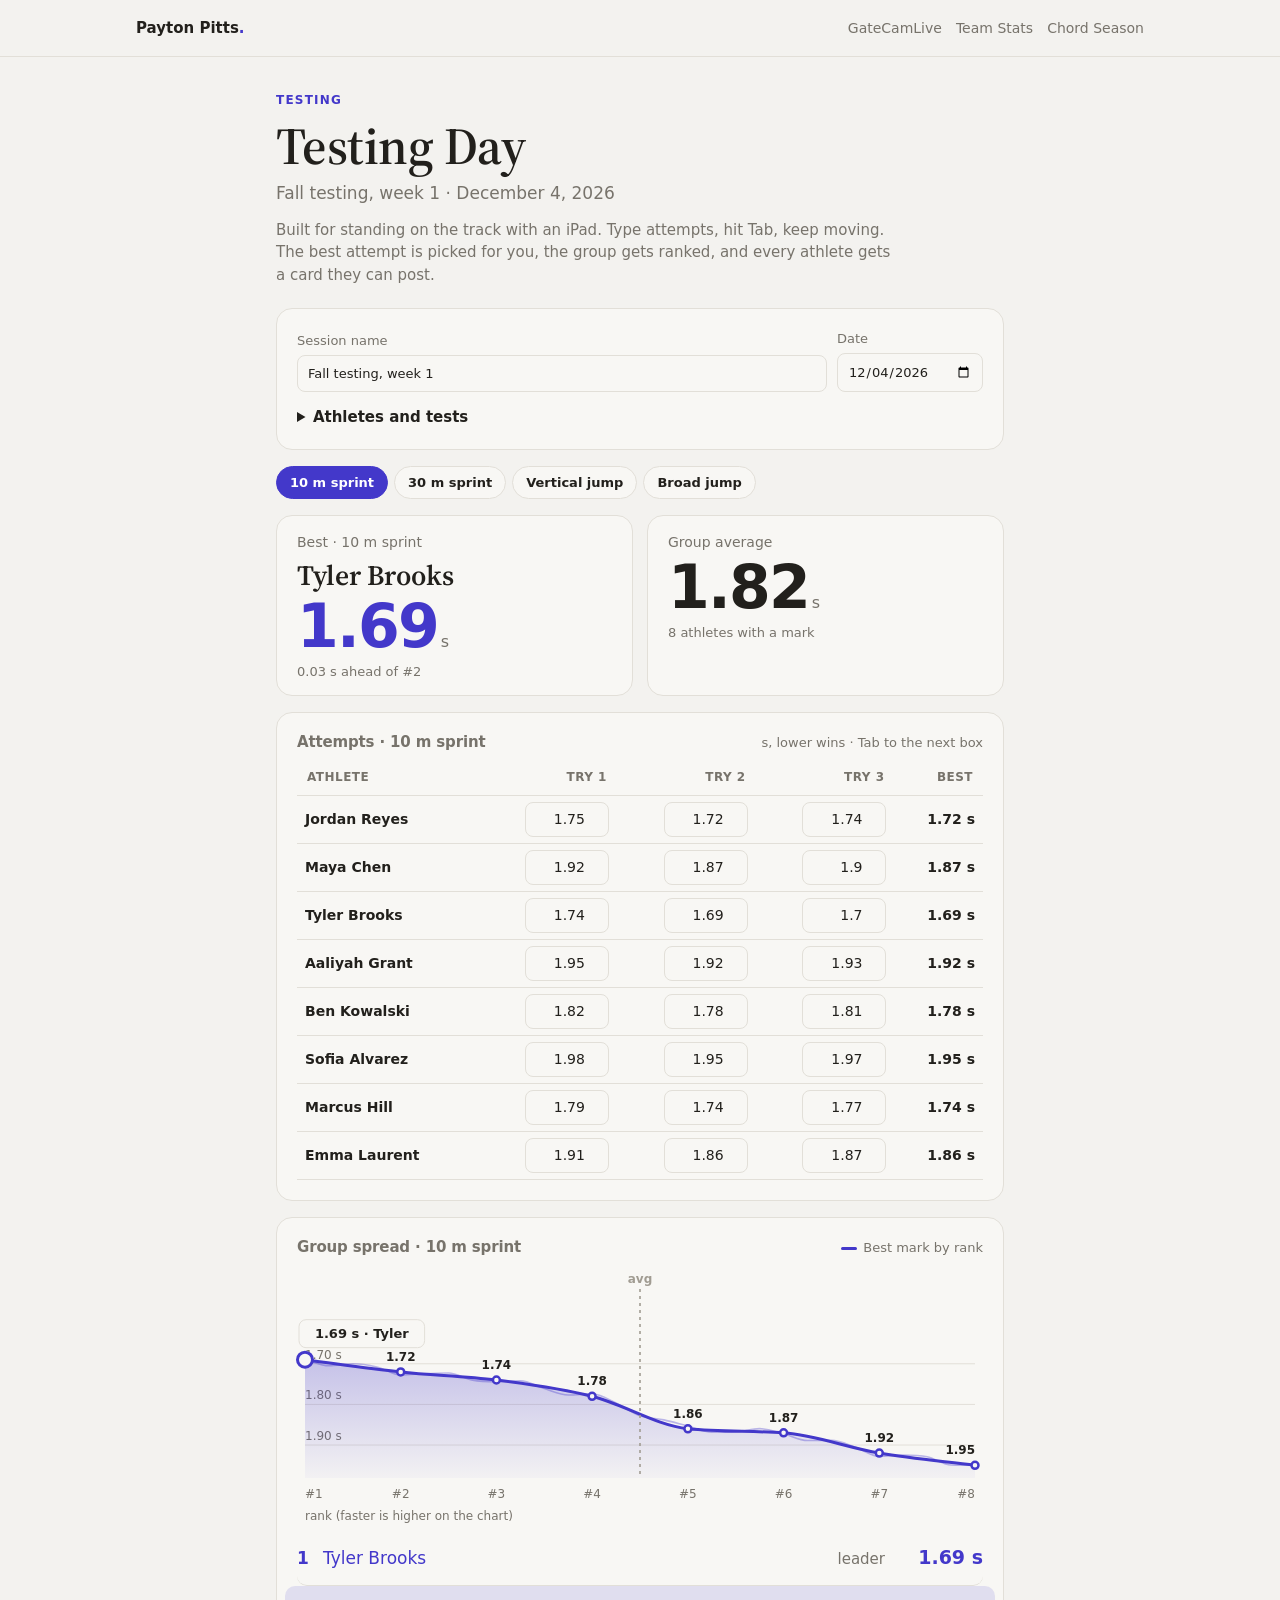
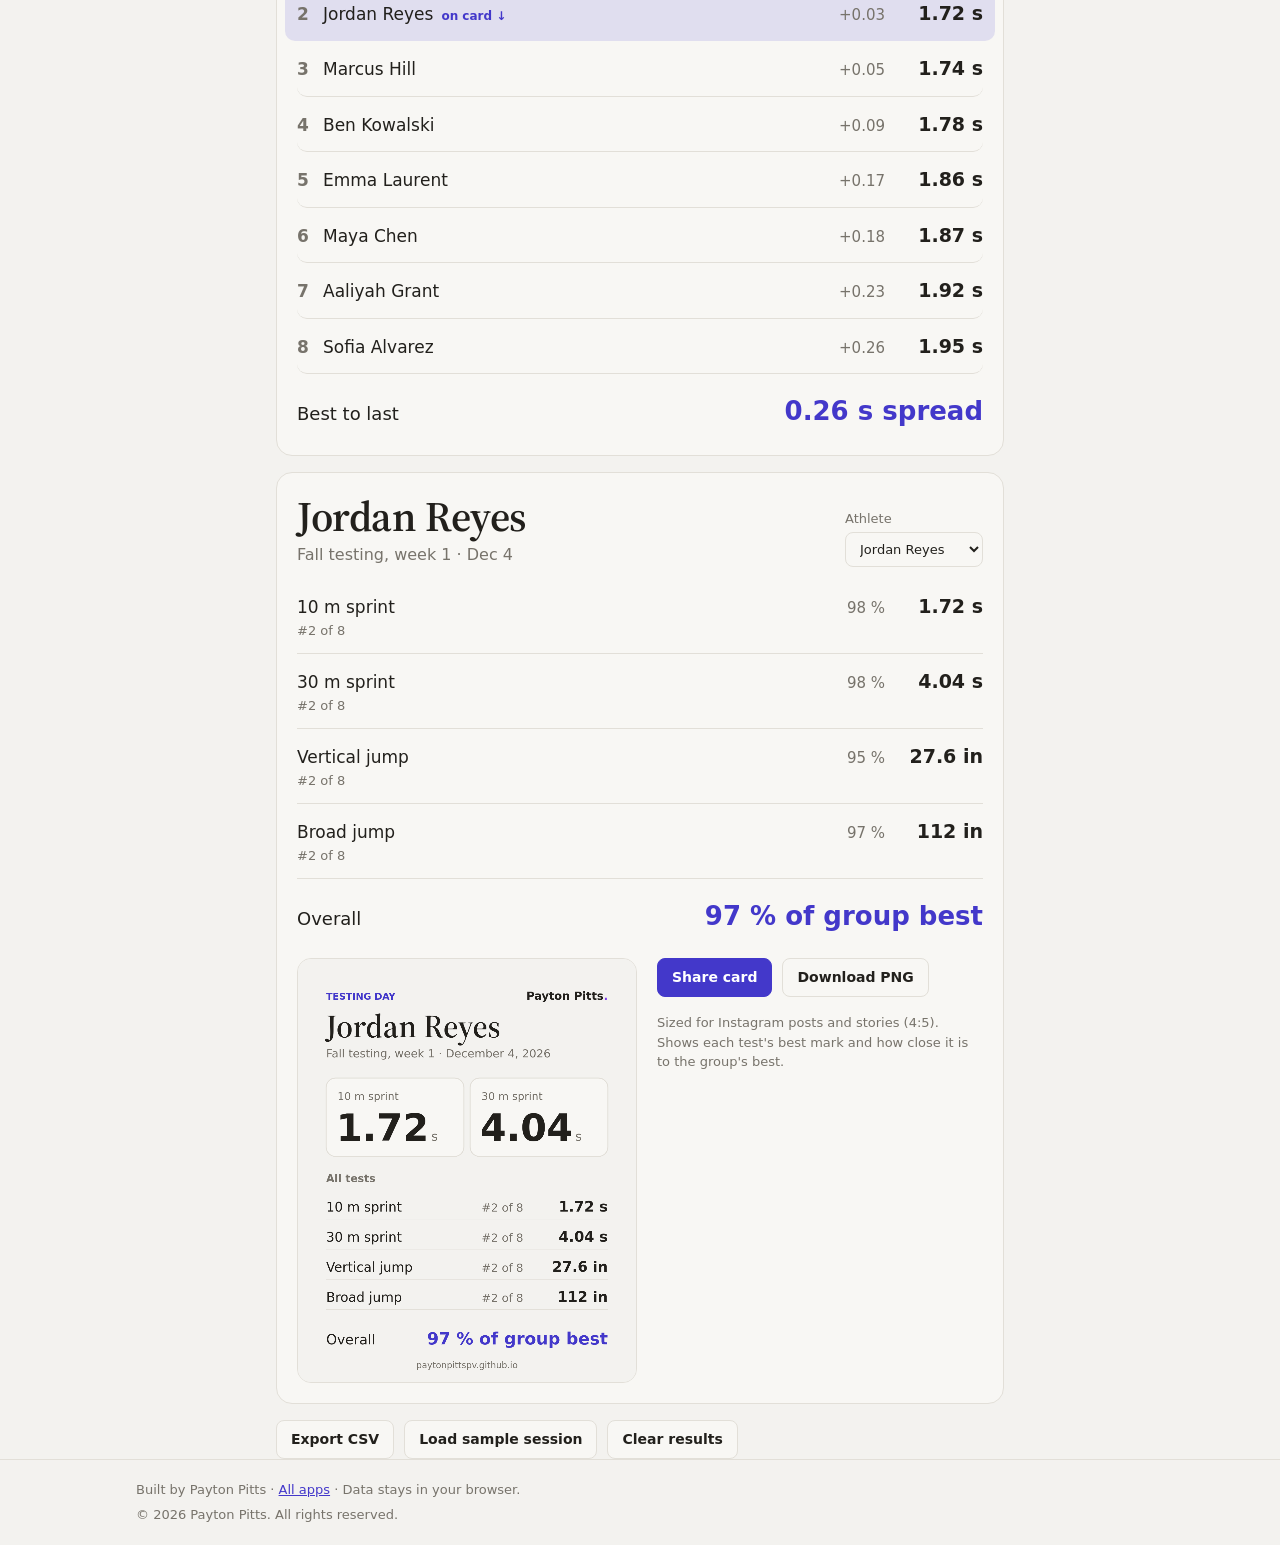
<file: testing/index.html>
<!doctype html>
<html lang="en" class="t-indigo">
<head>
<meta charset="utf-8">
<meta name="viewport" content="width=device-width, initial-scale=1">
<title>Testing Day</title>
<meta name="description" content="Fast data entry for team testing days, with best attempts, rankings and shareable athlete cards.">
<link rel="preconnect" href="https://fonts.googleapis.com">
<link rel="preconnect" href="https://fonts.gstatic.com" crossorigin>
<link rel="stylesheet" href="https://fonts.googleapis.com/css2?family=Source+Serif+4:opsz,wght@8..60,600&display=swap">
<link rel="stylesheet" href="../assets/style.css?v=4">
<link rel="stylesheet" href="../assets/lab.css?v=2">
<link rel="icon" href="icon.svg" type="image/svg+xml">
<style>
  .entry input { width: 84px; padding: 6px 8px; text-align: right; font-variant-numeric: tabular-nums; }
  .entry td { padding: 6px 8px; }
  .entry td.best { font-weight: 700; text-align: right; white-space: nowrap; }
  #cardCanvas { width: 100%; max-width: 340px; border-radius: 14px; border: 1px solid var(--line); display: block; }
  .card-layout { display: grid; grid-template-columns: minmax(220px, 340px) 1fr; gap: 20px; align-items: start; margin-top: 18px; }
  @media (max-width: 700px) { .card-layout { grid-template-columns: 1fr; } }
  .test-edit { display: grid; grid-template-columns: 1fr 70px 120px 36px; gap: 8px; align-items: center; margin-top: 8px; }
  .rk { display: inline-block; width: 26px; color: var(--muted); font-weight: 700; font-variant-numeric: tabular-nums; }
  .rows .r.hl .rk { color: var(--accent); }
  .bigstat .who { font-family: var(--serif); font-weight: 600; font-size: clamp(22px, 5vw, 28px); line-height: 1.15; margin-top: 6px; color: var(--text); }
  @media (max-width: 520px) { .bigstats { grid-template-columns: 1fr; } }
  .bigstat .v { margin-top: 4px; }
  #lb .r { cursor: pointer; border-radius: 10px; }
  #lb .r:hover .l { color: var(--accent); }
  #lb .r.sel { background: var(--accent-soft); margin: 0 -12px; padding-left: 12px; padding-right: 12px; border-bottom-color: transparent; }
  #lb .r.sel .l::after { content: "on card ↓"; margin-left: 8px; font-size: 12px; color: var(--accent); font-weight: 600; }
</style>
</head>
<body>
<div class="topbar"><div class="wrap">
  <a class="brand" href="../">Payton Pitts<span>.</span></a>
  <nav>
    <a href="../gatecam/">GateCamLive</a>
    <a href="../team/">Team Stats</a>
    <a href="../chord/">Chord Season</a>
  </nav>
</div></div>

<main class="wrap lab stack">
  <header class="lab-head">
    <div class="eyebrow">Testing</div>
    <h1>Testing Day</h1>
    <p class="sub" id="headSub"></p>
    <p class="lede">Built for standing on the track with an iPad. Type attempts, hit Tab, keep moving. The best attempt is picked for you, the group gets ranked, and every athlete gets a card they can post.</p>
  </header>

  <section class="panel">
    <div class="row">
      <label style="flex:1;min-width:200px"><span>Session name</span><input id="session" placeholder="e.g. Fall testing, week 1"></label>
      <label><span>Date</span><input id="sDate" type="date"></label>
    </div>
    <details style="margin-top:14px">
      <summary>Athletes and tests</summary>
      <div class="grid two" style="margin-top:12px">
        <div>
          <h3 class="section-label">Athletes</h3>
          <form id="addAthlete" class="row" autocomplete="off"><input id="newAthlete" placeholder="Add athlete name" style="flex:1"><button type="submit">Add</button></form>
          <div id="athleteChips" class="row" style="margin-top:10px;gap:6px"></div>
        </div>
        <div>
          <h3 class="section-label">Tests</h3>
          <div id="testList"></div>
          <button id="addTest" class="ghost" style="margin-top:10px">+ Add test</button>
        </div>
      </div>
    </details>
  </section>

  <div class="pill-tabs" id="tabs"></div>

  <section class="bigstats">
    <div class="bigstat accent"><div class="k" id="kLead">Best</div><div class="who" id="wLead"></div><div class="v" id="vLead">–</div><div class="s" id="sLead"></div></div>
    <div class="bigstat"><div class="k">Group average</div><div class="v" id="vAvg">–</div><div class="s" id="sAvg"></div></div>
  </section>

  <section class="panel">
    <div class="chart-head"><h2 class="section-label" id="entryTitle">Attempts</h2><span class="foot-note" id="testHint"></span></div>
    <div class="table-wrap">
      <table class="entry"><thead id="entryHead"></thead><tbody id="entryBody"></tbody></table>
    </div>
  </section>

  <section class="panel">
    <div class="chart-head"><h2 class="section-label" id="lbTitle">Group spread</h2>
      <div class="legend2"><span><i></i>Best mark by rank</span></div></div>
    <div id="spread"></div>
    <div class="rows" id="lb" style="margin-top:6px"></div>
    <div class="summary" id="lbSum"></div>
  </section>

  <section class="panel">
    <div class="row" style="justify-content:space-between;align-items:end">
      <div><h2 class="name-serif" id="pName"></h2><p class="subline" id="pSub"></p></div>
      <label><span>Athlete</span><select id="cardAthlete"></select></label>
    </div>
    <div class="rows" id="pRows" style="margin-top:12px"></div>
    <div class="summary"><span class="l">Overall</span><span class="b" id="pSum"></span></div>
    <div class="card-layout">
      <canvas id="cardCanvas" width="1080" height="1350"></canvas>
      <div class="stack">
        <div class="row"><button class="primary" id="shareBtn">Share card</button><button id="downloadBtn">Download PNG</button></div>
        <p class="foot-note">Sized for Instagram posts and stories (4:5). Shows each test's best mark and how close it is to the group's best.</p>
      </div>
    </div>
  </section>

  <div class="row">
    <button id="exportBtn">Export CSV</button>
    <button id="sampleBtn" class="ghost">Load sample session</button>
    <button id="clearBtn" class="ghost">Clear results</button>
  </div>
</main>

<footer class="site"><div class="wrap">
  Built by Payton Pitts · <a href="../">All apps</a> · Data stays in your browser.
  <div class="copy">© 2026 Payton Pitts. All rights reserved.</div>
</div></footer>

<script src="../assets/lab.js?v=2"></script>
<script>
(() => {
  const KEY = 'pp-testing-v1', ATTEMPTS = 3;
  const $ = (id) => document.getElementById(id);
  const uid = () => Math.random().toString(36).slice(2, 9);
  const esc = (s) => String(s).replace(/[&<>"']/g, c => ({ '&': '&amp;', '<': '&lt;', '>': '&gt;', '"': '&quot;', "'": '&#39;' }[c]));

  function blank() {
    return {
      session: '', date: new Date().toISOString().slice(0, 10),
      tests: [
        { id: 't10', name: '10 m sprint', unit: 's', better: 'lower' },
        { id: 't30', name: '30 m sprint', unit: 's', better: 'lower' },
        { id: 'tcmj', name: 'Vertical jump', unit: 'in', better: 'higher' },
        { id: 'tbj', name: 'Broad jump', unit: 'in', better: 'higher' },
      ],
      athletes: [], results: {}, active: 't10', cardAthlete: null,
    };
  }
  function sample() {
    const s = blank();
    s.session = 'Fall testing, week 1';
    const people = [
      ['Jordan Reyes', 1.72, 4.05, 27.5, 112], ['Maya Chen', 1.88, 4.38, 22.0, 98], ['Tyler Brooks', 1.69, 3.98, 29.0, 116],
      ['Aaliyah Grant', 1.91, 4.45, 20.5, 95], ['Ben Kowalski', 1.78, 4.15, 25.0, 106], ['Sofia Alvarez', 1.95, 4.52, 19.5, 92],
      ['Marcus Hill', 1.75, 4.09, 26.0, 109], ['Emma Laurent', 1.86, 4.33, 22.5, 100],
    ];
    people.forEach(([name, t10, t30, vj, bj], i) => {
      const id = uid();
      s.athletes.push({ id, name });
      const jit = (k) => ((i * 7 + k * 3) % 5 - 2);
      s.results[id] = {
        t10: [t10 + .04, t10, t10 + .02].map((v, k) => +(v + jit(k) * .005).toFixed(2)),
        t30: [t30 + .03, t30 + .05, t30].map((v, k) => +(v + jit(k) * .005).toFixed(2)),
        tcmj: [vj - 1, vj, vj - .5].map((v, k) => +(v + jit(k) * .1).toFixed(1)),
        tbj: [bj - 2, bj - 1, bj].map(v => v),
      };
    });
    s.cardAthlete = s.athletes[0].id;
    return s;
  }

  let s;
  try { s = JSON.parse(localStorage.getItem(KEY)) || sample(); } catch { s = sample(); }
  const save = () => { try { localStorage.setItem(KEY, JSON.stringify(s)); } catch {} };

  const test = () => s.tests.find(t => t.id === s.active) || s.tests[0];
  const attempts = (aid, tid) => (s.results[aid]?.[tid] || []);
  function best(aid, t) {
    const vals = attempts(aid, t.id).filter(v => typeof v === 'number' && v > 0);
    if (!vals.length) return null;
    return t.better === 'lower' ? Math.min(...vals) : Math.max(...vals);
  }
  function ranking(t) {
    const r = s.athletes.map(a => ({ a, v: best(a.id, t) })).filter(x => x.v != null)
      .sort((x, y) => t.better === 'lower' ? x.v - y.v : y.v - x.v);
    r.forEach((x, i) => x.rank = i > 0 && r[i - 1].v === x.v ? r[i - 1].rank : i + 1);
    return r;
  }
  const num = (v, t) => t.unit === 's' ? v.toFixed(2) : String(+v.toFixed(1));
  const fmtV = (v, t) => v == null ? '–' : num(v, t) + ' ' + t.unit;
  // How close a mark is to the group's best, as a percent (100 = the best mark).
  const pctOfBest = (v, top, t) => t.better === 'lower' ? top / v * 100 : v / top * 100;
  const fmtDate = (iso, long) => new Date(iso + 'T12:00').toLocaleDateString(undefined, long ? { month: 'long', day: 'numeric', year: 'numeric' } : { month: 'short', day: 'numeric' });
  const row = (l, m, b, cls = '', attrs = '') => `<div class="r ${cls}" ${attrs}><span class="l">${l}</span><span class="m">${m}</span><span class="b">${b}</span></div>`;

  function render() {
    $('session').value = s.session;
    $('sDate').value = s.date;
    $('headSub').textContent = `${s.session || 'Testing session'} · ${s.date ? fmtDate(s.date, true) : ''}`;
    if (!s.tests.find(t => t.id === s.active)) s.active = s.tests[0]?.id;

    $('athleteChips').innerHTML = s.athletes.map(a =>
      `<span class="pill">${esc(a.name)} <button class="ghost" data-rm="${a.id}" style="padding:0 0 0 4px;border:0;font-size:12px;background:none" aria-label="Remove ${esc(a.name)}">✕</button></span>`).join('');
    $('testList').innerHTML = s.tests.map(t => `<div class="test-edit" data-tid="${t.id}">
      <input data-f="name" value="${esc(t.name)}" aria-label="Test name">
      <input data-f="unit" value="${esc(t.unit)}" aria-label="Unit">
      <select data-f="better" aria-label="Better is"><option value="lower" ${t.better === 'lower' ? 'selected' : ''}>lower wins</option><option value="higher" ${t.better === 'higher' ? 'selected' : ''}>higher wins</option></select>
      <button class="ghost" data-rmtest="${t.id}" aria-label="Remove test">✕</button></div>`).join('');
    $('tabs').innerHTML = s.tests.map(t => `<button data-tab="${t.id}" aria-pressed="${t.id === s.active}">${esc(t.name)}</button>`).join('');
    renderEntry(); renderBoard(); renderProfile();
  }

  function renderEntry() {
    const t = test();
    if (!t) { $('entryHead').innerHTML = ''; $('entryBody').innerHTML = ''; return; }
    $('entryTitle').textContent = `Attempts · ${t.name}`;
    $('testHint').textContent = `${t.unit}, ${t.better} wins · Tab to the next box`;
    $('entryHead').innerHTML = `<tr><th>Athlete</th>${Array.from({ length: ATTEMPTS }, (_, i) => `<th class="r">Try ${i + 1}</th>`).join('')}<th class="r">Best</th></tr>`;
    if (!s.athletes.length) { $('entryBody').innerHTML = `<tr><td colspan="${ATTEMPTS + 2}" class="muted">Add athletes under "Athletes and tests" above.</td></tr>`; return; }
    $('entryBody').innerHTML = s.athletes.map(a => {
      const at = attempts(a.id, t.id);
      return `<tr><td><strong>${esc(a.name)}</strong></td>${Array.from({ length: ATTEMPTS }, (_, i) =>
        `<td class="r"><input type="number" inputmode="decimal" step="0.01" min="0" data-aid="${a.id}" data-i="${i}" value="${at[i] ?? ''}" aria-label="${esc(a.name)} try ${i + 1}"></td>`).join('')}
        <td class="best" data-best="${a.id}">${fmtV(best(a.id, t), t)}</td></tr>`;
    }).join('');
  }

  function renderBoard() {
    const t = test();
    if (!t) return;
    const r = ranking(t);
    $('lbTitle').textContent = `Group spread · ${t.name}`;
    if (!r.length) {
      ['vLead', 'vAvg'].forEach(k => $(k).textContent = '–'); ['sLead', 'sAvg', 'wLead'].forEach(k => $(k).textContent = '');
      $('spread').innerHTML = ''; $('lb').innerHTML = '<p class="muted">No marks yet.</p>'; $('lbSum').innerHTML = ''; return;
    }
    const top = r[0], last = r[r.length - 1], avg = r.reduce((x, y) => x + y.v, 0) / r.length;
    $('kLead').textContent = `Best · ${t.name}`;
    $('vLead').innerHTML = `${num(top.v, t)}<small>${t.unit}</small>`;
    const tied = r.filter(x => x.rank === 1);
    $('wLead').textContent = tied.map(x => x.a.name).join(' & ');
    $('sLead').textContent = tied.length > 1 ? 'tied for best' : `${r.length > 1 ? `${num(Math.abs(r[1].v - top.v), t)} ${t.unit} ahead of #2` : 'only mark so far'}`;
    $('vAvg').innerHTML = `${num(avg, t)}<small>${t.unit}</small>`;
    $('sAvg').textContent = `${r.length} athlete${r.length === 1 ? '' : 's'} with a mark`;

    // spread curve: best mark at each rank
    const box = $('spread'), W = Math.max(300, Math.min(720, box.clientWidth || 680)), H = Math.round(Math.min(280, Math.max(220, W * .38)));
    if (r.length > 1) {
      const vals = r.map(x => x.v); let lo = Math.min(...vals), hi = Math.max(...vals); const pad = (hi - lo) * .4 || 1;
      const y0 = t.better === 'lower' ? -(hi + pad * .3) : lo - pad * .3, y1 = t.better === 'lower' ? -(lo - pad * 1.2) : hi + pad * 1.2;
      // plot so that "better" is always up
      const Y = v => t.better === 'lower' ? -v : v;
      const every = Math.ceil(r.length / Math.max(2, Math.floor(W / 70)));
      // value axis in the test's own unit, about four easy-to-read lines
      const span = hi - lo || 1, raw = span / 3, mag = 10 ** Math.floor(Math.log10(raw)), stp = [1, 2, 2.5, 5, 10].map(k => k * mag).find(k => k >= raw);
      const grid = []; for (let u = Math.ceil((lo - pad * .2) / stp) * stp; u <= hi + pad * .2 + 1e-9; u += stp) grid.push(+u.toFixed(4));
      const showLbl = i => r.length <= 10 || i % Math.ceil(r.length / 10) === 0 || i === r.length - 1;
      box.innerHTML = Lab.area({
        W, H, x0: 0, x1: r.length - 1, y0, y1, label: `Best ${t.name} for each rank`, detail: true,
        pts: r.map((x, i) => ({ x: i, y: Y(x.v) })),
        xTicks: r.map((x, i) => ({ v: i, t: '#' + x.rank, grid: false, anchor: i === 0 ? 'start' : i === r.length - 1 ? 'end' : 'middle' })).filter((_, i) => i % every === 0 || i === r.length - 1),
        xTitle: t.better === 'lower' ? 'rank (faster is higher on the chart)' : 'rank',
        yGrid: grid.map(Y), yLabels: v => `${num(Math.abs(v), t)} ${t.unit}`, padL: 8,
        dots: r.map((x, i) => i === 0 ? null : ({ x: i, y: Y(x.v), r: 3.5, lbl: showLbl(i) ? num(x.v, t) : '', anchor: i === r.length - 1 ? 'end' : 'middle', t: `${x.a.name}: ${fmtV(x.v, t)}` })).filter(Boolean),
        marks: [{ x: r.findIndex(x => (t.better === 'lower' ? x.v >= avg : x.v <= avg)) - 0.5, t: 'avg', c: 'var(--chart-3)' }].filter(m => m.x > 0),
        peak: { x: 0, y: Y(top.v), t: `${fmtV(top.v, t)} · ${top.a.name.split(' ')[0]}` },
      });
    } else box.innerHTML = '';

    $('lb').innerHTML = r.map(x => row(`<span class="rk">${x.rank}</span>${esc(x.a.name)}`,
      x.rank === 1 ? 'leader' : `${t.better === 'lower' ? '+' : '−'}${num(Math.abs(x.v - top.v), t)}`, fmtV(x.v, t), (x.rank === 1 ? 'hl ' : '') + (x.a.id === s.cardAthlete ? 'sel' : ''), `data-aid="${x.a.id}" role="button" tabindex="0" title="Show ${esc(x.a.name)} on the card"`)).join('');
    $('lbSum').innerHTML = `<span class="l">Best to last</span><span class="b">${num(Math.abs(last.v - top.v), t)} ${t.unit} spread</span>`;
  }

  function profileData(a) {
    return s.tests.map(t => {
      const r = ranking(t), me = r.find(x => x.a.id === a.id);
      return { t, v: me?.v ?? null, rank: me?.rank ?? null, of: r.length, pct: me ? pctOfBest(me.v, r[0].v, t) : null };
    });
  }

  function renderProfile() {
    if (!s.athletes.find(a => a.id === s.cardAthlete)) s.cardAthlete = s.athletes[0]?.id || null;
    $('cardAthlete').innerHTML = s.athletes.map(a => `<option value="${a.id}" ${a.id === s.cardAthlete ? 'selected' : ''}>${esc(a.name)}</option>`).join('');
    const a = s.athletes.find(x => x.id === s.cardAthlete);
    if (!a) { $('pName').textContent = 'No athletes yet'; $('pSub').textContent = ''; $('pRows').innerHTML = ''; $('pSum').textContent = ''; drawCard(); return; }
    const d = profileData(a), have = d.filter(x => x.pct != null);
    $('pName').textContent = a.name;
    $('pSub').textContent = `${s.session || 'Testing'} · ${s.date ? fmtDate(s.date) : ''}`;
    $('pRows').innerHTML = d.map(x => row(`${esc(x.t.name)}${x.rank ? `<small>#${x.rank} of ${x.of}</small>` : ''}`,
      x.pct == null ? '' : `${Math.round(x.pct)} %`, fmtV(x.v, x.t), x.rank === 1 ? 'hl' : '')).join('');
    const ov = have.length ? have.reduce((p, x) => p + x.pct, 0) / have.length : null;
    $('pSum').textContent = ov == null ? '–' : `${Math.round(ov)} % of group best`;
    drawCard();
  }

  function drawCard() {
    const c = $('cardCanvas'), g = c.getContext('2d'), W = 1080, H = 1350;
    const dark = matchMedia('(prefers-color-scheme: dark)').matches;
    const C = dark ? { bg: '#15131a', panel: '#1c1a22', line: '#2f2b38', ink: '#efedf3', mute: '#9d98a8', acc: '#a5adff' }
                   : { bg: '#f3f2ef', panel: '#f8f7f4', line: '#e2dfd8', ink: '#22201c', mute: '#77736b', acc: '#4338ca' };
    const sans = (w, px) => `${w} ${px}px Inter, system-ui, -apple-system, Segoe UI, Roboto, sans-serif`;
    const serif = (px) => `600 ${px}px "Source Serif 4", Georgia, serif`;
    g.fillStyle = C.bg; g.fillRect(0, 0, W, H);
    const a = s.athletes.find(x => x.id === s.cardAthlete);
    g.fillStyle = C.acc; g.font = sans(700, 30); g.fillText('TESTING DAY', 90, 130);
    // Payton's wordmark, same as the site header: name in ink, dot in the brand purple
    { const brandDot = dark ? '#a78bfa' : '#7c3aed'; g.font = sans(700, 36); g.textAlign = 'right';
      g.fillStyle = brandDot; g.fillText('.', W - 90, 130); const dw = g.measureText('.').width;
      g.fillStyle = C.ink; g.fillText('Payton Pitts', W - 90 - dw, 130); g.textAlign = 'left'; }
    g.fillStyle = C.ink; let size = 104; g.font = serif(size);
    const name = a ? a.name : 'Add an athlete';
    while (g.measureText(name).width > W - 180 && size > 56) { size -= 4; g.font = serif(size); }
    g.fillText(name, 90, 250);
    g.fillStyle = C.mute; g.font = sans(500, 36);
    g.fillText(`${s.session || 'Testing session'} · ${s.date ? fmtDate(s.date, true) : ''}`, 90, 314);
    if (!a) return;
    const d = profileData(a);
    // two big stat boxes for the first two tests
    d.slice(0, 2).forEach((x, i) => {
      const bx = 90 + i * 460, by = 380, bw = 440, bh = 250;
      g.fillStyle = C.panel; g.strokeStyle = C.line; g.lineWidth = 3; round(g, bx, by, bw, bh, 30); g.fill(); g.stroke();
      g.fillStyle = C.mute; g.font = sans(500, 34); g.fillText(x.t.name, bx + 36, by + 70);
      g.fillStyle = x.rank === 1 ? C.acc : C.ink; g.font = sans(800, 120);
      const v = x.v == null ? '–' : num(x.v, x.t); g.fillText(v, bx + 32, by + 200);
      const vw = g.measureText(v).width; g.fillStyle = C.mute; g.font = sans(500, 40); g.fillText(x.t.unit, bx + 40 + vw, by + 200);
    });
    // rows
    g.fillStyle = C.mute; g.font = sans(600, 34); g.fillText('All tests', 90, 712);
    let y = 760;
    d.forEach(x => {
      g.strokeStyle = C.line; g.lineWidth = 2; g.beginPath(); g.moveTo(90, y + 70); g.lineTo(W - 90, y + 70); g.stroke();
      g.fillStyle = C.ink; g.font = sans(500, 42); g.fillText(x.t.name, 90, y + 46);
      g.textAlign = 'right';
      g.fillStyle = x.rank === 1 ? C.acc : C.ink; g.font = sans(700, 46); g.fillText(fmtV(x.v, x.t), W - 90, y + 46);
      g.fillStyle = C.mute; g.font = sans(500, 36); g.fillText(x.rank ? `#${x.rank} of ${x.of}` : '', W - 360, y + 46);
      g.textAlign = 'left'; y += 96;
    });
    const have = d.filter(x => x.pct != null), ov = have.length ? have.reduce((p, x) => p + x.pct, 0) / have.length : null;
    g.fillStyle = C.ink; g.font = sans(500, 44); g.fillText('Overall', 90, H - 120);
    g.textAlign = 'right'; g.fillStyle = C.acc; g.font = sans(800, 54); g.fillText(ov == null ? '–' : `${Math.round(ov)} % of group best`, W - 90, H - 120);
    g.textAlign = 'center'; g.fillStyle = C.mute; g.font = sans(500, 28); g.fillText('paytonpittspv.github.io', W / 2, H - 44); g.textAlign = 'left';
  }
  function round(g, x, y, w, h, r) { g.beginPath(); g.moveTo(x + r, y); g.arcTo(x + w, y, x + w, y + h, r); g.arcTo(x + w, y + h, x, y + h, r); g.arcTo(x, y + h, x, y, r); g.arcTo(x, y, x + w, y, r); g.closePath(); }

  // events
  $('session').addEventListener('input', e => { s.session = e.target.value; save(); $('headSub').textContent = `${s.session || 'Testing session'} · ${s.date ? fmtDate(s.date, true) : ''}`; renderProfile(); });
  $('sDate').addEventListener('change', e => { s.date = e.target.value; save(); render(); });
  $('addAthlete').addEventListener('submit', e => {
    e.preventDefault(); const n = $('newAthlete').value.trim(); if (!n) return;
    const id = uid(); s.athletes.push({ id, name: n }); s.results[id] = {}; $('newAthlete').value = ''; save(); render(); $('newAthlete').focus();
  });
  $('athleteChips').addEventListener('click', e => { const b = e.target.closest('[data-rm]'); if (!b) return; s.athletes = s.athletes.filter(a => a.id !== b.dataset.rm); delete s.results[b.dataset.rm]; save(); render(); });
  $('testList').addEventListener('change', e => { const row = e.target.closest('[data-tid]'); if (!row) return; const t = s.tests.find(x => x.id === row.dataset.tid); t[e.target.dataset.f] = e.target.value.trim() || t[e.target.dataset.f]; save(); render(); });
  $('testList').addEventListener('click', e => { const b = e.target.closest('[data-rmtest]'); if (!b || !confirm('Remove this test and its results?')) return; s.tests = s.tests.filter(t => t.id !== b.dataset.rmtest); save(); render(); });
  $('addTest').addEventListener('click', () => { const id = 't' + uid(); s.tests.push({ id, name: 'New test', unit: 's', better: 'lower' }); s.active = id; save(); render(); });
  $('tabs').addEventListener('click', e => { const b = e.target.closest('[data-tab]'); if (!b) return; s.active = b.dataset.tab; save(); render(); });
  $('entryBody').addEventListener('input', e => {
    const inp = e.target.closest('input[data-aid]'); if (!inp) return;
    const t = test(), aid = inp.dataset.aid, i = +inp.dataset.i;
    s.results[aid] = s.results[aid] || {};
    const arr = s.results[aid][t.id] = s.results[aid][t.id] || [];
    const v = parseFloat(inp.value); arr[i] = v > 0 ? v : null; save();
    document.querySelector(`[data-best="${aid}"]`).textContent = fmtV(best(aid, t), t);
    renderBoard(); renderProfile();
  });
  $('cardAthlete').addEventListener('change', e => { s.cardAthlete = e.target.value; save(); renderProfile(); renderBoard(); });
  const pickFromBoard = (el) => { s.cardAthlete = el.dataset.aid; save(); renderProfile(); renderBoard(); $('pName').closest('.panel').scrollIntoView({ behavior: 'smooth', block: 'start' }); };
  $('lb').addEventListener('click', e => { const r = e.target.closest('[data-aid]'); if (r) pickFromBoard(r); });
  $('lb').addEventListener('keydown', e => { const r = e.target.closest('[data-aid]'); if (r && (e.key === 'Enter' || e.key === ' ')) { e.preventDefault(); pickFromBoard(r); } });
  const cardName = () => (s.athletes.find(a => a.id === s.cardAthlete)?.name || 'athlete').replace(/\s+/g, '-').toLowerCase() + '-testing.png';
  $('downloadBtn').addEventListener('click', () => { const a = document.createElement('a'); a.href = $('cardCanvas').toDataURL('image/png'); a.download = cardName(); a.click(); });
  $('shareBtn').addEventListener('click', () => {
    $('cardCanvas').toBlob(async (blob) => {
      const file = new File([blob], cardName(), { type: 'image/png' });
      if (navigator.canShare && navigator.canShare({ files: [file] })) { try { await navigator.share({ files: [file], title: 'Testing results' }); } catch {} }
      else $('downloadBtn').click();
    });
  });
  $('exportBtn').addEventListener('click', () => {
    const head = ['athlete', ...s.tests.flatMap(t => [...Array.from({ length: ATTEMPTS }, (_, i) => `${t.name} try ${i + 1} (${t.unit})`), `${t.name} best`, `${t.name} rank`])];
    const ranks = Object.fromEntries(s.tests.map(t => [t.id, Object.fromEntries(ranking(t).map(r => [r.a.id, r.rank]))]));
    const rows = s.athletes.map(a => [a.name, ...s.tests.flatMap(t => [...Array.from({ length: ATTEMPTS }, (_, i) => attempts(a.id, t.id)[i] ?? ''), best(a.id, t) ?? '', ranks[t.id][a.id] ?? ''])]);
    const csv = [head, ...rows].map(r => r.map(c => /[",]/.test(String(c)) ? `"${String(c).replace(/"/g, '""')}"` : c).join(',')).join('\n');
    const a = document.createElement('a'); a.href = URL.createObjectURL(new Blob([csv], { type: 'text/csv' })); a.download = 'testing-day.csv'; a.click();
  });
  $('sampleBtn').addEventListener('click', () => { if (s.athletes.length && !confirm('Replace everything with the sample session?')) return; s = sample(); save(); render(); });
  $('clearBtn').addEventListener('click', () => { if (!confirm('Clear all results? Athletes and tests stay.')) return; s.results = {}; save(); render(); });
  let rt; window.addEventListener('resize', () => { clearTimeout(rt); rt = setTimeout(renderBoard, 120); });
  if (document.fonts) document.fonts.ready.then(drawCard);
  render();
})();
</script>
</body>
</html>
</file>
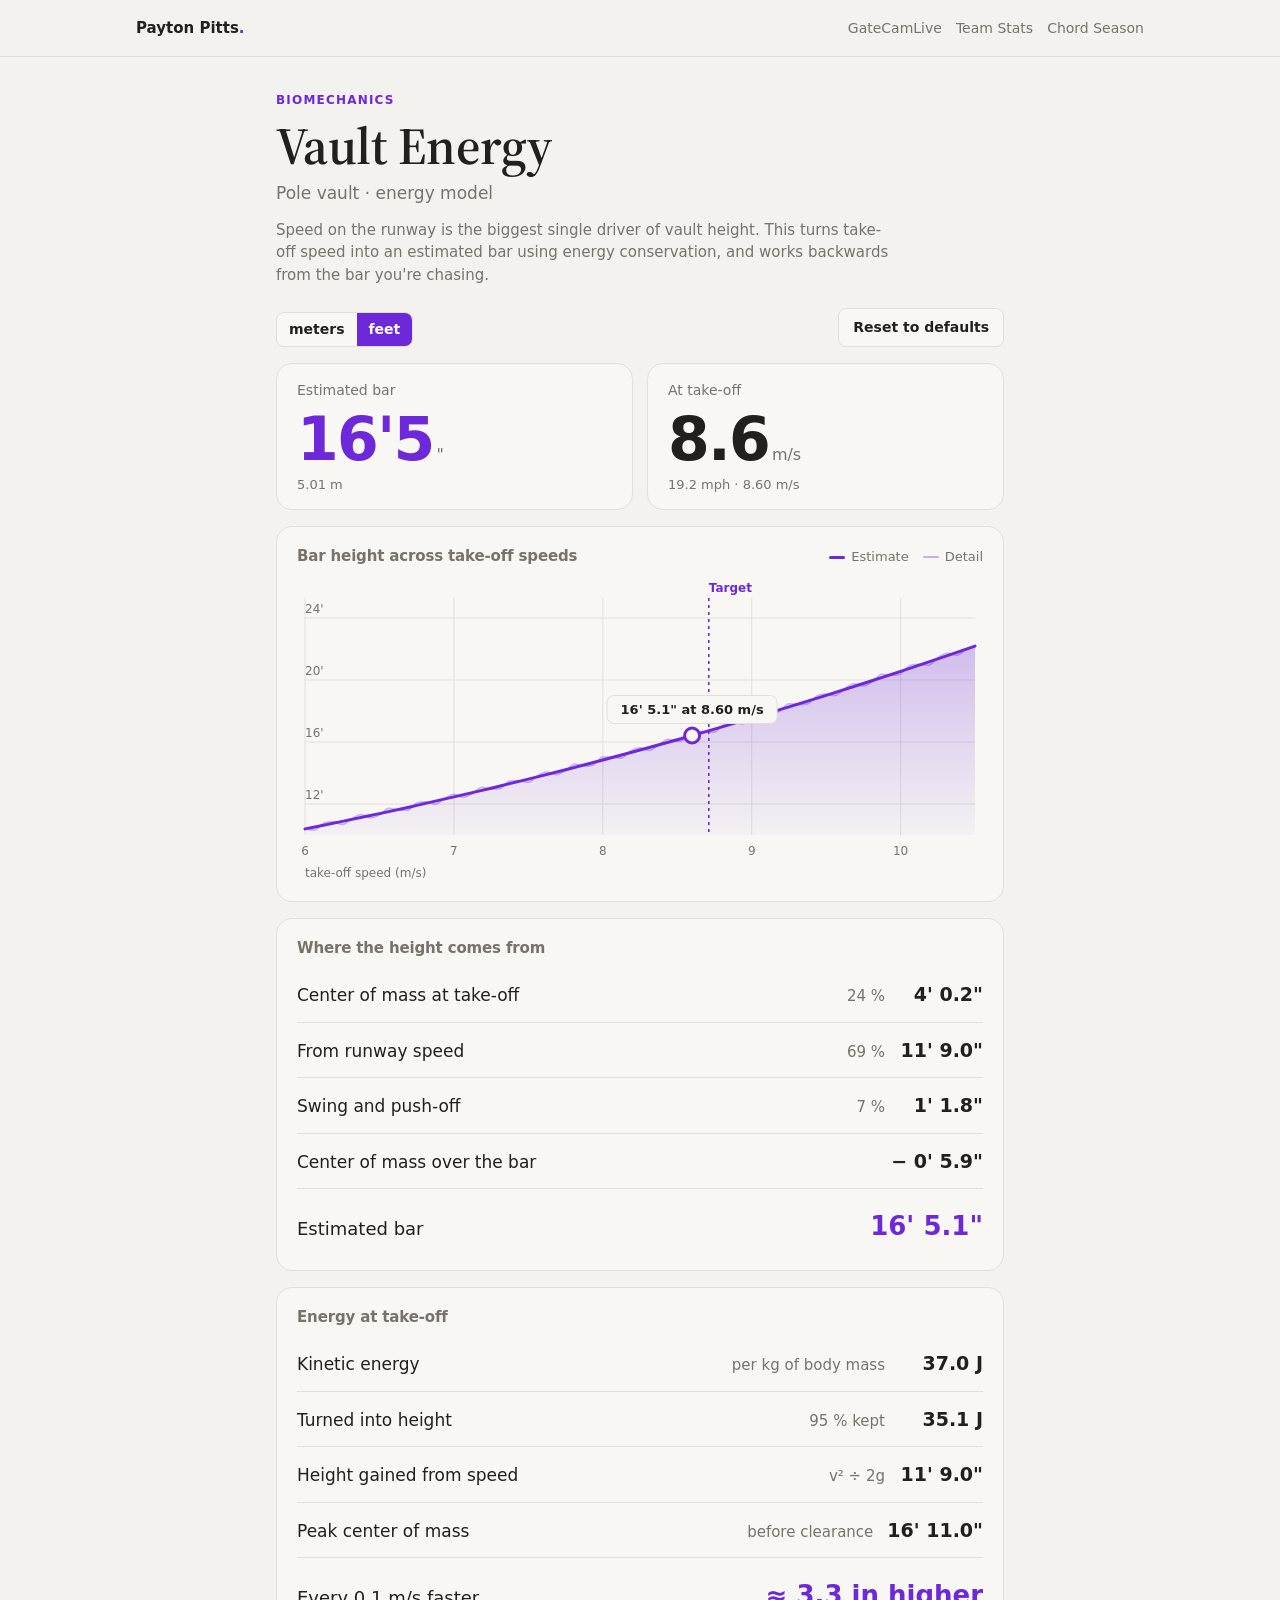
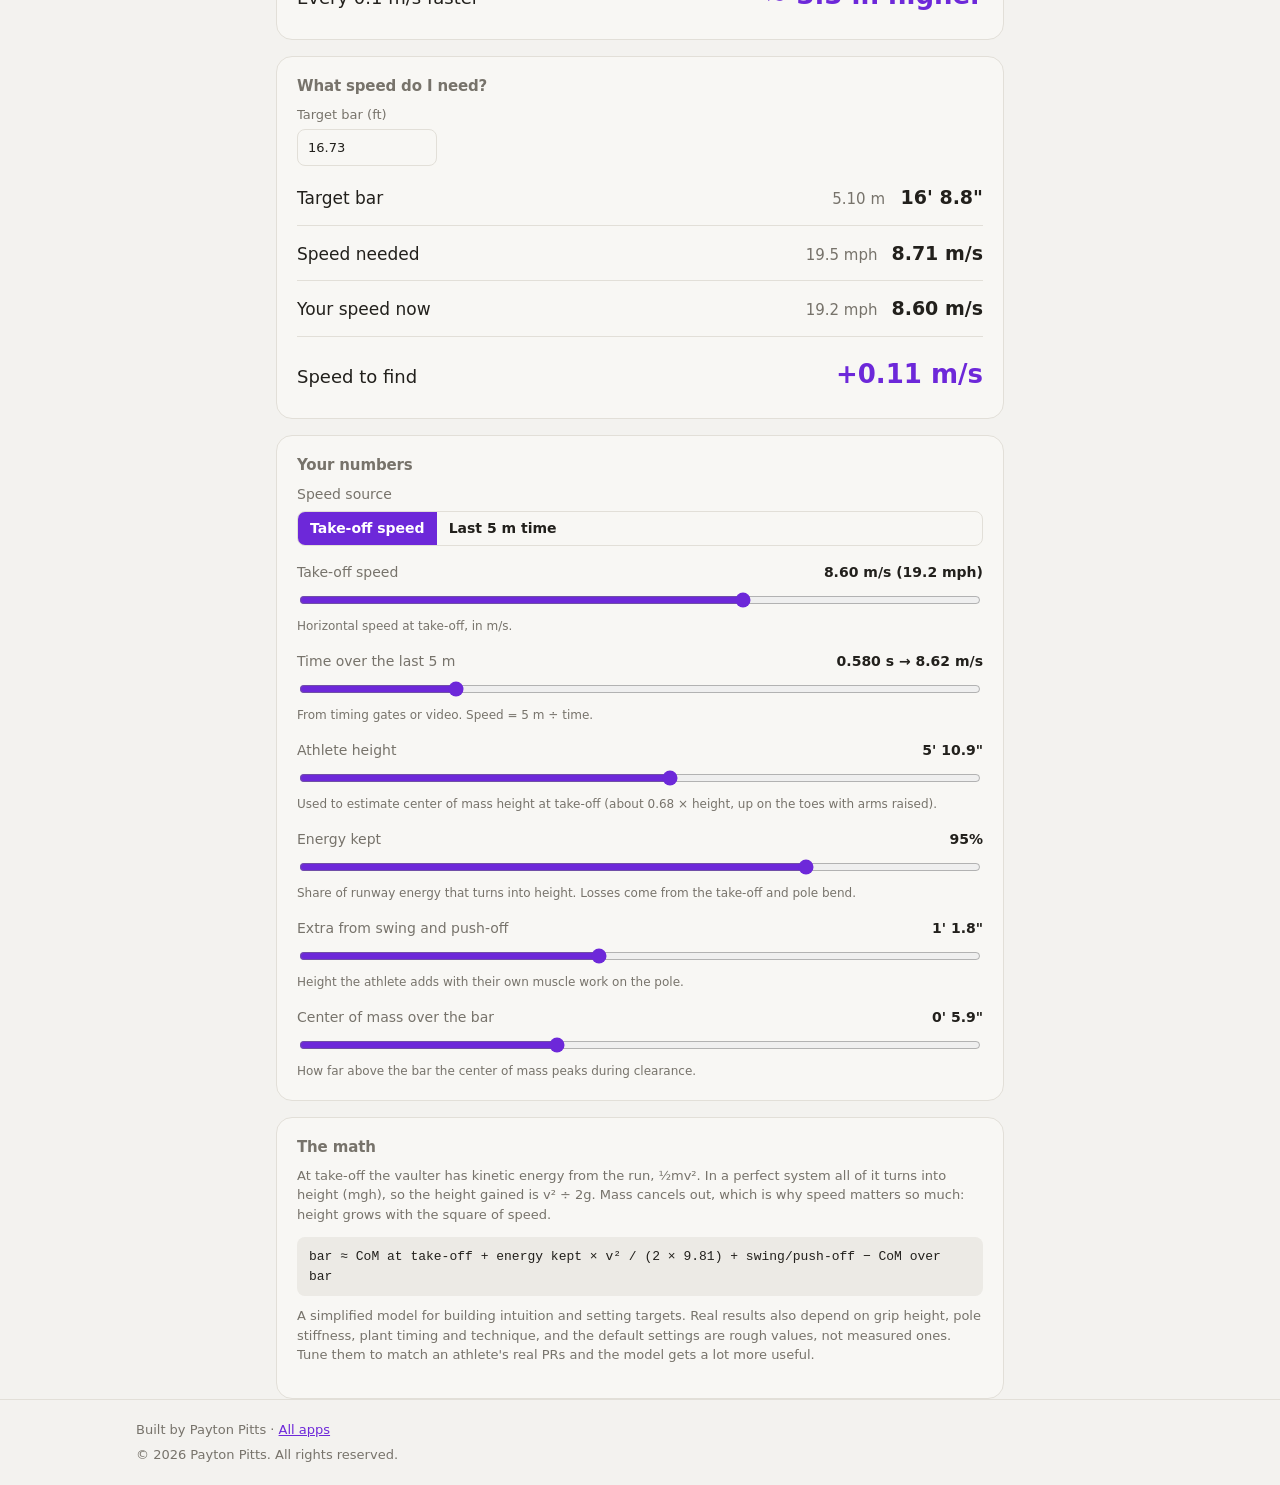
<file: vault/index.html>
<!doctype html>
<html lang="en">
<head>
<meta charset="utf-8">
<meta name="viewport" content="width=device-width, initial-scale=1">
<title>Vault Energy Calculator</title>
<meta name="description" content="Estimate pole vault height from take-off speed using energy conservation, or find the speed needed for a target bar.">
<link rel="preconnect" href="https://fonts.googleapis.com">
<link rel="preconnect" href="https://fonts.gstatic.com" crossorigin>
<link rel="stylesheet" href="https://fonts.googleapis.com/css2?family=Source+Serif+4:opsz,wght@8..60,600&display=swap">
<link rel="stylesheet" href="../assets/style.css?v=4">
<link rel="stylesheet" href="../assets/lab.css?v=2">
<link rel="icon" href="icon.svg" type="image/svg+xml">
<style>
  .field { display: grid; gap: 6px; }
  .field + .field { margin-top: 16px; }
  .field .top { display: flex; justify-content: space-between; align-items: baseline; font-size: 14px; color: var(--muted); gap: 8px; }
  .field .top output { color: var(--text); font-weight: 600; font-variant-numeric: tabular-nums; white-space: nowrap; }
  .hint { font-size: 12px; color: var(--muted); }
  .formula { font-family: ui-monospace, SFMono-Regular, Menlo, monospace; font-size: 13px; background: var(--surface-2); padding: 10px 12px; border-radius: 8px; overflow-x: auto; }
  .target-row { display: flex; gap: 12px; align-items: end; flex-wrap: wrap; margin-bottom: 4px; }
  .target-row input { width: 140px; }
</style>
</head>
<body>
<div class="topbar"><div class="wrap">
  <a class="brand" href="../">Payton Pitts<span>.</span></a>
  <nav>
    <a href="../gatecam/">GateCamLive</a>
    <a href="../team/">Team Stats</a>
    <a href="../chord/">Chord Season</a>
  </nav>
</div></div>

<main class="wrap lab stack">
  <header class="lab-head">
    <div class="eyebrow">Biomechanics</div>
    <h1>Vault Energy</h1>
    <p class="sub">Pole vault · energy model</p>
    <p class="lede">Speed on the runway is the biggest single driver of vault height. This turns take-off speed into an estimated bar using energy conservation, and works backwards from the bar you're chasing.</p>
  </header>

  <div class="row" style="justify-content:space-between">
    <div class="seg" role="group" aria-label="Units">
      <button data-unit="m">meters</button>
      <button data-unit="ft">feet</button>
    </div>
    <button id="resetBtn" class="ghost">Reset to defaults</button>
  </div>

  <section class="bigstats">
    <div class="bigstat accent"><div class="k">Estimated bar</div><div class="v" id="rBar"></div><div class="s" id="rBarAlt"></div></div>
    <div class="bigstat"><div class="k">At take-off</div><div class="v" id="rSpeed"></div><div class="s" id="rMph"></div></div>
  </section>

  <section class="panel">
    <div class="chart-head"><h2 class="section-label">Bar height across take-off speeds</h2>
      <div class="legend2"><span><i></i>Estimate</span><span><i class="detail"></i>Detail</span></div></div>
    <div id="curve"></div>
  </section>

  <section class="panel">
    <h2 class="section-label">Where the height comes from</h2>
    <div class="rows" id="parts"></div>
    <div class="summary"><span class="l">Estimated bar</span><span class="b" id="sumBar"></span></div>
  </section>

  <section class="panel">
    <h2 class="section-label">Energy at take-off</h2>
    <div class="rows" id="energy"></div>
    <div class="summary"><span class="l">Every 0.1 m/s faster</span><span class="b" id="sumPer"></span></div>
  </section>

  <section class="panel">
    <h2 class="section-label">What speed do I need?</h2>
    <div class="target-row"><label><span>Target bar (<span class="uLbl"></span>)</span><input id="target" type="number" step="0.01" inputmode="decimal"></label></div>
    <div class="rows" id="need"></div>
    <div class="summary"><span class="l" id="needL"></span><span class="b" id="needB"></span></div>
  </section>

  <section class="panel">
    <h2 class="section-label">Your numbers</h2>
    <div class="field">
      <div class="top"><span>Speed source</span></div>
      <div class="seg" role="group" aria-label="Speed source">
        <button data-src="speed">Take-off speed</button>
        <button data-src="split">Last 5 m time</button>
      </div>
    </div>
    <div class="field" id="speedField">
      <div class="top"><span>Take-off speed</span><output id="oSpeed"></output></div>
      <input id="speed" type="range" min="5" max="10.5" step="0.05">
      <span class="hint">Horizontal speed at take-off, in m/s.</span>
    </div>
    <div class="field" id="splitField">
      <div class="top"><span>Time over the last 5 m</span><output id="oSplit"></output></div>
      <input id="split" type="range" min="0.46" max="1" step="0.005">
      <span class="hint">From timing gates or video. Speed = 5 m ÷ time.</span>
    </div>
    <div class="field">
      <div class="top"><span>Athlete height</span><output id="oHeight"></output></div>
      <input id="athH" type="range" min="1.5" max="2.05" step="0.01">
      <span class="hint">Used to estimate center of mass height at take-off (about 0.68 × height, up on the toes with arms raised).</span>
    </div>
    <div class="field">
      <div class="top"><span>Energy kept</span><output id="oEff"></output></div>
      <input id="eff" type="range" min="0.8" max="1" step="0.01">
      <span class="hint">Share of runway energy that turns into height. Losses come from the take-off and pole bend.</span>
    </div>
    <div class="field">
      <div class="top"><span>Extra from swing and push-off</span><output id="oPush"></output></div>
      <input id="push" type="range" min="0" max="0.8" step="0.01">
      <span class="hint">Height the athlete adds with their own muscle work on the pole.</span>
    </div>
    <div class="field">
      <div class="top"><span>Center of mass over the bar</span><output id="oClear"></output></div>
      <input id="clear" type="range" min="0" max="0.4" step="0.01">
      <span class="hint">How far above the bar the center of mass peaks during clearance.</span>
    </div>
  </section>

  <section class="panel">
    <h2 class="section-label">The math</h2>
    <p class="muted small">At take-off the vaulter has kinetic energy from the run, ½mv². In a perfect system all of it turns into height (mgh), so the height gained is v² ÷ 2g. Mass cancels out, which is why speed matters so much: height grows with the square of speed.</p>
    <div class="formula">bar ≈ CoM at take-off + energy kept × v² / (2 × 9.81) + swing/push-off − CoM over bar</div>
    <p class="foot-note" style="margin-top:10px">A simplified model for building intuition and setting targets. Real results also depend on grip height, pole stiffness, plant timing and technique, and the default settings are rough values, not measured ones. Tune them to match an athlete's real PRs and the model gets a lot more useful.</p>
  </section>
</main>

<footer class="site"><div class="wrap">
  Built by Payton Pitts · <a href="../">All apps</a>
  <div class="copy">© 2026 Payton Pitts. All rights reserved.</div>
</div></footer>

<script src="../assets/lab.js?v=2"></script>
<script>
(() => {
  const G = 9.81, FT = 3.28084, KEY = 'pp-vault-v1';
  const DEF = { unit: 'ft', src: 'speed', speed: 8.6, split: 0.58, athH: 1.80, eff: 0.95, push: 0.35, clear: 0.15, target: null };
  const $ = (id) => document.getElementById(id);
  let s;
  try { s = { ...DEF, ...JSON.parse(localStorage.getItem(KEY) || '{}') }; } catch { s = { ...DEF }; }
  const save = () => { try { localStorage.setItem(KEY, JSON.stringify(s)); } catch {} };

  const ftIn = (m) => { const t = m * FT * 12, f = Math.floor(t / 12), i = t - f * 12; return `${f}' ${i.toFixed(1)}"`; };
  const len = (m) => s.unit === 'm' ? m.toFixed(2) + ' m' : ftIn(m);
  const alt = (m) => s.unit === 'm' ? ftIn(m) : m.toFixed(2) + ' m';
  const lenShort = (m) => s.unit === 'm' ? m.toFixed(2) : (m * FT).toFixed(2);
  const mph = (v) => (v * 2.23694).toFixed(1);

  const speed = () => s.src === 'speed' ? s.speed : 5 / s.split;
  const comTakeoff = () => s.athH * 0.68;
  const fromSpeed = (v) => s.eff * v * v / (2 * G);
  const peak = (v) => comTakeoff() + fromSpeed(v) + s.push;
  const bar = (v) => peak(v) - s.clear;
  const needed = (b) => { const rise = b + s.clear - comTakeoff() - s.push; return rise > 0 ? Math.sqrt(rise * 2 * G / s.eff) : 0; };
  const big = (m) => {
    if (s.unit === 'm') return `${m.toFixed(2)}<small>m</small>`;
    const t = m * FT * 12; let f = Math.floor(t / 12), i = Math.round(t - f * 12); if (i === 12) { f++; i = 0; }
    return `${f}'${i}<small>"</small>`;
  };
  const row = (l, m, b, cls = '') => `<div class="r ${cls}"><span class="l">${l}</span><span class="m">${m}</span><span class="b">${b}</span></div>`;

  function render() {
    document.querySelectorAll('[data-unit]').forEach(b => b.setAttribute('aria-pressed', b.dataset.unit === s.unit));
    document.querySelectorAll('[data-src]').forEach(b => b.setAttribute('aria-pressed', b.dataset.src === s.src));
    $('speedField').hidden = s.src !== 'speed';
    $('splitField').hidden = s.src !== 'split';
    ['speed', 'split', 'athH', 'eff', 'push', 'clear'].forEach(k => $(k).value = s[k]);
    document.querySelectorAll('.uLbl').forEach(e => e.textContent = s.unit);

    const v = speed(), b = bar(v);
    $('oSpeed').textContent = `${s.speed.toFixed(2)} m/s (${mph(s.speed)} mph)`;
    $('oSplit').textContent = `${s.split.toFixed(3)} s → ${(5 / s.split).toFixed(2)} m/s`;
    $('oHeight').textContent = len(s.athH);
    $('oEff').textContent = Math.round(s.eff * 100) + '%';
    $('oPush').textContent = len(s.push);
    $('oClear').textContent = len(s.clear);

    $('rBar').innerHTML = big(b);
    $('rBarAlt').textContent = alt(b);
    $('rSpeed').innerHTML = `${v.toFixed(1)}<small>m/s</small>`;
    $('rMph').textContent = `${mph(v)} mph · ${v.toFixed(2)} m/s`;

    const parts = [['Center of mass at take-off', comTakeoff()], ['From runway speed', fromSpeed(v)], ['Swing and push-off', s.push]];
    $('parts').innerHTML = parts.map(([l, m]) => row(l, `${Math.round(m / peak(v) * 100)} %`, len(m))).join('')
      + row('Center of mass over the bar', '', '− ' + len(s.clear));
    $('sumBar').textContent = len(b);

    const ke = v * v / 2, per = bar(v + 0.05) - bar(v - 0.05);
    $('energy').innerHTML = row('Kinetic energy', 'per kg of body mass', `${ke.toFixed(1)} J`)
      + row('Turned into height', `${Math.round(s.eff * 100)} % kept`, `${(ke * s.eff).toFixed(1)} J`)
      + row('Height gained from speed', 'v² ÷ 2g', len(fromSpeed(v)))
      + row('Peak center of mass', 'before clearance', len(peak(v)));
    $('sumPer').textContent = '≈ ' + (s.unit === 'm' ? (per * 100).toFixed(1) + ' cm' : (per * FT * 12).toFixed(1) + ' in') + ' higher';

    if (s.target == null) s.target = +lenShort(Math.round(b * 10 + 1) / 10);
    if (document.activeElement !== $('target')) $('target').value = s.target;
    const tM = s.unit === 'm' ? s.target : s.target / FT, need = needed(tM), gap = need - v;
    $('need').innerHTML = row('Target bar', alt(tM), len(tM))
      + row('Speed needed', need ? `${mph(need)} mph` : '', need ? `${need.toFixed(2)} m/s` : '–')
      + row('Your speed now', `${mph(v)} mph`, `${v.toFixed(2)} m/s`);
    $('needL').textContent = gap > 0 ? 'Speed to find' : 'Already fast enough';
    $('needB').textContent = need ? `${gap > 0 ? '+' : ''}${gap.toFixed(2)} m/s` : '–';
    $('needB').className = 'b ' + (gap > 0 ? '' : 'good');

    drawCurve(v, need);
  }

  function drawCurve(v, need) {
    const box = $('curve'), W = Math.max(300, Math.min(720, box.clientWidth || 680)), H = Math.round(Math.min(320, Math.max(240, W * .45)));
    const conv = (m) => s.unit === 'm' ? m : m * FT;
    const v0 = 6, v1 = 10.5, pts = [];
    for (let sp = v0; sp <= v1 + 1e-9; sp += 0.25) pts.push({ x: sp, y: conv(bar(sp)) });
    const lo = Math.floor(conv(bar(v0))), hi = Math.ceil(conv(bar(v1))) + (s.unit === 'm' ? 0.3 : 1);
    const span = hi - lo, step = [0.5, 1, 2, 4, 5].find(x => span / x <= 4) || 5, grid = [];
    for (let u = Math.ceil(lo / step) * step; u <= hi; u += step) grid.push(u);
    const ticks = [6, 7, 8, 9, 10].map(t => ({ v: t, t: `${t}` }));
    const marks = need && need >= v0 && need <= v1 && Math.abs(need - v) > 0.08 ? [{ x: need, t: 'Target', anchor: need > v ? 'start' : 'end' }] : [];
    box.innerHTML = Lab.area({
      W, H, pts, x0: v0, x1: v1, y0: lo, y1: hi, xTicks: ticks, yGrid: grid, yLabels: u => s.unit === 'm' ? u + ' m' : u + "'",
      xTitle: 'take-off speed (m/s)', detail: true, marks, label: 'Estimated bar height across take-off speeds',
      peak: v >= v0 && v <= v1 ? { x: v, y: conv(bar(v)), t: `${len(bar(v))} at ${v.toFixed(2)} m/s` } : null,
    });
  }

  ['speed', 'split', 'athH', 'eff', 'push', 'clear'].forEach(k =>
    $(k).addEventListener('input', (e) => { s[k] = +e.target.value; save(); render(); }));
  document.querySelectorAll('[data-unit]').forEach(b => b.addEventListener('click', () => {
    if (s.unit === b.dataset.unit) return;
    const tM = s.unit === 'm' ? s.target : s.target / FT;
    s.unit = b.dataset.unit; s.target = +lenShort(tM); save(); render();
  }));
  document.querySelectorAll('[data-src]').forEach(b => b.addEventListener('click', () => { s.src = b.dataset.src; save(); render(); }));
  $('target').addEventListener('input', (e) => { const t = parseFloat(e.target.value); if (t > 0) { s.target = t; save(); render(); } });
  $('resetBtn').addEventListener('click', () => { s = { ...DEF }; save(); render(); });
  let rt; window.addEventListener('resize', () => { clearTimeout(rt); rt = setTimeout(render, 120); });
  render();
})();
</script>
</body>
</html>
</file>
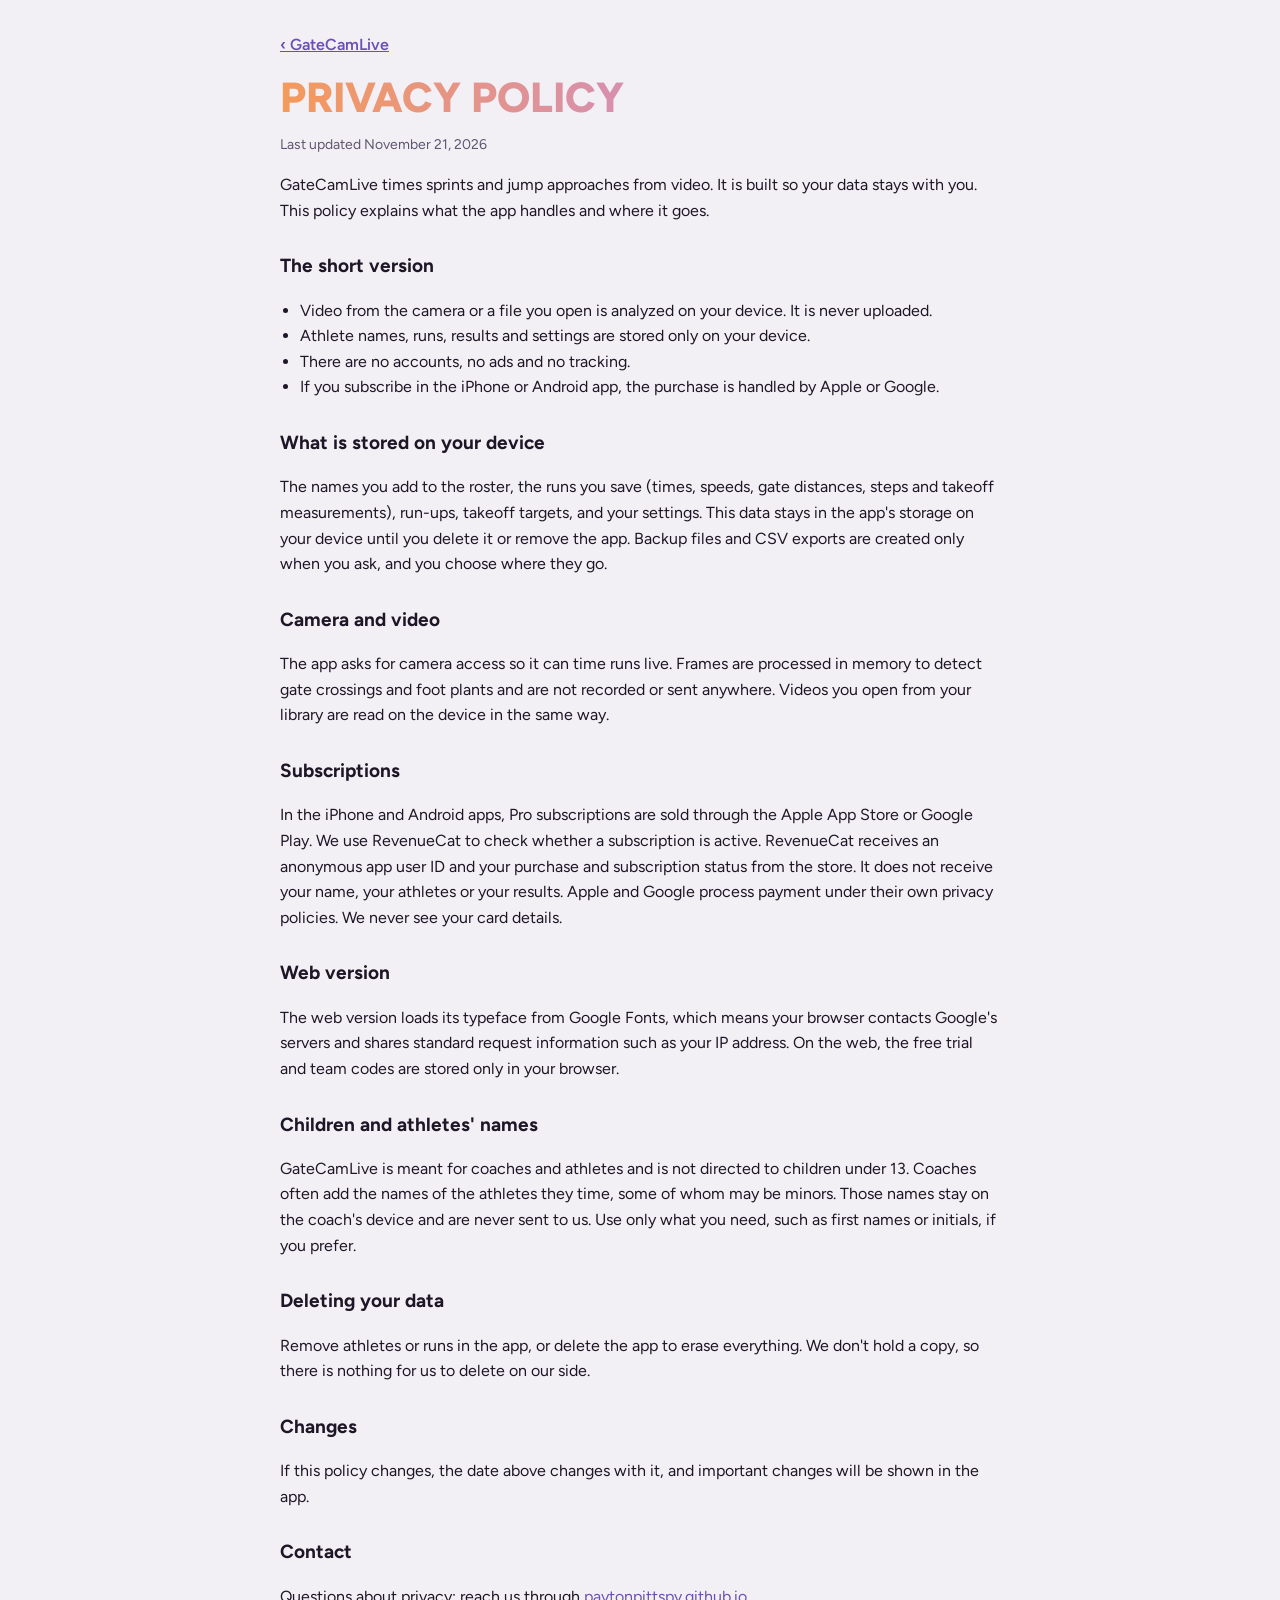
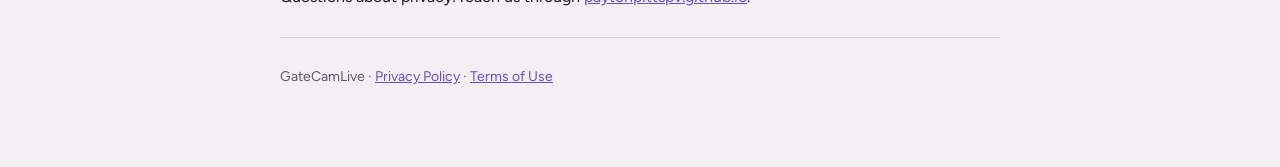
<file: gatecam/privacy.html>
<!doctype html><html lang="en"><head><meta charset="utf-8"><meta name="viewport" content="width=device-width,initial-scale=1">
<title>Privacy Policy · GateCamLive</title><meta name="theme-color" content="#18121F">
<link rel="preconnect" href="https://fonts.googleapis.com"><link href="https://fonts.googleapis.com/css2?family=Figtree:wght@400;600;800&display=swap" rel="stylesheet">
<style>
:root{--bg:#F2F0F5;--ink:#1D1626;--muted:#5E5670;--line:#DAD4E3;--brand:#6B4FB8}
@media (prefers-color-scheme:dark){:root{--bg:#18121F;--ink:#F3EEF9;--muted:#B7ADC8;--line:#4D4266;--brand:#C4A6FF}}
body{margin:0;background:var(--bg);color:var(--ink);font:16px/1.6 Figtree,system-ui,sans-serif}
main{max-width:720px;margin:0 auto;padding:32px 16px 64px}
h1{font-weight:800;font-size:clamp(30px,6vw,42px);line-height:1.05;margin:0 0 6px;text-transform:uppercase;background:linear-gradient(90deg,#F59A5B,#D58FB3,#B48BF2);-webkit-background-clip:text;background-clip:text;color:transparent}
h2{font-size:19px;margin:28px 0 6px}p,li{color:var(--ink)}.m{color:var(--muted);font-size:14px}
a{color:var(--brand)}ul{padding-left:20px}hr{border:0;border-top:1px solid var(--line);margin:28px 0}
.back{display:inline-block;margin-bottom:18px;font-weight:600}
</style></head><body><main><a class="back" href="./">‹ GateCamLive</a>
<h1>Privacy Policy</h1><p class="m">Last updated November 21, 2026</p>
<p>GateCamLive times sprints and jump approaches from video. It is built so your data stays with you. This policy explains what the app handles and where it goes.</p>
<h2>The short version</h2>
<ul><li>Video from the camera or a file you open is analyzed on your device. It is never uploaded.</li>
<li>Athlete names, runs, results and settings are stored only on your device.</li>
<li>There are no accounts, no ads and no tracking.</li>
<li>If you subscribe in the iPhone or Android app, the purchase is handled by Apple or Google.</li></ul>
<h2>What is stored on your device</h2>
<p>The names you add to the roster, the runs you save (times, speeds, gate distances, steps and takeoff measurements), run-ups, takeoff targets, and your settings. This data stays in the app's storage on your device until you delete it or remove the app. Backup files and CSV exports are created only when you ask, and you choose where they go.</p>
<h2>Camera and video</h2>
<p>The app asks for camera access so it can time runs live. Frames are processed in memory to detect gate crossings and foot plants and are not recorded or sent anywhere. Videos you open from your library are read on the device in the same way.</p>
<h2>Subscriptions</h2>
<p>In the iPhone and Android apps, Pro subscriptions are sold through the Apple App Store or Google Play. We use RevenueCat to check whether a subscription is active. RevenueCat receives an anonymous app user ID and your purchase and subscription status from the store. It does not receive your name, your athletes or your results. Apple and Google process payment under their own privacy policies. We never see your card details.</p>
<h2>Web version</h2>
<p>The web version loads its typeface from Google Fonts, which means your browser contacts Google's servers and shares standard request information such as your IP address. On the web, the free trial and team codes are stored only in your browser.</p>
<h2>Children and athletes' names</h2>
<p>GateCamLive is meant for coaches and athletes and is not directed to children under 13. Coaches often add the names of the athletes they time, some of whom may be minors. Those names stay on the coach's device and are never sent to us. Use only what you need, such as first names or initials, if you prefer.</p>
<h2>Deleting your data</h2>
<p>Remove athletes or runs in the app, or delete the app to erase everything. We don't hold a copy, so there is nothing for us to delete on our side.</p>
<h2>Changes</h2>
<p>If this policy changes, the date above changes with it, and important changes will be shown in the app.</p>
<h2>Contact</h2>
<p>Questions about privacy: reach us through <a href="https://paytonpittspv.github.io/">paytonpittspv.github.io</a>.</p>
<hr><p class="m">GateCamLive · <a href="privacy.html">Privacy Policy</a> · <a href="terms.html">Terms of Use</a></p></main></body></html>
</file>
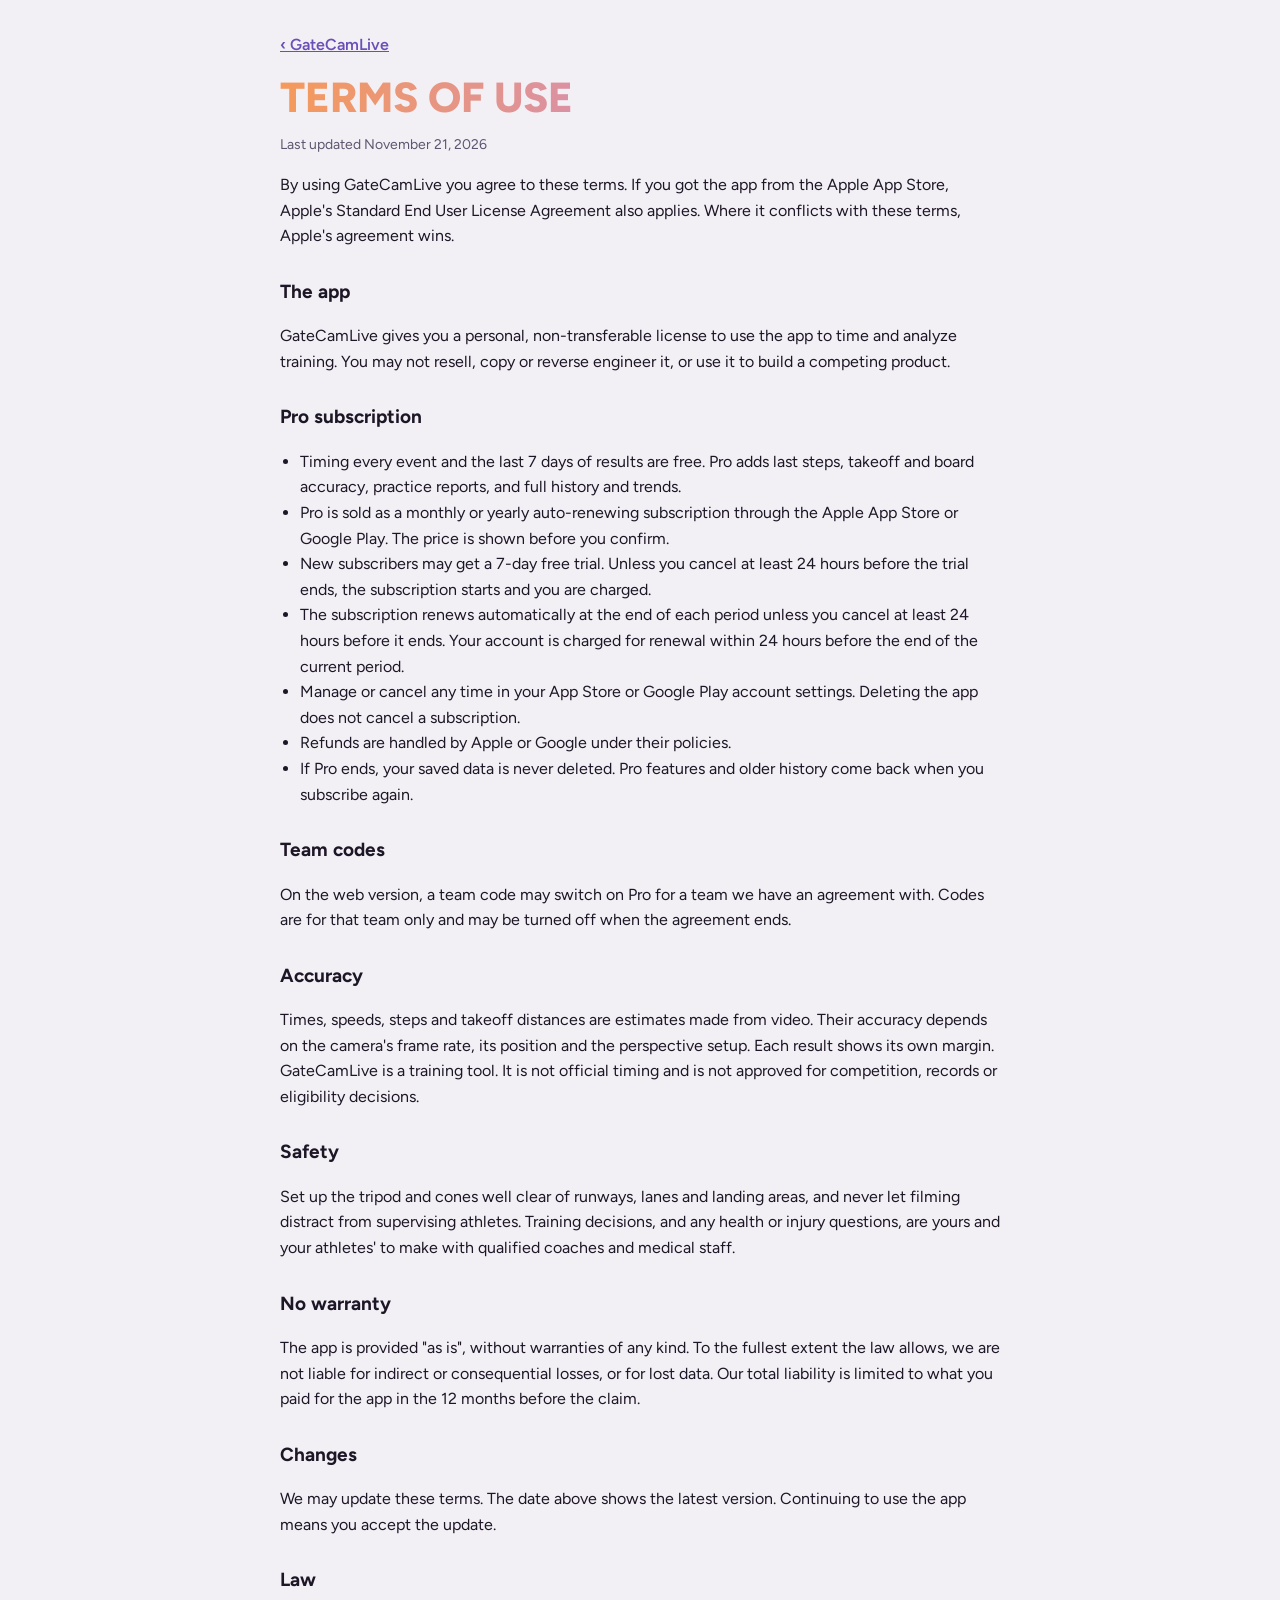
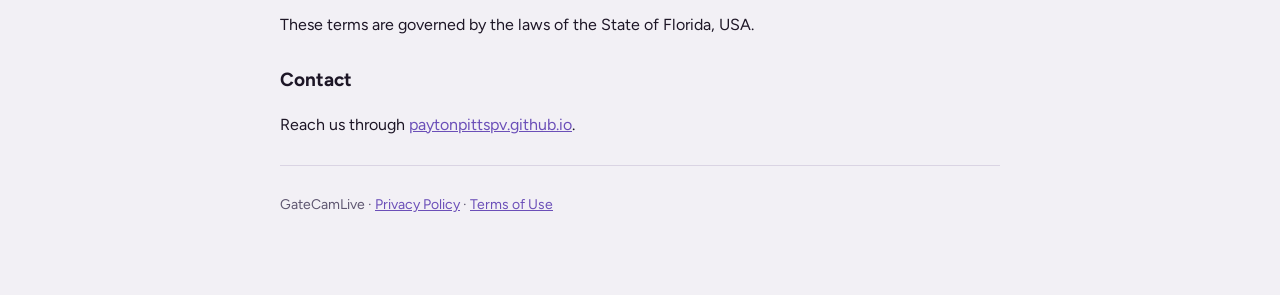
<file: gatecam/terms.html>
<!doctype html><html lang="en"><head><meta charset="utf-8"><meta name="viewport" content="width=device-width,initial-scale=1">
<title>Terms of Use · GateCamLive</title><meta name="theme-color" content="#18121F">
<link rel="preconnect" href="https://fonts.googleapis.com"><link href="https://fonts.googleapis.com/css2?family=Figtree:wght@400;600;800&display=swap" rel="stylesheet">
<style>
:root{--bg:#F2F0F5;--ink:#1D1626;--muted:#5E5670;--line:#DAD4E3;--brand:#6B4FB8}
@media (prefers-color-scheme:dark){:root{--bg:#18121F;--ink:#F3EEF9;--muted:#B7ADC8;--line:#4D4266;--brand:#C4A6FF}}
body{margin:0;background:var(--bg);color:var(--ink);font:16px/1.6 Figtree,system-ui,sans-serif}
main{max-width:720px;margin:0 auto;padding:32px 16px 64px}
h1{font-weight:800;font-size:clamp(30px,6vw,42px);line-height:1.05;margin:0 0 6px;text-transform:uppercase;background:linear-gradient(90deg,#F59A5B,#D58FB3,#B48BF2);-webkit-background-clip:text;background-clip:text;color:transparent}
h2{font-size:19px;margin:28px 0 6px}p,li{color:var(--ink)}.m{color:var(--muted);font-size:14px}
a{color:var(--brand)}ul{padding-left:20px}hr{border:0;border-top:1px solid var(--line);margin:28px 0}
.back{display:inline-block;margin-bottom:18px;font-weight:600}
</style></head><body><main><a class="back" href="./">‹ GateCamLive</a>
<h1>Terms of Use</h1><p class="m">Last updated November 21, 2026</p>
<p>By using GateCamLive you agree to these terms. If you got the app from the Apple App Store, Apple's Standard End User License Agreement also applies. Where it conflicts with these terms, Apple's agreement wins.</p>
<h2>The app</h2>
<p>GateCamLive gives you a personal, non-transferable license to use the app to time and analyze training. You may not resell, copy or reverse engineer it, or use it to build a competing product.</p>
<h2>Pro subscription</h2>
<ul><li>Timing every event and the last 7 days of results are free. Pro adds last steps, takeoff and board accuracy, practice reports, and full history and trends.</li>
<li>Pro is sold as a monthly or yearly auto-renewing subscription through the Apple App Store or Google Play. The price is shown before you confirm.</li>
<li>New subscribers may get a 7-day free trial. Unless you cancel at least 24 hours before the trial ends, the subscription starts and you are charged.</li>
<li>The subscription renews automatically at the end of each period unless you cancel at least 24 hours before it ends. Your account is charged for renewal within 24 hours before the end of the current period.</li>
<li>Manage or cancel any time in your App Store or Google Play account settings. Deleting the app does not cancel a subscription.</li>
<li>Refunds are handled by Apple or Google under their policies.</li>
<li>If Pro ends, your saved data is never deleted. Pro features and older history come back when you subscribe again.</li></ul>
<h2>Team codes</h2>
<p>On the web version, a team code may switch on Pro for a team we have an agreement with. Codes are for that team only and may be turned off when the agreement ends.</p>
<h2>Accuracy</h2>
<p>Times, speeds, steps and takeoff distances are estimates made from video. Their accuracy depends on the camera's frame rate, its position and the perspective setup. Each result shows its own margin. GateCamLive is a training tool. It is not official timing and is not approved for competition, records or eligibility decisions.</p>
<h2>Safety</h2>
<p>Set up the tripod and cones well clear of runways, lanes and landing areas, and never let filming distract from supervising athletes. Training decisions, and any health or injury questions, are yours and your athletes' to make with qualified coaches and medical staff.</p>
<h2>No warranty</h2>
<p>The app is provided "as is", without warranties of any kind. To the fullest extent the law allows, we are not liable for indirect or consequential losses, or for lost data. Our total liability is limited to what you paid for the app in the 12 months before the claim.</p>
<h2>Changes</h2>
<p>We may update these terms. The date above shows the latest version. Continuing to use the app means you accept the update.</p>
<h2>Law</h2>
<p>These terms are governed by the laws of the State of Florida, USA.</p>
<h2>Contact</h2>
<p>Reach us through <a href="https://paytonpittspv.github.io/">paytonpittspv.github.io</a>.</p>
<hr><p class="m">GateCamLive · <a href="privacy.html">Privacy Policy</a> · <a href="terms.html">Terms of Use</a></p></main></body></html>
</file>
<file: assets/style.css>
:root {
  --bg: #f6f7f9;
  --surface: #ffffff;
  --surface-2: #eef1f5;
  --text: #121620;
  --muted: #5b6475;
  --line: #dde2ea;
  --accent: #7c3aed;
  --accent-ink: #ffffff;
  --good: #1f9d6b;
  --warn: #d98a00;
  --bad: #d64545;
  --chart-1: #7c3aed;
  --chart-2: #c026d3;
  --chart-3: #8a94a6;
  --radius: 12px;
  --shadow: 0 1px 2px rgba(16, 22, 32, .06), 0 4px 16px rgba(16, 22, 32, .05);
  color-scheme: light;
}
@media (prefers-color-scheme: dark) {
  :root {
    --bg: #0d1117;
    --surface: #151b24;
    --surface-2: #1c2430;
    --text: #e8ecf2;
    --muted: #96a0b2;
    --line: #273142;
    --accent: #a78bfa;
    --accent-ink: #14101f;
    --good: #3ccf91;
    --warn: #f2b134;
    --bad: #ff6b6b;
    --chart-1: #a78bfa;
    --chart-2: #f0abfc;
    --chart-3: #6c778a;
    --shadow: none;
    color-scheme: dark;
  }
}

* { box-sizing: border-box; }
html { -webkit-text-size-adjust: 100%; }
body {
  margin: 0;
  background: var(--bg);
  color: var(--text);
  font: 15px/1.5 "Inter", system-ui, -apple-system, "Segoe UI", Roboto, sans-serif;
}
a { color: var(--accent); }
h1, h2, h3 { line-height: 1.2; margin: 0 0 .4em; letter-spacing: -.01em; }
h1 { font-size: clamp(26px, 5vw, 36px); }
h2 { font-size: 20px; }
h3 { font-size: 16px; }
p { margin: 0 0 1em; }
.muted { color: var(--muted); }
.small { font-size: 13px; }
.num { font-variant-numeric: tabular-nums; }

.wrap { max-width: 1040px; margin: 0 auto; padding: 0 16px; }

.topbar {
  border-bottom: 1px solid var(--line);
  background: var(--surface);
}
.topbar .wrap {
  display: flex; align-items: center; justify-content: space-between;
  gap: 12px; height: 56px;
}
.brand { font-weight: 700; color: var(--text); text-decoration: none; }
.brand span { color: var(--accent); }
.topbar nav { display: flex; gap: 14px; flex-wrap: wrap; }
.topbar nav a { color: var(--muted); text-decoration: none; font-size: 14px; }
.topbar nav a:hover, .topbar nav a[aria-current] { color: var(--text); }

header.page { padding: 28px 0 8px; }
main { padding-bottom: 48px; }

.card {
  background: var(--surface);
  border: 1px solid var(--line);
  border-radius: var(--radius);
  padding: 18px;
  box-shadow: var(--shadow);
}
.grid { display: grid; gap: 16px; }
.grid.two { grid-template-columns: repeat(auto-fit, minmax(300px, 1fr)); }
.grid.three { grid-template-columns: repeat(auto-fit, minmax(240px, 1fr)); }
.stack > * + * { margin-top: 16px; }

.row { display: flex; gap: 10px; flex-wrap: wrap; align-items: end; }
label { display: grid; gap: 4px; font-size: 13px; color: var(--muted); }
input, select {
  font: inherit; color: var(--text);
  background: var(--surface-2);
  border: 1px solid var(--line);
  border-radius: 8px;
  padding: 8px 10px;
  min-width: 0;
}
input:focus, select:focus, button:focus-visible { outline: 2px solid var(--accent); outline-offset: 1px; }
input[type="number"] { width: 100%; }
input[type="range"] { padding: 0; accent-color: var(--accent); }

button, .btn {
  font: inherit; font-weight: 600; font-size: 14px;
  border: 1px solid var(--line);
  background: var(--surface-2);
  color: var(--text);
  border-radius: 8px;
  padding: 8px 14px;
  cursor: pointer;
  text-decoration: none;
  display: inline-flex; align-items: center; gap: 6px;
}
button.primary, .btn.primary { background: var(--accent); border-color: var(--accent); color: var(--accent-ink); }
button.ghost { background: transparent; }
button:hover { filter: brightness(1.05); }

.seg { display: inline-flex; border: 1px solid var(--line); border-radius: 8px; overflow: hidden; }
.seg button { border: 0; border-radius: 0; background: transparent; padding: 6px 12px; }
.seg button[aria-pressed="true"] { background: var(--accent); color: var(--accent-ink); }

.table-wrap { overflow-x: auto; }
table { width: 100%; border-collapse: collapse; font-size: 14px; }
th, td { text-align: left; padding: 9px 10px; border-bottom: 1px solid var(--line); white-space: nowrap; }
th { font-size: 12px; text-transform: uppercase; letter-spacing: .04em; color: var(--muted); font-weight: 600; }
td.r, th.r { text-align: right; }
tbody tr:hover { background: var(--surface-2); }

.pill {
  display: inline-block; font-size: 12px; font-weight: 600;
  padding: 2px 8px; border-radius: 999px;
  background: var(--surface-2); color: var(--muted);
}
.pill.good { background: color-mix(in srgb, var(--good) 16%, transparent); color: var(--good); }
.pill.warn { background: color-mix(in srgb, var(--warn) 18%, transparent); color: var(--warn); }
.pill.bad  { background: color-mix(in srgb, var(--bad) 16%, transparent); color: var(--bad); }

.stat { display: grid; gap: 2px; }
.stat .k { font-size: 12px; color: var(--muted); text-transform: uppercase; letter-spacing: .04em; }
.stat .v { font-size: 28px; font-weight: 700; font-variant-numeric: tabular-nums; }
.stat .v small { font-size: 14px; font-weight: 500; color: var(--muted); }

.note {
  border-left: 3px solid var(--accent);
  background: var(--surface-2);
  padding: 10px 12px; border-radius: 0 8px 8px 0;
  font-size: 13px; color: var(--muted);
}

footer.site { border-top: 1px solid var(--line); padding: 20px 0; color: var(--muted); font-size: 13px; }
footer.site .copy { margin-top: 6px; }

svg text { fill: var(--muted); font: 11px system-ui, sans-serif; }

@media (max-width: 560px) {
  .topbar nav { display: none; }
  .stat .v { font-size: 24px; }
}
</file>
<file: assets/lab.css>
/* Shared editorial look for the Vault Calculator, Testing Day Sheet and Jump Tracker. */
:root {
  --bg: #f3f2ef;
  --surface: #f8f7f4;
  --surface-2: #eceae5;
  --text: #22201c;
  --muted: #77736b;
  --line: #e2dfd8;
  --accent: #6d28d9;
  --accent-soft: rgba(109, 40, 217, .14);
  --accent-ink: #ffffff;
  --detail: rgba(109, 40, 217, .35);
  --good: #1f8a5b;
  --warn: #b7791f;
  --bad: #c0392b;
  --chart-1: #6d28d9;
  --chart-2: #b48bf2;
  --chart-3: #a19c92;
  --shadow: none;
  --serif: "Source Serif 4", "Newsreader", Georgia, "Times New Roman", serif;
  color-scheme: light;
}
@media (prefers-color-scheme: dark) {
  :root {
    --bg: #15131a;
    --surface: #1c1a22;
    --surface-2: #26232e;
    --text: #efedf3;
    --muted: #9d98a8;
    --line: #2f2b38;
    --accent: #b49cff;
    --accent-soft: rgba(180, 156, 255, .16);
    --accent-ink: #15131a;
    --detail: rgba(180, 156, 255, .38);
    --good: #4cc38a;
    --warn: #e0a84a;
    --bad: #ff7b6e;
    --chart-1: #b49cff;
    --chart-2: #e3b8ff;
    --chart-3: #6f6a7b;
    color-scheme: dark;
  }
}

body { background: var(--bg); }
.topbar { background: var(--bg); }
main.lab { max-width: 760px; }

/* headline block */
.lab-head { padding: 34px 0 6px; }
.lab-head .eyebrow { font-size: 12px; font-weight: 600; letter-spacing: .1em; text-transform: uppercase; color: var(--accent); }
.lab-head h1 { font-family: var(--serif); font-weight: 600; font-size: clamp(34px, 7vw, 52px); letter-spacing: -.01em; margin: 6px 0 4px; }
.lab-head .sub { color: var(--muted); font-size: 17px; margin: 0; }
.lab-head p.lede { color: var(--muted); max-width: 620px; margin: 12px 0 0; }

.name-serif { font-family: var(--serif); font-weight: 600; letter-spacing: -.01em; font-size: clamp(30px, 6vw, 42px); line-height: 1.1; margin: 0; }
.subline { color: var(--muted); font-size: 16px; margin: 4px 0 0; }

/* panels */
.panel { background: var(--surface); border: 1px solid var(--line); border-radius: 16px; padding: 20px; }
.panel.flat { background: transparent; border: 0; padding: 0; }
.section-label { font-size: 15px; font-weight: 600; color: var(--muted); margin: 0 0 10px; }

/* big stat boxes */
.bigstats { display: grid; grid-template-columns: repeat(auto-fit, minmax(150px, 1fr)); gap: 14px; }
.bigstat { background: var(--surface); border: 1px solid var(--line); border-radius: 16px; padding: 16px 20px 14px; min-width: 0; }
.bigstat .k { font-size: 14px; color: var(--muted); font-weight: 500; white-space: nowrap; overflow: hidden; text-overflow: ellipsis; }
.bigstat .v { font-size: clamp(40px, 9vw, 60px); font-weight: 700; letter-spacing: -.03em; line-height: 1; margin-top: 8px; font-variant-numeric: tabular-nums; white-space: nowrap; }
.bigstat .v small { font-size: 16px; font-weight: 500; letter-spacing: 0; color: var(--muted); margin-left: 3px; }
.bigstat .s { font-size: 13px; color: var(--muted); margin-top: 6px; }
.bigstat.accent .v { color: var(--accent); }

/* chart block */
.chart-head { display: flex; justify-content: space-between; align-items: baseline; gap: 10px; flex-wrap: wrap; margin-bottom: 6px; }
.chart-head .section-label { margin: 0; }
.legend2 { display: flex; gap: 14px; font-size: 13px; color: var(--muted); }
.legend2 i { display: inline-block; width: 16px; height: 3px; border-radius: 2px; vertical-align: middle; margin-right: 6px; background: var(--chart-1); }
.legend2 i.detail { background: var(--detail); height: 2px; }
.legend2 i.base { background: none; border-top: 2px dashed var(--chart-3); height: 0; }
svg.lab-chart { width: 100%; display: block; overflow: visible; }
svg.lab-chart text { fill: var(--muted); font: 12px Inter, system-ui, sans-serif; }
svg.lab-chart .tip rect { fill: var(--surface); stroke: var(--line); }
svg.lab-chart .tip text { fill: var(--text); font-weight: 600; font-size: 13px; }

/* split rows */
.rows { display: grid; }
.rows .r { display: grid; grid-template-columns: 1fr auto minmax(84px, auto); gap: 14px; align-items: baseline; padding: 13px 0; border-bottom: 1px solid var(--line); }
.rows .r:first-child { border-top: 0; }
.rows .r .l { font-size: 17px; min-width: 0; }
.rows .r .l small { display: block; font-size: 13px; color: var(--muted); }
.rows .r .m { color: var(--muted); font-size: 15px; font-variant-numeric: tabular-nums; text-align: right; white-space: nowrap; }
.rows .r .b { font-weight: 700; font-size: 19px; text-align: right; font-variant-numeric: tabular-nums; white-space: nowrap; }
.rows .r.hl .l, .rows .r.hl .b { color: var(--accent); }
.rows .r.click { cursor: pointer; }
.rows .r.click:hover .l { color: var(--accent); }
.summary { display: flex; justify-content: space-between; align-items: baseline; gap: 12px; flex-wrap: wrap; padding: 18px 0 4px; }
.summary .l { font-size: 18px; }
.summary .b { font-size: clamp(20px, 4.5vw, 26px); font-weight: 700; color: var(--accent); font-variant-numeric: tabular-nums; }
.summary .b.bad { color: var(--bad); }
.summary .b.warn { color: var(--warn); }
.summary .b.good { color: var(--good); }

/* controls */
.lab input, .lab select { background: var(--surface); border-color: var(--line); }
.lab button, .lab .btn { background: var(--surface); border-color: var(--line); }
.lab button.primary { background: var(--accent); border-color: var(--accent); color: var(--accent-ink); }
.seg { background: var(--surface); }
.seg button { background: transparent; }
.pill-tabs { display: flex; gap: 6px; flex-wrap: wrap; }
.pill-tabs button { border-radius: 999px; padding: 6px 13px; font-size: 13px; }
.pill-tabs button[aria-pressed="true"] { background: var(--accent); border-color: var(--accent); color: var(--accent-ink); }
.dotlbl { display: inline-block; width: 8px; height: 8px; border-radius: 50%; margin-right: 6px; vertical-align: middle; }
.lab .note { background: var(--surface); border-left-color: var(--accent); }
.lab details summary { cursor: pointer; font-weight: 600; }
.foot-note { font-size: 13px; color: var(--muted); }

@media (max-width: 520px) {
  .rows .r { grid-template-columns: 1fr auto auto; gap: 10px; }
  .rows .r .l { font-size: 16px; }
  .rows .r .b { font-size: 17px; }
  .panel { padding: 16px; }
}

/* per-app accents: Vault Energy keeps the purple above, Jump Tracker is blue, Testing Day is indigo */
html.t-blue { --accent: #1d5fd1; --accent-soft: rgba(29, 95, 209, .13); --detail: rgba(29, 95, 209, .35); --chart-1: #1d5fd1; --chart-2: #7fb0f5; }
html.t-indigo { --accent: #4338ca; --accent-soft: rgba(67, 56, 202, .13); --detail: rgba(67, 56, 202, .35); --chart-1: #4338ca; --chart-2: #9fa6f2; }
@media (prefers-color-scheme: dark) {
  html.t-blue { --accent: #7cb2ff; --accent-soft: rgba(124, 178, 255, .16); --detail: rgba(124, 178, 255, .38); --chart-1: #7cb2ff; --chart-2: #b9d7ff; }
  html.t-indigo { --accent: #a5adff; --accent-soft: rgba(165, 173, 255, .16); --detail: rgba(165, 173, 255, .38); --chart-1: #a5adff; --chart-2: #cfd3ff; }
}
</file>
